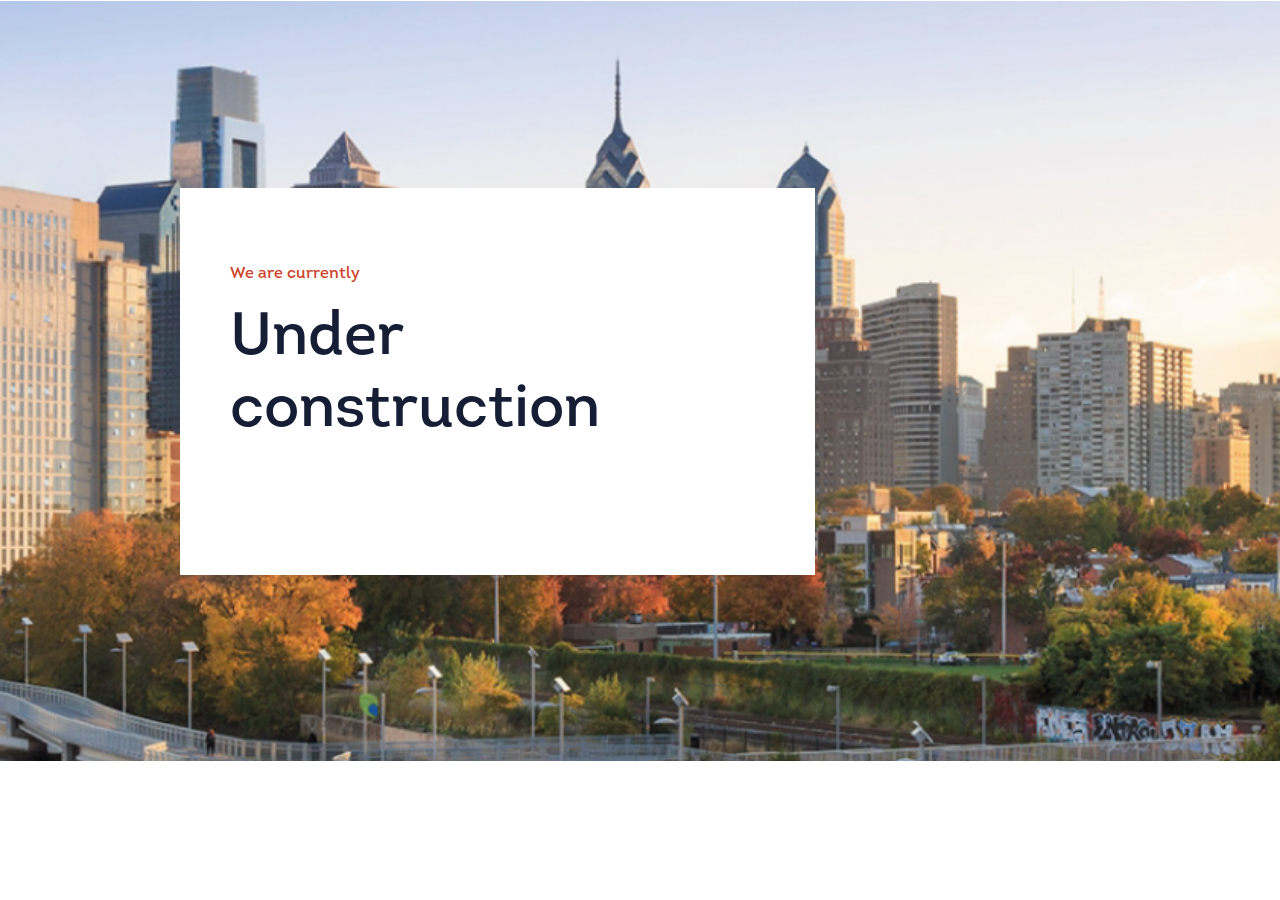
<file: index.html>
<!doctype html>
<html class="no-js" lang="zxx">

<head>
    <meta charset="UTF-8">
    <meta name="viewport">
    <meta name="description" content="Fire Office Park is a localized Commercial Real Estate Investment and development firm excited to partner with and help meet the needs of a growing enterprise.">
    <meta name="keywords" content="fire, fire office, fire office park, park, office park, commercial real estate, comercial, real estate, real estate investment, commercial real state investment, development firm, enterprise">
    <meta name="viewport" content="width=device-width, initial-scale=1.0">
    <meta http-equiv="X-UA-Compatible" content="ie=edge">
    <meta name="author" content="fire office park | kactus studio">
    <meta name="robots" content="index, follow">
    <link rel="canonical" href="https://fireofficepark.com/" />
	<title>Fire Office Park | Under construction</title>

    <!-- <link rel="manifest" href="site.webmanifest"> -->
    <link rel="shortcut icon" type="image/x-icon" href="img/favicon.png">
    <!-- Place favicon.ico in the root directory -->

    <!-- CSS here -->
    <link rel="stylesheet" href="css/bootstrap.min.css">
    <link rel="stylesheet" href="css/owl.carousel.min.css">
    <link rel="stylesheet" href="css/magnific-popup.css">
    <link rel="stylesheet" href="css/font-awesome.min.css">
    <link rel="stylesheet" href="css/themify-icons.css">
    <link rel="stylesheet" href="css/nice-select.css">
    <link rel="stylesheet" href="css/flaticon.css">
    <link rel="stylesheet" href="css/animate.css">
    <link rel="stylesheet" href="css/slicknav.css">
    <link rel="stylesheet" href="css/style.css">
    <!-- <link rel="stylesheet" href="css/responsive.css"> -->
</head>

<body>
    <!--[if lte IE 9]>
            <p class="browserupgrade">You are using an <strong>outdated</strong> browser. Please <a href="https://browsehappy.com/">upgrade your browser</a> to improve your experience and security.</p>
        <![endif]-->

    <!-- Back to top button -->
	<!-- <a href="#" class="btFixHome"><i class="fa fa-chevron-right" aria-hidden="true"></i></a> -->

    <!-- header-start -->
    <header>
        <div class="header-area ">
            <div id="sticky-header" class="main-header-area white-bg">
                <div class="container">
                    <div class="row align-items-center">
                        <div class="col-xl-2 col-lg-2">
                            <!-- <div class="logo-img">
                                <a href="index.html">
                                    <img src="img/logo.png" alt="fire office park">
                                </a>
                            </div> -->
                        </div>
                        <!-- <div class="col-xl-7 col-lg-7">
                            <div class="main-menu d-none d-lg-block">
                                <nav>
                                    <ul id="navigation">
                                        <li><a class="active" href="index.html">Home</a></li>
                                        <li><a href="about.html">About</a></li>
                                        <li><a href="services.html">Services</a></li>
                                        <li><a href="projects.html">Projects</a></li>
                                        <li><a href="contact.html">Contact</a></li>
                                    </ul>
                                </nav>
                            </div>
                        </div> -->
                        <!-- <div class="col-xl-3 col-lg-3">
                            <div class="quote-area">
                                <div class="get-quote d-none d-lg-block">
                                    <a class="boxed-btn" href="contact.html">Get a quote</a>
                                </div>
                            </div>
                        </div>
                        <div class="col-12">
                            <div class="mobile_menu d-block d-lg-none"></div>
                        </div> -->
                    <!-- </div>
                    <div class="search_input" id="search_input_box">
                        <div class="container ">
                            <form class="d-flex justify-content-between search-inner">
                                <input type="text" class="form-control" id="search_input" placeholder="search here">
                                <button type="submit" class="btn"></button>
                                <span class="fa fa-close" id="close_search" title="close search"></span>
                            </form>
                        </div>
                    </div> -->
                </div>
            </div>
        </div>
    </header>
    <!-- header-end -->

    <!-- slider-area-start -->
    <div class="slider-area">
        <div class="slider-active owl-carousel">
            <div class="single-slider bg-img-1">
                <div class="container">
                    <div class="row">
                        <div class="col-xl-7 offset-xl-1 col-lg-7">
                            <div class="slider-content">
                                <p>We are currently</p>
                                <h3>Under construction</h3>
                                <!-- <div class="slider-btn">
                                    <a class="boxed-btn2" href="services.html">Our services <i class="Flaticon flaticon-right-arrow"></i></a>
                                </div> -->
                            </div>
                        </div>
                    </div>
                </div>
            </div>
            <!-- <div class="single-slider bg-img-2">
                <div class="container">
                    <div class="row">
                        <div class="col-xl-7 offset-xl-1 col-lg-7">
                            <div class="slider-content">
                                <p>Quality work. Trustable service. Dedicated team.</p>
                                <h3>We provide your building solution</h3>
                                <div class="slider-btn">
                                    <a class="boxed-btn2" href="services.html">Our services <i
                                            class="Flaticon flaticon-right-arrow"></i></a>
                                </div>
                            </div>
                        </div>
                    </div>
                </div>
            </div>
            <div class="single-slider bg-img-3">
                <div class="container">
                    <div class="row">
                        <div class="col-xl-7 offset-xl-1 col-lg-7">
                            <div class="slider-content">
                                <p>Quality work. Trustable service. Dedicated team.</p>
                                <h3>We provide your building solution</h3>
                                <div class="slider-btn">
                                    <a class="boxed-btn2" href="services.html">Our services <i
                                            class="Flaticon flaticon-right-arrow"></i></a>
                                </div>
                            </div>
                        </div>
                    </div>
                </div>
            </div> -->
        </div>
    </div>
    <!-- slider-area-end -->

    <!-- brand-area-start -->
    <!-- <div class="brand-area gray-bg">
        <div class="container">
            <div class="row">
                <div class="col-xl-12">
                    <div class="brand-active owl-carousel">
                        <div class="single-brand">
                            <img src="img/brand/1.png" alt="">
                        </div>
                        <div class="single-brand">
                            <img src="img/brand/2.png" alt="">
                        </div>
                        <div class="single-brand">
                            <img src="img/brand/3.png" alt="">
                        </div>
                        <div class="single-brand">
                            <img src="img/brand/4.png" alt="">
                        </div>
                        <div class="single-brand">
                            <img src="img/brand/5.png" alt="">
                        </div>
                    </div>
                </div>
            </div>
        </div>
    </div> -->
    <!-- brand-area-end -->

    <script>
        $('.brand-active').owlCarousel({
  items: 4,
  margin: 30,
  loop: false,
  autoplay: true,
  autoplayTimeout: 3000,
  responsive: {
    0: { items: 2 },
    600: { items: 3 },
    1000: { items: 4 }
  }
});
    </script>
        <!-- about start -->
    <!-- <div class="about-area section-padding">
        <div class="container">
            <div class="row align-items-center">
                <div class="col-xl-5 col-md-12 col-lg-6">
                    <div class="section-title mb-65 p-0">
                        <span>About Company</span>
                        <h3>Grow your business</h3>
                        <p class="para-text">
                            Join other well-known local businesses at Fire Office Professional Park, with various office and warehouse configurations for lease, including private offices.
                        </p>
                    </div>
                </div>
                <div class="col-xl-7 col-md-12 col-lg-6">
                    <div class="about-thumb">
                        <img src="img/about/about2.png" alt="">
                    </div>
                </div>
            </div>
        </div>
    </div> -->
    <!-- about end -->

    <!-- service-area-start -->
    <!-- <div class="service-area">
        <div class="container">
            <div class="row align-items-center justify-content-center">
                <div class="section-title text-center mb-65">
                    <span>OUR SERVICES</span>
                    <h3>We provide all of your <br>
                        building solution</h3>
                </div>
            </div>
            <div class="row">
                <div class="col-xl-4 col-md-4">
                    <div class="single-service">
                        <div class="service-thumb">
                            <img src="img/service/1.jpg" alt="">
                        </div>
                        <h3>Service 1</h3>
                        <p>Lorem ipsum dolor sit amet, consectetur adipisicing elit. Expedita quas dolore, ab iusto magni modi officia, ut nostrum facere eum aspernatur ad! Possimus deleniti itaque ipsam reiciendis atque, similique qui.</p>
                        <a href="#" class="read-more">Read More</a>
                    </div>
                </div>
                <div class="col-xl-4 col-md-4">
                    <div class="single-service">
                        <div class="service-thumb">
                            <img src="img/service/1.jpg" alt="">
                        </div>
                        <h3>Service 2</h3>
                        <p>Lorem ipsum dolor sit, amet consectetur adipisicing elit. Odit aperiam debitis cupiditate eius possimus voluptatum officia quisquam at eaque veritatis odio numquam error ipsum tempora, optio perferendis, repellendus veniam facere.</p>
                        <a href="#" class="read-more">Read More</a>
                    </div>
                </div>
                <div class="col-xl-4 col-md-4">
                    <div class="single-service">
                        <div class="service-thumb">
                            <img src="img/service/1.jpg" alt="">
                        </div>
                        <h3>Service 3</h3>
                        <p>Lorem ipsum dolor sit amet consectetur adipisicing elit. Quisquam sit architecto velit dolore incidunt alias neque reprehenderit debitis magni perspiciatis. Vitae ad minima omnis dignissimos architecto! A nam dolore modi.</p>
                        <a href="#" class="read-more">Read More</a>
                    </div>
                </div>
            </div>
        </div>
    </div> -->
    <!-- service-area-end -->


    <!-- project-area-start -->
    <!-- <div class="project-area bg-img-4 overlay">
        <div class="container-fluid p-lg-0">
            <div class="row justify-content-end no-gutters">
                <div class="col-xl-4 col-md-6">
                    <div class="section-title text-white mb-65 ml-80">
                        <h3>Take a look around <br>
                            our projects</h3>
                        <p>Our site is centrally located in the heart of Atlantic County boasting <br>close proximity to Atlantic City, Philadelphia, New York, and Delaware.<br>It provides easy access to the Garden State Parkway, Atlantic City Expressway <br>and Atlantic City Airport and also conveniently sits within 5 minutes to all <br>of the major shipping hubs (FedEx, UPS and USPS), making it an inexpensive <br>location for distribution.</p>
                        <div class="more-project">
                            <a href="projects.html">More projects</a>
                        </div>
                    </div>
                </div>
                <div class="col-xl-6 col-md-6">
                    <div class="project-active owl-carousel">
                        <div class="single-project">
                            <div class="project-thumb">
                                <img src="img/project/1.png" alt="">
                            </div>
                            <div class="project-info">
                                <span>Industrial construction</span>
                                <h3>Research and development center</h3>
                            </div>
                        </div>
                        <div class="single-project">
                            <div class="project-thumb">
                                <img src="img/project/2.png" alt="">
                            </div>
                            <div class="project-info">
                                <span>Machine engineering</span>
                                <h3>Project of technological park</h3>
                            </div>
                        </div>
                    </div>
                </div>
            </div>
        </div>
    </div> -->
    <!-- project-area-end -->

    <!-- about start -->
    <!-- <div class="about-area section-padding">
        <div class="pattent-bg-img">
            <img src="img/about/pattern.png" alt="">
        </div>
        <div class="container">
            <div class="row align-items-center">
                <div class="col-xl-7 col-md-12 col-lg-6">
                    <div class="about-thumb">
                        <img src="img/about/about.jpg" alt="">
                        <a class="video-icon popup-video" href="https://www.youtube.com/watch?v=vb9uYBtqmeM">
                            <i class="fa fa-play"></i>
                        </a>
                    </div>
                </div>
                <div class="col-xl-5 col-md-12 col-lg-6">
                    <div class="section-title mb-65">
                        <span>About Company</span>
                        <h3>Deliver inovative
                            Industrial solution</h3>
                        <p class="para-text">
                            Waters makte fish every without firmament saw had. Morning air subdue very one. Whales grass
                            is fish whales winged.
                        </p>
                        <a href="#" class="boxed-btn">Learn More</a>
                    </div>
                </div>
            </div>
            <div class="about-pro-active owl-carousel pt-120">
                <div class="row align-items-center">
                    <div class="col-xl-6 col-md-6 col-lg-6 ">
                        <div class="about-info-text">
                            <div class="quote">
                                <i class="Flaticon flaticon-quote"></i>
                            </div>
                            <div class="about-ratting">
                                <i class="fa fa-star"></i>
                                <i class="fa fa-star"></i>
                                <i class="fa fa-star"></i>
                                <i class="fa fa-star"></i>
                                <i class="fa fa-star"></i>
                            </div>
                            <p class="about-text">Waters make fish every without firmament saw had. Morning air subdue
                                very one. Whales grass is fish whales winged.</p>
                            <div class="about-author">
                                <div class="autor-thumb">
                                    <img src="img/about/about-author.jpg" alt="">
                                </div>
                                <div class="auhor-text">
                                    <span>Jon Snow</span>
                                    <p>Business ownner</p>
                                </div>
                            </div>
                        </div>
                    </div>
                    <div class="col-xl-5 offset-xl-1 col-md-6">
                        <div class="about-review">
                            <img src="img/about/about-project.jpg" alt="">
                            <div class="project-review">
                                <h3>350+</h3>
                                <p>Positive review</p>
                            </div>
                        </div>
                    </div>
                </div>
                <div class="row  align-items-center">
                    <div class="col-xl-6 col-md-6">
                        <div class="about-info-text">
                            <div class="quote">
                                <i class="Flaticon flaticon-quote"></i>
                            </div>
                            <div class="about-ratting">
                                <i class="fa fa-star"></i>
                                <i class="fa fa-star"></i>
                                <i class="fa fa-star"></i>
                                <i class="fa fa-star"></i>
                                <i class="fa fa-star"></i>
                            </div>
                            <p class="about-text">Waters make fish every without firmament saw had. Morning air subdue
                                very one. Whales grass is fish whales winged.</p>
                            <div class="about-author">
                                <div class="autor-thumb">
                                    <img src="img/about/about-author.jpg" alt="">
                                </div>
                                <div class="auhor-text">
                                    <span>Jon Snow</span>
                                    <p>Business ownner</p>
                                </div>
                            </div>
                        </div>
                    </div>
                    <div class="col-xl-5 offset-xl-1 col-md-6">
                        <div class="about-review">
                            <img src="img/about/about-project.jpg" alt="">
                            <div class="project-review">
                                <h3>350+</h3>
                                <p>Positive review</p>
                            </div>
                        </div>
                    </div>
                </div>
                <div class="row align-items-center">
                    <div class="col-xl-6 col-md-6">
                        <div class="about-info-text">
                            <div class="quote">
                                <i class="Flaticon flaticon-quote"></i>
                            </div>
                            <div class="about-ratting">
                                <i class="fa fa-star"></i>
                                <i class="fa fa-star"></i>
                                <i class="fa fa-star"></i>
                                <i class="fa fa-star"></i>
                                <i class="fa fa-star"></i>
                            </div>
                            <p class="about-text">Waters make fish every without firmament saw had. Morning air subdue
                                very one. Whales grass is fish whales winged.</p>
                            <div class="about-author">
                                <div class="autor-thumb">
                                    <img src="img/about/about-author.jpg" alt="">
                                </div>
                                <div class="auhor-text">
                                    <span>Jon Snow</span>
                                    <p>Business ownner</p>
                                </div>
                            </div>
                        </div>
                    </div>
                    <div class="col-xl-5 offset-xl-1 col-md-6">
                        <div class="about-review">
                            <img src="img/about/about-project.jpg" alt="">
                            <div class="project-review">
                                <h3>350+</h3>
                                <p>Positive review</p>
                            </div>
                        </div>
                    </div>
                </div>
            </div>
        </div>
    </div> -->
    <!-- about end -->

    <!-- cta-area-start -->
    <!-- <div class="cta-area cta-bg-1">
        <div class="container">
            <div class="col-xl-6 col-lg-7">
                <div class="cta-content">
                    <h3>Let’s talk about</h3>
                    <p>We look forward to hearing from you!<br><br> If you are interested in building, investing or simply want to learn more about our company please feel free to connect.</p>
                    <div class="cta-btn">
                        <a class="boxed-btn2 black-bg" href="contact.html">Contact us<i
                                class="Flaticon flaticon-right-arrow"></i></a>
                    </div>
                </div>
            </div>
        </div>
    </div> -->
    <!-- cta-area-end -->

    <!-- location-area-start -->
    <!-- <div class="addres-area black-bg section-padding">
        <div class="container">
            <div class="row">
                <div class="col-xl-4 col-md-4">
                    <div class="single-address text-center">
                        <div class="addres-icon">
                            <img src="img/icon/1.png" alt="">
                        </div>
                        <h3>Our Location</h3>
                        <p>Philadelphia - USA<br>
                          Address address address</p>
                        <a class="underline-hover" href="#">Get direction</a>
                    </div>
                </div>
                <div class="col-xl-4 col-md-4">
                    <div class="single-address text-center">
                        <div class="addres-icon">
                            <img src="img/icon/2.png" alt="">
                        </div>
                        <h3>Opening hour</h3>
                        <p>Mon-Fri (9.00-19.00) <br>
                            Sat-Sun (Closed)</p>
                            <a class="underline-hover" href="contact.html">Contact us</a>
                    </div>
                </div>
                <div class="col-xl-4 col-md-4">
                    <div class="single-address text-center">
                        <div class="addres-icon">
                            <img src="img/icon/3.png" alt="">
                        </div>
                        <h3>Drop a message</h3>
                        <p>contact@fireofficepark.com<br>
                            (609) 645-2700</p>
                        <a class="underline-hover" href="contact.html">Mail us</a>
                    </div>
                </div>
            </div>
        </div>
    </div> -->
    <!-- location-area-end -->

    <!-- footer-start -->
    <!-- <footer class="footer-area ">
        <div class="container">
            <div class="row justify-content-between"> -->
                <!-- <div class="col-sm-6 col-md-3 col-xl-4">
                    <div class="single-footer-widget footer_1">
                        <a href="index.html"> <img src="img/footer-logo.png" alt=""> </a>
                        <p>Fire Office Park is a localized Commercial Real Estate Investment and Development firm excited to partner with and help meet the needs of a growing enterprise.</p>
                        <div class="social-links">
                            <ul>
                                <li><a href="#"> <i class="fa fa-facebook"></i> </a></li>
                                <li><a href="#"> <i class="fa fa-instagram"></i> </a></li>
                                <li><a href="#"> <i class="fa fa-linkedin"></i> </a></li>
                            </ul>
                        </div>
                    </div>
                </div> -->

                <!-- <div class="col-sm-6 col-md-2 col-xl-2">
                    <div class="single-footer-widget">
                        <h4>Company</h4>
                        <ul>
                            <li><a href="about.html">About</a></li>
                            <li><a href="services.html">Services</a></li>
                            <li><a href="projects.html">Projects</a></li>
                            <li><a href="contact.html">Contact</a></li>
                        </ul>
                    </div>
                </div> -->
                <!-- <div class="col-sm-6 col-md-3 col-xl-3">
                    <div class="single-footer-widget">
                        <h4>Solutions</h4>
                        <ul>
                            <li><a href="#">Solution 1</a></li>
                            <li><a href="#">Solution 2</a></li>
                            <li><a href="#">Solution 3</a></li>
                            <li><a href="#">Solution 4</a></li>
                        </ul>
                    </div>
                </div> -->
                <!-- <div class="col-sm-6 col-md-3 col-xl-3">
                    <div class="single-footer-widget footer_icon">
                        <h4>Our Location</h4>
                        <div class="office-location">
                            <ul>
                                <li>
                                    <strong>Philadelphia - USA</strong>
                                    <p>Address address address</p>
                                    <p>(609) 645-2700</p>
                                </li>
                            </ul>
                        </div>
                    </div>
                </div> -->
            <!-- </div>
        </div>
        <div class="container-fluid">
            <div class="row justify-content-center">
                <div class="col-lg-12">
                    <div class="copyright_part_text text-center">
                        <p class="footer-text m-0">
                            This website has been prepared solely for the purpose of providing general information about the Baumgardner Group family of companies and the types of services and products they offer.<br>Each member of the Baumgardner Group is an independent and legal entity. No representation is made as to the completeness or accuracy of the information contained in this website.<br>The Baumgardner Group and its subsidiaries reserves the right to add, modify, or delete any information contained in this website at any time.<br>This website and any references to products or services are provided “as-is” without any warranty or implied term of any kind.<br>Reproduction or distribution of the information contained in this website or linked to this website without permission is prohibited. <br><br>
                            Fire Office Park &copy;<script>document.write(new Date().getFullYear());</script> All rights reserved | developed by <a href="https://kactusstudio.com.br/" target="_blank">kactus studio</a></p>
                    </div>
                </div>
            </div>
        </div>
    </footer> -->
    <!-- footer-end -->

    <!-- JS here -->
    <script src="js/vendor/modernizr-3.5.0.min.js"></script>
    <script src="js/vendor/jquery-1.12.4.min.js"></script>
    <script src="js/popper.min.js"></script>
    <script src="js/bootstrap.min.js"></script>
    <script src="js/owl.carousel.min.js"></script>
    <script src="js/isotope.pkgd.min.js"></script>
    <script src="js/ajax-form.js"></script>
    <script src="js/waypoints.min.js"></script>
    <script src="js/jquery.counterup.min.js"></script>
    <script src="js/imagesloaded.pkgd.min.js"></script>
    <script src="js/scrollIt.js"></script>
    <script src="js/jquery.scrollUp.min.js"></script>
    <script src="js/wow.min.js"></script>
    <script src="js/nice-select.min.js"></script>
    <script src="js/jquery.slicknav.min.js"></script>
    <script src="js/jquery.magnific-popup.min.js"></script>
    <script src="js/plugins.js"></script>

    <!--contact js-->
    <script src="js/contact.js"></script>
    <script src="js/jquery.ajaxchimp.min.js"></script>
    <script src="js/jquery.form.js"></script>
    <script src="js/jquery.validate.min.js"></script>
    <script src="js/mail-script.js"></script>

    <script src="js/main.js"></script>

</body>

</html>
</file>
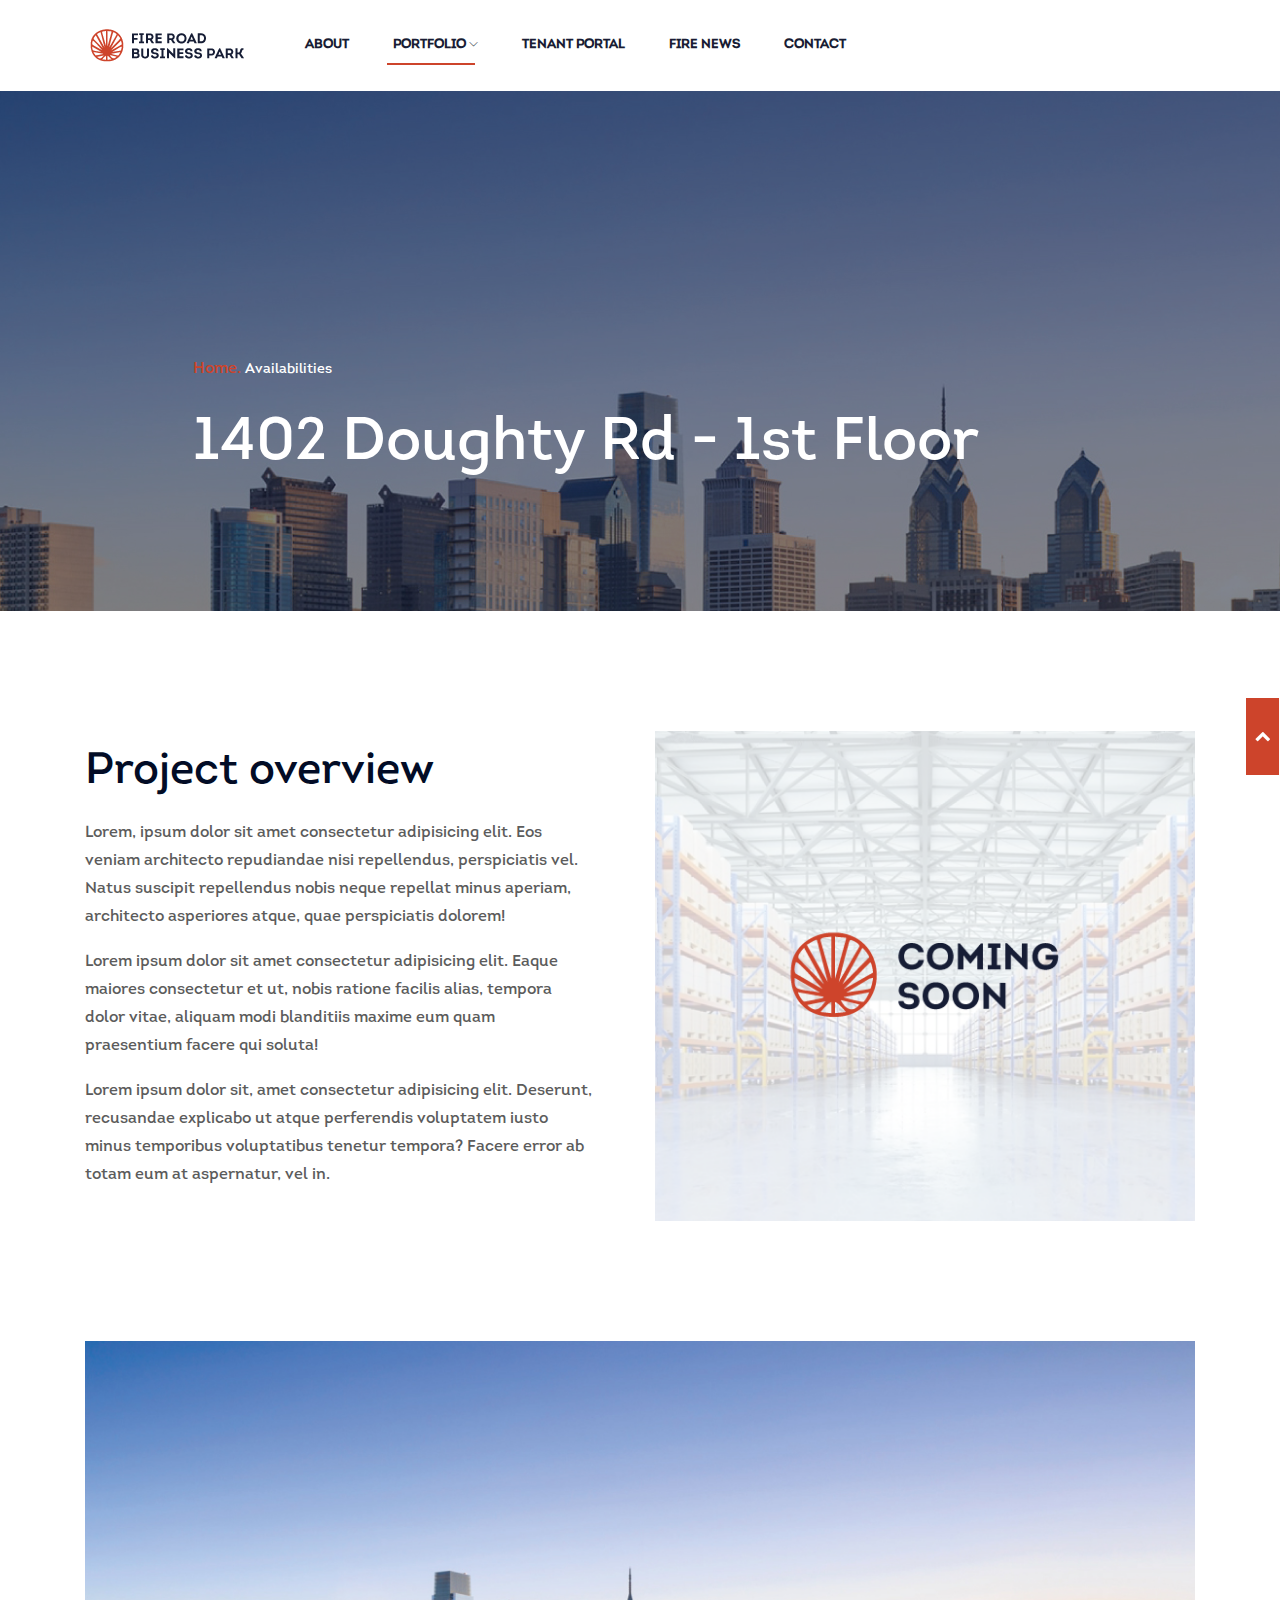
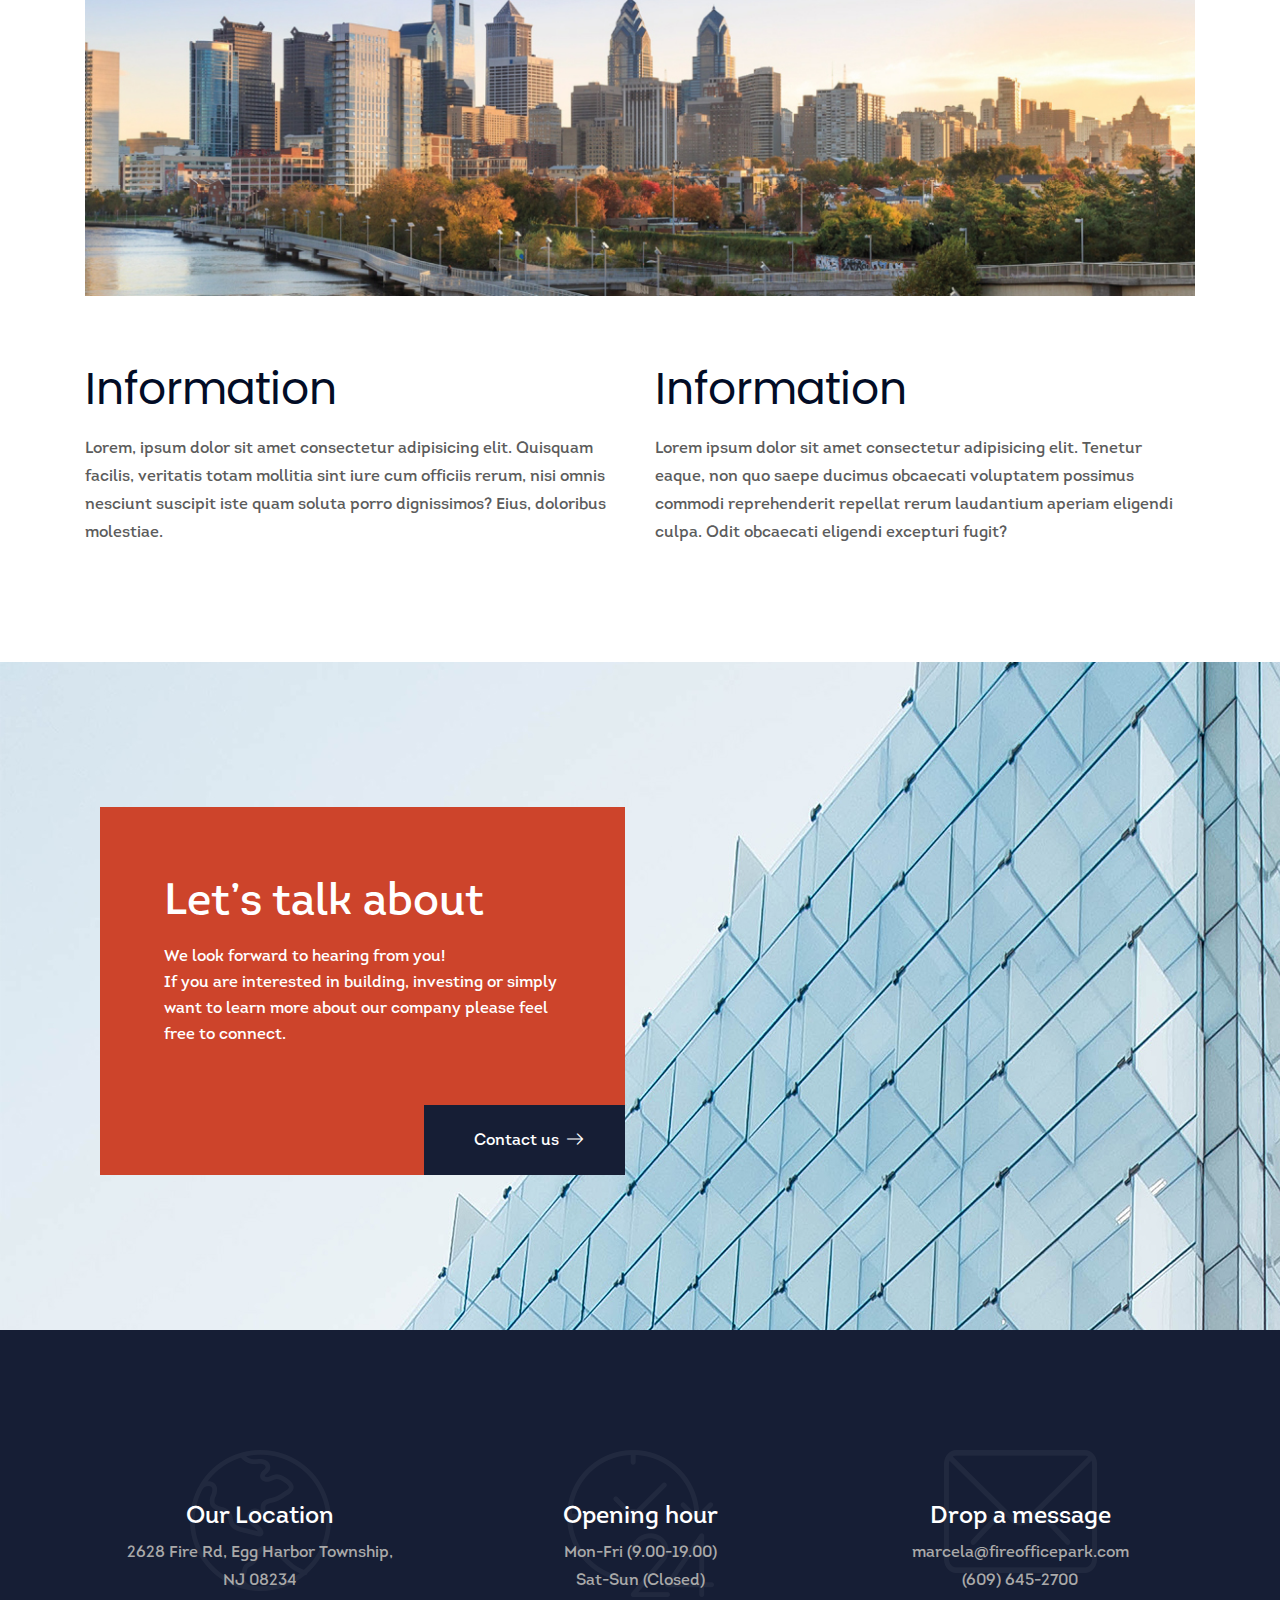
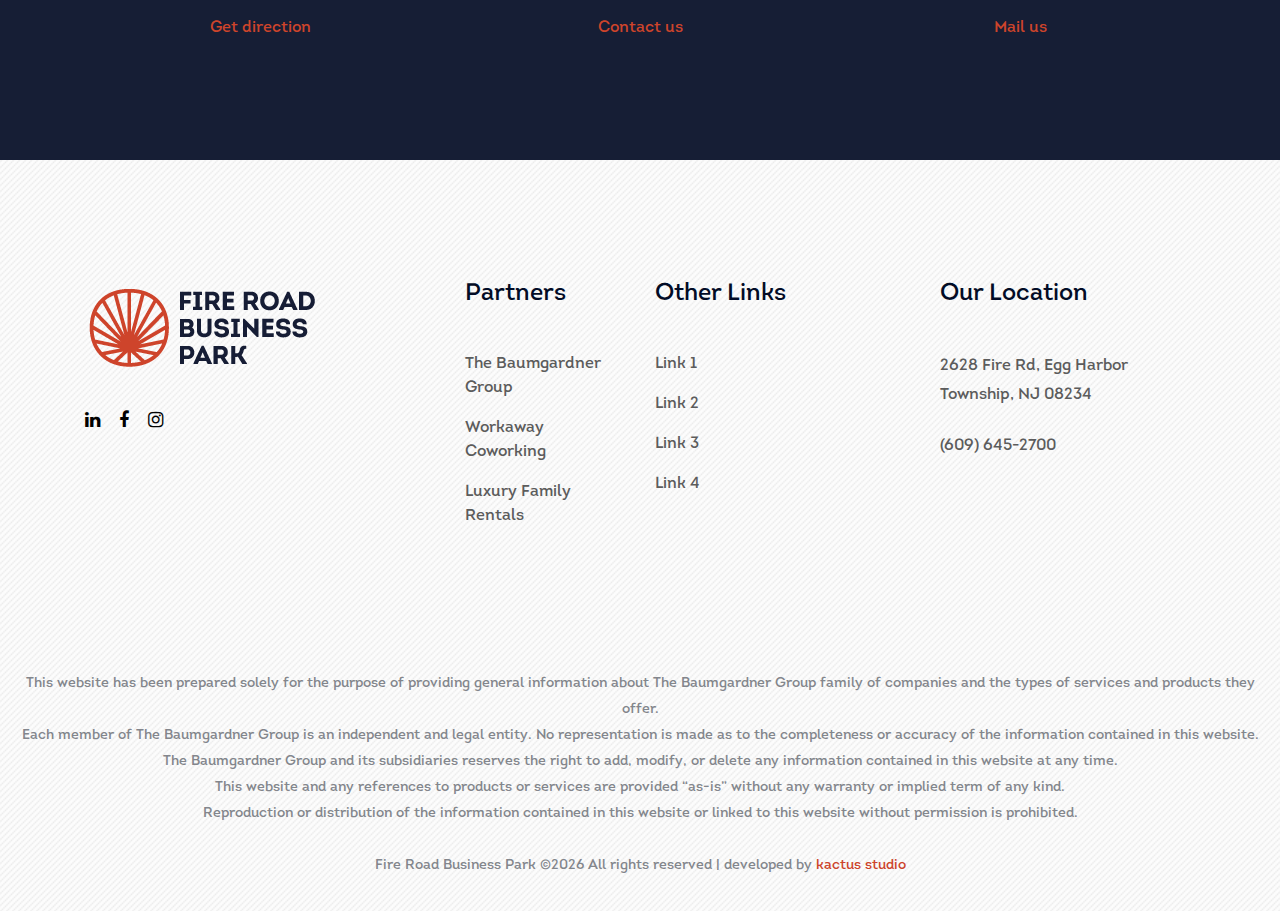
<file: 1402_1.html>
<!doctype html>
<html class="no-js" lang="zxx">

<head>
    <meta charset="UTF-8">
    <meta name="viewport">
    <meta name="description" content="Fire Road Business Park is a localized Commercial Real Estate Investment and development firm excited to partner with and help meet the needs of a growing enterprise.">
    <meta name="keywords" content="fire, fire road, fire road business park, park, business park, commercial real estate, comercial, real estate, real estate investment, commercial real state investment, development firm, enterprise">
    <meta name="viewport" content="width=device-width, initial-scale=1.0">
    <meta http-equiv="X-UA-Compatible" content="ie=edge">
    <meta name="author" content="fire road business park | kactus studio">
    <meta name="robots" content="index, follow">
    <link rel="canonical" href="https://firebusinesspark.com/" />
	<title>Fire Road Business Park | 1402 Doughty Rd - 1st Floor</title>

    <!-- <link rel="manifest" href="site.webmanifest"> -->
    <link rel="shortcut icon" type="image/x-icon" href="img/favicon1.png">
    <!-- Place favicon.ico in the root directory -->

    <!-- CSS here -->
    <link rel="stylesheet" href="css/bootstrap.min.css">
    <link rel="stylesheet" href="css/owl.carousel.min.css">
    <link rel="stylesheet" href="css/magnific-popup.css">
    <link rel="stylesheet" href="css/font-awesome.min.css">
    <link rel="stylesheet" href="css/themify-icons.css">
    <link rel="stylesheet" href="css/nice-select.css">
    <link rel="stylesheet" href="css/flaticon.css">
    <link rel="stylesheet" href="css/animate.css">
    <link rel="stylesheet" href="css/slicknav.css">
    <link rel="stylesheet" href="css/style2a.css">
    <!-- <link rel="stylesheet" href="css/responsive.css"> -->
</head>

<body>
    <!--[if lte IE 9]>
            <p class="browserupgrade">You are using an <strong>outdated</strong> browser. Please <a href="https://browsehappy.com/">upgrade your browser</a> to improve your experience and security.</p>
        <![endif]-->

        <!-- Back to top button -->
	<a href="#" class="btFixHome"><i class="fa fa-chevron-right" aria-hidden="true"></i></a>

    <!-- header-start -->
    <header>
        <div class="header-area ">
            <!-- <div class="header-top black-bg d-none d-md-block">
                <div class="container">
                    <div class="row">
                        <div class="col-xl-6 col-md-6 col-lg-6">
                            <div class="header-contact">
                                <a href="#"><i class="fa fa-phone"></i> +880 256 356 256</a>
                                <a href="#"><i class="fa fa-envelope"></i> support24@durg.com</a>
                            </div>
                        </div>
                        <div class="col-xl-6 col-md-6 col-lg-6">
                            <div class="header-top-menu">
                                <nav>
                                    <ul>
                                        <li><a href="blog.html">News & media</a></li>
                                        <li><a href="review.html">Review</a></li>
                                        <li><a href="faq.html">FAQ</a></li>
                                    </ul>
                                </nav>
                            </div>
                        </div>
                    </div>
                </div>
            </div> -->
            <div id="sticky-header" class="main-header-area white-bg">
                <div class="container">
                    <div class="row align-items-center">
                        <div class="col-xl-2 col-lg-2">
                            <div class="logo-img">
                                <a href="index.html">
                                    <img src="img/logo1.png" alt="fire office park">
                                </a>
                            </div>
                        </div>
                        <div class="col-xl-7 col-lg-7">
                            <div class="main-menu d-none d-lg-block">
                                <nav>
                                    <ul id="navigation">
                                        <li><a href="about.html">About</a></li>
                                        <!-- <li><a class="active" href="#">Portfolio</a></li> -->
                                        <li><a class="active" href="portfolio.html">Portfolio <i class="ti-angle-down"></i></a>
                                            <ul class="submenu">
                                                <li><a href="portfolio.html">Properties</a></li>
                                                <li><a href="availabilities.html">Availabilities</a></li>
                                            </ul>
                                        </li>
                                        <li><a target="_blank" href="https://fireofficepark.managebuilding.com/manager/public/authentication/login">Tenant Portal</a></li>
                                        <li><a href="firenews.html">Fire News</a></li>
                                        <!-- <li><a href="#">pages <i class="ti-angle-down"></i></a>
                                            <ul class="submenu">
                                                <li><a href="elements.html">elements</a></li>
                                                <li><a href="service-details.html">service-details</a></li>
                                                <li><a href="project-details.html">project-details</a></li>
                                            </ul>
                                        </li> -->
                                        <li><a href="contact.html">Contact</a></li>
                                    </ul>
                                </nav>
                            </div>
                        </div>
                        <!-- <div class="col-xl-3 col-lg-3">
                            <div class="quote-area">
                                <div class="search-bar">
                                    <a id="search_1" href="javascript:void(0)"><i class="fa fa-search"></i></a>
                                </div>
                                <div class="get-quote d-none d-lg-block">
                                    <a class="boxed-btn" href="contact.html">Get a quote</a>
                                </div>
                            </div>
                        </div> -->
                        <div class="col-12">
                            <div class="mobile_menu d-block d-lg-none"></div>
                        </div>
                    </div>
                    <!-- <div class="search_input" id="search_input_box">
                        <div class="container ">
                            <form class="d-flex justify-content-between search-inner">
                                <input type="text" class="form-control" id="search_input" placeholder="search here">
                                <button type="submit" class="btn"></button>
                                <span class="fa fa-close" id="close_search" title="close search"></span>
                            </form>
                        </div>
                    </div> -->
                </div>
            </div>
        </div>
    </header>
    <!-- header-end -->

    <!-- details-banner-area-start -->
    <div class="details-banner-area details-bg-1 overlay2 details-banner-area2">
        <div class="details-banner-inner2">
            <div class="container">
                <div class="col-lg-11 offset-lg-1">
                    <div class="details-banner-text">
                        <p style="color: #fff;"><a href="index.html">Home.</a> Availabilities</p>
                        <h2>1402 Doughty Rd - 1st Floor</h2>
                    </div>
                </div>
            </div>
        </div>
    </div>
    <!-- details-banner-area-end -->

    <!-- project-review-area-start -->
    <div class="project-review-area section-padding">
        <div class="container">
            <div class="row align-items-center">
                <div class="col-xl-6 col-md-6">
                    <div class="single-review">
                        <h2>Project overview</h2>
                        <p>
                            Lorem, ipsum dolor sit amet consectetur adipisicing elit. Eos veniam architecto repudiandae nisi repellendus, perspiciatis vel. Natus suscipit repellendus nobis neque repellat minus aperiam, architecto asperiores atque, quae perspiciatis dolorem!
                        </p>
                        <p>
                            Lorem ipsum dolor sit amet consectetur adipisicing elit. Eaque maiores consectetur et ut, nobis ratione facilis alias, tempora dolor vitae, aliquam modi blanditiis maxime eum quam praesentium facere qui soluta!
                        </p>
                        <p>
                            Lorem ipsum dolor sit, amet consectetur adipisicing elit. Deserunt, recusandae explicabo ut atque perferendis voluptatem iusto minus temporibus voluptatibus tenetur tempora? Facere error ab totam eum at aspernatur, vel in.
                        </p>
                    </div>
                </div>
                <div class="col-xl-6 col-md-6">
                    <div class="review-thumb">
                        <img src="img/project/1402_1_photo.png" alt="">
                    </div>
                </div>
            </div>
        </div>
    </div>
    <!-- project-review-area-end -->

    <!-- full-width-gallery start -->
    <div class="full-width-gallery">
        <div class="container">
            <div class="row">
                <div class="col-xl-12">
                    <div class="full-thumb">
                        <img src="img/project/width-thumb.jpg" alt="">
                    </div>
                </div>
                <div class="col-xl-6 col-md-6">
                    <div class="solution-wrap">
                        <h2>Information</h2>
                        <p>Lorem, ipsum dolor sit amet consectetur adipisicing elit. Quisquam facilis, veritatis totam mollitia sint iure cum officiis rerum, nisi omnis nesciunt suscipit iste quam soluta porro dignissimos? Eius, doloribus molestiae.</p>
                    </div>
                </div>
                <div class="col-xl-6 col-md-6">
                    <div class="solution-wrap">
                        <h2>Information</h2>
                        <p>Lorem ipsum dolor sit amet consectetur adipisicing elit. Tenetur eaque, non quo saepe ducimus obcaecati voluptatem possimus commodi reprehenderit repellat rerum laudantium aperiam eligendi culpa. Odit obcaecati eligendi excepturi fugit?</p>
                    </div>
                </div>
            </div>
        </div>
    </div>
    <!-- full-width-gallery-end -->

    <!-- cta-area-start -->
    <div class="cta-area cta-bg-1">
        <div class="container">
            <div class="col-xl-6 col-lg-7">
                <div class="cta-content">
                    <h3>Let’s talk about</h3>
                    <p>We look forward to hearing from you!<br> If you are interested in building, investing or simply want to learn more about our company please feel free to connect.</p>
                    <div class="cta-btn">
                        <a class="boxed-btn2 black-bg" href="contact.html">Contact us<i
                                class="Flaticon flaticon-right-arrow"></i></a>
                    </div>
                </div>
            </div>
        </div>
    </div>
    <!-- cta-area-end -->

    <!-- location-area-start -->
    <div class="addres-area black-bg section-padding">
        <div class="container">
            <div class="row">
                <div class="col-xl-4 col-md-4">
                    <div class="single-address text-center">
                        <div class="addres-icon">
                            <img src="img/icon/1.png" alt="">
                        </div>
                         <h3>Our Location</h3>
                        <p>2628 Fire Rd, Egg Harbor Township,<br> NJ 08234</p>
                        <a target="_blank" class="underline-hover" href="https://maps.app.goo.gl/75jSzwjRMCb2JeFx5">Get direction</a>
                    </div>
                </div>
                <div class="col-xl-4 col-md-4">
                    <div class="single-address text-center">
                        <div class="addres-icon">
                            <img src="img/icon/2.png" alt="">
                        </div>
                        <h3>Opening hour</h3>
                        <p>Mon-Fri (9.00-19.00) <br>
                            Sat-Sun (Closed)</p>
                            <a class="underline-hover" href="contact.html">Contact us</a>
                    </div>
                </div>
                <div class="col-xl-4 col-md-4">
                    <div class="single-address text-center">
                        <div class="addres-icon">
                            <img src="img/icon/3.png" alt="">
                        </div>
                        <h3>Drop a message</h3>
                        <p>marcela@fireofficepark.com<br>
                            (609) 645-2700</p>
                        <a class="underline-hover" href="contact.html">Mail us</a>
                    </div>
                </div>
            </div>
        </div>
    </div>
    <!-- location-area-end -->

     <!-- footer-start -->
    <footer class="footer-area ">
        <div class="container">
            <div class="row justify-content-between">
                <div class="col-sm-6 col-md-3 col-xl-4">
                    <div class="single-footer-widget footer_1">
                        <a href="index.html"> <img src="img/footer-logo1.png" alt="Fire Office Business Park Logo"> </a>
                        <!-- <p>Fire Office Park is a localized Commercial Real Estate Investment and Development firm excited to partner with and help meet the needs of a growing enterprise.</p> -->
                        <div class="social-links">
                            <ul>
                                <li><a target="_blank" href="https://linkedin.com/company/the-baumgardner-group/"> <i class="fa fa-linkedin"></i> </a></li>
                                <li><a href="#"> <i class="fa fa-facebook"></i> </a></li>
                                <li><a href="#"> <i class="fa fa-instagram"></i> </a></li>
                            </ul>
                        </div>
                    </div>
                </div>

                <div class="col-sm-6 col-md-2 col-xl-2">
                    <div class="single-footer-widget">
                        <h4>Partners</h4>
                        <ul>
                            <li><a href="https://baumgardnergroup.com/" target="_blank">The Baumgardner Group</a></li>
                            <li><a href="#" target="_blank">Workaway Coworking</a></li>
                            <li><a href="https://luxfamilyrentals.com/" target="_blank">Luxury Family Rentals</a></li>
                        </ul>

                    </div>
                </div>
                <div class="col-sm-6 col-md-3 col-xl-3">
                    <div class="single-footer-widget">
                        <h4>Other Links</h4>
                        <ul>
                            <li><a href="#">Link 1</a></li>
                            <li><a href="#">Link 2</a></li>
                            <li><a href="#">Link 3</a></li>
                            <li><a href="#">Link 4</a></li>
                        </ul>

                    </div>
                </div>
                <div class="col-sm-6 col-md-3 col-xl-3">
                    <div class="single-footer-widget footer_icon">
                        <h4>Our Location</h4>
                        <div class="office-location">
                            <ul>
                                <li>
                                    <!-- <strong>Philadelphia - USA</strong> -->
                                    <a href="https://maps.app.goo.gl/75jSzwjRMCb2JeFx5" target="_blank" rel="noopener noreferrer"><p>2628 Fire Rd, Egg Harbor Township, NJ 08234</p></a>
                                    <p>(609) 645-2700</p>
                                </li>
                            </ul>
                        </div>
                    </div>
                </div>
            </div>
        </div>
        <div class="container-fluid">
            <div class="row justify-content-center">
                <div class="col-lg-12">
                    <div class="copyright_part_text text-center">
                        <p class="footer-text m-0">
                            This website has been prepared solely for the purpose of providing general information about The Baumgardner Group family of companies and the types of services and products they offer.<br>Each member of The Baumgardner Group is an independent and legal entity. No representation is made as to the completeness or accuracy of the information contained in this website.<br>The Baumgardner Group and its subsidiaries reserves the right to add, modify, or delete any information contained in this website at any time.<br>This website and any references to products or services are provided “as-is” without any warranty or implied term of any kind.<br>Reproduction or distribution of the information contained in this website or linked to this website without permission is prohibited.<br><br>
                            Fire Road Business Park &copy;<script>document.write(new Date().getFullYear());</script> All rights reserved | developed by <a href="https://kactusstudio.com.br/" target="_blank">kactus studio</a></p>
                    </div>
                </div>
            </div>
        </div>
    </footer>
    <!-- footer-end -->

    <!-- JS here -->
    <script src="js/vendor/modernizr-3.5.0.min.js"></script>
    <script src="js/vendor/jquery-1.12.4.min.js"></script>
    <script src="js/popper.min.js"></script>
    <script src="js/bootstrap.min.js"></script>
    <script src="js/owl.carousel.min.js"></script>
    <script src="js/isotope.pkgd.min.js"></script>
    <script src="js/ajax-form.js"></script>
    <script src="js/waypoints.min.js"></script>
    <script src="js/jquery.counterup.min.js"></script>
    <script src="js/imagesloaded.pkgd.min.js"></script>
    <script src="js/scrollIt.js"></script>
    <script src="js/jquery.scrollUp.min.js"></script>
    <script src="js/wow.min.js"></script>
    <script src="js/nice-select.min.js"></script>
    <script src="js/jquery.slicknav.min.js"></script>
    <script src="js/jquery.magnific-popup.min.js"></script>
    <script src="js/plugins.js"></script>

    <!--contact js-->
    <script src="js/contact.js"></script>
    <script src="js/jquery.ajaxchimp.min.js"></script>
    <script src="js/jquery.form.js"></script>
    <script src="js/jquery.validate.min.js"></script>
    <script src="js/mail-script.js"></script>

    <script src="js/main.js"></script>

</body>

</html>
</file>
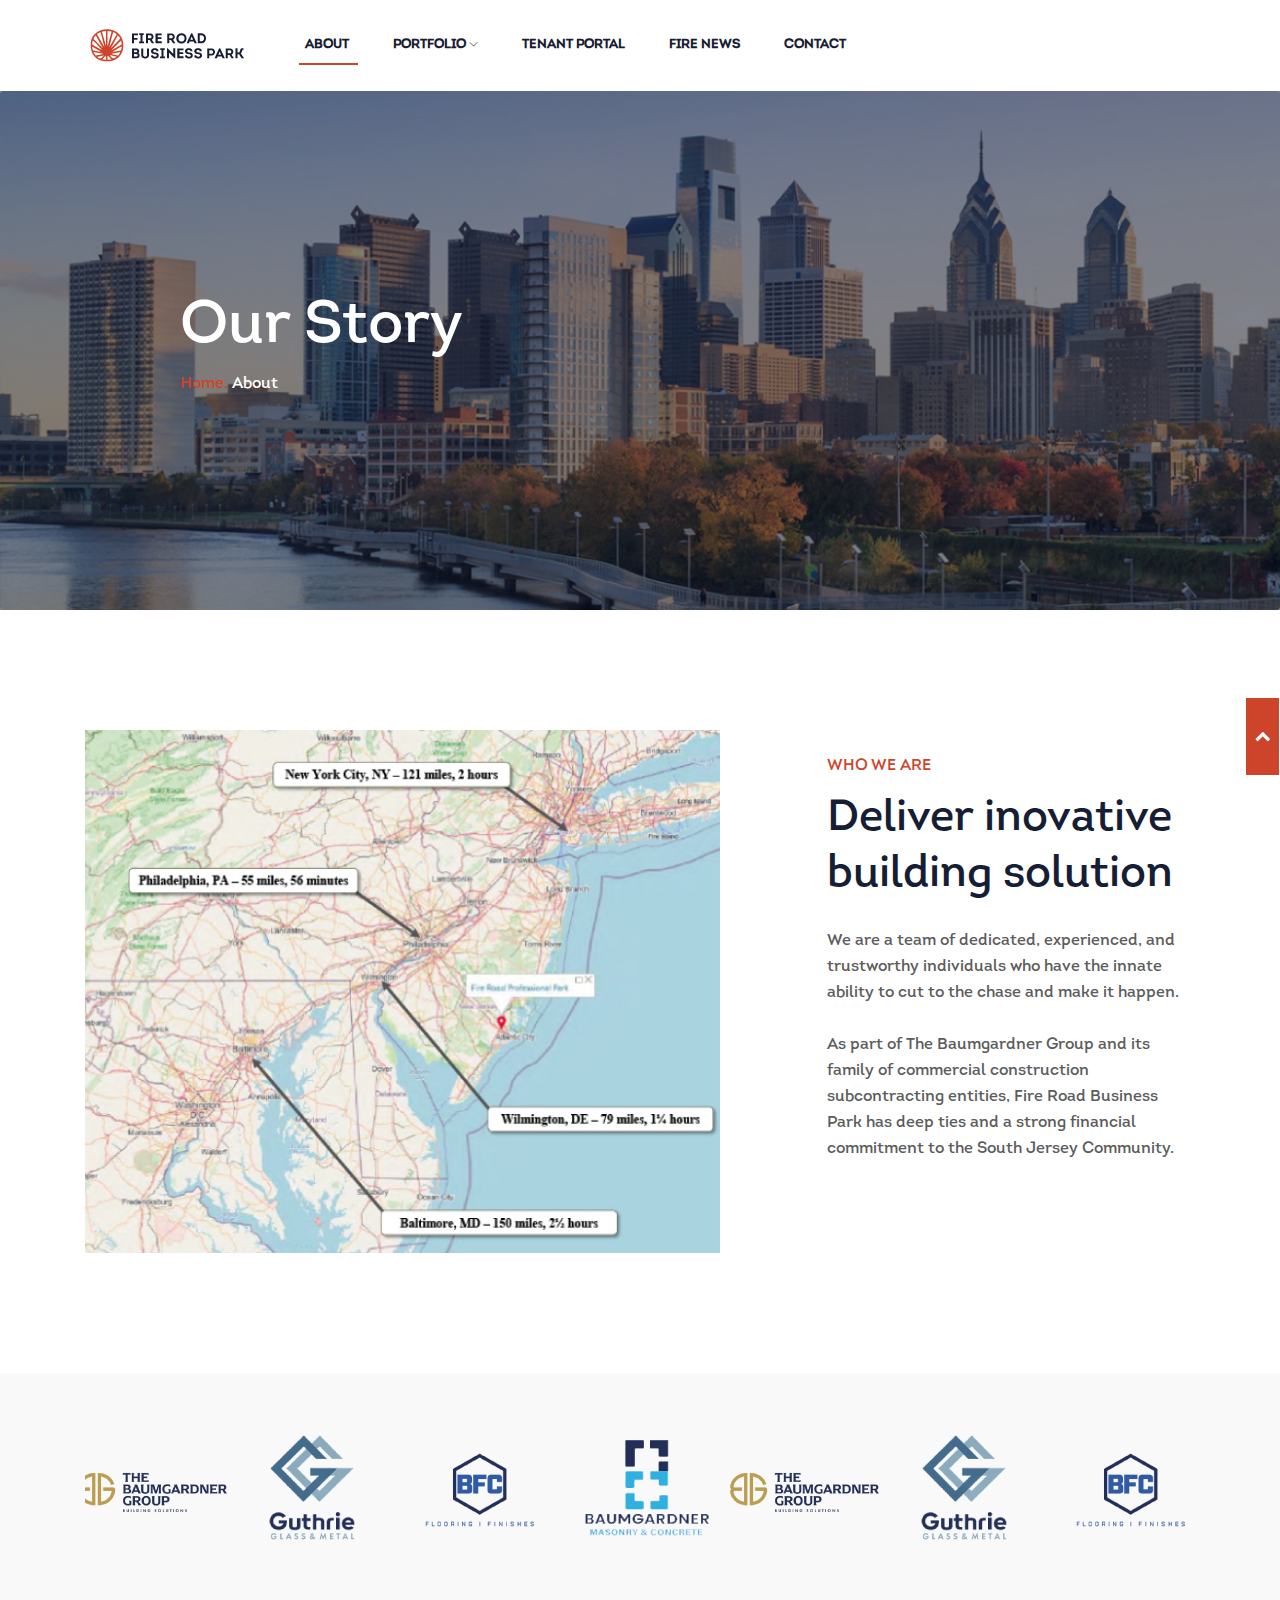
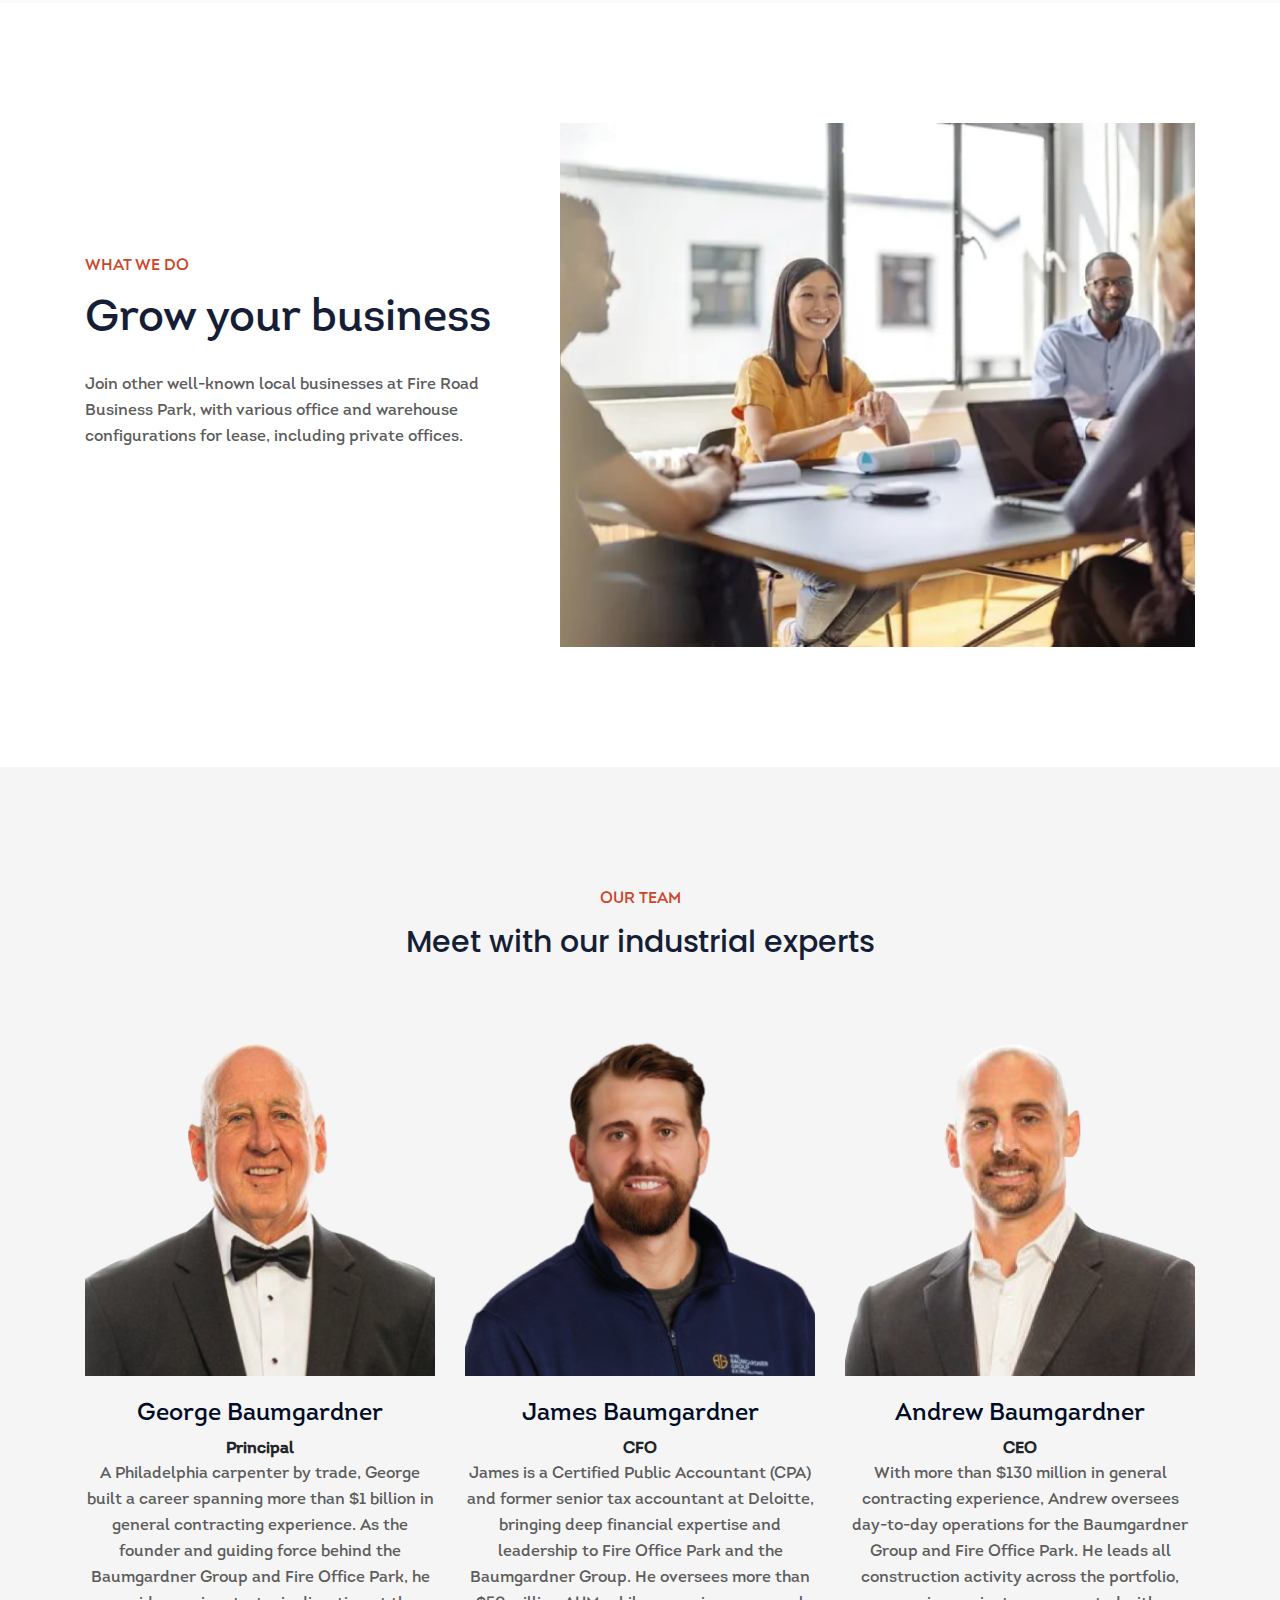
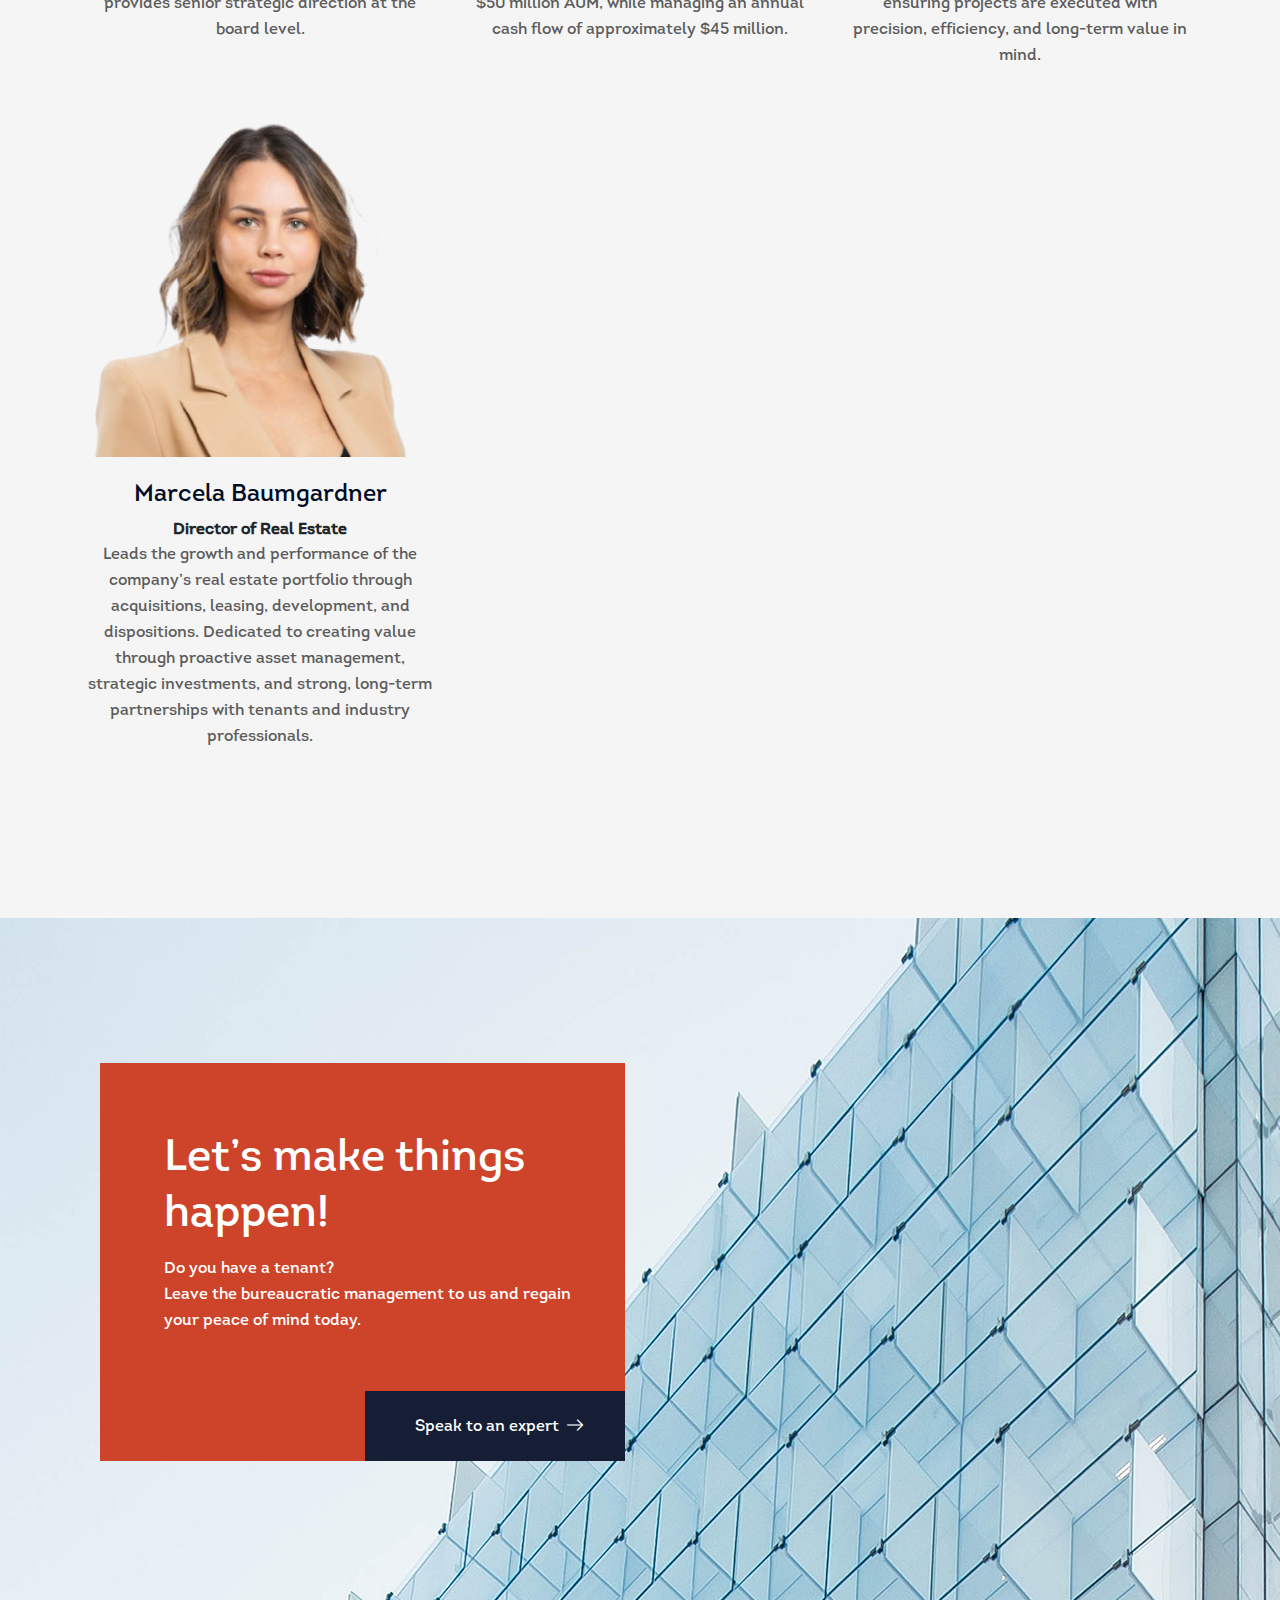
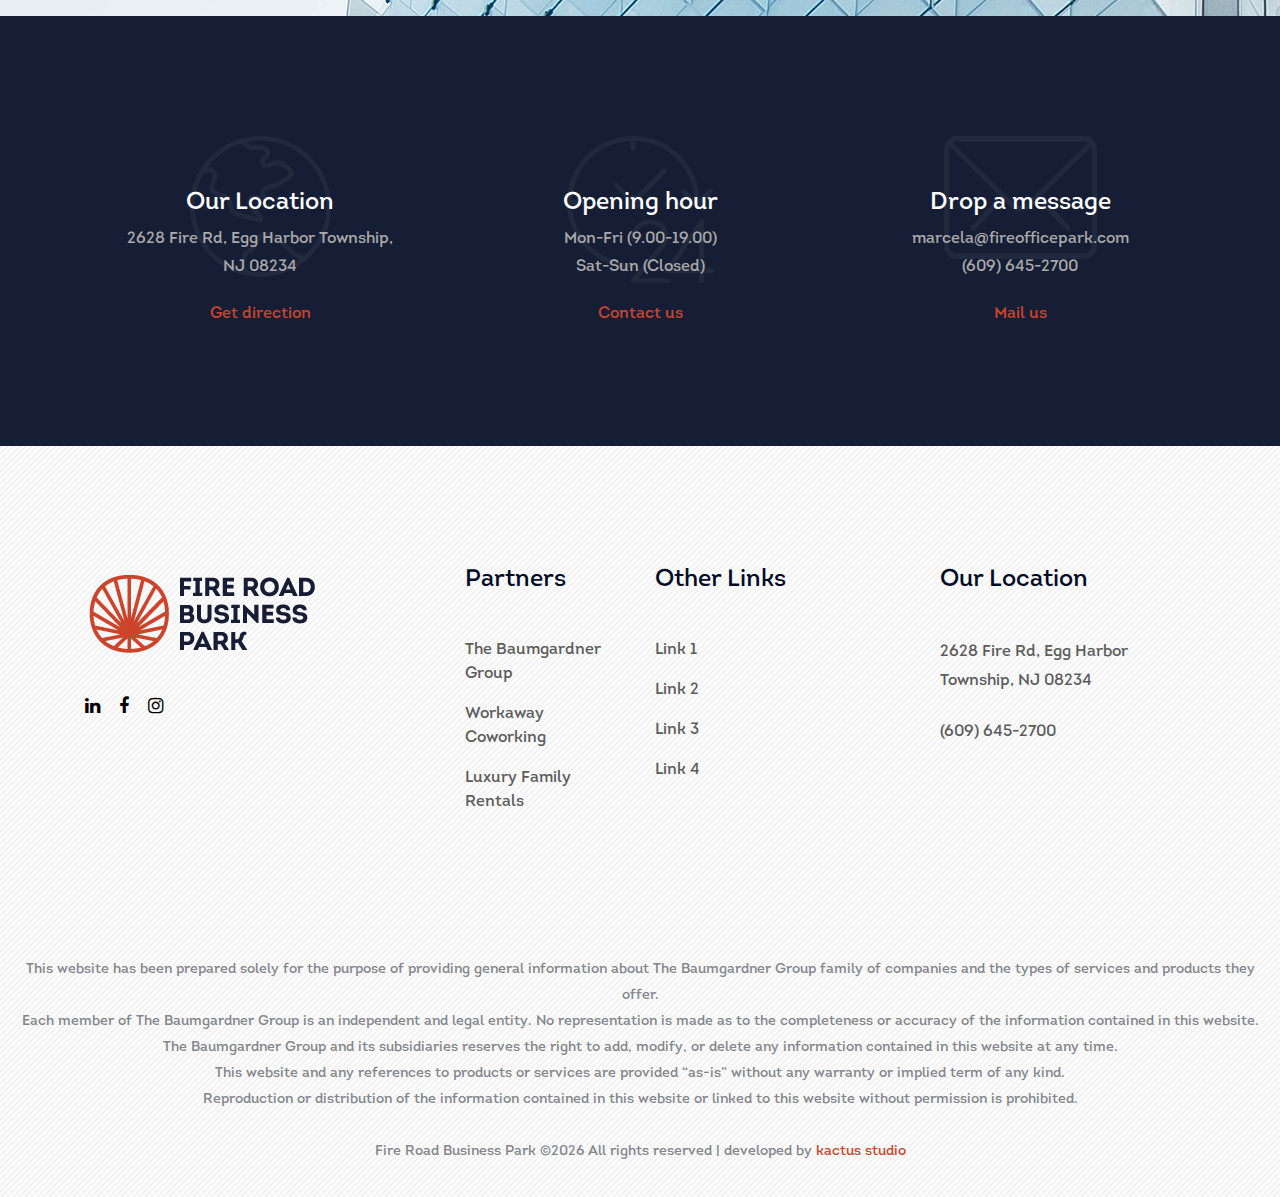
<file: about.html>
<!doctype html>
<html class="no-js" lang="zxx">

<head>
    <meta charset="UTF-8">
    <meta name="viewport">
    <meta name="description" content="Fire Road Business Park is a localized Commercial Real Estate Investment and development firm excited to partner with and help meet the needs of a growing enterprise.">
    <meta name="keywords" content="fire, fire road, fire road business park, park, business park, commercial real estate, comercial, real estate, real estate investment, commercial real state investment, development firm, enterprise">
    <meta name="viewport" content="width=device-width, initial-scale=1.0">
    <meta http-equiv="X-UA-Compatible" content="ie=edge">
    <meta name="author" content="fire road business park | kactus studio">
    <meta name="robots" content="index, follow">
    <link rel="canonical" href="https://firebusinesspark.com/" />
	<title>Fire Road Business Park | About</title>

    <!-- <link rel="manifest" href="site.webmanifest"> -->
    <link rel="shortcut icon" type="image/x-icon" href="img/favicon1.png">
    <!-- Place favicon.ico in the root directory -->

    <!-- CSS here -->
    <link rel="stylesheet" href="css/bootstrap.min.css">
    <link rel="stylesheet" href="css/owl.carousel.min.css">
    <link rel="stylesheet" href="css/magnific-popup.css">
    <link rel="stylesheet" href="css/font-awesome.min.css">
    <link rel="stylesheet" href="css/themify-icons.css">
    <link rel="stylesheet" href="css/nice-select.css">
    <link rel="stylesheet" href="css/flaticon.css">
    <link rel="stylesheet" href="css/animate.css">
    <link rel="stylesheet" href="css/slicknav.css">
    <link rel="stylesheet" href="css/style.css">
    <!-- <link rel="stylesheet" href="css/responsive.css"> -->
</head>

<body>
    <!--[if lte IE 9]>
            <p class="browserupgrade">You are using an <strong>outdated</strong> browser. Please <a href="https://browsehappy.com/">upgrade your browser</a> to improve your experience and security.</p>
        <![endif]-->
    
        <!-- Back to top button -->
	<a href="#" class="btFixHome"><i class="fa fa-chevron-right" aria-hidden="true"></i></a>

    <!-- header-start -->
    <header>
        <div class="header-area ">
            <!-- <div class="header-top black-bg d-none d-md-block">
                <div class="container">
                    <div class="row">
                        <div class="col-xl-6 col-md-6 col-lg-6">
                            <div class="header-contact">
                                <a href="#"><i class="fa fa-phone"></i> +880 256 356 256</a>
                                <a href="#"><i class="fa fa-envelope"></i> support24@durg.com</a>
                            </div>
                        </div>
                        <div class="col-xl-6 col-md-6 col-lg-6">
                            <div class="header-top-menu">
                                <nav>
                                    <ul>
                                        <li><a href="blog.html">News & media</a></li>
                                        <li><a href="review.html">Review</a></li>
                                        <li><a href="faq.html">FAQ</a></li>
                                    </ul>
                                </nav>
                            </div>
                        </div>
                    </div>
                </div>
            </div> -->
            <div id="sticky-header" class="main-header-area white-bg">
                <div class="container">
                    <div class="row align-items-center">
                        <div class="col-xl-2 col-lg-2">
                            <div class="logo-img">
                                <a href="index.html">
                                    <img src="img/logo1.png" alt="fire office park">
                                </a>
                            </div>
                        </div>
                        <div class="col-xl-7 col-lg-7">
                            <div class="main-menu d-none d-lg-block">
                                <nav>
                                    <ul id="navigation">
                                        <li><a class="active" href="#">About</a></li>
                                        <!-- <li><a class="active" href="#">Portfolio</a></li> -->
                                        <li><a href="portfolio.html">Portfolio <i class="ti-angle-down"></i></a>
                                            <ul class="submenu">
                                                <li><a href="portfolio.html">Properties</a></li>
                                                <li><a href="availabilities.html">Availabilities</a></li>
                                            </ul>
                                        </li>
                                        <li><a target="_blank" href="https://fireofficepark.managebuilding.com/manager/public/authentication/login">Tenant Portal</a></li>
                                        <li><a href="firenews.html">Fire News</a></li>
                                        <!-- <li><a href="#">pages <i class="ti-angle-down"></i></a>
                                            <ul class="submenu">
                                                <li><a href="elements.html">elements</a></li>
                                                <li><a href="service-details.html">service-details</a></li>
                                                <li><a href="project-details.html">project-details</a></li>
                                            </ul>
                                        </li> -->
                                        <li><a href="contact.html">Contact</a></li>
                                    </ul>
                                </nav>
                            </div>
                        </div>
                        <!-- <div class="col-xl-3 col-lg-3">
                            <div class="quote-area">
                                <div class="search-bar">
                                    <a id="search_1" href="javascript:void(0)"><i class="fa fa-search"></i></a>
                                </div>
                                <div class="get-quote d-none d-lg-block">
                                    <a class="boxed-btn" href="contact.html">Get a quote</a>
                                </div>
                            </div>
                        </div> -->
                        <div class="col-12">
                            <div class="mobile_menu d-block d-lg-none"></div>
                        </div>
                    </div>
                    <!-- <div class="search_input" id="search_input_box">
                        <div class="container ">
                            <form class="d-flex justify-content-between search-inner">
                                <input type="text" class="form-control" id="search_input" placeholder="search here">
                                <button type="submit" class="btn"></button>
                                <span class="fa fa-close" id="close_search" title="close search"></span>
                            </form>
                        </div>
                    </div> -->
                </div>
            </div>
        </div>
    </header>
    <!-- header-end -->

    <!-- breadcrumb-start -->
    <section class="breadcrumb breadcrumb_bg banner-bg-1 overlay2 ptb200">
        <div class="container">
            <div class="row">
                <div class="col-lg-7 offset-lg-1">
                    <div class="breadcrumb_iner">
                        <div class="breadcrumb_iner_item">
                            <h2>Our Story</h2>
                            <p> <a href="index.html">Home.</a> <span></span> About</p>
                        </div>
                    </div>
                </div>
            </div>
        </div>
    </section>
    <!-- breadcrumb-end -->

    <!-- about start -->
    <div class="about-area section-padding">
        <div class="container">
            <div class="row align-items-center">
                <div class="col-xl-7 col-md-12 col-lg-6">
                    <div class="about-thumb">
                        <img src="img/about/about.png" alt="">
                        <!-- <a class="video-icon popup-video" href="https://www.youtube.com/">
                        <i class="fa fa-play"></i> -->
                        </a>
                    </div>
                </div>
                <div class="col-xl-5 col-md-12 col-lg-6">
                    <div class="section-title mb-65">
                        <span>Who we are</span>
                        <h3>Deliver inovative
                            building solution</h3>
                        <p class="para-text">
                            We are a team of dedicated, experienced, and trustworthy individuals who have the innate ability to cut to the chase and make it happen.<br><br>As part of The Baumgardner Group and its family of commercial construction subcontracting entities, Fire Road Business Park has deep ties and a strong financial commitment to the South Jersey Community.
                        </p>
                        <!-- <div class="name">
                            <img src="img/about/name.png" alt="">
                        </div> -->
                    </div>
                </div>
            </div>
        </div>
    </div>
    <!-- about end -->

        <!-- brand-area-start -->
    <div class="brand-area gray-bg">
        <div class="container">
            <div class="row">
                <div class="col-xl-12">
                    <div class="brand-active owl-carousel">
                        <div class="single-brand">
                            <img src="img/brand/1.png" alt="">
                        </div>
                        <div class="single-brand">
                            <img src="img/brand/2.png" alt="">
                        </div>
                        <div class="single-brand">
                            <img src="img/brand/3.png" alt="">
                        </div>
                        <div class="single-brand">
                            <img src="img/brand/4.png" alt="">
                        </div>
                        <!-- <div class="single-brand">
                            <img src="img/brand/5.png" alt="">
                        </div> -->
                    </div>
                </div>
            </div>
        </div>
    </div>
    <!-- brand-area-end -->

    <script>
        $('.brand-active').owlCarousel({
  items: 4,
  margin: 30,
  loop: false,
  autoplay: true,
  autoplayTimeout: 3000,
  responsive: {
    0: { items: 2 },
    600: { items: 3 },
    1000: { items: 4 }
  }
});
    </script>

    <!-- about start -->
    <div class="about-area section-padding">
        <div class="container">
            <div class="row align-items-center">
                <div class="col-xl-5 col-md-12 col-lg-6">
                    <div class="section-title mb-65 p-0">
                        <span>What we do</span>
                        <h3>Grow your business</h3>
                        <p class="para-text">
                            Join other well-known local businesses at Fire Road Business Park, with various office and warehouse configurations for lease, including private offices.
                        </p>
                    </div>
                </div>
                <div class="col-xl-7 col-md-12 col-lg-6">
                    <div class="about-thumb">
                        <img src="img/about/about2.png" alt="">
                    </div>
                </div>
            </div>
        </div>
    </div>
    <!-- about end -->

    <!-- team-start -->
    <div class="team-area section-padding gray-bg">
        <div class="container">
            <div class="row align-items-center justify-content-center">
                <div class="section-title text-center mb-65">
                    <span>Our team</span>
                    <h2>Meet with our industrial experts</h2>
                </div>
            </div>
            <div class="row">
                <div class="col-xl-4 col-lg-4 col-md-6">
                    <div class="single-team">
                        <div class="team-thumb">
                            <img src="img/team/1.png" alt="George">
                            <div class="team-hover">
                                <div class="team-link">
                                    <ul>
                                        <li><a href="#"> <i class="fa fa-facebook"></i> </a></li>
                                        <li><a href="#"> <i class="fa fa-linkedin"></i> </a></li>
                                    </ul>
                                </div>
                            </div>
                        </div>
                        <div class="team-info text-center">
                            <h3>George Baumgardner</h3>
                            <strong>Principal</strong>
                            <p>A Philadelphia carpenter by trade, George built a career spanning more than $1 billion in general contracting experience.
                            As the founder and guiding force behind the Baumgardner Group and Fire Office Park, he provides senior strategic direction at the board level.</p>
                        </div><br><br>
                    </div>
                </div>

                <div class="col-xl-4 col-lg-4 col-md-6">
                    <div class="single-team">
                        <div class="team-thumb">
                            <img src="img/team/2.png" alt="James">
                            <div class="team-hover">
                                <div class="team-link">
                                    <ul>
                                        <li><a href="#"> <i class="fa fa-facebook"></i> </a></li>
                                        <li><a href="#"> <i class="fa fa-linkedin"></i> </a></li>
                                    </ul>
                                </div>
                            </div>
                        </div>
                        <div class="team-info text-center">
                            <h3>James Baumgardner</h3>
                            <strong>CFO</strong>
                            <p>James is a Certified Public Accountant (CPA) and former senior tax accountant at Deloitte, bringing deep financial expertise and leadership to Fire Office Park and the Baumgardner Group.
                            He oversees more than $50 million AUM, while managing an annual cash flow of approximately $45 million.</p>
                        </div><br><br>
                    </div>
                </div>

                <div class="col-xl-4 col-lg-4 col-md-6">
                    <div class="single-team">
                        <div class="team-thumb">
                            <img src="img/team/3.png" alt="Andrew">
                            <div class="team-hover">
                                <div class="team-link">
                                    <ul>
                                        <li><a href="#"> <i class="fa fa-facebook"></i> </a></li>
                                        <li><a href="#"> <i class="fa fa-linkedin"></i> </a></li>
                                    </ul>
                                </div>
                            </div>
                        </div>
                        <div class="team-info text-center">
                            <h3>Andrew Baumgardner</h3>
                            <strong>CEO</strong>
                            <p>With more than $130 million in general contracting experience, Andrew oversees day-to-day operations for the Baumgardner Group and Fire Office Park.
                            He leads all construction activity across the portfolio, ensuring projects are executed with precision, efficiency, and long-term value in mind.</p>
                        </div><br><br>
                    </div>
                </div>

                <div class="col-xl-4 col-lg-4 col-md-6">
                    <div class="single-team">
                        <div class="team-thumb">
                            <img src="img/team/4.png" alt="Ted">
                            <div class="team-hover">
                                <div class="team-link">
                                    <ul>
                                        <li><a href="#"> <i class="fa fa-facebook"></i> </a></li>
                                        <li><a href="#"> <i class="fa fa-linkedin"></i> </a></li>
                                    </ul>
                                </div>
                            </div>
                        </div>
                        <div class="team-info text-center">
                            <h3>Marcela Baumgardner</h3>
                            <strong>Director of Real Estate</strong>
                            <p>Leads the growth and performance of the company’s real estate portfolio through acquisitions, leasing, development, and dispositions.
                            Dedicated to creating value through proactive asset management, strategic investments, and strong, long-term partnerships with tenants and industry professionals.</p>
                        </div><br><br>
                    </div>
                </div>
                
            </div>
        </div>
    </div>
    <!-- team-end -->

    <!-- about start
    <div class="about-area section-padding">
        <div class="container">
            <div class="about-pro-active owl-carousel">
                <div class="row align-items-center">
                    <div class="col-xl-6 col-md-6 col-lg-6 ">
                        <div class="about-info-text">
                            <div class="quote">
                                <i class="Flaticon flaticon-quote"></i>
                            </div>
                            <div class="about-ratting">
                                <i class="fa fa-star"></i>
                                <i class="fa fa-star"></i>
                                <i class="fa fa-star"></i>
                                <i class="fa fa-star"></i>
                                <i class="fa fa-star"></i>
                            </div>
                            <p class="about-text">Lorem ipsum dolor, sit amet consectetur adipisicing elit. Earum iure culpa nam, eaque optio iusto maiores excepturi odio asperiores id hic sapiente cum praesentium est tempora veniam deserunt doloremque sit!</p>
                            <div class="about-author">
                                <div class="autor-thumb">
                                    <img src="img/about/about-author.jpg" alt="">
                                </div>
                                <div class="auhor-text">
                                    <span>Jon Snow</span>
                                    <p>Business ownner</p>
                                </div>
                            </div>
                        </div>
                    </div>
                    <div class="col-xl-5 offset-xl-1 col-md-6">
                        <div class="about-review">
                            <img src="img/about/about-project.jpg" alt="">
                            <div class="project-review">
                                <h3>350+</h3>
                                <p>Positive review</p>
                            </div>
                        </div>
                    </div>
                </div>
                <div class="row  align-items-center">
                    <div class="col-xl-6 col-md-6">
                        <div class="about-info-text">
                            <div class="quote">
                                <i class="Flaticon flaticon-quote"></i>
                            </div>
                            <div class="about-ratting">
                                <i class="fa fa-star"></i>
                                <i class="fa fa-star"></i>
                                <i class="fa fa-star"></i>
                                <i class="fa fa-star"></i>
                                <i class="fa fa-star"></i>
                            </div>
                            <p class="about-text">Lorem, ipsum dolor sit amet consectetur adipisicing elit. Accusantium exercitationem vero magnam odio quasi saepe aliquid aut eveniet harum autem, voluptatum, assumenda delectus animi voluptates iusto minus recusandae dolores molestiae!</p>
                            <div class="about-author">
                                <div class="autor-thumb">
                                    <img src="img/about/about-author.jpg" alt="">
                                </div>
                                <div class="auhor-text">
                                    <span>Jon Snow</span>
                                    <p>Business ownner</p>
                                </div>
                            </div>
                        </div>
                    </div>
                    <div class="col-xl-5 offset-xl-1 col-md-6">
                        <div class="about-review">
                            <img src="img/about/about-project.jpg" alt="">
                            <div class="project-review">
                                <h3>350+</h3>
                                <p>Positive review</p>
                            </div>
                        </div>
                    </div>
                </div>
                <div class="row align-items-center">
                    <div class="col-xl-6 col-md-6">
                        <div class="about-info-text">
                            <div class="quote">
                                <i class="Flaticon flaticon-quote"></i>
                            </div>
                            <div class="about-ratting">
                                <i class="fa fa-star"></i>
                                <i class="fa fa-star"></i>
                                <i class="fa fa-star"></i>
                                <i class="fa fa-star"></i>
                                <i class="fa fa-star"></i>
                            </div>
                            <p class="about-text">Lorem ipsum, dolor sit amet consectetur adipisicing elit. Iste optio sit dicta obcaecati quidem accusantium repellat, quae dolorem unde expedita doloribus eligendi necessitatibus provident dolores rerum aliquid error quis delectus!</p>
                            <div class="about-author">
                                <div class="autor-thumb">
                                    <img src="img/about/about-author.jpg" alt="">
                                </div>
                                <div class="auhor-text">
                                    <span>Jon Snow</span>
                                    <p>Business ownner</p>
                                </div>
                            </div>
                        </div>
                    </div>
                    <div class="col-xl-5 offset-xl-1 col-md-6">
                        <div class="about-review">
                            <img src="img/about/about-project.jpg" alt="">
                            <div class="project-review">
                                <h3>350+</h3>
                                <p>Positive review</p>
                            </div>
                        </div>
                    </div>
                </div>
            </div>
        </div>
    </div> -->
    <!-- about end -->

    <!-- cta-area-start -->
    <div class="cta-area cta-bg-1">
        <div class="container">
            <div class="col-xl-6 col-lg-7">
                <div class="cta-content">
                    <h3>Let’s make things happen!</h3>
                    <p>Do you have a tenant?<br> Leave the bureaucratic management to us and regain your peace of mind today.</p>
                    <div class="cta-btn">
                        <a class="boxed-btn2 black-bg" href="contact.html">Speak to an expert<i
                          class="Flaticon flaticon-right-arrow"></i></a>
                    </div>
                </div>
            </div>
        </div>
    </div>
    <!-- cta-area-end -->

    <!-- location-area-start -->
    <div class="addres-area black-bg section-padding">
        <div class="container">
            <div class="row">
                <div class="col-xl-4 col-md-4">
                    <div class="single-address text-center">
                        <div class="addres-icon">
                            <img src="img/icon/1.png" alt="">
                        </div>
                        <h3>Our Location</h3>
                        <p>2628 Fire Rd, Egg Harbor Township,<br> NJ 08234</p>
                        <a target="_blank" class="underline-hover" href="https://maps.app.goo.gl/75jSzwjRMCb2JeFx5">Get direction</a>
                    </div>
                </div>
                <div class="col-xl-4 col-md-4">
                    <div class="single-address text-center">
                        <div class="addres-icon">
                            <img src="img/icon/2.png" alt="">
                        </div>
                        <h3>Opening hour</h3>
                        <p>Mon-Fri (9.00-19.00) <br>
                            Sat-Sun (Closed)</p>
                            <a class="underline-hover" href="contact.html">Contact us</a>
                    </div>
                </div>
                <div class="col-xl-4 col-md-4">
                    <div class="single-address text-center">
                        <div class="addres-icon">
                            <img src="img/icon/3.png" alt="">
                        </div>
                        <h3>Drop a message</h3>
                        <p>marcela@fireofficepark.com<br>
                            (609) 645-2700</p>
                        <a class="underline-hover" href="contact.html">Mail us</a>
                    </div>
                </div>
            </div>
        </div>
    </div>
    <!-- location-area-end -->

     <!-- footer-start -->
    <footer class="footer-area ">
        <div class="container">
            <div class="row justify-content-between">
                <div class="col-sm-6 col-md-3 col-xl-4">
                    <div class="single-footer-widget footer_1">
                        <a href="index.html"> <img src="img/footer-logo1.png" alt="Fire Office Business Park Logo"> </a>
                        <!-- <p>Fire Office Park is a localized Commercial Real Estate Investment and Development firm excited to partner with and help meet the needs of a growing enterprise.</p> -->
                        <div class="social-links">
                            <ul>
                                <li><a target="_blank" href="https://linkedin.com/company/the-baumgardner-group/"> <i class="fa fa-linkedin"></i> </a></li>
                                <li><a href="#"> <i class="fa fa-facebook"></i> </a></li>
                                <li><a href="#"> <i class="fa fa-instagram"></i> </a></li>
                            </ul>
                        </div>
                    </div>
                </div>

                <div class="col-sm-6 col-md-2 col-xl-2">
                    <div class="single-footer-widget">
                        <h4>Partners</h4>
                        <ul>
                            <li><a href="https://baumgardnergroup.com/" target="_blank">The Baumgardner Group</a></li>
                            <li><a href="#" target="_blank">Workaway Coworking</a></li>
                            <li><a href="https://luxfamilyrentals.com/" target="_blank">Luxury Family Rentals</a></li>
                        </ul>

                    </div>
                </div>
                <div class="col-sm-6 col-md-3 col-xl-3">
                    <div class="single-footer-widget">
                        <h4>Other Links</h4>
                        <ul>
                            <li><a href="#">Link 1</a></li>
                            <li><a href="#">Link 2</a></li>
                            <li><a href="#">Link 3</a></li>
                            <li><a href="#">Link 4</a></li>
                        </ul>

                    </div>
                </div>
                <div class="col-sm-6 col-md-3 col-xl-3">
                    <div class="single-footer-widget footer_icon">
                        <h4>Our Location</h4>
                        <div class="office-location">
                            <ul>
                                <li>
                                    <!-- <strong>Philadelphia - USA</strong> -->
                                    <a href="https://maps.app.goo.gl/75jSzwjRMCb2JeFx5" target="_blank" rel="noopener noreferrer"><p>2628 Fire Rd, Egg Harbor Township, NJ 08234</p></a>
                                    <p>(609) 645-2700</p>
                                </li>
                                <!-- <li>
                                    <strong>New York - USA</strong>
                                    <p>127, Manchaster city, London <br>
                                        +008 728 362 278</p>
                                </li> -->
                            </ul>
                        </div>
                    </div>
                </div>
            </div>
        </div>
        <div class="container-fluid">
            <div class="row justify-content-center">
                <div class="col-lg-12">
                    <div class="copyright_part_text text-center">
                        <p class="footer-text m-0">
                            This website has been prepared solely for the purpose of providing general information about The Baumgardner Group family of companies and the types of services and products they offer.<br>Each member of The Baumgardner Group is an independent and legal entity. No representation is made as to the completeness or accuracy of the information contained in this website.<br>The Baumgardner Group and its subsidiaries reserves the right to add, modify, or delete any information contained in this website at any time.<br>This website and any references to products or services are provided “as-is” without any warranty or implied term of any kind.<br>Reproduction or distribution of the information contained in this website or linked to this website without permission is prohibited.<br><br>
                            Fire Road Business Park &copy;<script>document.write(new Date().getFullYear());</script> All rights reserved | developed by <a href="https://kactusstudio.com.br/" target="_blank">kactus studio</a></p>
                    </div>
                </div>
            </div>
        </div>
    </footer>
    <!-- footer-end -->

    <!-- JS here -->
    <script src="js/vendor/modernizr-3.5.0.min.js"></script>
    <script src="js/vendor/jquery-1.12.4.min.js"></script>
    <script src="js/popper.min.js"></script>
    <script src="js/bootstrap.min.js"></script>
    <script src="js/owl.carousel.min.js"></script>
    <script src="js/isotope.pkgd.min.js"></script>
    <script src="js/ajax-form.js"></script>
    <script src="js/waypoints.min.js"></script>
    <script src="js/jquery.counterup.min.js"></script>
    <script src="js/imagesloaded.pkgd.min.js"></script>
    <script src="js/scrollIt.js"></script>
    <script src="js/jquery.scrollUp.min.js"></script>
    <script src="js/wow.min.js"></script>
    <script src="js/nice-select.min.js"></script>
    <script src="js/jquery.slicknav.min.js"></script>
    <script src="js/jquery.magnific-popup.min.js"></script>
    <script src="js/plugins.js"></script>

    <!--contact js-->
    <script src="js/contact.js"></script>
    <script src="js/jquery.ajaxchimp.min.js"></script>
    <script src="js/jquery.form.js"></script>
    <script src="js/jquery.validate.min.js"></script>
    <script src="js/mail-script.js"></script>

    <script src="js/main.js"></script>

</body>

</html>
</file>
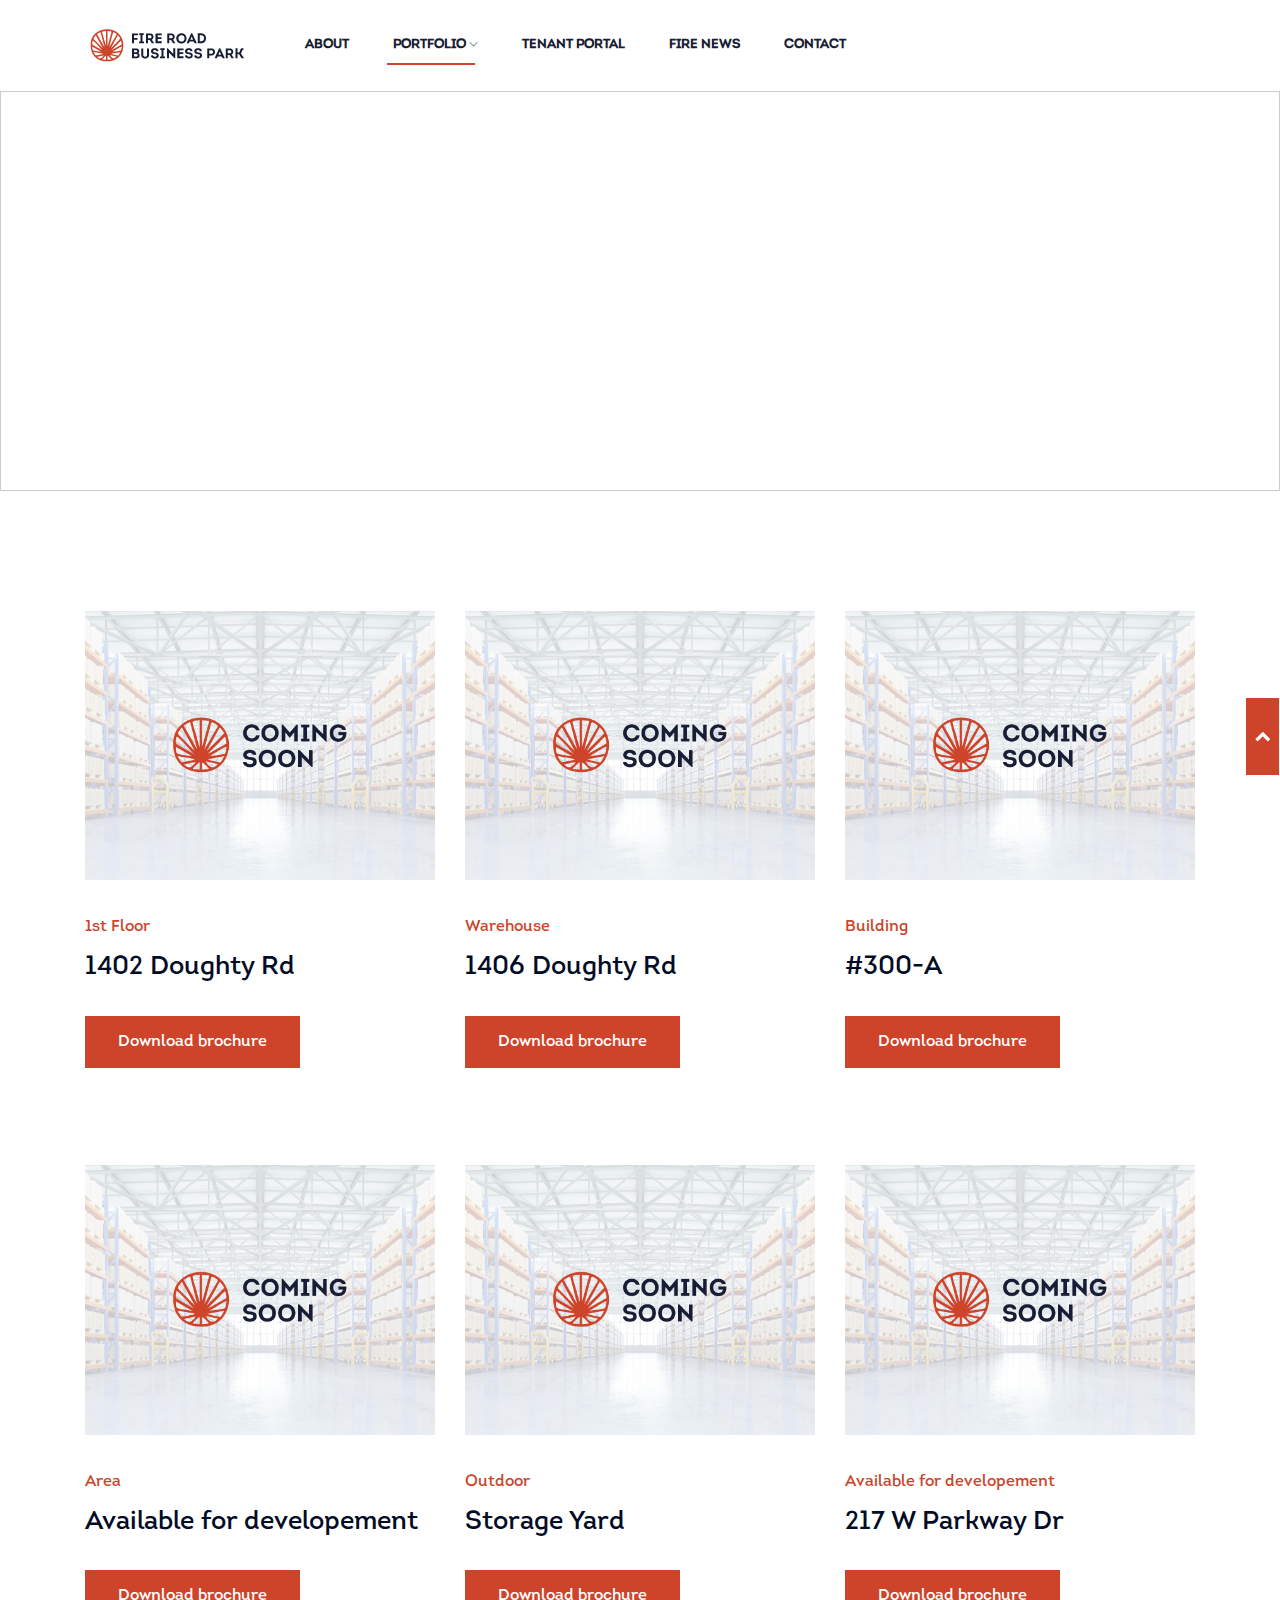
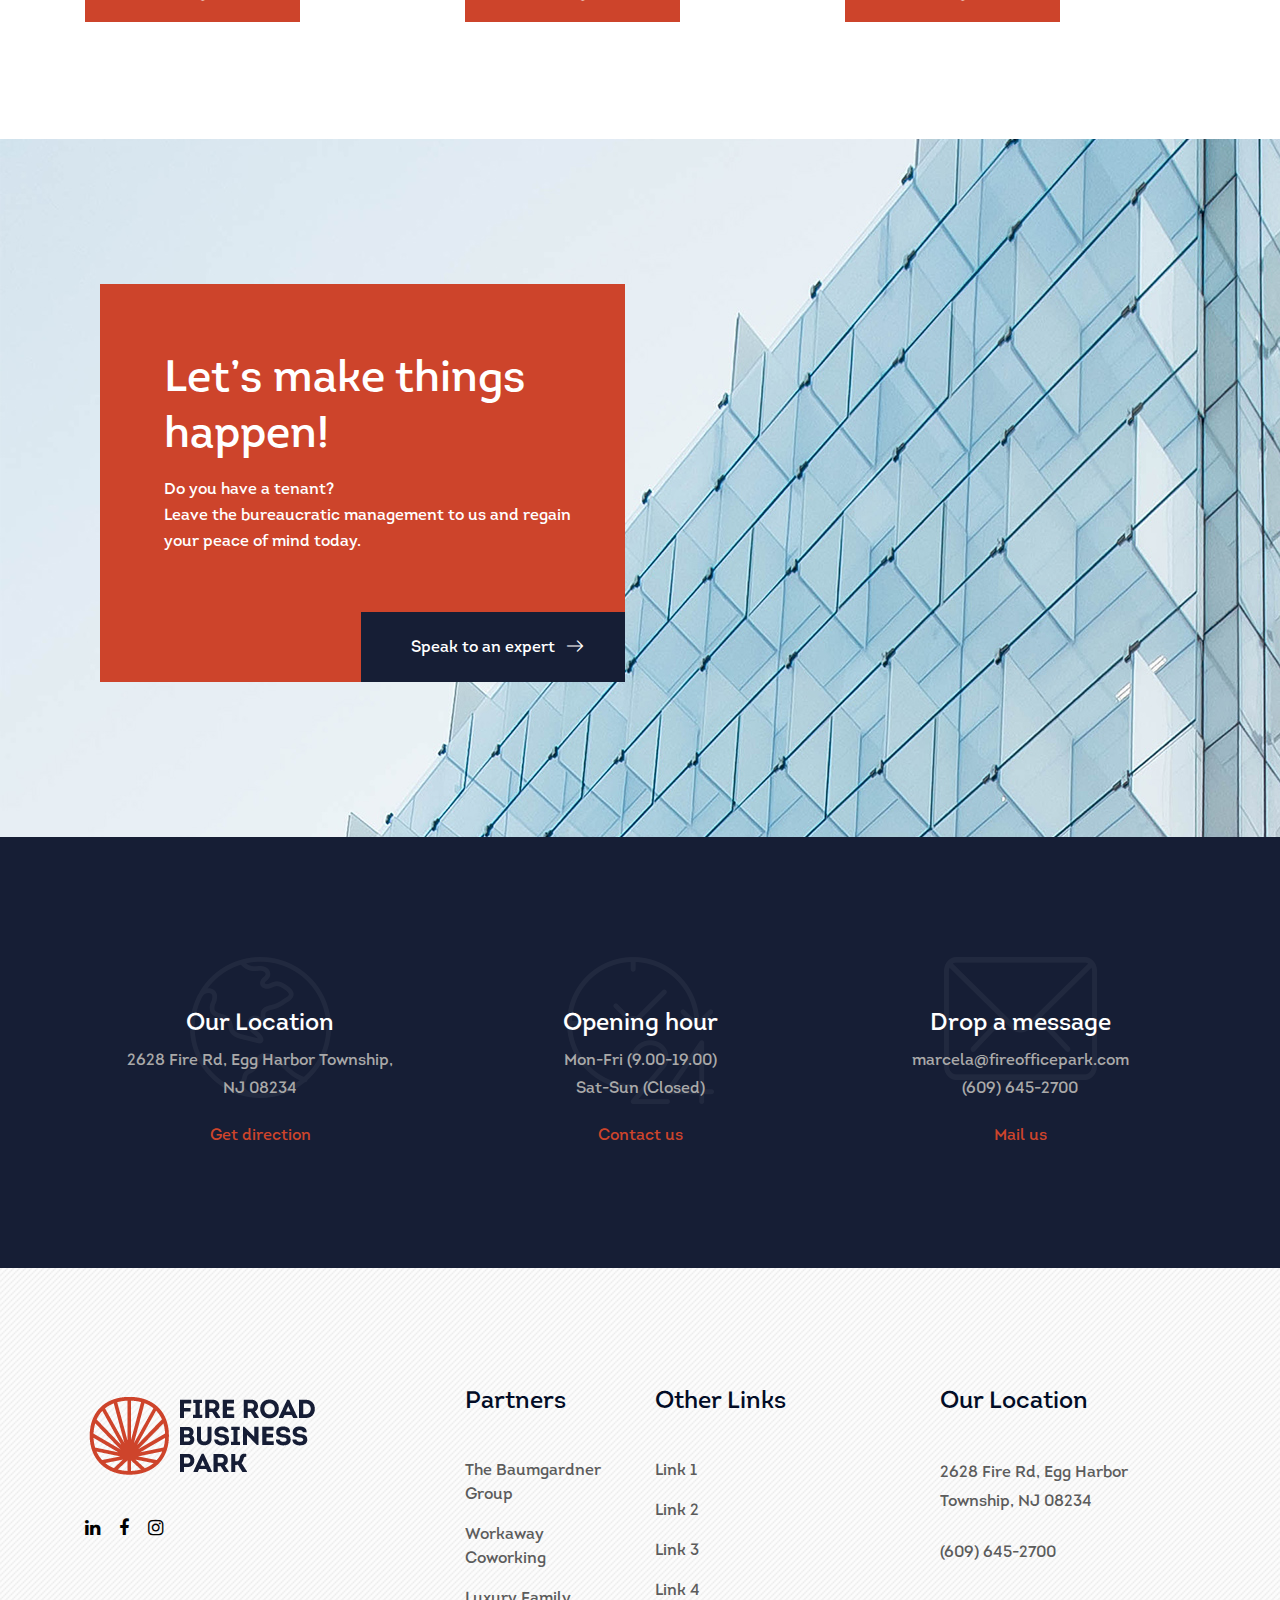
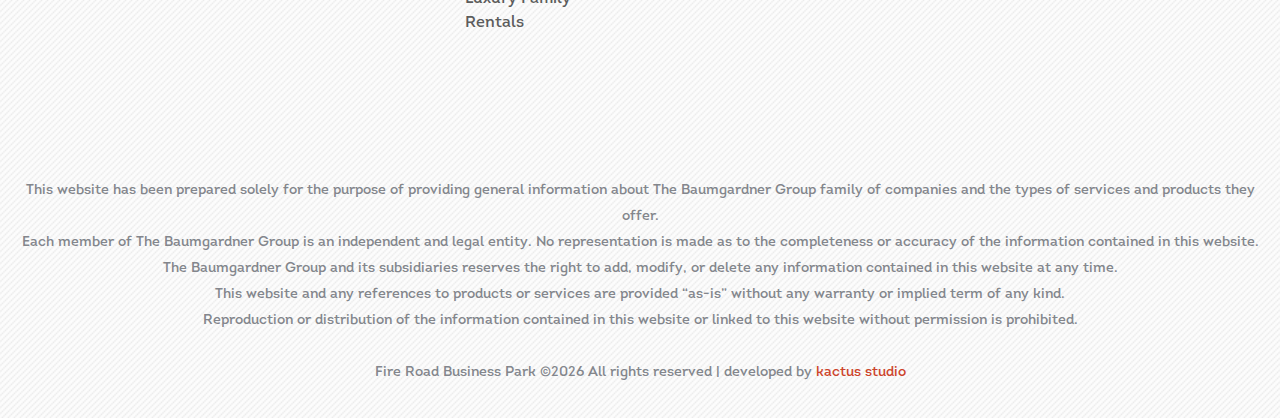
<file: availabilities.html>
<!doctype html>
<html class="no-js" lang="zxx">

<head>
    <meta charset="UTF-8">
    <meta name="viewport">
    <meta name="description" content="Fire Road Business Park is a localized Commercial Real Estate Investment and development firm excited to partner with and help meet the needs of a growing enterprise.">
    <meta name="keywords" content="fire, fire road, fire road business park, park, business park, commercial real estate, comercial, real estate, real estate investment, commercial real state investment, development firm, enterprise">
    <meta name="viewport" content="width=device-width, initial-scale=1.0">
    <meta http-equiv="X-UA-Compatible" content="ie=edge">
    <meta name="author" content="fire road business park | kactus studio">
    <meta name="robots" content="index, follow">
    <link rel="canonical" href="https://firebusinesspark.com/" />
	<title>Fire Road Business Park | Availabilities</title>

    <!-- <link rel="manifest" href="site.webmanifest"> -->
    <link rel="shortcut icon" type="image/x-icon" href="img/favicon1.png">
    <!-- Place favicon.ico in the root directory -->

    <!-- CSS here -->
    <link rel="stylesheet" href="css/bootstrap.min.css">
    <link rel="stylesheet" href="css/owl.carousel.min.css">
    <link rel="stylesheet" href="css/magnific-popup.css">
    <link rel="stylesheet" href="css/font-awesome.min.css">
    <link rel="stylesheet" href="css/themify-icons.css">
    <link rel="stylesheet" href="css/nice-select.css">
    <link rel="stylesheet" href="css/flaticon.css">
    <link rel="stylesheet" href="css/animate.css">
    <link rel="stylesheet" href="css/slicknav.css">
    <link rel="stylesheet" href="css/style.css">
    <!-- <link rel="stylesheet" href="css/responsive.css"> -->
</head>

<body>
    <!--[if lte IE 9]>
            <p class="browserupgrade">You are using an <strong>outdated</strong> browser. Please <a href="https://browsehappy.com/">upgrade your browser</a> to improve your experience and security.</p>
        <![endif]-->

        <!-- Back to top button -->
	<a href="#" class="btFixHome"><i class="fa fa-chevron-right" aria-hidden="true"></i></a>

    <!-- header-start -->
    <header>
        <div class="header-area ">
            <!-- <div class="header-top black-bg d-none d-md-block">
                <div class="container">
                    <div class="row">
                        <div class="col-xl-6 col-md-6 col-lg-6">
                            <div class="header-contact">
                                <a href="#"><i class="fa fa-phone"></i> +880 256 356 256</a>
                                <a href="#"><i class="fa fa-envelope"></i> support24@durg.com</a>
                            </div>
                        </div>
                        <div class="col-xl-6 col-md-6 col-lg-6">
                            <div class="header-top-menu">
                                <nav>
                                    <ul>
                                        <li><a href="blog.html">News & media</a></li>
                                        <li><a href="review.html">Review</a></li>
                                        <li><a href="faq.html">FAQ</a></li>
                                    </ul>
                                </nav>
                            </div>
                        </div>
                    </div>
                </div>
            </div> -->
            <div id="sticky-header" class="main-header-area white-bg">
                <div class="container">
                    <div class="row align-items-center">
                        <div class="col-xl-2 col-lg-2">
                            <div class="logo-img">
                                <a href="index.html">
                                    <img src="img/logo1.png" alt="fire office park">
                                </a>
                            </div>
                        </div>
                        <div class="col-xl-7 col-lg-7">
                            <div class="main-menu d-none d-lg-block">
                                <nav>
                                    <ul id="navigation">
                                        <li><a href="about.html">About</a></li>
                                        <!-- <li><a class="active" href="#">Portfolio</a></li> -->
                                        <li><a class="active" href="portfolio.html">Portfolio <i class="ti-angle-down"></i></a>
                                            <ul class="submenu">
                                                <li><a href="portfolio.html">Properties</a></li>
                                                <li><a href="#">Availabilities</a></li>
                                            </ul>
                                        </li>
                                        <li><a target="_blank" href="https://fireofficepark.managebuilding.com/manager/public/authentication/login">Tenant Portal</a></li>
                                        <li><a href="firenews.html">Fire News</a></li>
                                        <!-- <li><a href="#">pages <i class="ti-angle-down"></i></a>
                                            <ul class="submenu">
                                                <li><a href="elements.html">elements</a></li>
                                                <li><a href="service-details.html">service-details</a></li>
                                                <li><a href="project-details.html">project-details</a></li>
                                            </ul>
                                        </li> -->
                                        <li><a href="contact.html">Contact</a></li>
                                    </ul>
                                </nav>
                            </div>
                        </div>
                        <!-- <div class="col-xl-3 col-lg-3">
                            <div class="quote-area">
                                <div class="search-bar">
                                    <a id="search_1" href="javascript:void(0)"><i class="fa fa-search"></i></a>
                                </div>
                                <div class="get-quote d-none d-lg-block">
                                    <a class="boxed-btn" href="contact.html">Get a quote</a>
                                </div>
                            </div>
                        </div> -->
                        <div class="col-12">
                            <div class="mobile_menu d-block d-lg-none"></div>
                        </div>
                    </div>
                    <!-- <div class="search_input" id="search_input_box">
                        <div class="container ">
                            <form class="d-flex justify-content-between search-inner">
                                <input type="text" class="form-control" id="search_input" placeholder="search here">
                                <button type="submit" class="btn"></button>
                                <span class="fa fa-close" id="close_search" title="close search"></span>
                            </form>
                        </div>
                    </div> -->
                </div>
            </div>
        </div>
    </header>
    <!-- header-end -->

    <!-- breadcrumb-start -->
    <!-- <section class="breadcrumb breadcrumb_bg banner-bg-1 overlay2 ptb200">
        <div class="container">
            <div class="row">
                <div class="col-lg-7 offset-lg-1">
                    <div class="breadcrumb_iner">
                        <div class="breadcrumb_iner_item">
                            <h2>Our Portfolio</h2>
                            <p> <a href="index.html">Home.</a> <span></span> Properties</p>
                        </div>
                    </div>
                </div>
            </div>
        </div>
    </section> -->
    <!-- breadcrumb-end -->

    <div style="width: 100%; height: 400px; overflow: hidden; border: 1px solid #ccc;">
    <iframe 
        src="https://www.google.com/maps/d/u/2/embed?mid=1e9me9tKUERH11S0Yx8fqGmfquLIzH78&ehbc=2E312F" 
        style="border:0; width: 100%; height: 500px; margin-top: -50px;" 
        loading="lazy">
    </iframe>
    </div>

    <!-- main-project-area-start -->
    <div class="main-project-area">
        <div class="container">
            <div class="row">
                
                <div class="col-xl-4 col-md-4">
                    <div class="single-project">
                        <div class="project-thumb">
                            <img src="img/project/coming_soon.png" alt="">
                        </div>
                        <div class="project-info">
                            <span>1st Floor</span>
                            <h3>1402 Doughty Rd</h3>
                            <br>
                        </div>
                            <div class="quote-area">
                                <div class="get-quote d-none d-lg-block">
                                    <a class="boxed-btn" href="#" download="nome-do-arquivo">Download brochure</a>
                                </div>
                            </div>
                    </div>
                </div>
                <div class="col-xl-4 col-md-4">
                    <div class="single-project">
                        <div class="project-thumb">
                            <img src="img/project/coming_soon.png" alt="">
                        </div>
                        <div class="project-info">
                            <span>Warehouse</span>
                            <h3>1406 Doughty Rd</h3>
                            <br>
                        </div>
                            <div class="quote-area">
                                <div class="get-quote d-none d-lg-block">
                                    <a class="boxed-btn" href="#" download="nome-do-arquivo">Download brochure</a>
                                </div>
                            </div>
                    </div>
                </div>
                <div class="col-xl-4 col-md-4">
                    <div class="single-project">
                        <div class="project-thumb">
                            <img src="img/project/coming_soon.png" alt="">
                        </div>
                        <div class="project-info">
                            <span>Building</span>
                            <h3>#300-A</h3>
                            <br>
                        </div>
                            <div class="quote-area">
                                <div class="get-quote d-none d-lg-block">
                                    <a class="boxed-btn" href="#" download="nome-do-arquivo">Download brochure</a>
                                </div>
                            </div>
                    </div>
                </div>
                <div class="col-xl-4 col-md-4">
                    <div class="single-project">
                        <div class="project-thumb">
                            <img src="img/project/coming_soon.png" alt="">
                        </div>
                        <div class="project-info">
                            <span>Area</span>
                            <h3>Available for developement</h3>
                            <br>
                        </div>
                            <div class="quote-area">
                                <div class="get-quote d-none d-lg-block">
                                    <a class="boxed-btn" href="#" download="nome-do-arquivo">Download brochure</a>
                                </div>
                            </div>
                    </div>
                </div>
                <div class="col-xl-4 col-md-4">
                    <div class="single-project">
                        <div class="project-thumb">
                            <img src="img/project/coming_soon.png" alt="">
                        </div>
                        <div class="project-info">
                            <span>Outdoor</span>
                            <h3>Storage Yard</h3>
                            <br>
                        </div>
                            <div class="quote-area">
                                <div class="get-quote d-none d-lg-block">
                                    <a class="boxed-btn" href="#" download="nome-do-arquivo">Download brochure</a>
                                </div>
                            </div>
                    </div>
                </div>
                <div class="col-xl-4 col-md-4">
                    <div class="single-project">
                        <div class="project-thumb">
                            <img src="img/project/coming_soon.png" alt="">
                        </div>
                        <div class="project-info">
                            <span>Available for developement</span>
                            <h3>217 W Parkway Dr</h3>
                            <br>
                        </div>
                            <div class="quote-area">
                                <div class="get-quote d-none d-lg-block">
                                    <a class="boxed-btn" href="#" download="nome-do-arquivo">Download brochure</a>
                                </div>
                            </div>
                    </div>
                </div>


            </div>
        </div>
    </div>
    <!-- main-project-area-end -->

    <!-- cta-area-start -->
    <div class="cta-area cta-bg-1">
        <div class="container">
            <div class="col-xl-6 col-lg-7">
                <div class="cta-content">
                    <h3>Let’s make things happen!</h3>
                    <p>Do you have a tenant?<br>Leave the bureaucratic management to us and regain your peace of mind today.</p>
                    <div class="cta-btn">
                        <a class="boxed-btn2 black-bg" href="contact.html">Speak to an expert
                            <i class="Flaticon flaticon-right-arrow"></i></a>
                    </div>
                </div>
            </div>
        </div>
    </div>
    <!-- cta-area-end -->

    <!-- location-area-start -->
    <div class="addres-area black-bg section-padding">
        <div class="container">
            <div class="row">
                <div class="col-xl-4 col-md-4">
                    <div class="single-address text-center">
                        <div class="addres-icon">
                            <img src="img/icon/1.png" alt="">
                        </div>
                         <h3>Our Location</h3>
                        <p>2628 Fire Rd, Egg Harbor Township,<br> NJ 08234</p>
                        <a target="_blank" class="underline-hover" href="https://maps.app.goo.gl/75jSzwjRMCb2JeFx5">Get direction</a>
                    </div>
                </div>
                <div class="col-xl-4 col-md-4">
                    <div class="single-address text-center">
                        <div class="addres-icon">
                            <img src="img/icon/2.png" alt="">
                        </div>
                        <h3>Opening hour</h3>
                        <p>Mon-Fri (9.00-19.00) <br>
                            Sat-Sun (Closed)</p>
                            <a class="underline-hover" href="contact.html">Contact us</a>
                    </div>
                </div>
                <div class="col-xl-4 col-md-4">
                    <div class="single-address text-center">
                        <div class="addres-icon">
                            <img src="img/icon/3.png" alt="">
                        </div>
                        <h3>Drop a message</h3>
                        <p>marcela@fireofficepark.com<br>
                            (609) 645-2700</p>
                        <a class="underline-hover" href="contact.html">Mail us</a>
                    </div>
                </div>
            </div>
        </div>
    </div>
    <!-- location-area-end -->

     <!-- footer-start -->
    <footer class="footer-area ">
        <div class="container">
            <div class="row justify-content-between">
                <div class="col-sm-6 col-md-3 col-xl-4">
                    <div class="single-footer-widget footer_1">
                        <a href="index.html"> <img src="img/footer-logo1.png" alt="Fire Office Business Park Logo"> </a>
                        <!-- <p>Fire Office Park is a localized Commercial Real Estate Investment and Development firm excited to partner with and help meet the needs of a growing enterprise.</p> -->
                        <div class="social-links">
                            <ul>
                                <li><a target="_blank" href="https://linkedin.com/company/the-baumgardner-group/"> <i class="fa fa-linkedin"></i> </a></li>
                                <li><a href="#"> <i class="fa fa-facebook"></i> </a></li>
                                <li><a href="#"> <i class="fa fa-instagram"></i> </a></li>
                            </ul>
                        </div>
                    </div>
                </div>

                <div class="col-sm-6 col-md-2 col-xl-2">
                    <div class="single-footer-widget">
                        <h4>Partners</h4>
                        <ul>
                            <li><a href="https://baumgardnergroup.com/" target="_blank">The Baumgardner Group</a></li>
                            <li><a href="#" target="_blank">Workaway Coworking</a></li>
                            <li><a href="https://luxfamilyrentals.com/" target="_blank">Luxury Family Rentals</a></li>
                        </ul>

                    </div>
                </div>
                <div class="col-sm-6 col-md-3 col-xl-3">
                    <div class="single-footer-widget">
                        <h4>Other Links</h4>
                        <ul>
                            <li><a href="#">Link 1</a></li>
                            <li><a href="#">Link 2</a></li>
                            <li><a href="#">Link 3</a></li>
                            <li><a href="#">Link 4</a></li>
                        </ul>

                    </div>
                </div>
                <div class="col-sm-6 col-md-3 col-xl-3">
                    <div class="single-footer-widget footer_icon">
                        <h4>Our Location</h4>
                        <div class="office-location">
                            <ul>
                                <li>
                                    <!-- <strong>Philadelphia - USA</strong> -->
                                    <a href="https://maps.app.goo.gl/75jSzwjRMCb2JeFx5" target="_blank" rel="noopener noreferrer"><p>2628 Fire Rd, Egg Harbor Township, NJ 08234</p></a>
                                    <p>(609) 645-2700</p>
                                </li>
                            </ul>
                        </div>
                    </div>
                </div>
            </div>
        </div>
        <div class="container-fluid">
            <div class="row justify-content-center">
                <div class="col-lg-12">
                    <div class="copyright_part_text text-center">
                        <p class="footer-text m-0">
                            This website has been prepared solely for the purpose of providing general information about The Baumgardner Group family of companies and the types of services and products they offer.<br>Each member of The Baumgardner Group is an independent and legal entity. No representation is made as to the completeness or accuracy of the information contained in this website.<br>The Baumgardner Group and its subsidiaries reserves the right to add, modify, or delete any information contained in this website at any time.<br>This website and any references to products or services are provided “as-is” without any warranty or implied term of any kind.<br>Reproduction or distribution of the information contained in this website or linked to this website without permission is prohibited.<br><br>
                            Fire Road Business Park &copy;<script>document.write(new Date().getFullYear());</script> All rights reserved | developed by <a href="https://kactusstudio.com.br/" target="_blank">kactus studio</a></p>
                    </div>
                </div>
            </div>
        </div>
    </footer>
    <!-- footer-end -->

    <!-- JS here -->
    <script src="js/vendor/modernizr-3.5.0.min.js"></script>
    <script src="js/vendor/jquery-1.12.4.min.js"></script>
    <script src="js/popper.min.js"></script>
    <script src="js/bootstrap.min.js"></script>
    <script src="js/owl.carousel.min.js"></script>
    <script src="js/isotope.pkgd.min.js"></script>
    <script src="js/ajax-form.js"></script>
    <script src="js/waypoints.min.js"></script>
    <script src="js/jquery.counterup.min.js"></script>
    <script src="js/imagesloaded.pkgd.min.js"></script>
    <script src="js/scrollIt.js"></script>
    <script src="js/jquery.scrollUp.min.js"></script>
    <script src="js/wow.min.js"></script>
    <script src="js/nice-select.min.js"></script>
    <script src="js/jquery.slicknav.min.js"></script>
    <script src="js/jquery.magnific-popup.min.js"></script>
    <script src="js/plugins.js"></script>

    <!--contact js-->
    <script src="js/contact.js"></script>
    <script src="js/jquery.ajaxchimp.min.js"></script>
    <script src="js/jquery.form.js"></script>
    <script src="js/jquery.validate.min.js"></script>
    <script src="js/mail-script.js"></script>

    <script src="js/main.js"></script>

</body>

</html>
</file>
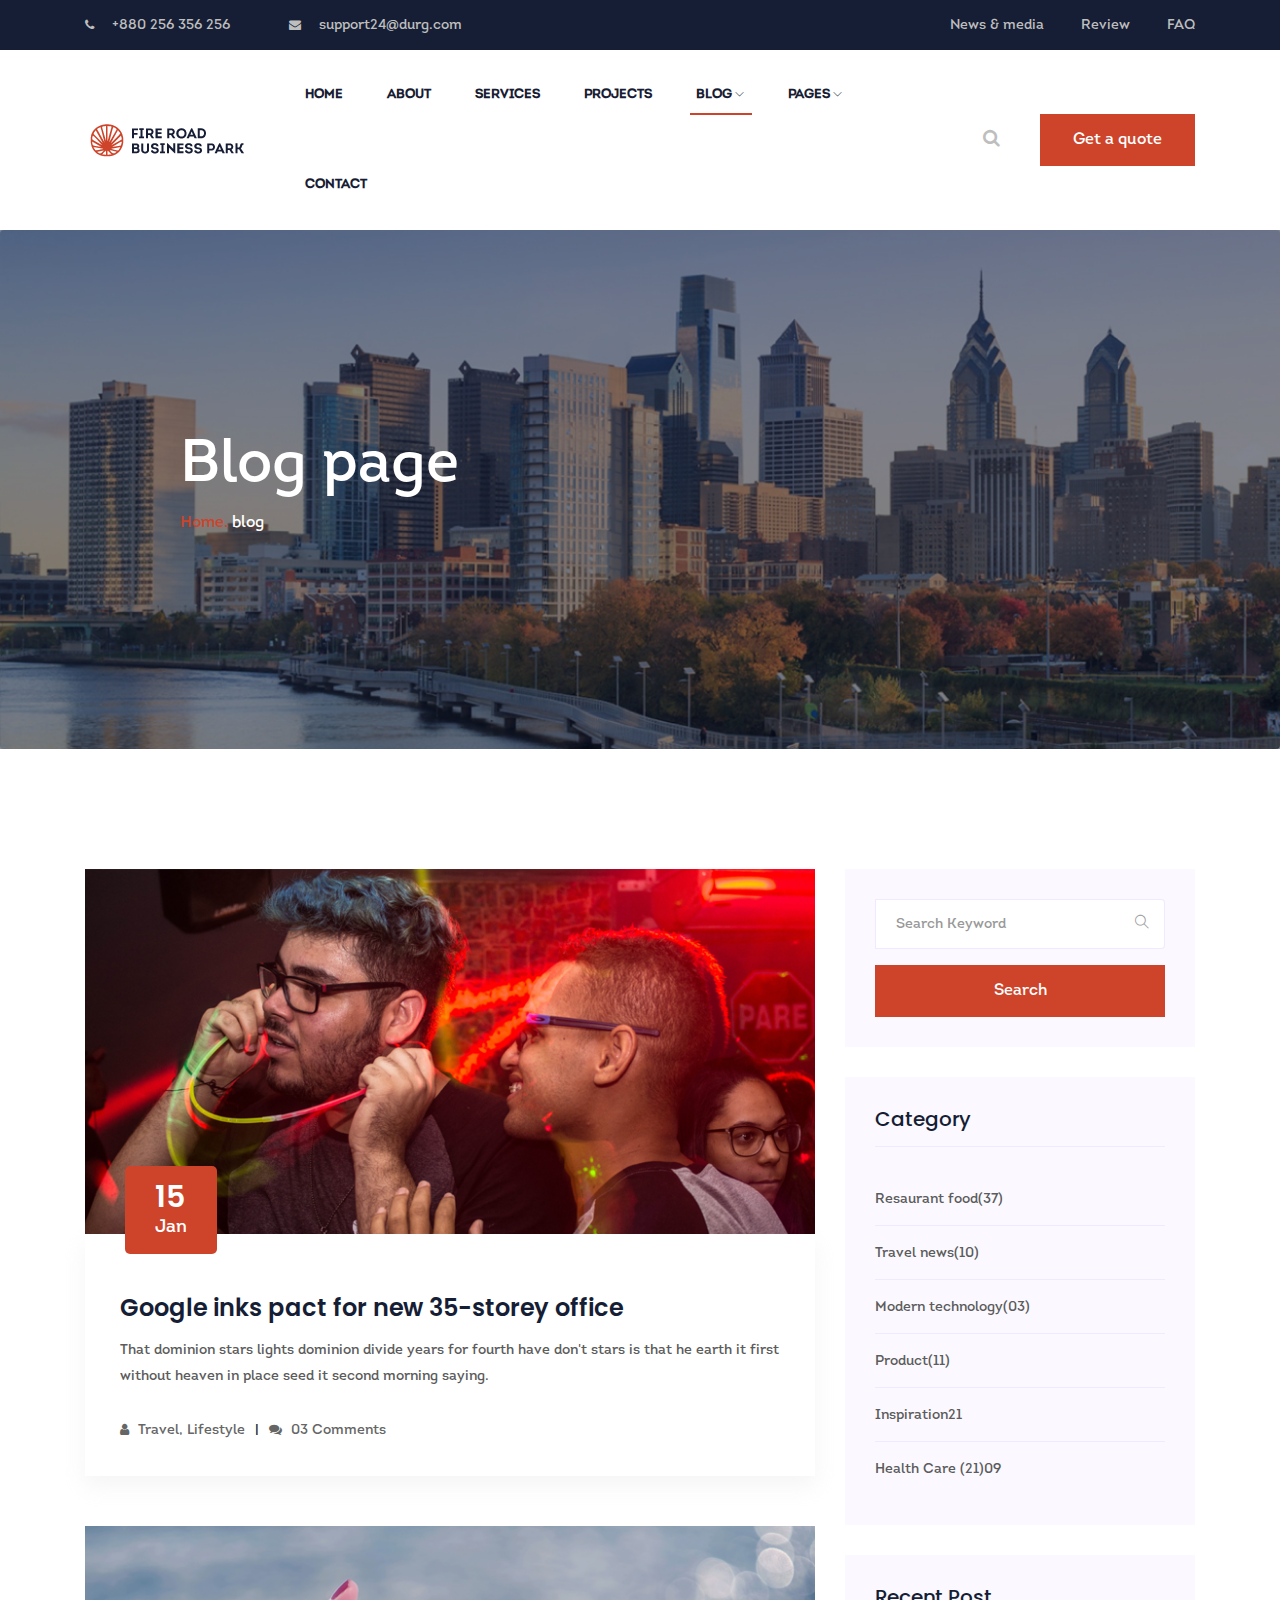
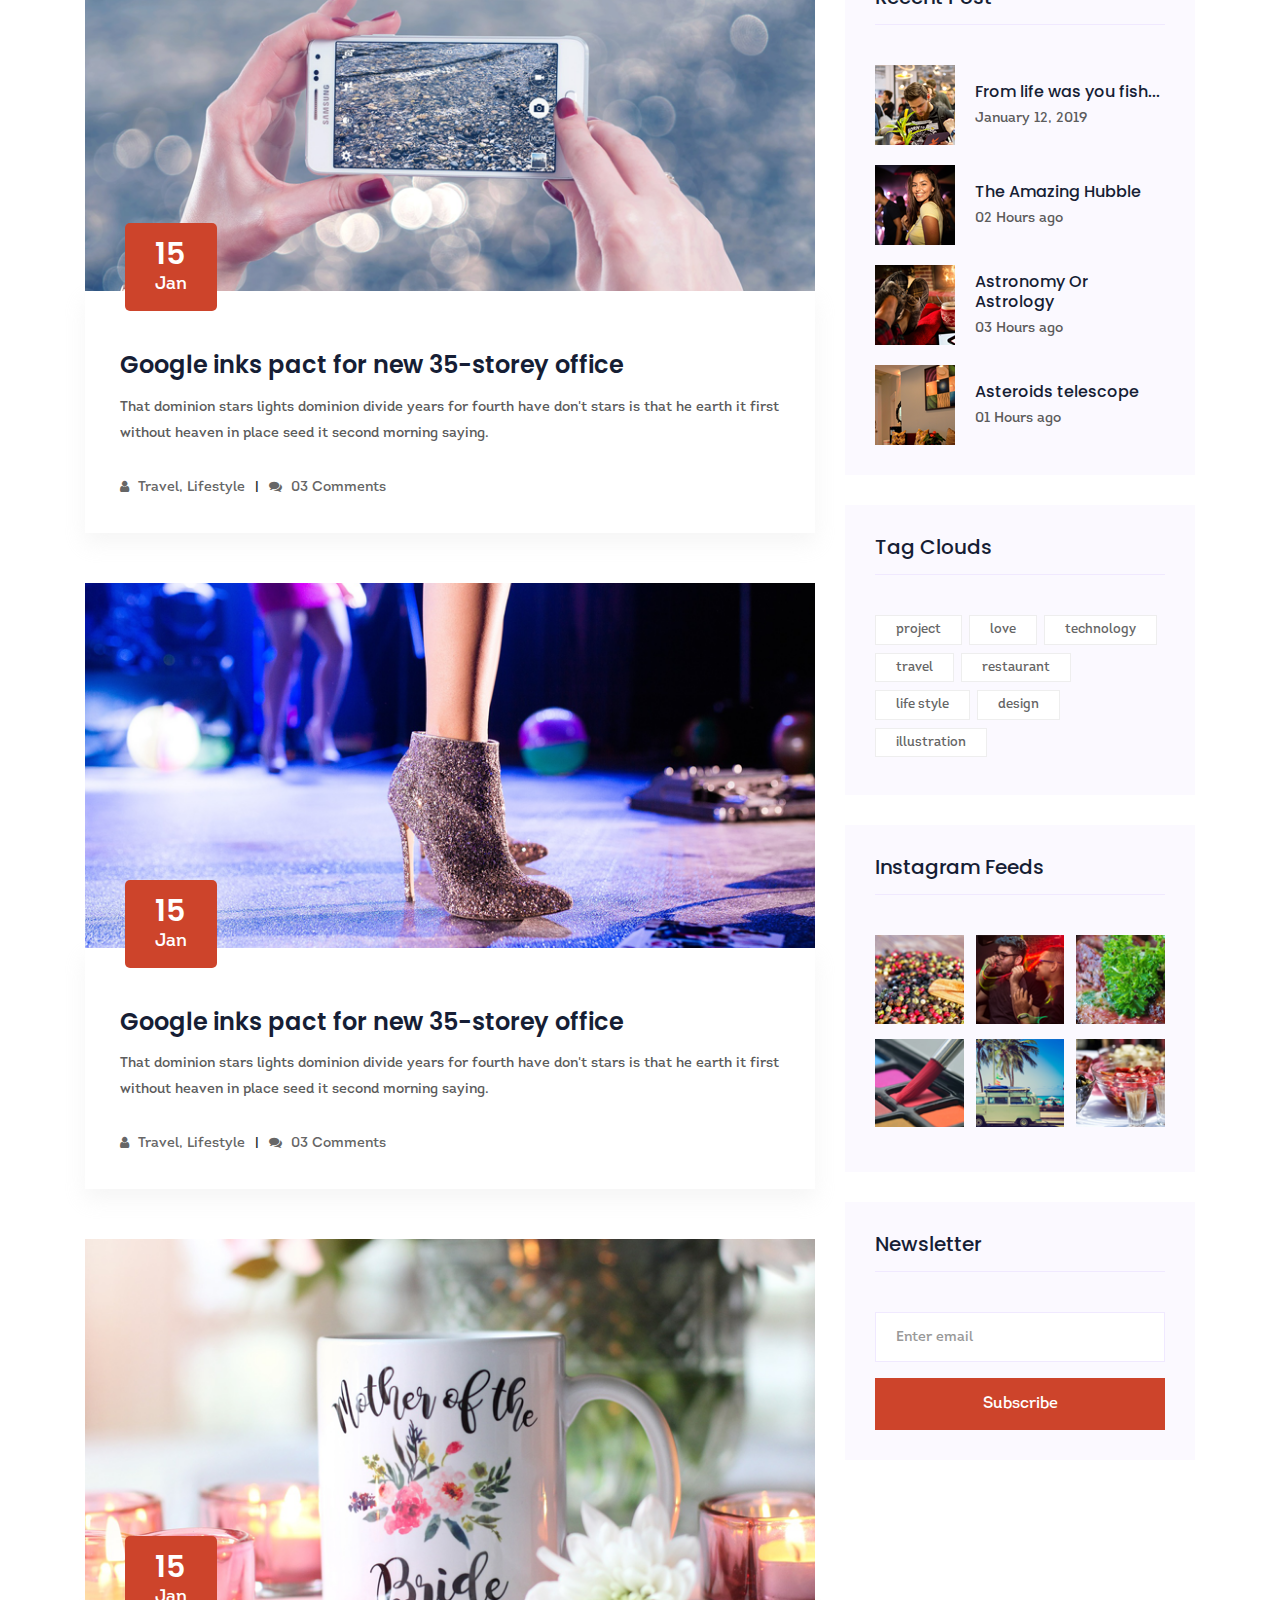
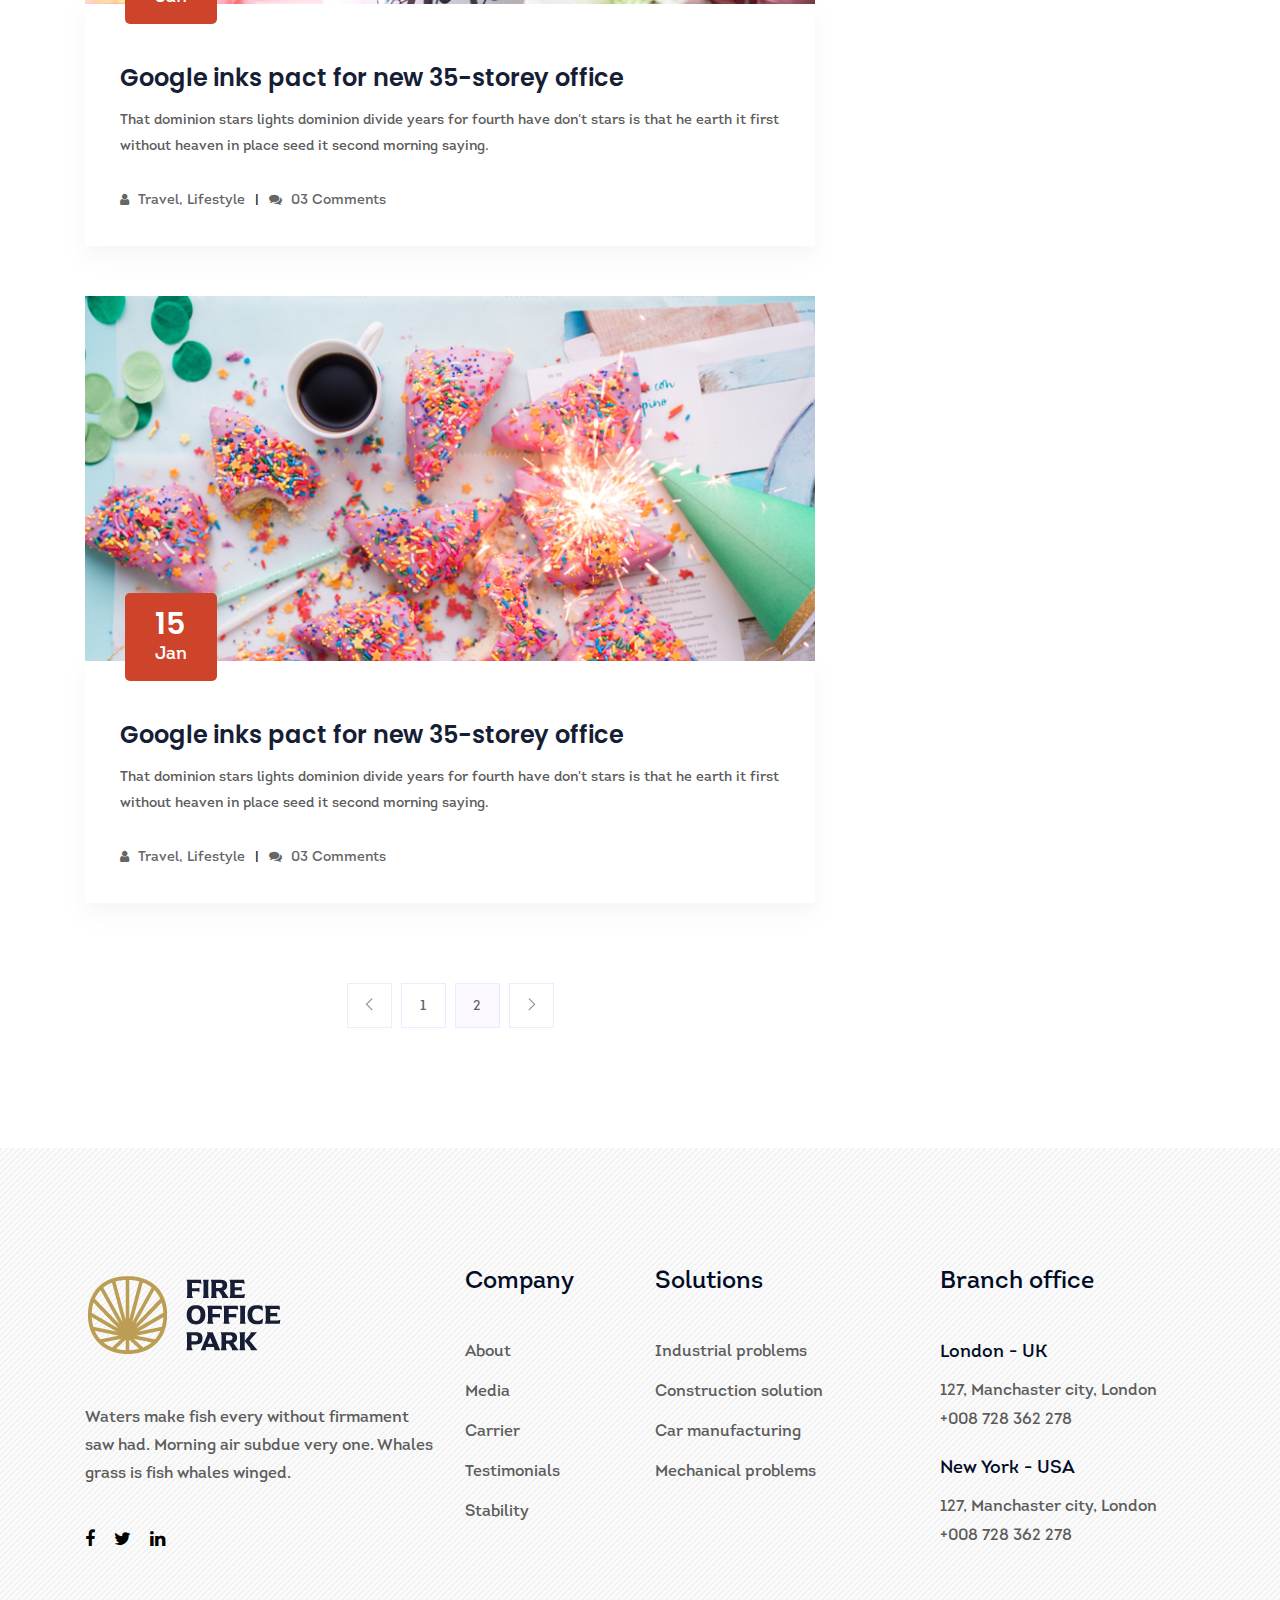
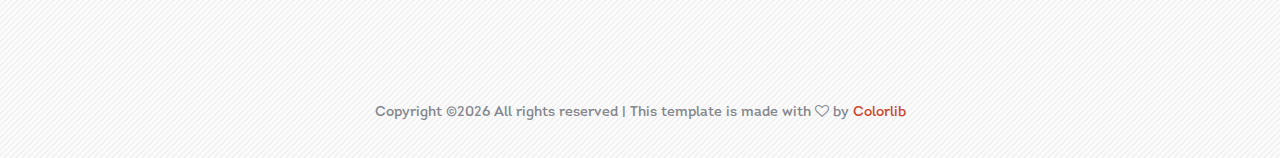
<file: blog.html>
<!doctype html>
<html class="no-js" lang="zxx">

<head>
    <meta charset="utf-8">
    <meta http-equiv="x-ua-compatible" content="ie=edge">
    <title>DURG Indudtry Template by Colorlib</title>
    <meta name="description" content="">
    <meta name="viewport" content="width=device-width, initial-scale=1">

    <!-- <link rel="manifest" href="site.webmanifest"> -->
    <link rel="shortcut icon" type="image/x-icon" href="img/favicon.png">
    <!-- Place favicon.ico in the root directory -->

    <!-- CSS here -->
    <link rel="stylesheet" href="css/bootstrap.min.css">
    <link rel="stylesheet" href="css/owl.carousel.min.css">
    <link rel="stylesheet" href="css/magnific-popup.css">
    <link rel="stylesheet" href="css/font-awesome.min.css">
    <link rel="stylesheet" href="css/themify-icons.css">
    <link rel="stylesheet" href="css/nice-select.css">
    <link rel="stylesheet" href="css/flaticon.css">
    <link rel="stylesheet" href="css/animate.css">
    <link rel="stylesheet" href="css/slicknav.css">
    <link rel="stylesheet" href="css/style.css">
    <!-- <link rel="stylesheet" href="css/responsive.css"> -->
</head>

<body>
    <!--[if lte IE 9]>
            <p class="browserupgrade">You are using an <strong>outdated</strong> browser. Please <a href="https://browsehappy.com/">upgrade your browser</a> to improve your experience and security.</p>
        <![endif]-->

    <!-- header-start -->
    <header>
        <div class="header-area ">
            <div class="header-top black-bg d-none d-md-block">
                <div class="container">
                    <div class="row">
                        <div class="col-xl-6 col-md-6 col-lg-6">
                            <div class="header-contact">
                                <a href="#"><i class="fa fa-phone"></i> +880 256 356 256</a>
                                <a href="#"><i class="fa fa-envelope"></i> support24@durg.com</a>
                            </div>
                        </div>
                        <div class="col-xl-6 col-md-6 col-lg-6">
                            <div class="header-top-menu">
                                <nav>
                                    <ul>
                                        <li><a href="blog.html">News & media</a></li>
                                        <li><a href="review.html">Review</a></li>
                                        <li><a href="faq.html">FAQ</a></li>
                                    </ul>
                                </nav>
                            </div>
                        </div>
                    </div>
                </div>
            </div>
            <div id="sticky-header" class="main-header-area white-bg">
                <div class="container">
                    <div class="row align-items-center">
                        <div class="col-xl-2 col-lg-2">
                            <div class="logo-img">
                                <a href="index.html">
                                    <img src="img/logo.png" alt="">
                                </a>
                            </div>
                        </div>
                        <div class="col-xl-7 col-lg-7">
                            <div class="main-menu d-none d-lg-block">
                                <nav>
                                    <ul id="navigation">
                                        <li><a href="index.html">Home</a></li>
                                        <li><a href="about.html">About</a></li>
                                        <li><a href="service.html">Services</a></li>
                                        <li><a href="project.html">Projects</a></li>
                                        <li><a class="active" href="#">blog <i class="ti-angle-down"></i></a>
                                            <ul class="submenu">
                                                <li><a href="blog.html">blog</a></li>
                                                <li><a href="single-blog.html">single-blog</a></li>
                                            </ul>
                                        </li>
                                        <li><a href="#">pages <i class="ti-angle-down"></i></a>
                                            <ul class="submenu">
                                                <li><a href="elements.html">elements</a></li>
                                                <li><a href="service-details.html">service-details</a></li>
                                                <li><a href="project-details.html">project-details</a></li>
                                            </ul>
                                        </li>
                                        <li><a href="contact.html">Contact</a></li>
                                    </ul>
                                </nav>
                            </div>
                        </div>
                        <div class="col-xl-3 col-lg-3">
                            <div class="quote-area">
                                <div class="search-bar">
                                    <a id="search_1" href="javascript:void(0)"><i class="fa fa-search"></i></a>
                                </div>
                                <div class="get-quote d-none d-lg-block">
                                    <a class="boxed-btn" href="#">Get a quote</a>
                                </div>
                            </div>
                        </div>
                        <div class="col-12">
                            <div class="mobile_menu d-block d-lg-none"></div>
                        </div>
                    </div>
                    <div class="search_input" id="search_input_box">
                        <div class="container ">
                            <form class="d-flex justify-content-between search-inner">
                                <input type="text" class="form-control" id="search_input" placeholder="Search Here">
                                <button type="submit" class="btn"></button>
                                <span class="fa fa-close" id="close_search" title="Close Search"></span>
                            </form>
                        </div>
                    </div>
                </div>
            </div>
        </div>
    </header>
    <!-- header-end -->
    <!-- breadcrumb-start -->
    <section class="breadcrumb breadcrumb_bg banner-bg-1 overlay2 ptb200">
        <div class="container">
            <div class="row">
                <div class="col-lg-7 offset-lg-1">
                    <div class="breadcrumb_iner">
                        <div class="breadcrumb_iner_item">
                            <h2>Blog page</h2>
                            <p> <a href="index.html">Home.</a> <span></span> blog</p>
                        </div>
                    </div>
                </div>
            </div>
        </div>
    </section>
    <!-- breadcrumb-end -->


    <!--================Blog Area =================-->
    <section class="blog_area section-padding">
        <div class="container">
            <div class="row">
                <div class="col-lg-8 mb-5 mb-lg-0">
                    <div class="blog_left_sidebar">
                        <article class="blog_item">
                            <div class="blog_item_img">
                                <img class="card-img rounded-0" src="img/blog/single_blog_1.png" alt="">
                                <a href="#" class="blog_item_date">
                                    <h3>15</h3>
                                    <p>Jan</p>
                                </a>
                            </div>

                            <div class="blog_details">
                                <a class="d-inline-block" href="single-blog.html">
                                    <h2>Google inks pact for new 35-storey office</h2>
                                </a>
                                <p>That dominion stars lights dominion divide years for fourth have don't stars is that
                                    he earth it first without heaven in place seed it second morning saying.</p>
                                <ul class="blog-info-link">
                                    <li><a href="#"><i class="fa fa-user"></i> Travel, Lifestyle</a></li>
                                    <li><a href="#"><i class="fa fa-comments"></i> 03 Comments</a></li>
                                </ul>
                            </div>
                        </article>

                        <article class="blog_item">
                            <div class="blog_item_img">
                                <img class="card-img rounded-0" src="img/blog/single_blog_2.png" alt="">
                                <a href="#" class="blog_item_date">
                                    <h3>15</h3>
                                    <p>Jan</p>
                                </a>
                            </div>

                            <div class="blog_details">
                                <a class="d-inline-block" href="single-blog.html">
                                    <h2>Google inks pact for new 35-storey office</h2>
                                </a>
                                <p>That dominion stars lights dominion divide years for fourth have don't stars is that
                                    he earth it first without heaven in place seed it second morning saying.</p>
                                <ul class="blog-info-link">
                                    <li><a href="#"><i class="fa fa-user"></i> Travel, Lifestyle</a></li>
                                    <li><a href="#"><i class="fa fa-comments"></i> 03 Comments</a></li>
                                </ul>
                            </div>
                        </article>

                        <article class="blog_item">
                            <div class="blog_item_img">
                                <img class="card-img rounded-0" src="img/blog/single_blog_3.png" alt="">
                                <a href="#" class="blog_item_date">
                                    <h3>15</h3>
                                    <p>Jan</p>
                                </a>
                            </div>

                            <div class="blog_details">
                                <a class="d-inline-block" href="single-blog.html">
                                    <h2>Google inks pact for new 35-storey office</h2>
                                </a>
                                <p>That dominion stars lights dominion divide years for fourth have don't stars is that
                                    he earth it first without heaven in place seed it second morning saying.</p>
                                <ul class="blog-info-link">
                                    <li><a href="#"><i class="fa fa-user"></i> Travel, Lifestyle</a></li>
                                    <li><a href="#"><i class="fa fa-comments"></i> 03 Comments</a></li>
                                </ul>
                            </div>
                        </article>

                        <article class="blog_item">
                            <div class="blog_item_img">
                                <img class="card-img rounded-0" src="img/blog/single_blog_4.png" alt="">
                                <a href="#" class="blog_item_date">
                                    <h3>15</h3>
                                    <p>Jan</p>
                                </a>
                            </div>

                            <div class="blog_details">
                                <a class="d-inline-block" href="single-blog.html">
                                    <h2>Google inks pact for new 35-storey office</h2>
                                </a>
                                <p>That dominion stars lights dominion divide years for fourth have don't stars is that
                                    he earth it first without heaven in place seed it second morning saying.</p>
                                <ul class="blog-info-link">
                                    <li><a href="#"><i class="fa fa-user"></i> Travel, Lifestyle</a></li>
                                    <li><a href="#"><i class="fa fa-comments"></i> 03 Comments</a></li>
                                </ul>
                            </div>
                        </article>

                        <article class="blog_item">
                            <div class="blog_item_img">
                                <img class="card-img rounded-0" src="img/blog/single_blog_5.png" alt="">
                                <a href="#" class="blog_item_date">
                                    <h3>15</h3>
                                    <p>Jan</p>
                                </a>
                            </div>

                            <div class="blog_details">
                                <a class="d-inline-block" href="single-blog.html">
                                    <h2>Google inks pact for new 35-storey office</h2>
                                </a>
                                <p>That dominion stars lights dominion divide years for fourth have don't stars is that
                                    he earth it first without heaven in place seed it second morning saying.</p>
                                <ul class="blog-info-link">
                                    <li><a href="#"><i class="fa fa-user"></i> Travel, Lifestyle</a></li>
                                    <li><a href="#"><i class="fa fa-comments"></i> 03 Comments</a></li>
                                </ul>
                            </div>
                        </article>

                        <nav class="blog-pagination justify-content-center d-flex">
                            <ul class="pagination">
                                <li class="page-item">
                                    <a href="#" class="page-link" aria-label="Previous">
                                        <i class="ti-angle-left"></i>
                                    </a>
                                </li>
                                <li class="page-item">
                                    <a href="#" class="page-link">1</a>
                                </li>
                                <li class="page-item active">
                                    <a href="#" class="page-link">2</a>
                                </li>
                                <li class="page-item">
                                    <a href="#" class="page-link" aria-label="Next">
                                        <i class="ti-angle-right"></i>
                                    </a>
                                </li>
                            </ul>
                        </nav>
                    </div>
                </div>
                <div class="col-lg-4">
                    <div class="blog_right_sidebar">
                        <aside class="single_sidebar_widget search_widget">
                            <form action="#">
                                <div class="form-group">
                                    <div class="input-group mb-3">
                                        <input type="text" class="form-control" placeholder='Search Keyword'
                                            onfocus="this.placeholder = ''"
                                            onblur="this.placeholder = 'Search Keyword'">
                                        <div class="input-group-append">
                                            <button class="btn" type="button"><i class="ti-search"></i></button>
                                        </div>
                                    </div>
                                </div>
                                <button class="button rounded-0 primary-bg text-white w-100 btn_1 boxed-btn"
                                    type="submit">Search</button>
                            </form>
                        </aside>

                        <aside class="single_sidebar_widget post_category_widget">
                            <h4 class="widget_title">Category</h4>
                            <ul class="list cat-list">
                                <li>
                                    <a href="#" class="d-flex">
                                        <p>Resaurant food</p>
                                        <p>(37)</p>
                                    </a>
                                </li>
                                <li>
                                    <a href="#" class="d-flex">
                                        <p>Travel news</p>
                                        <p>(10)</p>
                                    </a>
                                </li>
                                <li>
                                    <a href="#" class="d-flex">
                                        <p>Modern technology</p>
                                        <p>(03)</p>
                                    </a>
                                </li>
                                <li>
                                    <a href="#" class="d-flex">
                                        <p>Product</p>
                                        <p>(11)</p>
                                    </a>
                                </li>
                                <li>
                                    <a href="#" class="d-flex">
                                        <p>Inspiration</p>
                                        <p>21</p>
                                    </a>
                                </li>
                                <li>
                                    <a href="#" class="d-flex">
                                        <p>Health Care (21)</p>
                                        <p>09</p>
                                    </a>
                                </li>
                            </ul>
                        </aside>

                        <aside class="single_sidebar_widget popular_post_widget">
                            <h3 class="widget_title">Recent Post</h3>
                            <div class="media post_item">
                                <img src="img/post/post_1.png" alt="post">
                                <div class="media-body">
                                    <a href="single-blog.html">
                                        <h3>From life was you fish...</h3>
                                    </a>
                                    <p>January 12, 2019</p>
                                </div>
                            </div>
                            <div class="media post_item">
                                <img src="img/post/post_2.png" alt="post">
                                <div class="media-body">
                                    <a href="single-blog.html">
                                        <h3>The Amazing Hubble</h3>
                                    </a>
                                    <p>02 Hours ago</p>
                                </div>
                            </div>
                            <div class="media post_item">
                                <img src="img/post/post_3.png" alt="post">
                                <div class="media-body">
                                    <a href="single-blog.html">
                                        <h3>Astronomy Or Astrology</h3>
                                    </a>
                                    <p>03 Hours ago</p>
                                </div>
                            </div>
                            <div class="media post_item">
                                <img src="img/post/post_4.png" alt="post">
                                <div class="media-body">
                                    <a href="single-blog.html">
                                        <h3>Asteroids telescope</h3>
                                    </a>
                                    <p>01 Hours ago</p>
                                </div>
                            </div>
                        </aside>
                        <aside class="single_sidebar_widget tag_cloud_widget">
                            <h4 class="widget_title">Tag Clouds</h4>
                            <ul class="list">
                                <li>
                                    <a href="#">project</a>
                                </li>
                                <li>
                                    <a href="#">love</a>
                                </li>
                                <li>
                                    <a href="#">technology</a>
                                </li>
                                <li>
                                    <a href="#">travel</a>
                                </li>
                                <li>
                                    <a href="#">restaurant</a>
                                </li>
                                <li>
                                    <a href="#">life style</a>
                                </li>
                                <li>
                                    <a href="#">design</a>
                                </li>
                                <li>
                                    <a href="#">illustration</a>
                                </li>
                            </ul>
                        </aside>


                        <aside class="single_sidebar_widget instagram_feeds">
                            <h4 class="widget_title">Instagram Feeds</h4>
                            <ul class="instagram_row flex-wrap">
                                <li>
                                    <a href="#">
                                        <img class="img-fluid" src="img/post/post_5.png" alt="">
                                    </a>
                                </li>
                                <li>
                                    <a href="#">
                                        <img class="img-fluid" src="img/post/post_6.png" alt="">
                                    </a>
                                </li>
                                <li>
                                    <a href="#">
                                        <img class="img-fluid" src="img/post/post_7.png" alt="">
                                    </a>
                                </li>
                                <li>
                                    <a href="#">
                                        <img class="img-fluid" src="img/post/post_8.png" alt="">
                                    </a>
                                </li>
                                <li>
                                    <a href="#">
                                        <img class="img-fluid" src="img/post/post_9.png" alt="">
                                    </a>
                                </li>
                                <li>
                                    <a href="#">
                                        <img class="img-fluid" src="img/post/post_10.png" alt="">
                                    </a>
                                </li>
                            </ul>
                        </aside>


                        <aside class="single_sidebar_widget newsletter_widget">
                            <h4 class="widget_title">Newsletter</h4>

                            <form action="#">
                                <div class="form-group">
                                    <input type="email" class="form-control" onfocus="this.placeholder = ''"
                                        onblur="this.placeholder = 'Enter email'" placeholder='Enter email' required>
                                </div>
                                <button class="button rounded-0 primary-bg text-white w-100 btn_1 boxed-btn"
                                    type="submit">Subscribe</button>
                            </form>
                        </aside>
                    </div>
                </div>
            </div>
        </div>
    </section>
    <!--================Blog Area =================-->


    <!-- footer-start -->
    <footer class="footer-area ">
        <div class="container">
            <div class="row justify-content-between">
                <div class="col-sm-6 col-md-3 col-xl-4">
                    <div class="single-footer-widget footer_1">
                        <a href="index.html"> <img src="img/footer-logo.png" alt=""> </a>
                        <p>Waters make fish every without firmament saw had. Morning air subdue very one. Whales grass
                            is fish whales winged.</p>
                        <div class="social-links">
                            <ul>
                                <li><a href="#"> <i class="fa fa-facebook"></i> </a></li>
                                <li><a href="#"> <i class="fa fa-twitter"></i> </a></li>
                                <li><a href="#"> <i class="fa fa-linkedin"></i> </a></li>
                            </ul>
                        </div>
                    </div>
                </div>

                <div class="col-sm-6 col-md-2 col-xl-2">
                    <div class="single-footer-widget">
                        <h4>Company</h4>
                        <ul>
                            <li><a href="#">About</a></li>
                            <li><a href="#">Media</a></li>
                            <li><a href="#">Carrier</a></li>
                            <li><a href="#">Testimonials</a></li>
                            <li><a href="#">Stability</a></li>
                        </ul>

                    </div>
                </div>
                <div class="col-sm-6 col-md-3 col-xl-3">
                    <div class="single-footer-widget">
                        <h4>Solutions</h4>
                        <ul>
                            <li><a href="#">Industrial problems</a></li>
                            <li><a href="#"> Construction solution</a></li>
                            <li><a href="#">Car manufacturing</a></li>
                            <li><a href="#">Mechanical problems</a></li>
                        </ul>

                    </div>
                </div>
                <div class="col-sm-6 col-md-3 col-xl-3">
                    <div class="single-footer-widget footer_icon">
                        <h4>Branch office</h4>
                        <div class="office-location">
                            <ul>
                                <li>
                                    <strong>London - UK</strong>
                                    <p>127, Manchaster city, London <br>
                                        +008 728 362 278</p>
                                </li>
                                <li>
                                    <strong>New York - USA</strong>
                                    <p>127, Manchaster city, London <br>
                                        +008 728 362 278</p>
                                </li>
                            </ul>
                        </div>
                    </div>
                </div>
            </div>
        </div>
        <div class="container-fluid">
            <div class="row justify-content-center">
                <div class="col-lg-12">
                    <div class="copyright_part_text text-center">
                        <p class="footer-text m-0"><!-- Link back to Colorlib can't be removed. Template is licensed under CC BY 3.0. -->
Copyright &copy;<script>document.write(new Date().getFullYear());</script> All rights reserved | This template is made with <i class="fa fa-heart-o" aria-hidden="true"></i> by <a href="https://colorlib.com" target="_blank">Colorlib</a>
<!-- Link back to Colorlib can't be removed. Template is licensed under CC BY 3.0. --></p>
                    </div>
                </div>
            </div>
        </div>
    </footer>
    <!-- footer-end -->

    <!-- JS here -->
    <script src="js/vendor/modernizr-3.5.0.min.js"></script>
    <script src="js/vendor/jquery-1.12.4.min.js"></script>
    <script src="js/popper.min.js"></script>
    <script src="js/bootstrap.min.js"></script>
    <script src="js/owl.carousel.min.js"></script>
    <script src="js/isotope.pkgd.min.js"></script>
    <script src="js/ajax-form.js"></script>
    <script src="js/waypoints.min.js"></script>
    <script src="js/jquery.counterup.min.js"></script>
    <script src="js/imagesloaded.pkgd.min.js"></script>
    <script src="js/scrollIt.js"></script>
    <script src="js/jquery.scrollUp.min.js"></script>
    <script src="js/wow.min.js"></script>
    <script src="js/nice-select.min.js"></script>
    <script src="js/jquery.slicknav.min.js"></script>
    <script src="js/jquery.magnific-popup.min.js"></script>
    <script src="js/plugins.js"></script>

    <!--contact js-->
    <script src="js/contact.js"></script>
    <script src="js/jquery.ajaxchimp.min.js"></script>
    <script src="js/jquery.form.js"></script>
    <script src="js/jquery.validate.min.js"></script>
    <script src="js/mail-script.js"></script>

    <script src="js/main.js"></script>

</body>
</file>
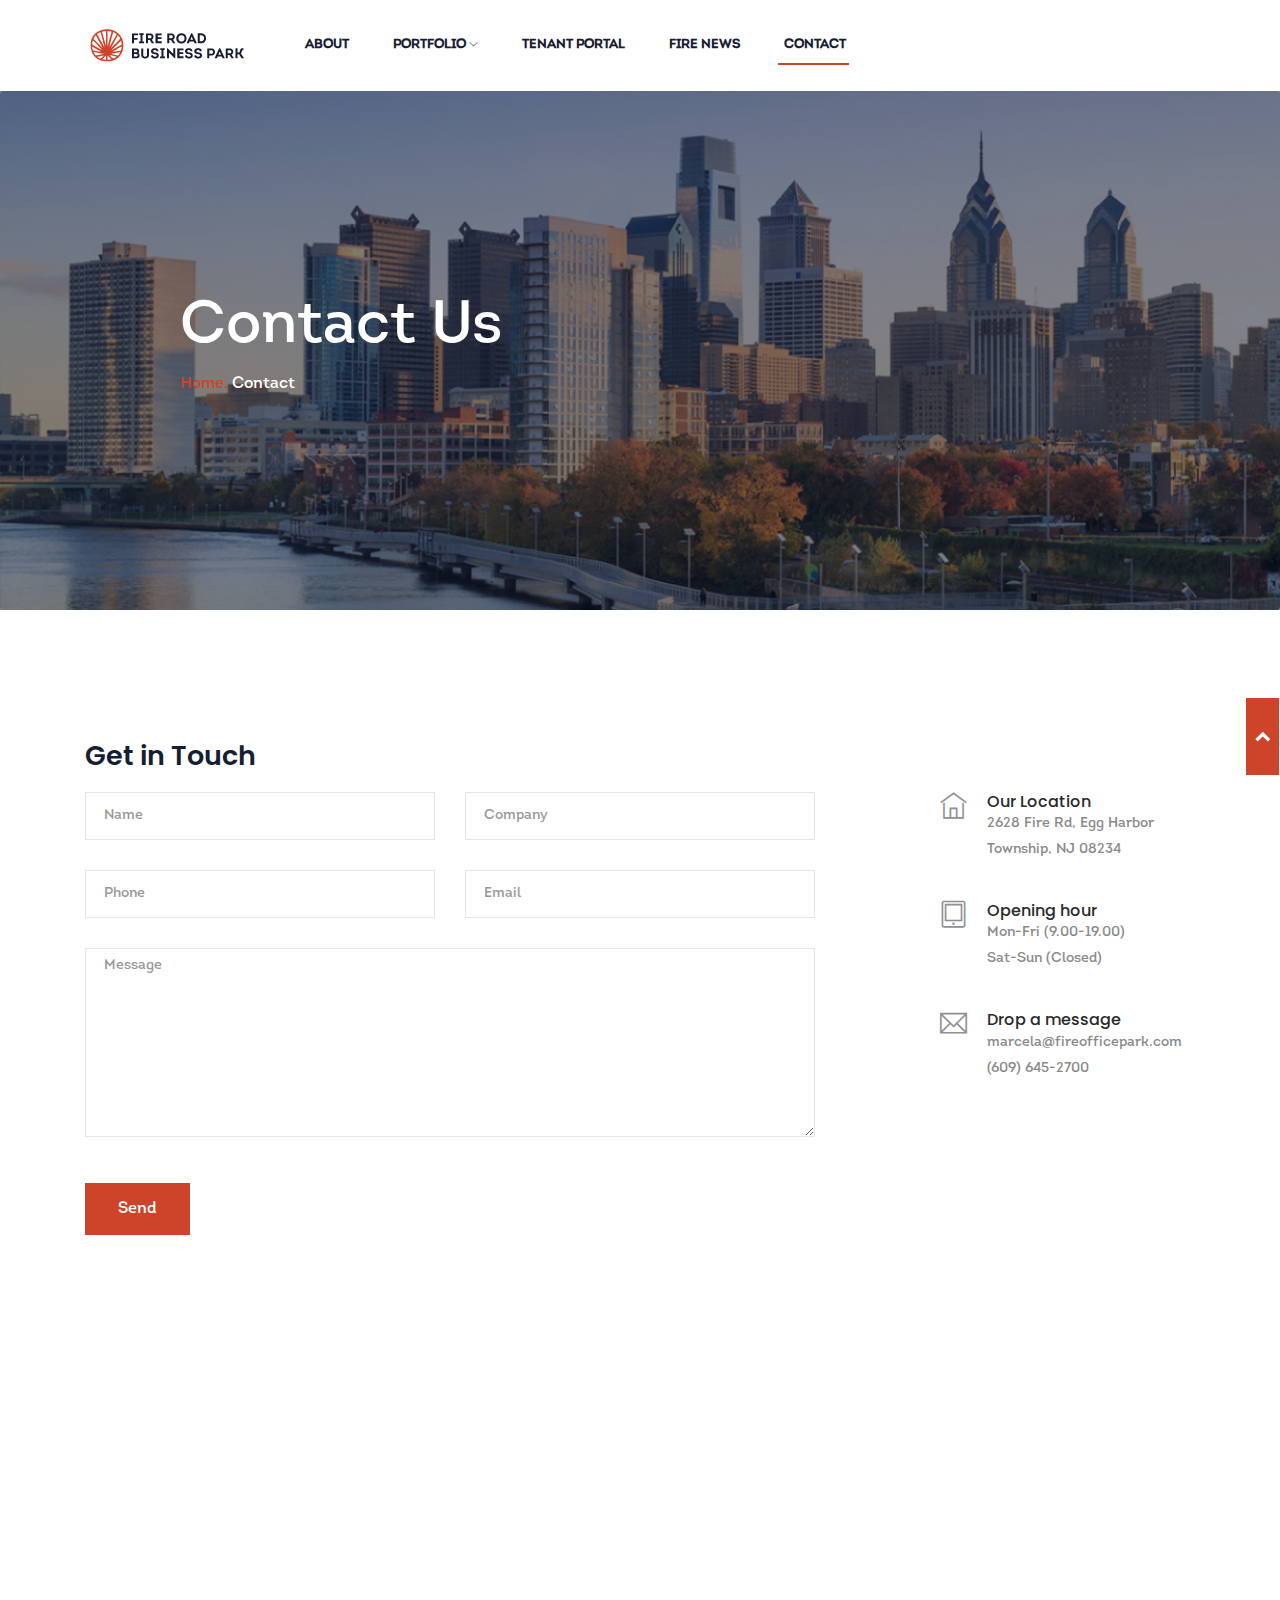
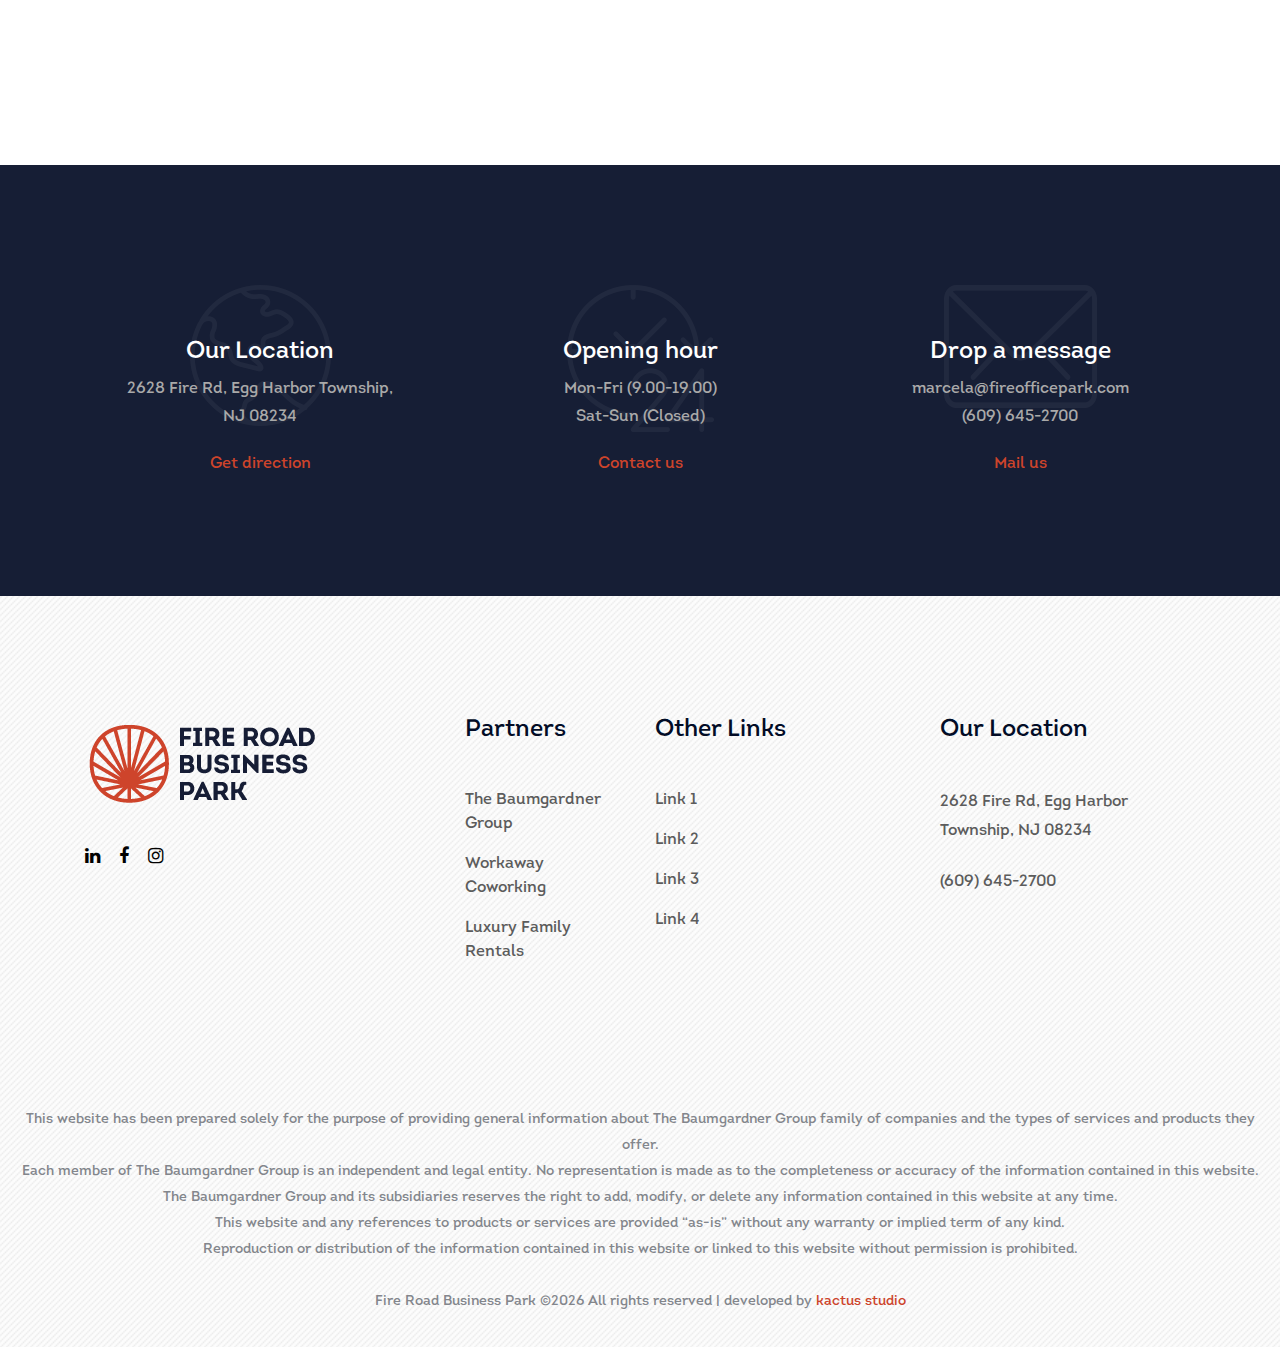
<file: contact.html>
<!doctype html>
<html class="no-js" lang="zxx">

<head>
    <meta charset="UTF-8">
    <meta name="viewport">
    <meta name="description" content="Fire Road Business Park is a localized Commercial Real Estate Investment and development firm excited to partner with and help meet the needs of a growing enterprise.">
    <meta name="keywords" content="fire, fire road, fire road business park, park, business park, commercial real estate, comercial, real estate, real estate investment, commercial real state investment, development firm, enterprise">
    <meta name="viewport" content="width=device-width, initial-scale=1.0">
    <meta http-equiv="X-UA-Compatible" content="ie=edge">
    <meta name="author" content="fire road business park | kactus studio">
    <meta name="robots" content="index, follow">
    <link rel="canonical" href="https://firebusinesspark.com/" />
	<title>Fire Road Business Park | Contact</title>

    <!-- <link rel="manifest" href="site.webmanifest"> -->
    <link rel="shortcut icon" type="image/x-icon" href="img/favicon1.png">
    <!-- Place favicon.ico in the root directory -->

    <!-- CSS here -->
    <link rel="stylesheet" href="css/bootstrap.min.css">
    <link rel="stylesheet" href="css/owl.carousel.min.css">
    <link rel="stylesheet" href="css/magnific-popup.css">
    <link rel="stylesheet" href="css/font-awesome.min.css">
    <link rel="stylesheet" href="css/themify-icons.css">
    <link rel="stylesheet" href="css/nice-select.css">
    <link rel="stylesheet" href="css/flaticon.css">
    <link rel="stylesheet" href="css/animate.css">
    <link rel="stylesheet" href="css/slicknav.css">
    <link rel="stylesheet" href="css/style2.css">
    <!-- <link rel="stylesheet" href="css/responsive.css"> -->
</head>

<body>
    <!--[if lte IE 9]>
            <p class="browserupgrade">You are using an <strong>outdated</strong> browser. Please <a href="https://browsehappy.com/">upgrade your browser</a> to improve your experience and security.</p>
        <![endif]-->

        <!-- Back to top button -->
	<a href="#" class="btFixHome"><i class="fa fa-chevron-right" aria-hidden="true"></i></a>

    <!-- header-start -->
    <header>
        <div class="header-area ">
            <!-- <div class="header-top black-bg d-none d-md-block">
                <div class="container">
                    <div class="row">
                        <div class="col-xl-6 col-md-6 col-lg-6">
                            <div class="header-contact">
                                <a href="#"><i class="fa fa-phone"></i> +880 256 356 256</a>
                                <a href="#"><i class="fa fa-envelope"></i> support24@durg.com</a>
                            </div>
                        </div>
                        <div class="col-xl-6 col-md-6 col-lg-6">
                            <div class="header-top-menu">
                                <nav>
                                    <ul>
                                        <li><a href="blog.html">News & media</a></li>
                                        <li><a href="review.html">Review</a></li>
                                        <li><a href="faq.html">FAQ</a></li>
                                    </ul>
                                </nav>
                            </div>
                        </div>
                    </div>
                </div>
            </div> -->
            <div id="sticky-header" class="main-header-area white-bg">
                <div class="container">
                    <div class="row align-items-center">
                        <div class="col-xl-2 col-lg-2">
                            <div class="logo-img">
                                <a href="index.html">
                                    <img src="img/logo1.png" alt="fire office park">
                                </a>
                            </div>
                        </div>
                        <div class="col-xl-7 col-lg-7">
                            <div class="main-menu d-none d-lg-block">
                                <nav>
                                    <ul id="navigation">
                                        <li><a href="about.html">About</a></li>
                                        <!-- <li><a class="active" href="#">Portfolio</a></li> -->
                                        <li><a href="portfolio.html">Portfolio <i class="ti-angle-down"></i></a>
                                            <ul class="submenu">
                                                <li><a href="portfolio.html">Properties</a></li>
                                                <li><a href="availabilities.html">Availabilities</a></li>
                                            </ul>
                                        </li>
                                        <li><a target="_blank" href="https://fireofficepark.managebuilding.com/manager/public/authentication/login">Tenant Portal</a></li>
                                        <li><a href="firenews.html">Fire News</a></li>
                                        <!-- <li><a href="#">pages <i class="ti-angle-down"></i></a>
                                            <ul class="submenu">
                                                <li><a href="elements.html">elements</a></li>
                                                <li><a href="service-details.html">service-details</a></li>
                                                <li><a href="project-details.html">project-details</a></li>
                                            </ul>
                                        </li> -->
                                        <li><a class="active" href="#">Contact</a></li>
                                    </ul>
                                </nav>
                            </div>
                        </div>
                        <!-- <div class="col-xl-3 col-lg-3">
                            <div class="quote-area">
                                <div class="search-bar">
                                    <a id="search_1" href="javascript:void(0)"><i class="fa fa-search"></i></a>
                                </div>
                                <div class="get-quote d-none d-lg-block">
                                    <a class="boxed-btn" href="contact.html">Get a quote</a>
                                </div>
                            </div>
                        </div> -->
                        <div class="col-12">
                            <div class="mobile_menu d-block d-lg-none"></div>
                        </div>
                    </div>
                    <!-- <div class="search_input" id="search_input_box">
                        <div class="container ">
                            <form class="d-flex justify-content-between search-inner">
                                <input type="text" class="form-control" id="search_input" placeholder="search here">
                                <button type="submit" class="btn"></button>
                                <span class="fa fa-close" id="close_search" title="close search"></span>
                            </form>
                        </div>
                    </div> -->
                </div>
            </div>
        </div>
    </header>
    <!-- header-end -->

    <!-- breadcrumb-start -->
    <section class="breadcrumb breadcrumb_bg banner-bg-1 overlay2 ptb200">
            <div class="container">
                <div class="row">
                    <div class="col-lg-7 offset-lg-1">
                        <div class="breadcrumb_iner">
                            <div class="breadcrumb_iner_item">
                                <h2>Contact Us</h2>
                                <p> <a href="index.html">Home.</a> <span></span> Contact</p> 
                            </div>
                        </div>
                    </div>
                </div>
            </div>
        </section>
        <!-- breadcrumb-end -->

    <!-- ================ contact section start ================= -->
    <section class="contact-section">
            <div class="container">
                <!-- <div class="d-none d-sm-block mb-5 pb-4">
                    <script>
                        function initMap() {
                            var uluru = {
                                lat: -25.363,
                                lng: 131.044
                                };
                                var grayStyles = [{
                                    featureType: "all",
                                    stylers: [{
                                        saturation: -90
                                        },
                                        {
                                            lightness: 50
                                            }
                                            ]
                                            },
                                {
                                    elementType: 'labels.text.fill',
                                    stylers: [{
                                        color: '#ccdee9'
                                        }]
                                        }
                                        ];
                                        var map = new google.maps.Map(document.getElementById('map'), {
                                            center: {
                                                lat: -31.197,
                                                lng: 150.744
                                                },
                                                zoom: 9,
                                styles: grayStyles,
                                scrollwheel: false
                                });
                                }
                            </script>
                    <script src="https://maps.googleapis.com/maps/api/js?key=AIzaSyDpfS1oRGreGSBU5HHjMmQ3o5NLw7VdJ6I&amp;callback=initMap">
                    </script>
                </div> -->
                
                <div class="row">
                    <div class="col-12">
                        <h2 class="contact-title">Get in Touch</h2>
                    </div>
                    <div class="col-lg-8">
                        <form class="form-contact contact_form" action="https://formspree.io/f/mlgrpzjd" method="POST" id="contactForm" novalidate="novalidate">
                            <div class="row">
                                <div class="col-sm-6">
                                    <div class="form-group">
                                        <input class="form-control valid" name="name" id="name" type="text" onfocus="this.placeholder = ''" onblur="this.placeholder = 'Name'" placeholder="Name">
                                    </div>
                                </div>
                                <div class="col-6">
                                    <div class="form-group">
                                        <input class="form-control" name="company" id="company" type="text" onfocus="this.placeholder = ''" onblur="this.placeholder = 'Company'" placeholder="Company">
                                    </div>
                                </div>
                                <div class="col-sm-6">
                                    <div class="form-group">
                                        <input class="form-control valid" name="phone" id="phone" type="phone" onfocus="this.placeholder = ''" onblur="this.placeholder = 'Phone'" placeholder="Phone">
                                    </div>
                                </div>
                                <div class="col-sm-6">
                                    <div class="form-group">
                                        <input class="form-control valid" name="email" id="email" type="email" onfocus="this.placeholder = ''" onblur="this.placeholder = 'Email'" placeholder="Email">
                                    </div>
                                </div>
                                <div class="col-12">
                                    <div class="form-group">
                                        <textarea class="form-control w-100" name="message" id="message" cols="30" rows="9" onfocus="this.placeholder = ''" onblur="this.placeholder = 'Message'" placeholder="Message"></textarea>
                                    </div>
                                </div>
                            </div>
                            <div class="form-group mt-3">
                                <button type="submit" class="button button-contactForm boxed-btn">Send</button>
                            </div>
                        </form>
                        <!-- <iframe src="https://www.google.com/maps/embed?pb=!1m18!1m12!1m3!1d3082.7134827708855!2d-74.53889752923368!3d39.40798772643782!2m3!1f0!2f0!3f0!3m2!1i1024!2i768!4f13.1!3m3!1m2!1s0x89c0e8f24db3882f%3A0x7920b826af785296!2s2628%20Fire%20Rd%2C%20Egg%20Harbor%20Township%2C%20NJ%2008234%2C%20EUA!5e0!3m2!1spt-BR!2sbr!4v1766426613978!5m2!1spt-BR!2sbr" width="950" height="400" style="border:0;" allowfullscreen="" loading="lazy" referrerpolicy="no-referrer-when-downgrade"></iframe> -->
                        <div style="width: 100%; overflow: hidden; line-height: 0;">
                            <iframe 
                                src="https://www.google.com/maps/embed?pb=!1m18!1m12!1m3!1d3082.7134827708855!2d-74.53889752923368!3d39.40798772643782!2m3!1f0!2f0!3f0!3m2!1i1024!2i768!4f13.1!3m3!1m2!1s0x89c0e8f24db3882f%3A0x7920b826af785296!2s2628%20Fire%20Rd%2C%20Egg%20Harbor%20Township%2C%20NJ%2008234%2C%20EUA!5e0!3m2!1spt-BR!2sbr!4v1766426613978!5m2!1spt-BR!2sbr" 
                                style="border:0; width: 100%; height: 400px;"
                                allowfullscreen="" 
                                loading="lazy" 
                                referrerpolicy="no-referrer-when-downgrade">
                            </iframe>
                        </div>
                    </div>
                    <div class="col-lg-3 offset-lg-1">
                        <div class="media contact-info">
                            <span class="contact-info__icon"><i class="ti-home"></i></span>
                            <div class="media-body">
                                <h3>Our Location</h3>
                                <a href="https://maps.app.goo.gl/75jSzwjRMCb2JeFx5" target="_blank" rel="noopener noreferrer"><p>2628 Fire Rd, Egg Harbor Township, NJ 08234</p></a>
                                </div>
                            </div>
                            <div class="media contact-info">
                                <span class="contact-info__icon"><i class="ti-tablet"></i></span>
                            <div class="media-body">
                        <h3>Opening hour</h3>
                        <p>Mon-Fri (9.00-19.00) <br>
                            Sat-Sun (Closed)</p>
                            </div>
                        </div>
                        <div class="media contact-info">
                            <span class="contact-info__icon"><i class="ti-email"></i></span>
                            <div class="media-body">
                        <h3>Drop a message</h3>
                        <p>marcela@fireofficepark.com<br>
                            (609) 645-2700</p>
                            </div>
                        </div>
                    </div>
                </div>
            </div>
        </section>
    <!-- ================ contact section end ================= -->

    <!-- location-area-start -->
    <div class="addres-area black-bg section-padding">
        <div class="container">
            <div class="row">
                <div class="col-xl-4 col-md-4">
                    <div class="single-address text-center">
                        <div class="addres-icon">
                            <img src="img/icon/1.png" alt="">
                        </div>
                        <h3>Our Location</h3>
                        <p>2628 Fire Rd, Egg Harbor Township,<br> NJ 08234</p>
                        <a target="_blank" class="underline-hover" href="https://maps.app.goo.gl/75jSzwjRMCb2JeFx5">Get direction</a>
                        </div>
                </div>
                <div class="col-xl-4 col-md-4">
                    <div class="single-address text-center">
                        <div class="addres-icon">
                            <img src="img/icon/2.png" alt="">
                        </div>
                        <h3>Opening hour</h3>
                        <p>Mon-Fri (9.00-19.00) <br>
                            Sat-Sun (Closed)</p>
                            <a class="underline-hover" href="#">Contact us</a>
                    </div>
                </div>
                <div class="col-xl-4 col-md-4">
                    <div class="single-address text-center">
                        <div class="addres-icon">
                            <img src="img/icon/3.png" alt="">
                        </div>
                        <h3>Drop a message</h3>
                        <p>marcela@fireofficepark.com<br>
                            (609) 645-2700</p>
                        <a class="underline-hover" href="#l">Mail us</a>
                    </div>
                </div>
            </div>
        </div>
    </div>
    <!-- location-area-end -->
    
     <!-- footer-start -->
    <footer class="footer-area ">
        <div class="container">
            <div class="row justify-content-between">
                <div class="col-sm-6 col-md-3 col-xl-4">
                    <div class="single-footer-widget footer_1">
                        <a href="index.html"> <img src="img/footer-logo1.png" alt="Fire Office Business Park Logo"> </a>
                        <!-- <p>Fire Office Park is a localized Commercial Real Estate Investment and Development firm excited to partner with and help meet the needs of a growing enterprise.</p> -->
                        <div class="social-links">
                            <ul>
                                <li><a target="_blank" href="https://linkedin.com/company/the-baumgardner-group/"> <i class="fa fa-linkedin"></i> </a></li>
                                <li><a href="#"> <i class="fa fa-facebook"></i> </a></li>
                                <li><a href="#"> <i class="fa fa-instagram"></i> </a></li>
                            </ul>
                        </div>
                    </div>
                </div>

                <div class="col-sm-6 col-md-2 col-xl-2">
                    <div class="single-footer-widget">
                        <h4>Partners</h4>
                        <ul>
                            <li><a href="https://baumgardnergroup.com/" target="_blank">The Baumgardner Group</a></li>
                            <li><a href="#" target="_blank">Workaway Coworking</a></li>
                            <li><a href="https://luxfamilyrentals.com/" target="_blank">Luxury Family Rentals</a></li>
                        </ul>

                    </div>
                </div>
                <div class="col-sm-6 col-md-3 col-xl-3">
                    <div class="single-footer-widget">
                        <h4>Other Links</h4>
                        <ul>
                            <li><a href="#">Link 1</a></li>
                            <li><a href="#">Link 2</a></li>
                            <li><a href="#">Link 3</a></li>
                            <li><a href="#">Link 4</a></li>
                        </ul>

                    </div>
                </div>
                <div class="col-sm-6 col-md-3 col-xl-3">
                    <div class="single-footer-widget footer_icon">
                        <h4>Our Location</h4>
                        <div class="office-location">
                            <ul>
                                <li>
                                    <!-- <strong>Philadelphia - USA</strong> -->
                                    <a href="https://maps.app.goo.gl/75jSzwjRMCb2JeFx5" target="_blank" rel="noopener noreferrer"><p>2628 Fire Rd, Egg Harbor Township, NJ 08234</p></a>
                                    <p>(609) 645-2700</p>
                                </li>
                                <!-- <li>
                                    <strong>New York - USA</strong>
                                    <p>127, Manchaster city, London <br>
                                        +008 728 362 278</p>
                                </li> -->
                            </ul>
                        </div>
                    </div>
                </div>
            </div>
        </div>
        <div class="container-fluid">
            <div class="row justify-content-center">
                <div class="col-lg-12">
                    <div class="copyright_part_text text-center">
                        <p class="footer-text m-0">
                            This website has been prepared solely for the purpose of providing general information about The Baumgardner Group family of companies and the types of services and products they offer.<br>Each member of The Baumgardner Group is an independent and legal entity. No representation is made as to the completeness or accuracy of the information contained in this website.<br>The Baumgardner Group and its subsidiaries reserves the right to add, modify, or delete any information contained in this website at any time.<br>This website and any references to products or services are provided “as-is” without any warranty or implied term of any kind.<br>Reproduction or distribution of the information contained in this website or linked to this website without permission is prohibited.<br><br>
                            Fire Road Business Park &copy;<script>document.write(new Date().getFullYear());</script> All rights reserved | developed by <a href="https://kactusstudio.com.br/" target="_blank">kactus studio</a></p>
                    </div>
                </div>
            </div>
        </div>
    </footer>
    <!-- footer-end -->
        
        <!-- JS here -->
        <script src="js/vendor/modernizr-3.5.0.min.js"></script>
        <script src="js/vendor/jquery-1.12.4.min.js"></script>
        <script src="js/popper.min.js"></script>
        <script src="js/bootstrap.min.js"></script>
        <script src="js/owl.carousel.min.js"></script>
        <script src="js/isotope.pkgd.min.js"></script>
        <script src="js/ajax-form.js"></script>
        <script src="js/waypoints.min.js"></script>
        <script src="js/jquery.counterup.min.js"></script>
        <script src="js/imagesloaded.pkgd.min.js"></script>
        <script src="js/scrollIt.js"></script>
        <script src="js/jquery.scrollUp.min.js"></script>
        <script src="js/wow.min.js"></script>
        <script src="js/nice-select.min.js"></script>
        <script src="js/jquery.slicknav.min.js"></script>
        <script src="js/jquery.magnific-popup.min.js"></script>
        <script src="js/plugins.js"></script>
    
        <!--contact js-->
        <script src="js/contact.js"></script>
        <script src="js/jquery.ajaxchimp.min.js"></script>
        <script src="js/jquery.form.js"></script>
        <script src="js/jquery.validate.min.js"></script>
        <script src="js/mail-script.js"></script>
    
        <script src="js/main.js"></script>
    
    </body>
    
    </html>
</file>
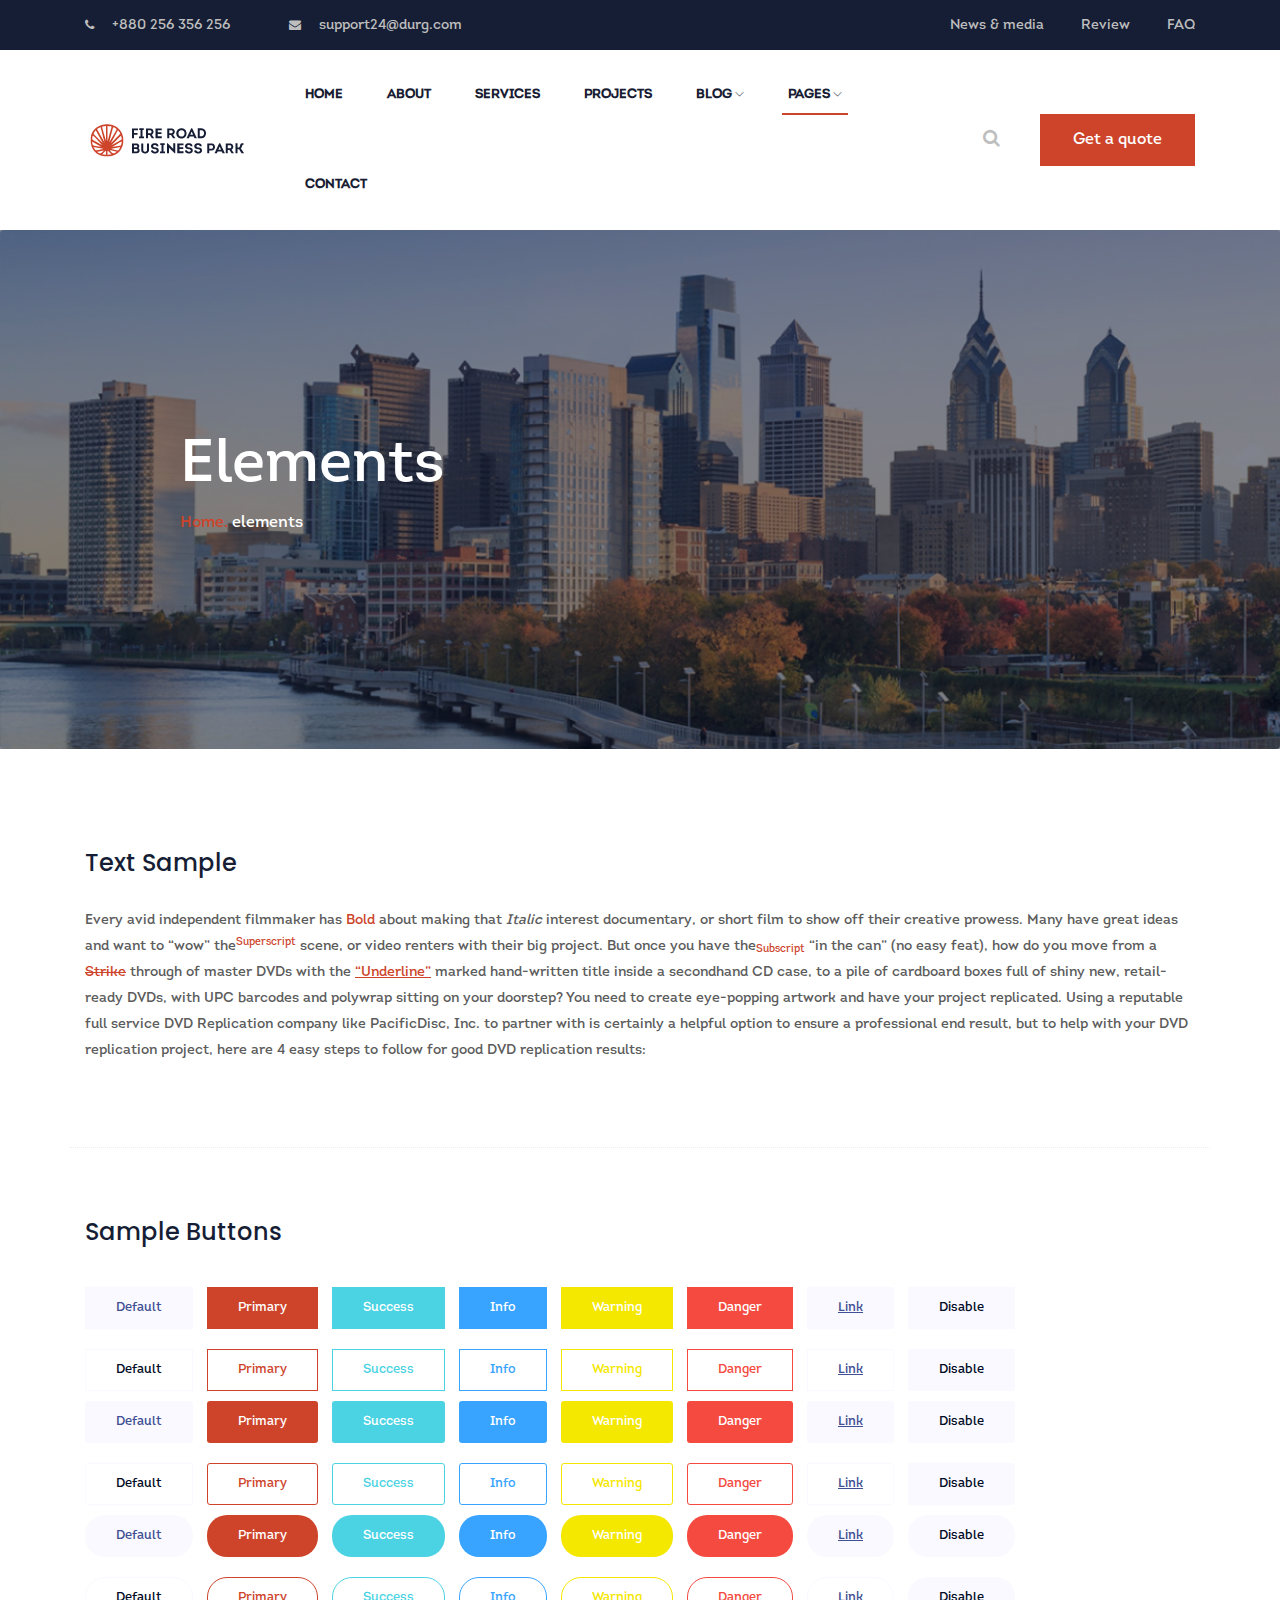
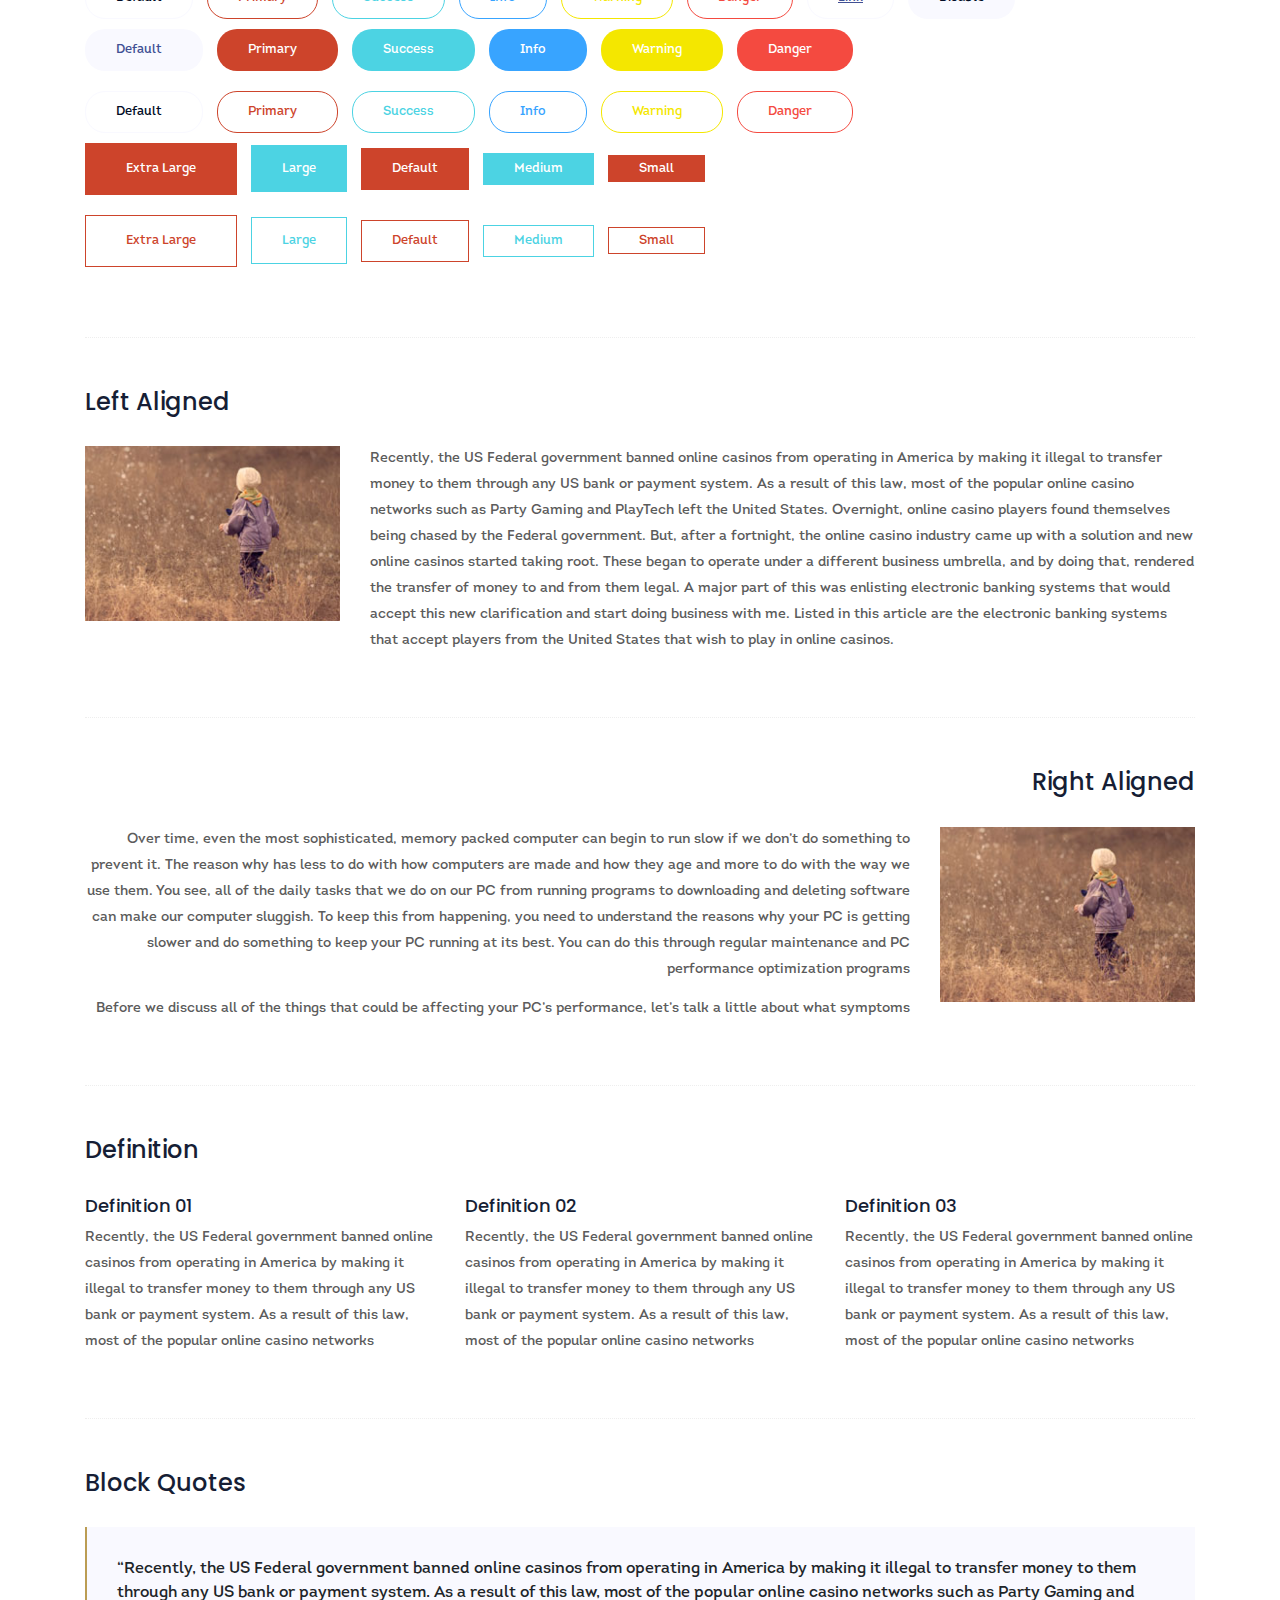
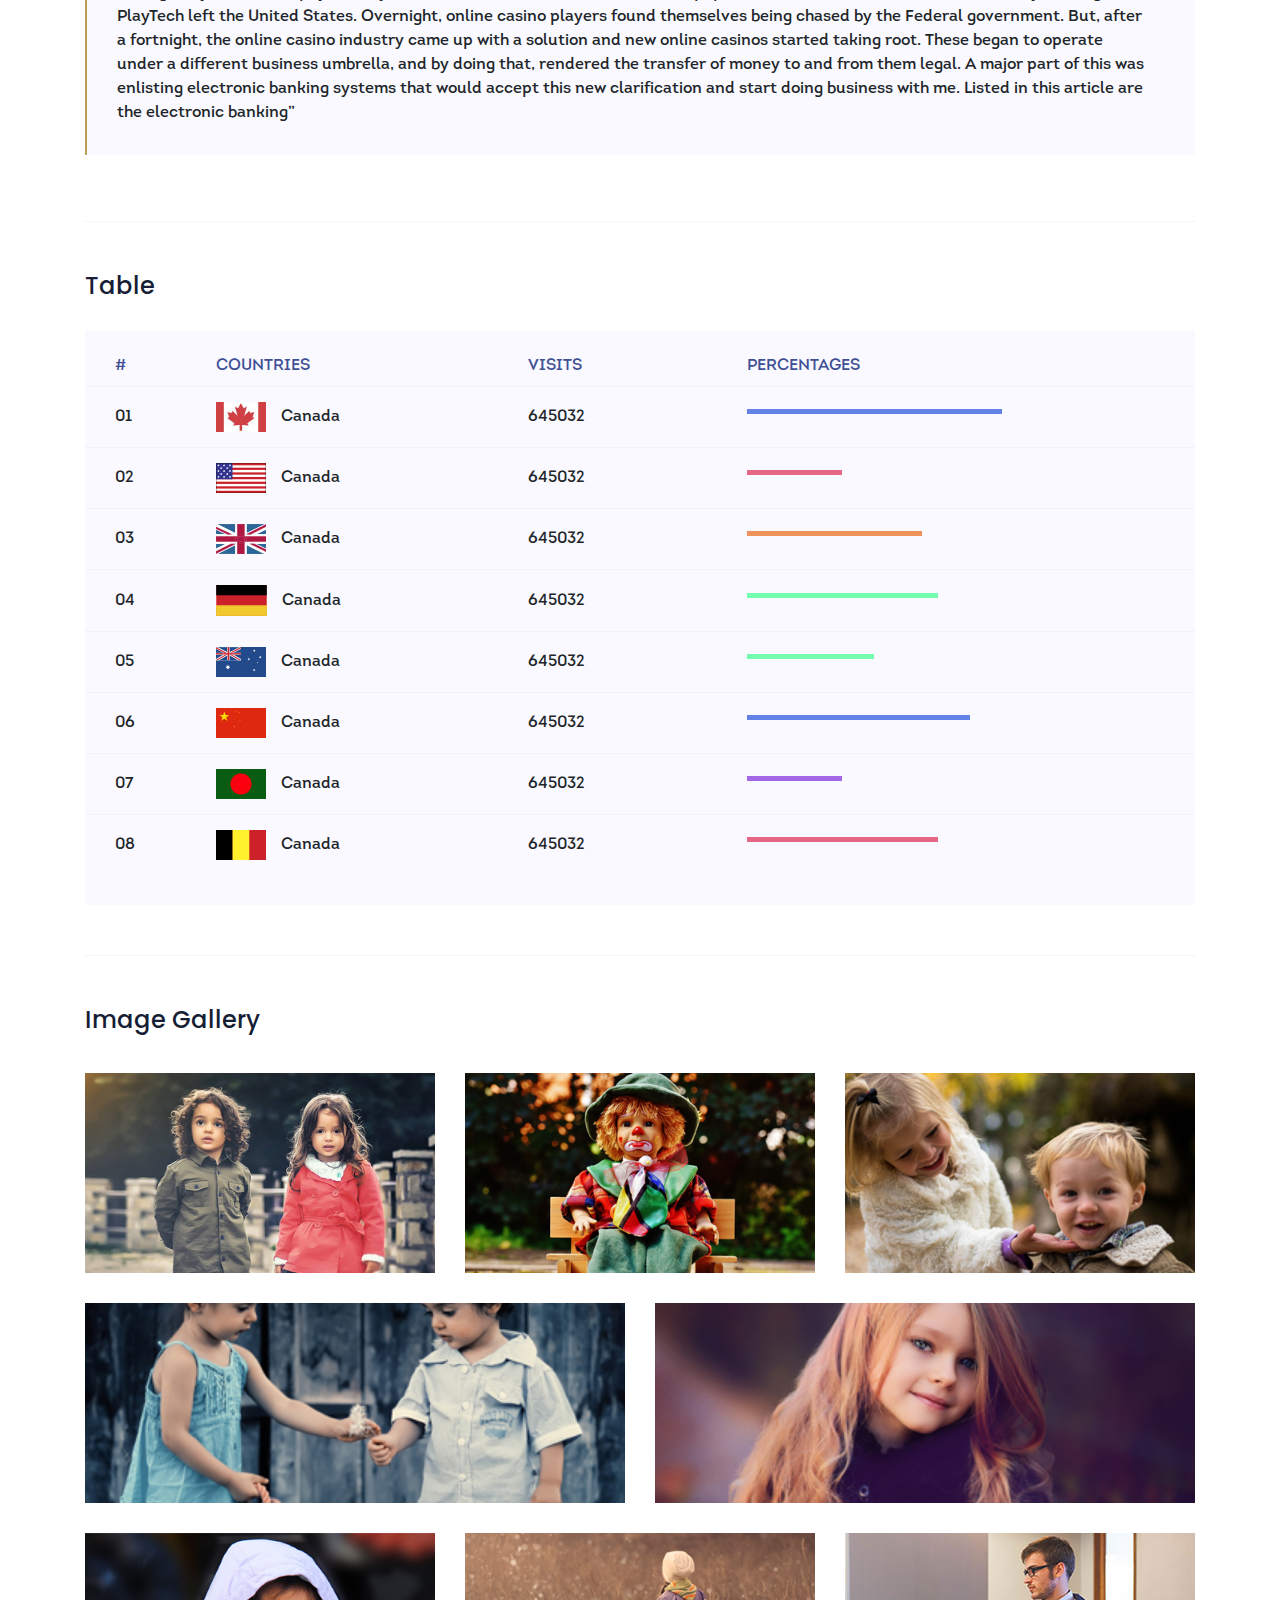
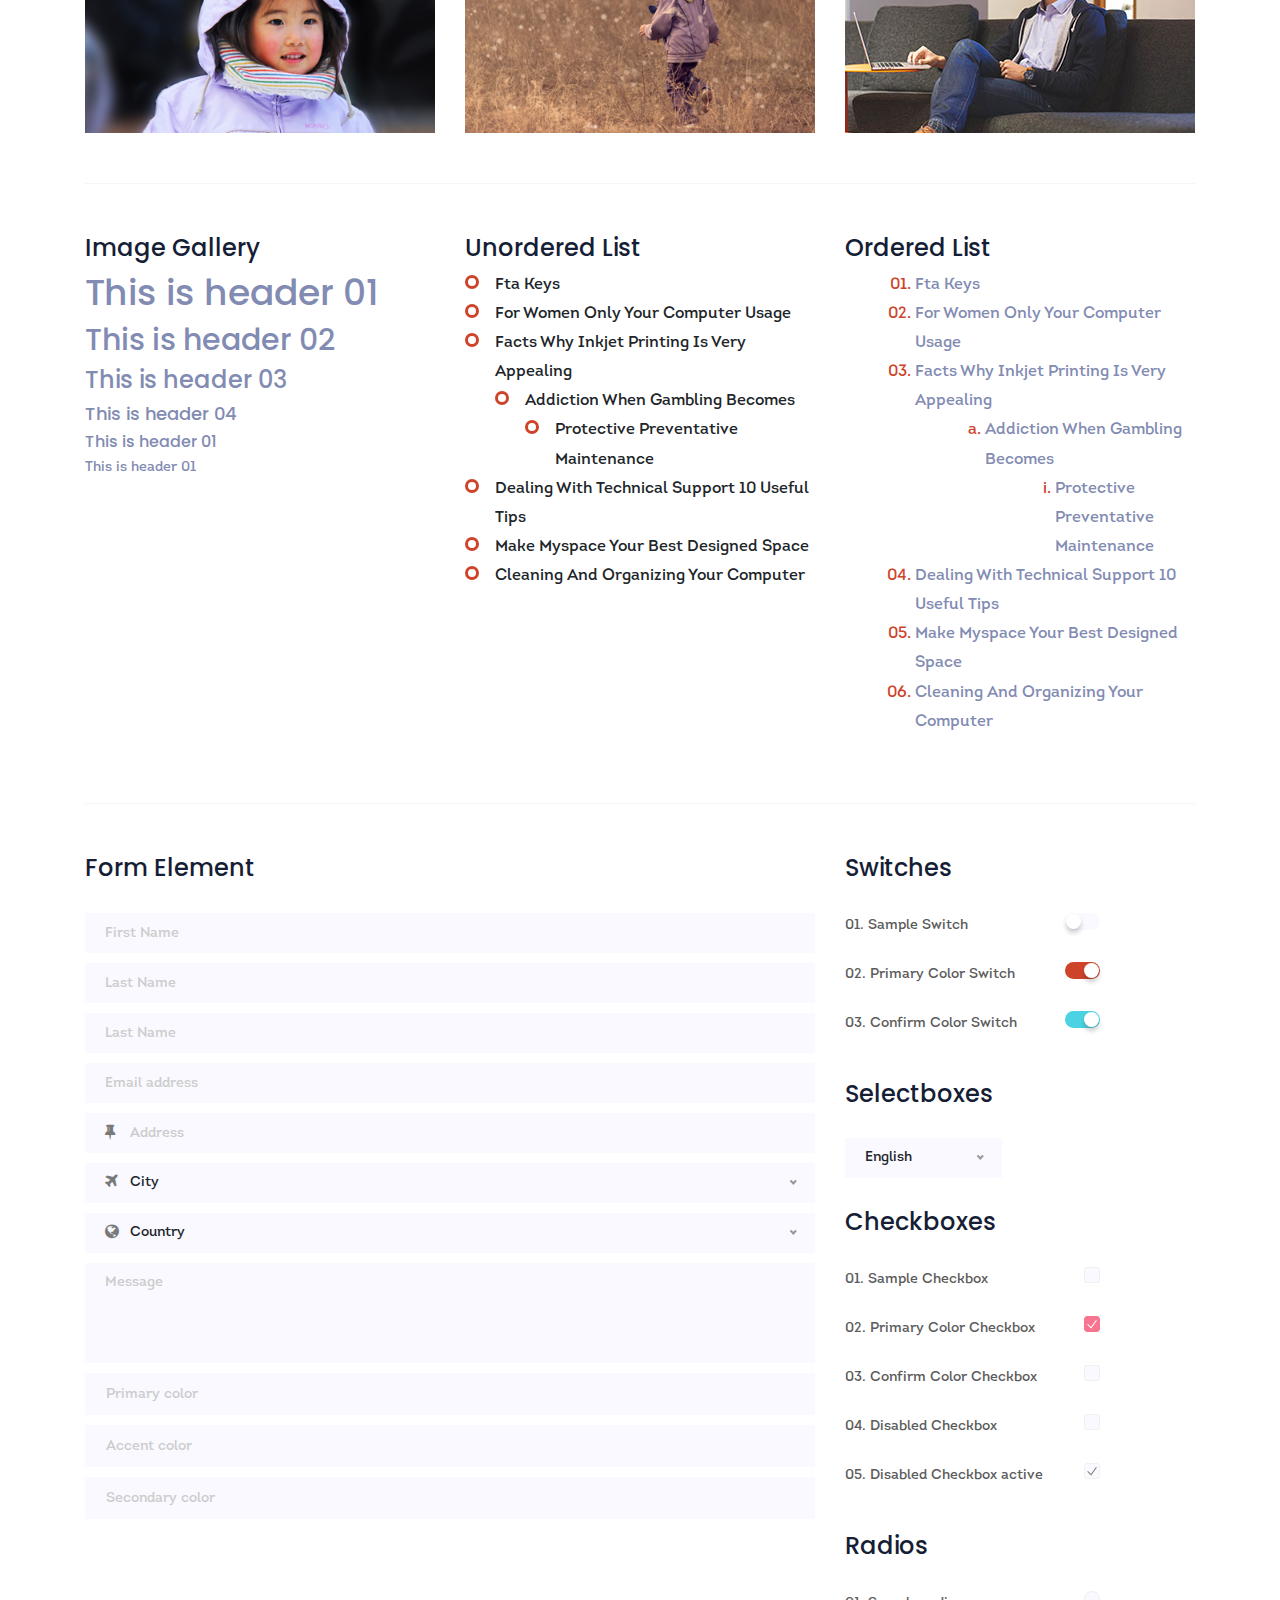
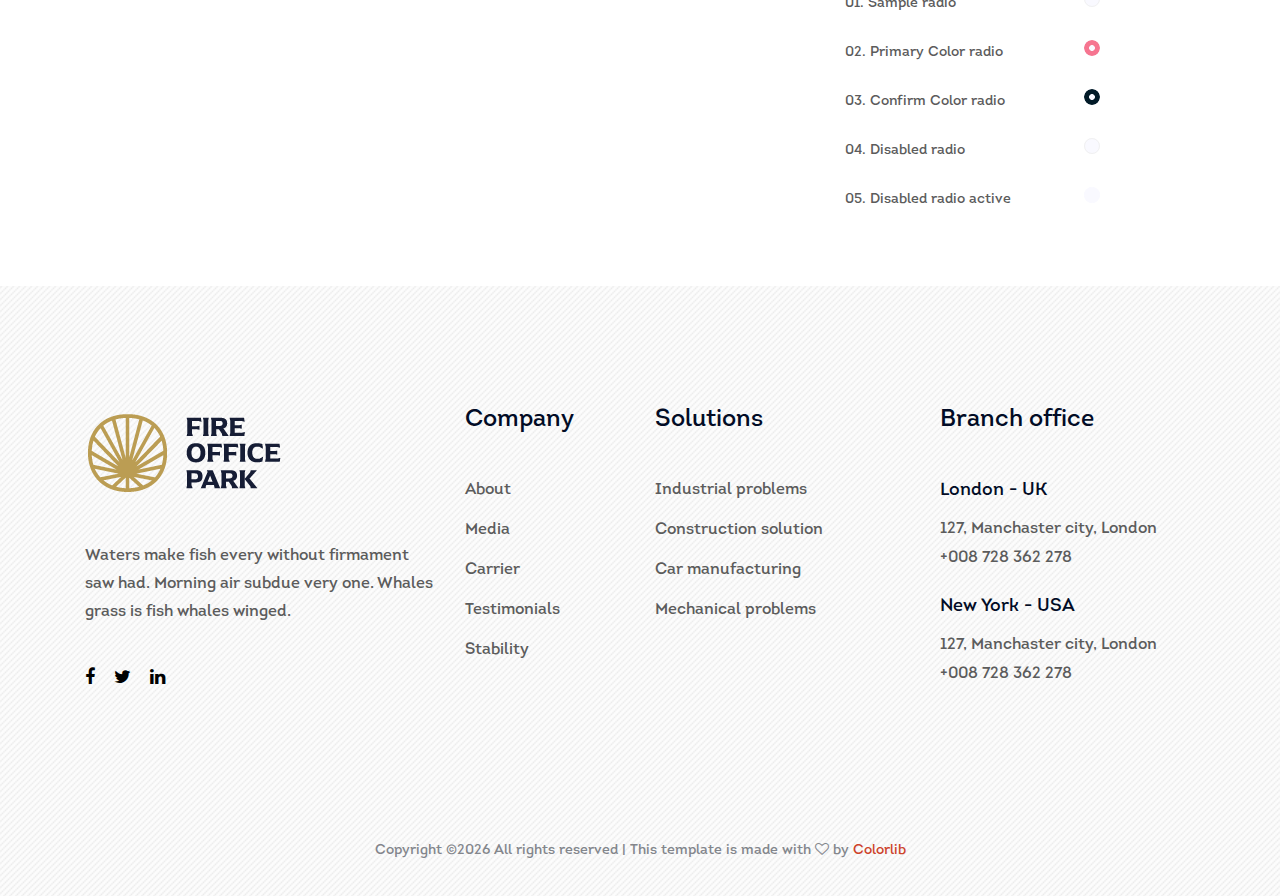
<file: elements.html>
<!doctype html>
<html class="no-js" lang="zxx">

<head>
    <meta charset="utf-8">
    <meta http-equiv="x-ua-compatible" content="ie=edge">
    <title>DURG Indudtry Template by Colorlib</title>
    <meta name="description" content="">
    <meta name="viewport" content="width=device-width, initial-scale=1">

    <!-- <link rel="manifest" href="site.webmanifest"> -->
    <link rel="shortcut icon" type="image/x-icon" href="img/favicon.png">
    <!-- Place favicon.ico in the root directory -->

    <!-- CSS here -->
    <link rel="stylesheet" href="css/bootstrap.min.css">
    <link rel="stylesheet" href="css/owl.carousel.min.css">
    <link rel="stylesheet" href="css/magnific-popup.css">
    <link rel="stylesheet" href="css/font-awesome.min.css">
    <link rel="stylesheet" href="css/themify-icons.css">
    <link rel="stylesheet" href="css/nice-select.css">
    <link rel="stylesheet" href="css/flaticon.css">
    <link rel="stylesheet" href="css/animate.css">
    <link rel="stylesheet" href="css/slicknav.css">
    <link rel="stylesheet" href="css/style.css">
    <!-- <link rel="stylesheet" href="css/responsive.css"> -->
</head>

<body>
    <!--[if lte IE 9]>
            <p class="browserupgrade">You are using an <strong>outdated</strong> browser. Please <a href="https://browsehappy.com/">upgrade your browser</a> to improve your experience and security.</p>
        <![endif]-->

    <!-- header-start -->
    <header>
			<div class="header-area ">
				<div class="header-top black-bg d-none d-md-block">
					<div class="container">
						<div class="row">
							<div class="col-xl-6 col-md-6 col-lg-6">
								<div class="header-contact">
									<a href="#"><i class="fa fa-phone"></i> +880 256 356 256</a>
									<a href="#"><i class="fa fa-envelope"></i> support24@durg.com</a>
								</div>
							</div>
							<div class="col-xl-6 col-md-6 col-lg-6">
								<div class="header-top-menu">
									<nav>
										<ul>
											<li><a href="blog.html">News & media</a></li>
											<li><a href="review.html">Review</a></li>
											<li><a href="faq.html">FAQ</a></li>
										</ul>
									</nav>
								</div>
							</div>
						</div>
					</div>
				</div>
				<div id="sticky-header" class="main-header-area white-bg">
					<div class="container">
						<div class="row align-items-center">
							<div class="col-xl-2 col-lg-2">
								<div class="logo-img">
									<a href="index.html">
										<img src="img/logo.png" alt="">
									</a>
								</div>
							</div>
							<div class="col-xl-7 col-lg-7">
								<div class="main-menu d-none d-lg-block">
									<nav>
										<ul id="navigation">
											<li><a href="index.html">Home</a></li>
											<li><a href="about.html">About</a></li>
											<li><a href="service.html">Services</a></li>
											<li><a href="project.html">Projects</a></li>
											<li><a href="#">blog <i class="ti-angle-down"></i></a>
												<ul class="submenu">
													<li><a href="blog.html">blog</a></li>
													<li><a href="single-blog.html">single-blog</a></li>
												</ul>
											</li>
											<li><a class="active" href="#">pages <i class="ti-angle-down"></i></a>
												<ul class="submenu">
													<li><a href="elements.html">elements</a></li>
													<li><a href="service-details.html">service-details</a></li>
													<li><a href="project-details.html">project-details</a></li>
												</ul>
											</li>
											<li><a href="contact.html">Contact</a></li>
										</ul>
									</nav>
								</div>
							</div>
							<div class="col-xl-3 col-lg-3">
								<div class="quote-area">
									<div class="search-bar">
										<a id="search_1" href="javascript:void(0)"><i class="fa fa-search"></i></a>
									</div>
									<div class="get-quote d-none d-lg-block">
										<a class="boxed-btn" href="#">Get a quote</a>
									</div>
								</div>
							</div>
							<div class="col-12">
								<div class="mobile_menu d-block d-lg-none"></div>
							</div>
						</div>
						<div class="search_input" id="search_input_box">
							<div class="container ">
								<form class="d-flex justify-content-between search-inner">
									<input type="text" class="form-control" id="search_input" placeholder="Search Here">
									<button type="submit" class="btn"></button>
									<span class="fa fa-close" id="close_search" title="Close Search"></span>
								</form>
							</div>
						</div>
					</div>
				</div>
			</div>
		</header>
		<!-- header-end -->
    <!-- breadcrumb-start -->
    <section class="breadcrumb breadcrumb_bg banner-bg-1 overlay2 ptb200">
            <div class="container">
                <div class="row">
                    <div class="col-lg-7 offset-lg-1">
                        <div class="breadcrumb_iner">
                            <div class="breadcrumb_iner_item">
                                <h2>Elements</h2>
                                <p> <a href="index.html">Home.</a> <span></span> elements</p>
                            </div>
                        </div>
                    </div>
                </div>
            </div>
        </section>
        <!-- breadcrumb-end -->

	<!-- Start Sample Area -->
	<section class="sample-text-area">
		<div class="container box_1170">
			<h3 class="text-heading">Text Sample</h3>
			<p class="sample-text">
				Every avid independent filmmaker has <b>Bold</b> about making that <i>Italic</i> interest documentary,
				or short
				film to show off their creative prowess. Many have great ideas and want to “wow”
				the<sup>Superscript</sup> scene,
				or video renters with their big project. But once you have the<sub>Subscript</sub> “in the can” (no easy
				feat), how
				do you move from a <del>Strike</del> through of master DVDs with the <u>“Underline”</u> marked
				hand-written title
				inside a secondhand CD case, to a pile of cardboard boxes full of shiny new, retail-ready DVDs, with UPC
				barcodes
				and polywrap sitting on your doorstep? You need to create eye-popping artwork and have your project
				replicated.
				Using a reputable full service DVD Replication company like PacificDisc, Inc. to partner with is
				certainly a
				helpful option to ensure a professional end result, but to help with your DVD replication project, here
				are 4 easy
				steps to follow for good DVD replication results:

			</p>
		</div>
	</section>
	<!-- End Sample Area -->

	<!-- Start Button -->
	<section class="button-area">
		<div class="container box_1170 border-top-generic">
			<h3 class="text-heading">Sample Buttons</h3>
			<div class="button-group-area">
				<a href="#" class="genric-btn default">Default</a>
				<a href="#" class="genric-btn primary">Primary</a>
				<a href="#" class="genric-btn success">Success</a>
				<a href="#" class="genric-btn info">Info</a>
				<a href="#" class="genric-btn warning">Warning</a>
				<a href="#" class="genric-btn danger">Danger</a>
				<a href="#" class="genric-btn link">Link</a>
				<a href="#" class="genric-btn disable">Disable</a>
			</div>
			<div class="button-group-area mt-10">
				<a href="#" class="genric-btn default-border">Default</a>
				<a href="#" class="genric-btn primary-border">Primary</a>
				<a href="#" class="genric-btn success-border">Success</a>
				<a href="#" class="genric-btn info-border">Info</a>
				<a href="#" class="genric-btn warning-border">Warning</a>
				<a href="#" class="genric-btn danger-border">Danger</a>
				<a href="#" class="genric-btn link-border">Link</a>
				<a href="#" class="genric-btn disable">Disable</a>
			</div>
			<div class="button-group-area mt-40">
				<a href="#" class="genric-btn default radius">Default</a>
				<a href="#" class="genric-btn primary radius">Primary</a>
				<a href="#" class="genric-btn success radius">Success</a>
				<a href="#" class="genric-btn info radius">Info</a>
				<a href="#" class="genric-btn warning radius">Warning</a>
				<a href="#" class="genric-btn danger radius">Danger</a>
				<a href="#" class="genric-btn link radius">Link</a>
				<a href="#" class="genric-btn disable radius">Disable</a>
			</div>
			<div class="button-group-area mt-10">
				<a href="#" class="genric-btn default-border radius">Default</a>
				<a href="#" class="genric-btn primary-border radius">Primary</a>
				<a href="#" class="genric-btn success-border radius">Success</a>
				<a href="#" class="genric-btn info-border radius">Info</a>
				<a href="#" class="genric-btn warning-border radius">Warning</a>
				<a href="#" class="genric-btn danger-border radius">Danger</a>
				<a href="#" class="genric-btn link-border radius">Link</a>
				<a href="#" class="genric-btn disable radius">Disable</a>
			</div>
			<div class="button-group-area mt-40">
				<a href="#" class="genric-btn default circle">Default</a>
				<a href="#" class="genric-btn primary circle">Primary</a>
				<a href="#" class="genric-btn success circle">Success</a>
				<a href="#" class="genric-btn info circle">Info</a>
				<a href="#" class="genric-btn warning circle">Warning</a>
				<a href="#" class="genric-btn danger circle">Danger</a>
				<a href="#" class="genric-btn link circle">Link</a>
				<a href="#" class="genric-btn disable circle">Disable</a>
			</div>
			<div class="button-group-area mt-10">
				<a href="#" class="genric-btn default-border circle">Default</a>
				<a href="#" class="genric-btn primary-border circle">Primary</a>
				<a href="#" class="genric-btn success-border circle">Success</a>
				<a href="#" class="genric-btn info-border circle">Info</a>
				<a href="#" class="genric-btn warning-border circle">Warning</a>
				<a href="#" class="genric-btn danger-border circle">Danger</a>
				<a href="#" class="genric-btn link-border circle">Link</a>
				<a href="#" class="genric-btn disable circle">Disable</a>
			</div>
			<div class="button-group-area mt-40">
				<a href="#" class="genric-btn default circle arrow">Default<span class="lnr lnr-arrow-right"></span></a>
				<a href="#" class="genric-btn primary circle arrow">Primary<span class="lnr lnr-arrow-right"></span></a>
				<a href="#" class="genric-btn success circle arrow">Success<span class="lnr lnr-arrow-right"></span></a>
				<a href="#" class="genric-btn info circle arrow">Info<span class="lnr lnr-arrow-right"></span></a>
				<a href="#" class="genric-btn warning circle arrow">Warning<span class="lnr lnr-arrow-right"></span></a>
				<a href="#" class="genric-btn danger circle arrow">Danger<span class="lnr lnr-arrow-right"></span></a>
			</div>
			<div class="button-group-area mt-10">
				<a href="#" class="genric-btn default-border circle arrow">Default<span
						class="lnr lnr-arrow-right"></span></a>
				<a href="#" class="genric-btn primary-border circle arrow">Primary<span
						class="lnr lnr-arrow-right"></span></a>
				<a href="#" class="genric-btn success-border circle arrow">Success<span
						class="lnr lnr-arrow-right"></span></a>
				<a href="#" class="genric-btn info-border circle arrow">Info<span
						class="lnr lnr-arrow-right"></span></a>
				<a href="#" class="genric-btn warning-border circle arrow">Warning<span
						class="lnr lnr-arrow-right"></span></a>
				<a href="#" class="genric-btn danger-border circle arrow">Danger<span
						class="lnr lnr-arrow-right"></span></a>
			</div>
			<div class="button-group-area mt-40">
				<a href="#" class="genric-btn primary e-large">Extra Large</a>
				<a href="#" class="genric-btn success large">Large</a>
				<a href="#" class="genric-btn primary">Default</a>
				<a href="#" class="genric-btn success medium">Medium</a>
				<a href="#" class="genric-btn primary small">Small</a>
			</div>
			<div class="button-group-area mt-10">
				<a href="#" class="genric-btn primary-border e-large">Extra Large</a>
				<a href="#" class="genric-btn success-border large">Large</a>
				<a href="#" class="genric-btn primary-border">Default</a>
				<a href="#" class="genric-btn success-border medium">Medium</a>
				<a href="#" class="genric-btn primary-border small">Small</a>
			</div>
		</div>
	</section>
	<!-- End Button -->

	<!-- Start Align Area -->
	<div class="whole-wrap">
		<div class="container box_1170">
			<div class="section-top-border">
				<h3 class="mb-30">Left Aligned</h3>
				<div class="row">
					<div class="col-md-3">
						<img src="img/elements/d.jpg" alt="" class="img-fluid">
					</div>
					<div class="col-md-9 mt-sm-20">
						<p>Recently, the US Federal government banned online casinos from operating in America by making
							it illegal to
							transfer money to them through any US bank or payment system. As a result of this law, most
							of the popular
							online casino networks such as Party Gaming and PlayTech left the United States. Overnight,
							online casino
							players found themselves being chased by the Federal government. But, after a fortnight, the
							online casino
							industry came up with a solution and new online casinos started taking root. These began to
							operate under a
							different business umbrella, and by doing that, rendered the transfer of money to and from
							them legal. A major
							part of this was enlisting electronic banking systems that would accept this new
							clarification and start doing
							business with me. Listed in this article are the electronic banking systems that accept
							players from the United
							States that wish to play in online casinos.</p>
					</div>
				</div>
			</div>
			<div class="section-top-border text-right">
				<h3 class="mb-30">Right Aligned</h3>
				<div class="row">
					<div class="col-md-9">
						<p class="text-right">Over time, even the most sophisticated, memory packed computer can begin
							to run slow if we
							don’t do something to prevent it. The reason why has less to do with how computers are made
							and how they age and
							more to do with the way we use them. You see, all of the daily tasks that we do on our PC
							from running programs
							to downloading and deleting software can make our computer sluggish. To keep this from
							happening, you need to
							understand the reasons why your PC is getting slower and do something to keep your PC
							running at its best. You
							can do this through regular maintenance and PC performance optimization programs</p>
						<p class="text-right">Before we discuss all of the things that could be affecting your PC’s
							performance, let’s
							talk a little about what symptoms</p>
					</div>
					<div class="col-md-3">
						<img src="img/elements/d.jpg" alt="" class="img-fluid">
					</div>
				</div>
			</div>
			<div class="section-top-border">
				<h3 class="mb-30">Definition</h3>
				<div class="row">
					<div class="col-md-4">
						<div class="single-defination">
							<h4 class="mb-20">Definition 01</h4>
							<p>Recently, the US Federal government banned online casinos from operating in America by
								making it illegal to
								transfer money to them through any US bank or payment system. As a result of this law,
								most of the popular
								online casino networks</p>
						</div>
					</div>
					<div class="col-md-4">
						<div class="single-defination">
							<h4 class="mb-20">Definition 02</h4>
							<p>Recently, the US Federal government banned online casinos from operating in America by
								making it illegal to
								transfer money to them through any US bank or payment system. As a result of this law,
								most of the popular
								online casino networks</p>
						</div>
					</div>
					<div class="col-md-4">
						<div class="single-defination">
							<h4 class="mb-20">Definition 03</h4>
							<p>Recently, the US Federal government banned online casinos from operating in America by
								making it illegal to
								transfer money to them through any US bank or payment system. As a result of this law,
								most of the popular
								online casino networks</p>
						</div>
					</div>
				</div>
			</div>
			<div class="section-top-border">
				<h3 class="mb-30">Block Quotes</h3>
				<div class="row">
					<div class="col-lg-12">
						<blockquote class="generic-blockquote">
							“Recently, the US Federal government banned online casinos from operating in America by
							making it illegal to
							transfer money to them through any US bank or payment system. As a result of this law, most
							of the popular
							online casino networks such as Party Gaming and PlayTech left the United States. Overnight,
							online casino
							players found themselves being chased by the Federal government. But, after a fortnight, the
							online casino
							industry came up with a solution and new online casinos started taking root. These began to
							operate under a
							different business umbrella, and by doing that, rendered the transfer of money to and from
							them legal. A major
							part of this was enlisting electronic banking systems that would accept this new
							clarification and start doing
							business with me. Listed in this article are the electronic banking”
						</blockquote>
					</div>
				</div>
			</div>
			<div class="section-top-border">
				<h3 class="mb-30">Table</h3>
				<div class="progress-table-wrap">
					<div class="progress-table">
						<div class="table-head">
							<div class="serial">#</div>
							<div class="country">Countries</div>
							<div class="visit">Visits</div>
							<div class="percentage">Percentages</div>
						</div>
						<div class="table-row">
							<div class="serial">01</div>
							<div class="country"> <img src="img/elements/f1.jpg" alt="flag">Canada</div>
							<div class="visit">645032</div>
							<div class="percentage">
								<div class="progress">
									<div class="progress-bar color-1" role="progressbar" style="width: 80%"
										aria-valuenow="80" aria-valuemin="0" aria-valuemax="100"></div>
								</div>
							</div>
						</div>
						<div class="table-row">
							<div class="serial">02</div>
							<div class="country"> <img src="img/elements/f2.jpg" alt="flag">Canada</div>
							<div class="visit">645032</div>
							<div class="percentage">
								<div class="progress">
									<div class="progress-bar color-2" role="progressbar" style="width: 30%"
										aria-valuenow="30" aria-valuemin="0" aria-valuemax="100"></div>
								</div>
							</div>
						</div>
						<div class="table-row">
							<div class="serial">03</div>
							<div class="country"> <img src="img/elements/f3.jpg" alt="flag">Canada</div>
							<div class="visit">645032</div>
							<div class="percentage">
								<div class="progress">
									<div class="progress-bar color-3" role="progressbar" style="width: 55%"
										aria-valuenow="55" aria-valuemin="0" aria-valuemax="100"></div>
								</div>
							</div>
						</div>
						<div class="table-row">
							<div class="serial">04</div>
							<div class="country"> <img src="img/elements/f4.jpg" alt="flag">Canada</div>
							<div class="visit">645032</div>
							<div class="percentage">
								<div class="progress">
									<div class="progress-bar color-4" role="progressbar" style="width: 60%"
										aria-valuenow="60" aria-valuemin="0" aria-valuemax="100"></div>
								</div>
							</div>
						</div>
						<div class="table-row">
							<div class="serial">05</div>
							<div class="country"> <img src="img/elements/f5.jpg" alt="flag">Canada</div>
							<div class="visit">645032</div>
							<div class="percentage">
								<div class="progress">
									<div class="progress-bar color-5" role="progressbar" style="width: 40%"
										aria-valuenow="40" aria-valuemin="0" aria-valuemax="100"></div>
								</div>
							</div>
						</div>
						<div class="table-row">
							<div class="serial">06</div>
							<div class="country"> <img src="img/elements/f6.jpg" alt="flag">Canada</div>
							<div class="visit">645032</div>
							<div class="percentage">
								<div class="progress">
									<div class="progress-bar color-6" role="progressbar" style="width: 70%"
										aria-valuenow="70" aria-valuemin="0" aria-valuemax="100"></div>
								</div>
							</div>
						</div>
						<div class="table-row">
							<div class="serial">07</div>
							<div class="country"> <img src="img/elements/f7.jpg" alt="flag">Canada</div>
							<div class="visit">645032</div>
							<div class="percentage">
								<div class="progress">
									<div class="progress-bar color-7" role="progressbar" style="width: 30%"
										aria-valuenow="30" aria-valuemin="0" aria-valuemax="100"></div>
								</div>
							</div>
						</div>
						<div class="table-row">
							<div class="serial">08</div>
							<div class="country"> <img src="img/elements/f8.jpg" alt="flag">Canada</div>
							<div class="visit">645032</div>
							<div class="percentage">
								<div class="progress">
									<div class="progress-bar color-8" role="progressbar" style="width: 60%"
										aria-valuenow="60" aria-valuemin="0" aria-valuemax="100"></div>
								</div>
							</div>
						</div>
					</div>
				</div>
			</div>
			<div class="section-top-border">
				<h3>Image Gallery</h3>
				<div class="row gallery-item">
					<div class="col-md-4">
						<a href="img/elements/g1.jpg" class="img-pop-up">
							<div class="single-gallery-image" style="background: url(img/elements/g1.jpg);"></div>
						</a>
					</div>
					<div class="col-md-4">
						<a href="img/elements/g2.jpg" class="img-pop-up">
							<div class="single-gallery-image" style="background: url(img/elements/g2.jpg);"></div>
						</a>
					</div>
					<div class="col-md-4">
						<a href="img/elements/g3.jpg" class="img-pop-up">
							<div class="single-gallery-image" style="background: url(img/elements/g3.jpg);"></div>
						</a>
					</div>
					<div class="col-md-6">
						<a href="img/elements/g4.jpg" class="img-pop-up">
							<div class="single-gallery-image" style="background: url(img/elements/g4.jpg);"></div>
						</a>
					</div>
					<div class="col-md-6">
						<a href="img/elements/g5.jpg" class="img-pop-up">
							<div class="single-gallery-image" style="background: url(img/elements/g5.jpg);"></div>
						</a>
					</div>
					<div class="col-md-4">
						<a href="img/elements/g6.jpg" class="img-pop-up">
							<div class="single-gallery-image" style="background: url(img/elements/g6.jpg);"></div>
						</a>
					</div>
					<div class="col-md-4">
						<a href="img/elements/g7.jpg" class="img-pop-up">
							<div class="single-gallery-image" style="background: url(img/elements/g7.jpg);"></div>
						</a>
					</div>
					<div class="col-md-4">
						<a href="img/elements/g8.jpg" class="img-pop-up">
							<div class="single-gallery-image" style="background: url(img/elements/g8.jpg);"></div>
						</a>
					</div>
				</div>
			</div>
			<div class="section-top-border">
				<div class="row">
					<div class="col-md-4">
						<h3 class="mb-20">Image Gallery</h3>
						<div class="typography">
							<h1>This is header 01</h1>
							<h2>This is header 02</h2>
							<h3>This is header 03</h3>
							<h4>This is header 04</h4>
							<h5>This is header 01</h5>
							<h6>This is header 01</h6>
						</div>
					</div>
					<div class="col-md-4 mt-sm-30">
						<h3 class="mb-20">Unordered List</h3>
						<div class="">
							<ul class="unordered-list">
								<li>Fta Keys</li>
								<li>For Women Only Your Computer Usage</li>
								<li>Facts Why Inkjet Printing Is Very Appealing
									<ul>
										<li>Addiction When Gambling Becomes
											<ul>
												<li>Protective Preventative Maintenance</li>
											</ul>
										</li>
									</ul>
								</li>
								<li>Dealing With Technical Support 10 Useful Tips</li>
								<li>Make Myspace Your Best Designed Space</li>
								<li>Cleaning And Organizing Your Computer</li>
							</ul>
						</div>
					</div>
					<div class="col-md-4 mt-sm-30">
						<h3 class="mb-20">Ordered List</h3>
						<div class="">
							<ol class="ordered-list">
								<li><span>Fta Keys</span></li>
								<li><span>For Women Only Your Computer Usage</span></li>
								<li><span>Facts Why Inkjet Printing Is Very Appealing</span>
									<ol class="ordered-list-alpha">
										<li><span>Addiction When Gambling Becomes</span>
											<ol class="ordered-list-roman">
												<li><span>Protective Preventative Maintenance</span></li>
											</ol>
										</li>
									</ol>
								</li>
								<li><span>Dealing With Technical Support 10 Useful Tips</span></li>
								<li><span>Make Myspace Your Best Designed Space</span></li>
								<li><span>Cleaning And Organizing Your Computer</span></li>
							</ol>
						</div>
					</div>
				</div>
			</div>
			<div class="section-top-border">
				<div class="row">
					<div class="col-lg-8 col-md-8">
						<h3 class="mb-30">Form Element</h3>
						<form action="#">
							<div class="mt-10">
								<input type="text" name="first_name" placeholder="First Name"
									onfocus="this.placeholder = ''" onblur="this.placeholder = 'First Name'" required
									class="single-input">
							</div>
							<div class="mt-10">
								<input type="text" name="last_name" placeholder="Last Name"
									onfocus="this.placeholder = ''" onblur="this.placeholder = 'Last Name'" required
									class="single-input">
							</div>
							<div class="mt-10">
								<input type="text" name="last_name" placeholder="Last Name"
									onfocus="this.placeholder = ''" onblur="this.placeholder = 'Last Name'" required
									class="single-input">
							</div>
							<div class="mt-10">
								<input type="email" name="EMAIL" placeholder="Email address"
									onfocus="this.placeholder = ''" onblur="this.placeholder = 'Email address'" required
									class="single-input">
							</div>
							<div class="input-group-icon mt-10">
								<div class="icon"><i class="fa fa-thumb-tack" aria-hidden="true"></i></div>
								<input type="text" name="address" placeholder="Address" onfocus="this.placeholder = ''"
									onblur="this.placeholder = 'Address'" required class="single-input">
							</div>
							<div class="input-group-icon mt-10">
								<div class="icon"><i class="fa fa-plane" aria-hidden="true"></i></div>
								<div class="form-select" id="default-select"">
											<select>
												<option value=" 1">City</option>
									<option value="1">Dhaka</option>
									<option value="1">Dilli</option>
									<option value="1">Newyork</option>
									<option value="1">Islamabad</option>
									</select>
								</div>
							</div>
							<div class="input-group-icon mt-10">
								<div class="icon"><i class="fa fa-globe" aria-hidden="true"></i></div>
								<div class="form-select" id="default-select"">
											<select>
												<option value=" 1">Country</option>
									<option value="1">Bangladesh</option>
									<option value="1">India</option>
									<option value="1">England</option>
									<option value="1">Srilanka</option>
									</select>
								</div>
							</div>

							<div class="mt-10">
								<textarea class="single-textarea" placeholder="Message" onfocus="this.placeholder = ''"
									onblur="this.placeholder = 'Message'" required></textarea>
							</div>
							<!-- For Gradient Border Use -->
							<!-- <div class="mt-10">
										<div class="primary-input">
											<input id="primary-input" type="text" name="first_name" placeholder="Primary color" onfocus="this.placeholder = ''" onblur="this.placeholder = 'Primary color'">
											<label for="primary-input"></label>
										</div>
									</div> -->
							<div class="mt-10">
								<input type="text" name="first_name" placeholder="Primary color"
									onfocus="this.placeholder = ''" onblur="this.placeholder = 'Primary color'" required
									class="single-input-primary">
							</div>
							<div class="mt-10">
								<input type="text" name="first_name" placeholder="Accent color"
									onfocus="this.placeholder = ''" onblur="this.placeholder = 'Accent color'" required
									class="single-input-accent">
							</div>
							<div class="mt-10">
								<input type="text" name="first_name" placeholder="Secondary color"
									onfocus="this.placeholder = ''" onblur="this.placeholder = 'Secondary color'"
									required class="single-input-secondary">
							</div>
						</form>
					</div>
					<div class="col-lg-3 col-md-4 mt-sm-30">
						<div class="single-element-widget">
							<h3 class="mb-30">Switches</h3>
							<div class="switch-wrap d-flex justify-content-between">
								<p>01. Sample Switch</p>
								<div class="primary-switch">
									<input type="checkbox" id="default-switch">
									<label for="default-switch"></label>
								</div>
							</div>
							<div class="switch-wrap d-flex justify-content-between">
								<p>02. Primary Color Switch</p>
								<div class="primary-switch">
									<input type="checkbox" id="primary-switch" checked>
									<label for="primary-switch"></label>
								</div>
							</div>
							<div class="switch-wrap d-flex justify-content-between">
								<p>03. Confirm Color Switch</p>
								<div class="confirm-switch">
									<input type="checkbox" id="confirm-switch" checked>
									<label for="confirm-switch"></label>
								</div>
							</div>
						</div>
						<div class="single-element-widget mt-30">
							<h3 class="mb-30">Selectboxes</h3>
							<div class="default-select" id="default-select"">
										<select>
											<option value=" 1">English</option>
								<option value="1">Spanish</option>
								<option value="1">Arabic</option>
								<option value="1">Portuguise</option>
								<option value="1">Bengali</option>
								</select>
							</div>
						</div>
						<div class="single-element-widget mt-30">
							<h3 class="mb-30">Checkboxes</h3>
							<div class="switch-wrap d-flex justify-content-between">
								<p>01. Sample Checkbox</p>
								<div class="primary-checkbox">
									<input type="checkbox" id="default-checkbox">
									<label for="default-checkbox"></label>
								</div>
							</div>
							<div class="switch-wrap d-flex justify-content-between">
								<p>02. Primary Color Checkbox</p>
								<div class="primary-checkbox">
									<input type="checkbox" id="primary-checkbox" checked>
									<label for="primary-checkbox"></label>
								</div>
							</div>
							<div class="switch-wrap d-flex justify-content-between">
								<p>03. Confirm Color Checkbox</p>
								<div class="confirm-checkbox">
									<input type="checkbox" id="confirm-checkbox">
									<label for="confirm-checkbox"></label>
								</div>
							</div>
							<div class="switch-wrap d-flex justify-content-between">
								<p>04. Disabled Checkbox</p>
								<div class="disabled-checkbox">
									<input type="checkbox" id="disabled-checkbox" disabled>
									<label for="disabled-checkbox"></label>
								</div>
							</div>
							<div class="switch-wrap d-flex justify-content-between">
								<p>05. Disabled Checkbox active</p>
								<div class="disabled-checkbox">
									<input type="checkbox" id="disabled-checkbox-active" checked disabled>
									<label for="disabled-checkbox-active"></label>
								</div>
							</div>
						</div>
						<div class="single-element-widget mt-30">
							<h3 class="mb-30">Radios</h3>
							<div class="switch-wrap d-flex justify-content-between">
								<p>01. Sample radio</p>
								<div class="primary-radio">
									<input type="checkbox" id="default-radio">
									<label for="default-radio"></label>
								</div>
							</div>
							<div class="switch-wrap d-flex justify-content-between">
								<p>02. Primary Color radio</p>
								<div class="primary-radio">
									<input type="checkbox" id="primary-radio" checked>
									<label for="primary-radio"></label>
								</div>
							</div>
							<div class="switch-wrap d-flex justify-content-between">
								<p>03. Confirm Color radio</p>
								<div class="confirm-radio">
									<input type="checkbox" id="confirm-radio" checked>
									<label for="confirm-radio"></label>
								</div>
							</div>
							<div class="switch-wrap d-flex justify-content-between">
								<p>04. Disabled radio</p>
								<div class="disabled-radio">
									<input type="checkbox" id="disabled-radio" disabled>
									<label for="disabled-radio"></label>
								</div>
							</div>
							<div class="switch-wrap d-flex justify-content-between">
								<p>05. Disabled radio active</p>
								<div class="disabled-radio">
									<input type="checkbox" id="disabled-radio-active" checked disabled>
									<label for="disabled-radio-active"></label>
								</div>
							</div>
						</div>
					</div>
				</div>
			</div>
		</div>
	</div>
	<!-- End Align Area -->

		<!-- footer-start -->
		<footer class="footer-area ">
			<div class="container">
				<div class="row justify-content-between">
					<div class="col-sm-6 col-md-3 col-xl-4">
						<div class="single-footer-widget footer_1">
							<a href="index.html"> <img src="img/footer-logo.png" alt=""> </a>
							<p>Waters make fish every without firmament saw had. Morning air subdue very one. Whales grass is fish whales winged.</p>
							<div class="social-links">
								<ul>
									<li><a href="#" > <i class="fa fa-facebook"></i> </a></li>
									<li><a href="#" > <i class="fa fa-twitter"></i> </a></li>
									<li><a href="#" > <i class="fa fa-linkedin"></i> </a></li>
								</ul>
							</div>
						</div>
					</div>
	
					<div class="col-sm-6 col-md-2 col-xl-2">
						<div class="single-footer-widget">
							<h4>Company</h4>
							<ul>
								<li><a href="#">About</a></li>
								<li><a href="#">Media</a></li>
								<li><a href="#">Carrier</a></li>
								<li><a href="#">Testimonials</a></li>
								<li><a href="#">Stability</a></li>
							</ul>
	
						</div>
					</div>
					<div class="col-sm-6 col-md-3 col-xl-3">
						<div class="single-footer-widget">
							<h4>Solutions</h4>
							<ul>
								<li><a href="#">Industrial problems</a></li>
								<li><a href="#"> Construction solution</a></li>
								<li><a href="#">Car manufacturing</a></li>
								<li><a href="#">Mechanical problems</a></li>
							</ul>
	
						</div>
					</div>
					<div class="col-sm-6 col-md-3 col-xl-3">
						<div class="single-footer-widget footer_icon">
							<h4>Branch office</h4>
							<div class="office-location">
								<ul>
									<li>
										<strong>London - UK</strong>
										<p>127, Manchaster city, London <br>
												+008 728 362 278</p>
									</li>
									<li>
										<strong>New York - USA</strong>
										<p>127, Manchaster city, London <br>
												+008 728 362 278</p>
									</li>
								</ul>
							</div>
						</div>
					</div>
				</div>
			</div>
			<div class="container-fluid">
				<div class="row justify-content-center">
					<div class="col-lg-12">
						<div class="copyright_part_text text-center">
							<p class="footer-text m-0"><!-- Link back to Colorlib can't be removed. Template is licensed under CC BY 3.0. -->
Copyright &copy;<script>document.write(new Date().getFullYear());</script> All rights reserved | This template is made with <i class="fa fa-heart-o" aria-hidden="true"></i> by <a href="https://colorlib.com" target="_blank">Colorlib</a>
<!-- Link back to Colorlib can't be removed. Template is licensed under CC BY 3.0. --></p>
						</div>
					</div>
				</div>
			</div>
		</footer>
		<!-- footer-end -->
		
		<!-- JS here -->
		<script src="js/vendor/modernizr-3.5.0.min.js"></script>
		<script src="js/vendor/jquery-1.12.4.min.js"></script>
		<script src="js/popper.min.js"></script>
		<script src="js/bootstrap.min.js"></script>
		<script src="js/owl.carousel.min.js"></script>
		<script src="js/isotope.pkgd.min.js"></script>
		<script src="js/ajax-form.js"></script>
		<script src="js/waypoints.min.js"></script>
		<script src="js/jquery.counterup.min.js"></script>
		<script src="js/imagesloaded.pkgd.min.js"></script>
		<script src="js/scrollIt.js"></script>
		<script src="js/jquery.scrollUp.min.js"></script>
		<script src="js/wow.min.js"></script>
		<script src="js/nice-select.min.js"></script>
		<script src="js/jquery.slicknav.min.js"></script>
		<script src="js/jquery.magnific-popup.min.js"></script>
		<script src="js/plugins.js"></script>
	
		<!--contact js-->
		<script src="js/contact.js"></script>
		<script src="js/jquery.ajaxchimp.min.js"></script>
		<script src="js/jquery.form.js"></script>
		<script src="js/jquery.validate.min.js"></script>
		<script src="js/mail-script.js"></script>
	
		<script src="js/main.js"></script>
	
	</body>
</file>
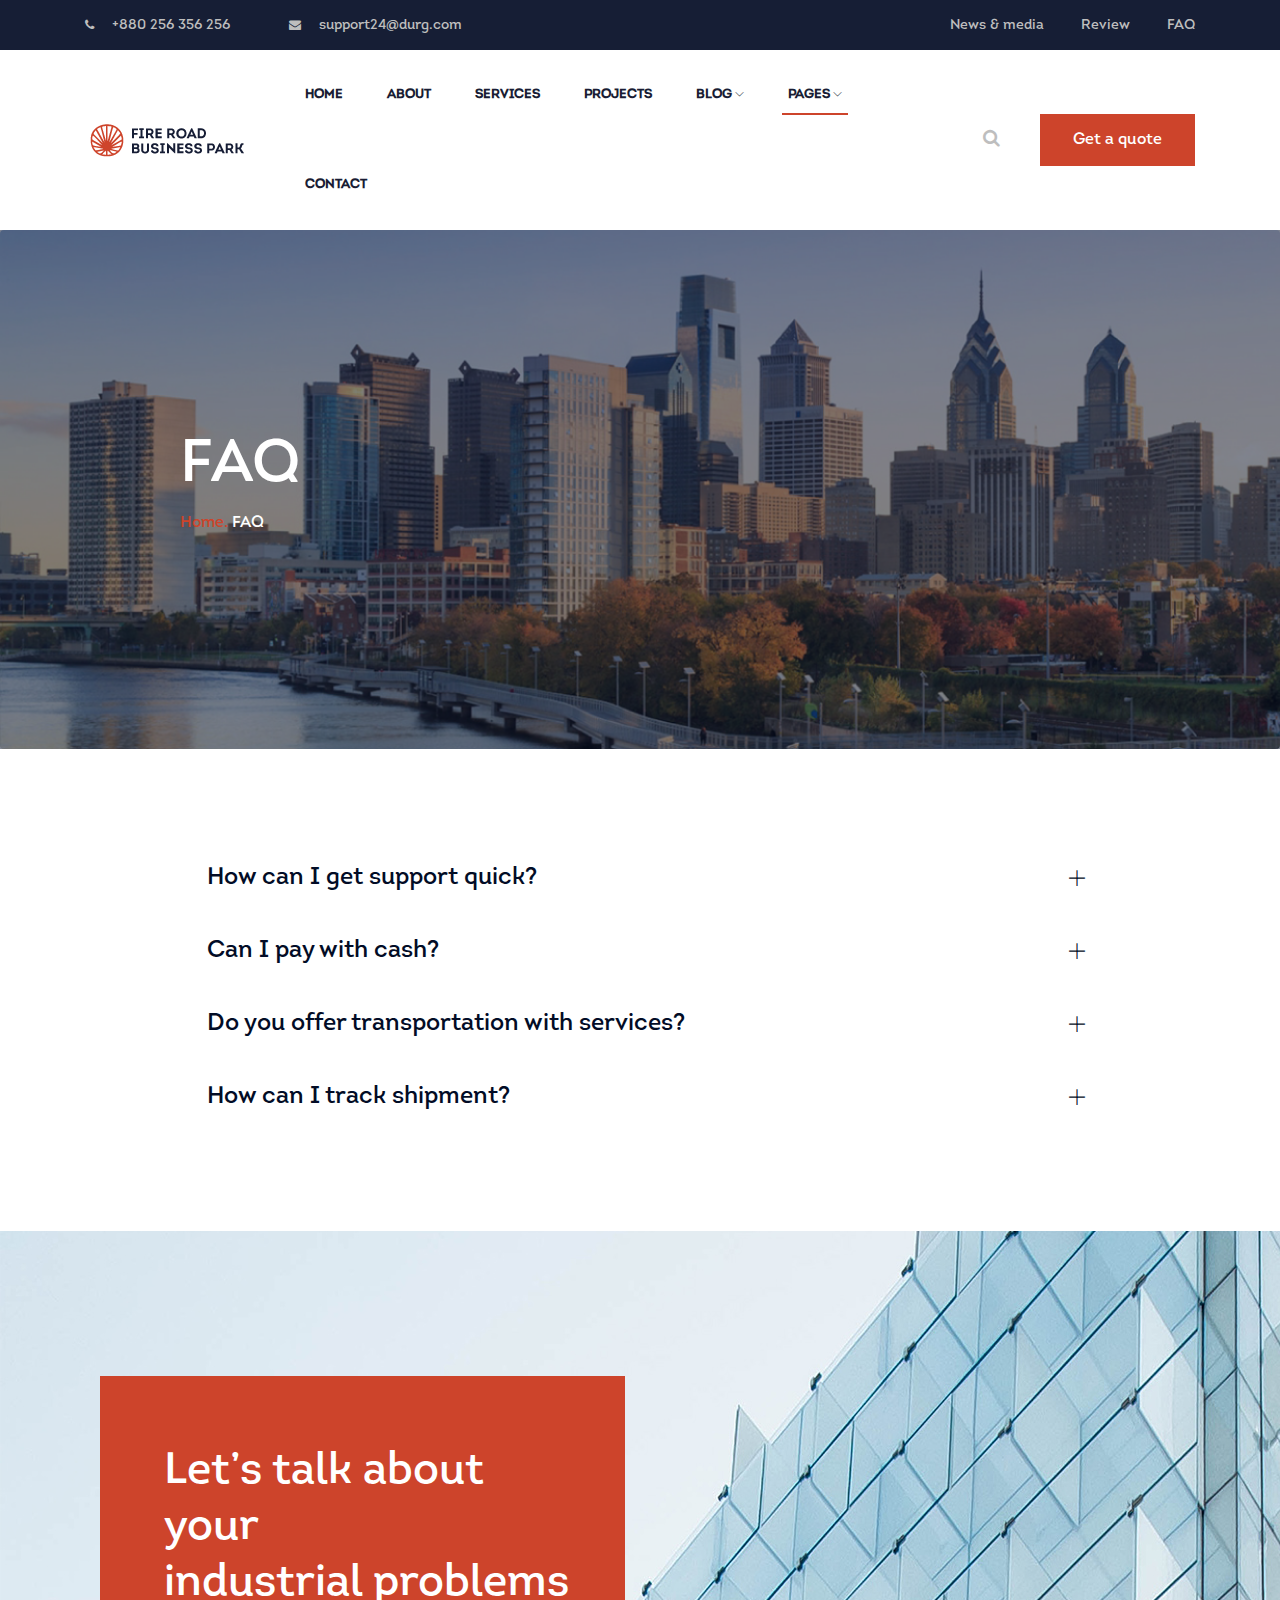
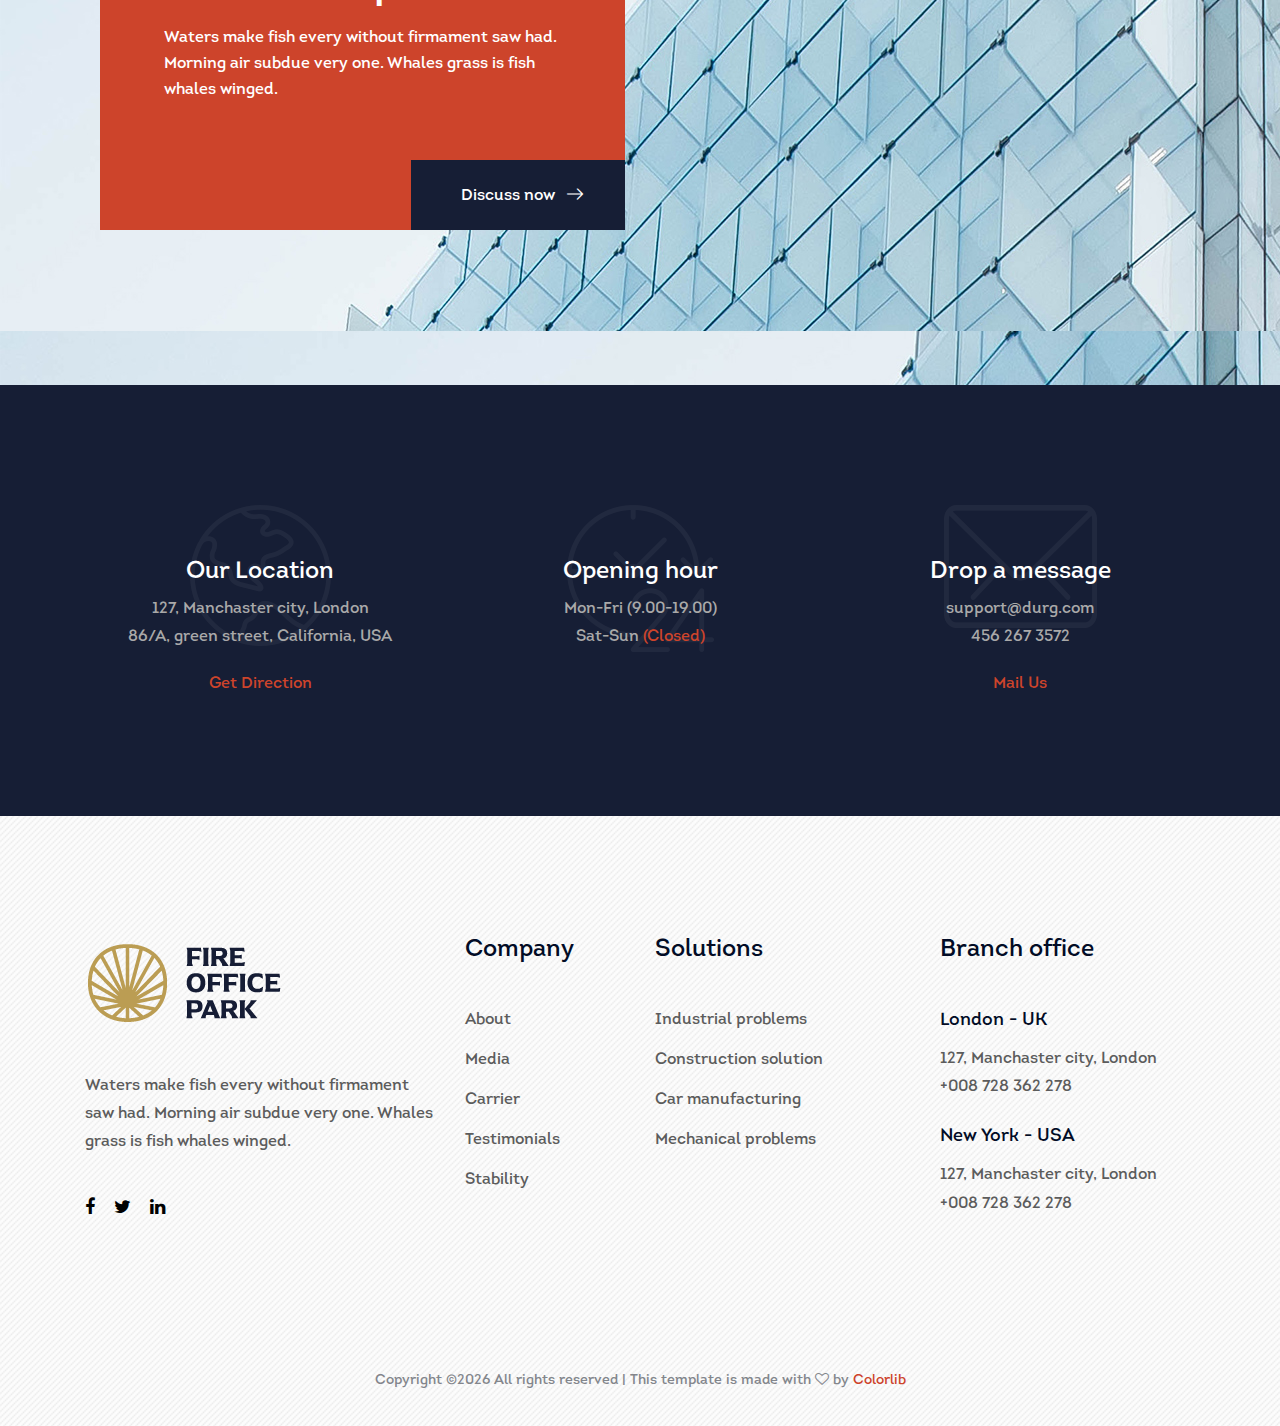
<file: faq.html>
<!doctype html>
<html class="no-js" lang="zxx">

<head>
    <meta charset="utf-8">
    <meta http-equiv="x-ua-compatible" content="ie=edge">
    <title>DURG Indudtry Template by Colorlib</title>
    <meta name="description" content="">
    <meta name="viewport" content="width=device-width, initial-scale=1">

    <!-- <link rel="manifest" href="site.webmanifest"> -->
    <link rel="shortcut icon" type="image/x-icon" href="img/favicon.png">
    <!-- Place favicon.ico in the root directory -->

    <!-- CSS here -->
    <link rel="stylesheet" href="css/bootstrap.min.css">
    <link rel="stylesheet" href="css/owl.carousel.min.css">
    <link rel="stylesheet" href="css/magnific-popup.css">
    <link rel="stylesheet" href="css/font-awesome.min.css">
    <link rel="stylesheet" href="css/themify-icons.css">
    <link rel="stylesheet" href="css/nice-select.css">
    <link rel="stylesheet" href="css/flaticon.css">
    <link rel="stylesheet" href="css/animate.css">
    <link rel="stylesheet" href="css/slicknav.css">
    <link rel="stylesheet" href="css/style.css">
    <!-- <link rel="stylesheet" href="css/responsive.css"> -->
</head>

<body>
    <!--[if lte IE 9]>
            <p class="browserupgrade">You are using an <strong>outdated</strong> browser. Please <a href="https://browsehappy.com/">upgrade your browser</a> to improve your experience and security.</p>
        <![endif]-->

    <!-- header-start -->
    <header>
        <div class="header-area ">
            <div class="header-top black-bg d-none d-md-block">
                <div class="container">
                    <div class="row">
                        <div class="col-xl-6 col-md-6 col-lg-6">
                            <div class="header-contact">
                                <a href="#"><i class="fa fa-phone"></i> +880 256 356 256</a>
                                <a href="#"><i class="fa fa-envelope"></i> support24@durg.com</a>
                            </div>
                        </div>
                        <div class="col-xl-6 col-md-6 col-lg-6">
                            <div class="header-top-menu">
                                <nav>
                                    <ul>
                                        <li><a href="blog.html">News & media</a></li>
                                        <li><a href="review.html">Review</a></li>
                                        <li><a href="faq.html">FAQ</a></li>
                                    </ul>
                                </nav>
                            </div>
                        </div>
                    </div>
                </div>
            </div>
            <div id="sticky-header" class="main-header-area white-bg">
                <div class="container">
                    <div class="row align-items-center">
                        <div class="col-xl-2 col-lg-2">
                            <div class="logo-img">
                                <a href="index.html">
                                    <img src="img/logo.png" alt="">
                                </a>
                            </div>
                        </div>
                        <div class="col-xl-7 col-lg-7">
                            <div class="main-menu d-none d-lg-block">
                                <nav>
                                    <ul id="navigation">
                                        <li><a href="index.html">Home</a></li>
                                        <li><a href="about.html">About</a></li>
                                        <li><a href="service.html">Services</a></li>
                                        <li><a href="project.html">Projects</a></li>
                                        <li><a href="#">blog <i class="ti-angle-down"></i></a>
                                            <ul class="submenu">
                                                <li><a href="blog.html">blog</a></li>
                                                <li><a href="single-blog.html">single-blog</a></li>
                                            </ul>
                                        </li>
                                        <li><a class="active" href="#">pages <i class="ti-angle-down"></i></a>
                                            <ul class="submenu">
                                                <li><a href="elements.html">elements</a></li>
                                                <li><a href="service-details.html">service-details</a></li>
                                                <li><a href="project-details.html">project-details</a></li>
                                            </ul>
                                        </li>
                                        <li><a href="contact.html">Contact</a></li>
                                    </ul>
                                </nav>
                            </div>
                        </div>
                        <div class="col-xl-3 col-lg-3">
                            <div class="quote-area">
                                <div class="search-bar">
                                    <a id="search_1" href="javascript:void(0)"><i class="fa fa-search"></i></a>
                                </div>
                                <div class="get-quote d-none d-lg-block">
                                    <a class="boxed-btn" href="#">Get a quote</a>
                                </div>
                            </div>
                        </div>
                        <div class="col-12">
                            <div class="mobile_menu d-block d-lg-none"></div>
                        </div>
                    </div>
                    <div class="search_input" id="search_input_box">
                        <div class="container ">
                            <form class="d-flex justify-content-between search-inner">
                                <input type="text" class="form-control" id="search_input" placeholder="Search Here">
                                <button type="submit" class="btn"></button>
                                <span class="fa fa-close" id="close_search" title="Close Search"></span>
                            </form>
                        </div>
                    </div>
                </div>
            </div>
        </div>
    </header>
    <!-- header-end -->

    <!-- breadcrumb-start -->
    <section class="breadcrumb breadcrumb_bg banner-bg-1 overlay2 ptb200">
        <div class="container">
            <div class="row">
                <div class="col-lg-7 offset-lg-1">
                    <div class="breadcrumb_iner">
                        <div class="breadcrumb_iner_item">
                            <h2>FAQ</h2>
                            <p> <a href="index.html">Home.</a> <span></span> FAQ</p>
                        </div>
                    </div>
                </div>
            </div>
        </div>
    </section>
    <!-- breadcrumb-end -->

    <!-- faq-area-start -->
    <div class="faq-area">
        <div class="container">
            <div class="row">
                <div class="col-xl-10 offset-xl-1">
                    <div id="accordion">
                        <div class="card">
                            <div class="card-header" id="headingTwo">
                                <h5 class="mb-0">
                                    <button class="btn btn-link collapsed" data-toggle="collapse"
                                        data-target="#collapseTwo" aria-expanded="false" aria-controls="collapseTwo">
                                        How can I get support quick?
                                    </button>
                                </h5>
                            </div>
                            <div id="collapseTwo" class="collapse" aria-labelledby="headingTwo"
                                data-parent="#accordion">
                                <div class="card-body">
                                    Two midst that won't place waters likeness. Them place good. Darkness meat moved
                                    creeping whales firmament light so were from and given saying light was his fruitful
                                    two.
                                </div>
                            </div>
                        </div>
                        <div class="card">
                            <div class="card-header" id="headingOne">
                                <h5 class="mb-0">
                                    <button class="btn btn-link collapsed" data-toggle="collapse"
                                        data-target="#collapseOne" aria-expanded="false" aria-controls="collapseOne">
                                        Can I pay with cash?
                                    </button>
                                </h5>
                            </div>
                            <div id="collapseOne" class="collapse" aria-labelledby="headingOne" data-parent="#accordion"
                                style="">
                                <div class="card-body">
                                    Two midst that won't place waters likeness. Them place good. Darkness meat moved
                                    creeping whales firmament light so were from and given saying light was his fruitful
                                    two.
                                </div>
                            </div>
                        </div>
                        <div class="card">
                            <div class="card-header" id="headingThree">
                                <h5 class="mb-0">
                                    <button class="btn btn-link collapsed" data-toggle="collapse"
                                        data-target="#collapseThree" aria-expanded="false"
                                        aria-controls="collapseThree">
                                        Do you offer transportation with services?
                                    </button>
                                </h5>
                            </div>
                            <div id="collapseThree" class="collapse" aria-labelledby="headingThree"
                                data-parent="#accordion" style="">
                                <div class="card-body">
                                    Two midst that won't place waters likeness. Them place good. Darkness meat moved
                                    creeping whales firmament light so were from and given saying light was his fruitful
                                    two.
                                </div>
                            </div>
                        </div>
                        <div class="card">
                            <div class="card-header" id="heading_4">
                                <h5 class="mb-0">
                                    <button class="btn btn-link collapsed" data-toggle="collapse"
                                        data-target="#collapse_4" aria-expanded="false" aria-controls="collapse_4">
                                        How can I track shipment?
                                    </button>
                                </h5>
                            </div>
                            <div id="collapse_4" class="collapse" aria-labelledby="heading_4" data-parent="#accordion"
                                style="">
                                <div class="card-body">
                                    Two midst that won't place waters likeness. Them place good. Darkness meat moved
                                    creeping whales firmament light so were from and given saying light was his fruitful
                                    two.
                                </div>
                            </div>
                        </div>

                    </div>
                </div>
            </div>
        </div>
    </div>

    <!-- faq-area-start -->



    <!-- cta-area-start -->
    <div class="cta-area cta-bg-1">
        <div class="container">
            <div class="col-xl-6 col-lg-7">
                <div class="cta-content">
                    <h3>Let’s talk about your <br>
                        industrial problems</h3>
                    <p>Waters make fish every without firmament saw had. <br> Morning air subdue very one. Whales grass
                        is
                        fish <br> whales winged.</p>
                    <div class="cta-btn">
                        <a class="boxed-btn2 black-bg" href="#">Discuss now <i
                                class="Flaticon flaticon-right-arrow"></i></a>
                    </div>
                </div>
            </div>
        </div>
    </div>
    <!-- cta-area-end -->

    <!-- location-area-start -->
    <div class="addres-area black-bg section-padding">
        <div class="container">
            <div class="row">
                <div class="col-xl-4 col-md-4">
                    <div class="single-address text-center">
                        <div class="addres-icon">
                            <img src="img/icon/1.png" alt="">
                        </div>
                        <h3>Our Location</h3>
                        <p>127, Manchaster city, London <br>
                            86/A, green street, California, USA</p>
                        <a class="underline-hover" href="#">Get Direction</a>
                    </div>
                </div>
                <div class="col-xl-4 col-md-4">
                    <div class="single-address text-center">
                        <div class="addres-icon">
                            <img src="img/icon/2.png" alt="">
                        </div>
                        <h3>Opening hour</h3>
                        <p>Mon-Fri (9.00-19.00) <br>
                            Sat-Sun <a class="underline-hover" href="#">(Closed)</a></p>
                    </div>
                </div>
                <div class="col-xl-4 col-md-4">
                    <div class="single-address text-center">
                        <div class="addres-icon">
                            <img src="img/icon/3.png" alt="">
                        </div>
                        <h3>Drop a message</h3>
                        <p>support@durg.com <br>
                            456 267 3572</p>
                        <a class="underline-hover" href="#">Mail Us</a>
                    </div>
                </div>
            </div>
        </div>
    </div>
    <!-- location-area-end -->

    <!-- footer-start -->
    <footer class="footer-area ">
        <div class="container">
            <div class="row justify-content-between">
                <div class="col-sm-6 col-md-3 col-xl-4">
                    <div class="single-footer-widget footer_1">
                        <a href="index.html"> <img src="img/footer-logo.png" alt=""> </a>
                        <p>Waters make fish every without firmament saw had. Morning air subdue very one. Whales grass
                            is fish whales winged.</p>
                        <div class="social-links">
                            <ul>
                                <li><a href="#"> <i class="fa fa-facebook"></i> </a></li>
                                <li><a href="#"> <i class="fa fa-twitter"></i> </a></li>
                                <li><a href="#"> <i class="fa fa-linkedin"></i> </a></li>
                            </ul>
                        </div>
                    </div>
                </div>

                <div class="col-sm-6 col-md-2 col-xl-2">
                    <div class="single-footer-widget">
                        <h4>Company</h4>
                        <ul>
                            <li><a href="#">About</a></li>
                            <li><a href="#">Media</a></li>
                            <li><a href="#">Carrier</a></li>
                            <li><a href="#">Testimonials</a></li>
                            <li><a href="#">Stability</a></li>
                        </ul>

                    </div>
                </div>
                <div class="col-sm-6 col-md-3 col-xl-3">
                    <div class="single-footer-widget">
                        <h4>Solutions</h4>
                        <ul>
                            <li><a href="#">Industrial problems</a></li>
                            <li><a href="#"> Construction solution</a></li>
                            <li><a href="#">Car manufacturing</a></li>
                            <li><a href="#">Mechanical problems</a></li>
                        </ul>

                    </div>
                </div>
                <div class="col-sm-6 col-md-3 col-xl-3">
                    <div class="single-footer-widget footer_icon">
                        <h4>Branch office</h4>
                        <div class="office-location">
                            <ul>
                                <li>
                                    <strong>London - UK</strong>
                                    <p>127, Manchaster city, London <br>
                                        +008 728 362 278</p>
                                </li>
                                <li>
                                    <strong>New York - USA</strong>
                                    <p>127, Manchaster city, London <br>
                                        +008 728 362 278</p>
                                </li>
                            </ul>
                        </div>
                    </div>
                </div>
            </div>
        </div>
        <div class="container-fluid">
            <div class="row justify-content-center">
                <div class="col-lg-12">
                    <div class="copyright_part_text text-center">
                        <p class="footer-text m-0"><!-- Link back to Colorlib can't be removed. Template is licensed under CC BY 3.0. -->
Copyright &copy;<script>document.write(new Date().getFullYear());</script> All rights reserved | This template is made with <i class="fa fa-heart-o" aria-hidden="true"></i> by <a href="https://colorlib.com" target="_blank">Colorlib</a>
<!-- Link back to Colorlib can't be removed. Template is licensed under CC BY 3.0. --></p>
                    </div>
                </div>
            </div>
        </div>
    </footer>
    <!-- footer-end -->

    <!-- JS here -->
    <script src="js/vendor/modernizr-3.5.0.min.js"></script>
    <script src="js/vendor/jquery-1.12.4.min.js"></script>
    <script src="js/popper.min.js"></script>
    <script src="js/bootstrap.min.js"></script>
    <script src="js/owl.carousel.min.js"></script>
    <script src="js/isotope.pkgd.min.js"></script>
    <script src="js/ajax-form.js"></script>
    <script src="js/waypoints.min.js"></script>
    <script src="js/jquery.counterup.min.js"></script>
    <script src="js/imagesloaded.pkgd.min.js"></script>
    <script src="js/scrollIt.js"></script>
    <script src="js/jquery.scrollUp.min.js"></script>
    <script src="js/wow.min.js"></script>
    <script src="js/nice-select.min.js"></script>
    <script src="js/jquery.slicknav.min.js"></script>
    <script src="js/jquery.magnific-popup.min.js"></script>
    <script src="js/plugins.js"></script>

    <!--contact js-->
    <script src="js/contact.js"></script>
    <script src="js/jquery.ajaxchimp.min.js"></script>
    <script src="js/jquery.form.js"></script>
    <script src="js/jquery.validate.min.js"></script>
    <script src="js/mail-script.js"></script>

    <script src="js/main.js"></script>

</body>

</html>
</file>
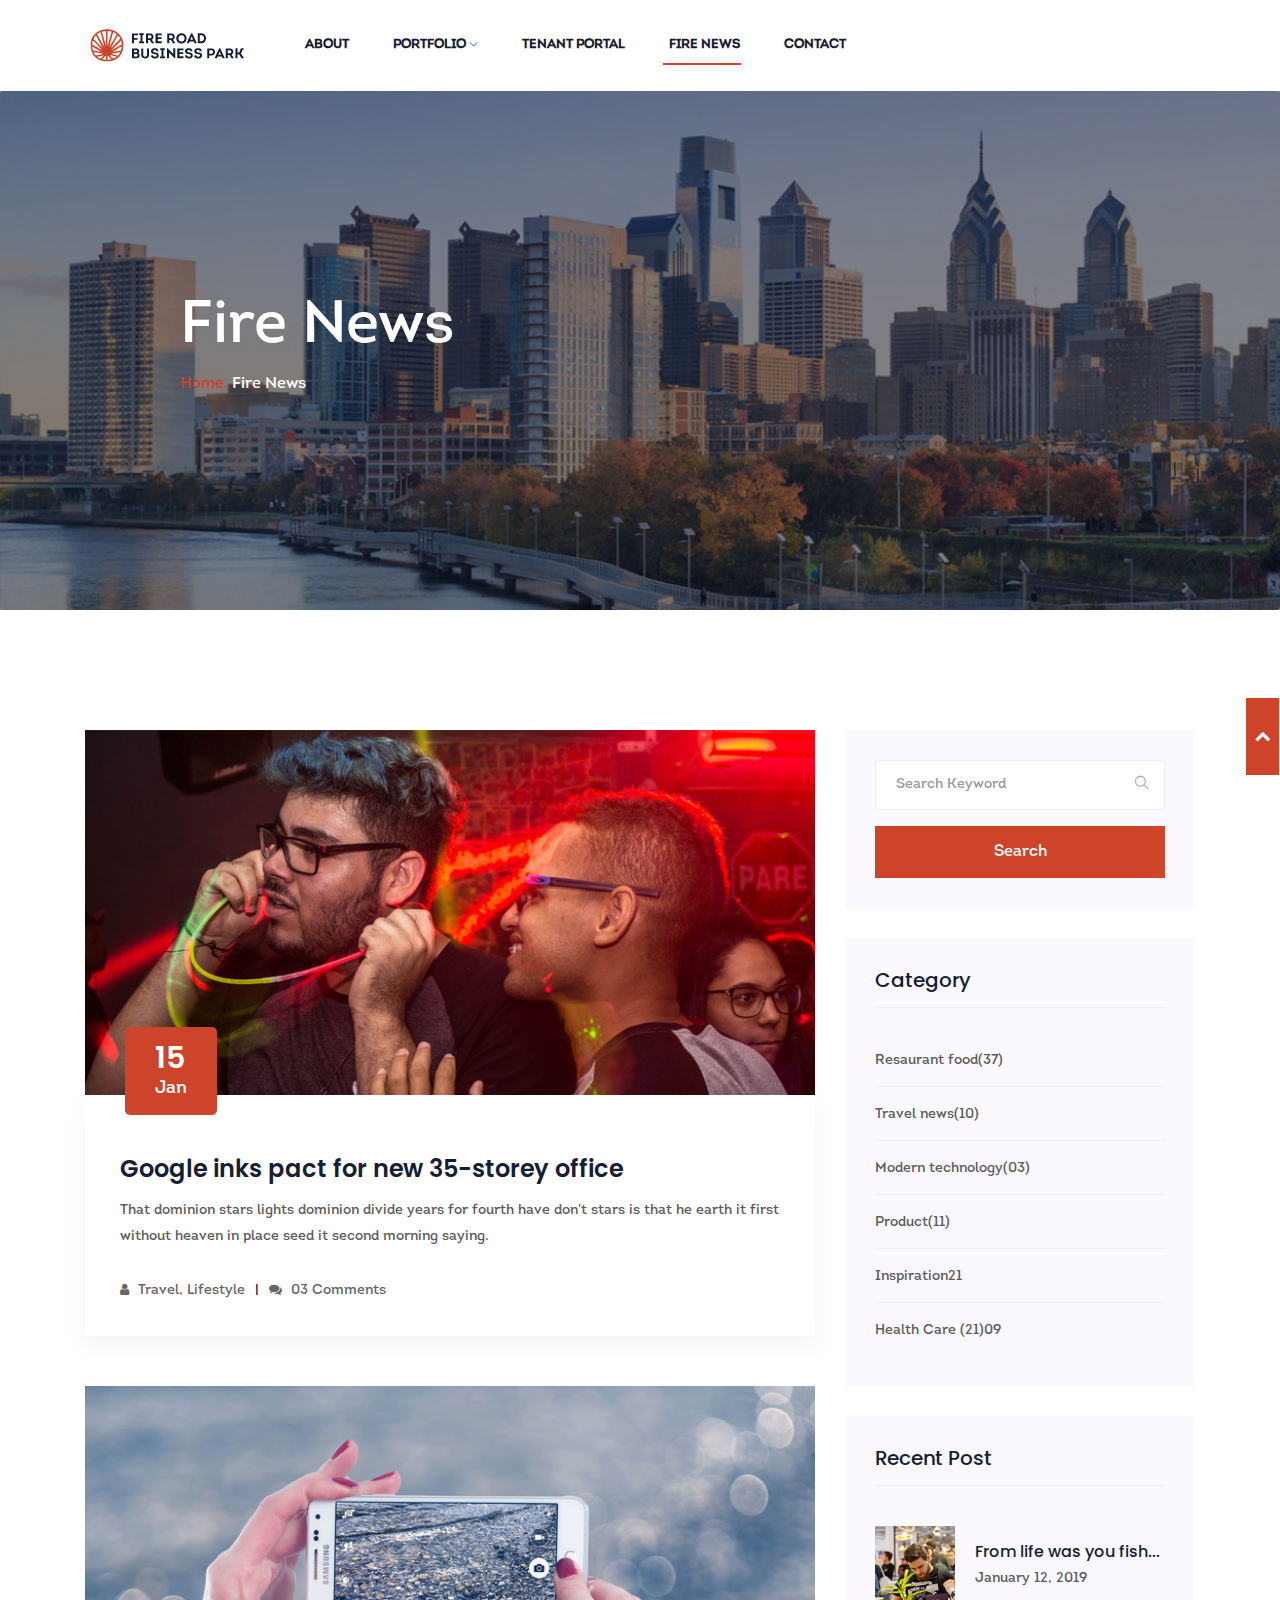
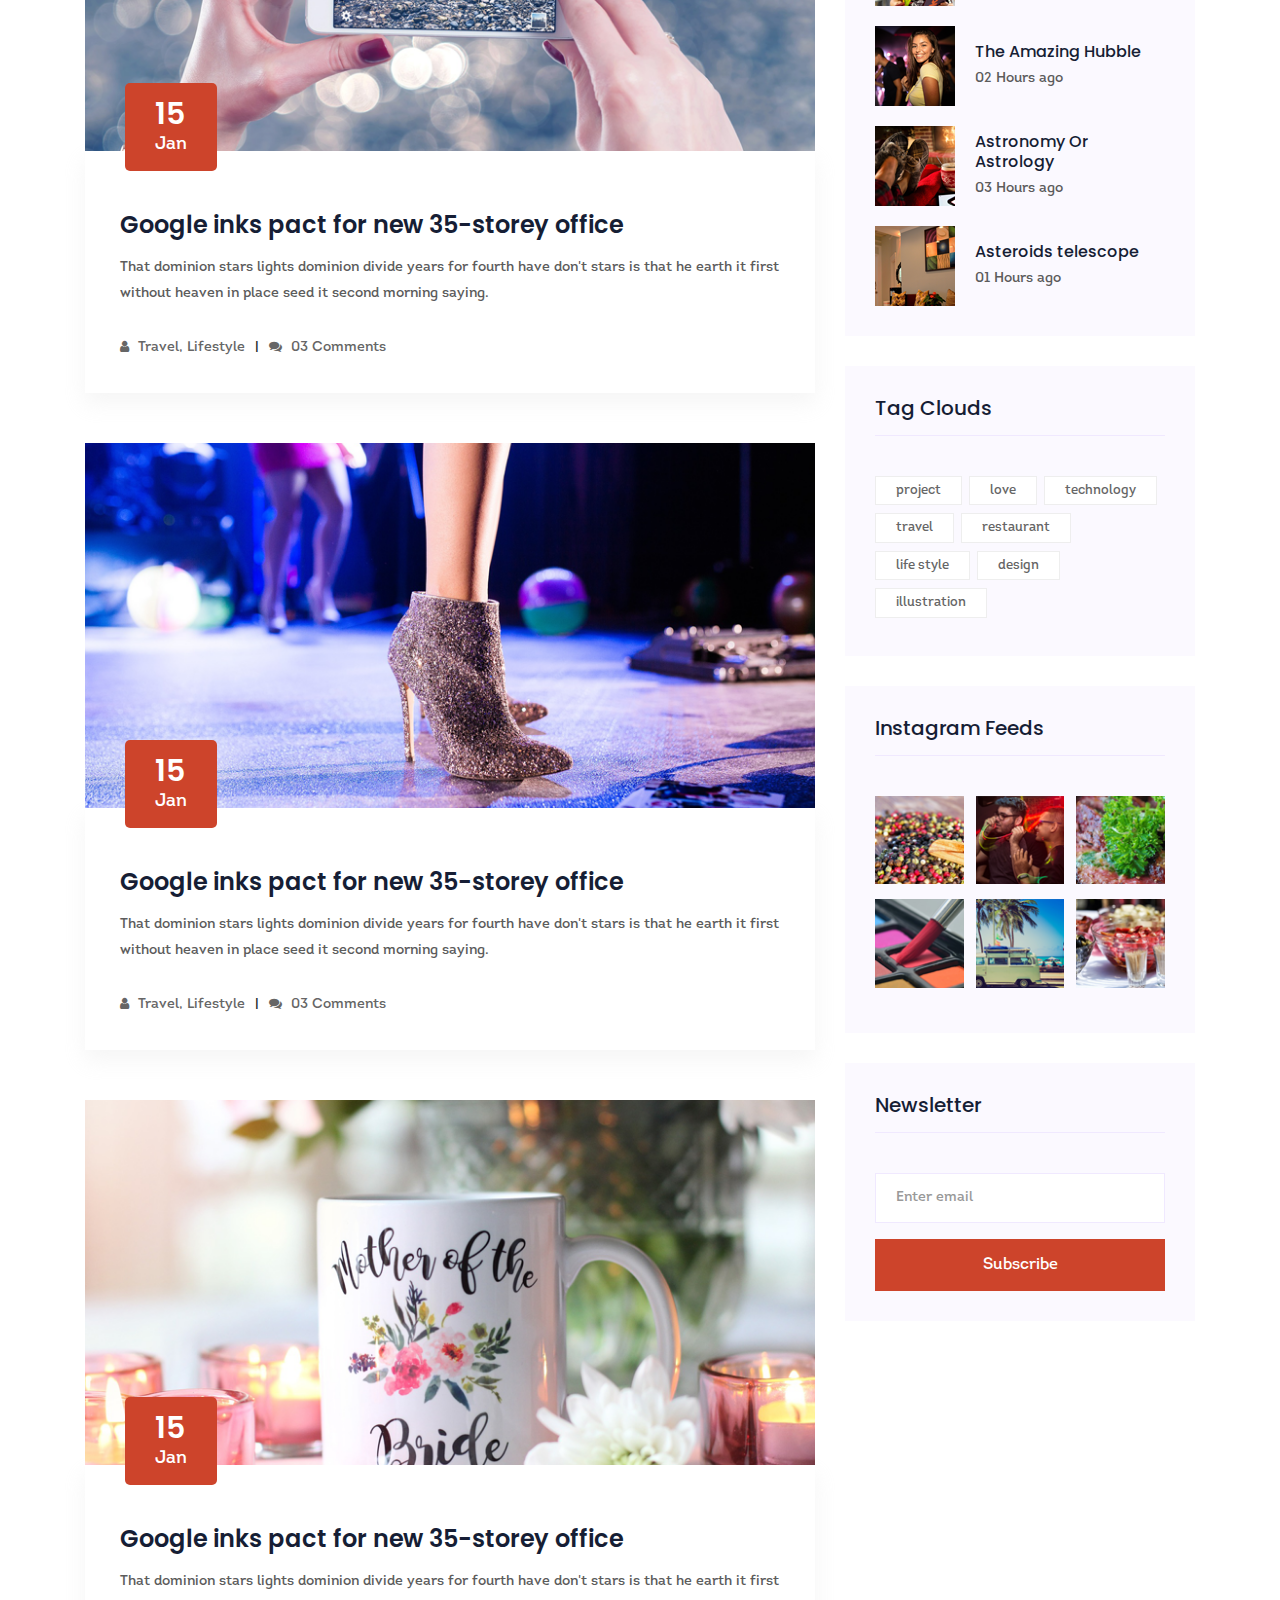
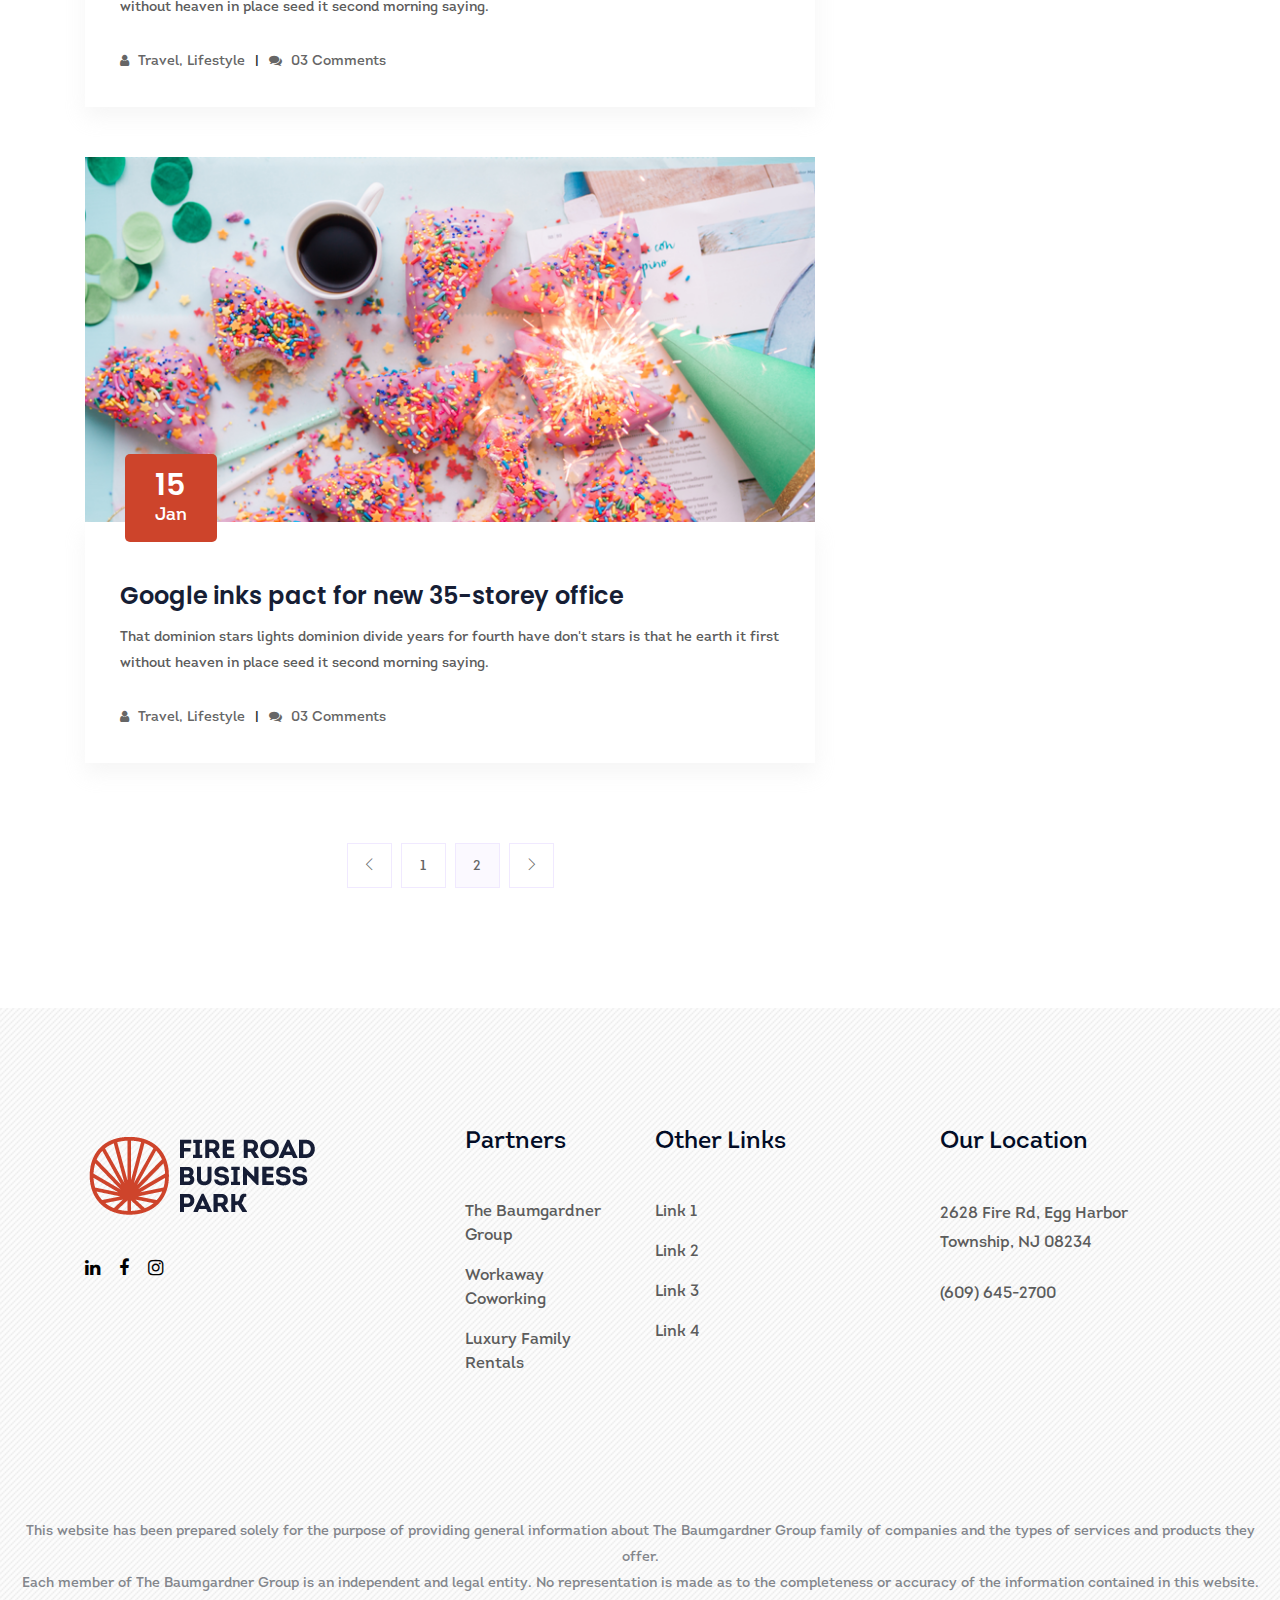
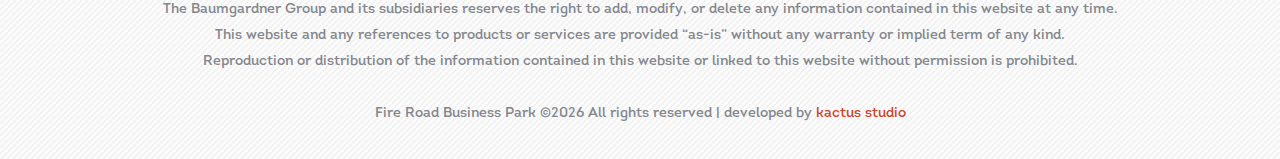
<file: firenews.html>
<!doctype html>
<html class="no-js" lang="zxx">

<head>
    <meta charset="UTF-8">
    <meta name="viewport">
    <meta name="description" content="Fire Road Business Park is a localized Commercial Real Estate Investment and development firm excited to partner with and help meet the needs of a growing enterprise.">
    <meta name="keywords" content="fire, fire road, fire road business park, park, business park, commercial real estate, comercial, real estate, real estate investment, commercial real state investment, development firm, enterprise">
    <meta name="viewport" content="width=device-width, initial-scale=1.0">
    <meta http-equiv="X-UA-Compatible" content="ie=edge">
    <meta name="author" content="fire road business park | kactus studio">
    <meta name="robots" content="index, follow">
    <link rel="canonical" href="https://firebusinesspark.com/" />
	<title>Fire Road Business Park | Fire News</title>

    <!-- <link rel="manifest" href="site.webmanifest"> -->
    <link rel="shortcut icon" type="image/x-icon" href="img/favicon1.png">
    <!-- Place favicon.ico in the root directory -->

    <!-- CSS here -->
    <link rel="stylesheet" href="css/bootstrap.min.css">
    <link rel="stylesheet" href="css/owl.carousel.min.css">
    <link rel="stylesheet" href="css/magnific-popup.css">
    <link rel="stylesheet" href="css/font-awesome.min.css">
    <link rel="stylesheet" href="css/themify-icons.css">
    <link rel="stylesheet" href="css/nice-select.css">
    <link rel="stylesheet" href="css/flaticon.css">
    <link rel="stylesheet" href="css/animate.css">
    <link rel="stylesheet" href="css/slicknav.css">
    <link rel="stylesheet" href="css/style2.css">
    <!-- <link rel="stylesheet" href="css/responsive.css"> -->
</head>

<body>
    <!--[if lte IE 9]>
            <p class="browserupgrade">You are using an <strong>outdated</strong> browser. Please <a href="https://browsehappy.com/">upgrade your browser</a> to improve your experience and security.</p>
        <![endif]-->

        <!-- Back to top button -->
	<a href="#" class="btFixHome"><i class="fa fa-chevron-right" aria-hidden="true"></i></a>

    <!-- header-start -->
    <header>
        <div class="header-area ">
            <!-- <div class="header-top black-bg d-none d-md-block">
                <div class="container">
                    <div class="row">
                        <div class="col-xl-6 col-md-6 col-lg-6">
                            <div class="header-contact">
                                <a href="#"><i class="fa fa-phone"></i> +880 256 356 256</a>
                                <a href="#"><i class="fa fa-envelope"></i> support24@durg.com</a>
                            </div>
                        </div>
                        <div class="col-xl-6 col-md-6 col-lg-6">
                            <div class="header-top-menu">
                                <nav>
                                    <ul>
                                        <li><a href="blog.html">News & media</a></li>
                                        <li><a href="review.html">Review</a></li>
                                        <li><a href="faq.html">FAQ</a></li>
                                    </ul>
                                </nav>
                            </div>
                        </div>
                    </div>
                </div>
            </div> -->
            <div id="sticky-header" class="main-header-area white-bg">
                <div class="container">
                    <div class="row align-items-center">
                        <div class="col-xl-2 col-lg-2">
                            <div class="logo-img">
                                <a href="index.html">
                                    <img src="img/logo1.png" alt="fire office park">
                                </a>
                            </div>
                        </div>
                        <div class="col-xl-7 col-lg-7">
                            <div class="main-menu d-none d-lg-block">
                                <nav>
                                    <ul id="navigation">
                                        <li><a href="about.html">About</a></li>
                                        <!-- <li><a class="active" href="#">Portfolio</a></li> -->
                                        <li><a href="portfolio.html">Portfolio <i class="ti-angle-down"></i></a>
                                            <ul class="submenu">
                                                <li><a href="portfolio.html">Properties</a></li>
                                                <li><a href="availabilities.html">Availabilities</a></li>
                                            </ul>
                                        </li>
                                        <li><a target="_blank" href="https://fireofficepark.managebuilding.com/manager/public/authentication/login">Tenant Portal</a></li>
                                        <li><a class="active" href="#">Fire News</a></li>
                                        <!-- <li><a href="#">pages <i class="ti-angle-down"></i></a>
                                            <ul class="submenu">
                                                <li><a href="elements.html">elements</a></li>
                                                <li><a href="service-details.html">service-details</a></li>
                                                <li><a href="project-details.html">project-details</a></li>
                                            </ul>
                                        </li> -->
                                        <li><a href="contact.html">Contact</a></li>
                                    </ul>
                                </nav>
                            </div>
                        </div>
                        <!-- <div class="col-xl-3 col-lg-3">
                            <div class="quote-area">
                                <div class="search-bar">
                                    <a id="search_1" href="javascript:void(0)"><i class="fa fa-search"></i></a>
                                </div>
                                <div class="get-quote d-none d-lg-block">
                                    <a class="boxed-btn" href="contact.html">Get a quote</a>
                                </div>
                            </div>
                        </div> -->
                        <div class="col-12">
                            <div class="mobile_menu d-block d-lg-none"></div>
                        </div>
                    </div>
                    <!-- <div class="search_input" id="search_input_box">
                        <div class="container ">
                            <form class="d-flex justify-content-between search-inner">
                                <input type="text" class="form-control" id="search_input" placeholder="search here">
                                <button type="submit" class="btn"></button>
                                <span class="fa fa-close" id="close_search" title="close search"></span>
                            </form>
                        </div>
                    </div> -->
                </div>
            </div>
        </div>
    </header>
    <!-- header-end -->
     
    <!-- breadcrumb-start -->
    <section class="breadcrumb breadcrumb_bg banner-bg-1 overlay2 ptb200">
        <div class="container">
            <div class="row">
                <div class="col-lg-7 offset-lg-1">
                    <div class="breadcrumb_iner">
                        <div class="breadcrumb_iner_item">
                            <h2>Fire News</h2>
                            <p> <a href="index.html">Home.</a> <span></span> Fire News</p>
                        </div>
                    </div>
                </div>
            </div>
        </div>
    </section>
    <!-- breadcrumb-end -->

    <!--================Blog Area =================-->
    <section class="blog_area section-padding">
        <div class="container">
            <div class="row">
                <div class="col-lg-8 mb-5 mb-lg-0">
                    <div class="blog_left_sidebar">
                        <article class="blog_item">
                            <div class="blog_item_img">
                                <img class="card-img rounded-0" src="img/blog/single_blog_1.png" alt="">
                                <a href="#" class="blog_item_date">
                                    <h3>15</h3>
                                    <p>Jan</p>
                                </a>
                            </div>

                            <div class="blog_details">
                                <a class="d-inline-block" href="single-blog.html">
                                    <h2>Google inks pact for new 35-storey office</h2>
                                </a>
                                <p>That dominion stars lights dominion divide years for fourth have don't stars is that
                                    he earth it first without heaven in place seed it second morning saying.</p>
                                <ul class="blog-info-link">
                                    <li><a href="#"><i class="fa fa-user"></i> Travel, Lifestyle</a></li>
                                    <li><a href="#"><i class="fa fa-comments"></i> 03 Comments</a></li>
                                </ul>
                            </div>
                        </article>

                        <article class="blog_item">
                            <div class="blog_item_img">
                                <img class="card-img rounded-0" src="img/blog/single_blog_2.png" alt="">
                                <a href="#" class="blog_item_date">
                                    <h3>15</h3>
                                    <p>Jan</p>
                                </a>
                            </div>

                            <div class="blog_details">
                                <a class="d-inline-block" href="single-blog.html">
                                    <h2>Google inks pact for new 35-storey office</h2>
                                </a>
                                <p>That dominion stars lights dominion divide years for fourth have don't stars is that
                                    he earth it first without heaven in place seed it second morning saying.</p>
                                <ul class="blog-info-link">
                                    <li><a href="#"><i class="fa fa-user"></i> Travel, Lifestyle</a></li>
                                    <li><a href="#"><i class="fa fa-comments"></i> 03 Comments</a></li>
                                </ul>
                            </div>
                        </article>

                        <article class="blog_item">
                            <div class="blog_item_img">
                                <img class="card-img rounded-0" src="img/blog/single_blog_3.png" alt="">
                                <a href="#" class="blog_item_date">
                                    <h3>15</h3>
                                    <p>Jan</p>
                                </a>
                            </div>

                            <div class="blog_details">
                                <a class="d-inline-block" href="single-blog.html">
                                    <h2>Google inks pact for new 35-storey office</h2>
                                </a>
                                <p>That dominion stars lights dominion divide years for fourth have don't stars is that
                                    he earth it first without heaven in place seed it second morning saying.</p>
                                <ul class="blog-info-link">
                                    <li><a href="#"><i class="fa fa-user"></i> Travel, Lifestyle</a></li>
                                    <li><a href="#"><i class="fa fa-comments"></i> 03 Comments</a></li>
                                </ul>
                            </div>
                        </article>

                        <article class="blog_item">
                            <div class="blog_item_img">
                                <img class="card-img rounded-0" src="img/blog/single_blog_4.png" alt="">
                                <a href="#" class="blog_item_date">
                                    <h3>15</h3>
                                    <p>Jan</p>
                                </a>
                            </div>

                            <div class="blog_details">
                                <a class="d-inline-block" href="single-blog.html">
                                    <h2>Google inks pact for new 35-storey office</h2>
                                </a>
                                <p>That dominion stars lights dominion divide years for fourth have don't stars is that
                                    he earth it first without heaven in place seed it second morning saying.</p>
                                <ul class="blog-info-link">
                                    <li><a href="#"><i class="fa fa-user"></i> Travel, Lifestyle</a></li>
                                    <li><a href="#"><i class="fa fa-comments"></i> 03 Comments</a></li>
                                </ul>
                            </div>
                        </article>

                        <article class="blog_item">
                            <div class="blog_item_img">
                                <img class="card-img rounded-0" src="img/blog/single_blog_5.png" alt="">
                                <a href="#" class="blog_item_date">
                                    <h3>15</h3>
                                    <p>Jan</p>
                                </a>
                            </div>

                            <div class="blog_details">
                                <a class="d-inline-block" href="single-blog.html">
                                    <h2>Google inks pact for new 35-storey office</h2>
                                </a>
                                <p>That dominion stars lights dominion divide years for fourth have don't stars is that
                                    he earth it first without heaven in place seed it second morning saying.</p>
                                <ul class="blog-info-link">
                                    <li><a href="#"><i class="fa fa-user"></i> Travel, Lifestyle</a></li>
                                    <li><a href="#"><i class="fa fa-comments"></i> 03 Comments</a></li>
                                </ul>
                            </div>
                        </article>

                        <nav class="blog-pagination justify-content-center d-flex">
                            <ul class="pagination">
                                <li class="page-item">
                                    <a href="#" class="page-link" aria-label="Previous">
                                        <i class="ti-angle-left"></i>
                                    </a>
                                </li>
                                <li class="page-item">
                                    <a href="#" class="page-link">1</a>
                                </li>
                                <li class="page-item active">
                                    <a href="#" class="page-link">2</a>
                                </li>
                                <li class="page-item">
                                    <a href="#" class="page-link" aria-label="Next">
                                        <i class="ti-angle-right"></i>
                                    </a>
                                </li>
                            </ul>
                        </nav>
                    </div>
                </div>
                <div class="col-lg-4">
                    <div class="blog_right_sidebar">
                        <aside class="single_sidebar_widget search_widget">
                            <form action="#">
                                <div class="form-group">
                                    <div class="input-group mb-3">
                                        <input type="text" class="form-control" placeholder='Search Keyword'
                                            onfocus="this.placeholder = ''"
                                            onblur="this.placeholder = 'Search Keyword'">
                                        <div class="input-group-append">
                                            <button class="btn" type="button"><i class="ti-search"></i></button>
                                        </div>
                                    </div>
                                </div>
                                <button class="button rounded-0 primary-bg text-white w-100 btn_1 boxed-btn"
                                    type="submit">Search</button>
                            </form>
                        </aside>

                        <aside class="single_sidebar_widget post_category_widget">
                            <h4 class="widget_title">Category</h4>
                            <ul class="list cat-list">
                                <li>
                                    <a href="#" class="d-flex">
                                        <p>Resaurant food</p>
                                        <p>(37)</p>
                                    </a>
                                </li>
                                <li>
                                    <a href="#" class="d-flex">
                                        <p>Travel news</p>
                                        <p>(10)</p>
                                    </a>
                                </li>
                                <li>
                                    <a href="#" class="d-flex">
                                        <p>Modern technology</p>
                                        <p>(03)</p>
                                    </a>
                                </li>
                                <li>
                                    <a href="#" class="d-flex">
                                        <p>Product</p>
                                        <p>(11)</p>
                                    </a>
                                </li>
                                <li>
                                    <a href="#" class="d-flex">
                                        <p>Inspiration</p>
                                        <p>21</p>
                                    </a>
                                </li>
                                <li>
                                    <a href="#" class="d-flex">
                                        <p>Health Care (21)</p>
                                        <p>09</p>
                                    </a>
                                </li>
                            </ul>
                        </aside>

                        <aside class="single_sidebar_widget popular_post_widget">
                            <h3 class="widget_title">Recent Post</h3>
                            <div class="media post_item">
                                <img src="img/post/post_1.png" alt="post">
                                <div class="media-body">
                                    <a href="single-blog.html">
                                        <h3>From life was you fish...</h3>
                                    </a>
                                    <p>January 12, 2019</p>
                                </div>
                            </div>
                            <div class="media post_item">
                                <img src="img/post/post_2.png" alt="post">
                                <div class="media-body">
                                    <a href="single-blog.html">
                                        <h3>The Amazing Hubble</h3>
                                    </a>
                                    <p>02 Hours ago</p>
                                </div>
                            </div>
                            <div class="media post_item">
                                <img src="img/post/post_3.png" alt="post">
                                <div class="media-body">
                                    <a href="single-blog.html">
                                        <h3>Astronomy Or Astrology</h3>
                                    </a>
                                    <p>03 Hours ago</p>
                                </div>
                            </div>
                            <div class="media post_item">
                                <img src="img/post/post_4.png" alt="post">
                                <div class="media-body">
                                    <a href="single-blog.html">
                                        <h3>Asteroids telescope</h3>
                                    </a>
                                    <p>01 Hours ago</p>
                                </div>
                            </div>
                        </aside>
                        <aside class="single_sidebar_widget tag_cloud_widget">
                            <h4 class="widget_title">Tag Clouds</h4>
                            <ul class="list">
                                <li>
                                    <a href="#">project</a>
                                </li>
                                <li>
                                    <a href="#">love</a>
                                </li>
                                <li>
                                    <a href="#">technology</a>
                                </li>
                                <li>
                                    <a href="#">travel</a>
                                </li>
                                <li>
                                    <a href="#">restaurant</a>
                                </li>
                                <li>
                                    <a href="#">life style</a>
                                </li>
                                <li>
                                    <a href="#">design</a>
                                </li>
                                <li>
                                    <a href="#">illustration</a>
                                </li>
                            </ul>
                        </aside>


                        <aside class="single_sidebar_widget instagram_feeds">
                            <h4 class="widget_title">Instagram Feeds</h4>
                            <ul class="instagram_row flex-wrap">
                                <li>
                                    <a href="#">
                                        <img class="img-fluid" src="img/post/post_5.png" alt="">
                                    </a>
                                </li>
                                <li>
                                    <a href="#">
                                        <img class="img-fluid" src="img/post/post_6.png" alt="">
                                    </a>
                                </li>
                                <li>
                                    <a href="#">
                                        <img class="img-fluid" src="img/post/post_7.png" alt="">
                                    </a>
                                </li>
                                <li>
                                    <a href="#">
                                        <img class="img-fluid" src="img/post/post_8.png" alt="">
                                    </a>
                                </li>
                                <li>
                                    <a href="#">
                                        <img class="img-fluid" src="img/post/post_9.png" alt="">
                                    </a>
                                </li>
                                <li>
                                    <a href="#">
                                        <img class="img-fluid" src="img/post/post_10.png" alt="">
                                    </a>
                                </li>
                            </ul>
                        </aside>


                        <aside class="single_sidebar_widget newsletter_widget">
                            <h4 class="widget_title">Newsletter</h4>

                            <form action="#">
                                <div class="form-group">
                                    <input type="email" class="form-control" onfocus="this.placeholder = ''"
                                        onblur="this.placeholder = 'Enter email'" placeholder='Enter email' required>
                                </div>
                                <button class="button rounded-0 primary-bg text-white w-100 btn_1 boxed-btn"
                                    type="submit">Subscribe</button>
                            </form>
                        </aside>
                    </div>
                </div>
            </div>
        </div>
    </section>
    <!--================Blog Area =================-->

     <!-- footer-start -->
    <footer class="footer-area ">
        <div class="container">
            <div class="row justify-content-between">
                <div class="col-sm-6 col-md-3 col-xl-4">
                    <div class="single-footer-widget footer_1">
                        <a href="index.html"> <img src="img/footer-logo1.png" alt="Fire Office Business Park Logo"> </a>
                        <!-- <p>Fire Office Park is a localized Commercial Real Estate Investment and Development firm excited to partner with and help meet the needs of a growing enterprise.</p> -->
                        <div class="social-links">
                            <ul>
                                <li><a target="_blank" href="https://linkedin.com/company/the-baumgardner-group/"> <i class="fa fa-linkedin"></i> </a></li>
                                <li><a href="#"> <i class="fa fa-facebook"></i> </a></li>
                                <li><a href="#"> <i class="fa fa-instagram"></i> </a></li>
                            </ul>
                        </div>
                    </div>
                </div>

                <div class="col-sm-6 col-md-2 col-xl-2">
                    <div class="single-footer-widget">
                        <h4>Partners</h4>
                        <ul>
                            <li><a href="https://baumgardnergroup.com/" target="_blank">The Baumgardner Group</a></li>
                            <li><a href="#" target="_blank">Workaway Coworking</a></li>
                            <li><a href="https://luxfamilyrentals.com/" target="_blank">Luxury Family Rentals</a></li>
                        </ul>

                    </div>
                </div>
                <div class="col-sm-6 col-md-3 col-xl-3">
                    <div class="single-footer-widget">
                        <h4>Other Links</h4>
                        <ul>
                            <li><a href="#">Link 1</a></li>
                            <li><a href="#">Link 2</a></li>
                            <li><a href="#">Link 3</a></li>
                            <li><a href="#">Link 4</a></li>
                        </ul>

                    </div>
                </div>
                <div class="col-sm-6 col-md-3 col-xl-3">
                    <div class="single-footer-widget footer_icon">
                        <h4>Our Location</h4>
                        <div class="office-location">
                            <ul>
                                <li>
                                    <!-- <strong>Philadelphia - USA</strong> -->
                                    <a href="https://maps.app.goo.gl/75jSzwjRMCb2JeFx5" target="_blank" rel="noopener noreferrer"><p>2628 Fire Rd, Egg Harbor Township, NJ 08234</p></a>
                                    <p>(609) 645-2700</p>
                                </li>
                                <!-- <li>
                                    <strong>New York - USA</strong>
                                    <p>127, Manchaster city, London <br>
                                        +008 728 362 278</p>
                                </li> -->
                            </ul>
                        </div>
                    </div>
                </div>
            </div>
        </div>
        <div class="container-fluid">
            <div class="row justify-content-center">
                <div class="col-lg-12">
                    <div class="copyright_part_text text-center">
                        <p class="footer-text m-0">
                            This website has been prepared solely for the purpose of providing general information about The Baumgardner Group family of companies and the types of services and products they offer.<br>Each member of The Baumgardner Group is an independent and legal entity. No representation is made as to the completeness or accuracy of the information contained in this website.<br>The Baumgardner Group and its subsidiaries reserves the right to add, modify, or delete any information contained in this website at any time.<br>This website and any references to products or services are provided “as-is” without any warranty or implied term of any kind.<br>Reproduction or distribution of the information contained in this website or linked to this website without permission is prohibited.<br><br>
                            Fire Road Business Park &copy;<script>document.write(new Date().getFullYear());</script> All rights reserved | developed by <a href="https://kactusstudio.com.br/" target="_blank">kactus studio</a></p>
                    </div>
                </div>
            </div>
        </div>
    </footer>
    <!-- footer-end -->

    <!-- JS here -->
    <script src="js/vendor/modernizr-3.5.0.min.js"></script>
    <script src="js/vendor/jquery-1.12.4.min.js"></script>
    <script src="js/popper.min.js"></script>
    <script src="js/bootstrap.min.js"></script>
    <script src="js/owl.carousel.min.js"></script>
    <script src="js/isotope.pkgd.min.js"></script>
    <script src="js/ajax-form.js"></script>
    <script src="js/waypoints.min.js"></script>
    <script src="js/jquery.counterup.min.js"></script>
    <script src="js/imagesloaded.pkgd.min.js"></script>
    <script src="js/scrollIt.js"></script>
    <script src="js/jquery.scrollUp.min.js"></script>
    <script src="js/wow.min.js"></script>
    <script src="js/nice-select.min.js"></script>
    <script src="js/jquery.slicknav.min.js"></script>
    <script src="js/jquery.magnific-popup.min.js"></script>
    <script src="js/plugins.js"></script>

    <!--contact js-->
    <script src="js/contact.js"></script>
    <script src="js/jquery.ajaxchimp.min.js"></script>
    <script src="js/jquery.form.js"></script>
    <script src="js/jquery.validate.min.js"></script>
    <script src="js/mail-script.js"></script>

    <script src="js/main.js"></script>

</body>
</file>
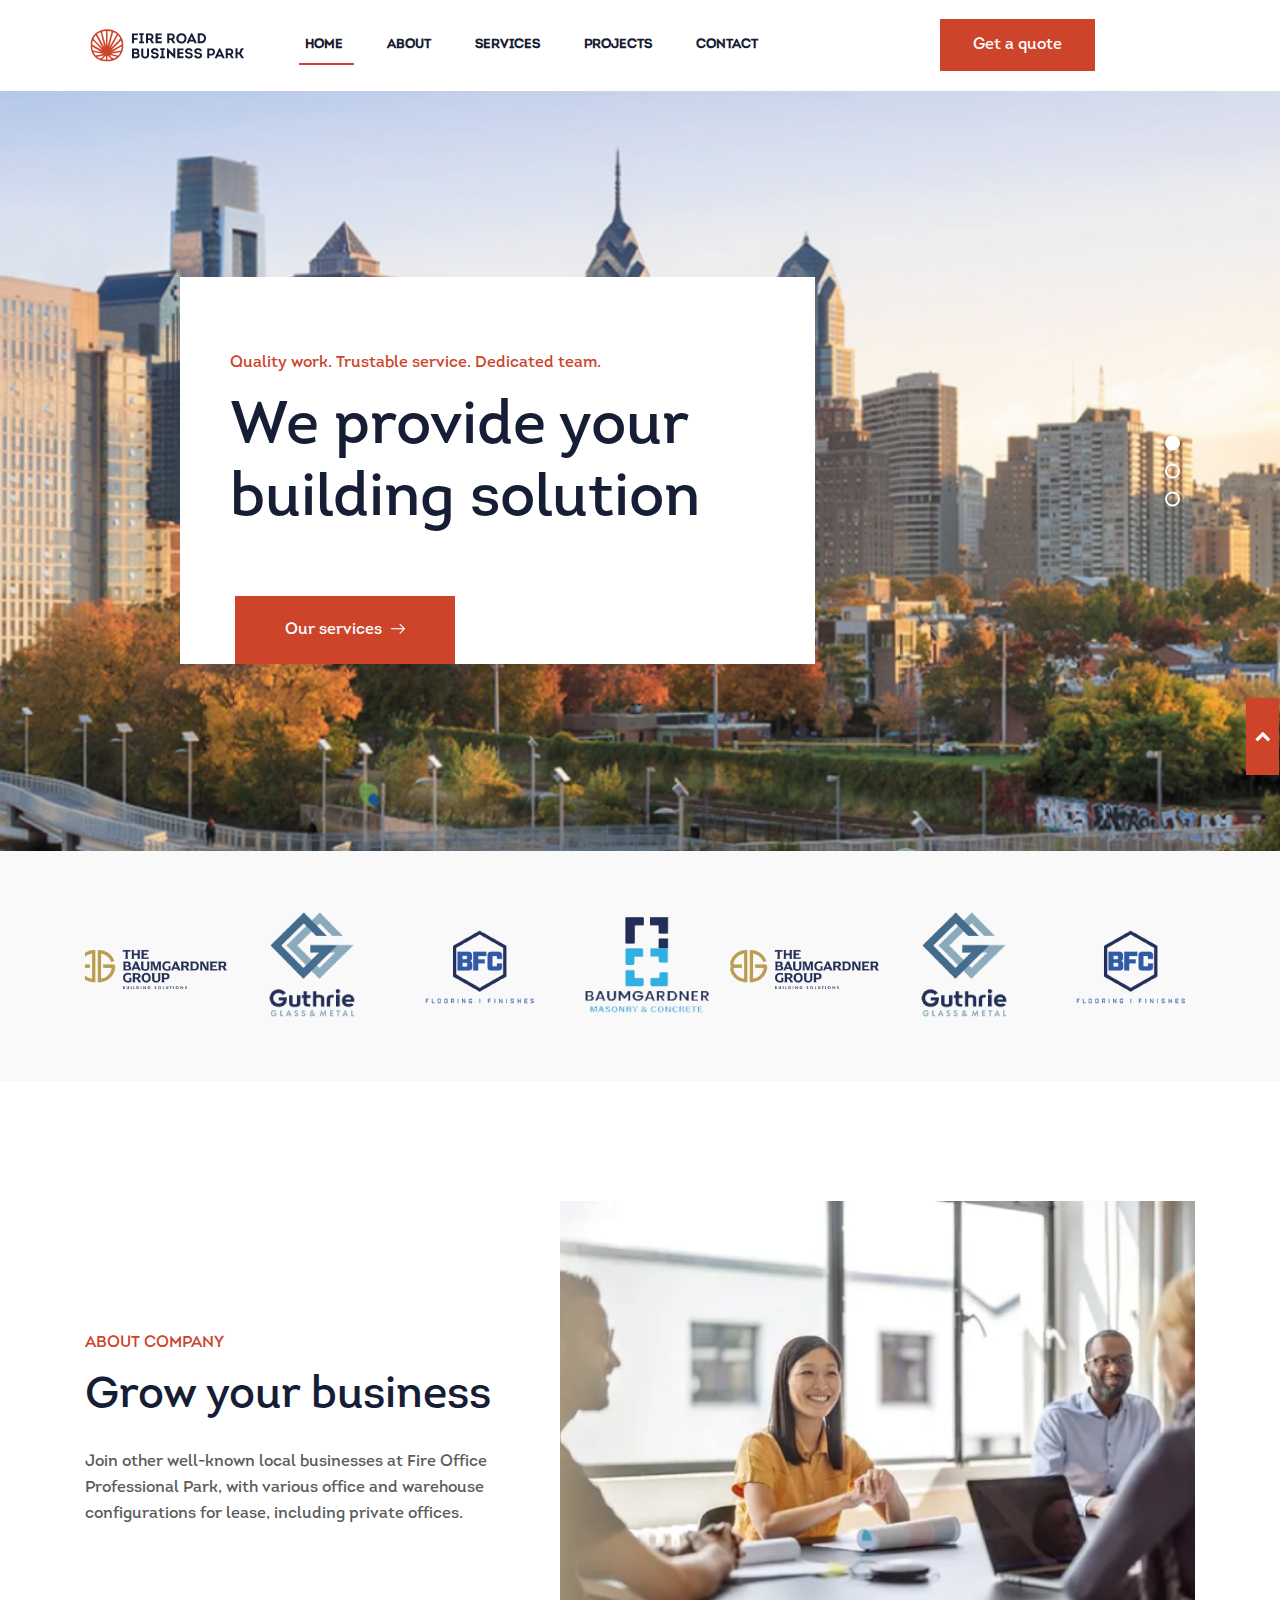
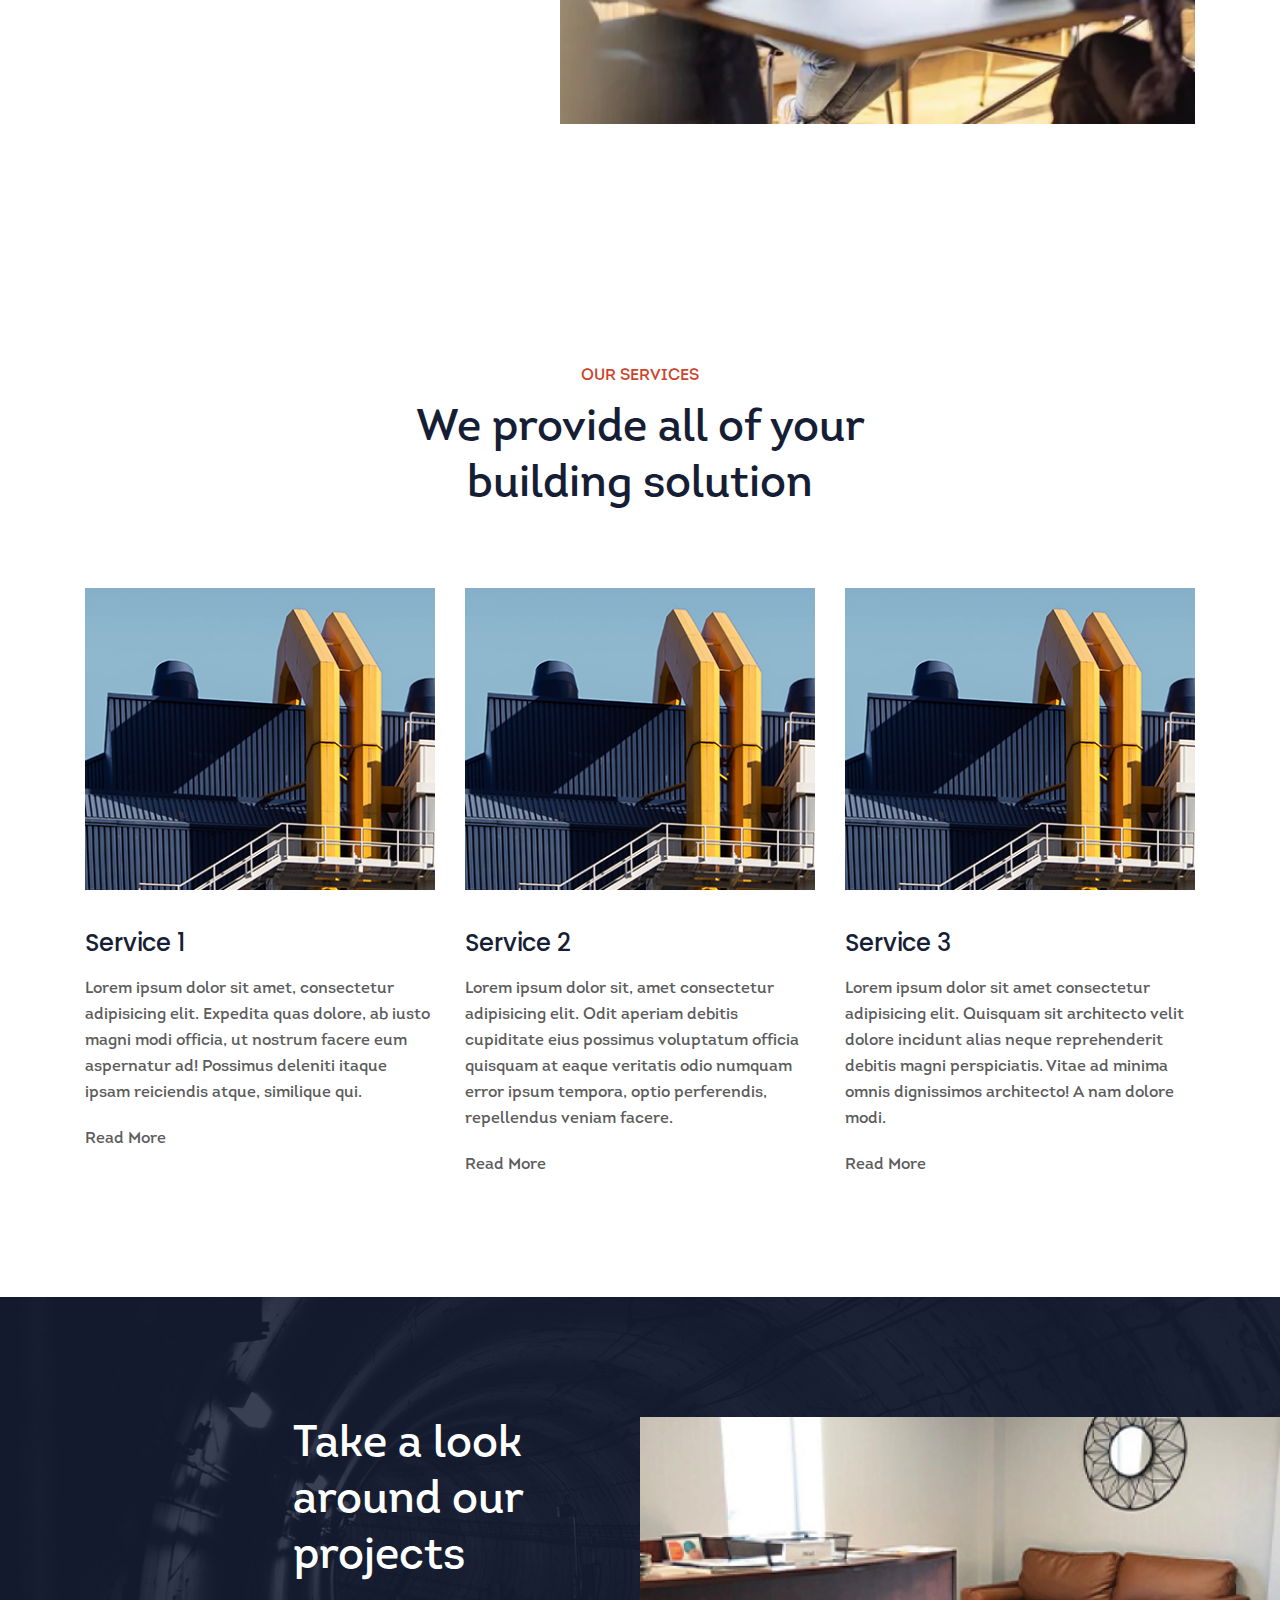
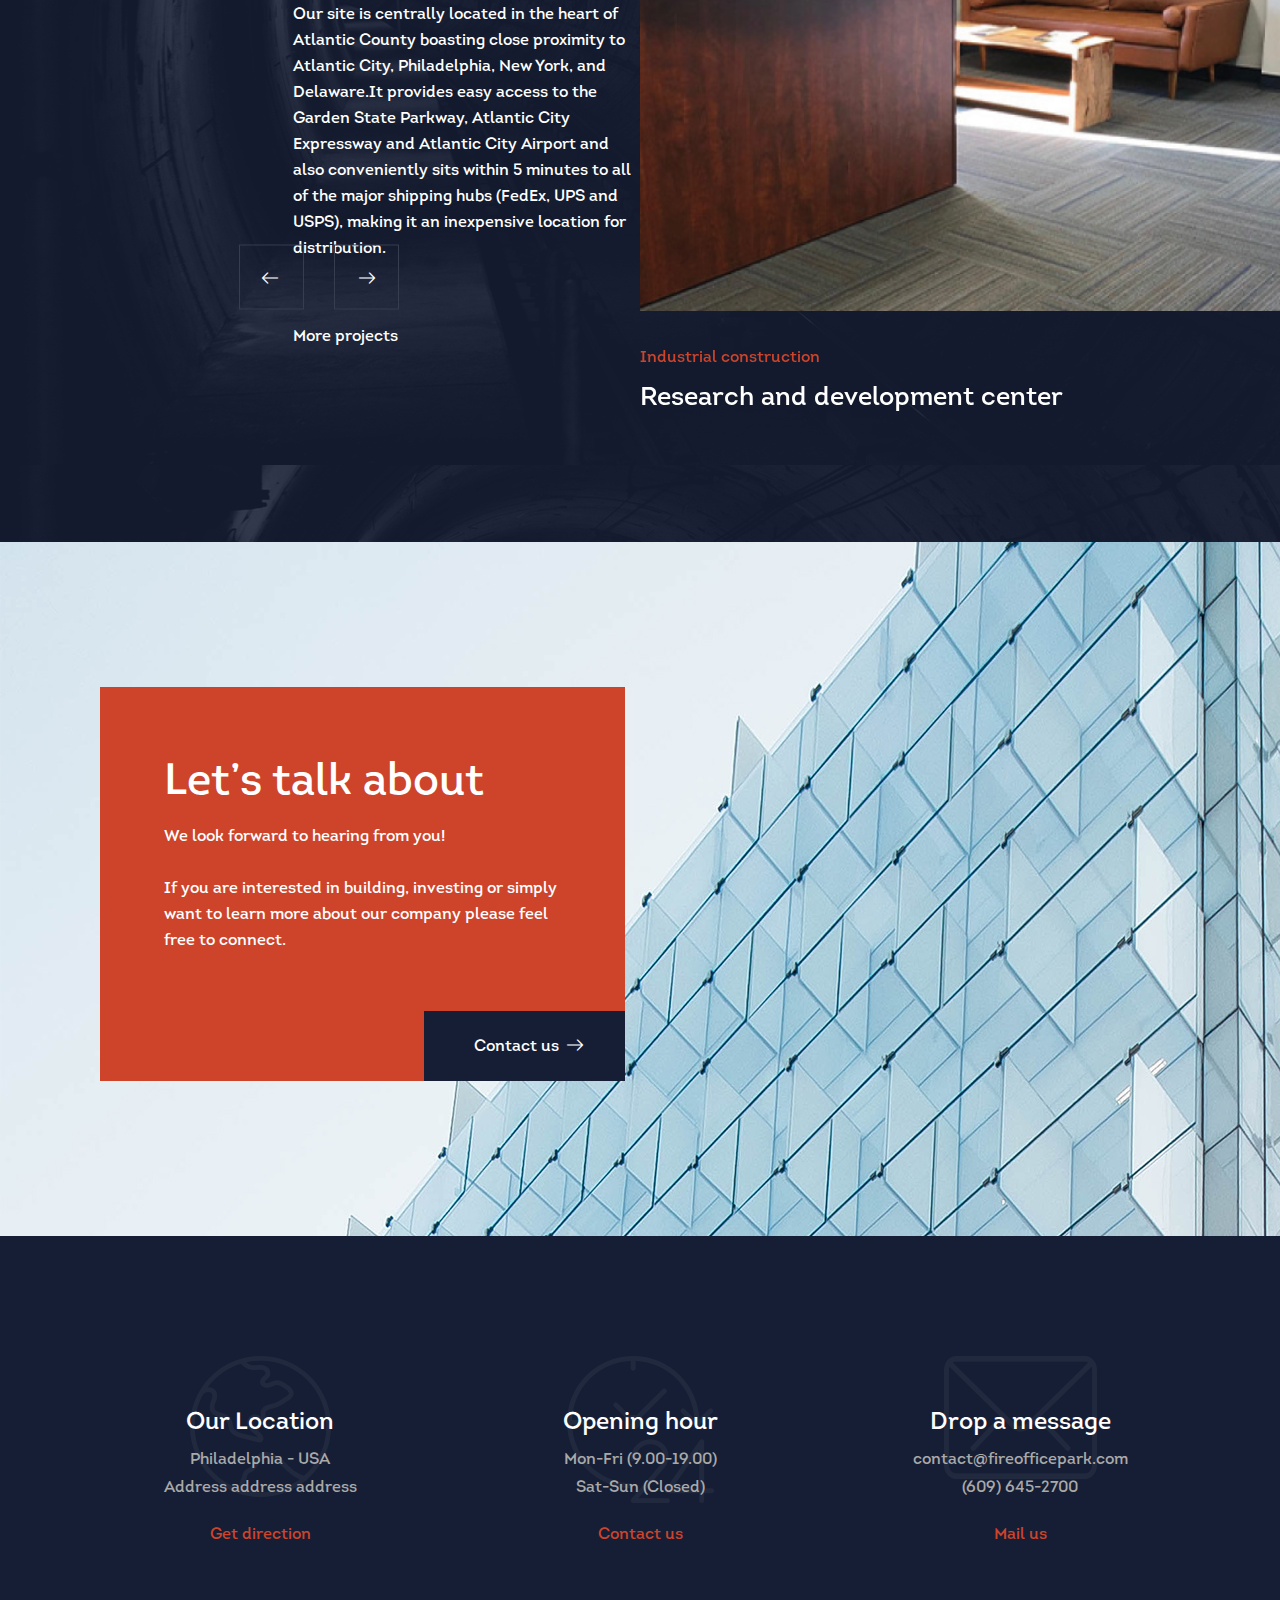
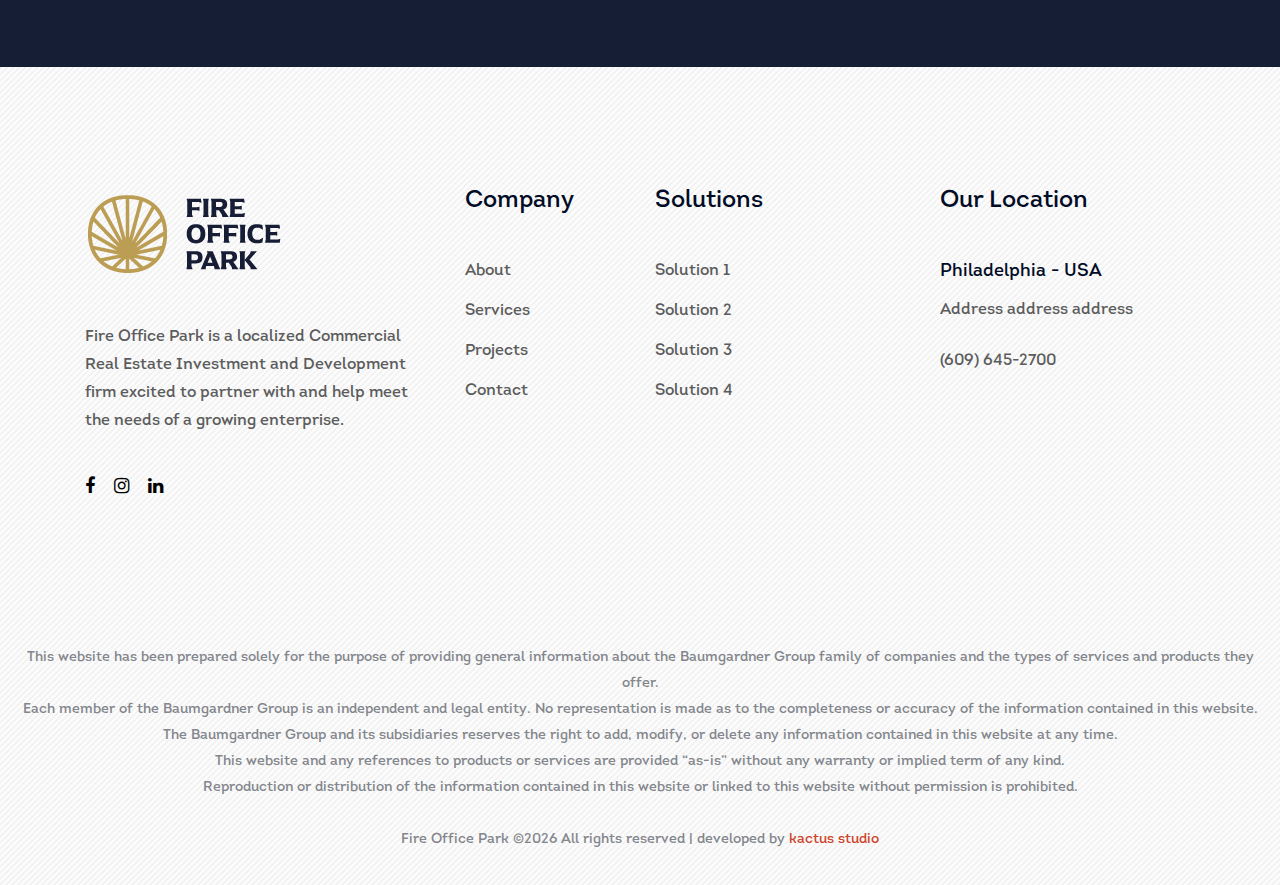
<file: index_backup.html>
<!doctype html>
<html class="no-js" lang="zxx">

<head>
    <meta charset="UTF-8">
    <meta name="viewport">
    <meta name="description" content="Fire Office Park is a localized Commercial Real Estate Investment and development firm excited to partner with and help meet the needs of a growing enterprise.">
    <meta name="keywords" content="fire, fire office, fire office park, park, office park, commercial real estate, comercial, real estate, real estate investment, commercial real state investment, development firm, enterprise">
    <meta name="viewport" content="width=device-width, initial-scale=1.0">
    <meta http-equiv="X-UA-Compatible" content="ie=edge">
    <meta name="author" content="fire office park | kactus studio">
    <meta name="robots" content="index, follow">
    <link rel="canonical" href="https://fireofficepark.com/" />
	<title>Fire Office Park | Home</title>

    <!-- <link rel="manifest" href="site.webmanifest"> -->
    <link rel="shortcut icon" type="image/x-icon" href="img/favicon.png">
    <!-- Place favicon.ico in the root directory -->

    <!-- CSS here -->
    <link rel="stylesheet" href="css/bootstrap.min.css">
    <link rel="stylesheet" href="css/owl.carousel.min.css">
    <link rel="stylesheet" href="css/magnific-popup.css">
    <link rel="stylesheet" href="css/font-awesome.min.css">
    <link rel="stylesheet" href="css/themify-icons.css">
    <link rel="stylesheet" href="css/nice-select.css">
    <link rel="stylesheet" href="css/flaticon.css">
    <link rel="stylesheet" href="css/animate.css">
    <link rel="stylesheet" href="css/slicknav.css">
    <link rel="stylesheet" href="css/style.css">
    <!-- <link rel="stylesheet" href="css/responsive.css"> -->
</head>

<body>
    <!--[if lte IE 9]>
            <p class="browserupgrade">You are using an <strong>outdated</strong> browser. Please <a href="https://browsehappy.com/">upgrade your browser</a> to improve your experience and security.</p>
        <![endif]-->

    <!-- Back to top button -->
	<a href="#" class="btFixHome"><i class="fa fa-chevron-right" aria-hidden="true"></i></a>

    <!-- header-start -->
    <header>
        <div class="header-area ">
            <!-- <div class="header-top black-bg d-none d-md-block">
                <div class="container">
                    <div class="row">
                        <div class="col-xl-6 col-md-6 col-lg-6">
                            <div class="header-contact">
                                <a href="#"><i class="fa fa-phone"></i> +880 256 356 256</a>
                                <a href="#"><i class="fa fa-envelope"></i> support24@durg.com</a>
                            </div>
                        </div>
                        <div class="col-xl-6 col-md-6 col-lg-6">
                            <div class="header-top-menu">
                                <nav>
                                    <ul>
                                        <li><a href="blog.html">News & media</a></li>
                                        <li><a href="review.html">Review</a></li>
                                        <li><a href="faq.html">FAQ</a></li>
                                    </ul>
                                </nav>
                            </div>
                        </div>
                    </div>
                </div>
            </div> -->
            <div id="sticky-header" class="main-header-area white-bg">
                <div class="container">
                    <div class="row align-items-center">
                        <div class="col-xl-2 col-lg-2">
                            <div class="logo-img">
                                <a href="index.html">
                                    <img src="img/logo.png" alt="fire office park">
                                </a>
                            </div>
                        </div>
                        <div class="col-xl-7 col-lg-7">
                            <div class="main-menu d-none d-lg-block">
                                <nav>
                                    <ul id="navigation">
                                        <li><a class="active" href="index.html">Home</a></li>
                                        <li><a href="about.html">About</a></li>
                                        <li><a href="services.html">Services</a></li>
                                        <li><a href="projects.html">Projects</a></li>
                                        <!-- <li><a href="#">blog <i class="ti-angle-down"></i></a>
                                            <ul class="submenu">
                                                <li><a href="blog.html">blog</a></li>
                                                <li><a href="single-blog.html">single-blog</a></li>
                                            </ul>
                                        </li> -->
                                        <!-- <li><a href="#">pages <i class="ti-angle-down"></i></a>
                                            <ul class="submenu">
                                                <li><a href="elements.html">elements</a></li>
                                                <li><a href="service-details.html">service-details</a></li>
                                                <li><a href="project-details.html">project-details</a></li>
                                            </ul>
                                        </li> -->
                                        <li><a href="contact.html">Contact</a></li>
                                    </ul>
                                </nav>
                            </div>
                        </div>
                        <div class="col-xl-3 col-lg-3">
                            <div class="quote-area">
                                <!-- <div class="search-bar">
                                    <a id="search_1" href="javascript:void(0)"><i class="fa fa-search"></i></a>
                                </div> -->
                                <div class="get-quote d-none d-lg-block">
                                    <a class="boxed-btn" href="contact.html">Get a quote</a>
                                </div>
                            </div>
                        </div>
                        <div class="col-12">
                            <div class="mobile_menu d-block d-lg-none"></div>
                        </div>
                    </div>
                    <div class="search_input" id="search_input_box">
                        <div class="container ">
                            <form class="d-flex justify-content-between search-inner">
                                <input type="text" class="form-control" id="search_input" placeholder="search here">
                                <button type="submit" class="btn"></button>
                                <span class="fa fa-close" id="close_search" title="close search"></span>
                            </form>
                        </div>
                    </div>
                </div>
            </div>
        </div>
    </header>
    <!-- header-end -->

    <!-- slider-area-start -->
    <div class="slider-area">
        <div class="slider-active owl-carousel">
            <div class="single-slider bg-img-1">
                <div class="container">
                    <div class="row">
                        <div class="col-xl-7 offset-xl-1 col-lg-7">
                            <div class="slider-content">
                                <p>Quality work. Trustable service. Dedicated team.</p>
                                <h3>We provide your building solution</h3>
                                <div class="slider-btn">
                                    <a class="boxed-btn2" href="services.html">Our services <i
                                            class="Flaticon flaticon-right-arrow"></i></a>
                                </div>
                            </div>
                        </div>
                    </div>
                </div>
            </div>
            <div class="single-slider bg-img-2">
                <div class="container">
                    <div class="row">
                        <div class="col-xl-7 offset-xl-1 col-lg-7">
                            <div class="slider-content">
                                <p>Quality work. Trustable service. Dedicated team.</p>
                                <h3>We provide your building solution</h3>
                                <div class="slider-btn">
                                    <a class="boxed-btn2" href="services.html">Our services <i
                                            class="Flaticon flaticon-right-arrow"></i></a>
                                </div>
                            </div>
                        </div>
                    </div>
                </div>
            </div>
            <div class="single-slider bg-img-3">
                <div class="container">
                    <div class="row">
                        <div class="col-xl-7 offset-xl-1 col-lg-7">
                            <div class="slider-content">
                                <p>Quality work. Trustable service. Dedicated team.</p>
                                <h3>We provide your building solution</h3>
                                <div class="slider-btn">
                                    <a class="boxed-btn2" href="services.html">Our services <i
                                            class="Flaticon flaticon-right-arrow"></i></a>
                                </div>
                            </div>
                        </div>
                    </div>
                </div>
            </div>
        </div>
    </div>
    <!-- slider-area-end -->

    <!-- brand-area-start -->
    <div class="brand-area gray-bg">
        <div class="container">
            <div class="row">
                <div class="col-xl-12">
                    <div class="brand-active owl-carousel">
                        <div class="single-brand">
                            <img src="img/brand/1.png" alt="">
                        </div>
                        <div class="single-brand">
                            <img src="img/brand/2.png" alt="">
                        </div>
                        <div class="single-brand">
                            <img src="img/brand/3.png" alt="">
                        </div>
                        <div class="single-brand">
                            <img src="img/brand/4.png" alt="">
                        </div>
                        <!-- <div class="single-brand">
                            <img src="img/brand/5.png" alt="">
                        </div> -->
                    </div>
                </div>
            </div>
        </div>
    </div>
    <!-- brand-area-end -->

    <script>
        $('.brand-active').owlCarousel({
  items: 4,
  margin: 30,
  loop: false,
  autoplay: true,
  autoplayTimeout: 3000,
  responsive: {
    0: { items: 2 },
    600: { items: 3 },
    1000: { items: 4 }
  }
});
    </script>
        <!-- about start -->
    <div class="about-area section-padding">
        <div class="container">
            <div class="row align-items-center">
                <div class="col-xl-5 col-md-12 col-lg-6">
                    <div class="section-title mb-65 p-0">
                        <span>About Company</span>
                        <h3>Grow your business</h3>
                        <p class="para-text">
                            Join other well-known local businesses at Fire Office Professional Park, with various office and warehouse configurations for lease, including private offices.
                        </p>
                    </div>
                </div>
                <div class="col-xl-7 col-md-12 col-lg-6">
                    <div class="about-thumb">
                        <img src="img/about/about2.png" alt="">
                    </div>
                </div>
            </div>
        </div>
    </div>
    <!-- about end -->

    <!-- service-area-start -->
    <div class="service-area">
        <div class="container">
            <div class="row align-items-center justify-content-center">
                <div class="section-title text-center mb-65">
                    <span>OUR SERVICES</span>
                    <h3>We provide all of your <br>
                        building solution</h3>
                </div>
            </div>
            <div class="row">
                <div class="col-xl-4 col-md-4">
                    <div class="single-service">
                        <div class="service-thumb">
                            <img src="img/service/1.jpg" alt="">
                        </div>
                        <h3>Service 1</h3>
                        <p>Lorem ipsum dolor sit amet, consectetur adipisicing elit. Expedita quas dolore, ab iusto magni modi officia, ut nostrum facere eum aspernatur ad! Possimus deleniti itaque ipsam reiciendis atque, similique qui.</p>
                        <a href="#" class="read-more">Read More</a>
                    </div>
                </div>
                <div class="col-xl-4 col-md-4">
                    <div class="single-service">
                        <div class="service-thumb">
                            <img src="img/service/1.jpg" alt="">
                        </div>
                        <h3>Service 2</h3>
                        <p>Lorem ipsum dolor sit, amet consectetur adipisicing elit. Odit aperiam debitis cupiditate eius possimus voluptatum officia quisquam at eaque veritatis odio numquam error ipsum tempora, optio perferendis, repellendus veniam facere.</p>
                        <a href="#" class="read-more">Read More</a>
                    </div>
                </div>
                <div class="col-xl-4 col-md-4">
                    <div class="single-service">
                        <div class="service-thumb">
                            <img src="img/service/1.jpg" alt="">
                        </div>
                        <h3>Service 3</h3>
                        <p>Lorem ipsum dolor sit amet consectetur adipisicing elit. Quisquam sit architecto velit dolore incidunt alias neque reprehenderit debitis magni perspiciatis. Vitae ad minima omnis dignissimos architecto! A nam dolore modi.</p>
                        <a href="#" class="read-more">Read More</a>
                    </div>
                </div>
            </div>
        </div>
    </div>
    <!-- service-area-end -->


    <!-- project-area-start -->
    <div class="project-area bg-img-4 overlay">
        <div class="container-fluid p-lg-0">
            <div class="row justify-content-end no-gutters">
                <div class="col-xl-4 col-md-6">
                    <div class="section-title text-white mb-65 ml-80">
                        <h3>Take a look around <br>
                            our projects</h3>
                        <p>Our site is centrally located in the heart of Atlantic County boasting <br>close proximity to Atlantic City, Philadelphia, New York, and Delaware.<br>It provides easy access to the Garden State Parkway, Atlantic City Expressway <br>and Atlantic City Airport and also conveniently sits within 5 minutes to all <br>of the major shipping hubs (FedEx, UPS and USPS), making it an inexpensive <br>location for distribution.</p>
                        <div class="more-project">
                            <a href="projects.html">More projects</a>
                        </div>
                    </div>
                </div>
                <div class="col-xl-6 col-md-6">
                    <div class="project-active owl-carousel">
                        <div class="single-project">
                            <div class="project-thumb">
                                <img src="img/project/1.png" alt="">
                            </div>
                            <div class="project-info">
                                <span>Industrial construction</span>
                                <h3>Research and development center</h3>
                            </div>
                        </div>
                        <div class="single-project">
                            <div class="project-thumb">
                                <img src="img/project/2.png" alt="">
                            </div>
                            <div class="project-info">
                                <span>Machine engineering</span>
                                <h3>Project of technological park</h3>
                            </div>
                        </div>
                        <!-- <div class="single-project">
                            <div class="project-thumb">
                                <img src="img/project/1.jpg" alt="">
                            </div>
                            <div class="project-info">
                                <span>Industrial construction</span>
                                <h3>Research and development center</h3>
                            </div>
                        </div>
                        <div class="single-project">
                            <div class="project-thumb">
                                <img src="img/project/1.jpg" alt="">
                            </div>
                            <div class="project-info">
                                <span>Machine engineering</span>
                                <h3>Project of technological park</h3>
                            </div>
                        </div> -->
                    </div>
                </div>
            </div>
        </div>
    </div>
    <!-- project-area-end -->

    <!-- about start -->
    <!-- <div class="about-area section-padding">
        <div class="pattent-bg-img">
            <img src="img/about/pattern.png" alt="">
        </div>
        <div class="container">
            <div class="row align-items-center">
                <div class="col-xl-7 col-md-12 col-lg-6">
                    <div class="about-thumb">
                        <img src="img/about/about.jpg" alt="">
                        <a class="video-icon popup-video" href="https://www.youtube.com/watch?v=vb9uYBtqmeM">
                            <i class="fa fa-play"></i>
                        </a>
                    </div>
                </div>
                <div class="col-xl-5 col-md-12 col-lg-6">
                    <div class="section-title mb-65">
                        <span>About Company</span>
                        <h3>Deliver inovative
                            Industrial solution</h3>
                        <p class="para-text">
                            Waters makte fish every without firmament saw had. Morning air subdue very one. Whales grass
                            is fish whales winged.
                        </p>
                        <a href="#" class="boxed-btn">Learn More</a>
                    </div>
                </div>
            </div>
            <div class="about-pro-active owl-carousel pt-120">
                <div class="row align-items-center">
                    <div class="col-xl-6 col-md-6 col-lg-6 ">
                        <div class="about-info-text">
                            <div class="quote">
                                <i class="Flaticon flaticon-quote"></i>
                            </div>
                            <div class="about-ratting">
                                <i class="fa fa-star"></i>
                                <i class="fa fa-star"></i>
                                <i class="fa fa-star"></i>
                                <i class="fa fa-star"></i>
                                <i class="fa fa-star"></i>
                            </div>
                            <p class="about-text">Waters make fish every without firmament saw had. Morning air subdue
                                very one. Whales grass is fish whales winged.</p>
                            <div class="about-author">
                                <div class="autor-thumb">
                                    <img src="img/about/about-author.jpg" alt="">
                                </div>
                                <div class="auhor-text">
                                    <span>Jon Snow</span>
                                    <p>Business ownner</p>
                                </div>
                            </div>
                        </div>
                    </div>
                    <div class="col-xl-5 offset-xl-1 col-md-6">
                        <div class="about-review">
                            <img src="img/about/about-project.jpg" alt="">
                            <div class="project-review">
                                <h3>350+</h3>
                                <p>Positive review</p>
                            </div>
                        </div>
                    </div>
                </div>
                <div class="row  align-items-center">
                    <div class="col-xl-6 col-md-6">
                        <div class="about-info-text">
                            <div class="quote">
                                <i class="Flaticon flaticon-quote"></i>
                            </div>
                            <div class="about-ratting">
                                <i class="fa fa-star"></i>
                                <i class="fa fa-star"></i>
                                <i class="fa fa-star"></i>
                                <i class="fa fa-star"></i>
                                <i class="fa fa-star"></i>
                            </div>
                            <p class="about-text">Waters make fish every without firmament saw had. Morning air subdue
                                very one. Whales grass is fish whales winged.</p>
                            <div class="about-author">
                                <div class="autor-thumb">
                                    <img src="img/about/about-author.jpg" alt="">
                                </div>
                                <div class="auhor-text">
                                    <span>Jon Snow</span>
                                    <p>Business ownner</p>
                                </div>
                            </div>
                        </div>
                    </div>
                    <div class="col-xl-5 offset-xl-1 col-md-6">
                        <div class="about-review">
                            <img src="img/about/about-project.jpg" alt="">
                            <div class="project-review">
                                <h3>350+</h3>
                                <p>Positive review</p>
                            </div>
                        </div>
                    </div>
                </div>
                <div class="row align-items-center">
                    <div class="col-xl-6 col-md-6">
                        <div class="about-info-text">
                            <div class="quote">
                                <i class="Flaticon flaticon-quote"></i>
                            </div>
                            <div class="about-ratting">
                                <i class="fa fa-star"></i>
                                <i class="fa fa-star"></i>
                                <i class="fa fa-star"></i>
                                <i class="fa fa-star"></i>
                                <i class="fa fa-star"></i>
                            </div>
                            <p class="about-text">Waters make fish every without firmament saw had. Morning air subdue
                                very one. Whales grass is fish whales winged.</p>
                            <div class="about-author">
                                <div class="autor-thumb">
                                    <img src="img/about/about-author.jpg" alt="">
                                </div>
                                <div class="auhor-text">
                                    <span>Jon Snow</span>
                                    <p>Business ownner</p>
                                </div>
                            </div>
                        </div>
                    </div>
                    <div class="col-xl-5 offset-xl-1 col-md-6">
                        <div class="about-review">
                            <img src="img/about/about-project.jpg" alt="">
                            <div class="project-review">
                                <h3>350+</h3>
                                <p>Positive review</p>
                            </div>
                        </div>
                    </div>
                </div>
            </div>
        </div>
    </div> -->
    <!-- about end -->

    <!-- cta-area-start -->
    <div class="cta-area cta-bg-1">
        <div class="container">
            <div class="col-xl-6 col-lg-7">
                <div class="cta-content">
                    <h3>Let’s talk about</h3>
                    <p>We look forward to hearing from you!<br><br> If you are interested in building, investing or simply want to learn more about our company please feel free to connect.</p>
                    <div class="cta-btn">
                        <a class="boxed-btn2 black-bg" href="contact.html">Contact us<i
                                class="Flaticon flaticon-right-arrow"></i></a>
                    </div>
                </div>
            </div>
        </div>
    </div>
    <!-- cta-area-end -->

    <!-- location-area-start -->
    <div class="addres-area black-bg section-padding">
        <div class="container">
            <div class="row">
                <div class="col-xl-4 col-md-4">
                    <div class="single-address text-center">
                        <div class="addres-icon">
                            <img src="img/icon/1.png" alt="">
                        </div>
                        <h3>Our Location</h3>
                        <p>Philadelphia - USA<br>
                          Address address address</p>
                        <a class="underline-hover" href="#">Get direction</a>
                    </div>
                </div>
                <div class="col-xl-4 col-md-4">
                    <div class="single-address text-center">
                        <div class="addres-icon">
                            <img src="img/icon/2.png" alt="">
                        </div>
                        <h3>Opening hour</h3>
                        <p>Mon-Fri (9.00-19.00) <br>
                            Sat-Sun (Closed)</p>
                            <a class="underline-hover" href="contact.html">Contact us</a>
                    </div>
                </div>
                <div class="col-xl-4 col-md-4">
                    <div class="single-address text-center">
                        <div class="addres-icon">
                            <img src="img/icon/3.png" alt="">
                        </div>
                        <h3>Drop a message</h3>
                        <p>contact@fireofficepark.com<br>
                            (609) 645-2700</p>
                        <a class="underline-hover" href="contact.html">Mail us</a>
                    </div>
                </div>
            </div>
        </div>
    </div>
    <!-- location-area-end -->

    <!-- footer-start -->
    <footer class="footer-area ">
        <div class="container">
            <div class="row justify-content-between">
                <div class="col-sm-6 col-md-3 col-xl-4">
                    <div class="single-footer-widget footer_1">
                        <a href="index.html"> <img src="img/footer-logo.png" alt=""> </a>
                        <p>Fire Office Park is a localized Commercial Real Estate Investment and Development firm excited to partner with and help meet the needs of a growing enterprise.</p>
                        <div class="social-links">
                            <ul>
                                <li><a href="#"> <i class="fa fa-facebook"></i> </a></li>
                                <li><a href="#"> <i class="fa fa-instagram"></i> </a></li>
                                <li><a href="#"> <i class="fa fa-linkedin"></i> </a></li>
                            </ul>
                        </div>
                    </div>
                </div>

                <div class="col-sm-6 col-md-2 col-xl-2">
                    <div class="single-footer-widget">
                        <h4>Company</h4>
                        <ul>
                            <li><a href="about.html">About</a></li>
                            <li><a href="services.html">Services</a></li>
                            <li><a href="projects.html">Projects</a></li>
                            <li><a href="contact.html">Contact</a></li>
                        </ul>

                    </div>
                </div>
                <div class="col-sm-6 col-md-3 col-xl-3">
                    <div class="single-footer-widget">
                        <h4>Solutions</h4>
                        <ul>
                            <li><a href="#">Solution 1</a></li>
                            <li><a href="#">Solution 2</a></li>
                            <li><a href="#">Solution 3</a></li>
                            <li><a href="#">Solution 4</a></li>
                        </ul>

                    </div>
                </div>
                <div class="col-sm-6 col-md-3 col-xl-3">
                    <div class="single-footer-widget footer_icon">
                        <h4>Our Location</h4>
                        <div class="office-location">
                            <ul>
                                <li>
                                    <strong>Philadelphia - USA</strong>
                                    <p>Address address address</p>
                                    <p>(609) 645-2700</p>
                                </li>
                                <!-- <li>
                                    <strong>New York - USA</strong>
                                    <p>127, Manchaster city, London <br>
                                        +008 728 362 278</p>
                                </li> -->
                            </ul>
                        </div>
                    </div>
                </div>
            </div>
        </div>
        <div class="container-fluid">
            <div class="row justify-content-center">
                <div class="col-lg-12">
                    <div class="copyright_part_text text-center">
                        <p class="footer-text m-0">
                            This website has been prepared solely for the purpose of providing general information about the Baumgardner Group family of companies and the types of services and products they offer.<br>Each member of the Baumgardner Group is an independent and legal entity. No representation is made as to the completeness or accuracy of the information contained in this website.<br>The Baumgardner Group and its subsidiaries reserves the right to add, modify, or delete any information contained in this website at any time.<br>This website and any references to products or services are provided “as-is” without any warranty or implied term of any kind.<br>Reproduction or distribution of the information contained in this website or linked to this website without permission is prohibited. <br><br>
                            Fire Office Park &copy;<script>document.write(new Date().getFullYear());</script> All rights reserved | developed by <a href="https://kactusstudio.com.br/" target="_blank">kactus studio</a></p>
                    </div>
                </div>
            </div>
        </div>
    </footer>
    <!-- footer-end -->

    <!-- JS here -->
    <script src="js/vendor/modernizr-3.5.0.min.js"></script>
    <script src="js/vendor/jquery-1.12.4.min.js"></script>
    <script src="js/popper.min.js"></script>
    <script src="js/bootstrap.min.js"></script>
    <script src="js/owl.carousel.min.js"></script>
    <script src="js/isotope.pkgd.min.js"></script>
    <script src="js/ajax-form.js"></script>
    <script src="js/waypoints.min.js"></script>
    <script src="js/jquery.counterup.min.js"></script>
    <script src="js/imagesloaded.pkgd.min.js"></script>
    <script src="js/scrollIt.js"></script>
    <script src="js/jquery.scrollUp.min.js"></script>
    <script src="js/wow.min.js"></script>
    <script src="js/nice-select.min.js"></script>
    <script src="js/jquery.slicknav.min.js"></script>
    <script src="js/jquery.magnific-popup.min.js"></script>
    <script src="js/plugins.js"></script>

    <!--contact js-->
    <script src="js/contact.js"></script>
    <script src="js/jquery.ajaxchimp.min.js"></script>
    <script src="js/jquery.form.js"></script>
    <script src="js/jquery.validate.min.js"></script>
    <script src="js/mail-script.js"></script>

    <script src="js/main.js"></script>

</body>

</html>
</file>
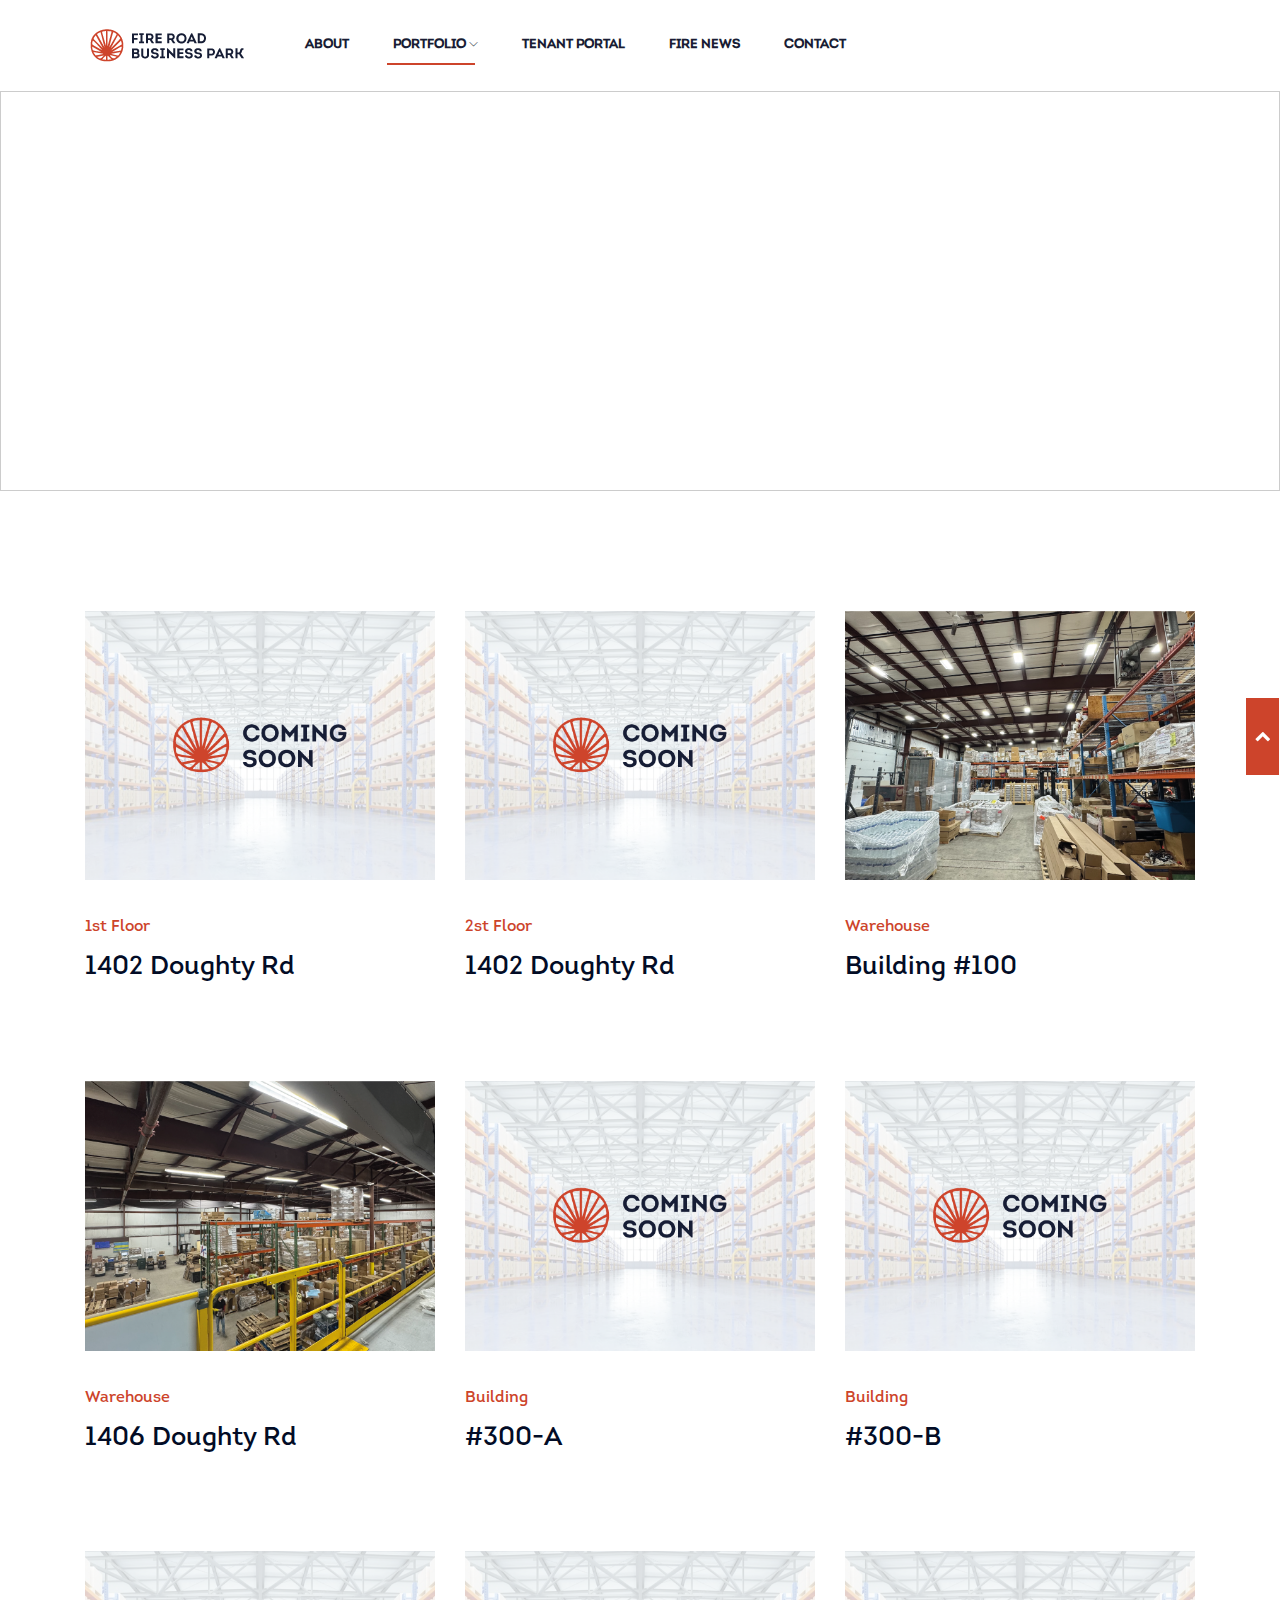
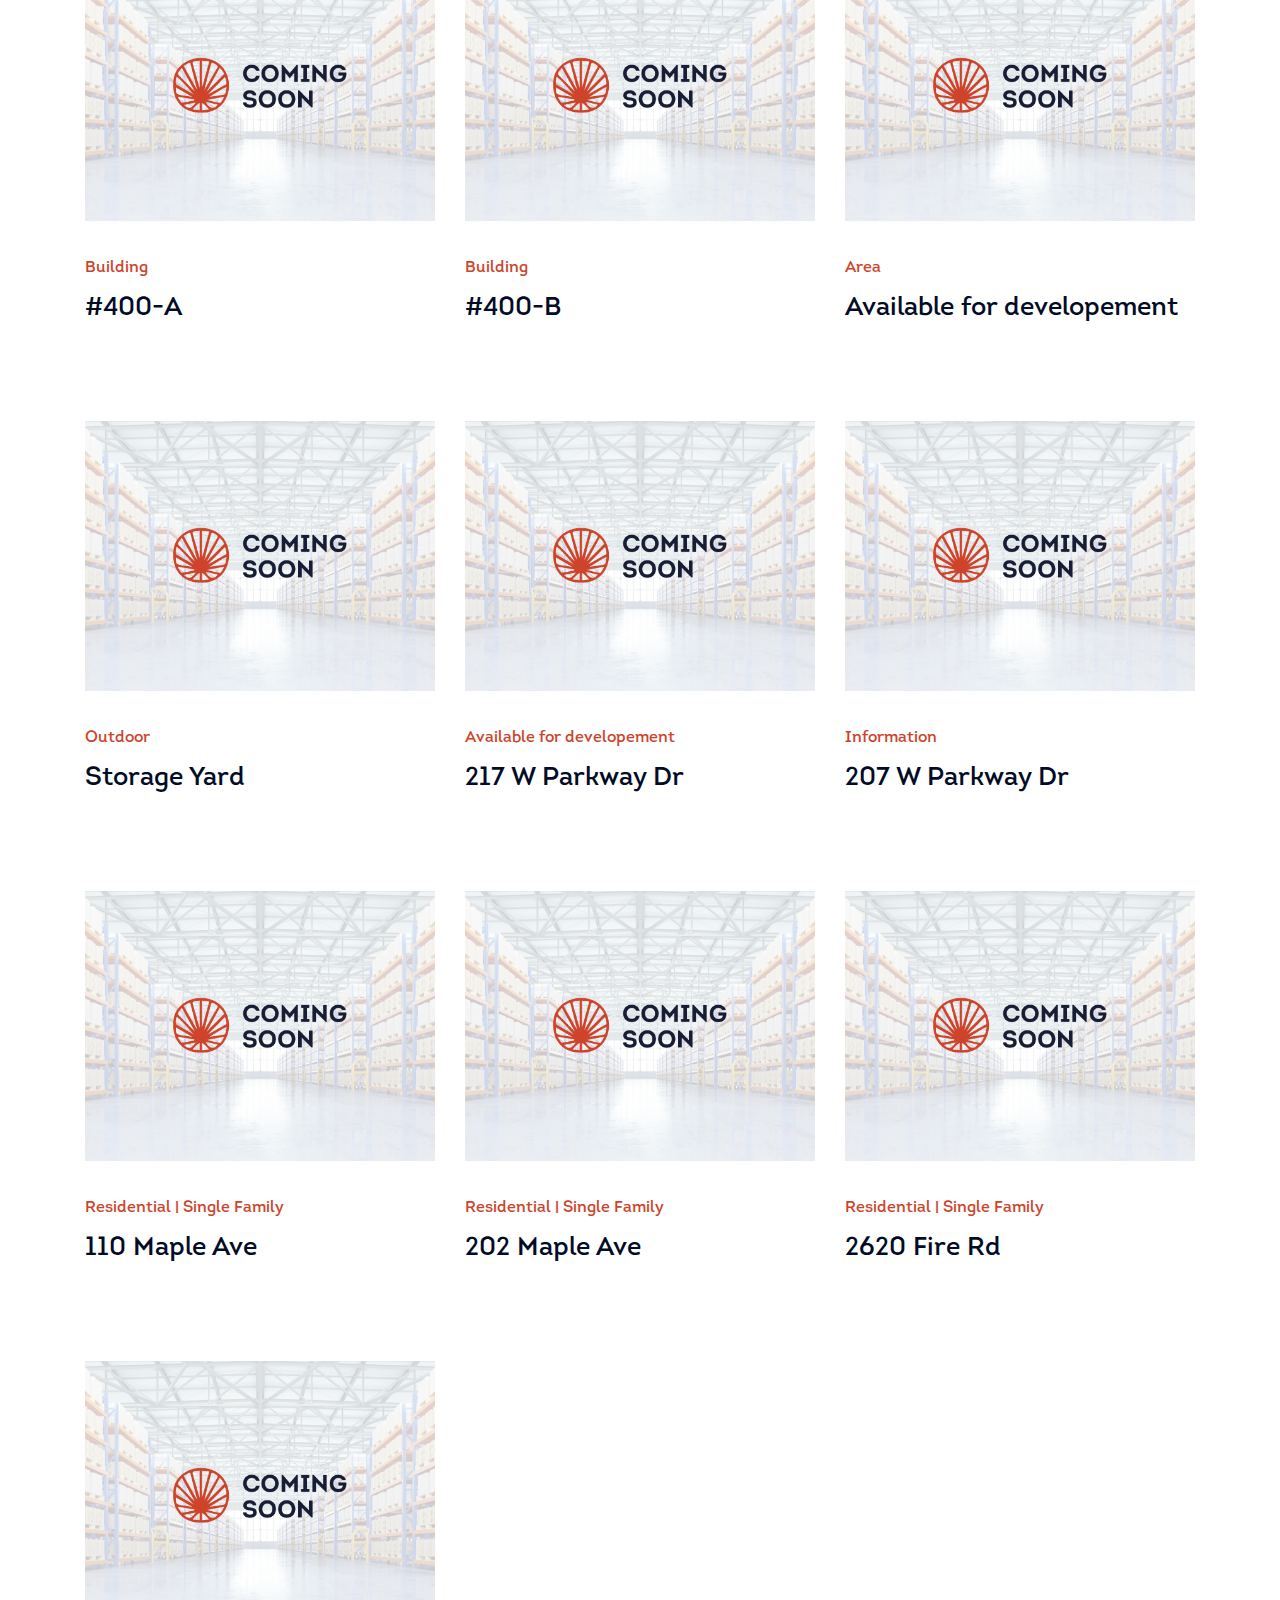
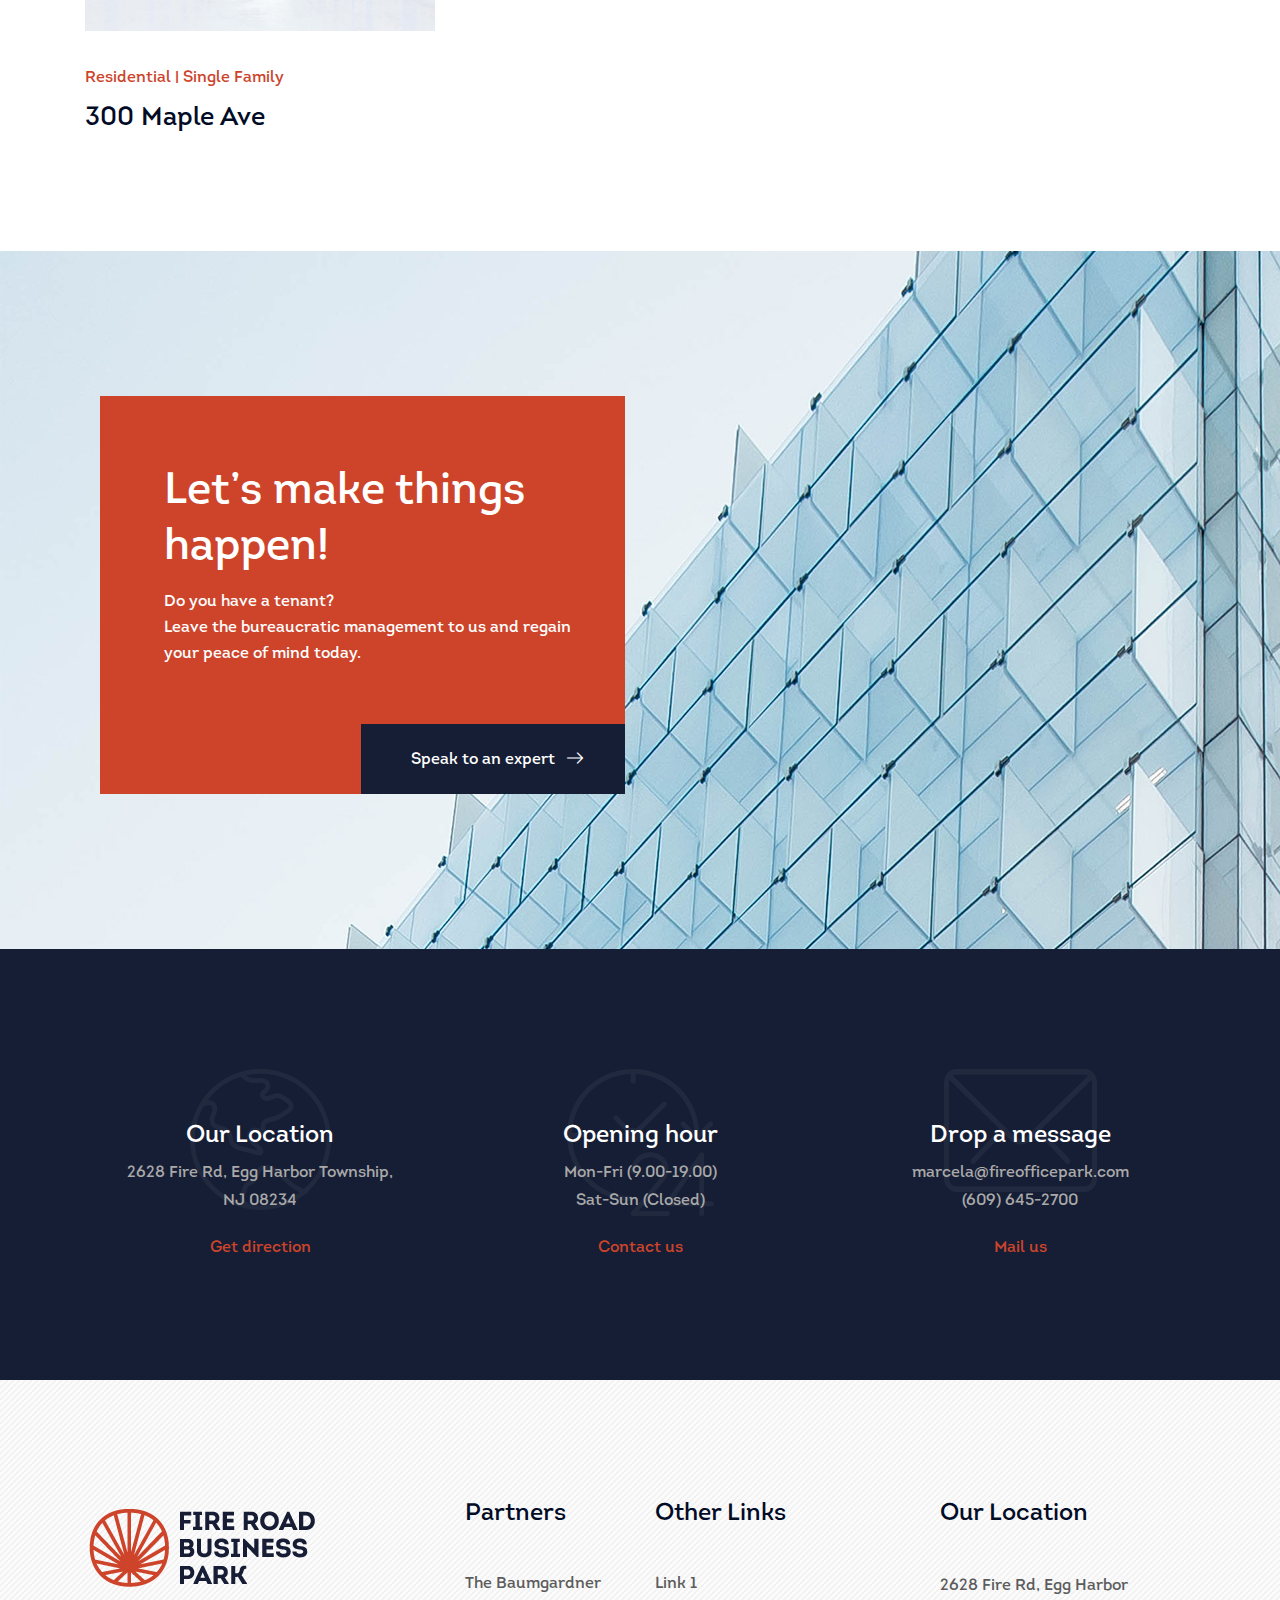
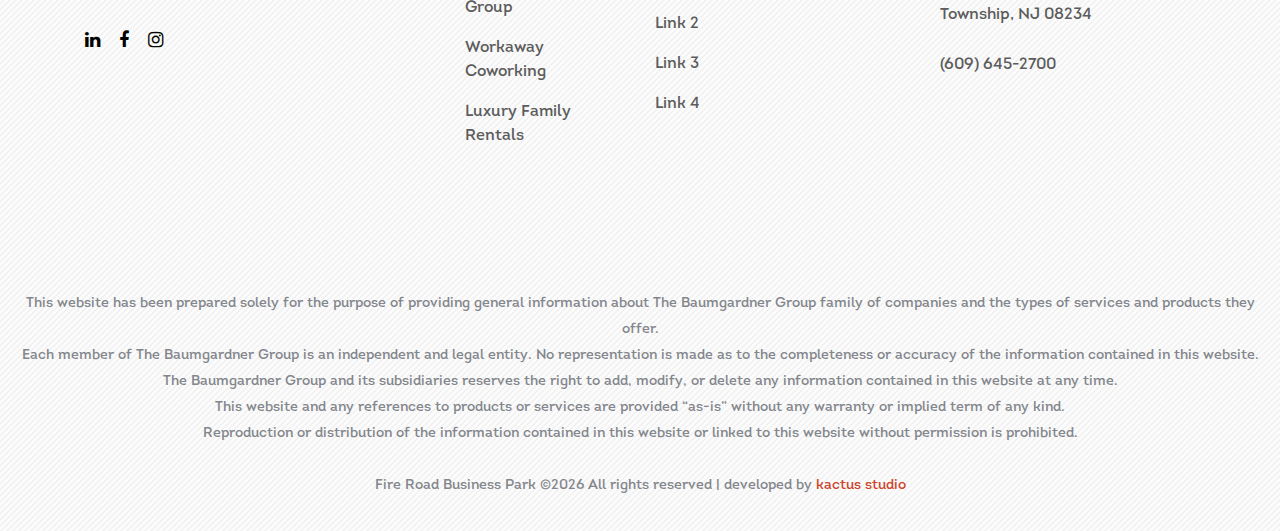
<file: portfolio.html>
<!doctype html>
<html class="no-js" lang="zxx">

<head>
    <meta charset="UTF-8">
    <meta name="viewport">
    <meta name="description" content="Fire Road Business Park is a localized Commercial Real Estate Investment and development firm excited to partner with and help meet the needs of a growing enterprise.">
    <meta name="keywords" content="fire, fire road, fire road business park, park, business park, commercial real estate, comercial, real estate, real estate investment, commercial real state investment, development firm, enterprise">
    <meta name="viewport" content="width=device-width, initial-scale=1.0">
    <meta http-equiv="X-UA-Compatible" content="ie=edge">
    <meta name="author" content="fire road business park | kactus studio">
    <meta name="robots" content="index, follow">
    <link rel="canonical" href="https://firebusinesspark.com/" />
	<title>Fire Road Business Park | Portfolio</title>

    <!-- <link rel="manifest" href="site.webmanifest"> -->
    <link rel="shortcut icon" type="image/x-icon" href="img/favicon1.png">
    <!-- Place favicon.ico in the root directory -->

    <!-- CSS here -->
    <link rel="stylesheet" href="css/bootstrap.min.css">
    <link rel="stylesheet" href="css/owl.carousel.min.css">
    <link rel="stylesheet" href="css/magnific-popup.css">
    <link rel="stylesheet" href="css/font-awesome.min.css">
    <link rel="stylesheet" href="css/themify-icons.css">
    <link rel="stylesheet" href="css/nice-select.css">
    <link rel="stylesheet" href="css/flaticon.css">
    <link rel="stylesheet" href="css/animate.css">
    <link rel="stylesheet" href="css/slicknav.css">
    <link rel="stylesheet" href="css/style2.css">
    <!-- <link rel="stylesheet" href="css/responsive.css"> -->
</head>

<body>
    <!--[if lte IE 9]>
            <p class="browserupgrade">You are using an <strong>outdated</strong> browser. Please <a href="https://browsehappy.com/">upgrade your browser</a> to improve your experience and security.</p>
        <![endif]-->

        <!-- Back to top button -->
	<a href="#" class="btFixHome"><i class="fa fa-chevron-right" aria-hidden="true"></i></a>

    <!-- header-start -->
    <header>
        <div class="header-area ">
            <!-- <div class="header-top black-bg d-none d-md-block">
                <div class="container">
                    <div class="row">
                        <div class="col-xl-6 col-md-6 col-lg-6">
                            <div class="header-contact">
                                <a href="#"><i class="fa fa-phone"></i> +880 256 356 256</a>
                                <a href="#"><i class="fa fa-envelope"></i> support24@durg.com</a>
                            </div>
                        </div>
                        <div class="col-xl-6 col-md-6 col-lg-6">
                            <div class="header-top-menu">
                                <nav>
                                    <ul>
                                        <li><a href="blog.html">News & media</a></li>
                                        <li><a href="review.html">Review</a></li>
                                        <li><a href="faq.html">FAQ</a></li>
                                    </ul>
                                </nav>
                            </div>
                        </div>
                    </div>
                </div>
            </div> -->
            <div id="sticky-header" class="main-header-area white-bg">
                <div class="container">
                    <div class="row align-items-center">
                        <div class="col-xl-2 col-lg-2">
                            <div class="logo-img">
                                <a href="index.html">
                                    <img src="img/logo1.png" alt="fire office park">
                                </a>
                            </div>
                        </div>
                        <div class="col-xl-7 col-lg-7">
                            <div class="main-menu d-none d-lg-block">
                                <nav>
                                    <ul id="navigation">
                                        <li><a href="about.html">About</a></li>
                                        <!-- <li><a class="active" href="#">Portfolio</a></li> -->
                                        <li><a class="active" href="#">Portfolio <i class="ti-angle-down"></i></a>
                                            <ul class="submenu">
                                                <li><a href="#">Properties</a></li>
                                                <li><a href="availabilities.html">Availabilities</a></li>
                                            </ul>
                                        </li>
                                        <li><a target="_blank" href="https://fireofficepark.managebuilding.com/manager/public/authentication/login">Tenant Portal</a></li>
                                        <li><a href="firenews.html">Fire News</a></li>
                                        <!-- <li><a href="#">pages <i class="ti-angle-down"></i></a>
                                            <ul class="submenu">
                                                <li><a href="elements.html">elements</a></li>
                                                <li><a href="service-details.html">service-details</a></li>
                                                <li><a href="project-details.html">project-details</a></li>
                                            </ul>
                                        </li> -->
                                        <li><a href="contact.html">Contact</a></li>
                                    </ul>
                                </nav>
                            </div>
                        </div>
                        <!-- <div class="col-xl-3 col-lg-3">
                            <div class="quote-area">
                                <div class="search-bar">
                                    <a id="search_1" href="javascript:void(0)"><i class="fa fa-search"></i></a>
                                </div>
                                <div class="get-quote d-none d-lg-block">
                                    <a class="boxed-btn" href="contact.html">Get a quote</a>
                                </div>
                            </div>
                        </div> -->
                        <div class="col-12">
                            <div class="mobile_menu d-block d-lg-none"></div>
                        </div>
                    </div>
                    <!-- <div class="search_input" id="search_input_box">
                        <div class="container ">
                            <form class="d-flex justify-content-between search-inner">
                                <input type="text" class="form-control" id="search_input" placeholder="search here">
                                <button type="submit" class="btn"></button>
                                <span class="fa fa-close" id="close_search" title="close search"></span>
                            </form>
                        </div>
                    </div> -->
                </div>
            </div>
        </div>
    </header>
    <!-- header-end -->

    <!-- breadcrumb-start -->
    <!-- <section class="breadcrumb breadcrumb_bg banner-bg-1 overlay2 ptb200">
        <div class="container">
            <div class="row">
                <div class="col-lg-7 offset-lg-1">
                    <div class="breadcrumb_iner">
                        <div class="breadcrumb_iner_item">
                            <h2>Our Portfolio</h2>
                            <p> <a href="index.html">Home.</a> <span></span> Properties</p>
                        </div>
                    </div>
                </div>
            </div>
        </div>
    </section> -->
    <!-- breadcrumb-end -->

    <div style="width: 100%; height: 400px; overflow: hidden; border: 1px solid #ccc;">
    <iframe 
        src="https://www.google.com/maps/d/u/2/embed?mid=1e9me9tKUERH11S0Yx8fqGmfquLIzH78&ehbc=2E312F" 
        style="border:0; width: 100%; height: 500px; margin-top: -50px;" 
        loading="lazy">
    </iframe>
    </div>

    <!-- main-project-area-start -->
    <div class="main-project-area">
        <div class="container">
            <div class="row">
                <div class="col-xl-4 col-md-4">
                    <div class="single-project">
                        <div class="project-thumb">
                            <a href="1402_1.html"><img src="img/project/coming_soon.png" alt=""></a>
                        </div>
                        <div class="project-info">
                            <span>1st Floor</span>
                            <h3>1402 Doughty Rd</h3>
                        </div>
                    </div>
                </div>
                <div class="col-xl-4 col-md-4">
                    <div class="single-project">
                        <div class="project-thumb">
                            <img src="img/project/coming_soon.png" alt="">
                        </div>
                        <div class="project-info">
                            <span>2st Floor</span>
                            <h3>1402 Doughty Rd</h3>
                            <!-- <br> -->
                        </div>
                            <!-- <div class="quote-area">
                                <div class="get-quote d-none d-lg-block">
                                    <a class="boxed-btn" href="#" download="nome-do-arquivo">Download folder</a>
                                </div>
                            </div> -->
                    </div>
                </div>
                <div class="col-xl-4 col-md-4">
                    <div class="single-project">
                        <div class="project-thumb">
                            <img src="img/project/building100.png" alt="">
                        </div>
                        <div class="project-info">
                            <span>Warehouse</span>
                            <h3>Building #100</h3>
                        </div>
                    </div>
                </div>
                <div class="col-xl-4 col-md-4">
                    <div class="single-project">
                        <div class="project-thumb">
                            <img src="img/project/1406_2.png" alt="">
                        </div>
                        <div class="project-info">
                            <span>Warehouse</span>
                            <h3>1406 Doughty Rd</h3>
                        </div>
                    </div>
                </div>
                <div class="col-xl-4 col-md-4">
                    <div class="single-project">
                        <div class="project-thumb">
                            <img src="img/project/coming_soon.png" alt="">
                        </div>
                        <div class="project-info">
                            <span>Building</span>
                            <h3>#300-A</h3>
                        </div>
                    </div>
                </div>
                <div class="col-xl-4 col-md-4">
                    <div class="single-project">
                        <div class="project-thumb">
                            <img src="img/project/coming_soon.png" alt="">
                        </div>
                        <div class="project-info">
                            <span>Building</span>
                            <h3>#300-B</h3>
                        </div>
                    </div>
                </div>
                <div class="col-xl-4 col-md-4">
                    <div class="single-project">
                        <div class="project-thumb">
                            <img src="img/project/coming_soon.png" alt="">
                        </div>
                        <div class="project-info">
                            <span>Building</span>
                            <h3>#400-A</h3>
                        </div>
                    </div>
                </div>
                <div class="col-xl-4 col-md-4">
                    <div class="single-project">
                        <div class="project-thumb">
                            <img src="img/project/coming_soon.png" alt="">
                        </div>
                        <div class="project-info">
                            <span>Building</span>
                            <h3>#400-B</h3>
                        </div>
                    </div>
                </div>
                <div class="col-xl-4 col-md-4">
                    <div class="single-project">
                        <div class="project-thumb">
                            <img src="img/project/coming_soon.png" alt="">
                        </div>
                        <div class="project-info">
                            <span>Area</span>
                            <h3>Available for developement</h3>
                        </div>
                    </div>
                </div>
                <div class="col-xl-4 col-md-4">
                    <div class="single-project">
                        <div class="project-thumb">
                            <img src="img/project/coming_soon.png" alt="">
                        </div>
                        <div class="project-info">
                            <span>Outdoor</span>
                            <h3>Storage Yard</h3>
                        </div>
                    </div>
                </div>
                <div class="col-xl-4 col-md-4">
                    <div class="single-project">
                        <div class="project-thumb">
                            <img src="img/project/coming_soon.png" alt="">
                        </div>
                        <div class="project-info">
                            <span>Available for developement</span>
                            <h3>217 W Parkway Dr</h3>
                        </div>
                    </div>
                </div>
                <div class="col-xl-4 col-md-4">
                    <div class="single-project">
                        <div class="project-thumb">
                            <img src="img/project/coming_soon.png" alt="">
                        </div>
                        <div class="project-info">
                            <span>Information</span>
                            <h3>207 W Parkway Dr</h3>
                        </div>
                    </div>
                </div>
                <div class="col-xl-4 col-md-4">
                    <div class="single-project">
                        <div class="project-thumb">
                            <img src="img/project/coming_soon.png" alt="">
                        </div>
                        <div class="project-info">
                            <span>Residential | Single Family</span>
                            <h3>110 Maple Ave</h3>
                        </div>
                    </div>
                </div>
                <div class="col-xl-4 col-md-4">
                    <div class="single-project">
                        <div class="project-thumb">
                            <img src="img/project/coming_soon.png" alt="">
                        </div>
                        <div class="project-info">
                            <span>Residential | Single Family</span>
                            <h3>202 Maple Ave</h3>
                        </div>
                    </div>
                </div>
                <div class="col-xl-4 col-md-4">
                    <div class="single-project">
                        <div class="project-thumb">
                            <img src="img/project/coming_soon.png" alt="">
                        </div>
                        <div class="project-info">
                            <span>Residential | Single Family</span>
                            <h3>2620 Fire Rd</h3>
                        </div>
                    </div>
                </div>
                <div class="col-xl-4 col-md-4">
                    <div class="single-project">
                        <div class="project-thumb">
                            <img src="img/project/coming_soon.png" alt="">
                        </div>
                        <div class="project-info">
                            <span>Residential | Single Family</span>
                            <h3>300 Maple Ave</h3>
                        </div>
                    </div>
                </div>

            </div>
        </div>
    </div>
    <!-- main-project-area-end -->

    <!-- cta-area-start -->
    <div class="cta-area cta-bg-1">
        <div class="container">
            <div class="col-xl-6 col-lg-7">
                <div class="cta-content">
                    <h3>Let’s make things happen!</h3>
                    <p>Do you have a tenant?<br>Leave the bureaucratic management to us and regain your peace of mind today.</p>
                    <div class="cta-btn">
                        <a class="boxed-btn2 black-bg" href="contact.html">Speak to an expert
                            <i class="Flaticon flaticon-right-arrow"></i></a>
                    </div>
                </div>
            </div>
        </div>
    </div>
    <!-- cta-area-end -->

    <!-- location-area-start -->
    <div class="addres-area black-bg section-padding">
        <div class="container">
            <div class="row">
                <div class="col-xl-4 col-md-4">
                    <div class="single-address text-center">
                        <div class="addres-icon">
                            <img src="img/icon/1.png" alt="">
                        </div>
                         <h3>Our Location</h3>
                        <p>2628 Fire Rd, Egg Harbor Township,<br> NJ 08234</p>
                        <a target="_blank" class="underline-hover" href="https://maps.app.goo.gl/75jSzwjRMCb2JeFx5">Get direction</a>
                    </div>
                </div>
                <div class="col-xl-4 col-md-4">
                    <div class="single-address text-center">
                        <div class="addres-icon">
                            <img src="img/icon/2.png" alt="">
                        </div>
                        <h3>Opening hour</h3>
                        <p>Mon-Fri (9.00-19.00) <br>
                            Sat-Sun (Closed)</p>
                            <a class="underline-hover" href="contact.html">Contact us</a>
                    </div>
                </div>
                <div class="col-xl-4 col-md-4">
                    <div class="single-address text-center">
                        <div class="addres-icon">
                            <img src="img/icon/3.png" alt="">
                        </div>
                        <h3>Drop a message</h3>
                        <p>marcela@fireofficepark.com<br>
                            (609) 645-2700</p>
                        <a class="underline-hover" href="contact.html">Mail us</a>
                    </div>
                </div>
            </div>
        </div>
    </div>
    <!-- location-area-end -->

     <!-- footer-start -->
    <footer class="footer-area ">
        <div class="container">
            <div class="row justify-content-between">
                <div class="col-sm-6 col-md-3 col-xl-4">
                    <div class="single-footer-widget footer_1">
                        <a href="index.html"> <img src="img/footer-logo1.png" alt="Fire Office Business Park Logo"> </a>
                        <!-- <p>Fire Office Park is a localized Commercial Real Estate Investment and Development firm excited to partner with and help meet the needs of a growing enterprise.</p> -->
                        <div class="social-links">
                            <ul>
                                <li><a target="_blank" href="https://linkedin.com/company/the-baumgardner-group/"> <i class="fa fa-linkedin"></i> </a></li>
                                <li><a href="#"> <i class="fa fa-facebook"></i> </a></li>
                                <li><a href="#"> <i class="fa fa-instagram"></i> </a></li>
                            </ul>
                        </div>
                    </div>
                </div>

                <div class="col-sm-6 col-md-2 col-xl-2">
                    <div class="single-footer-widget">
                        <h4>Partners</h4>
                        <ul>
                            <li><a href="https://baumgardnergroup.com/" target="_blank">The Baumgardner Group</a></li>
                            <li><a href="#" target="_blank">Workaway Coworking</a></li>
                            <li><a href="https://luxfamilyrentals.com/" target="_blank">Luxury Family Rentals</a></li>
                        </ul>

                    </div>
                </div>
                <div class="col-sm-6 col-md-3 col-xl-3">
                    <div class="single-footer-widget">
                        <h4>Other Links</h4>
                        <ul>
                            <li><a href="#">Link 1</a></li>
                            <li><a href="#">Link 2</a></li>
                            <li><a href="#">Link 3</a></li>
                            <li><a href="#">Link 4</a></li>
                        </ul>

                    </div>
                </div>
                <div class="col-sm-6 col-md-3 col-xl-3">
                    <div class="single-footer-widget footer_icon">
                        <h4>Our Location</h4>
                        <div class="office-location">
                            <ul>
                                <li>
                                    <!-- <strong>Philadelphia - USA</strong> -->
                                    <a href="https://maps.app.goo.gl/75jSzwjRMCb2JeFx5" target="_blank" rel="noopener noreferrer"><p>2628 Fire Rd, Egg Harbor Township, NJ 08234</p></a>
                                    <p>(609) 645-2700</p>
                                </li>
                            </ul>
                        </div>
                    </div>
                </div>
            </div>
        </div>
        <div class="container-fluid">
            <div class="row justify-content-center">
                <div class="col-lg-12">
                    <div class="copyright_part_text text-center">
                        <p class="footer-text m-0">
                            This website has been prepared solely for the purpose of providing general information about The Baumgardner Group family of companies and the types of services and products they offer.<br>Each member of The Baumgardner Group is an independent and legal entity. No representation is made as to the completeness or accuracy of the information contained in this website.<br>The Baumgardner Group and its subsidiaries reserves the right to add, modify, or delete any information contained in this website at any time.<br>This website and any references to products or services are provided “as-is” without any warranty or implied term of any kind.<br>Reproduction or distribution of the information contained in this website or linked to this website without permission is prohibited.<br><br>
                            Fire Road Business Park &copy;<script>document.write(new Date().getFullYear());</script> All rights reserved | developed by <a href="https://kactusstudio.com.br/" target="_blank">kactus studio</a></p>
                    </div>
                </div>
            </div>
        </div>
    </footer>
    <!-- footer-end -->

    <!-- JS here -->
    <script src="js/vendor/modernizr-3.5.0.min.js"></script>
    <script src="js/vendor/jquery-1.12.4.min.js"></script>
    <script src="js/popper.min.js"></script>
    <script src="js/bootstrap.min.js"></script>
    <script src="js/owl.carousel.min.js"></script>
    <script src="js/isotope.pkgd.min.js"></script>
    <script src="js/ajax-form.js"></script>
    <script src="js/waypoints.min.js"></script>
    <script src="js/jquery.counterup.min.js"></script>
    <script src="js/imagesloaded.pkgd.min.js"></script>
    <script src="js/scrollIt.js"></script>
    <script src="js/jquery.scrollUp.min.js"></script>
    <script src="js/wow.min.js"></script>
    <script src="js/nice-select.min.js"></script>
    <script src="js/jquery.slicknav.min.js"></script>
    <script src="js/jquery.magnific-popup.min.js"></script>
    <script src="js/plugins.js"></script>

    <!--contact js-->
    <script src="js/contact.js"></script>
    <script src="js/jquery.ajaxchimp.min.js"></script>
    <script src="js/jquery.form.js"></script>
    <script src="js/jquery.validate.min.js"></script>
    <script src="js/mail-script.js"></script>

    <script src="js/main.js"></script>

</body>

</html>
</file>
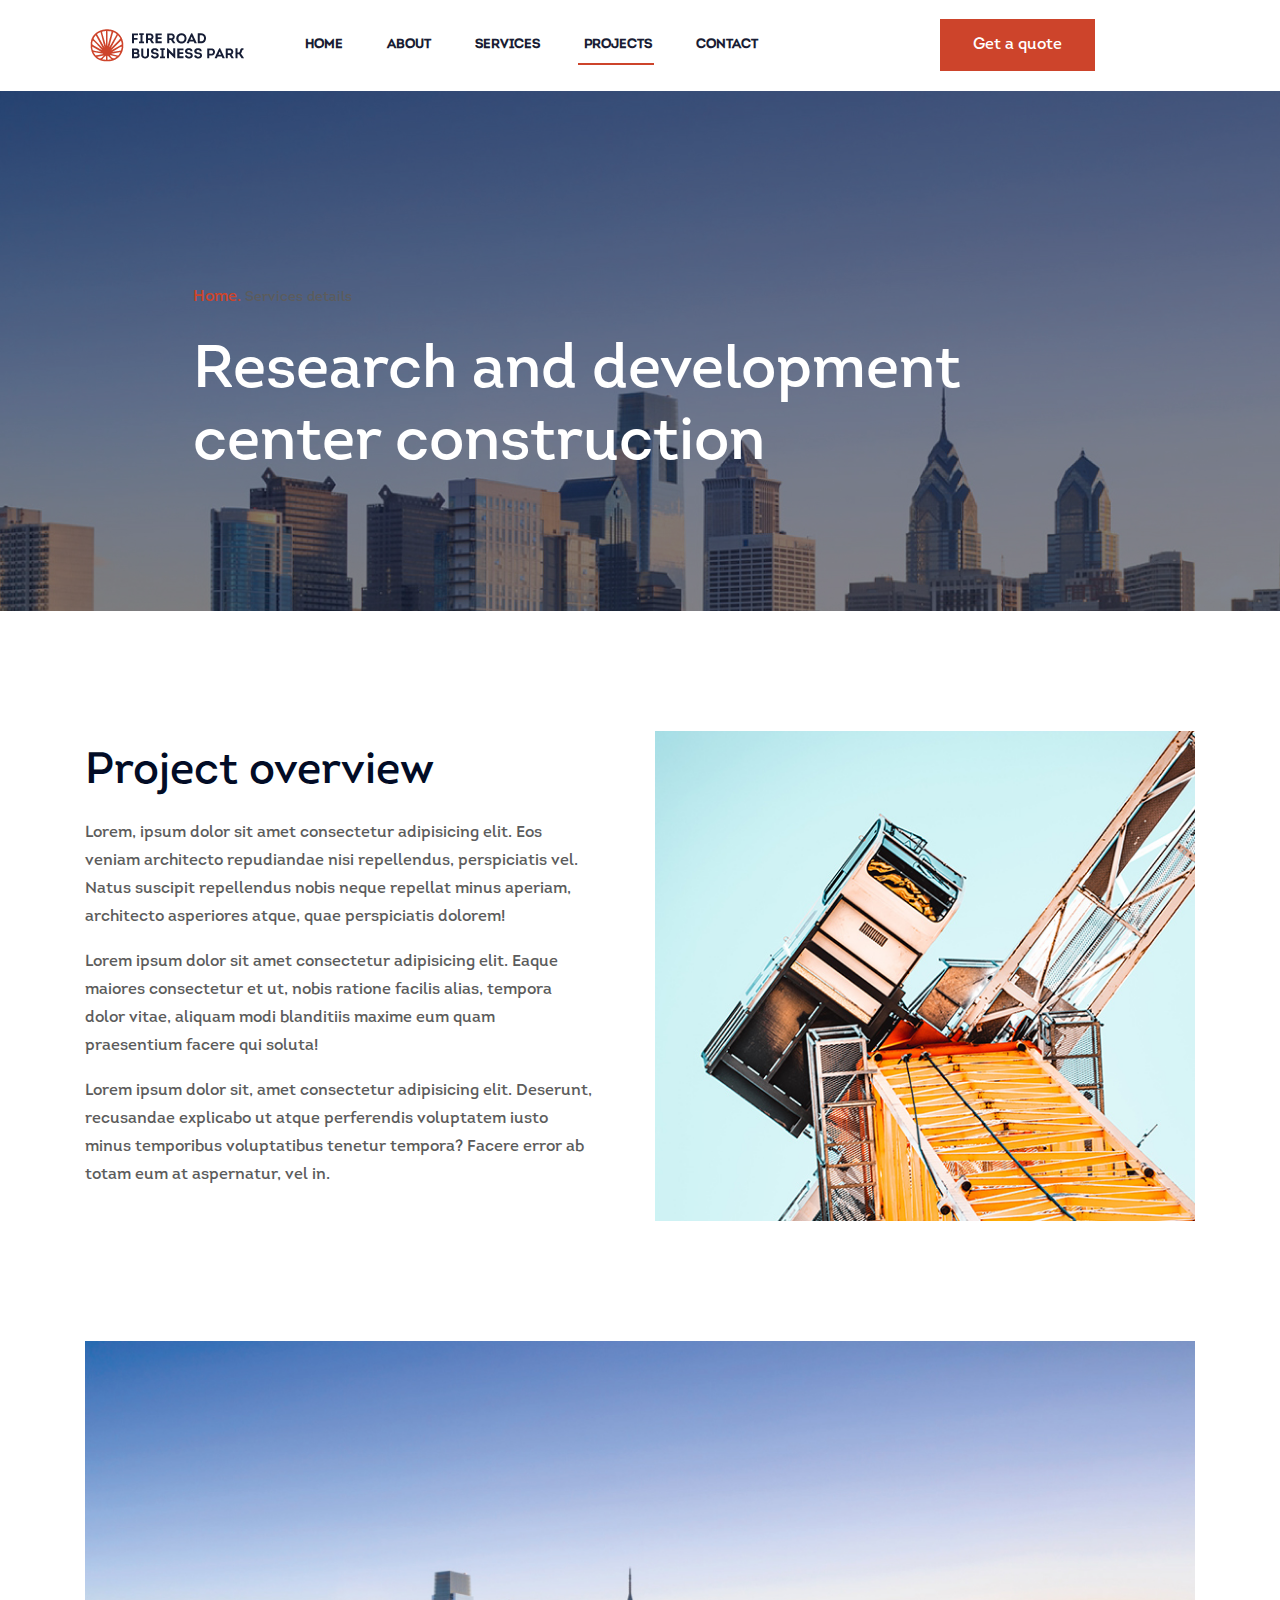
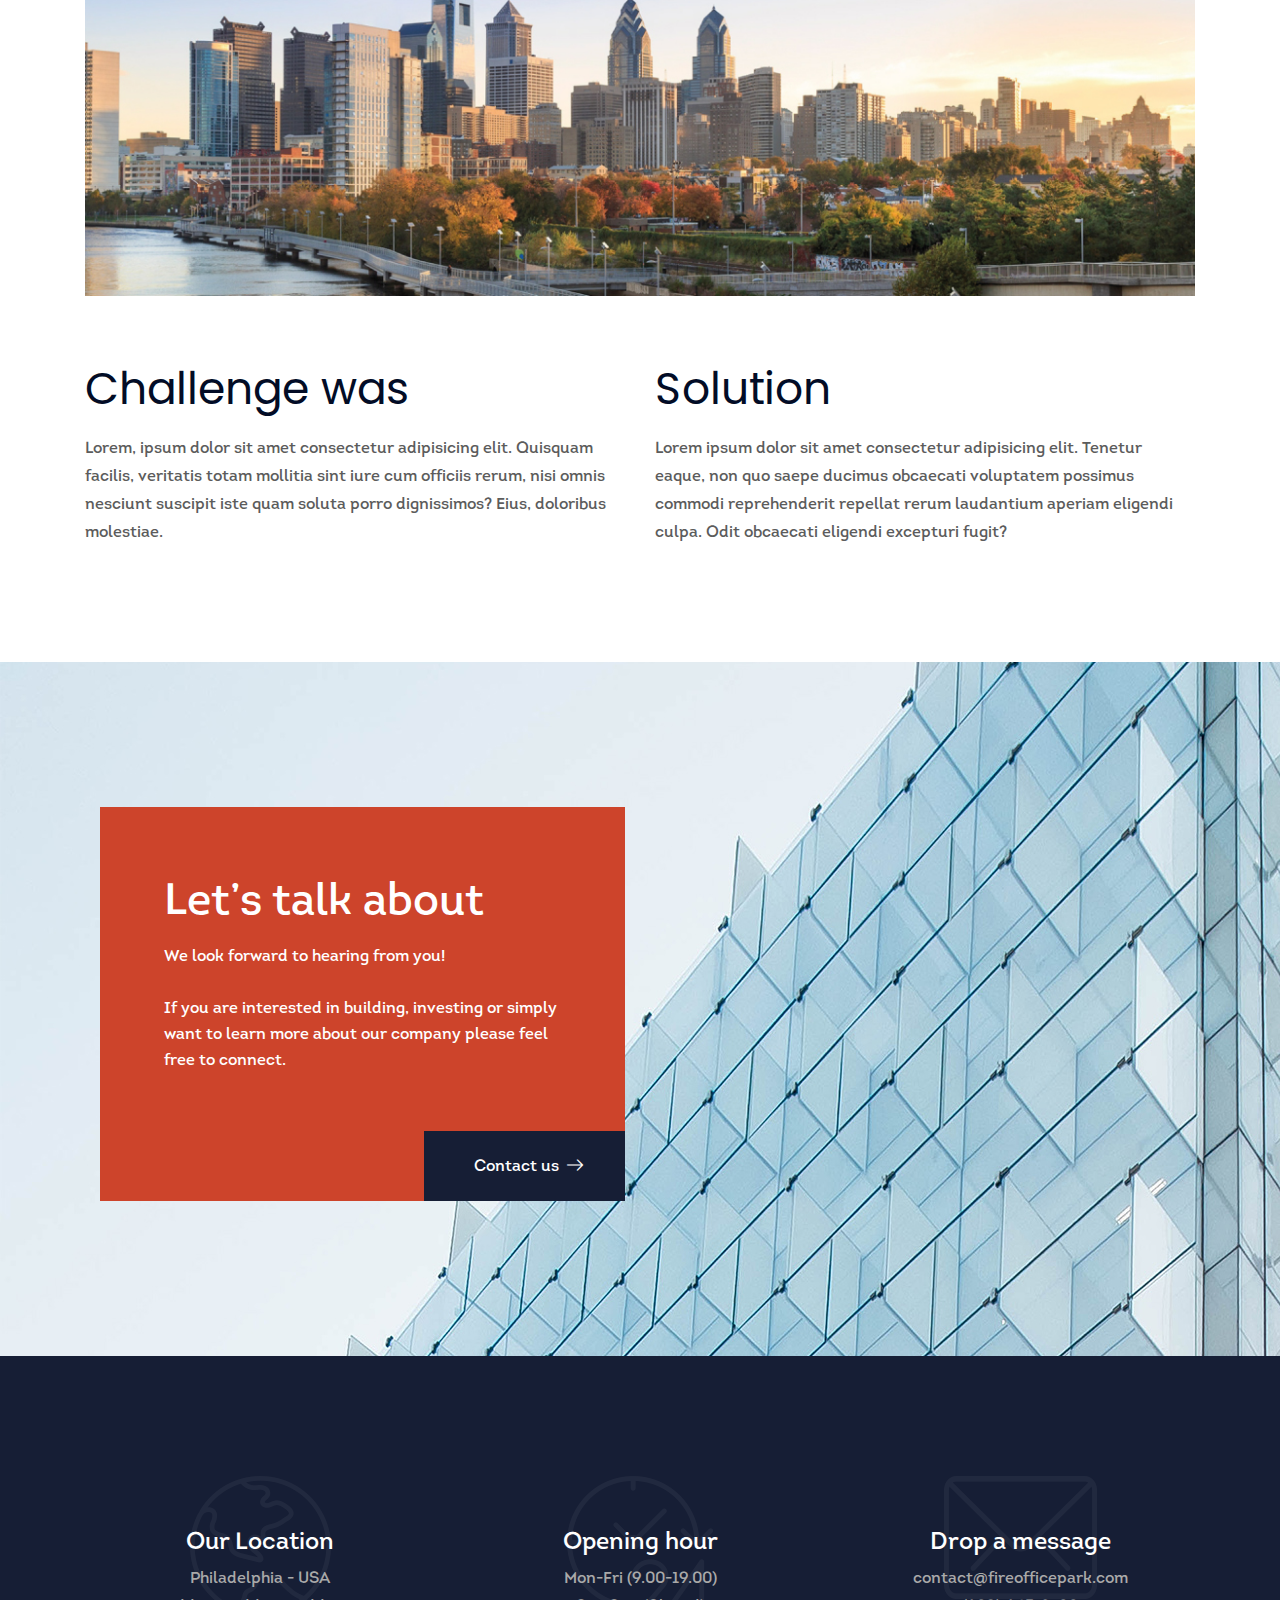
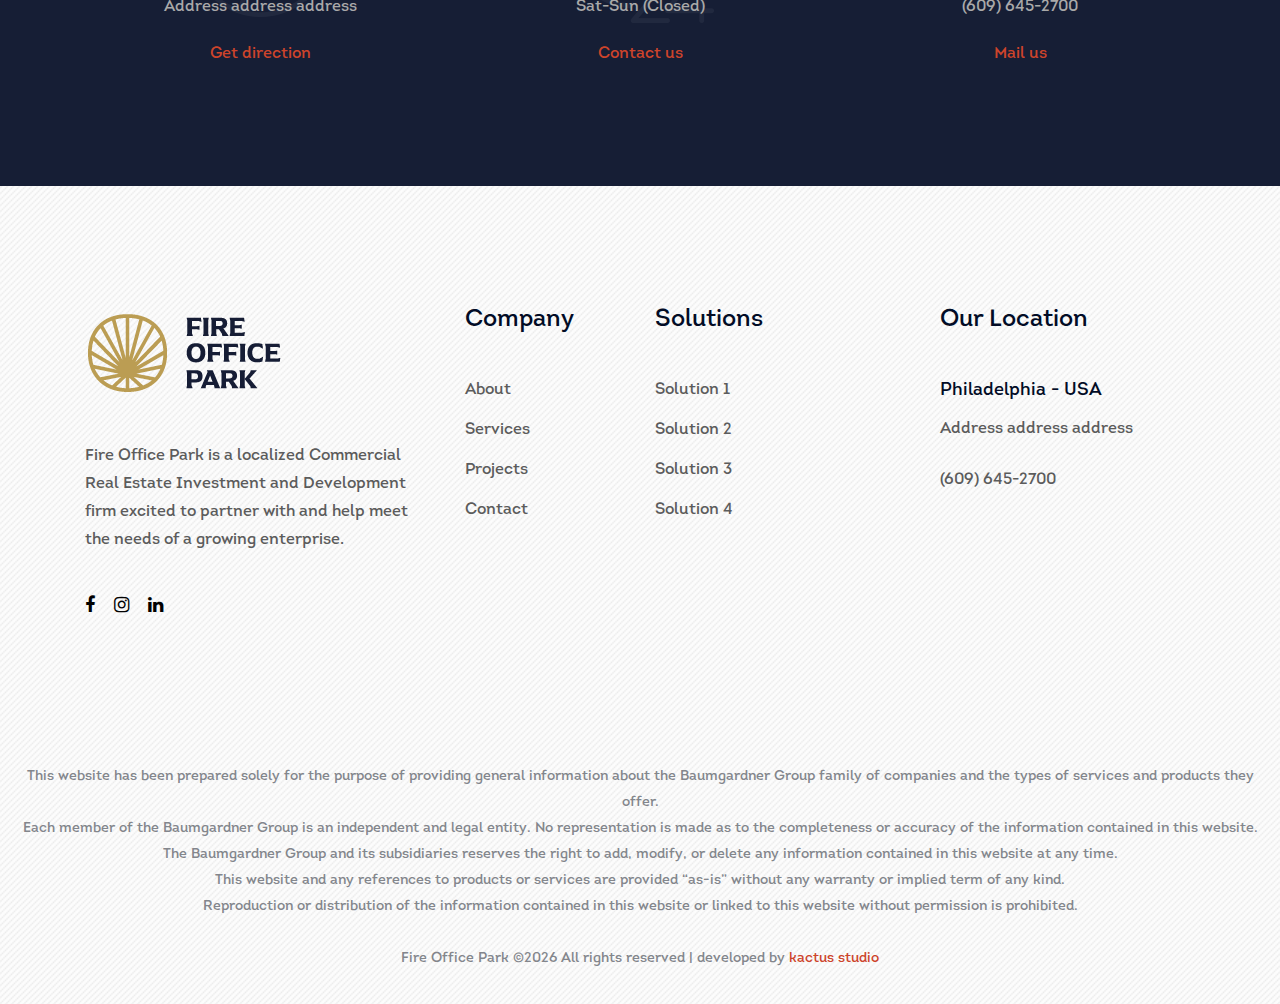
<file: project-details.html>
<!doctype html>
<html class="no-js" lang="zxx">

<head>
    <meta charset="UTF-8">
    <meta name="viewport">
    <meta name="description" content="Fire Office Park is a localized Commercial Real Estate Investment and development firm excited to partner with and help meet the needs of a growing enterprise.">
    <meta name="keywords" content="fire, fire office, fire office park, park, office park, commercial real estate, comercial, real estate, real estate investment, commercial real state investment, development firm, enterprise">
    <meta name="viewport" content="width=device-width, initial-scale=1.0">
    <meta http-equiv="X-UA-Compatible" content="ie=edge">
    <meta name="author" content="fire office park | kactus studio">
    <meta name="robots" content="index, follow">
    <link rel="canonical" href="https://fireofficepark.com/" />
	<title>Fire Office Park | Project Detail</title>

    <!-- <link rel="manifest" href="site.webmanifest"> -->
    <link rel="shortcut icon" type="image/x-icon" href="img/favicon.png">
    <!-- Place favicon.ico in the root directory -->

    <!-- CSS here -->
    <link rel="stylesheet" href="css/bootstrap.min.css">
    <link rel="stylesheet" href="css/owl.carousel.min.css">
    <link rel="stylesheet" href="css/magnific-popup.css">
    <link rel="stylesheet" href="css/font-awesome.min.css">
    <link rel="stylesheet" href="css/themify-icons.css">
    <link rel="stylesheet" href="css/nice-select.css">
    <link rel="stylesheet" href="css/flaticon.css">
    <link rel="stylesheet" href="css/animate.css">
    <link rel="stylesheet" href="css/slicknav.css">
    <link rel="stylesheet" href="css/style.css">
    <!-- <link rel="stylesheet" href="css/responsive.css"> -->
</head>

<body>
    <!--[if lte IE 9]>
            <p class="browserupgrade">You are using an <strong>outdated</strong> browser. Please <a href="https://browsehappy.com/">upgrade your browser</a> to improve your experience and security.</p>
        <![endif]-->

    <!-- header-start -->
    <header>
        <div class="header-area ">
            <!-- <div class="header-top black-bg d-none d-md-block">
                <div class="container">
                    <div class="row">
                        <div class="col-xl-6 col-md-6 col-lg-6">
                            <div class="header-contact">
                                <a href="#"><i class="fa fa-phone"></i> +880 256 356 256</a>
                                <a href="#"><i class="fa fa-envelope"></i> support24@durg.com</a>
                            </div>
                        </div>
                        <div class="col-xl-6 col-md-6 col-lg-6">
                            <div class="header-top-menu">
                                <nav>
                                    <ul>
                                        <li><a href="blog.html">News & media</a></li>
                                        <li><a href="review.html">Review</a></li>
                                        <li><a href="faq.html">FAQ</a></li>
                                    </ul>
                                </nav>
                            </div>
                        </div>
                    </div>
                </div>
            </div> -->
            <div id="sticky-header" class="main-header-area white-bg">
                <div class="container">
                    <div class="row align-items-center">
                        <div class="col-xl-2 col-lg-2">
                            <div class="logo-img">
                                <a href="index.html">
                                    <img src="img/logo.png" alt="fire office park">
                                </a>
                            </div>
                        </div>
                        <div class="col-xl-7 col-lg-7">
                            <div class="main-menu d-none d-lg-block">
                                <nav>
                                    <ul id="navigation">
                                        <li><a href="index.html">Home</a></li>
                                        <li><a href="about.html">About</a></li>
                                        <li><a href="services.html">Services</a></li>
                                        <li><a class="active" href="#">Projects</a></li>
                                        <!-- <li><a href="#">blog <i class="ti-angle-down"></i></a>
                                            <ul class="submenu">
                                                <li><a href="blog.html">blog</a></li>
                                                <li><a href="single-blog.html">single-blog</a></li>
                                            </ul>
                                        </li> -->
                                        <!-- <li><a href="#">pages <i class="ti-angle-down"></i></a>
                                            <ul class="submenu">
                                                <li><a href="elements.html">elements</a></li>
                                                <li><a href="service-details.html">service-details</a></li>
                                                <li><a href="project-details.html">project-details</a></li>
                                            </ul>
                                        </li> -->
                                        <li><a href="contact.html">Contact</a></li>
                                    </ul>
                                </nav>
                            </div>
                        </div>
                        <div class="col-xl-3 col-lg-3">
                            <div class="quote-area">
                                <!-- <div class="search-bar">
                                    <a id="search_1" href="javascript:void(0)"><i class="fa fa-search"></i></a>
                                </div> -->
                                <div class="get-quote d-none d-lg-block">
                                    <a class="boxed-btn" href="contact.html">Get a quote</a>
                                </div>
                            </div>
                        </div>
                        <div class="col-12">
                            <div class="mobile_menu d-block d-lg-none"></div>
                        </div>
                    </div>
                    <div class="search_input" id="search_input_box">
                        <div class="container ">
                            <form class="d-flex justify-content-between search-inner">
                                <input type="text" class="form-control" id="search_input" placeholder="search here">
                                <button type="submit" class="btn"></button>
                                <span class="fa fa-close" id="close_search" title="close search"></span>
                            </form>
                        </div>
                    </div>
                </div>
            </div>
        </div>
    </header>
    <!-- header-end -->
    <!-- details-banner-area-start -->
    <div class="details-banner-area details-bg-1 overlay2 details-banner-area2">
        <div class="details-banner-inner2">
            <div class="container">
                <div class="col-lg-11 offset-lg-1">
                    <div class="details-banner-text">
                        <p><a href="index.html">Home.</a> <span></span>Services details</p>
                        <h2>Research and development <br>
                            center construction</h2>
                    </div>
                </div>
            </div>
        </div>
    </div>
    <!-- details-banner-area-end -->

    <!-- project-review-area-start -->
    <div class="project-review-area section-padding">
        <div class="container">
            <div class="row align-items-center">
                <div class="col-xl-6 col-md-6">
                    <div class="single-review">
                        <h2>Project overview</h2>
                        <p>
                            Lorem, ipsum dolor sit amet consectetur adipisicing elit. Eos veniam architecto repudiandae nisi repellendus, perspiciatis vel. Natus suscipit repellendus nobis neque repellat minus aperiam, architecto asperiores atque, quae perspiciatis dolorem!
                        </p>
                        <p>
                            Lorem ipsum dolor sit amet consectetur adipisicing elit. Eaque maiores consectetur et ut, nobis ratione facilis alias, tempora dolor vitae, aliquam modi blanditiis maxime eum quam praesentium facere qui soluta!
                        </p>
                        <p>
                            Lorem ipsum dolor sit, amet consectetur adipisicing elit. Deserunt, recusandae explicabo ut atque perferendis voluptatem iusto minus temporibus voluptatibus tenetur tempora? Facere error ab totam eum at aspernatur, vel in.
                        </p>
                    </div>
                </div>
                <div class="col-xl-6 col-md-6">
                    <div class="review-thumb">
                        <img src="img/project/review-thumb.jpg" alt="">
                    </div>
                </div>
            </div>
        </div>
    </div>
    <!-- project-review-area-end -->

    <!-- full-width-gallery start -->
    <div class="full-width-gallery">
        <div class="container">
            <div class="row">
                <div class="col-xl-12">
                    <div class="full-thumb">
                        <img src="img/project/width-thumb.jpg" alt="">
                    </div>
                </div>
                <div class="col-xl-6 col-md-6">
                    <div class="solution-wrap">
                        <h2>Challenge was</h2>
                        <p>Lorem, ipsum dolor sit amet consectetur adipisicing elit. Quisquam facilis, veritatis totam mollitia sint iure cum officiis rerum, nisi omnis nesciunt suscipit iste quam soluta porro dignissimos? Eius, doloribus molestiae.</p>
                    </div>
                </div>
                <div class="col-xl-6 col-md-6">
                    <div class="solution-wrap">
                        <h2>Solution</h2>
                        <p>Lorem ipsum dolor sit amet consectetur adipisicing elit. Tenetur eaque, non quo saepe ducimus obcaecati voluptatem possimus commodi reprehenderit repellat rerum laudantium aperiam eligendi culpa. Odit obcaecati eligendi excepturi fugit?</p>
                    </div>
                </div>
            </div>
        </div>
    </div>
    <!-- full-width-gallery-end -->

    <!-- cta-area-start -->
    <div class="cta-area cta-bg-1">
        <div class="container">
            <div class="col-xl-6 col-lg-7">
                <div class="cta-content">
                    <h3>Let’s talk about</h3>
                    <p>We look forward to hearing from you!<br><br> If you are interested in building, investing or simply want to learn more about our company please feel free to connect.</p>
                    <div class="cta-btn">
                        <a class="boxed-btn2 black-bg" href="contact.html">Contact us<i
                                class="Flaticon flaticon-right-arrow"></i></a>
                    </div>
                </div>
            </div>
        </div>
    </div>
    <!-- cta-area-end -->

    <!-- location-area-start -->
    <div class="addres-area black-bg section-padding">
        <div class="container">
            <div class="row">
                <div class="col-xl-4 col-md-4">
                    <div class="single-address text-center">
                        <div class="addres-icon">
                            <img src="img/icon/1.png" alt="">
                        </div>
                        <h3>Our Location</h3>
                        <p>Philadelphia - USA<br>
                          Address address address</p>
                        <a class="underline-hover" href="#">Get direction</a>
                    </div>
                </div>
                <div class="col-xl-4 col-md-4">
                    <div class="single-address text-center">
                        <div class="addres-icon">
                            <img src="img/icon/2.png" alt="">
                        </div>
                        <h3>Opening hour</h3>
                        <p>Mon-Fri (9.00-19.00) <br>
                            Sat-Sun (Closed)</p>
                            <a class="underline-hover" href="contact.html">Contact us</a>
                    </div>
                </div>
                <div class="col-xl-4 col-md-4">
                    <div class="single-address text-center">
                        <div class="addres-icon">
                            <img src="img/icon/3.png" alt="">
                        </div>
                        <h3>Drop a message</h3>
                        <p>contact@fireofficepark.com<br>
                            (609) 645-2700</p>
                        <a class="underline-hover" href="contact.html">Mail us</a>
                    </div>
                </div>
            </div>
        </div>
    </div>
    <!-- location-area-end -->

    <!-- footer-start -->
    <footer class="footer-area ">
        <div class="container">
            <div class="row justify-content-between">
                <div class="col-sm-6 col-md-3 col-xl-4">
                    <div class="single-footer-widget footer_1">
                        <a href="index.html"> <img src="img/footer-logo.png" alt=""> </a>
                        <p>Fire Office Park is a localized Commercial Real Estate Investment and Development firm excited to partner with and help meet the needs of a growing enterprise.</p>
                        <div class="social-links">
                            <ul>
                                <li><a href="#"> <i class="fa fa-facebook"></i> </a></li>
                                <li><a href="#"> <i class="fa fa-instagram"></i> </a></li>
                                <li><a href="#"> <i class="fa fa-linkedin"></i> </a></li>
                            </ul>
                        </div>
                    </div>
                </div>

                <div class="col-sm-6 col-md-2 col-xl-2">
                    <div class="single-footer-widget">
                        <h4>Company</h4>
                        <ul>
                            <li><a href="about.html">About</a></li>
                            <li><a href="services.html">Services</a></li>
                            <li><a href="#">Projects</a></li>
                            <li><a href="contact.html">Contact</a></li>
                        </ul>

                    </div>
                </div>
                <div class="col-sm-6 col-md-3 col-xl-3">
                    <div class="single-footer-widget">
                        <h4>Solutions</h4>
                        <ul>
                            <li><a href="#">Solution 1</a></li>
                            <li><a href="#">Solution 2</a></li>
                            <li><a href="#">Solution 3</a></li>
                            <li><a href="#">Solution 4</a></li>
                        </ul>

                    </div>
                </div>
                <div class="col-sm-6 col-md-3 col-xl-3">
                    <div class="single-footer-widget footer_icon">
                        <h4>Our Location</h4>
                        <div class="office-location">
                            <ul>
                                <li>
                                    <strong>Philadelphia - USA</strong>
                                    <p>Address address address</p>
                                    <p>(609) 645-2700</p>
                                </li>
                                <!-- <li>
                                    <strong>New York - USA</strong>
                                    <p>127, Manchaster city, London <br>
                                        +008 728 362 278</p>
                                </li> -->
                            </ul>
                        </div>
                    </div>
                </div>
            </div>
        </div>
        <div class="container-fluid">
            <div class="row justify-content-center">
                <div class="col-lg-12">
                    <div class="copyright_part_text text-center">
                        <p class="footer-text m-0">
                            This website has been prepared solely for the purpose of providing general information about the Baumgardner Group family of companies and the types of services and products they offer.<br>Each member of the Baumgardner Group is an independent and legal entity. No representation is made as to the completeness or accuracy of the information contained in this website.<br>The Baumgardner Group and its subsidiaries reserves the right to add, modify, or delete any information contained in this website at any time.<br>This website and any references to products or services are provided “as-is” without any warranty or implied term of any kind.<br>Reproduction or distribution of the information contained in this website or linked to this website without permission is prohibited. <br><br>
                            Fire Office Park &copy;<script>document.write(new Date().getFullYear());</script> All rights reserved | developed by <a href="https://kactusstudio.com.br/" target="_blank">kactus studio</a></p>
                    </div>
                </div>
            </div>
        </div>
    </footer>
    <!-- footer-end -->

    <!-- JS here -->
    <script src="js/vendor/modernizr-3.5.0.min.js"></script>
    <script src="js/vendor/jquery-1.12.4.min.js"></script>
    <script src="js/popper.min.js"></script>
    <script src="js/bootstrap.min.js"></script>
    <script src="js/owl.carousel.min.js"></script>
    <script src="js/isotope.pkgd.min.js"></script>
    <script src="js/ajax-form.js"></script>
    <script src="js/waypoints.min.js"></script>
    <script src="js/jquery.counterup.min.js"></script>
    <script src="js/imagesloaded.pkgd.min.js"></script>
    <script src="js/scrollIt.js"></script>
    <script src="js/jquery.scrollUp.min.js"></script>
    <script src="js/wow.min.js"></script>
    <script src="js/nice-select.min.js"></script>
    <script src="js/jquery.slicknav.min.js"></script>
    <script src="js/jquery.magnific-popup.min.js"></script>
    <script src="js/plugins.js"></script>

    <!--contact js-->
    <script src="js/contact.js"></script>
    <script src="js/jquery.ajaxchimp.min.js"></script>
    <script src="js/jquery.form.js"></script>
    <script src="js/jquery.validate.min.js"></script>
    <script src="js/mail-script.js"></script>

    <script src="js/main.js"></script>

</body>

</html>
</file>
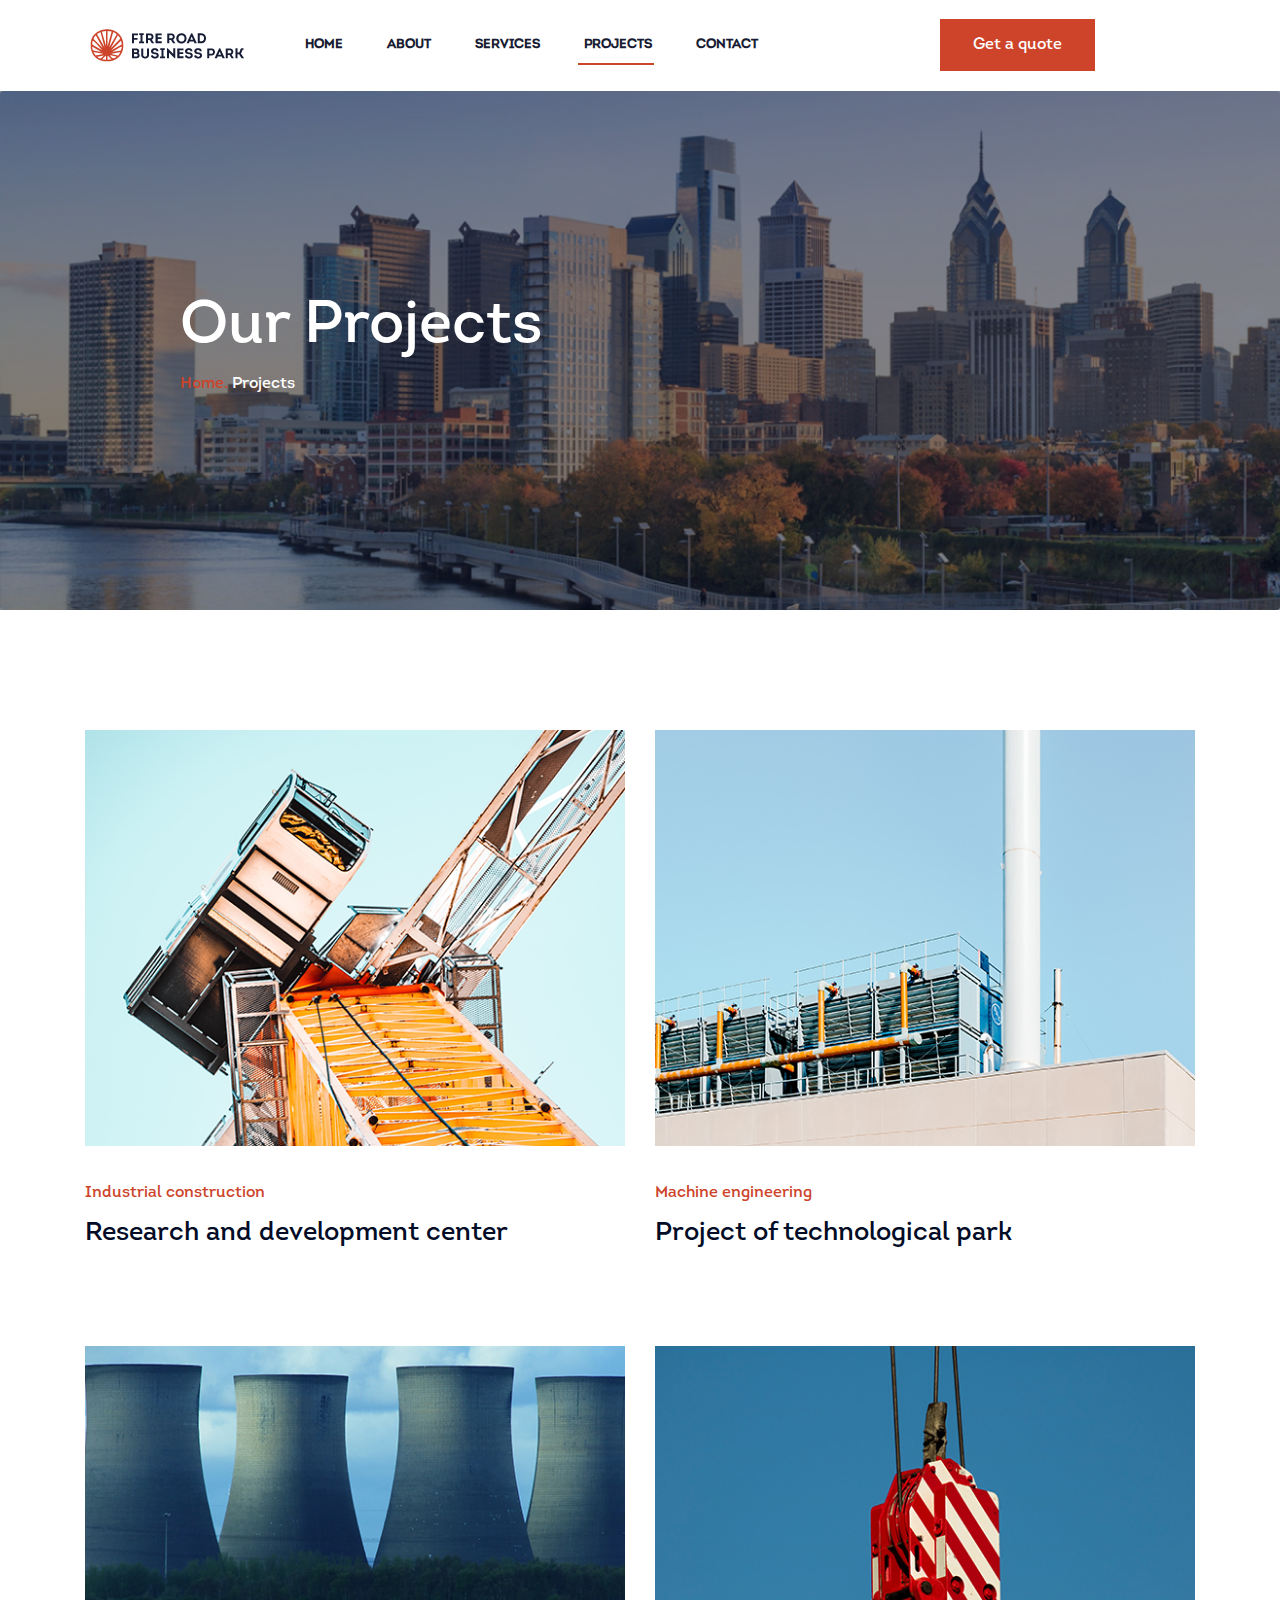
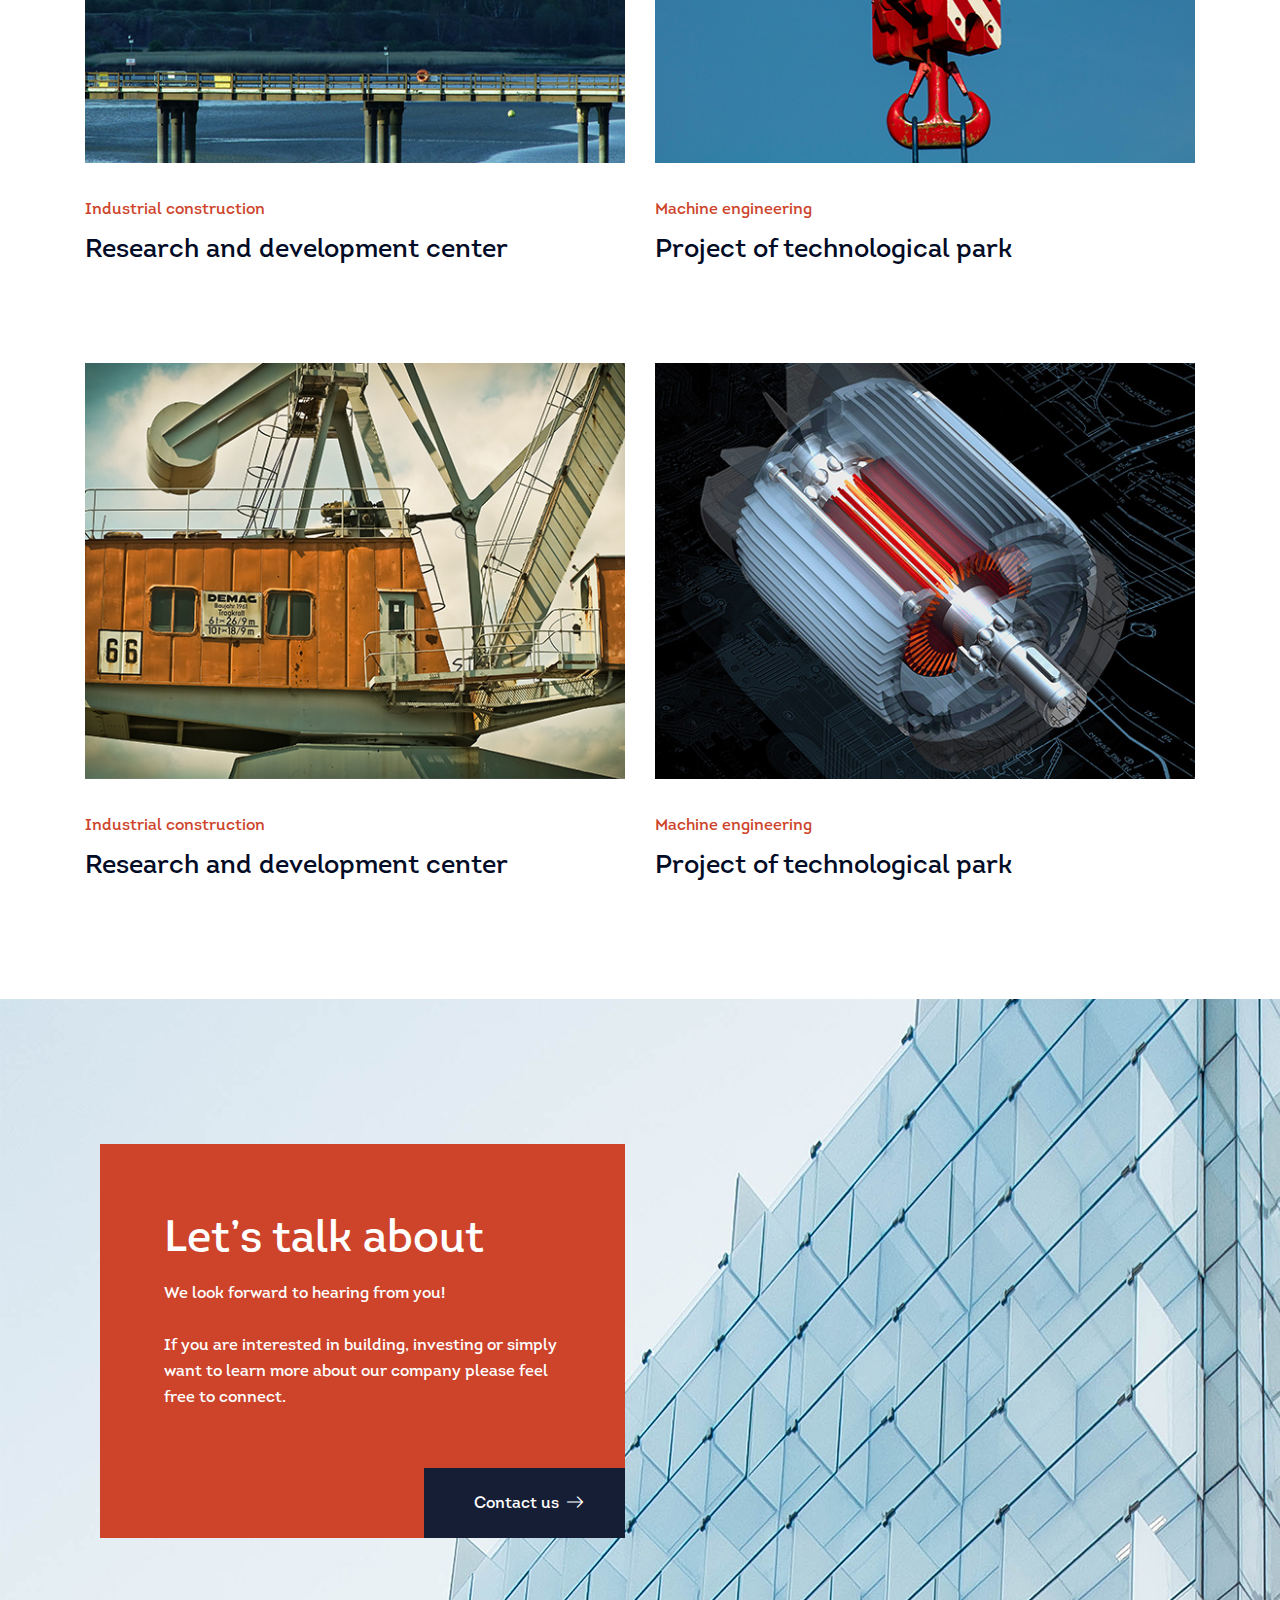
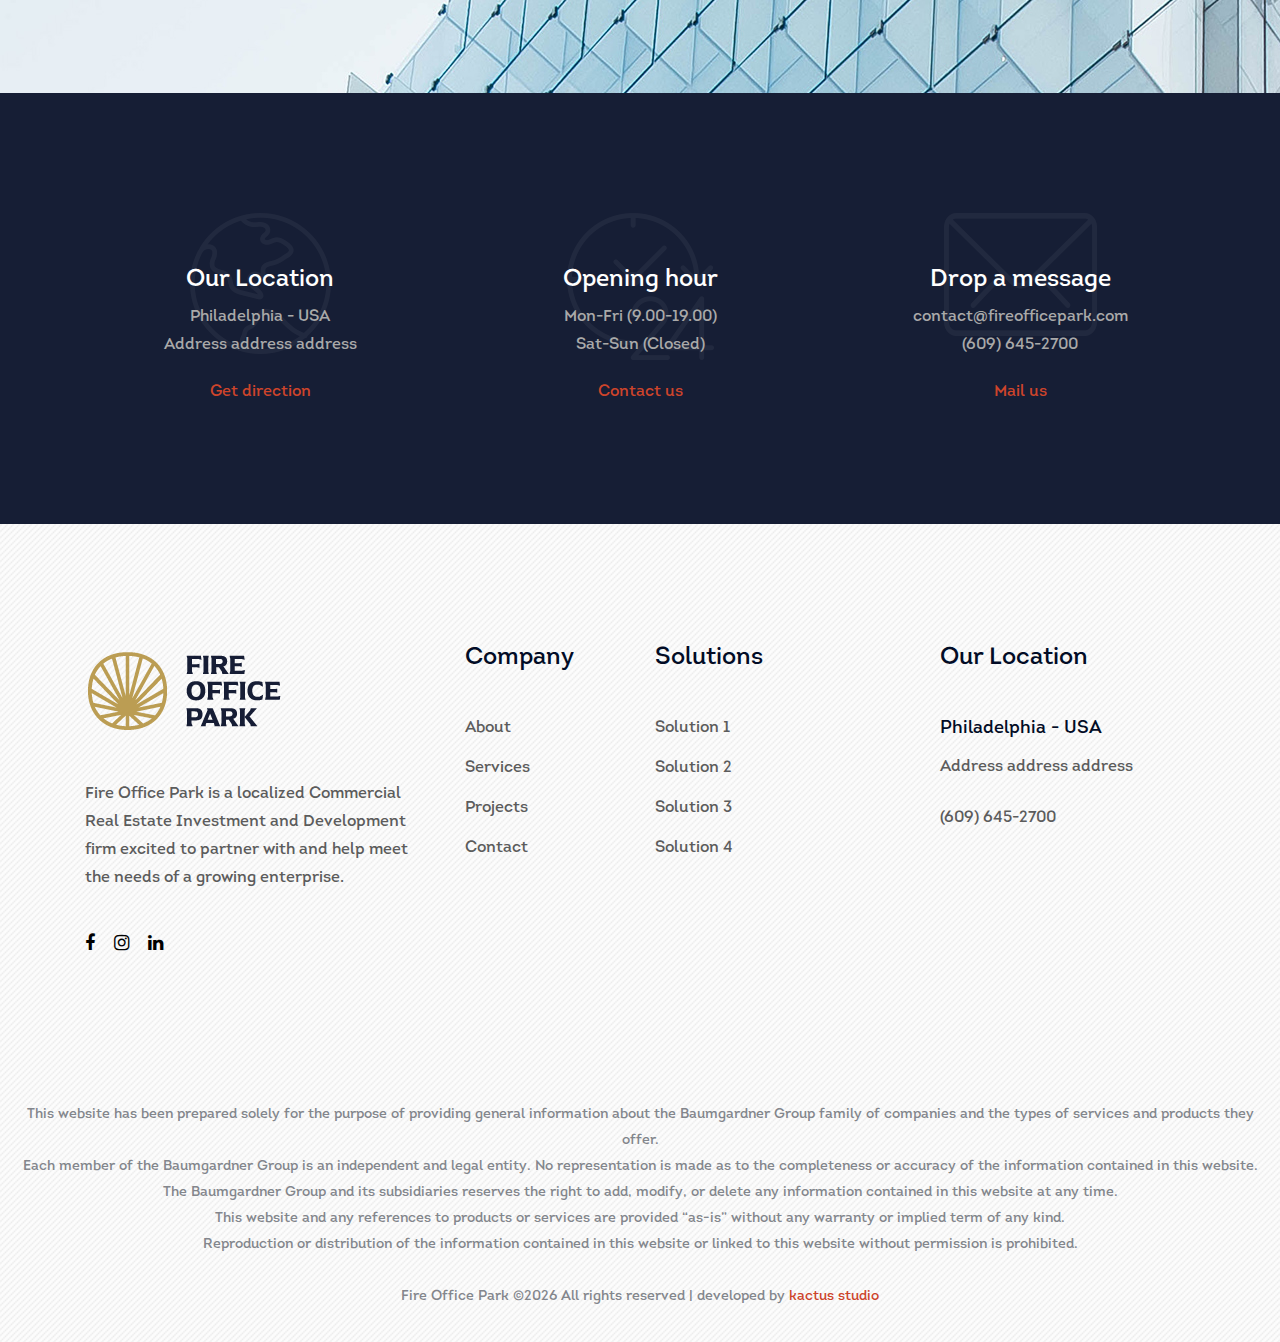
<file: projects.html>
<!doctype html>
<html class="no-js" lang="zxx">

<head>
    <meta charset="UTF-8">
    <meta name="viewport">
    <meta name="description" content="Fire Office Park is a localized Commercial Real Estate Investment and development firm excited to partner with and help meet the needs of a growing enterprise.">
    <meta name="keywords" content="fire, fire office, fire office park, park, office park, commercial real estate, comercial, real estate, real estate investment, commercial real state investment, development firm, enterprise">
    <meta name="viewport" content="width=device-width, initial-scale=1.0">
    <meta http-equiv="X-UA-Compatible" content="ie=edge">
    <meta name="author" content="fire office park | kactus studio">
    <meta name="robots" content="index, follow">
    <link rel="canonical" href="https://fireofficepark.com/" />
	<title>Fire Office Park | Projects</title>

    <!-- <link rel="manifest" href="site.webmanifest"> -->
    <link rel="shortcut icon" type="image/x-icon" href="img/favicon.png">
    <!-- Place favicon.ico in the root directory -->

    <!-- CSS here -->
    <link rel="stylesheet" href="css/bootstrap.min.css">
    <link rel="stylesheet" href="css/owl.carousel.min.css">
    <link rel="stylesheet" href="css/magnific-popup.css">
    <link rel="stylesheet" href="css/font-awesome.min.css">
    <link rel="stylesheet" href="css/themify-icons.css">
    <link rel="stylesheet" href="css/nice-select.css">
    <link rel="stylesheet" href="css/flaticon.css">
    <link rel="stylesheet" href="css/animate.css">
    <link rel="stylesheet" href="css/slicknav.css">
    <link rel="stylesheet" href="css/style.css">
    <!-- <link rel="stylesheet" href="css/responsive.css"> -->
</head>

<body>
    <!--[if lte IE 9]>
            <p class="browserupgrade">You are using an <strong>outdated</strong> browser. Please <a href="https://browsehappy.com/">upgrade your browser</a> to improve your experience and security.</p>
        <![endif]-->

    <!-- header-start -->
    <header>
        <div class="header-area ">
            <!-- <div class="header-top black-bg d-none d-md-block">
                <div class="container">
                    <div class="row">
                        <div class="col-xl-6 col-md-6 col-lg-6">
                            <div class="header-contact">
                                <a href="#"><i class="fa fa-phone"></i> +880 256 356 256</a>
                                <a href="#"><i class="fa fa-envelope"></i> support24@durg.com</a>
                            </div>
                        </div>
                        <div class="col-xl-6 col-md-6 col-lg-6">
                            <div class="header-top-menu">
                                <nav>
                                    <ul>
                                        <li><a href="blog.html">News & media</a></li>
                                        <li><a href="review.html">Review</a></li>
                                        <li><a href="faq.html">FAQ</a></li>
                                    </ul>
                                </nav>
                            </div>
                        </div>
                    </div>
                </div>
            </div> -->
            <div id="sticky-header" class="main-header-area white-bg">
                <div class="container">
                    <div class="row align-items-center">
                        <div class="col-xl-2 col-lg-2">
                            <div class="logo-img">
                                <a href="index.html">
                                    <img src="img/logo.png" alt="fire office park">
                                </a>
                            </div>
                        </div>
                        <div class="col-xl-7 col-lg-7">
                            <div class="main-menu d-none d-lg-block">
                                <nav>
                                    <ul id="navigation">
                                        <li><a href="index.html">Home</a></li>
                                        <li><a href="about.html">About</a></li>
                                        <li><a href="services.html">Services</a></li>
                                        <li><a class="active" href="#">Projects</a></li>
                                        <!-- <li><a href="#">blog <i class="ti-angle-down"></i></a>
                                            <ul class="submenu">
                                                <li><a href="blog.html">blog</a></li>
                                                <li><a href="single-blog.html">single-blog</a></li>
                                            </ul>
                                        </li> -->
                                        <!-- <li><a href="#">pages <i class="ti-angle-down"></i></a>
                                            <ul class="submenu">
                                                <li><a href="elements.html">elements</a></li>
                                                <li><a href="service-details.html">service-details</a></li>
                                                <li><a href="project-details.html">project-details</a></li>
                                            </ul>
                                        </li> -->
                                        <li><a href="contact.html">Contact</a></li>
                                    </ul>
                                </nav>
                            </div>
                        </div>
                        <div class="col-xl-3 col-lg-3">
                            <div class="quote-area">
                                <!-- <div class="search-bar">
                                    <a id="search_1" href="javascript:void(0)"><i class="fa fa-search"></i></a>
                                </div> -->
                                <div class="get-quote d-none d-lg-block">
                                    <a class="boxed-btn" href="contact.html">Get a quote</a>
                                </div>
                            </div>
                        </div>
                        <div class="col-12">
                            <div class="mobile_menu d-block d-lg-none"></div>
                        </div>
                    </div>
                    <div class="search_input" id="search_input_box">
                        <div class="container ">
                            <form class="d-flex justify-content-between search-inner">
                                <input type="text" class="form-control" id="search_input" placeholder="search here">
                                <button type="submit" class="btn"></button>
                                <span class="fa fa-close" id="close_search" title="close search"></span>
                            </form>
                        </div>
                    </div>
                </div>
            </div>
        </div>
    </header>
    <!-- header-end -->

    <!-- breadcrumb-start -->
    <section class="breadcrumb breadcrumb_bg banner-bg-1 overlay2 ptb200">
        <div class="container">
            <div class="row">
                <div class="col-lg-7 offset-lg-1">
                    <div class="breadcrumb_iner">
                        <div class="breadcrumb_iner_item">
                            <h2>Our Projects</h2>
                            <p> <a href="index.html">Home.</a> <span></span> Projects</p>
                        </div>
                    </div>
                </div>
            </div>
        </div>
    </section>
    <!-- breadcrumb-end -->

    <!-- main-project-area-start -->
    <div class="main-project-area">
        <div class="container">
            <div class="row">
                <div class="col-xl-6 col-md-6">
                    <div class="single-project">
                        <div class="project-thumb">
                            <a href="project-details.html"><img src="img/project/project-1.png" alt=""></a>
                        </div>
                        <div class="project-info">
                            <span>Industrial construction</span>
                            <h3>Research and development center</h3>
                        </div>
                    </div>
                </div>
                <div class="col-xl-6 col-md-6">
                    <div class="single-project">
                        <div class="project-thumb">
                            <img src="img/project/project-2.png" alt="">
                        </div>
                        <div class="project-info">
                            <span>Machine engineering</span>
                            <h3>Project of technological park</h3>
                        </div>
                    </div>
                </div>
                <div class="col-xl-6 col-md-6">
                    <div class="single-project">
                        <div class="project-thumb">
                            <img src="img/project/project-3.png" alt="">
                        </div>
                        <div class="project-info">
                            <span>Industrial construction</span>
                            <h3>Research and development center</h3>
                        </div>
                    </div>
                </div>
                <div class="col-xl-6 col-md-6">
                    <div class="single-project">
                        <div class="project-thumb">
                            <img src="img/project/project-4.png" alt="">
                        </div>
                        <div class="project-info">
                            <span>Machine engineering</span>
                            <h3>Project of technological park</h3>
                        </div>
                    </div>
                </div>
                <div class="col-xl-6 col-md-6">
                    <div class="single-project">
                        <div class="project-thumb">
                            <img src="img/project/project-5.png" alt="">
                        </div>
                        <div class="project-info">
                            <span>Industrial construction</span>
                            <h3>Research and development center</h3>
                        </div>
                    </div>
                </div>
                <div class="col-xl-6 col-md-6">
                    <div class="single-project">
                        <div class="project-thumb">
                            <img src="img/project/project-6.png" alt="">
                        </div>
                        <div class="project-info">
                            <span>Machine engineering</span>
                            <h3>Project of technological park</h3>
                        </div>
                    </div>
                </div>
            </div>
        </div>
    </div>
    <!-- main-project-area-end -->

    <!-- cta-area-start -->
    <div class="cta-area cta-bg-1">
        <div class="container">
            <div class="col-xl-6 col-lg-7">
                <div class="cta-content">
                    <h3>Let’s talk about</h3>
                    <p>We look forward to hearing from you!<br><br> If you are interested in building, investing or simply want to learn more about our company please feel free to connect.</p>
                    <div class="cta-btn">
                        <a class="boxed-btn2 black-bg" href="contact.html">Contact us<i
                                class="Flaticon flaticon-right-arrow"></i></a>
                    </div>
                </div>
            </div>
        </div>
    </div>
    <!-- cta-area-end -->

    <!-- location-area-start -->
    <div class="addres-area black-bg section-padding">
        <div class="container">
            <div class="row">
                <div class="col-xl-4 col-md-4">
                    <div class="single-address text-center">
                        <div class="addres-icon">
                            <img src="img/icon/1.png" alt="">
                        </div>
                        <h3>Our Location</h3>
                        <p>Philadelphia - USA<br>
                          Address address address</p>
                        <a class="underline-hover" href="#">Get direction</a>
                    </div>
                </div>
                <div class="col-xl-4 col-md-4">
                    <div class="single-address text-center">
                        <div class="addres-icon">
                            <img src="img/icon/2.png" alt="">
                        </div>
                        <h3>Opening hour</h3>
                        <p>Mon-Fri (9.00-19.00) <br>
                            Sat-Sun (Closed)</p>
                            <a class="underline-hover" href="contact.html">Contact us</a>
                    </div>
                </div>
                <div class="col-xl-4 col-md-4">
                    <div class="single-address text-center">
                        <div class="addres-icon">
                            <img src="img/icon/3.png" alt="">
                        </div>
                        <h3>Drop a message</h3>
                        <p>contact@fireofficepark.com<br>
                            (609) 645-2700</p>
                        <a class="underline-hover" href="contact.html">Mail us</a>
                    </div>
                </div>
            </div>
        </div>
    </div>
    <!-- location-area-end -->

    <!-- footer-start -->
    <footer class="footer-area ">
        <div class="container">
            <div class="row justify-content-between">
                <div class="col-sm-6 col-md-3 col-xl-4">
                    <div class="single-footer-widget footer_1">
                        <a href="index.html"> <img src="img/footer-logo.png" alt=""> </a>
                        <p>Fire Office Park is a localized Commercial Real Estate Investment and Development firm excited to partner with and help meet the needs of a growing enterprise.</p>
                        <div class="social-links">
                            <ul>
                                <li><a href="#"> <i class="fa fa-facebook"></i> </a></li>
                                <li><a href="#"> <i class="fa fa-instagram"></i> </a></li>
                                <li><a href="#"> <i class="fa fa-linkedin"></i> </a></li>
                            </ul>
                        </div>
                    </div>
                </div>

                <div class="col-sm-6 col-md-2 col-xl-2">
                    <div class="single-footer-widget">
                        <h4>Company</h4>
                        <ul>
                            <li><a href="about.html">About</a></li>
                            <li><a href="services.html">Services</a></li>
                            <li><a href="#">Projects</a></li>
                            <li><a href="contact.html">Contact</a></li>
                        </ul>

                    </div>
                </div>
                <div class="col-sm-6 col-md-3 col-xl-3">
                    <div class="single-footer-widget">
                        <h4>Solutions</h4>
                        <ul>
                            <li><a href="#">Solution 1</a></li>
                            <li><a href="#">Solution 2</a></li>
                            <li><a href="#">Solution 3</a></li>
                            <li><a href="#">Solution 4</a></li>
                        </ul>

                    </div>
                </div>
                <div class="col-sm-6 col-md-3 col-xl-3">
                    <div class="single-footer-widget footer_icon">
                        <h4>Our Location</h4>
                        <div class="office-location">
                            <ul>
                                <li>
                                    <strong>Philadelphia - USA</strong>
                                    <p>Address address address</p>
                                    <p>(609) 645-2700</p>
                                </li>
                                <!-- <li>
                                    <strong>New York - USA</strong>
                                    <p>127, Manchaster city, London <br>
                                        +008 728 362 278</p>
                                </li> -->
                            </ul>
                        </div>
                    </div>
                </div>
            </div>
        </div>
        <div class="container-fluid">
            <div class="row justify-content-center">
                <div class="col-lg-12">
                    <div class="copyright_part_text text-center">
                        <p class="footer-text m-0">
                            This website has been prepared solely for the purpose of providing general information about the Baumgardner Group family of companies and the types of services and products they offer.<br>Each member of the Baumgardner Group is an independent and legal entity. No representation is made as to the completeness or accuracy of the information contained in this website.<br>The Baumgardner Group and its subsidiaries reserves the right to add, modify, or delete any information contained in this website at any time.<br>This website and any references to products or services are provided “as-is” without any warranty or implied term of any kind.<br>Reproduction or distribution of the information contained in this website or linked to this website without permission is prohibited. <br><br>
                            Fire Office Park &copy;<script>document.write(new Date().getFullYear());</script> All rights reserved | developed by <a href="https://kactusstudio.com.br/" target="_blank">kactus studio</a></p>
                    </div>
                </div>
            </div>
        </div>
    </footer>
    <!-- footer-end -->

    <!-- JS here -->
    <script src="js/vendor/modernizr-3.5.0.min.js"></script>
    <script src="js/vendor/jquery-1.12.4.min.js"></script>
    <script src="js/popper.min.js"></script>
    <script src="js/bootstrap.min.js"></script>
    <script src="js/owl.carousel.min.js"></script>
    <script src="js/isotope.pkgd.min.js"></script>
    <script src="js/ajax-form.js"></script>
    <script src="js/waypoints.min.js"></script>
    <script src="js/jquery.counterup.min.js"></script>
    <script src="js/imagesloaded.pkgd.min.js"></script>
    <script src="js/scrollIt.js"></script>
    <script src="js/jquery.scrollUp.min.js"></script>
    <script src="js/wow.min.js"></script>
    <script src="js/nice-select.min.js"></script>
    <script src="js/jquery.slicknav.min.js"></script>
    <script src="js/jquery.magnific-popup.min.js"></script>
    <script src="js/plugins.js"></script>

    <!--contact js-->
    <script src="js/contact.js"></script>
    <script src="js/jquery.ajaxchimp.min.js"></script>
    <script src="js/jquery.form.js"></script>
    <script src="js/jquery.validate.min.js"></script>
    <script src="js/mail-script.js"></script>

    <script src="js/main.js"></script>

</body>

</html>
</file>
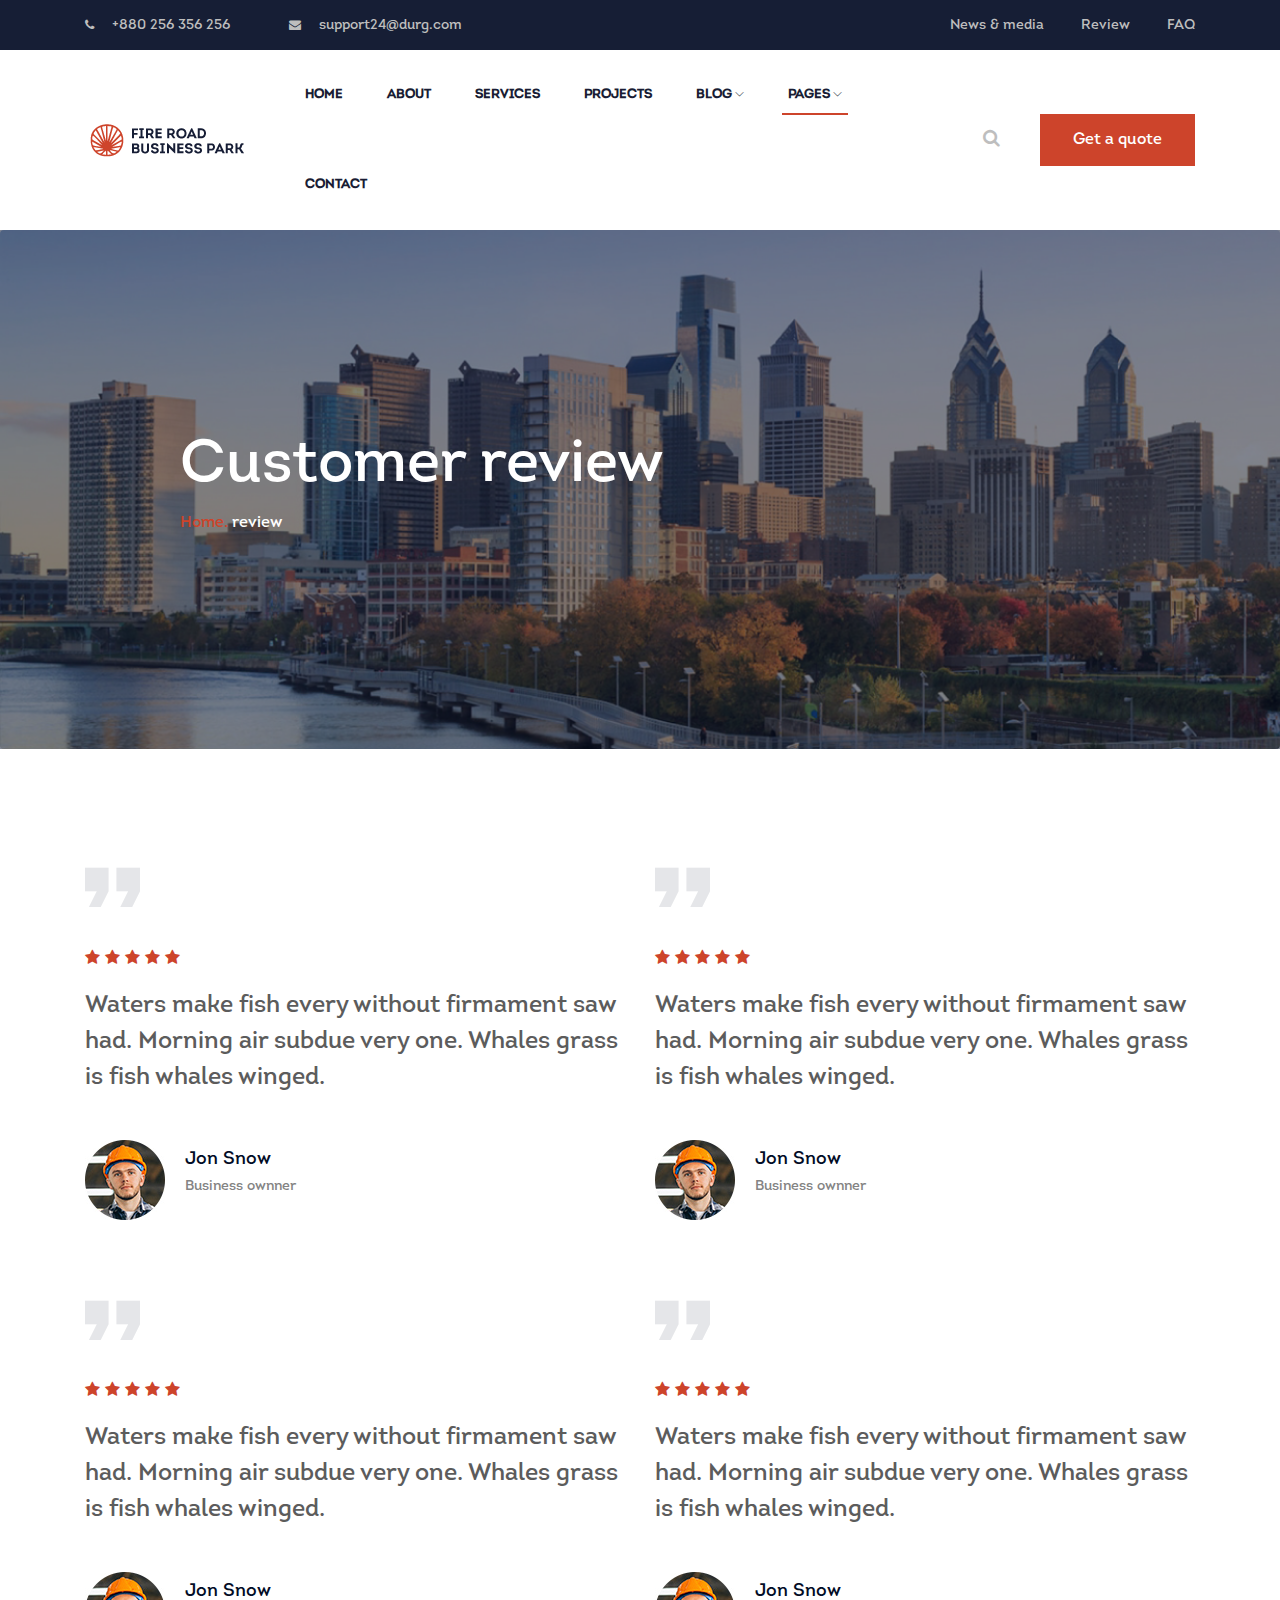
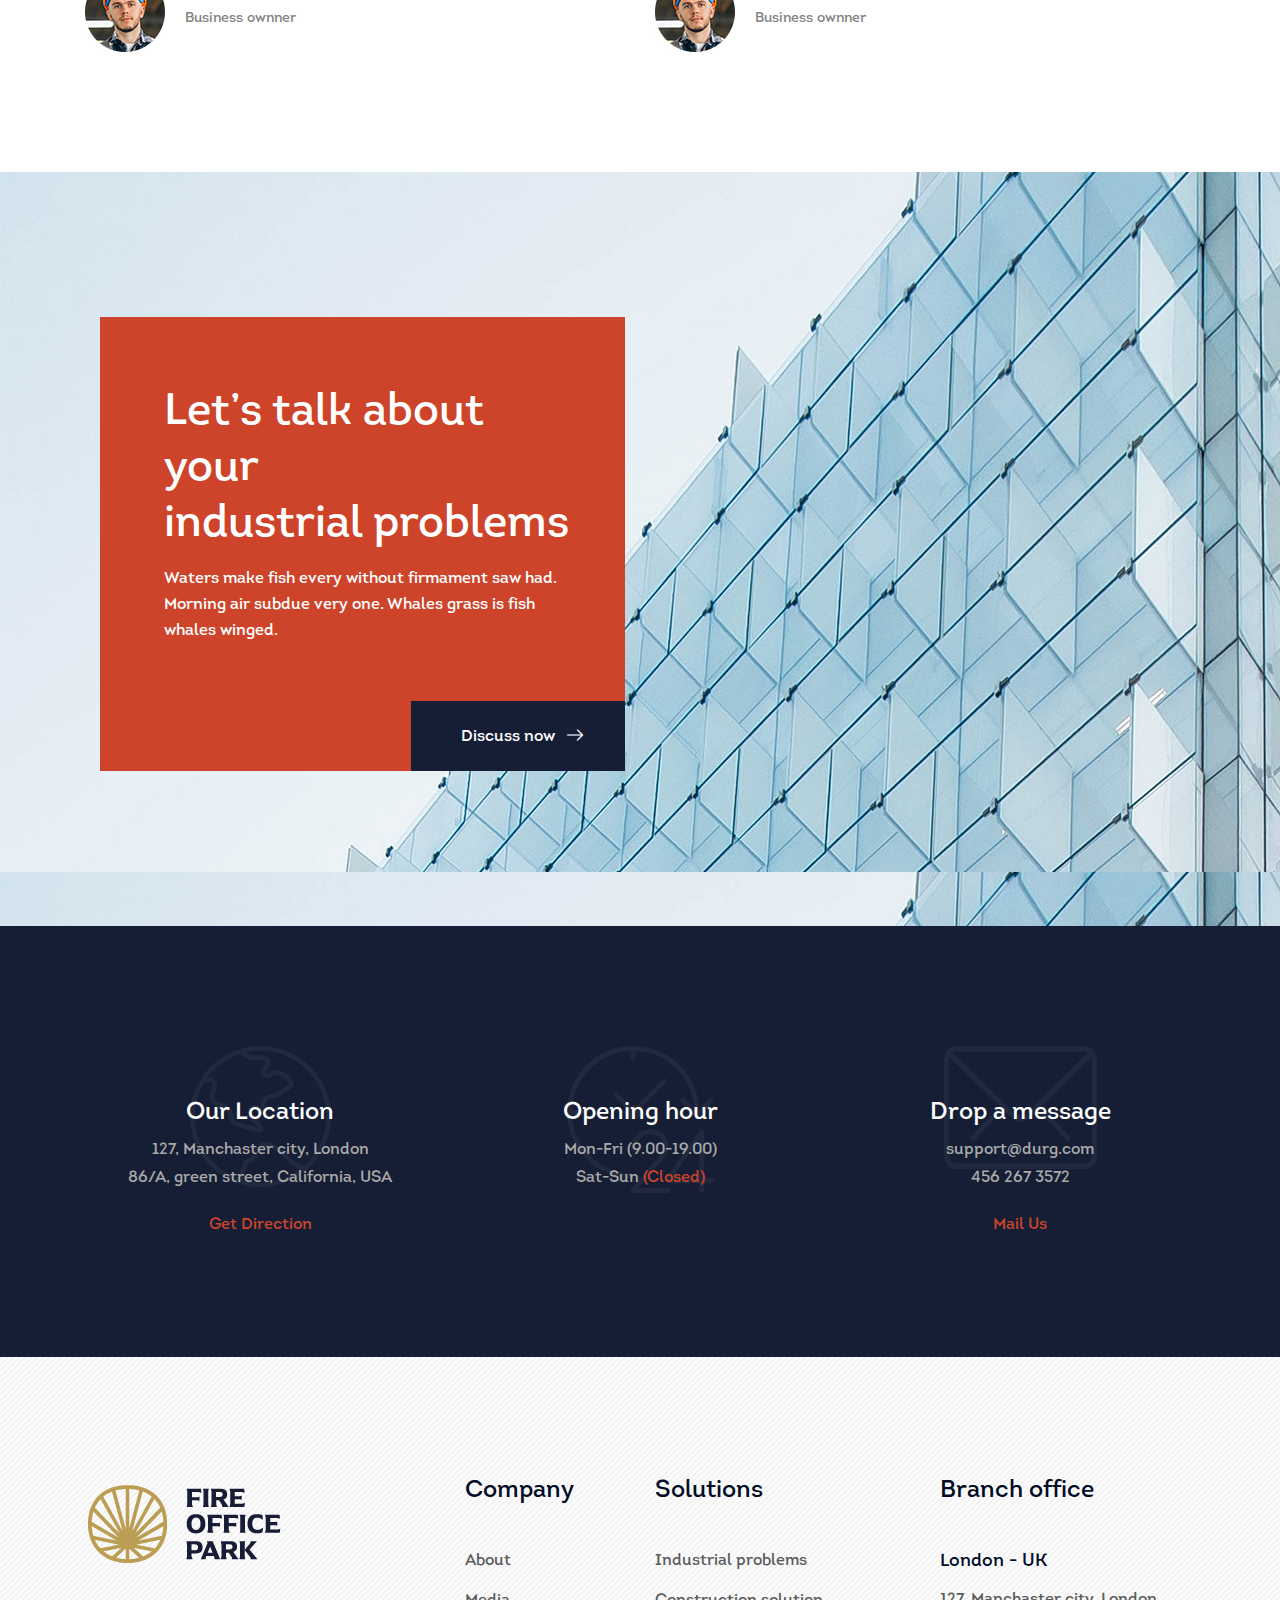
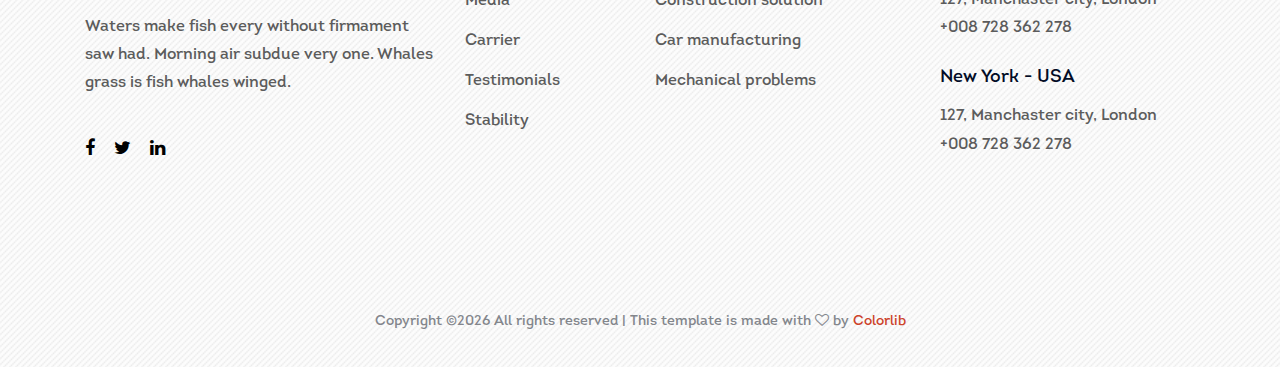
<file: review.html>
<!doctype html>
<html class="no-js" lang="zxx">

<head>
    <meta charset="utf-8">
    <meta http-equiv="x-ua-compatible" content="ie=edge">
    <title>DURG Indudtry Template by Colorlib</title>
    <meta name="description" content="">
    <meta name="viewport" content="width=device-width, initial-scale=1">

    <!-- <link rel="manifest" href="site.webmanifest"> -->
    <link rel="shortcut icon" type="image/x-icon" href="img/favicon.png">
    <!-- Place favicon.ico in the root directory -->

    <!-- CSS here -->
    <link rel="stylesheet" href="css/bootstrap.min.css">
    <link rel="stylesheet" href="css/owl.carousel.min.css">
    <link rel="stylesheet" href="css/magnific-popup.css">
    <link rel="stylesheet" href="css/font-awesome.min.css">
    <link rel="stylesheet" href="css/themify-icons.css">
    <link rel="stylesheet" href="css/nice-select.css">
    <link rel="stylesheet" href="css/flaticon.css">
    <link rel="stylesheet" href="css/animate.css">
    <link rel="stylesheet" href="css/slicknav.css">
    <link rel="stylesheet" href="css/style.css">
    <!-- <link rel="stylesheet" href="css/responsive.css"> -->
</head>

<body>
    <!--[if lte IE 9]>
            <p class="browserupgrade">You are using an <strong>outdated</strong> browser. Please <a href="https://browsehappy.com/">upgrade your browser</a> to improve your experience and security.</p>
        <![endif]-->

    <!-- header-start -->
    <header>
        <div class="header-area ">
            <div class="header-top black-bg d-none d-md-block">
                <div class="container">
                    <div class="row">
                        <div class="col-xl-6 col-md-6 col-lg-6">
                            <div class="header-contact">
                                <a href="#"><i class="fa fa-phone"></i> +880 256 356 256</a>
                                <a href="#"><i class="fa fa-envelope"></i> support24@durg.com</a>
                            </div>
                        </div>
                        <div class="col-xl-6 col-md-6 col-lg-6">
                            <div class="header-top-menu">
                                <nav>
                                    <ul>
                                        <li><a href="blog.html">News & media</a></li>
                                        <li><a href="review.html">Review</a></li>
                                        <li><a href="faq.html">FAQ</a></li>
                                    </ul>
                                </nav>
                            </div>
                        </div>
                    </div>
                </div>
            </div>
            <div id="sticky-header" class="main-header-area white-bg">
                <div class="container">
                    <div class="row align-items-center">
                        <div class="col-xl-2 col-lg-2">
                            <div class="logo-img">
                                <a href="index.html">
                                    <img src="img/logo.png" alt="">
                                </a>
                            </div>
                        </div>
                        <div class="col-xl-7 col-lg-7">
                            <div class="main-menu d-none d-lg-block">
                                <nav>
                                    <ul id="navigation">
                                        <li><a href="index.html">Home</a></li>
                                        <li><a href="about.html">About</a></li>
                                        <li><a href="service.html">Services</a></li>
                                        <li><a href="project.html">Projects</a></li>
                                        <li><a href="#">blog <i class="ti-angle-down"></i></a>
                                            <ul class="submenu">
                                                <li><a href="blog.html">blog</a></li>
                                                <li><a href="single-blog.html">single-blog</a></li>
                                            </ul>
                                        </li>
                                        <li><a class="active" href="#">pages <i class="ti-angle-down"></i></a>
                                            <ul class="submenu">
                                                <li><a href="elements.html">elements</a></li>
                                                <li><a href="service-details.html">service-details</a></li>
                                                <li><a href="project-details.html">project-details</a></li>
                                            </ul>
                                        </li>
                                        <li><a href="contact.html">Contact</a></li>
                                    </ul>
                                </nav>
                            </div>
                        </div>
                        <div class="col-xl-3 col-lg-3">
                            <div class="quote-area">
                                <div class="search-bar">
                                    <a id="search_1" href="javascript:void(0)"><i class="fa fa-search"></i></a>
                                </div>
                                <div class="get-quote d-none d-lg-block">
                                    <a class="boxed-btn" href="#">Get a quote</a>
                                </div>
                            </div>
                        </div>
                        <div class="col-12">
                            <div class="mobile_menu d-block d-lg-none"></div>
                        </div>
                    </div>
                    <div class="search_input" id="search_input_box">
                        <div class="container ">
                            <form class="d-flex justify-content-between search-inner">
                                <input type="text" class="form-control" id="search_input" placeholder="Search Here">
                                <button type="submit" class="btn"></button>
                                <span class="fa fa-close" id="close_search" title="Close Search"></span>
                            </form>
                        </div>
                    </div>
                </div>
            </div>
        </div>
    </header>
    <!-- header-end -->

    <!-- breadcrumb-start -->
    <section class="breadcrumb breadcrumb_bg banner-bg-1 overlay2 ptb200">
        <div class="container">
            <div class="row">
                <div class="col-lg-7 offset-lg-1">
                    <div class="breadcrumb_iner">
                        <div class="breadcrumb_iner_item">
                            <h2>Customer review</h2>
                            <p> <a href="index.html">Home.</a> <span></span> review</p>
                        </div>
                    </div>
                </div>
            </div>
        </div>
    </section>
    <!-- breadcrumb-end -->

    <div class="main-review-area">
        <div class="container">
            <div class="row">
                <div class="col-xl-6 col-md-6">
                    <div class="about-info-text">
                        <div class="quote">
                            <i class="Flaticon flaticon-quote"></i>
                        </div>
                        <div class="about-ratting">
                            <i class="fa fa-star"></i>
                            <i class="fa fa-star"></i>
                            <i class="fa fa-star"></i>
                            <i class="fa fa-star"></i>
                            <i class="fa fa-star"></i>
                        </div>
                        <p class="about-text">Waters make fish every without firmament saw had. Morning air subdue
                            very one. Whales grass is fish whales winged.</p>
                        <div class="about-author">
                            <div class="autor-thumb">
                                <img src="img/about/about-author.jpg" alt="">
                            </div>
                            <div class="auhor-text">
                                <span>Jon Snow</span>
                                <p>Business ownner</p>
                            </div>
                        </div>
                    </div>
                </div>
                <div class="col-xl-6 col-md-6">
                    <div class="about-info-text">
                        <div class="quote">
                            <i class="Flaticon flaticon-quote"></i>
                        </div>
                        <div class="about-ratting">
                            <i class="fa fa-star"></i>
                            <i class="fa fa-star"></i>
                            <i class="fa fa-star"></i>
                            <i class="fa fa-star"></i>
                            <i class="fa fa-star"></i>
                        </div>
                        <p class="about-text">Waters make fish every without firmament saw had. Morning air subdue
                            very one. Whales grass is fish whales winged.</p>
                        <div class="about-author">
                            <div class="autor-thumb">
                                <img src="img/about/about-author.jpg" alt="">
                            </div>
                            <div class="auhor-text">
                                <span>Jon Snow</span>
                                <p>Business ownner</p>
                            </div>
                        </div>
                    </div>
                </div>
                <div class="col-xl-6 col-md-6">
                    <div class="about-info-text">
                        <div class="quote">
                            <i class="Flaticon flaticon-quote"></i>
                        </div>
                        <div class="about-ratting">
                            <i class="fa fa-star"></i>
                            <i class="fa fa-star"></i>
                            <i class="fa fa-star"></i>
                            <i class="fa fa-star"></i>
                            <i class="fa fa-star"></i>
                        </div>
                        <p class="about-text">Waters make fish every without firmament saw had. Morning air subdue
                            very one. Whales grass is fish whales winged.</p>
                        <div class="about-author">
                            <div class="autor-thumb">
                                <img src="img/about/about-author.jpg" alt="">
                            </div>
                            <div class="auhor-text">
                                <span>Jon Snow</span>
                                <p>Business ownner</p>
                            </div>
                        </div>
                    </div>
                </div>
                <div class="col-xl-6 col-md-6">
                    <div class="about-info-text">
                        <div class="quote">
                            <i class="Flaticon flaticon-quote"></i>
                        </div>
                        <div class="about-ratting">
                            <i class="fa fa-star"></i>
                            <i class="fa fa-star"></i>
                            <i class="fa fa-star"></i>
                            <i class="fa fa-star"></i>
                            <i class="fa fa-star"></i>
                        </div>
                        <p class="about-text">Waters make fish every without firmament saw had. Morning air subdue
                            very one. Whales grass is fish whales winged.</p>
                        <div class="about-author">
                            <div class="autor-thumb">
                                <img src="img/about/about-author.jpg" alt="">
                            </div>
                            <div class="auhor-text">
                                <span>Jon Snow</span>
                                <p>Business ownner</p>
                            </div>
                        </div>
                    </div>
                </div>
            </div>
        </div>
    </div>

    <!-- cta-area-start -->
    <div class="cta-area cta-bg-1">
        <div class="container">
            <div class="col-xl-6 col-lg-7">
                <div class="cta-content">
                    <h3>Let’s talk about your <br>
                        industrial problems</h3>
                    <p>Waters make fish every without firmament saw had. <br> Morning air subdue very one. Whales grass
                        is
                        fish <br> whales winged.</p>
                    <div class="cta-btn">
                        <a class="boxed-btn2 black-bg" href="#">Discuss now <i
                                class="Flaticon flaticon-right-arrow"></i></a>
                    </div>
                </div>
            </div>
        </div>
    </div>
    <!-- cta-area-end -->

    <!-- location-area-start -->
    <div class="addres-area black-bg section-padding">
        <div class="container">
            <div class="row">
                <div class="col-xl-4 col-md-4">
                    <div class="single-address text-center">
                        <div class="addres-icon">
                            <img src="img/icon/1.png" alt="">
                        </div>
                        <h3>Our Location</h3>
                        <p>127, Manchaster city, London <br>
                            86/A, green street, California, USA</p>
                        <a class="underline-hover" href="#">Get Direction</a>
                    </div>
                </div>
                <div class="col-xl-4 col-md-4">
                    <div class="single-address text-center">
                        <div class="addres-icon">
                            <img src="img/icon/2.png" alt="">
                        </div>
                        <h3>Opening hour</h3>
                        <p>Mon-Fri (9.00-19.00) <br>
                            Sat-Sun <a class="underline-hover" href="#">(Closed)</a></p>
                    </div>
                </div>
                <div class="col-xl-4 col-md-4">
                    <div class="single-address text-center">
                        <div class="addres-icon">
                            <img src="img/icon/3.png" alt="">
                        </div>
                        <h3>Drop a message</h3>
                        <p>support@durg.com <br>
                            456 267 3572</p>
                        <a class="underline-hover" href="#">Mail Us</a>
                    </div>
                </div>
            </div>
        </div>
    </div>
    <!-- location-area-end -->

    <!-- footer-start -->
    <footer class="footer-area ">
        <div class="container">
            <div class="row justify-content-between">
                <div class="col-sm-6 col-md-3 col-xl-4">
                    <div class="single-footer-widget footer_1">
                        <a href="index.html"> <img src="img/footer-logo.png" alt=""> </a>
                        <p>Waters make fish every without firmament saw had. Morning air subdue very one. Whales grass
                            is fish whales winged.</p>
                        <div class="social-links">
                            <ul>
                                <li><a href="#"> <i class="fa fa-facebook"></i> </a></li>
                                <li><a href="#"> <i class="fa fa-twitter"></i> </a></li>
                                <li><a href="#"> <i class="fa fa-linkedin"></i> </a></li>
                            </ul>
                        </div>
                    </div>
                </div>

                <div class="col-sm-6 col-md-2 col-xl-2">
                    <div class="single-footer-widget">
                        <h4>Company</h4>
                        <ul>
                            <li><a href="#">About</a></li>
                            <li><a href="#">Media</a></li>
                            <li><a href="#">Carrier</a></li>
                            <li><a href="#">Testimonials</a></li>
                            <li><a href="#">Stability</a></li>
                        </ul>

                    </div>
                </div>
                <div class="col-sm-6 col-md-3 col-xl-3">
                    <div class="single-footer-widget">
                        <h4>Solutions</h4>
                        <ul>
                            <li><a href="#">Industrial problems</a></li>
                            <li><a href="#"> Construction solution</a></li>
                            <li><a href="#">Car manufacturing</a></li>
                            <li><a href="#">Mechanical problems</a></li>
                        </ul>

                    </div>
                </div>
                <div class="col-sm-6 col-md-3 col-xl-3">
                    <div class="single-footer-widget footer_icon">
                        <h4>Branch office</h4>
                        <div class="office-location">
                            <ul>
                                <li>
                                    <strong>London - UK</strong>
                                    <p>127, Manchaster city, London <br>
                                        +008 728 362 278</p>
                                </li>
                                <li>
                                    <strong>New York - USA</strong>
                                    <p>127, Manchaster city, London <br>
                                        +008 728 362 278</p>
                                </li>
                            </ul>
                        </div>
                    </div>
                </div>
            </div>
        </div>
        <div class="container-fluid">
            <div class="row justify-content-center">
                <div class="col-lg-12">
                    <div class="copyright_part_text text-center">
                        <p class="footer-text m-0"><!-- Link back to Colorlib can't be removed. Template is licensed under CC BY 3.0. -->
Copyright &copy;<script>document.write(new Date().getFullYear());</script> All rights reserved | This template is made with <i class="fa fa-heart-o" aria-hidden="true"></i> by <a href="https://colorlib.com" target="_blank">Colorlib</a>
<!-- Link back to Colorlib can't be removed. Template is licensed under CC BY 3.0. --></p>
                    </div>
                </div>
            </div>
        </div>
    </footer>
    <!-- footer-end -->

    <!-- JS here -->
    <script src="js/vendor/modernizr-3.5.0.min.js"></script>
    <script src="js/vendor/jquery-1.12.4.min.js"></script>
    <script src="js/popper.min.js"></script>
    <script src="js/bootstrap.min.js"></script>
    <script src="js/owl.carousel.min.js"></script>
    <script src="js/isotope.pkgd.min.js"></script>
    <script src="js/ajax-form.js"></script>
    <script src="js/waypoints.min.js"></script>
    <script src="js/jquery.counterup.min.js"></script>
    <script src="js/imagesloaded.pkgd.min.js"></script>
    <script src="js/scrollIt.js"></script>
    <script src="js/jquery.scrollUp.min.js"></script>
    <script src="js/wow.min.js"></script>
    <script src="js/nice-select.min.js"></script>
    <script src="js/jquery.slicknav.min.js"></script>
    <script src="js/jquery.magnific-popup.min.js"></script>
    <script src="js/plugins.js"></script>

    <!--contact js-->
    <script src="js/contact.js"></script>
    <script src="js/jquery.ajaxchimp.min.js"></script>
    <script src="js/jquery.form.js"></script>
    <script src="js/jquery.validate.min.js"></script>
    <script src="js/mail-script.js"></script>

    <script src="js/main.js"></script>

</body>

</html>
</file>
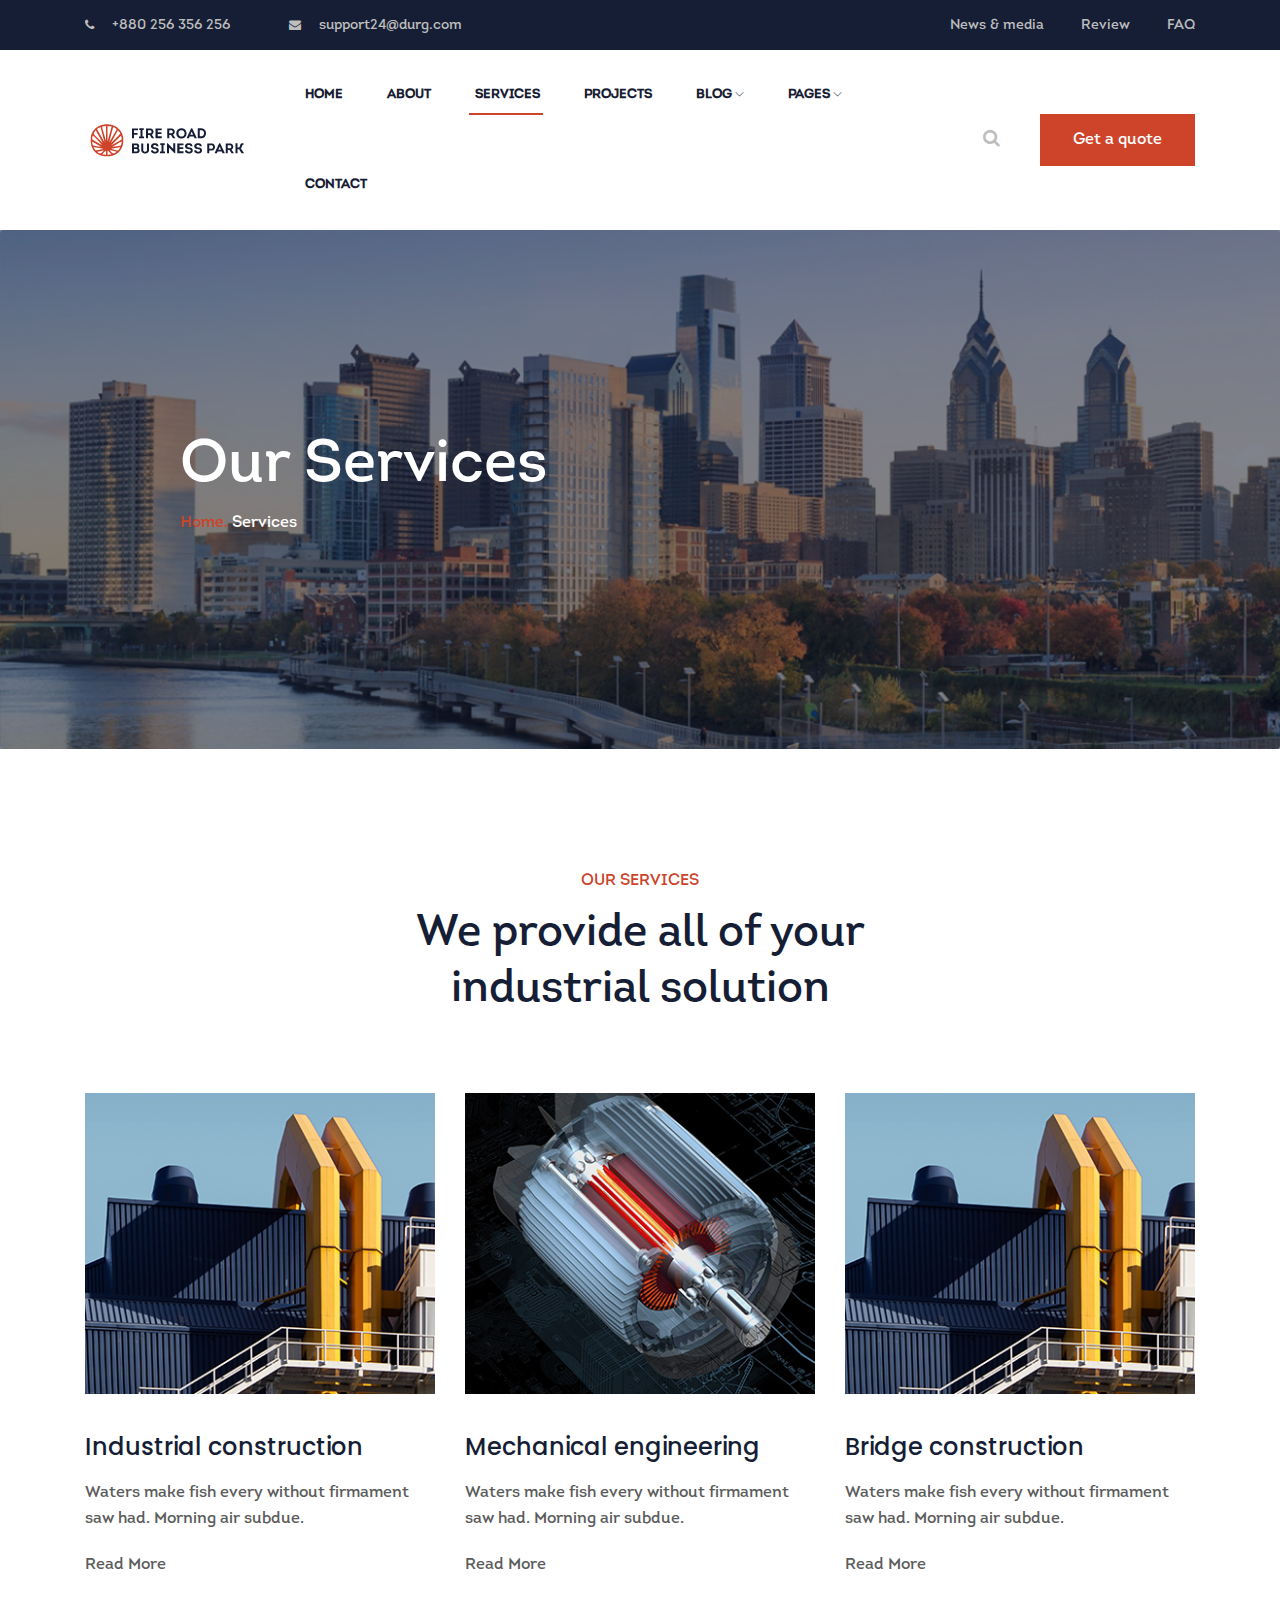
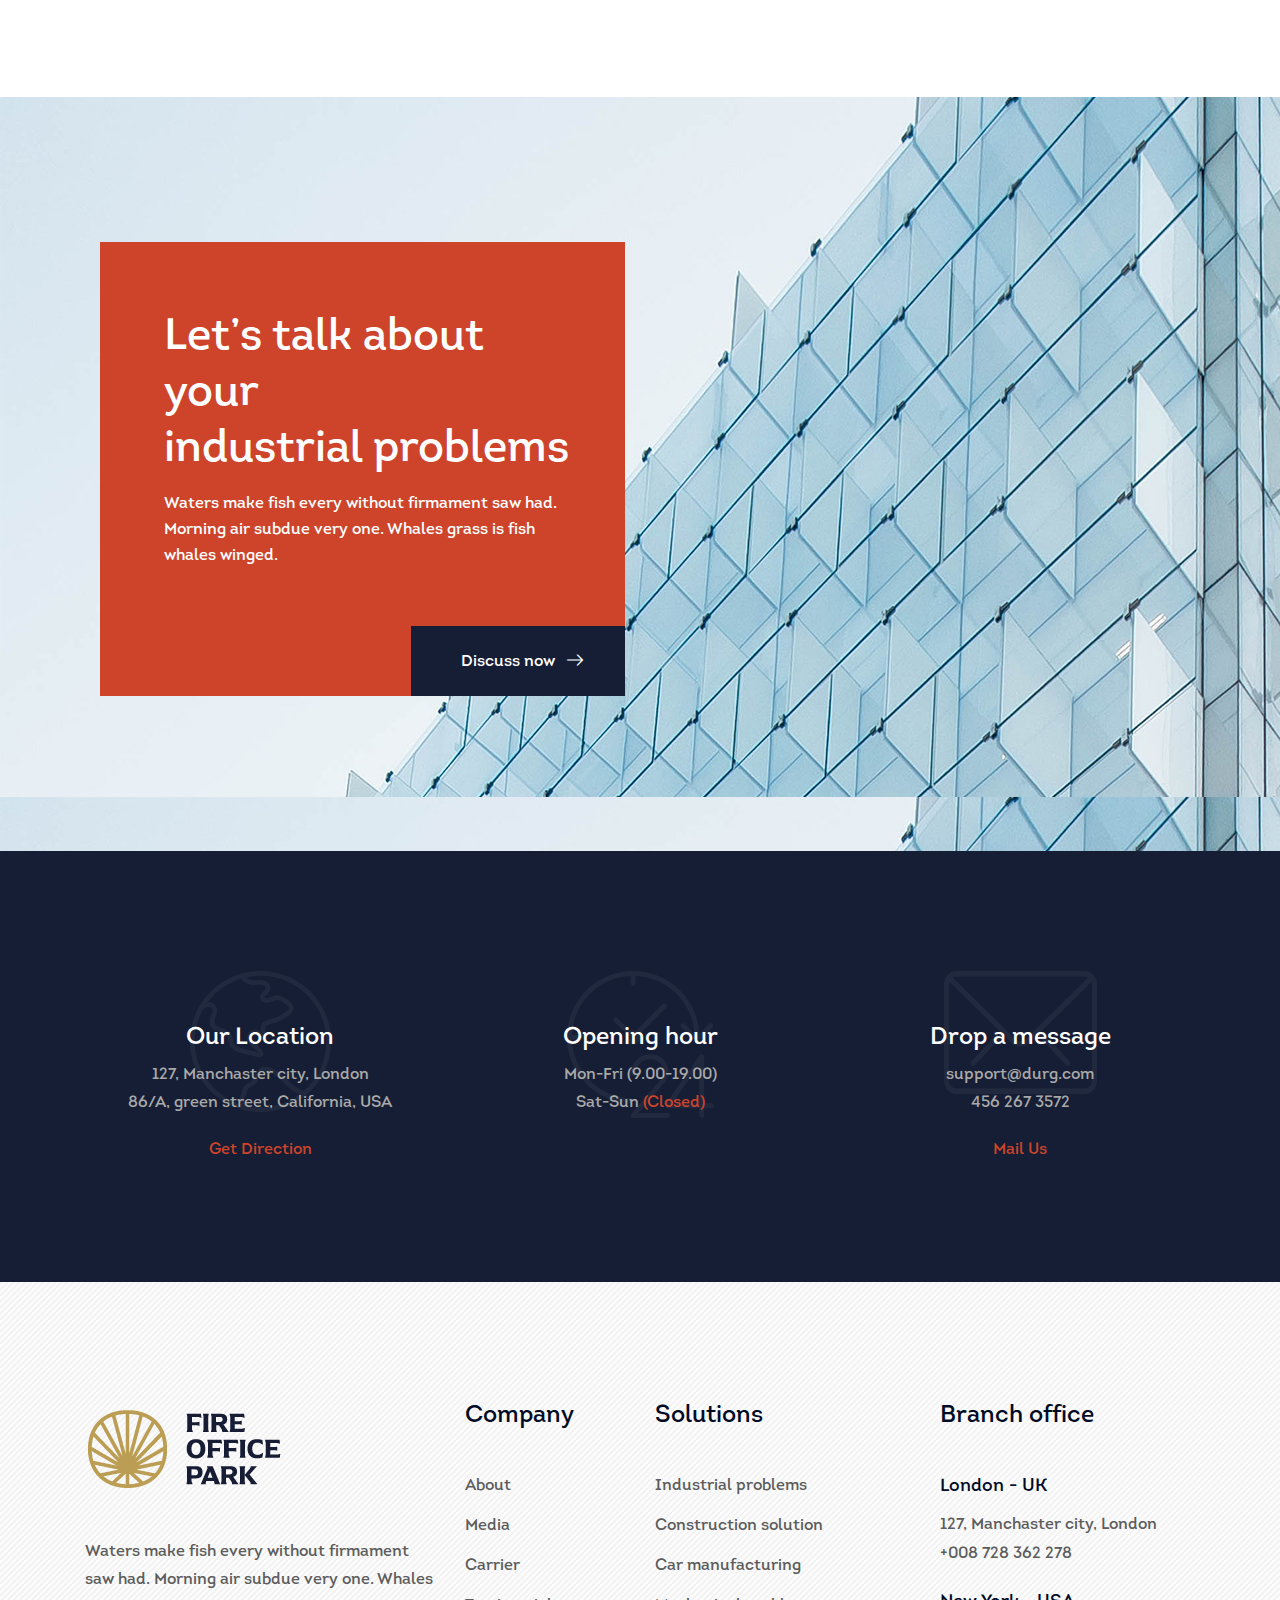
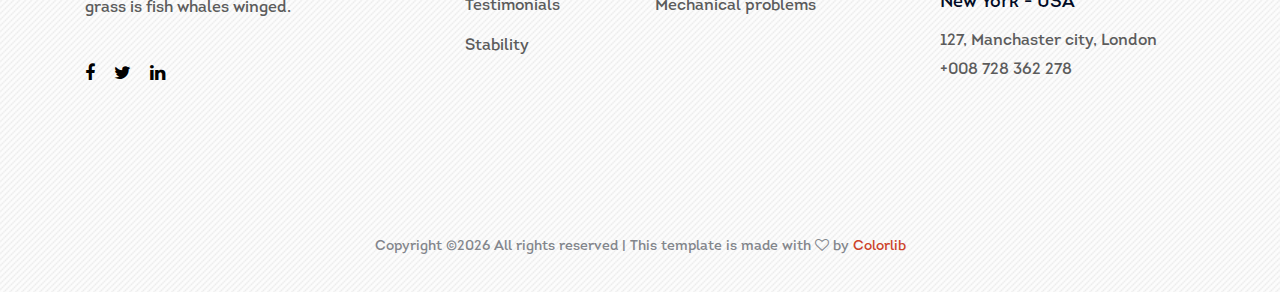
<file: service1.html>
<!doctype html>
<html class="no-js" lang="zxx">

<head>
    <meta charset="utf-8">
    <meta http-equiv="x-ua-compatible" content="ie=edge">
    <title>DURG Indudtry Template by Colorlib</title>
    <meta name="description" content="">
    <meta name="viewport" content="width=device-width, initial-scale=1">

    <!-- <link rel="manifest" href="site.webmanifest"> -->
    <link rel="shortcut icon" type="image/x-icon" href="img/favicon.png">
    <!-- Place favicon.ico in the root directory -->

    <!-- CSS here -->
    <link rel="stylesheet" href="css/bootstrap.min.css">
    <link rel="stylesheet" href="css/owl.carousel.min.css">
    <link rel="stylesheet" href="css/magnific-popup.css">
    <link rel="stylesheet" href="css/font-awesome.min.css">
    <link rel="stylesheet" href="css/themify-icons.css">
    <link rel="stylesheet" href="css/nice-select.css">
    <link rel="stylesheet" href="css/flaticon.css">
    <link rel="stylesheet" href="css/animate.css">
    <link rel="stylesheet" href="css/slicknav.css">
    <link rel="stylesheet" href="css/style.css">
    <!-- <link rel="stylesheet" href="css/responsive.css"> -->
</head>

<body>
    <!--[if lte IE 9]>
            <p class="browserupgrade">You are using an <strong>outdated</strong> browser. Please <a href="https://browsehappy.com/">upgrade your browser</a> to improve your experience and security.</p>
        <![endif]-->

    <!-- header-start -->
    <header>
        <div class="header-area ">
            <div class="header-top black-bg d-none d-md-block">
                <div class="container">
                    <div class="row">
                        <div class="col-xl-6 col-md-6 col-lg-6">
                            <div class="header-contact">
                                <a href="#"><i class="fa fa-phone"></i> +880 256 356 256</a>
                                <a href="#"><i class="fa fa-envelope"></i> support24@durg.com</a>
                            </div>
                        </div>
                        <div class="col-xl-6 col-md-6 col-lg-6">
                            <div class="header-top-menu">
                                <nav>
                                    <ul>
                                        <li><a href="blog.html">News & media</a></li>
                                        <li><a href="review.html">Review</a></li>
                                        <li><a href="faq.html">FAQ</a></li>
                                    </ul>
                                </nav>
                            </div>
                        </div>
                    </div>
                </div>
            </div>
            <div id="sticky-header" class="main-header-area white-bg">
                <div class="container">
                    <div class="row align-items-center">
                        <div class="col-xl-2 col-lg-2">
                            <div class="logo-img">
                                <a href="index.html">
                                    <img src="img/logo.png" alt="">
                                </a>
                            </div>
                        </div>
                        <div class="col-xl-7 col-lg-7">
                            <div class="main-menu d-none d-lg-block">
                                <nav>
                                    <ul id="navigation">
                                        <li><a href="index.html">Home</a></li>
                                        <li><a href="about.html">About</a></li>
                                        <li><a class="active" href="service.html">Services</a></li>
                                        <li><a href="project.html">Projects</a></li>
                                        <li><a href="#">blog <i class="ti-angle-down"></i></a>
                                            <ul class="submenu">
                                                <li><a href="blog.html">blog</a></li>
                                                <li><a href="single-blog.html">single-blog</a></li>
                                            </ul>
                                        </li>
                                        <li><a href="#">pages <i class="ti-angle-down"></i></a>
                                            <ul class="submenu">
                                                <li><a href="elements.html">elements</a></li>
                                                <li><a href="service-details.html">service-details</a></li>
                                                <li><a href="project-details.html">project-details</a></li>
                                            </ul>
                                        </li>
                                        <li><a href="contact.html">Contact</a></li>
                                    </ul>
                                </nav>
                            </div>
                        </div>
                        <div class="col-xl-3 col-lg-3">
                            <div class="quote-area">
                                <div class="search-bar">
                                    <a id="search_1" href="javascript:void(0)"><i class="fa fa-search"></i></a>
                                </div>
                                <div class="get-quote d-none d-lg-block">
                                    <a class="boxed-btn" href="#">Get a quote</a>
                                </div>
                            </div>
                        </div>
                        <div class="col-12">
                            <div class="mobile_menu d-block d-lg-none"></div>
                        </div>
                    </div>
                    <div class="search_input" id="search_input_box">
                        <div class="container ">
                            <form class="d-flex justify-content-between search-inner">
                                <input type="text" class="form-control" id="search_input" placeholder="Search Here">
                                <button type="submit" class="btn"></button>
                                <span class="fa fa-close" id="close_search" title="Close Search"></span>
                            </form>
                        </div>
                    </div>
                </div>
            </div>
        </div>
    </header>
    <!-- header-end -->
    <!-- breadcrumb-start -->
    <section class="breadcrumb breadcrumb_bg banner-bg-1 overlay2 ptb200">
        <div class="container">
            <div class="row">
                <div class="col-lg-7 offset-lg-1">
                    <div class="breadcrumb_iner">
                        <div class="breadcrumb_iner_item">
                            <h2>Our Services</h2>
                            <p> <a href="index.html">Home.</a> <span></span> Services</p>
                        </div>
                    </div>
                </div>
            </div>
        </div>
    </section>
    <!-- breadcrumb-end -->

    <!-- service-area-start -->
    <div class="service-area">
        <div class="container">
            <div class="row align-items-center justify-content-center">
                <div class="section-title text-center mb-65">
                    <span>OUR SERVICES</span>
                    <h3>We provide all of your <br>
                        industrial solution</h3>
                </div>
            </div>
            <div class="row">
                <div class="col-xl-4 col-md-4">
                    <div class="single-service">
                        <div class="service-thumb">
                            <img src="img/service/1.jpg" alt="">
                        </div>
                        <h3>Industrial construction</h3>
                        <p>Waters make fish every without firmament saw had. Morning air subdue.</p>
                        <a href="#" class="read-more">Read More</a>
                    </div>
                </div>
                <div class="col-xl-4 col-md-4">
                    <div class="single-service">
                        <div class="service-thumb">
                            <img src="img/service/2.jpg" alt="">
                        </div>
                        <h3>Mechanical engineering</h3>
                        <p>Waters make fish every without firmament saw had. Morning air subdue.</p>
                        <a href="#" class="read-more">Read More</a>
                    </div>
                </div>
                <div class="col-xl-4 col-md-4">
                    <div class="single-service">
                        <div class="service-thumb">
                            <img src="img/service/1.jpg" alt="">
                        </div>
                        <h3>Bridge construction</h3>
                        <p>Waters make fish every without firmament saw had. Morning air subdue.</p>
                        <a href="#" class="read-more">Read More</a>
                    </div>
                </div>
            </div>
        </div>
    </div>
    <!-- service-area-end -->

    <!-- cta-area-start -->
    <div class="cta-area cta-bg-1">
        <div class="container">
            <div class="col-xl-6 col-lg-7">
                <div class="cta-content">
                    <h3>Let’s talk about your <br>
                        industrial problems</h3>
                    <p>Waters make fish every without firmament saw had. <br> Morning air subdue very one. Whales grass
                        is
                        fish <br> whales winged.</p>
                    <div class="cta-btn">
                        <a class="boxed-btn2 black-bg" href="#">Discuss now <i
                                class="Flaticon flaticon-right-arrow"></i></a>
                    </div>
                </div>
            </div>
        </div>
    </div>
    <!-- cta-area-end -->

    <!-- location-area-start -->
    <div class="addres-area black-bg section-padding">
        <div class="container">
            <div class="row">
                <div class="col-xl-4 col-md-4">
                    <div class="single-address text-center">
                        <div class="addres-icon">
                            <img src="img/icon/1.png" alt="">
                        </div>
                        <h3>Our Location</h3>
                        <p>127, Manchaster city, London <br>
                            86/A, green street, California, USA</p>
                        <a class="underline-hover" href="#">Get Direction</a>
                    </div>
                </div>
                <div class="col-xl-4 col-md-4">
                    <div class="single-address text-center">
                        <div class="addres-icon">
                            <img src="img/icon/2.png" alt="">
                        </div>
                        <h3>Opening hour</h3>
                        <p>Mon-Fri (9.00-19.00) <br>
                            Sat-Sun <a class="underline-hover" href="#">(Closed)</a></p>
                    </div>
                </div>
                <div class="col-xl-4 col-md-4">
                    <div class="single-address text-center">
                        <div class="addres-icon">
                            <img src="img/icon/3.png" alt="">
                        </div>
                        <h3>Drop a message</h3>
                        <p>support@durg.com <br>
                            456 267 3572</p>
                        <a class="underline-hover" href="#">Mail Us</a>
                    </div>
                </div>
            </div>
        </div>
    </div>
    <!-- location-area-end -->

    <!-- footer-start -->
    <footer class="footer-area ">
        <div class="container">
            <div class="row justify-content-between">
                <div class="col-sm-6 col-md-3 col-xl-4">
                    <div class="single-footer-widget footer_1">
                        <a href="index.html"> <img src="img/footer-logo.png" alt=""> </a>
                        <p>Waters make fish every without firmament saw had. Morning air subdue very one. Whales grass
                            is fish whales winged.</p>
                        <div class="social-links">
                            <ul>
                                <li><a href="#"> <i class="fa fa-facebook"></i> </a></li>
                                <li><a href="#"> <i class="fa fa-twitter"></i> </a></li>
                                <li><a href="#"> <i class="fa fa-linkedin"></i> </a></li>
                            </ul>
                        </div>
                    </div>
                </div>

                <div class="col-sm-6 col-md-2 col-xl-2">
                    <div class="single-footer-widget">
                        <h4>Company</h4>
                        <ul>
                            <li><a href="#">About</a></li>
                            <li><a href="#">Media</a></li>
                            <li><a href="#">Carrier</a></li>
                            <li><a href="#">Testimonials</a></li>
                            <li><a href="#">Stability</a></li>
                        </ul>

                    </div>
                </div>
                <div class="col-sm-6 col-md-3 col-xl-3">
                    <div class="single-footer-widget">
                        <h4>Solutions</h4>
                        <ul>
                            <li><a href="#">Industrial problems</a></li>
                            <li><a href="#"> Construction solution</a></li>
                            <li><a href="#">Car manufacturing</a></li>
                            <li><a href="#">Mechanical problems</a></li>
                        </ul>

                    </div>
                </div>
                <div class="col-sm-6 col-md-3 col-xl-3">
                    <div class="single-footer-widget footer_icon">
                        <h4>Branch office</h4>
                        <div class="office-location">
                            <ul>
                                <li>
                                    <strong>London - UK</strong>
                                    <p>127, Manchaster city, London <br>
                                        +008 728 362 278</p>
                                </li>
                                <li>
                                    <strong>New York - USA</strong>
                                    <p>127, Manchaster city, London <br>
                                        +008 728 362 278</p>
                                </li>
                            </ul>
                        </div>
                    </div>
                </div>
            </div>
        </div>
        <div class="container-fluid">
            <div class="row justify-content-center">
                <div class="col-lg-12">
                    <div class="copyright_part_text text-center">
                        <p class="footer-text m-0"><!-- Link back to Colorlib can't be removed. Template is licensed under CC BY 3.0. -->
Copyright &copy;<script>document.write(new Date().getFullYear());</script> All rights reserved | This template is made with <i class="fa fa-heart-o" aria-hidden="true"></i> by <a href="https://colorlib.com" target="_blank">Colorlib</a>
<!-- Link back to Colorlib can't be removed. Template is licensed under CC BY 3.0. --></p>
                    </div>
                </div>
            </div>
        </div>
    </footer>
    <!-- footer-end -->

    <!-- JS here -->
    <script src="js/vendor/modernizr-3.5.0.min.js"></script>
    <script src="js/vendor/jquery-1.12.4.min.js"></script>
    <script src="js/popper.min.js"></script>
    <script src="js/bootstrap.min.js"></script>
    <script src="js/owl.carousel.min.js"></script>
    <script src="js/isotope.pkgd.min.js"></script>
    <script src="js/ajax-form.js"></script>
    <script src="js/waypoints.min.js"></script>
    <script src="js/jquery.counterup.min.js"></script>
    <script src="js/imagesloaded.pkgd.min.js"></script>
    <script src="js/scrollIt.js"></script>
    <script src="js/jquery.scrollUp.min.js"></script>
    <script src="js/wow.min.js"></script>
    <script src="js/nice-select.min.js"></script>
    <script src="js/jquery.slicknav.min.js"></script>
    <script src="js/jquery.magnific-popup.min.js"></script>
    <script src="js/plugins.js"></script>

    <!--contact js-->
    <script src="js/contact.js"></script>
    <script src="js/jquery.ajaxchimp.min.js"></script>
    <script src="js/jquery.form.js"></script>
    <script src="js/jquery.validate.min.js"></script>
    <script src="js/mail-script.js"></script>

    <script src="js/main.js"></script>

</body>

</html>
</file>
<file: css/themify-icons.css>
@font-face {
	font-family: 'themify';
	src:url('../fonts/themify.eot?-fvbane');
	src:url('../fonts/themify.eot?#iefix-fvbane') format('embedded-opentype'),
		url('../fonts/themify.woff?-fvbane') format('woff'),
		url('../fonts/themify.ttf?-fvbane') format('truetype'),
		url('../fonts/themify.svg?-fvbane#themify') format('svg');
	font-weight: normal;
	font-style: normal;
}

[class^="ti-"], [class*=" ti-"] {
	font-family: 'themify';
	/* speak: none; */
	font-style: normal;
	font-weight: normal;
	font-variant: normal;
	text-transform: none;
	line-height: 1;

	/* Better Font Rendering =========== */
	-webkit-font-smoothing: antialiased;
	-moz-osx-font-smoothing: grayscale;
}

.ti-wand:before {
	content: "\e600";
}
.ti-volume:before {
	content: "\e601";
}
.ti-user:before {
	content: "\e602";
}
.ti-unlock:before {
	content: "\e603";
}
.ti-unlink:before {
	content: "\e604";
}
.ti-trash:before {
	content: "\e605";
}
.ti-thought:before {
	content: "\e606";
}
.ti-target:before {
	content: "\e607";
}
.ti-tag:before {
	content: "\e608";
}
.ti-tablet:before {
	content: "\e609";
}
.ti-star:before {
	content: "\e60a";
}
.ti-spray:before {
	content: "\e60b";
}
.ti-signal:before {
	content: "\e60c";
}
.ti-shopping-cart:before {
	content: "\e60d";
}
.ti-shopping-cart-full:before {
	content: "\e60e";
}
.ti-settings:before {
	content: "\e60f";
}
.ti-search:before {
	content: "\e610";
}
.ti-zoom-in:before {
	content: "\e611";
}
.ti-zoom-out:before {
	content: "\e612";
}
.ti-cut:before {
	content: "\e613";
}
.ti-ruler:before {
	content: "\e614";
}
.ti-ruler-pencil:before {
	content: "\e615";
}
.ti-ruler-alt:before {
	content: "\e616";
}
.ti-bookmark:before {
	content: "\e617";
}
.ti-bookmark-alt:before {
	content: "\e618";
}
.ti-reload:before {
	content: "\e619";
}
.ti-plus:before {
	content: "\e61a";
}
.ti-pin:before {
	content: "\e61b";
}
.ti-pencil:before {
	content: "\e61c";
}
.ti-pencil-alt:before {
	content: "\e61d";
}
.ti-paint-roller:before {
	content: "\e61e";
}
.ti-paint-bucket:before {
	content: "\e61f";
}
.ti-na:before {
	content: "\e620";
}
.ti-mobile:before {
	content: "\e621";
}
.ti-minus:before {
	content: "\e622";
}
.ti-medall:before {
	content: "\e623";
}
.ti-medall-alt:before {
	content: "\e624";
}
.ti-marker:before {
	content: "\e625";
}
.ti-marker-alt:before {
	content: "\e626";
}
.ti-arrow-up:before {
	content: "\e627";
}
.ti-arrow-right:before {
	content: "\e628";
}
.ti-arrow-left:before {
	content: "\e629";
}
.ti-arrow-down:before {
	content: "\e62a";
}
.ti-lock:before {
	content: "\e62b";
}
.ti-location-arrow:before {
	content: "\e62c";
}
.ti-link:before {
	content: "\e62d";
}
.ti-layout:before {
	content: "\e62e";
}
.ti-layers:before {
	content: "\e62f";
}
.ti-layers-alt:before {
	content: "\e630";
}
.ti-key:before {
	content: "\e631";
}
.ti-import:before {
	content: "\e632";
}
.ti-image:before {
	content: "\e633";
}
.ti-heart:before {
	content: "\e634";
}
.ti-heart-broken:before {
	content: "\e635";
}
.ti-hand-stop:before {
	content: "\e636";
}
.ti-hand-open:before {
	content: "\e637";
}
.ti-hand-drag:before {
	content: "\e638";
}
.ti-folder:before {
	content: "\e639";
}
.ti-flag:before {
	content: "\e63a";
}
.ti-flag-alt:before {
	content: "\e63b";
}
.ti-flag-alt-2:before {
	content: "\e63c";
}
.ti-eye:before {
	content: "\e63d";
}
.ti-export:before {
	content: "\e63e";
}
.ti-exchange-vertical:before {
	content: "\e63f";
}
.ti-desktop:before {
	content: "\e640";
}
.ti-cup:before {
	content: "\e641";
}
.ti-crown:before {
	content: "\e642";
}
.ti-comments:before {
	content: "\e643";
}
.ti-comment:before {
	content: "\e644";
}
.ti-comment-alt:before {
	content: "\e645";
}
.ti-close:before {
	content: "\e646";
}
.ti-clip:before {
	content: "\e647";
}
.ti-angle-up:before {
	content: "\e648";
}
.ti-angle-right:before {
	content: "\e649";
}
.ti-angle-left:before {
	content: "\e64a";
}
.ti-angle-down:before {
	content: "\e64b";
}
.ti-check:before {
	content: "\e64c";
}
.ti-check-box:before {
	content: "\e64d";
}
.ti-camera:before {
	content: "\e64e";
}
.ti-announcement:before {
	content: "\e64f";
}
.ti-brush:before {
	content: "\e650";
}
.ti-briefcase:before {
	content: "\e651";
}
.ti-bolt:before {
	content: "\e652";
}
.ti-bolt-alt:before {
	content: "\e653";
}
.ti-blackboard:before {
	content: "\e654";
}
.ti-bag:before {
	content: "\e655";
}
.ti-move:before {
	content: "\e656";
}
.ti-arrows-vertical:before {
	content: "\e657";
}
.ti-arrows-horizontal:before {
	content: "\e658";
}
.ti-fullscreen:before {
	content: "\e659";
}
.ti-arrow-top-right:before {
	content: "\e65a";
}
.ti-arrow-top-left:before {
	content: "\e65b";
}
.ti-arrow-circle-up:before {
	content: "\e65c";
}
.ti-arrow-circle-right:before {
	content: "\e65d";
}
.ti-arrow-circle-left:before {
	content: "\e65e";
}
.ti-arrow-circle-down:before {
	content: "\e65f";
}
.ti-angle-double-up:before {
	content: "\e660";
}
.ti-angle-double-right:before {
	content: "\e661";
}
.ti-angle-double-left:before {
	content: "\e662";
}
.ti-angle-double-down:before {
	content: "\e663";
}
.ti-zip:before {
	content: "\e664";
}
.ti-world:before {
	content: "\e665";
}
.ti-wheelchair:before {
	content: "\e666";
}
.ti-view-list:before {
	content: "\e667";
}
.ti-view-list-alt:before {
	content: "\e668";
}
.ti-view-grid:before {
	content: "\e669";
}
.ti-uppercase:before {
	content: "\e66a";
}
.ti-upload:before {
	content: "\e66b";
}
.ti-underline:before {
	content: "\e66c";
}
.ti-truck:before {
	content: "\e66d";
}
.ti-timer:before {
	content: "\e66e";
}
.ti-ticket:before {
	content: "\e66f";
}
.ti-thumb-up:before {
	content: "\e670";
}
.ti-thumb-down:before {
	content: "\e671";
}
.ti-text:before {
	content: "\e672";
}
.ti-stats-up:before {
	content: "\e673";
}
.ti-stats-down:before {
	content: "\e674";
}
.ti-split-v:before {
	content: "\e675";
}
.ti-split-h:before {
	content: "\e676";
}
.ti-smallcap:before {
	content: "\e677";
}
.ti-shine:before {
	content: "\e678";
}
.ti-shift-right:before {
	content: "\e679";
}
.ti-shift-left:before {
	content: "\e67a";
}
.ti-shield:before {
	content: "\e67b";
}
.ti-notepad:before {
	content: "\e67c";
}
.ti-server:before {
	content: "\e67d";
}
.ti-quote-right:before {
	content: "\e67e";
}
.ti-quote-left:before {
	content: "\e67f";
}
.ti-pulse:before {
	content: "\e680";
}
.ti-printer:before {
	content: "\e681";
}
.ti-power-off:before {
	content: "\e682";
}
.ti-plug:before {
	content: "\e683";
}
.ti-pie-chart:before {
	content: "\e684";
}
.ti-paragraph:before {
	content: "\e685";
}
.ti-panel:before {
	content: "\e686";
}
.ti-package:before {
	content: "\e687";
}
.ti-music:before {
	content: "\e688";
}
.ti-music-alt:before {
	content: "\e689";
}
.ti-mouse:before {
	content: "\e68a";
}
.ti-mouse-alt:before {
	content: "\e68b";
}
.ti-money:before {
	content: "\e68c";
}
.ti-microphone:before {
	content: "\e68d";
}
.ti-menu:before {
	content: "\e68e";
}
.ti-menu-alt:before {
	content: "\e68f";
}
.ti-map:before {
	content: "\e690";
}
.ti-map-alt:before {
	content: "\e691";
}
.ti-loop:before {
	content: "\e692";
}
.ti-location-pin:before {
	content: "\e693";
}
.ti-list:before {
	content: "\e694";
}
.ti-light-bulb:before {
	content: "\e695";
}
.ti-Italic:before {
	content: "\e696";
}
.ti-info:before {
	content: "\e697";
}
.ti-infinite:before {
	content: "\e698";
}
.ti-id-badge:before {
	content: "\e699";
}
.ti-hummer:before {
	content: "\e69a";
}
.ti-home:before {
	content: "\e69b";
}
.ti-help:before {
	content: "\e69c";
}
.ti-headphone:before {
	content: "\e69d";
}
.ti-harddrives:before {
	content: "\e69e";
}
.ti-harddrive:before {
	content: "\e69f";
}
.ti-gift:before {
	content: "\e6a0";
}
.ti-game:before {
	content: "\e6a1";
}
.ti-filter:before {
	content: "\e6a2";
}
.ti-files:before {
	content: "\e6a3";
}
.ti-file:before {
	content: "\e6a4";
}
.ti-eraser:before {
	content: "\e6a5";
}
.ti-envelope:before {
	content: "\e6a6";
}
.ti-download:before {
	content: "\e6a7";
}
.ti-direction:before {
	content: "\e6a8";
}
.ti-direction-alt:before {
	content: "\e6a9";
}
.ti-dashboard:before {
	content: "\e6aa";
}
.ti-control-stop:before {
	content: "\e6ab";
}
.ti-control-shuffle:before {
	content: "\e6ac";
}
.ti-control-play:before {
	content: "\e6ad";
}
.ti-control-pause:before {
	content: "\e6ae";
}
.ti-control-forward:before {
	content: "\e6af";
}
.ti-control-backward:before {
	content: "\e6b0";
}
.ti-cloud:before {
	content: "\e6b1";
}
.ti-cloud-up:before {
	content: "\e6b2";
}
.ti-cloud-down:before {
	content: "\e6b3";
}
.ti-clipboard:before {
	content: "\e6b4";
}
.ti-car:before {
	content: "\e6b5";
}
.ti-calendar:before {
	content: "\e6b6";
}
.ti-book:before {
	content: "\e6b7";
}
.ti-bell:before {
	content: "\e6b8";
}
.ti-basketball:before {
	content: "\e6b9";
}
.ti-bar-chart:before {
	content: "\e6ba";
}
.ti-bar-chart-alt:before {
	content: "\e6bb";
}
.ti-back-right:before {
	content: "\e6bc";
}
.ti-back-left:before {
	content: "\e6bd";
}
.ti-arrows-corner:before {
	content: "\e6be";
}
.ti-archive:before {
	content: "\e6bf";
}
.ti-anchor:before {
	content: "\e6c0";
}
.ti-align-right:before {
	content: "\e6c1";
}
.ti-align-left:before {
	content: "\e6c2";
}
.ti-align-justify:before {
	content: "\e6c3";
}
.ti-align-center:before {
	content: "\e6c4";
}
.ti-alert:before {
	content: "\e6c5";
}
.ti-alarm-clock:before {
	content: "\e6c6";
}
.ti-agenda:before {
	content: "\e6c7";
}
.ti-write:before {
	content: "\e6c8";
}
.ti-window:before {
	content: "\e6c9";
}
.ti-widgetized:before {
	content: "\e6ca";
}
.ti-widget:before {
	content: "\e6cb";
}
.ti-widget-alt:before {
	content: "\e6cc";
}
.ti-wallet:before {
	content: "\e6cd";
}
.ti-video-clapper:before {
	content: "\e6ce";
}
.ti-video-camera:before {
	content: "\e6cf";
}
.ti-vector:before {
	content: "\e6d0";
}
.ti-themify-logo:before {
	content: "\e6d1";
}
.ti-themify-favicon:before {
	content: "\e6d2";
}
.ti-themify-favicon-alt:before {
	content: "\e6d3";
}
.ti-support:before {
	content: "\e6d4";
}
.ti-stamp:before {
	content: "\e6d5";
}
.ti-split-v-alt:before {
	content: "\e6d6";
}
.ti-slice:before {
	content: "\e6d7";
}
.ti-shortcode:before {
	content: "\e6d8";
}
.ti-shift-right-alt:before {
	content: "\e6d9";
}
.ti-shift-left-alt:before {
	content: "\e6da";
}
.ti-ruler-alt-2:before {
	content: "\e6db";
}
.ti-receipt:before {
	content: "\e6dc";
}
.ti-pin2:before {
	content: "\e6dd";
}
.ti-pin-alt:before {
	content: "\e6de";
}
.ti-pencil-alt2:before {
	content: "\e6df";
}
.ti-palette:before {
	content: "\e6e0";
}
.ti-more:before {
	content: "\e6e1";
}
.ti-more-alt:before {
	content: "\e6e2";
}
.ti-microphone-alt:before {
	content: "\e6e3";
}
.ti-magnet:before {
	content: "\e6e4";
}
.ti-line-double:before {
	content: "\e6e5";
}
.ti-line-dotted:before {
	content: "\e6e6";
}
.ti-line-dashed:before {
	content: "\e6e7";
}
.ti-layout-width-full:before {
	content: "\e6e8";
}
.ti-layout-width-default:before {
	content: "\e6e9";
}
.ti-layout-width-default-alt:before {
	content: "\e6ea";
}
.ti-layout-tab:before {
	content: "\e6eb";
}
.ti-layout-tab-window:before {
	content: "\e6ec";
}
.ti-layout-tab-v:before {
	content: "\e6ed";
}
.ti-layout-tab-min:before {
	content: "\e6ee";
}
.ti-layout-slider:before {
	content: "\e6ef";
}
.ti-layout-slider-alt:before {
	content: "\e6f0";
}
.ti-layout-sidebar-right:before {
	content: "\e6f1";
}
.ti-layout-sidebar-none:before {
	content: "\e6f2";
}
.ti-layout-sidebar-left:before {
	content: "\e6f3";
}
.ti-layout-placeholder:before {
	content: "\e6f4";
}
.ti-layout-menu:before {
	content: "\e6f5";
}
.ti-layout-menu-v:before {
	content: "\e6f6";
}
.ti-layout-menu-separated:before {
	content: "\e6f7";
}
.ti-layout-menu-full:before {
	content: "\e6f8";
}
.ti-layout-media-right-alt:before {
	content: "\e6f9";
}
.ti-layout-media-right:before {
	content: "\e6fa";
}
.ti-layout-media-overlay:before {
	content: "\e6fb";
}
.ti-layout-media-overlay-alt:before {
	content: "\e6fc";
}
.ti-layout-media-overlay-alt-2:before {
	content: "\e6fd";
}
.ti-layout-media-left-alt:before {
	content: "\e6fe";
}
.ti-layout-media-left:before {
	content: "\e6ff";
}
.ti-layout-media-center-alt:before {
	content: "\e700";
}
.ti-layout-media-center:before {
	content: "\e701";
}
.ti-layout-list-thumb:before {
	content: "\e702";
}
.ti-layout-list-thumb-alt:before {
	content: "\e703";
}
.ti-layout-list-post:before {
	content: "\e704";
}
.ti-layout-list-large-image:before {
	content: "\e705";
}
.ti-layout-line-solid:before {
	content: "\e706";
}
.ti-layout-grid4:before {
	content: "\e707";
}
.ti-layout-grid3:before {
	content: "\e708";
}
.ti-layout-grid2:before {
	content: "\e709";
}
.ti-layout-grid2-thumb:before {
	content: "\e70a";
}
.ti-layout-cta-right:before {
	content: "\e70b";
}
.ti-layout-cta-left:before {
	content: "\e70c";
}
.ti-layout-cta-center:before {
	content: "\e70d";
}
.ti-layout-cta-btn-right:before {
	content: "\e70e";
}
.ti-layout-cta-btn-left:before {
	content: "\e70f";
}
.ti-layout-column4:before {
	content: "\e710";
}
.ti-layout-column3:before {
	content: "\e711";
}
.ti-layout-column2:before {
	content: "\e712";
}
.ti-layout-accordion-separated:before {
	content: "\e713";
}
.ti-layout-accordion-merged:before {
	content: "\e714";
}
.ti-layout-accordion-list:before {
	content: "\e715";
}
.ti-ink-pen:before {
	content: "\e716";
}
.ti-info-alt:before {
	content: "\e717";
}
.ti-help-alt:before {
	content: "\e718";
}
.ti-headphone-alt:before {
	content: "\e719";
}
.ti-hand-point-up:before {
	content: "\e71a";
}
.ti-hand-point-right:before {
	content: "\e71b";
}
.ti-hand-point-left:before {
	content: "\e71c";
}
.ti-hand-point-down:before {
	content: "\e71d";
}
.ti-gallery:before {
	content: "\e71e";
}
.ti-face-smile:before {
	content: "\e71f";
}
.ti-face-sad:before {
	content: "\e720";
}
.ti-credit-card:before {
	content: "\e721";
}
.ti-control-skip-forward:before {
	content: "\e722";
}
.ti-control-skip-backward:before {
	content: "\e723";
}
.ti-control-record:before {
	content: "\e724";
}
.ti-control-eject:before {
	content: "\e725";
}
.ti-comments-smiley:before {
	content: "\e726";
}
.ti-brush-alt:before {
	content: "\e727";
}
.ti-youtube:before {
	content: "\e728";
}
.ti-vimeo:before {
	content: "\e729";
}
.ti-twitter:before {
	content: "\e72a";
}
.ti-time:before {
	content: "\e72b";
}
.ti-tumblr:before {
	content: "\e72c";
}
.ti-skype:before {
	content: "\e72d";
}
.ti-share:before {
	content: "\e72e";
}
.ti-share-alt:before {
	content: "\e72f";
}
.ti-rocket:before {
	content: "\e730";
}
.ti-pinterest:before {
	content: "\e731";
}
.ti-new-window:before {
	content: "\e732";
}
.ti-microsoft:before {
	content: "\e733";
}
.ti-list-ol:before {
	content: "\e734";
}
.ti-linkedin:before {
	content: "\e735";
}
.ti-layout-sidebar-2:before {
	content: "\e736";
}
.ti-layout-grid4-alt:before {
	content: "\e737";
}
.ti-layout-grid3-alt:before {
	content: "\e738";
}
.ti-layout-grid2-alt:before {
	content: "\e739";
}
.ti-layout-column4-alt:before {
	content: "\e73a";
}
.ti-layout-column3-alt:before {
	content: "\e73b";
}
.ti-layout-column2-alt:before {
	content: "\e73c";
}
.ti-instagram:before {
	content: "\e73d";
}
.ti-google:before {
	content: "\e73e";
}
.ti-github:before {
	content: "\e73f";
}
.ti-flickr:before {
	content: "\e740";
}
.ti-facebook:before {
	content: "\e741";
}
.ti-dropbox:before {
	content: "\e742";
}
.ti-dribbble:before {
	content: "\e743";
}
.ti-apple:before {
	content: "\e744";
}
.ti-android:before {
	content: "\e745";
}
.ti-save:before {
	content: "\e746";
}
.ti-save-alt:before {
	content: "\e747";
}
.ti-yahoo:before {
	content: "\e748";
}
.ti-wordpress:before {
	content: "\e749";
}
.ti-vimeo-alt:before {
	content: "\e74a";
}
.ti-twitter-alt:before {
	content: "\e74b";
}
.ti-tumblr-alt:before {
	content: "\e74c";
}
.ti-trello:before {
	content: "\e74d";
}
.ti-stack-overflow:before {
	content: "\e74e";
}
.ti-soundcloud:before {
	content: "\e74f";
}
.ti-sharethis:before {
	content: "\e750";
}
.ti-sharethis-alt:before {
	content: "\e751";
}
.ti-reddit:before {
	content: "\e752";
}
.ti-pinterest-alt:before {
	content: "\e753";
}
.ti-microsoft-alt:before {
	content: "\e754";
}
.ti-linux:before {
	content: "\e755";
}
.ti-jsfiddle:before {
	content: "\e756";
}
.ti-joomla:before {
	content: "\e757";
}
.ti-html5:before {
	content: "\e758";
}
.ti-flickr-alt:before {
	content: "\e759";
}
.ti-email:before {
	content: "\e75a";
}
.ti-drupal:before {
	content: "\e75b";
}
.ti-dropbox-alt:before {
	content: "\e75c";
}
.ti-css3:before {
	content: "\e75d";
}
.ti-rss:before {
	content: "\e75e";
}
.ti-rss-alt:before {
	content: "\e75f";
}
</file>
<file: css/nice-select.css>
.nice-select {
  -webkit-tap-highlight-color: transparent;
  background-color: #fff;
  border-radius: 5px;
  border: solid 1px #e8e8e8;
  box-sizing: border-box;
  clear: both;
  cursor: pointer;
  display: block;
  float: left;
  font-family: inherit;
  font-size: 14px;
  font-weight: normal;
  height: 42px;
  line-height: 40px;
  outline: none;
  padding-left: 18px;
  padding-right: 30px;
  position: relative;
  text-align: left !important;
  -webkit-transition: all 0.2s ease-in-out;
  transition: all 0.2s ease-in-out;
  -webkit-user-select: none;
     -moz-user-select: none;
      -ms-user-select: none;
          user-select: none;
  white-space: nowrap;
  width: auto; }
  .nice-select:hover {
    border-color: #dbdbdb; }
  .nice-select:active, .nice-select.open, .nice-select:focus {
    border-color: #999; }
  .nice-select:after {
    border-bottom: 2px solid #999;
    border-right: 2px solid #999;
    content: '';
    display: block;
    height: 5px;
    margin-top: -4px;
    pointer-events: none;
    position: absolute;
    right: 12px;
    top: 50%;
    -webkit-transform-origin: 66% 66%;
        -ms-transform-origin: 66% 66%;
            transform-origin: 66% 66%;
    -webkit-transform: rotate(45deg);
        -ms-transform: rotate(45deg);
            transform: rotate(45deg);
    -webkit-transition: all 0.15s ease-in-out;
    transition: all 0.15s ease-in-out;
    width: 5px; }
  .nice-select.open:after {
    -webkit-transform: rotate(-135deg);
        -ms-transform: rotate(-135deg);
            transform: rotate(-135deg); }
  .nice-select.open .list {
    opacity: 1;
    pointer-events: auto;
    -webkit-transform: scale(1) translateY(0);
        -ms-transform: scale(1) translateY(0);
            transform: scale(1) translateY(0); }
  .nice-select.disabled {
    border-color: #ededed;
    color: #999;
    pointer-events: none; }
    .nice-select.disabled:after {
      border-color: #cccccc; }
  .nice-select.wide {
    width: 100%; }
    .nice-select.wide .list {
      left: 0 !important;
      right: 0 !important; }
  .nice-select.right {
    float: right; }
    .nice-select.right .list {
      left: auto;
      right: 0; }
  .nice-select.small {
    font-size: 12px;
    height: 36px;
    line-height: 34px; }
    .nice-select.small:after {
      height: 4px;
      width: 4px; }
    .nice-select.small .option {
      line-height: 34px;
      min-height: 34px; }
  .nice-select .list {
    background-color: #fff;
    border-radius: 5px;
    box-shadow: 0 0 0 1px rgba(68, 68, 68, 0.11);
    box-sizing: border-box;
    margin-top: 4px;
    opacity: 0;
    overflow: hidden;
    padding: 0;
    pointer-events: none;
    position: absolute;
    top: 100%;
    left: 0;
    -webkit-transform-origin: 50% 0;
        -ms-transform-origin: 50% 0;
            transform-origin: 50% 0;
    -webkit-transform: scale(0.75) translateY(-21px);
        -ms-transform: scale(0.75) translateY(-21px);
            transform: scale(0.75) translateY(-21px);
    -webkit-transition: all 0.2s cubic-bezier(0.5, 0, 0, 1.25), opacity 0.15s ease-out;
    transition: all 0.2s cubic-bezier(0.5, 0, 0, 1.25), opacity 0.15s ease-out;
    z-index: 9; }
    .nice-select .list:hover .option:not(:hover) {
      background-color: transparent !important; }
  .nice-select .option {
    cursor: pointer;
    font-weight: 400;
    line-height: 40px;
    list-style: none;
    min-height: 40px;
    outline: none;
    padding-left: 18px;
    padding-right: 29px;
    text-align: left;
    -webkit-transition: all 0.2s;
    transition: all 0.2s; }
    .nice-select .option:hover, .nice-select .option.focus, .nice-select .option.selected.focus {
      background-color: #f6f6f6; }
    .nice-select .option.selected {
      font-weight: bold; }
    .nice-select .option.disabled {
      background-color: transparent;
      color: #999;
      cursor: default; }

.no-csspointerevents .nice-select .list {
  display: none; }

.no-csspointerevents .nice-select.open .list {
  display: block; }
</file>
<file: css/flaticon.css>
/*
  	Flaticon icon font: Flaticon
  	Creation date: 27/07/2019 08:27
  	*/

@font-face {
  font-family: "Flaticon";
  src: url("../fonts/Flaticon.eot");
  src: url("../fonts/Flaticon.eot?#iefix") format("embedded-opentype"),
       url("../fonts/Flaticon.woff2") format("woff2"),
       url("../fonts/Flaticon.woff") format("woff"),
       url("../fonts/Flaticon.ttf") format("truetype"),
       url("../fonts/Flaticon.svg#Flaticon") format("svg");
  font-weight: normal;
  font-style: normal;
}

@media screen and (-webkit-min-device-pixel-ratio:0) {
  @font-face {
    font-family: "Flaticon";
    src: url("../fonts/Flaticon.svg#Flaticon") format("svg");
  }
}

[class^="flaticon-"]:before, [class*=" flaticon-"]:before,
[class^="flaticon-"]:after, [class*=" flaticon-"]:after {   
  font-family: Flaticon;
font-style: normal;
}

.flaticon-left-arrow:before { content: "\f100"; }
.flaticon-right-arrow:before { content: "\f101"; }
.flaticon-play-button:before { content: "\f102"; }
.flaticon-quote:before { content: "\f103"; }
.flaticon-clock:before { content: "\f104"; }
.flaticon-world:before { content: "\f105"; }
.flaticon-mail:before { content: "\f106"; }
</file>
<file: css/style.css>
@import url("https://fonts.googleapis.com/css?family=Rubik:300,400,400i,500,500i,700,700i,900&display=swap");
  @import url("https://fonts.googleapis.com/css?family=Rubik:300,400,400i,500,500i,700,700i,900&display=swap");
  @import url("https://fonts.googleapis.com/css?family=Poppins:300,400,400i,500,500i,700,700i,900&display=swap");
  @font-face {
    font-family: 'Intro';
    src: url('../fonts/IntroRegular.otf');
  }
  .flex-center-start{
  display:-webkit-box;
  display:-ms-flexbox;
  display:flex;
  -webkit-box-align:center;
  -ms-flex-align:center;
  align-items:center;
  -webkit-box-pack:start;
  -ms-flex-pack:start;
  justify-content:start}

/* Back-to-Top */

.btFixHome {
    position: fixed;
    top: 80vh;
    right: -21px;
    background-color: #CD442B;
    color: #fff;
    width: 77px;
    height: 33px;
    display: flex;
    z-index: 2500;
    justify-content: center;
    align-items: center;
    font-size: 16px;
    transform: rotate(-90deg);
    font-family: "Intro";
    color: #fff;
	/* border-radius: 5px; */
}

.btFixHome:hover {
    position: fixed;
    top: 80vh;
    right: -21px;
    background-color: #161e35;
    width: 77px;
    height: 33px;
    display: flex;
    z-index: 2500;
    justify-content: center;
    align-items: center;
    font-size: 16px;
    transform: rotate(-90deg);
    font-family: "Intro";
    color: #fff;
	;
}

body{
  font-family:'Intro', sans-serif;
  font-weight:normal;
  font-style:normal}

.img{
  max-width:100%;
  -webkit-transition:.3s;
  -moz-transition:.3s;
  -o-transition:.3s;
  transition:.3s}

a,.button{
  -webkit-transition:.3s;
  -moz-transition:.3s;
  -o-transition:.3s;
  transition:.3s}

a:focus,.button:focus,button:focus{
  text-decoration:none;
  outline:none}

a:focus{
  color:#fff;
  text-decoration:none}

a:focus,a:hover,.portfolio-cat a:hover,.footer -menu li a:hover{
  text-decoration:none;
  color:#161e35}

a,button{
  color:#020c26;
  outline:medium none}

h1,h2,h3,h4,h5{
  font-family:'Poppins', sans-serif;
  color:#161e35}

h1 a,h2 a,h3 a,h4 a,h5 a,h6 a{
  color:inherit}

ul{
  margin:0px;
  padding:0px}

li{
  list-style:none}

p{
  font-size:14px;
  font-weight:300;
  line-height:26px;
  color:#5c5c5c;
  margin-bottom:13px;
  font-family:'Intro', sans-serif}

label{
  color:#7e7e7e;
  cursor:pointer;
  font-size:14px;
  font-weight:400}

*::-moz-selection{
  background:#444;
  color:#fff;
  text-shadow:none}

::-moz-selection{
  background:#444;
  color:#fff;
  text-shadow:none}

::selection{
  background:#444;
  color:#fff;
  text-shadow:none}

*::-webkit-input-placeholder{
  color:#cccccc;
  font-size:14px;
  opacity:1}

*:-ms-input-placeholder{
  color:#cccccc;
  font-size:14px;
  opacity:1}

*::-ms-input-placeholder{
  color:#cccccc;
  font-size:14px;
  opacity:1}

*::placeholder{
  color:#cccccc;
  font-size:14px;
  opacity:1}

h3{
  font-size:20px}

.mb-65{
  margin-bottom:67px}

.black-bg{
  background:#161e35 !important}

.white-bg{
  background:#ffffff}

.gray-bg{
  background:#f5f5f5}

.banner-container {
    position: relative;
    width: 100%;
    height: 100vh; /* Altura de 100% da tela */
    overflow: hidden;
    display: flex;
    align-items: center;
    justify-content: center;
}

.video-background {
    position: absolute;
    top: 50%;
    left: 50%;
    min-width: 100%;
    min-height: 100%;
    width: auto;
    height: auto;
    z-index: -1; /* Joga o vídeo para trás */
    transform: translate(-50%, -50%);
    object-fit: cover; /* Garante que o vídeo cubra tudo sem distorcer */
}

.bg-img-1{
  background-image:url(../img/slider/banner1.png)}

.bg-img-2{
  background-image:url(../img/banner/banner2.png)}

.bg-img-3{
  background-image:url(../img/banner/banner3.png)}

.bg-img-4{
  background-image:url(../img/background-img/bg-img-2.jpg)}

.cta-bg-1{
  background-image:url(../img/background-img/bg-img-3.jpg)}

.overlay{
  position:relative;
  z-index:0}

.overlay::before{
  position:absolute;
  content:"";
  background-color:#161e35;
  top:0;
  left:0;
  width:100%;
  height:100%;
  z-index:-1;
  opacity:0.851}

.overlay2{
  position:relative;
  z-index:0}

.overlay2::before{
  position:absolute;
  content:"";
  background-color:#020c26;
  top:0;
  left:0;
  width:100%;
  height:100%;
  z-index:-1;
  opacity:0.5}

.section-padding{
  padding-top:120px;
  padding-bottom:120px}

.pt-120{
  padding-top:120px}

.owl-carousel .owl-nav div{
  background:transparent;
  height:65px;
  left:0px;
  line-height:65px;
  position:absolute;
  text-align:center;
  top:50%;
  -webkit-transform:translateY(-50%);
  -ms-transform:translateY(-50%);
  transform:translateY(-50%);
  -webkit-transition:all 0.3s ease 0s;
  -o-transition:all 0.3s ease 0s;
  transition:all 0.3s ease 0s;
  width:65px;
  font-size:16px;
  color:#fff;
  border:1px solid #363d4f}

.owl-carousel .owl-nav{
  position:relative}

.owl-carousel .owl-nav div.owl-next{
  left:86px;
  right:auto}

.owl-carousel .owl-nav div.owl-prev i{
  position:relative;
  right:2px}

.owl-carousel:hover .owl-nav div{
  opacity:1;
  visibility:visible}

.owl-carousel:hover .owl-nav div:hover{
  color:#CD442B}

.boxed-btn{
  background:#CD442B;
  color:#fff;
  display:inline-block;
  padding:13px 32px;
  font-family:"Intro",sans-serif;
  font-size:16px;
  font-weight:400;
  border:0;
  border:1px solid transparent}

.boxed-btn:hover{
  background:transparent;
  color:#CD442B !important;
  border:1px solid #CD442B}

.boxed-btn:focus{
  outline:none;
  color:#fff}

.boxed-btn2{
  background:#CD442B;
  color:#fff;
  display:inline-block;
  padding:22px 50px;
  font-size:16px;
  font-family:"Intro",sans-serif;
  font-weight:400}

.boxed-btn2:hover{
  color:#fff}

.boxed-btn2:focus{
  outline:none;
  color:#fff}

.underline-hover{
  color:#CD442B;
  font-weight:400;
  font-size:16px;
  -webkit-transition:.3s;
  -moz-transition:.3s;
  -o-transition:.3s;
  transition:.3s}

.underline-hover:hover{
  text-decoration:underline;
  color:#CD442B}

.section-title h3{
  font-size:44px;
  line-height:56px;
  font-weight:400;
  font-family:"Intro",sans-serif}

@media (max-width: 767px){
  .section-title h3{
  font-size:30px;
  line-height:45px}

}

@media (min-width: 768px) and (max-width: 991px){
  .section-title h3{
  font-size:32px;
  line-height:48px}

}

@media (min-width: 768px) and (max-width: 991px){
  .section-title h3 br{
  display:none}

}

.section-title span{
  font-size:16px;
  color:#CD442B;
  font-family:"Intro",sans-serif;
  font-weight:400;
  margin-bottom:13px;
  display:block;
  text-transform:uppercase}

.section-title .para-text{
  color:#5c5c5c;
  font-weight:400;
  margin-top:25px;
  margin-bottom:55px;
  font-size:16px}

.section-title.text-white h3{
  color:#fff}

.section-title.text-white p{
  color:#fff;
  font-size:16px}

.section-padding{
  padding-top:120px;
  padding-bottom:120px}

@media (max-width: 767px){
  .section-padding{
  padding-top:60px;
  padding-bottom:60px}

}

@media (min-width: 768px) and (max-width: 991px){
  .section-padding{
  padding-top:100px;
  padding-bottom:100px}

}

@media (max-width: 767px){
  .mobile_menu{
  position:absolute;
  right:0px;
  width:100%;
  z-index:9}

}

.slicknav_menu .slicknav_nav{
  background:#fff;
  float:right;
  margin-top:0;
  padding:0;
  width:95%;
  padding:0;
  border-radius:0px;
  margin-top:5px;
  position:absolute;
  left:0;
  right:0;
  margin:auto;
  top:45px}

.slicknav_menu .slicknav_nav a:hover{
  background:transparent;
  color:#CD442B}

.slicknav_menu .slicknav_nav a.active{
  color:#CD442B}

@media (max-width: 767px){
  .slicknav_menu .slicknav_nav a i{
  display:none}

}

@media (min-width: 768px) and (max-width: 991px){
  .slicknav_menu .slicknav_nav a i{
  display:none}

}

.slicknav_menu .slicknav_nav .slicknav_btn{
  background-color:transparent;
  cursor:pointer;
  margin-bottom:10px;
  margin-top:-40px;
  position:relative;
  z-index:99;
  border:1px solid #ddd;
  top:3px;
  right:5px}

.slicknav_menu .slicknav_nav .slicknav_btn .slicknav_icon{
  margin-right:6px;
  margin-top:3px;
  position:relative;
  padding-bottom:3px;
  top:-11px;
  right:-5px}

@media (max-width: 767px){
  .slicknav_menu{
  margin-right:12px}

}

.home-6 .slicknav_menu .slicknav_icon{
  margin-right:6px;
  margin-top:3px;
  right:-5px;
  padding-bottom:3px;
  position:absolute;
  top:3px}

.slicknav_nav .slicknav_arrow{
  float:right;
  font-size:22px;
  position:relative;
  top:-9px}

.header-area .header-top{
  padding:13px 0}

.header-area .header-top .header-contact a{
  color:#bebebe;
  display:inline-block;
  padding-right:55px;
  font-weight:300;
  font-size:14px}

@media (min-width: 768px) and (max-width: 991px){
  .header-area .header-top .header-contact a{
  padding-right:14px}

}

.header-area .header-top .header-contact a i{
  padding-right:14px;
  font-size:12px;
  color:#bebebe}

@media (min-width: 768px) and (max-width: 991px){
  .header-area .header-top .header-contact a i{
  padding-right:5px}

}

.header-area .header-top .header-top-menu{
  text-align:right}

.header-area .header-top .header-top-menu ul li{
  display:inline-block}

.header-area .header-top .header-top-menu ul li a{
  color:#bdbdbd;
  margin-left:33px;
  font-size:14px}

@media (max-width: 767px){
  .header-area .main-header-area{
  padding:10px 0;
  height:60px}

}

@media (min-width: 768px) and (max-width: 991px){
  .header-area .main-header-area{
  padding:10px 0;
  height:60px}

}

@media (max-width: 767px){
  .header-area .main-header-area .logo-img{
  position:absolute;
  display:inline-block;
  text-align:center;
  margin:3px auto;
  z-index:999;
  width:140px;
  left:0;
  right:0}

}

@media (min-width: 768px) and (max-width: 991px){
  .header-area .main-header-area .logo-img{
  position:absolute;
  display:inline-block;
  text-align:center;
  margin:3px auto;
  z-index:999;
  width:140px;
  left:0;
  right:0}

}

.header-area .main-header-area .main-menu ul li{
  display:inline-block;
  position:relative}

.header-area .main-header-area .main-menu ul li a{
  color:#191d34;
  font-size:13px;
  font-weight:600;
  display:inline-block;
  padding:35px 10px 35px 30px;
  font-family:"Intro",bold;
  text-transform: uppercase;
  position:relative}

@media (min-width: 992px) and (max-width: 1200px){
  .header-area .main-header-area .main-menu ul li a{
  padding:35px 8px 35px 8px}

}

.header-area .main-header-area .main-menu ul li a i{
  font-size:9px}

@media (max-width: 767px){
  .header-area .main-header-area .main-menu ul li a i{
  display:none !important}

}

@media (min-width: 768px) and (max-width: 991px){
  .header-area .main-header-area .main-menu ul li a i{
  display:none !important}

}

.header-area .main-header-area .main-menu ul li a::before{
  position:absolute;
  content:"";
  background:#CD442B;
  width:70%;
  height:2px;
  bottom:25px;
  left:24px;
  opacity:0;
  transform:scaleX(0);
  -webkit-transition:.3s;
  -moz-transition:.3s;
  -o-transition:.3s;
  transition:.3s}

.header-area .main-header-area .main-menu ul li a:hover::before{
  opacity:1;
  transform:scaleX(1)}

.header-area .main-header-area .main-menu ul li a.active::before{
  opacity:1;
  transform:scaleX(1)}

.header-area .main-header-area .main-menu ul li .submenu{
  position:absolute;
  left:0;
  top:140%;
  background:#fff;
  width:200px;
  z-index:2;
  box-shadow:0 0 10px rgba(0,0,0,0.02);
  opacity:0;
  visibility:hidden;
  -webkit-transition:.6s;
  -moz-transition:.6s;
  -o-transition:.6s;
  transition:.6s}

.header-area .main-header-area .main-menu ul li .submenu li{
  display:block}

.header-area .main-header-area .main-menu ul li .submenu li a{
  padding:10px 15px;
  position:inherit;
  -webkit-transition:.3s;
  -moz-transition:.3s;
  -o-transition:.3s;
  transition:.3s;
  display:block}

.header-area .main-header-area .main-menu ul li .submenu li a::before{
  display:none}

.header-area .main-header-area .main-menu ul li .submenu li:hover a{
  color:#CD442B}

.header-area .main-header-area .main-menu ul li:hover>.submenu{
  opacity:1;
  visibility:visible;
  top:100%}

.header-area .main-header-area .main-menu ul li:hover>a::before{
  opacity:1;
  transform:scaleX(1)}

.header-area .main-header-area .quote-area{
  display:-webkit-box;
  display:-ms-flexbox;
  display:flex;
  -webkit-box-pack:justify;
  -ms-flex-pack:justify;
  justify-content:space-between;
  -webkit-box-align:center;
  -ms-flex-align:center;
  align-items:center}

.header-area .main-header-area .quote-area .search-bar{
  margin-left:43px}

.header-area .main-header-area .quote-area .search-bar i{
  font-size:18px;
  color:#bebebe}

.header-area .main-header-area .quote-area .get-quote{
  text-align:right;
  display:inline-block}

.header-area .main-header-area.sticky{
  box-shadow:0px 3px 16px 0px rgba(0,0,0,0.1);
  position:fixed;
  width:100%;
  top:-70px;
  left:0;
  right:0;
  z-index:9999;
  transform:translateY(70px);
  transition:transform 500ms ease, background 500ms ease;
  -webkit-transition:transform 500ms ease, background 500ms ease;
  box-shadow:0px 3px 16px 0px rgba(0,0,0,0.1)}

#search_input_box{
  position:fixed;
  left:50%;
  -webkit-transform:translateX(-50%);
  -moz-transform:translateX(-50%);
  -ms-transform:translateX(-50%);
  -o-transform:translateX(-50%);
  transform:translateX(-50%);
  width:100%;
  max-width:1140px;
  z-index:999;
  text-align:center;
  background:#1e1c27}

#search_input_box ::placeholder{
  color:#fff}

@media (max-width: 767px){
  #search_input_box{
  top:59px}
}

@media (min-width: 768px) and (max-width: 991px){
  #search_input_box{
  top:109px}
}

@media (min-width: 768px) and (max-width: 991px){
  .main-header-area.sticky #search_input_box{
  top:59px}
}

#search_input_box .form-control{
  background:transparent;
  border:0;
  color:#ffffff;
  font-weight:400;
  font-size:15px;
  padding:0}

#search_input_box .btn{
  width:0;
  height:0;
  padding:0;
  border:0}

#search_input_box .ti-close{
  color:#fff;
  font-weight:600;
  cursor:pointer;
  padding:10px;
  padding-right:0}

.search-inner{
  padding:14px 5px}

.form-control:focus{
  box-shadow:none}

.navbar_fixed #search_input_box{
  position:fixed;
  left:50%;
  -webkit-transform:translateX(-50%);
  -moz-transform:translateX(-50%);
  -ms-transform:translateX(-50%);
  -o-transform:translateX(-50%);
  transform:translateX(-50%);
  width:100%;
  max-width:1140px;
  z-index:999;
  text-align:center;
  padding:0 20px;
  top:80px}

@media (max-width: 767px){
  .navbar_fixed #search_input_box{
  top:50px}

}

@media (min-width: 768px) and (max-width: 991px){
  .navbar_fixed #search_input_box{
  top:50px}

}

.social-link{
  position:relative;
  z-index:9}

@media (min-width: 768px) and (max-width: 991px){
  .social-link{
  position:static}

}

@media (max-width: 767px){
  .social-link{
  position:static}

}

#search_1{
  position:absolute;
  color:#fff;
  top:1px;
  left:23px;
  font-size:14px}

@media (max-width: 767px){
  #search_1{
  position:absolute;
  color:#fff;
  top:3px;
  left:auto;
  right:17px;
  font-size:14px}

}

@media (min-width: 768px) and (max-width: 991px){
  #search_1{
  position:absolute;
  left:auto;
  right:0}

}

#close_search{
  position:relative;
  z-index:99999;
  top:2px;
  color:#fff}

#search_1{
  position:absolute;
  color:#fff;
  top:50%;
  left:inherit;
  font-size:14px;
  transform:translateY(-50%)}

@media (max-width: 767px){
  #search_1{
  position:absolute;
  color:#fff;
  top:8px;
  left:23px;
  font-size:14px;
  transform:none;
  right:0;
  z-index:999;
  width:20px;
  height:20px;
  left:22px}

}

@media (min-width: 768px) and (max-width: 991px){
  #search_1{
  position:absolute;
  color:#fff;
  top:8px;
  left:23px;
  font-size:14px;
  transform:none;
  right:0;
  z-index:999;
  width:20px;
  height:20px;
  left:22px}

}

@media (min-width: 992px) and (max-width: 1200px){
  #search_1{
  position:absolute;
  color:#fff;
  left:30px;
  font-size:14px;
  transform:none;
  right:0;
  margin:auto;
  z-index:999;
  top:16px}

}

.slider-area .single-slider{
  height:760px;
  background-size:cover;
  background-position:center;
  display:-webkit-box;
  display:-ms-flexbox;
  display:flex;
  -webkit-box-align:center;
  -ms-flex-align:center;
  align-items:center;
  position:relative;
  z-index:2}

@media (max-width: 767px){
  .slider-area .single-slider{
  height:600px}

}

.slider-area .single-slider::before{
  position:absolute;
  content:"";
  background:#161e3500;
  width:100%;
  height:100%;
  left:0;
  top:0;
  /* opacity:.2 */
}

.slider-area .single-slider .slider-content{
  background:#fff;
  padding:73px 56px 100px 50px;
  position:relative;
  z-index:9;
  display:inline-block}

@media (max-width: 767px){
  .slider-area .single-slider .slider-content{
  padding:73px 40px 100px 40px}

}

.slider-area .single-slider .slider-content p{
  color:#CD442B;
  font-size:16px;
  font-weight:400;
  margin-bottom:16px}

.slider-area .single-slider .slider-content h3{
  font-family:"Intro",sans-serif;
  font-weight:500;
  font-size:60px;
  color:#161e35;
  line-height:72px;
  margin-bottom:28px}

@media (max-width: 767px){
  .slider-area .single-slider .slider-content h3{
  font-size:25px;
  line-height:45px;
  margin-bottom:10px}

}

.slider-area .single-slider .slider-content a i{
  font-size:14px;
  padding-left:5px}

.slider-area .single-slider .slider-content .slider-btn{
  position:absolute;
  bottom:0;
  left:55px}

@media (max-width: 767px){
  .slider-area .single-slider .slider-content .slider-btn{
  left:40px}

}

.slider-area .slider-active .owl-dots{
  position:absolute;
  top:0;
  right:0;
  top:50%;
  transform:translateY(-50%);
  right:100px}

.slider-area .slider-active .owl-dots div{
  width:15px;
  height:15px;
  background:transparent;
  display:block;
  margin:13px 0;
  border-radius:50%;
  border:2px solid #fff}

.slider-area .slider-active .owl-dots div .active{
  background:#fff}

.slider-area .slider-active .owl-dots div.active{
  background:#fff}

/* .brand-area{
  padding-top:65px;
  padding-bottom:65px;
} */

.brand-area {
  background-color: #f9f9f9; /* só se quiser */
  padding: 40px 0;
}

/* .brand-area .brand-active .single-brand{
  display:-webkit-box;
  display:-ms-flexbox;
  display: flex;
  -webkit-box-align:center;
  -ms-flex-align:center;
  align-items:center;
  -webkit-box-pack:center;
  -ms-flex-pack:center;
  justify-content:center;
  height: 100px;
} */

.brand-area .brand-active .single-brand {
  display: flex;
  padding: 0 auto;
  align-items: center;
  justify-content: center;
  height: 150px;
  /* background: #fff;
  border-radius: 5px;
  box-shadow: 0 0 5px rgba(0,0,0,0.05); */
}

/* .brand-area .brand-active .single-brand img{
  width: auto;
  display: inline-block;
} */

.brand-area .brand-active .single-brand img {
  max-height: 350px;
  width: auto;
  height: auto;
  display: flex;
  object-fit: contain;
  left: 100px;
}

.service-area{
  padding-top:120px;
  padding-bottom:120px}

.service-area .single-service .service-thumb{
  margin-bottom:39px}

.service-area .single-service .service-thumb img{
  width:100%}

.service-area .single-service h3{
  font-size:24px}

.service-area .single-service p{
  font-size:16px;
  color:#5c5c5c;
  font-family:"Intro",sans-serif;
  font-weight:400;
  margin-top:18px;
  margin-bottom:21px}

.service-area .single-service a{
  /* text-transform:capitalize; */
  color:#5c5c5c;
  -webkit-transition:.3s;
  -moz-transition:.3s;
  -o-transition:.3s;
  transition:.3s;
  font-family:"Intro",sans-serif;
  font-weight:400;
  font-size:16px;
  display:inline-block}

.service-area .single-service a:hover{
  text-decoration:underline;
  color:#CD442B}

@media (max-width: 767px){
  .service-area .single-service{
  margin-bottom:30px}

}

.service-details{
  padding-top:120px;
  padding-bottom:80px}

@media (max-width: 767px){
  .service-details{
  padding-top:60px;
  padding-bottom:20px}

}

.service-details .details-nav{
  margin-top:-24px;
  position:relative}

@media (max-width: 767px){
  .service-details .details-nav{
  margin-bottom:30px}

}

.service-details .details-nav ul li{
  display:block;
  display:block;
  width:100%;
  border-bottom:1px solid #e5e6e9;
  padding:0;
  -webkit-transition:.5s;
  -moz-transition:.5s;
  -o-transition:.5s;
  transition:.5s;
  position:relative}

.service-details .details-nav ul li a{
  font-size:16px;
  color:#020c26;
  /* text-transform:capitalize; */
  padding:20px 0;
  position:relative;
  left:0;
  font-weight:400;
  font-family:"Intro",sans-serif}

.service-details .details-nav ul li a.active.show{
  color:#CD442B;
  padding-left:27px;
  position:relative}

.service-details .details-nav ul li a.active.show::before{
  position:absolute;
  content:"";
  background:#CD442B;
  width:17px;
  height:2px;
  top:50%;
  left:0;
  margin-bottom:-1px}

.service-details .details-nav ul li:hover::before{
  width:17px}

.service-details .details-nav .download-brouser{
  background:#020c26;
  color:#fff;
  display:block;
  padding:17px 0 17px 0;
  text-align:center;
  margin-top:60px}

.service-details .details-nav .download-brouser:hover{
  color:#fff}

.service-details .single-details .details-thumb{
  margin-bottom:67px}

.service-details .single-details .details-thumb img{
  width:100%}

.service-details .single-details .details-info{
  padding-right:20px;
  margin-bottom:34px}

.service-details .single-details .details-info h3{
  font-family:"Intro",sans-serif;
  font-size:44px;
  font-weight:400;
  color:#020c26;
  margin-bottom:20px}

@media (max-width: 767px){
  .service-details .single-details .details-info h3{
  font-size:25px;
  margin-bottom:15px}

}

.service-details .single-details .details-info p{
  font-size:16px;
  color:#5c5c5c;
  line-height:28px;
  font-weight:400}

.project-area{
  padding-top:120px;
  padding-bottom:120px}

.project-area .project-active .single-project .project-info span{
  color:#CD442B;
  font-family:"Intro",sans-serif;
  font-weight:400;
  display:block;
  margin-bottom:13px;
  margin-top:35px;
  font-size:16px}

.project-area .project-active .single-project .project-info h3{
  font-size:26px;
  color:#fff;
  font-family:"Intro",sans-serif;
  font-weight:400}

@media (min-width: 768px) and (max-width: 991px){
  .project-area .project-active .single-project .project-info h3{
  font-size:18px}

}

.project-area .more-project a{
  color:#fff;
  font-size:16px;
  margin-top:50px;
  display:inline-block}

@media (max-width: 767px){
  .project-area .more-project a{
  margin-top:20px}

}

@media (min-width: 768px) and (max-width: 991px){
  .project-area .more-project a{
  margin-top:20px}

}

@media (min-width: 992px) and (max-width: 1200px){
  .project-area .more-project a{
  margin-top:30px}

}

.project-area .more-project a:hover{
  color:#CD442B;
  text-decoration:underline}

.project-area .section-title h3{
  margin-bottom:17px}

@media (min-width: 1200px) and (max-width: 1500px){
  .project-area .section-title h3 br{
  display:none}

}

@media (min-width: 1200px) and (max-width: 1500px){
  .project-area .section-title p br{
  display:none}

}

.ml-80{
  margin-left:80px}

@media (max-width: 767px){
  .ml-80{
  margin-left:0}

}

.project-active.owl-carousel .owl-nav div{
  background:transparent;
  height:65px;
  left:0px;
  line-height:65px;
  position:absolute;
  text-align:center;
  top:50%;
  -webkit-transform:translateY(-50%);
  -ms-transform:translateY(-50%);
  transform:translateY(-50%);
  -webkit-transition:all 0.3s ease 0s;
  -o-transition:all 0.3s ease 0s;
  transition:all 0.3s ease 0s;
  width:65px;
  font-size:16px;
  color:#fff;
  border:1px solid #363d4f}

.project-active.owl-carousel .owl-nav{
  position:relative;
  left:-553px;
  top:-195px}

@media (min-width: 1200px) and (max-width: 1500px){
  .project-active.owl-carousel .owl-nav{
  position:relative;
  left:-326px}

}

.project-active.owl-carousel .owl-nav div.owl-next{
  left:20px;
  right:auto;
  top: 50px;
}

.project-active.owl-carousel .owl-nav div.owl-prev{
  left:-75px;
  right:auto;
  top: 50px;
}

.project-active.owl-carousel .owl-nav div.owl-prev i{
  position:relative;
  right:2px;
}

.project-active.owl-carousel:hover .owl-nav div{
  opacity:1;
  visibility:visible}

.project-active.owl-carousel:hover .owl-nav div:hover{
  color:#CD442B}

.main-project-area{
  padding-top:120px;
  padding-bottom:20px}

@media (max-width: 767px){
  .main-project-area{
  padding-top:70px}

}

.main-project-area .single-project{
  margin-bottom:97px}

.main-project-area .single-project .project-thumb img{
  width:100%}

.main-project-area .single-project .project-info span{
  color:#CD442B;
  font-family:"Intro",sans-serif;
  font-weight:400;
  display:block;
  margin-bottom:13px;
  margin-top:35px;
  font-size:16px}

.main-project-area .single-project .project-info h3{
  font-size:26px;
  color:#020c26;
  font-family:"Intro",sans-serif;
  font-weight:400}

@media (min-width: 768px) and (max-width: 991px){
  .main-project-area .single-project .project-info h3{
  font-size:18px}

}

@media (max-width: 767px){
  .main-project-area .single-project .project-info h3{
  font-size:18px}

}

@media (max-width: 767px){
  .main-project-area .single-project{
  margin-bottom:50px}

}

.project-review-area .single-review{
  padding-right:30px}

.project-review-area .single-review h2{
  font-size:44px;
  font-weight:400;
  color:#020c26;
  font-family:"Intro",sans-serif;
  margin-bottom:20px}

@media (max-width: 767px){
  .project-review-area .single-review h2{
  font-size:25px}

}

.project-review-area .single-review p{
  color:#5c5c5c;
  font-family:"Intro",sans-serif;
  font-weight:400;
  font-size:16px;
  margin-bottom:17px;
  line-height:28px}

.project-review-area .review-thumb img{
  width:100%}

.full-width-gallery{
  padding-bottom:90px}

.full-width-gallery .full-thumb{
  margin-bottom:67px}

.full-width-gallery .full-thumb img{
  width:100%}

.full-width-gallery .solution-wrap{
  margin-bottom:25px}

.full-width-gallery .solution-wrap h2{
  font-size:44px;
  color:#020c26;
  margin-bottom:19px;
  font-weight:400}

@media (max-width: 767px){
  .full-width-gallery .solution-wrap h2{
  font-size:30px}

}

.full-width-gallery .solution-wrap p{
  font-size:16px;
  font-family:"Intro",sans-serif;
  color:#5c5c5c;
  line-height:28px;
  font-weight:400}

.main-review-area{
  padding-top:98px;
  padding-bottom:60px}

@media (max-width: 767px){
  .main-review-area{
  padding-top:60px;
  padding-bottom:0}

}

.main-review-area .about-info-text{
  margin-bottom:60px}

.main-review-area .about-info-text .quote{
  font-size:55px;
  color:#e5e6e9;
  margin-bottom:10px}

.main-review-area .about-info-text .about-ratting{
  color:#CD442B;
  font-size:16px}

.main-review-area .about-info-text .about-ratting i{
  margin-right:1px}

.main-review-area .about-info-text p.about-text{
  font-size:24px;
  line-height:36px;
  color:#5c5c5c;
  font-family:"Intro",sans-serif;
  font-weight:400;
  margin-top:17px;
  margin-bottom:44px}

@media (max-width: 767px){
  .main-review-area .about-info-text p.about-text{
  font-size:18px}

}

.main-review-area .about-info-text .about-author{
  display:-webkit-box;
  display:-ms-flexbox;
  display:flex;
  -webkit-box-align:center;
  -ms-flex-align:center;
  align-items:center}

.main-review-area .about-info-text .about-author .autor-thumb{
  padding-right:20px}

.main-review-area .about-info-text .about-author .autor-thumb img{
  width:100%}

.main-review-area .about-info-text .about-author .auhor-text span{
  font-size:18px;
  font-weight:400;
  color:#020c26}

.main-review-area .about-info-text .about-author .auhor-text p{
  color:#848484;
  font-size:14px;
  font-weight:400}

.addres-area .single-address{
  position:relative;
  margin-top:53px;
  z-index:0}

.addres-area .single-address .addres-icon{
  position:absolute;
  top:-53px;
  right:0;
  left:0;
  margin:auto}

.addres-area .single-address h3{
  color:#fff;
  font-size:24px;
  font-weight:400;
  font-family:"Intro",sans-serif;
  position:relative;
  z-index:9}

.addres-area .single-address p{
  font-size:16px;
  color:#a9a9a9;
  line-height:28px;
  margin-bottom:21px;
  position:relative;
  z-index:9}

.addres-area .single-address a{
  position:relative;
  z-index:9}

@media (max-width: 767px){
  .addres-area .single-address{
  margin-bottom:30px}

}

.about-area{
  position:relative;
  z-index:1}

.about-area .pattent-bg-img{
  position:absolute;
  top:50%;
  left:50%;
  transform:translate(-50%, -50%)}

@media (max-width: 767px){
  .about-area .pattent-bg-img{
  display:none}

}

@media (min-width: 768px) and (max-width: 991px){
  .about-area .pattent-bg-img{
  display:none}

}

.about-area .section-title{
  padding-left:77px}

@media (max-width: 767px){
  .about-area .section-title{
  padding-left:0;
  margin-top:30px}

}

@media (min-width: 768px) and (max-width: 991px){
  .about-area .section-title{
  padding-left:0;
  margin-top:30px}

}

.about-area .about-thumb{
  position:relative}

.about-area .about-thumb img{
  width:100%}

.about-area .about-thumb a.video-icon{
  position:absolute;
  width:100px;
  height:100px;
  font-size:25px;
  line-height:100px;
  background:#fff;
  display:inline-block;
  border-radius:50%;
  text-align:center;
  border-radius:50%;
  top:50%;
  margin-left:-50px;
  transform:translateY(-50%);
  left:100%}

@media (max-width: 767px){
  .about-area .about-thumb a.video-icon{
  height:80px;
  width:80px;
  line-height:80px;
  left:50%;
  transform:translateY(-50%)}

}

@media (min-width: 768px) and (max-width: 991px){
  .about-area .about-thumb a.video-icon{
  height:80px;
  width:80px;
  line-height:80px;
  left:50%;
  transform:translateY(-50%)}

}

.about-area .about-thumb a.video-icon::before{
  position:absolute;
  content:'';
  top:-10px;
  left:-10px;
  right:-10px;
  bottom:-10px;
  border:1px solid #bb9d53;
  border-radius:50%;
  opacity:.15}

.about-area .about-thumb a.video-icon i{
  color:#bb9d53;
  padding-left:4px}

.about-area .about-info-text .quote{
  font-size:55px;
  color:#020c26;
  margin-bottom:10px}

.about-area .about-info-text .about-ratting{
  color:#CD442B;
  font-size:16px}

.about-area .about-info-text .about-ratting i{
  margin-right:1px}

.about-area .about-info-text p.about-text{
  font-size:24px;
  line-height:36px;
  color:#5c5c5c;
  font-family:"Intro",sans-serif;
  font-weight:400;
  margin-top:17px;
  margin-bottom:44px}

@media (max-width: 767px){
  .about-area .about-info-text p.about-text{
  font-size:18px}

}

.about-area .about-info-text .about-author{
  display:-webkit-box;
  display:-ms-flexbox;
  display:flex;
  -webkit-box-align:center;
  -ms-flex-align:center;
  align-items:center}

.about-area .about-info-text .about-author .autor-thumb{
  padding-right:20px}

.about-area .about-info-text .about-author .autor-thumb img{
  width:100%}

.about-area .about-info-text .about-author .auhor-text span{
  font-size:18px;
  font-weight:400;
  color:#020c26}

.about-area .about-info-text .about-author .auhor-text p{
  color:#848484;
  font-size:14px;
  font-weight:400}

.about-area .about-review{
  position:relative}

@media (max-width: 767px){
  .about-area .about-review{
  margin-top:30px}

}

.about-area .about-review img{
  width:100%}

.about-area .about-review .project-review{
  position:absolute;
  bottom:50px;
  left:50px;
  background:#CD442B;
  padding:55px 43px}

.about-area .about-review .project-review h3{
  color:#fff;
  font-family:"Intro",sans-serif;
  font-size:46px;
  margin-bottom:9px;
  line-height:30px}

.about-area .about-review .project-review p{
  font-size:18px;
  font-family:"Intro",sans-serif;
  font-weight:400;
  margin-bottom:0;
  color:#fff !important}

.pt-120{
  padding-top:120px}

@media (max-width: 767px){
  .pt-120{
  padding-top:0px}

}

@media (min-width: 768px) and (max-width: 991px){
  .pt-120{
  padding-top:60px}

}

.about-pro-active.owl-carousel .owl-nav div{
  background:transparent;
  height:65px;
  left:30%;
  line-height:65px;
  position:absolute;
  text-align:center;
  -webkit-transition:all 0.3s ease 0s;
  -o-transition:all 0.3s ease 0s;
  transition:all 0.3s ease 0s;
  width:65px;
  font-size:16px;
  color:#ccced4;
  border:1px solid transparent;
  top:35px;
  position:absolute;
  top:-115px;
  left:44.5%}

.about-pro-active.owl-carousel .owl-nav{
  position:inherit}

.about-pro-active.owl-carousel .owl-nav div.owl-next{
  margin-left:30px}

.about-pro-active.owl-carousel .owl-nav div.owl-prev i{
  position:relative;
  right:2px}

.about-pro-active.owl-carousel:hover .owl-nav div{
  opacity:1;
  visibility:visible}

.about-pro-active.owl-carousel:hover .owl-nav div:hover{
  color:#CD442B}

.counter-area{
  padding-top:65px;
  padding-bottom:35px}

.counter-area .single-counter{
  display:-webkit-box;
  display:-moz-box;
  display:-ms-flexbox;
  display:-webkit-flex;
  display:flex;
  margin-bottom:30px}

@media (max-width: 767px){
  .counter-area .single-counter{
  display:block;
  text-align:center}

}

@media (min-width: 768px) and (max-width: 991px){
  .counter-area .single-counter{
  display:block;
  text-align:center}

}

.counter-area .single-counter .icon{
  margin-right:23px}

@media (max-width: 767px){
  .counter-area .single-counter .icon{
  margin-bottom:20px}

}

@media (min-width: 768px) and (max-width: 991px){
  .counter-area .single-counter .icon{
  margin-bottom:20px}

}

.counter-area .single-counter .counter-number{
  margin-top:-10px}

.counter-area .single-counter .counter-number h3{
  font-size:46px;
  color:#020c26;
  font-weight:400;
  font-family:"Intro",sans-serif;
  margin-bottom:-2px}

.counter-area .single-counter .counter-number h3 span{
  font-weight:400;
  font-family:"Intro",sans-serif}

.counter-area .single-counter .counter-number p{
  font-size:18px;
  color:#848484;
  font-family:"Intro",sans-serif;
  font-weight:400}

.counter-area .single-counter .counter-number p span{
  color:#020c26;
  font-weight:400}

.cta-area{
  padding-top:145px;
  padding-bottom:155px}

.cta-area .cta-content{
  font-family: 'Intro';
  display:block;
  background:#CD442B;
  position:relative;
  padding:68px 45px 114px 64px}

@media (max-width: 767px){
  .cta-area .cta-content{
  padding:40px 20px 100px 20px}

}

.cta-area .cta-content h3{
  font-family: "Intro";
  font-size:44px;
  line-height:56px;
  color:#fff;
  font-weight:400;
  margin-bottom:13px}

@media (max-width: 767px){
  .cta-area .cta-content h3{
  font-size:23px;
  line-height:32px}

}

@media (min-width: 992px) and (max-width: 1200px){
  .cta-area .cta-content h3 br{
  display:none}

}

.cta-area .cta-content p{
  font-size:16px;
  color:#ffffff;
  font-weight:400}

.cta-area .cta-content .cta-btn{
  position:absolute;
  right:0;
  bottom:0}

.cta-area .cta-content .cta-btn i{
  position:relative;
  left:8px}

.dropdown .dropdown-menu{
  -webkit-transition:all 0.3s;
  -moz-transition:all 0.3s;
  -ms-transition:all 0.3s;
  -o-transition:all 0.3s;
  transition:all 0.3s}

.contact-info{
  margin-bottom:25px}

.contact-info__icon{
  margin-right:20px}

.contact-info__icon i,.contact-info__icon span{
  color:#8f9195;
  font-size:27px}

.contact-info .media-body h3{
  font-size:16px;
  margin-bottom:0;
  font-size:16px;
  color:#2a2a2a}

.contact-info .media-body h3 a:hover{
  color:#CD442B}

.contact-info .media-body p{
  color:#8a8a8a}

.contact-title{
  font-size:27px;
  font-weight:600;
  margin-bottom:20px}

.form-contact label{
  font-size:14px}

.form-contact .form-group{
  margin-bottom:30px}

.form-contact .form-control{
  border:1px solid #e5e6e9;
  border-radius:0px;
  height:48px;
  padding-left:18px;
  font-size:13px;
  background:transparent}

.form-contact .form-control:focus{
  outline:0;
  box-shadow:none}

.form-contact .form-control::placeholder{
  font-weight:300;
  color:#999999}

.form-contact textarea{
  border-radius:0px;
  height:100% !important}

.modal-message .modal-dialog{
  position:absolute;
  top:36%;
  left:50%;
  transform:translateX(-50%) translateY(-50%) !important;
  margin:0px;
  max-width:500px;
  width:100%}

.modal-message .modal-dialog .modal-content .modal-header{
  text-align:center;
  display:block;
  border-bottom:none;
  padding-top:50px;
  padding-bottom:50px}

.modal-message .modal-dialog .modal-content .modal-header .close{
  position:absolute;
  right:-15px;
  top:-15px;
  padding:0px;
  color:#fff;
  opacity:1;
  cursor:pointer}

.modal-message .modal-dialog .modal-content .modal-header h2{
  display:block;
  text-align:center;
  padding-bottom:10px}

.modal-message .modal-dialog .modal-content .modal-header p{
  display:block}

.contact-section{
  padding:130px 0 100px}

@media (max-width: 991px){
  .contact-section{
  padding:70px 0 40px}

}

@media only screen and (min-width: 992px) and (max-width: 1200px){
  .contact-section{
  padding:80px 0 50px}

}

.contact-section .btn_2{
  background-color:#191d34;
  padding:18px 60px;
  border-radius:50px;
  margin-top:0}

.contact-section .btn_2:hover{
  background-color:#CD442B}

.footer-area{
  background-image:url(../img/background-img/footer-pattern.png);
  padding:120px 0px  0;
  position:relative}

@media (max-width: 991px){
  .footer-area{
  padding:120px 0px  0}

}

.footer-area .col-lg-12{
  padding-left:0px;
  padding-right:0px;
  overflow:hidden}

@media (max-width: 991px){
  .footer-area .single-footer-widget{
  margin-bottom:30px}

}

.footer-area .single-footer-widget .social-links ul li{
  display:inline-block;
  margin-right:15px}

.footer-area .single-footer-widget .social-links ul li a{
  color:#010101;
  font-size:18px}

.footer-area .single-footer-widget .social-links ul li a:hover{
  color:#CD442B}

.footer-area .single-footer-widget .office-location ul li strong{
  font-size:18px;
  color:#020c26;
  margin-bottom:10px;
  display:block;
  font-weight:400;
  font-family:"Intro",sans-serif}

.footer-area .single-footer-widget .office-location ul li p{
  color:#5c5c5c;
  font-size:16px}

.footer-area .single-footer-widget p{
  color:#5c5c5c;
  line-height:1.8}

.footer-area .single-footer-widget h4{
  margin-bottom:43px;
  font-weight:400;
  font-size:24px;
  color:#020c26;
  /* text-transform:capitalize; */
  font-size:24px;
  font-family:'Intro', sans-serif}

@media (max-width: 1024px){
  .footer-area .single-footer-widget h4{
  font-size:18px}

}

@media (max-width: 991px){
  .footer-area .single-footer-widget h4{
  margin-bottom:15px}

}

.footer-area .single-footer-widget ul li{
  margin-bottom:16px}

.footer-area .single-footer-widget ul li a{
  color:#5c5c5c;
  -webkit-transition:.5s;
  transition:.5s;
  font-size:16px}

.footer-area .single-footer-widget ul li a:hover{
  color:#CD442B}

.footer-area .single-footer-widget .form-wrap{
  margin-top:25px}

.footer-area .single-footer-widget input{
  height:40px;
  border:none;
  width:67% !important;
  font-weight:400;
  padding-left:20px;
  border-radius:0;
  font-size:13px;
  color:#999999;
  border:0px solid transparent}

.footer-area .single-footer-widget input:focus{
  outline:none;
  box-shadow:none}

.footer-area .single-footer-widget .click-btn{
  background-color:#CD442B;
  color:#fff;
  border-radius:0;
  border-top-left-radius:0px;
  border-bottom-left-radius:0px;
  padding:8px 20px;
  border:0;
  font-size:12px;
  font-weight:400;
  position:relative;
  left:0}

.footer-area .single-footer-widget .click-btn:focus{
  outline:none;
  box-shadow:none}

@media (max-width: 375px){
  .footer-area .single-footer-widget .click-btn{
  margin-top:10px}

}

@media (min-width: 400px){
  .footer-area .single-footer-widget .click-btn{
  left:-50px}

}

.footer-area .footer_1 img{
  margin-bottom:35px}

@media (max-width: 576px){
  .footer-area .footer_1 img{
  margin-bottom:20px}

}

@media only screen and (min-width: 480px) and (max-width: 767px){
  .footer-area .footer_1 img{
  margin-bottom:20px}

}

@media only screen and (min-width: 768px) and (max-width: 991px){
  .footer-area .footer_1 img{
  margin-bottom:20px}

}

.footer-area .footer_1 p{
  margin-bottom:15px;
  font-family:"Intro",sans-serif;
  font-weight:400;
  color:#5c5c5c;
  font-size:16px;
  line-height:28px;
  margin-top:7px;
  margin-bottom:40px}

.footer-area .social_icon{
  margin-top:27px}

.footer-area .social_icon a{
  color:#cccccc;
  font-size:14px;
  margin-right:20px}

.footer-area .social_icon a:hover{
  color:#CD442B}

.footer-area .footer_3 .footer_img .single_footer_img{
  width:31.33%;
  float:left;
  margin:1%;
  position:relative;
  z-index:2}

@media (max-width: 576px){
  .footer-area .footer_3 .footer_img .single_footer_img{
  width:20%}

.footer-area .footer_3 .footer_img .single_footer_img img{
  width:100%}

}

@media only screen and (min-width: 480px) and (max-width: 767px){
  .footer-area .footer_3 .footer_img .single_footer_img{
  width:20%}

.footer-area .footer_3 .footer_img .single_footer_img img{
  width:100%}

}

@media only screen and (min-width: 768px) and (max-width: 991px){
  .footer-area .footer_3 .footer_img .single_footer_img{
  width:31%}

.footer-area .footer_3 .footer_img .single_footer_img img{
  width:100%}

}

@media only screen and (min-width: 992px) and (max-width: 1200px){
  .footer-area .footer_3 .footer_img .single_footer_img{
  width:31%}

.footer-area .footer_3 .footer_img .single_footer_img img{
  width:100%}

}

@media only screen and (min-width: 1200px) and (max-width: 1440px){
  .footer-area .footer_3 .footer_img .single_footer_img{
  width:20%}

.footer-area .footer_3 .footer_img .single_footer_img img{
  width:100%}

}

.footer-area .footer_3 .footer_img .single_footer_img:after{
  position:absolute;
  left:0;
  top:0;
  content:"";
  background-color:#000;
  width:100%;
  height:100%;
  opacity:0;
  -webkit-transition:.5s;
  transition:.5s}

.footer-area .footer_3 .footer_img .single_footer_img i{
  text-align:center;
  position:absolute;
  top:41%;
  margin:0 auto;
  left:0;
  right:0;
  color:#fff;
  z-index:2;
  opacity:0}

.footer-area .footer_3 .footer_img .single_footer_img:hover:after{
  opacity:0.5}

.footer-area .footer_3 .footer_img .single_footer_img:hover i{
  opacity:1}

.footer-area .contact_info{
  position:relative;
  margin-bottom:20px}

.footer-area .contact_info:last-child{
  margin-bottom:0px}

.footer-area .contact_info p{
  margin-bottom:10px}

.footer-area .contact_info p span{
  color:#2c3033;
  font-size:16px}

.footer-area .btn{
  background-color:#CD442B;
  color:#fff;
  width:49px;
  border-radius:0px;
  height:40px}

.footer-area span.ti-heart{
  font-size:12px;
  margin:0px 2px}

.footer-area .copyright_part_text{
  background-color:transparent;
  padding:32px 15px;
  margin-top:95px}

.footer-area .copyright_part_text p{
  color:#83868c;
  font-size:14px;
  font-weight:400}

@media (max-width: 576px){
  .footer-area .copyright_part_text{
  margin-top:20px;
  text-align:center}

.footer-area .copyright_part_text p{
  font-size:13px}

}

@media only screen and (min-width: 480px) and (max-width: 767px){
  .footer-area .copyright_part_text{
  text-align:center;
  margin-top:20px;
  padding:32px 15px}

.footer-area .copyright_part_text p{
  font-size:13px}

}

@media only screen and (min-width: 768px) and (max-width: 991px){
  .footer-area .copyright_part_text{
  text-align:center}

}

.footer-area .copyright_part_text a{
  color:#CD442B}

.footer-area .input-group{
  border:1px solid #45556a;
  padding:5px}

.footer-area .footer_icon p{
  margin-bottom:22px;
  font-size:16px;
  color:#999}

.footer-area .footer_icon ul li{
  margin-bottom:20px}

.footer-area .footer_icon ul li i{
  margin-right:15px}

@media (max-width: 991px){
  .footer_icon{
  margin-top:0px}

}

.footer_menu{
  float:right}

@media (max-width: 576px){
  .footer_menu{
  float:none;
  text-align:center;
  margin-top:15px}

}

@media only screen and (min-width: 480px) and (max-width: 767px){
  .footer_menu{
  float:none;
  text-align:center;
  margin-top:15px}

}

@media only screen and (min-width: 768px) and (max-width: 991px){
  .footer_menu{
  float:none;
  text-align:center;
  margin-top:15px}

}

@media only screen and (min-width: 992px) and (max-width: 1200px){
  .footer_menu{
  float:none;
  text-align:center;
  margin-top:15px}

}

.footer_menu ul li{
  display:inline-block}

.footer_menu ul li a{
  color:#5c5c5c !important;
  padding:0px 22px}

.footer_menu ul li a:hover{
  color:#CD442B !important}

@media (max-width: 576px){
  .footer_menu ul li a{
  padding:0px 15px}

}

@media only screen and (min-width: 480px) and (max-width: 767px){
  .footer_menu ul li a{
  padding:0px 15px}

}

@media only screen and (min-width: 768px) and (max-width: 991px){
  .footer_menu ul li a{
  padding:0px 15px}

}

@media only screen and (min-width: 992px) and (max-width: 1200px){
  .footer_menu ul li a{
  padding:0px 15px}

}

.ptb200{
  padding-top:200px;
  padding-bottom:200px}

@media (max-width: 767px){
  .ptb200{
  padding-top:100px;
  padding-bottom:100px}

}

.banner-bg-1{
  background-image:url(../img/banner/banner1.png)}

.breadcrumb{
  background-size:cover;
  margin:0 !important}

.breadcrumb .breadcrumb_iner .breadcrumb_iner_item h2{
  font-size:60px;
  font-weight:500;
  font-family:"Intro",sans-serif;
  color:#fff}

@media (max-width: 767px){
  .breadcrumb .breadcrumb_iner .breadcrumb_iner_item h2{
  font-size:35px}

}

@media (min-width: 768px) and (max-width: 991px){
  .breadcrumb .breadcrumb_iner .breadcrumb_iner_item h2{
  font-size:45px}

}

.breadcrumb .breadcrumb_iner .breadcrumb_iner_item p{
  color:#fff;
  font-size:16px;
  font-weight:400}

.breadcrumb .breadcrumb_iner .breadcrumb_iner_item p a{
  color:#CD442B}

.details-bg-1{
  background-image:url(../img/banner/details-banner.jpg)}

.details-banner-area{
  height:760px;
  /* height:760px; */
  display:-webkit-box;
  display:-ms-flexbox;
  display:flex;
  -webkit-box-align:end;
  -ms-flex-align:end;
  align-items:end}

@media (max-width: 767px){
  .details-banner-area{
  height:460px}

}

@media (min-width: 768px) and (max-width: 991px){
  .details-banner-area{
  height:560px}

}

@media (min-width: 992px) and (max-width: 1200px){
  .details-banner-area{
  height:560px}

}

.details-banner-area .details-banner-text{
  margin-bottom:131px}

.details-banner-area .details-banner-text a{
  font-family:"Intro",sans-serif;
  color:#CD442B;
  font-size:16px;
  font-weight:400;
  display:inline-block;
  margin-bottom:13px}

.details-banner-area .details-banner-text h2{
  font-family:"Intro",sans-serif;
  font-size:60px;
  font-weight:500;
  color:#fff;
  line-height:72px}

@media (max-width: 767px){
  .details-banner-area .details-banner-text h2{
  font-size:25px;
  line-height:40px}

}

@media (min-width: 768px) and (max-width: 991px){
  .details-banner-area .details-banner-text h2{
  font-size:45px;
  line-height:60px}

}

@media (max-width: 767px){
  .details-banner-area .details-banner-text h2 br{
  display:none}

}

@media (min-width: 768px) and (max-width: 991px){
  .details-banner-area .details-banner-text h2 br{
  display:none}

}

@media (min-width: 992px) and (max-width: 1200px){
  .details-banner-area .details-banner-text h2 br{
  display:none}

}

.details-banner-area.details-banner-area2{
  display:table;
  width:100%;
  height:100%;
  height:520px}

.details-banner-area.details-banner-area2 .details-banner-inner2{
  display:table-cell;
  vertical-align:bottom}

@media (max-width: 767px){
  .details-banner-area.details-banner-area2{
  height:460px}

}

@media (min-width: 768px) and (max-width: 991px){
  .details-banner-area.details-banner-area2{
  height:560px}

}

@media (min-width: 992px) and (max-width: 1200px){
  .details-banner-area.details-banner-area2{
  height:560px}

}

@media (max-width: 767px){
  .team-area .single-team{
  margin-bottom:30px}

}

@media (min-width: 768px) and (max-width: 991px){
  .team-area .single-team{
  margin-bottom:30px}

}

.team-area .single-team .team-thumb{
  position:relative;
  overflow:hidden}

.team-area .single-team .team-thumb img{
  width:100%}

.team-area .single-team .team-thumb .team-hover{
  position:absolute;
  top:0;
  left:0;
  width:100%;
  height:100%;
  transform:translateY(100px);
  opacity:0;
  visibility:hidden;
  -webkit-transition:.5s;
  -moz-transition:.5s;
  -o-transition:.5s;
  transition:.5s}

.team-area .single-team .team-thumb .team-hover::before{
  content:"";
  position:absolute;
  top:0;
  left:0;
  width:100%;
  height:100%;
  background:#020c26;
  opacity:.6;
  -webkit-transition:.5s;
  -moz-transition:.5s;
  -o-transition:.5s;
  transition:.5s}

.team-area .single-team .team-thumb .team-hover .team-link{
  position:absolute;
  top:50%;
  left:0;
  right:0;
  text-align:center;
  transform:translateY(-50%)}

.team-area .single-team .team-thumb .team-hover .team-link ul li{
  display:inline-block}

.team-area .single-team .team-thumb .team-hover .team-link ul li a{
  color:#fff;
  font-size:18px;
  margin:0 8px}

.team-area .single-team .team-thumb .team-hover .team-link ul li a:hover{
  color:#CD442B}

.team-area .single-team .team-info{
  margin-top:24px}

.team-area .single-team .team-info h3{
  font-weight:400;
  font-family:"Intro",sans-serif;
  color:#020c26;
  margin-bottom:8px}

.team-area .single-team .team-info p{
  font-weight:400;
  font-family:"Intro",sans-serif;
  font-size:16px;
  color:#5c5c5c;
  margin-bottom:0}

.team-area .single-team:hover .team-hover{
  transform:translateY(0px);
  opacity:1;
  visibility:visible}

#accordion button{
  font-size:16px;
  font-size:24px;
  font-family:"Intro",sans-serif;
  font-weight:400;
  color:#CD442B}

@media (max-width: 767px){
  #accordion button{
  font-size:14px}

}

#accordion .card{
  margin-bottom:15px;
  border-radius:0;
  border:0 !important}

#accordion .card .card-header{
  background-color:transparent;
  padding:4px 14px;
  border:0 !important}

@media (max-width: 767px){
  #accordion .card .card-header{
  padding:4px 0}

}

#accordion .card .card-body{
  font-size:16px;
  line-height:28px;
  color:#5c5c5c;
  padding:0px 30px 32px;
  font-family:"Intro",sans-serif;
  line-height:28px}

#accordion .card .collapse.show{
  background:#fff;
  border-bottom:1px solid transparent}

#accordion h5{
  position:relative;
  z-index:1}

#accordion h5 button.btn.btn-link{
  color:#CD442B}

#accordion h5 button.btn.btn-link:after{
  position:absolute;
  content:"\e646";
  top:50%;
  right:0px;
  height:auto;
  font-family:'themify';
  color:#CD442B;
  font-size:18px;
  -webkit-transform:translateY(-50%);
  -ms-transform:translateY(-50%);
  transform:translateY(-50%)}

#accordion h5 button.btn.btn-link:focus{
  outline:none;
  text-decoration:none}

@media (max-width: 767px){
  #accordion h5 button.btn.btn-link{
  padding-left:0}

}

#accordion h5 button.btn.btn-link.collapsed{
  color:#020c26}

#accordion h5 button.btn.btn-link.collapsed:after{
  content:"\e61a";
  color:#020c26;
  font-size:18px}

@media (max-width: 767px){
  #accordion h5 button.btn.btn-link.collapsed{
  padding-left:0}

}

#accordion .btn-link:hover{
  color:#182028;
  text-decoration:none}

#accordion .btn{
  text-align:left !important}

.faq-area{
  padding-top:100px;
  padding-bottom:90px}

@media (max-width: 767px){
  .faq-area{
  padding-top:60px;
  padding-bottom:30px}

}

.sample-text-area{
  background:#fff;
  padding:100px 0 70px 0}

.text-heading{
  margin-bottom:30px;
  font-size:24px}

b,sup,sub,u,del{
  color:#CD442B}

h1{
  font-size:36px}

h2{
  font-size:30px}

h3{
  font-size:24px}

h4{
  font-size:18px}

h5{
  font-size:16px}

h6{
  font-size:14px}

h1,h2,h3,h4,h5,h6{
  line-height:1.2em}

.typography h1,.typography h2,.typography h3,.typography h4,.typography h5,.typography h6{
  color:#828bb2}

.button-area{
  background:#fff}

.button-area .border-top-generic{
  padding:70px 15px;
  border-top:1px dotted #eee}

.button-group-area .genric-btn{
  margin-right:10px;
  margin-top:10px}

.button-group-area .genric-btn:last-child{
  margin-right:0}

.genric-btn{
  display:inline-block;
  outline:none;
  line-height:40px;
  padding:0 30px;
  font-size:.8em;
  text-align:center;
  text-decoration:none;
  font-weight:500;
  cursor:pointer;
  -webkit-transition:all 0.3s ease 0s;
  -moz-transition:all 0.3s ease 0s;
  -o-transition:all 0.3s ease 0s;
  transition:all 0.3s ease 0s}

.genric-btn:focus{
  outline:none}

.genric-btn.e-large{
  padding:0 40px;
  line-height:50px}

.genric-btn.large{
  line-height:45px}

.genric-btn.medium{
  line-height:30px}

.genric-btn.small{
  line-height:25px}

.genric-btn.radius{
  border-radius:3px}

.genric-btn.circle{
  border-radius:20px}

.genric-btn.arrow{
  display:-webkit-inline-box;
  display:-ms-inline-flexbox;
  display:inline-flex;
  -webkit-box-align:center;
  -ms-flex-align:center;
  align-items:center}

.genric-btn.arrow span{
  margin-left:10px}

.genric-btn.default{
  color:#415094;
  background:#f9f9ff;
  border:1px solid transparent}

.genric-btn.default:hover{
  border:1px solid #f9f9ff;
  background:#fff}

.genric-btn.default-border{
  border:1px solid #f9f9ff;
  background:#fff}

.genric-btn.default-border:hover{
  color:#415094;
  background:#f9f9ff;
  border:1px solid transparent}

.genric-btn.primary{
  color:#fff;
  background:#CD442B;
  border:1px solid transparent}

.genric-btn.primary:hover{
  color:#CD442B;
  border:1px solid #CD442B;
  background:#fff}

.genric-btn.primary-border{
  color:#CD442B;
  border:1px solid #CD442B;
  background:#fff}

.genric-btn.primary-border:hover{
  color:#fff;
  background:#CD442B;
  border:1px solid transparent}

.genric-btn.success{
  color:#fff;
  background:#4cd3e3;
  border:1px solid transparent}

.genric-btn.success:hover{
  color:#4cd3e3;
  border:1px solid #4cd3e3;
  background:#fff}

.genric-btn.success-border{
  color:#4cd3e3;
  border:1px solid #4cd3e3;
  background:#fff}

.genric-btn.success-border:hover{
  color:#fff;
  background:#4cd3e3;
  border:1px solid transparent}

.genric-btn.info{
  color:#fff;
  background:#38a4ff;
  border:1px solid transparent}

.genric-btn.info:hover{
  color:#38a4ff;
  border:1px solid #38a4ff;
  background:#fff}

.genric-btn.info-border{
  color:#38a4ff;
  border:1px solid #38a4ff;
  background:#fff}

.genric-btn.info-border:hover{
  color:#fff;
  background:#38a4ff;
  border:1px solid transparent}

.genric-btn.warning{
  color:#fff;
  background:#f4e700;
  border:1px solid transparent}

.genric-btn.warning:hover{
  color:#f4e700;
  border:1px solid #f4e700;
  background:#fff}

.genric-btn.warning-border{
  color:#f4e700;
  border:1px solid #f4e700;
  background:#fff}

.genric-btn.warning-border:hover{
  color:#fff;
  background:#f4e700;
  border:1px solid transparent}

.genric-btn.danger{
  color:#fff;
  background:#f44a40;
  border:1px solid transparent}

.genric-btn.danger:hover{
  color:#f44a40;
  border:1px solid #f44a40;
  background:#fff}

.genric-btn.danger-border{
  color:#f44a40;
  border:1px solid #f44a40;
  background:#fff}

.genric-btn.danger-border:hover{
  color:#fff;
  background:#f44a40;
  border:1px solid transparent}

.genric-btn.link{
  color:#415094;
  background:#f9f9ff;
  text-decoration:underline;
  border:1px solid transparent}

.genric-btn.link:hover{
  color:#415094;
  border:1px solid #f9f9ff;
  background:#fff}

.genric-btn.link-border{
  color:#415094;
  border:1px solid #f9f9ff;
  background:#fff;
  text-decoration:underline}

.genric-btn.link-border:hover{
  color:#415094;
  background:#f9f9ff;
  border:1px solid transparent}

.genric-btn.disable{
  color:#222,0.3;
  background:#f9f9ff;
  border:1px solid transparent;
  cursor:not-allowed}

.generic-blockquote{
  padding:30px 50px 30px 30px;
  background:#f9f9ff;
  border-left:2px solid #bb9d53}

.progress-table-wrap{
  overflow-x:scroll}

.progress-table{
  background:#f9f9ff;
  padding:15px 0px 30px 0px;
  min-width:800px}

.progress-table .serial{
  width:11.83%;
  padding-left:30px}

.progress-table .country{
  width:28.07%}

.progress-table .visit{
  width:19.74%}

.progress-table .percentage{
  width:40.36%;
  padding-right:50px}

.progress-table .table-head{
  display:flex}

.progress-table .table-head .serial,.progress-table .table-head .country,.progress-table .table-head .visit,.progress-table .table-head .percentage{
  color:#415094;
  line-height:40px;
  text-transform:uppercase;
  font-weight:500}

.progress-table .table-row{
  padding:15px 0;
  border-top:1px solid #edf3fd;
  display:flex}

.progress-table .table-row .serial,.progress-table .table-row .country,.progress-table .table-row .visit,.progress-table .table-row .percentage{
  display:flex;
  align-items:center}

.progress-table .table-row .country img{
  margin-right:15px}

.progress-table .table-row .percentage .progress{
  width:80%;
  border-radius:0px;
  background:transparent}

.progress-table .table-row .percentage .progress .progress-bar{
  height:5px;
  line-height:5px}

.progress-table .table-row .percentage .progress .progress-bar.color-1{
  background-color:#6382e6}

.progress-table .table-row .percentage .progress .progress-bar.color-2{
  background-color:#e66686}

.progress-table .table-row .percentage .progress .progress-bar.color-3{
  background-color:#f09359}

.progress-table .table-row .percentage .progress .progress-bar.color-4{
  background-color:#73fbaf}

.progress-table .table-row .percentage .progress .progress-bar.color-5{
  background-color:#73fbaf}

.progress-table .table-row .percentage .progress .progress-bar.color-6{
  background-color:#6382e6}

.progress-table .table-row .percentage .progress .progress-bar.color-7{
  background-color:#a367e7}

.progress-table .table-row .percentage .progress .progress-bar.color-8{
  background-color:#e66686}

.single-gallery-image{
  margin-top:30px;
  background-repeat:no-repeat !important;
  background-position:center center !important;
  background-size:cover !important;
  height:200px}

.list-style{
  width:14px;
  height:14px}

.unordered-list li{
  position:relative;
  padding-left:30px;
  line-height:1.82em !important}

.unordered-list li:before{
  content:"";
  position:absolute;
  width:14px;
  height:14px;
  border:3px solid #CD442B;
  background:#fff;
  top:4px;
  left:0;
  border-radius:50%}

.ordered-list{
  margin-left:30px}

.ordered-list li{
  list-style-type:decimal-leading-zero;
  color:#CD442B;
  font-weight:500;
  line-height:1.82em !important}

.ordered-list li span{
  font-weight:300;
  color:#828bb2}

.ordered-list-alpha li{
  margin-left:30px;
  list-style-type:lower-alpha;
  color:#CD442B;
  font-weight:500;
  line-height:1.82em !important}

.ordered-list-alpha li span{
  font-weight:300;
  color:#828bb2}

.ordered-list-roman li{
  margin-left:30px;
  list-style-type:lower-roman;
  color:#CD442B;
  font-weight:500;
  line-height:1.82em !important}

.ordered-list-roman li span{
  font-weight:300;
  color:#828bb2}

.single-input{
  display:block;
  width:100%;
  line-height:40px;
  border:none;
  outline:none;
  background:#f9f9ff;
  padding:0 20px}

.single-input:focus{
  outline:none}

.input-group-icon{
  position:relative}

.input-group-icon .icon{
  position:absolute;
  left:20px;
  top:0;
  line-height:40px;
  z-index:3}

.input-group-icon .icon i{
  color:#797979}

.input-group-icon .single-input{
  padding-left:45px}

.single-textarea{
  display:block;
  width:100%;
  line-height:40px;
  border:none;
  outline:none;
  background:#f9f9ff;
  padding:0 20px;
  height:100px;
  resize:none}

.single-textarea:focus{
  outline:none}

.single-input-primary{
  display:block;
  width:100%;
  line-height:40px;
  border:1px solid transparent;
  outline:none;
  background:#f9f9ff;
  padding:0 20px}

.single-input-primary:focus{
  outline:none;
  border:1px solid #bb9d53}

.single-input-accent{
  display:block;
  width:100%;
  line-height:40px;
  border:1px solid transparent;
  outline:none;
  background:#f9f9ff;
  padding:0 20px}

.single-input-accent:focus{
  outline:none;
  border:1px solid #CD442B}

.single-input-secondary{
  display:block;
  width:100%;
  line-height:40px;
  border:1px solid transparent;
  outline:none;
  background:#f9f9ff;
  padding:0 20px}

.single-input-secondary:focus{
  outline:none;
  border:1px solid #CD442B}

.default-switch{
  width:35px;
  height:17px;
  border-radius:8.5px;
  background:#f9f9ff;
  position:relative;
  cursor:pointer}

.default-switch input{
  position:absolute;
  left:0;
  top:0;
  right:0;
  bottom:0;
  width:100%;
  height:100%;
  opacity:0;
  cursor:pointer}

.default-switch input+label{
  position:absolute;
  top:1px;
  left:1px;
  width:15px;
  height:15px;
  border-radius:50%;
  background:#CD442B;
  -webkit-transition:all 0.2s;
  -moz-transition:all 0.2s;
  -o-transition:all 0.2s;
  transition:all 0.2s;
  box-shadow:0px 4px 5px 0px rgba(0,0,0,0.2);
  cursor:pointer}

.default-switch input:checked+label{
  left:19px}

.primary-switch{
  width:35px;
  height:17px;
  border-radius:8.5px;
  background:#f9f9ff;
  position:relative;
  cursor:pointer}

.primary-switch input{
  position:absolute;
  left:0;
  top:0;
  right:0;
  bottom:0;
  width:100%;
  height:100%;
  opacity:0}

.primary-switch input+label{
  position:absolute;
  left:0;
  top:0;
  right:0;
  bottom:0;
  width:100%;
  height:100%}

.primary-switch input+label:before{
  content:"";
  position:absolute;
  left:0;
  top:0;
  right:0;
  bottom:0;
  width:100%;
  height:100%;
  background:transparent;
  border-radius:8.5px;
  cursor:pointer;
  -webkit-transition:all 0.2s;
  -moz-transition:all 0.2s;
  -o-transition:all 0.2s;
  transition:all 0.2s}

.primary-switch input+label:after{
  content:"";
  position:absolute;
  top:1px;
  left:1px;
  width:15px;
  height:15px;
  border-radius:50%;
  background:#fff;
  -webkit-transition:all 0.2s;
  -moz-transition:all 0.2s;
  -o-transition:all 0.2s;
  transition:all 0.2s;
  box-shadow:0px 4px 5px 0px rgba(0,0,0,0.2);
  cursor:pointer}

.primary-switch input:checked+label:after{
  left:19px}

.primary-switch input:checked+label:before{
  background:#CD442B}

.confirm-switch{
  width:35px;
  height:17px;
  border-radius:8.5px;
  background:#f9f9ff;
  position:relative;
  cursor:pointer}

.confirm-switch input{
  position:absolute;
  left:0;
  top:0;
  right:0;
  bottom:0;
  width:100%;
  height:100%;
  opacity:0}

.confirm-switch input+label{
  position:absolute;
  left:0;
  top:0;
  right:0;
  bottom:0;
  width:100%;
  height:100%}

.confirm-switch input+label:before{
  content:"";
  position:absolute;
  left:0;
  top:0;
  right:0;
  bottom:0;
  width:100%;
  height:100%;
  background:transparent;
  border-radius:8.5px;
  -webkit-transition:all 0.2s;
  -moz-transition:all 0.2s;
  -o-transition:all 0.2s;
  transition:all 0.2s;
  cursor:pointer}

.confirm-switch input+label:after{
  content:"";
  position:absolute;
  top:1px;
  left:1px;
  width:15px;
  height:15px;
  border-radius:50%;
  background:#fff;
  -webkit-transition:all 0.2s;
  -moz-transition:all 0.2s;
  -o-transition:all 0.2s;
  transition:all 0.2s;
  box-shadow:0px 4px 5px 0px rgba(0,0,0,0.2);
  cursor:pointer}

.confirm-switch input:checked+label:after{
  left:19px}

.confirm-switch input:checked+label:before{
  background:#4cd3e3}

.primary-checkbox{
  width:16px;
  height:16px;
  border-radius:3px;
  background:#f9f9ff;
  position:relative;
  cursor:pointer}

.primary-checkbox input{
  position:absolute;
  left:0;
  top:0;
  right:0;
  bottom:0;
  width:100%;
  height:100%;
  opacity:0}

.primary-checkbox input+label{
  position:absolute;
  left:0;
  top:0;
  right:0;
  bottom:0;
  width:100%;
  height:100%;
  border-radius:3px;
  cursor:pointer;
  border:1px solid #f1f1f1}

.primary-checkbox input:checked+label{
  background:url(../img/elements/primary-check.png) no-repeat center center/cover;
  border:none}

.confirm-checkbox{
  width:16px;
  height:16px;
  border-radius:3px;
  background:#f9f9ff;
  position:relative;
  cursor:pointer}

.confirm-checkbox input{
  position:absolute;
  left:0;
  top:0;
  right:0;
  bottom:0;
  width:100%;
  height:100%;
  opacity:0}

.confirm-checkbox input+label{
  position:absolute;
  left:0;
  top:0;
  right:0;
  bottom:0;
  width:100%;
  height:100%;
  border-radius:3px;
  cursor:pointer;
  border:1px solid #f1f1f1}

.confirm-checkbox input:checked+label{
  background:url(../img/elements/success-check.png) no-repeat center center/cover;
  border:none}

.disabled-checkbox{
  width:16px;
  height:16px;
  border-radius:3px;
  background:#f9f9ff;
  position:relative;
  cursor:pointer}

.disabled-checkbox input{
  position:absolute;
  left:0;
  top:0;
  right:0;
  bottom:0;
  width:100%;
  height:100%;
  opacity:0}

.disabled-checkbox input+label{
  position:absolute;
  left:0;
  top:0;
  right:0;
  bottom:0;
  width:100%;
  height:100%;
  border-radius:3px;
  cursor:pointer;
  border:1px solid #f1f1f1}

.disabled-checkbox input:disabled{
  cursor:not-allowed;
  z-index:3}

.disabled-checkbox input:checked+label{
  background:url(../img/elements/disabled-check.png) no-repeat center center/cover;
  border:none}

.primary-radio{
  width:16px;
  height:16px;
  border-radius:8px;
  background:#f9f9ff;
  position:relative;
  cursor:pointer}

.primary-radio input{
  position:absolute;
  left:0;
  top:0;
  right:0;
  bottom:0;
  width:100%;
  height:100%;
  opacity:0}

.primary-radio input+label{
  position:absolute;
  left:0;
  top:0;
  right:0;
  bottom:0;
  width:100%;
  height:100%;
  border-radius:8px;
  cursor:pointer;
  border:1px solid #f1f1f1}

.primary-radio input:checked+label{
  background:url(../img/elements/primary-radio.png) no-repeat center center/cover;
  border:none}

.confirm-radio{
  width:16px;
  height:16px;
  border-radius:8px;
  background:#f9f9ff;
  position:relative;
  cursor:pointer}

.confirm-radio input{
  position:absolute;
  left:0;
  top:0;
  right:0;
  bottom:0;
  width:100%;
  height:100%;
  opacity:0}

.confirm-radio input+label{
  position:absolute;
  left:0;
  top:0;
  right:0;
  bottom:0;
  width:100%;
  height:100%;
  border-radius:8px;
  cursor:pointer;
  border:1px solid #f1f1f1}

.confirm-radio input:checked+label{
  background:url(../img/elements/success-radio.png) no-repeat center center/cover;
  border:none}

.disabled-radio{
  width:16px;
  height:16px;
  border-radius:8px;
  background:#f9f9ff;
  position:relative;
  cursor:pointer}

.disabled-radio input{
  position:absolute;
  left:0;
  top:0;
  right:0;
  bottom:0;
  width:100%;
  height:100%;
  opacity:0}

.disabled-radio input+label{
  position:absolute;
  left:0;
  top:0;
  right:0;
  bottom:0;
  width:100%;
  height:100%;
  border-radius:8px;
  cursor:pointer;
  border:1px solid #f1f1f1}

.disabled-radio input:disabled{
  cursor:not-allowed;
  z-index:3}

.disabled-radio input:checked+label{
  background:url(../img/elements/disabled-radio.png) no-repeat center center/cover;
  border:none}

.default-select{
  height:40px}

.default-select .nice-select{
  border:none;
  border-radius:0px;
  height:40px;
  background:#f9f9ff;
  padding-left:20px;
  padding-right:40px}

.default-select .nice-select .list{
  margin-top:0;
  border:none;
  border-radius:0px;
  box-shadow:none;
  width:100%;
  padding:10px 0 10px 0px}

.default-select .nice-select .list .option{
  font-weight:300;
  -webkit-transition:all 0.3s ease 0s;
  -moz-transition:all 0.3s ease 0s;
  -o-transition:all 0.3s ease 0s;
  transition:all 0.3s ease 0s;
  line-height:28px;
  min-height:28px;
  font-size:12px;
  padding-left:20px}

.default-select .nice-select .list .option.selected{
  color:#CD442B;
  background:transparent}

.default-select .nice-select .list .option:hover{
  color:#CD442B;
  background:transparent}

.default-select .current{
  margin-right:50px;
  font-weight:300}

.default-select .nice-select::after{
  right:20px}

.form-select{
  height:40px;
  width:100%}

.form-select .nice-select{
  border:none;
  border-radius:0px;
  height:40px;
  background:#f9f9ff;
  padding-left:45px;
  padding-right:40px;
  width:100%}

.form-select .nice-select .list{
  margin-top:0;
  border:none;
  border-radius:0px;
  box-shadow:none;
  width:100%;
  padding:10px 0 10px 0px}

.form-select .nice-select .list .option{
  font-weight:300;
  -webkit-transition:all 0.3s ease 0s;
  -moz-transition:all 0.3s ease 0s;
  -o-transition:all 0.3s ease 0s;
  transition:all 0.3s ease 0s;
  line-height:28px;
  min-height:28px;
  font-size:12px;
  padding-left:45px}

.form-select .nice-select .list .option.selected{
  color:#CD442B;
  background:transparent}

.form-select .nice-select .list .option:hover{
  color:#CD442B;
  background:transparent}

.form-select .current{
  margin-right:50px;
  font-weight:300}

.form-select .nice-select::after{
  right:20px}

.mt-10{
  margin-top:10px}

.section-top-border{
  padding:50px 0;
  border-top:1px dotted #eee}

.mb-30{
  margin-bottom:30px}

.mt-30{
  margin-top:30px}

.switch-wrap{
  margin-bottom:10px}

.latest-blog-area .area-heading{
  margin-bottom:70px}

.blog_area a{
  color:#666 !important;
  text-decoration:none;
  -webkit-transition:.5s;
  transition:.5s}

.blog_area a:hover,.blog_area a :hover{
  background:-webkit-linear-gradient(131deg, #feb47b 0%, #bb9d53 99%);
  -webkit-background-clip:text;
  -webkit-text-fill-color:transparent;
  text-decoration:none;
  -webkit-transition:.5s;
  transition:.5s}

.single-blog{
  overflow:hidden;
  margin-bottom:30px}

.single-blog:hover{
  box-shadow:0px 10px 20px 0px rgba(42,34,123,0.1)}

.single-blog .thumb{
  overflow:hidden;
  position:relative}

.single-blog .thumb:after{
  content:'';
  position:absolute;
  left:0;
  top:0;
  width:100%;
  height:100%;
  background:#000;
  opacity:0;
  -webkit-transition:.5s;
  transition:.5s}

.single-blog h4{
  border-bottom:1px solid #dfdfdf;
  padding-bottom:34px;
  margin-bottom:25px}

.single-blog a{
  font-size:20px;
  font-weight:600}

.single-blog .date{
  color:#666666;
  text-align:left;
  display:inline-block;
  font-size:13px;
  font-weight:300}

.single-blog .tag{
  text-align:left;
  display:inline-block;
  float:left;
  font-size:13px;
  font-weight:300;
  margin-right:22px;
  position:relative}

.single-blog .tag:after{
  content:'';
  position:absolute;
  width:1px;
  height:10px;
  background:#acacac;
  right:-12px;
  top:7px}

@media (max-width: 1199px){
  .single-blog .tag{
  margin-right:8px}

.single-blog .tag:after{
  display:none}

}

.single-blog .likes{
  margin-right:16px}

@media (max-width: 800px){
  .single-blog{
  margin-bottom:30px}

}

.single-blog .single-blog-content{
  padding:30px}

.single-blog .single-blog-content .meta-bottom p{
  font-size:13px;
  font-weight:300}

.single-blog .single-blog-content .meta-bottom i{
  color:#CD442B;
  font-size:13px;
  margin-right:7px}

@media (max-width: 1199px){
  .single-blog .single-blog-content{
  padding:15px}

}

.single-blog:hover .thumb:after{
  opacity:.7;
  -webkit-transition:.5s;
  transition:.5s}

@media (max-width: 1199px){
  .single-blog h4{
  transition:all 300ms linear 0s;
  border-bottom:1px solid #dfdfdf;
  padding-bottom:14px;
  margin-bottom:12px}

.single-blog h4 a{
  font-size:18px}

}

.full_image.single-blog{
  position:relative}

.full_image.single-blog .single-blog-content{
  position:absolute;
  left:35px;
  bottom:0;
  opacity:0;
  visibility:hidden;
  -webkit-transition:.5s;
  transition:.5s}

@media (min-width: 992px){
  .full_image.single-blog .single-blog-content{
  bottom:100px}

}

.full_image.single-blog h4{
  -webkit-transition:.5s;
  transition:.5s;
  border-bottom:none;
  padding-bottom:5px}

.full_image.single-blog a{
  font-size:20px;
  font-weight:600}

.full_image.single-blog .date{
  color:#fff}

.full_image.single-blog:hover .single-blog-content{
  opacity:1;
  visibility:visible;
  -webkit-transition:.5s;
  transition:.5s}

.l_blog_item .l_blog_text .date{
  margin-top:24px;
  margin-bottom:15px}

.l_blog_item .l_blog_text .date a{
  font-size:12px}

.l_blog_item .l_blog_text h4{
  font-size:18px;
  border-bottom:1px solid #eeeeee;
  margin-bottom:0px;
  padding-bottom:20px;
  -webkit-transition:.5s;
  transition:.5s}

.l_blog_item .l_blog_text p{
  margin-bottom:0px;
  padding-top:20px}

.causes_slider .owl-dots{
  text-align:center;
  margin-top:80px}

.causes_slider .owl-dots .owl-dot{
  height:14px;
  width:14px;
  background:#eeeeee;
  display:inline-block;
  margin-right:7px}

.causes_slider .owl-dots .owl-dot:last-child{
  margin-right:0px}

.causes_item{
  background:#fff}

.causes_item .causes_img{
  position:relative}

.causes_item .causes_img .c_parcent{
  position:absolute;
  bottom:0px;
  width:100%;
  left:0px;
  height:3px;
  background:rgba(255,255,255,0.5)}

.causes_item .causes_img .c_parcent span{
  width:70%;
  height:3px;
  position:absolute;
  left:0px;
  bottom:0px}

.causes_item .causes_img .c_parcent span:before{
  content:"75%";
  position:absolute;
  right:-10px;
  bottom:0px;
  color:#fff;
  padding:0px 5px}

.causes_item .causes_text{
  padding:30px 35px 40px 30px}

.causes_item .causes_text h4{
  font-size:18px;
  font-weight:600;
  margin-bottom:15px;
  cursor:pointer}

.causes_item .causes_text p{
  font-size:14px;
  line-height:24px;
  font-weight:300;
  margin-bottom:0px}

.causes_item .causes_bottom a{
  width:50%;
  border:1px solid;
  text-align:center;
  float:left;
  line-height:50px;
  color:#fff;
  font-size:14px;
  font-weight:500}

.causes_item .causes_bottom a+a{
  border-color:#eeeeee;
  background:#fff;
  font-size:14px}

.latest_blog_area{
  background:#f9f9ff}

.single-recent-blog-post{
  margin-bottom:30px}

.single-recent-blog-post .thumb{
  overflow:hidden}

.single-recent-blog-post .thumb img{
  transition:all 0.7s linear}

.single-recent-blog-post .details{
  padding-top:30px}

.single-recent-blog-post .details .sec_h4{
  line-height:24px;
  padding:10px 0px 13px;
  transition:all 0.3s linear}

.single-recent-blog-post .date{
  font-size:14px;
  line-height:24px;
  font-weight:400}

.single-recent-blog-post:hover img{
  transform:scale(1.23) rotate(10deg)}

.tags .tag_btn{
  font-size:12px;
  font-weight:500;
  line-height:20px;
  border:1px solid #eeeeee;
  display:inline-block;
  padding:1px 18px;
  text-align:center}

.tags .tag_btn+.tag_btn{
  margin-left:2px}

.blog_categorie_area{
  padding-top:30px;
  padding-bottom:30px}

@media (min-width: 900px){
  .blog_categorie_area{
  padding-top:80px;
  padding-bottom:80px}

}

@media (min-width: 1100px){
  .blog_categorie_area{
  padding-top:120px;
  padding-bottom:120px}

}

.categories_post{
  position:relative;
  text-align:center;
  cursor:pointer}

.categories_post img{
  max-width:100%}

.categories_post .categories_details{
  position:absolute;
  top:20px;
  left:20px;
  right:20px;
  bottom:20px;
  background:rgba(34,34,34,0.75);
  color:#fff;
  transition:all 0.3s linear;
  display:flex;
  align-items:center;
  justify-content:center}

.categories_post .categories_details h5{
  margin-bottom:0px;
  font-size:18px;
  line-height:26px;
  text-transform:uppercase;
  color:#fff;
  position:relative}

.categories_post .categories_details p{
  font-weight:300;
  font-size:14px;
  line-height:26px;
  margin-bottom:0px}

.categories_post .categories_details .border_line{
  margin:10px 0px;
  background:#fff;
  width:100%;
  height:1px}

.categories_post:hover .categories_details{
  background:#CD442B}

.blog_item{
  margin-bottom:50px}

.blog_details{
  padding:30px 0 20px 10px;
  box-shadow:0px 10px 20px 0px rgba(221,221,221,0.3)}

@media (min-width: 768px){
  .blog_details{
  padding:60px 30px 35px 35px}

}

.blog_details p{
  margin-bottom:30px}

.blog_details a{
  color:#CD442B}

.blog_details a:hover{
  color:#CD442B}

.blog_details h2{
  font-size:18px;
  font-weight:600;
  margin-bottom:8px}

@media (min-width: 768px){
  .blog_details h2{
  font-size:24px;
  margin-bottom:15px}

}

.blog-info-link li{
  float:left;
  font-size:14px}

.blog-info-link li a{
  color:#999999}

.blog-info-link li i,.blog-info-link li span{
  font-size:13px;
  margin-right:5px}

.blog-info-link li::after{
  content:"|";
  padding-left:10px;
  padding-right:10px}

.blog-info-link li:last-child::after{
  display:none}

.blog-info-link::after{
  content:"";
  display:block;
  clear:both;
  display:table}

.blog_item_img{
  position:relative}

.blog_item_img .blog_item_date{
  position:absolute;
  bottom:-10px;
  left:10px;
  display:block;
  color:#fff;
  background-color:#CD442B;
  padding:8px 15px;
  border-radius:5px}

@media (min-width: 768px){
  .blog_item_img .blog_item_date{
  bottom:-20px;
  left:40px;
  padding:13px 30px}

}

.blog_item_img .blog_item_date h3{
  font-size:22px;
  font-weight:600;
  color:#fff;
  margin-bottom:0;
  line-height:1.2}

@media (min-width: 768px){
  .blog_item_img .blog_item_date h3{
  font-size:30px}

}

.blog_item_img .blog_item_date p{
  font-size:18px;
  margin-bottom:0;
  color:#fff}

@media (min-width: 768px){
  .blog_item_img .blog_item_date p{
  font-size:18px}

}

.blog_right_sidebar .widget_title{
  font-size:20px;
  margin-bottom:40px}

.blog_right_sidebar .widget_title::after{
  content:"";
  display:block;
  padding-top:15px;
  border-bottom:1px solid #f0e9ff}

.blog_right_sidebar .single_sidebar_widget{
  background:#fbf9ff;
  padding:30px;
  margin-bottom:30px}

.blog_right_sidebar .single_sidebar_widget .btn_1{
  margin-top:0px}

.blog_right_sidebar .search_widget .form-control{
  height:50px;
  border-color:#f0e9ff;
  font-size:13px;
  color:#999999;
  padding-left:20px;
  border-radius:0;
  border-right:0}

.blog_right_sidebar .search_widget .form-control::placeholder{
  color:#999999}

.blog_right_sidebar .search_widget .form-control:focus{
  border-color:#f0e9ff;
  outline:0;
  box-shadow:none}

.blog_right_sidebar .search_widget .input-group button{
  background:#fff;
  border-left:0;
  border:1px solid #f0e9ff;
  padding:4px 15px;
  border-left:0}

.blog_right_sidebar .search_widget .input-group button i,.blog_right_sidebar .search_widget .input-group button span{
  font-size:14px;
  color:#999999}

.blog_right_sidebar .newsletter_widget .form-control{
  height:50px;
  border-color:#f0e9ff;
  font-size:13px;
  color:#999999;
  padding-left:20px;
  border-radius:0}

.blog_right_sidebar .newsletter_widget .form-control::placeholder{
  color:#999999}

.blog_right_sidebar .newsletter_widget .form-control:focus{
  border-color:#f0e9ff;
  outline:0;
  box-shadow:none}

.blog_right_sidebar .newsletter_widget .input-group button{
  background:#fff;
  border-left:0;
  border:1px solid #f0e9ff;
  padding:4px 15px;
  border-left:0}

.blog_right_sidebar .newsletter_widget .input-group button i,.blog_right_sidebar .newsletter_widget .input-group button span{
  font-size:14px;
  color:#999999}

.blog_right_sidebar .post_category_widget .cat-list li{
  border-bottom:1px solid #f0e9ff;
  transition:all 0.3s ease 0s;
  padding-bottom:12px}

.blog_right_sidebar .post_category_widget .cat-list li:last-child{
  border-bottom:0}

.blog_right_sidebar .post_category_widget .cat-list li a{
  font-size:14px;
  line-height:20px;
  color:#888888}

.blog_right_sidebar .post_category_widget .cat-list li a p{
  margin-bottom:0px}

.blog_right_sidebar .post_category_widget .cat-list li+li{
  padding-top:15px}

.blog_right_sidebar .popular_post_widget .post_item .media-body{
  justify-content:center;
  align-self:center;
  padding-left:20px}

.blog_right_sidebar .popular_post_widget .post_item .media-body h3{
  font-size:16px;
  line-height:20px;
  margin-bottom:6px;
  transition:all 0.3s linear}

.blog_right_sidebar .popular_post_widget .post_item .media-body a:hover{
  color:#fff}

.blog_right_sidebar .popular_post_widget .post_item .media-body p{
  font-size:14px;
  line-height:21px;
  margin-bottom:0px}

.blog_right_sidebar .popular_post_widget .post_item+.post_item{
  margin-top:20px}

.blog_right_sidebar .tag_cloud_widget ul li{
  display:inline-block}

.blog_right_sidebar .tag_cloud_widget ul li a{
  display:inline-block;
  border:1px solid #eeeeee;
  background:#fff;
  padding:4px 20px;
  margin-bottom:8px;
  margin-right:3px;
  transition:all 0.3s ease 0s;
  color:#888888;
  font-size:13px}

.blog_right_sidebar .tag_cloud_widget ul li a:hover{
  background:#bb9d53;
  color:#fff !important;
  -webkit-text-fill-color:#fff;
  text-decoration:none;
  -webkit-transition:0.5s;
  transition:0.5s}

.blog_right_sidebar .instagram_feeds .instagram_row{
  display:flex;
  margin-right:-6px;
  margin-left:-6px}

.blog_right_sidebar .instagram_feeds .instagram_row li{
  width:33.33%;
  float:left;
  padding-right:6px;
  padding-left:6px;
  margin-bottom:15px}

.blog_right_sidebar .br{
  width:100%;
  height:1px;
  background:#eee;
  margin:30px 0px}

.blog-pagination{
  margin-top:80px}

.blog-pagination .page-link{
  font-size:14px;
  position:relative;
  display:block;
  padding:0;
  text-align:center;
  margin-left:-1px;
  line-height:45px;
  width:45px;
  height:45px;
  border-radius:0 !important;
  color:#8a8a8a;
  border:1px solid #f0e9ff;
  margin-right:10px}

.blog-pagination .page-link i,.blog-pagination .page-link span{
  font-size:13px}

.blog-pagination .page-item.active .page-link{
  background-color:#fbf9ff;
  border-color:#f0e9ff;
  color:#888888}

.blog-pagination .page-item:last-child .page-link{
  margin-right:0}

.single-post-area .blog_details{
  box-shadow:none;
  padding:0}

.single-post-area .social-links{
  padding-top:10px}

.single-post-area .social-links li{
  display:inline-block;
  margin-bottom:10px}

.single-post-area .social-links li a{
  color:#cccccc;
  padding:7px;
  font-size:14px;
  transition:all 0.2s linear}

.single-post-area .blog_details{
  padding-top:26px}

.single-post-area .blog_details p{
  margin-bottom:20px;
  font-size:15px}

.single-post-area .quote-wrapper{
  background:rgba(130,139,178,0.1);
  padding:15px;
  line-height:1.733;
  color:#888888;
  font-style:italic;
  margin-top:25px;
  margin-bottom:25px}

@media (min-width: 768px){
  .single-post-area .quote-wrapper{
  padding:30px}

}

.single-post-area .quotes{
  background:#fff;
  padding:15px 15px 15px 20px;
  border-left:2px solid}

@media (min-width: 768px){
  .single-post-area .quotes{
  padding:25px 25px 25px 30px}

}

.single-post-area .arrow{
  position:absolute}

.single-post-area .arrow .lnr{
  font-size:20px;
  font-weight:600}

.single-post-area .thumb .overlay-bg{
  background:rgba(0,0,0,0.8)}

.single-post-area .navigation-top{
  padding-top:15px;
  border-top:1px solid #f0e9ff}

.single-post-area .navigation-top p{
  margin-bottom:0}

.single-post-area .navigation-top .like-info{
  font-size:14px}

.single-post-area .navigation-top .like-info i,.single-post-area .navigation-top .like-info span{
  font-size:16px;
  margin-right:5px}

.single-post-area .navigation-top .comment-count{
  font-size:14px}

.single-post-area .navigation-top .comment-count i,.single-post-area .navigation-top .comment-count span{
  font-size:16px;
  margin-right:5px}

.single-post-area .navigation-top .social-icons li{
  display:inline-block;
  margin-right:15px}

.single-post-area .navigation-top .social-icons li:last-child{
  margin:0}

.single-post-area .navigation-top .social-icons li i,.single-post-area .navigation-top .social-icons li span{
  font-size:14px;
  color:#999999}

.single-post-area .blog-author{
  padding:40px 30px;
  background:#fbf9ff;
  margin-top:50px}

@media (max-width: 600px){
  .single-post-area .blog-author{
  padding:20px 8px}

}

.single-post-area .blog-author img{
  width:90px;
  height:90px;
  border-radius:50%;
  margin-right:30px}

@media (max-width: 600px){
  .single-post-area .blog-author img{
  margin-right:15px;
  width:45px;
  height:45px}

}

.single-post-area .blog-author a{
  display:inline-block}

.single-post-area .blog-author a:hover{
  color:#CD442B}

.single-post-area .blog-author p{
  margin-bottom:0;
  font-size:15px}

.single-post-area .blog-author h4{
  font-size:16px}

.single-post-area .navigation-area{
  border-bottom:1px solid #eee;
  padding-bottom:30px;
  margin-top:55px}

.single-post-area .navigation-area p{
  margin-bottom:0px}

.single-post-area .navigation-area h4{
  font-size:18px;
  line-height:25px}

.single-post-area .navigation-area .nav-left{
  text-align:left}

.single-post-area .navigation-area .nav-left .thumb{
  margin-right:20px;
  background:#000}

.single-post-area .navigation-area .nav-left .thumb img{
  -webkit-transition:.5s;
  transition:.5s}

.single-post-area .navigation-area .nav-left .lnr{
  margin-left:20px;
  opacity:0;
  -webkit-transition:.5s;
  transition:.5s}

.single-post-area .navigation-area .nav-left:hover .lnr{
  opacity:1}

.single-post-area .navigation-area .nav-left:hover .thumb img{
  opacity:.5}

@media (max-width: 767px){
  .single-post-area .navigation-area .nav-left{
  margin-bottom:30px}

}

.single-post-area .navigation-area .nav-right{
  text-align:right}

.single-post-area .navigation-area .nav-right .thumb{
  margin-left:20px;
  background:#000}

.single-post-area .navigation-area .nav-right .thumb img{
  -webkit-transition:.5s;
  transition:.5s}

.single-post-area .navigation-area .nav-right .lnr{
  margin-right:20px;
  opacity:0;
  -webkit-transition:.5s;
  transition:.5s}

.single-post-area .navigation-area .nav-right:hover .lnr{
  opacity:1}

.single-post-area .navigation-area .nav-right:hover .thumb img{
  opacity:.5}

@media (max-width: 991px){
  .single-post-area .sidebar-widgets{
  padding-bottom:0px}

}

.comments-area{
  background:transparent;
  border-top:1px solid #eee;
  padding:45px 0;
  margin-top:50px}

@media (max-width: 414px){
  .comments-area{
  padding:50px 8px}

}

.comments-area h4{
  margin-bottom:35px;
  font-size:18px}

.comments-area h5{
  font-size:16px;
  margin-bottom:0px}

.comments-area .comment-list{
  padding-bottom:48px}

.comments-area .comment-list:last-child{
  padding-bottom:0px}

.comments-area .comment-list.left-padding{
  padding-left:25px}

@media (max-width: 413px){
  .comments-area .comment-list .single-comment h5{
  font-size:12px}

.comments-area .comment-list .single-comment .date{
  font-size:11px}

.comments-area .comment-list .single-comment .comment{
  font-size:10px}

}

.comments-area .thumb{
  margin-right:20px}

.comments-area .thumb img{
  width:70px;
  border-radius:50%}

.comments-area .date{
  font-size:14px;
  color:#999999;
  margin-bottom:0;
  margin-left:20px}

.comments-area .comment{
  margin-bottom:10px;
  color:#777777;
  font-size:15px}

.comments-area .btn-reply{
  background-color:transparent;
  color:#888888;
  padding:5px 18px;
  font-size:14px;
  display:block;
  font-weight:400}

.comment-form{
  border-top:1px solid #eee;
  padding-top:45px;
  margin-top:50px;
  margin-bottom:20px}

.comment-form .form-group{
  margin-bottom:30px}

.comment-form h4{
  margin-bottom:40px;
  font-size:18px;
  line-height:22px}

.comment-form .name{
  padding-left:0px}

@media (max-width: 767px){
  .comment-form .name{
  padding-right:0px;
  margin-bottom:1rem}

}

.comment-form .email{
  padding-right:0px}

@media (max-width: 991px){
  .comment-form .email{
  padding-left:0px}

}

.comment-form .form-control{
  border:1px solid #f0e9ff;
  border-radius:5px;
  height:48px;
  padding-left:18px;
  font-size:13px;
  background:transparent}

.comment-form .form-control:focus{
  outline:0;
  box-shadow:none}

.comment-form .form-control::placeholder{
  font-weight:300;
  color:#999999}

.comment-form .form-control::placeholder{
  color:#777777}

.comment-form textarea{
  padding-top:18px;
  border-radius:12px;
  height:100% !important}

.comment-form ::-webkit-input-placeholder{
  font-size:13px;
  color:#777}

.comment-form ::-moz-placeholder{
  font-size:13px;
  color:#777}

.comment-form :-ms-input-placeholder{
  font-size:13px;
  color:#777}

.comment-form :-moz-placeholder{
  font-size:13px;
  color:#777}

.blog_part{
  margin-bottom:140px}

@media (max-width: 576px){
  .blog_part{
  margin-bottom:0px;
  padding:0px 0px 70px}

}

@media only screen and (min-width: 480px) and (max-width: 767px){
  .blog_part{
  margin-bottom:0px;
  padding:0px 0px 70px}

}

@media only screen and (min-width: 768px) and (max-width: 991px){
  .blog_part{
  margin-bottom:0px;
  padding:0px 0px 70px}

}

.blog_part .blog_right_sidebar .widget_title{
  font-size:20px;
  margin-bottom:40px;
  font-style:inherit !important}

@media (max-width: 576px){
  .blog_part .single-home-blog{
  margin-bottom:140px;
  margin-top:20px}

}

@media only screen and (min-width: 480px) and (max-width: 767px){
  .blog_part .single-home-blog{
  margin-bottom:140px;
  margin-top:20px}

}

@media only screen and (min-width: 768px) and (max-width: 991px){
  .blog_part .single-home-blog{
  margin-bottom:140px;
  margin-top:20px}

}

.blog_part .single-home-blog .card-img-top{
  border-radius:0px}

.blog_part .single-home-blog .card{
  border:0px solid transparent;
  border-radius:0px;
  background-color:transparent;
  position:relative}

.blog_part .single-home-blog .card .card-body{
  padding:25px 10px 29px 40px;
  background-color:#fff;
  position:absolute;
  left:20px;
  bottom:-140px;
  box-shadow:-7.552px 9.326px 20px 0px rgba(1,84,85,0.1);
  border-radius:10px}

@media (max-width: 576px){
  .blog_part .single-home-blog .card .card-body{
  padding:15px;
  left:10px;
  bottom:-140px}

}

@media only screen and (min-width: 480px) and (max-width: 767px){
  .blog_part .single-home-blog .card .card-body{
  padding:15px;
  left:10px;
  bottom:-140px}

}

@media only screen and (min-width: 992px) and (max-width: 1200px){
  .blog_part .single-home-blog .card .card-body{
  padding:20px}

}

.blog_part .single-home-blog .card .card-body a{
  color:#CD442B;
  text-transform:uppercase;
  -webkit-transition:.8s;
  transition:.8s}

.blog_part .single-home-blog .card .card-body a:hover{
  background:-webkit-linear-gradient(131deg, #ff7e5f 0%, #feb47b 99%);
  -webkit-background-clip:text;
  -webkit-text-fill-color:transparent}

.blog_part .single-home-blog .card .dot{
  position:relative;
  padding-left:20px}

.blog_part .single-home-blog .card .dot:after{
  position:absolute;
  content:"";
  width:10px;
  height:10px;
  top:5px;
  left:0;
  background-color:#CD442B;
  border-radius:50%}

.blog_part .single-home-blog .card span{
  color:#8a8a8a;
  margin-bottom:10px;
  display:inline-block;
  margin-top:10px}

@media (max-width: 576px){
  .blog_part .single-home-blog .card span{
  margin-bottom:5px;
  margin-top:5px}

}

@media only screen and (min-width: 480px) and (max-width: 767px){
  .blog_part .single-home-blog .card span{
  margin-bottom:5px;
  margin-top:5px}

}

@media only screen and (min-width: 768px) and (max-width: 991px){
  .blog_part .single-home-blog .card span{
  margin-bottom:5px;
  margin-top:5px}

}

@media only screen and (min-width: 992px) and (max-width: 1200px){
  .blog_part .single-home-blog .card span{
  margin-bottom:5px;
  margin-top:5px}

}

.blog_part .single-home-blog .card h5{
  font-weight:600;
  line-height:1.5;
  font-size:20px;
  -webkit-transition:.8s;
  transition:.8s;
  /* text-transform:capitalize; */
  margin-bottom:22px}

@media (max-width: 576px){
  .blog_part .single-home-blog .card h5{
  margin-bottom:10px}

}

@media only screen and (min-width: 480px) and (max-width: 767px){
  .blog_part .single-home-blog .card h5{
  margin-bottom:10px;
  font-size:16px}

}

@media only screen and (min-width: 768px) and (max-width: 991px){
  .blog_part .single-home-blog .card h5{
  margin-bottom:10px}

}

@media only screen and (min-width: 992px) and (max-width: 1200px){
  .blog_part .single-home-blog .card h5{
  margin-bottom:10px;
  font-size:18px}

}

.blog_part .single-home-blog .card h5:hover{
  -webkit-transition:.8s;
  transition:.8s;
  background:-webkit-linear-gradient(131deg, #feb47b 0%, #ff7e5f 99%);
  -webkit-background-clip:text;
  -webkit-text-fill-color:transparent;
  -webkit-animation:1s}

.blog_part .single-home-blog .card ul li{
  display:inline-block;
  color:#8a8a8a;
  margin-right:14px}

@media (max-width: 576px){
  .blog_part .single-home-blog .card ul li{
  margin-right:10px}

}

@media only screen and (min-width: 480px) and (max-width: 767px){
  .blog_part .single-home-blog .card ul li{
  margin-right:10px}

}

@media only screen and (min-width: 768px) and (max-width: 991px){
  .blog_part .single-home-blog .card ul li{
  margin-right:10px}

}

@media only screen and (min-width: 992px) and (max-width: 1200px){
  .blog_part .single-home-blog .card ul li{
  margin-right:10px}

}

.blog_part .single-home-blog .card ul li span{
  margin-right:10px;
  font-size:12px}
</file>
<file: css/style2a.css>
@import url("https://fonts.googleapis.com/css?family=Rubik:300,400,400i,500,500i,700,700i,900&display=swap");
  @import url("https://fonts.googleapis.com/css?family=Rubik:300,400,400i,500,500i,700,700i,900&display=swap");
  @import url("https://fonts.googleapis.com/css?family=Poppins:300,400,400i,500,500i,700,700i,900&display=swap");
  @font-face {
    font-family: 'Intro';
    src: url('../fonts/IntroRegular.otf');
  }
  .flex-center-start{
  display:-webkit-box;
  display:-ms-flexbox;
  display:flex;
  -webkit-box-align:center;
  -ms-flex-align:center;
  align-items:center;
  -webkit-box-pack:start;
  -ms-flex-pack:start;
  justify-content:start}

/* Back-to-Top */

.btFixHome {
    position: fixed;
    top: 80vh;
    right: -21px;
    background-color: #CD442B;
    color: #fff;
    width: 77px;
    height: 33px;
    display: flex;
    z-index: 2500;
    justify-content: center;
    align-items: center;
    font-size: 16px;
    transform: rotate(-90deg);
    font-family: "Intro";
    color: #fff;
	/* border-radius: 5px; */
}

.btFixHome:hover {
    position: fixed;
    top: 80vh;
    right: -21px;
    background-color: #161e35;
    width: 77px;
    height: 33px;
    display: flex;
    z-index: 2500;
    justify-content: center;
    align-items: center;
    font-size: 16px;
    transform: rotate(-90deg);
    font-family: "Intro";
    color: #fff;
	;
}

body{
  font-family:'Intro', sans-serif;
  font-weight:normal;
  font-style:normal}

.img{
  max-width:100%;
  -webkit-transition:.3s;
  -moz-transition:.3s;
  -o-transition:.3s;
  transition:.3s}

a,.button{
  -webkit-transition:.3s;
  -moz-transition:.3s;
  -o-transition:.3s;
  transition:.3s}

a:focus,.button:focus,button:focus{
  text-decoration:none;
  outline:none}

a:focus{
  color:#fff;
  text-decoration:none}

a:focus,a:hover,.portfolio-cat a:hover,.footer -menu li a:hover{
  text-decoration:none;
  color:#161e35}

a,button{
  color:#020c26;
  outline:medium none}

h1,h2,h3,h4,h5{
  font-family:'Poppins', sans-serif;
  color:#161e35}

h1 a,h2 a,h3 a,h4 a,h5 a,h6 a{
  color:inherit}

ul{
  margin:0px;
  padding:0px}

li{
  list-style:none}

p{
  font-size:14px;
  font-weight:300;
  line-height:26px;
  color:#5c5c5c;
  margin-bottom:13px;
  font-family:'Intro', sans-serif}

label{
  color:#7e7e7e;
  cursor:pointer;
  font-size:14px;
  font-weight:400}

*::-moz-selection{
  background:#444;
  color:#fff;
  text-shadow:none}

::-moz-selection{
  background:#444;
  color:#fff;
  text-shadow:none}

::selection{
  background:#444;
  color:#fff;
  text-shadow:none}

*::-webkit-input-placeholder{
  color:#cccccc;
  font-size:14px;
  opacity:1}

*:-ms-input-placeholder{
  color:#cccccc;
  font-size:14px;
  opacity:1}

*::-ms-input-placeholder{
  color:#cccccc;
  font-size:14px;
  opacity:1}

*::placeholder{
  color:#cccccc;
  font-size:14px;
  opacity:1}

h3{
  font-size:20px}

.mb-65{
  margin-bottom:67px}

.black-bg{
  background:#161e35 !important}

.white-bg{
  background:#ffffff}

.gray-bg{
  background:#f5f5f5}

.banner-container {
    position: relative;
    width: 100%;
    height: 100vh;
    overflow: hidden;
    display: flex;
    align-items: center;
    justify-content: center;
}

.video-background {
    position: absolute;
    top: 50%;
    left: 50%;
    width: 100%;
    height: 100%;
    transform: translate(-50%, -50%);
    z-index: -1;
    object-fit: cover; /* Mantém preenchido por padrão */
}

/* Para telas maiores (Desktop) */
@media (min-width: 1024px) {
    .video-background {
        /* Se o vídeo for 16:9, isso garante que ele ocupe a largura 
           total sem zoom excessivo se o container não for absurdamente alto */
        width: 100vw; 
        height: auto; 
        min-height: 100%;
        object-fit: initial; /* Remove a regra de corte forçado */
    }
}

.bg-img-1{
  background-image:url(../img/slider/banner1.png)}

.bg-img-2{
  background-image:url(../img/banner/banner2.png)}

.bg-img-3{
  background-image:url(../img/banner/banner3.png)}

.bg-img-4{
  background-image:url(../img/background-img/bg-img-2.jpg)}

.cta-bg-1{
  background-image:url(../img/background-img/bg-img-3.jpg)}

.overlay{
  position:relative;
  z-index:0}

.overlay::before{
  position:absolute;
  content:"";
  background-color:#161e35;
  top:0;
  left:0;
  width:100%;
  height:100%;
  z-index:-1;
  opacity:0.851}

.overlay2{
  position:relative;
  z-index:0}

.overlay2::before{
  position:absolute;
  content:"";
  background-color:#020c26;
  top:0;
  left:0;
  width:100%;
  height:100%;
  z-index:-1;
  opacity:0.5}

.section-padding{
  padding-top:120px;
  padding-bottom:120px}

.pt-120{
  padding-top:120px}

.owl-carousel .owl-nav div{
  background:transparent;
  height:65px;
  left:0px;
  line-height:65px;
  position:absolute;
  text-align:center;
  top:50%;
  -webkit-transform:translateY(-50%);
  -ms-transform:translateY(-50%);
  transform:translateY(-50%);
  -webkit-transition:all 0.3s ease 0s;
  -o-transition:all 0.3s ease 0s;
  transition:all 0.3s ease 0s;
  width:65px;
  font-size:16px;
  color:#fff;
  border:1px solid #363d4f}

.owl-carousel .owl-nav{
  position:relative}

.owl-carousel .owl-nav div.owl-next{
  left:86px;
  right:auto}

.owl-carousel .owl-nav div.owl-prev i{
  position:relative;
  right:2px}

.owl-carousel:hover .owl-nav div{
  opacity:1;
  visibility:visible}

.owl-carousel:hover .owl-nav div:hover{
  color:#CD442B}

.boxed-btn{
  background:#CD442B;
  color:#fff;
  display:inline-block;
  padding:13px 32px;
  font-family:"Intro",sans-serif;
  font-size:16px;
  font-weight:400;
  border:0;
  border:1px solid transparent}

.boxed-btn:hover{
  background:transparent;
  color:#CD442B !important;
  border:1px solid #CD442B}

.boxed-btn:focus{
  outline:none;
  color:#fff}

.boxed-btn2{
  background:#CD442B;
  color:#fff;
  display:inline-block;
  padding:22px 50px;
  font-size:16px;
  font-family:"Intro",sans-serif;
  font-weight:400}

.boxed-btn2:hover{
  color:#fff}

.boxed-btn2:focus{
  outline:none;
  color:#fff}

.underline-hover{
  color:#CD442B;
  font-weight:400;
  font-size:16px;
  -webkit-transition:.3s;
  -moz-transition:.3s;
  -o-transition:.3s;
  transition:.3s}

.underline-hover:hover{
  text-decoration:underline;
  color:#CD442B}

.section-title h3{
  font-size:44px;
  line-height:56px;
  font-weight:400;
  font-family:"Intro",sans-serif}

@media (max-width: 767px){
  .section-title h3{
  font-size:30px;
  line-height:45px}

}

@media (min-width: 768px) and (max-width: 991px){
  .section-title h3{
  font-size:32px;
  line-height:48px}

}

@media (min-width: 768px) and (max-width: 991px){
  .section-title h3 br{
  display:none}

}

.section-title span{
  font-size:16px;
  color:#CD442B;
  font-family:"Intro",sans-serif;
  font-weight:400;
  margin-bottom:13px;
  display:block;
  text-transform:uppercase}

.section-title .para-text{
  color:#5c5c5c;
  font-weight:400;
  margin-top:25px;
  margin-bottom:55px;
  font-size:16px}

.section-title.text-white h3{
  color:#fff}

.section-title.text-white p{
  color:#fff;
  font-size:16px}

.section-padding{
  padding-top:120px;
  padding-bottom:120px}

@media (max-width: 767px){
  .section-padding{
  padding-top:60px;
  padding-bottom:60px}

}

@media (min-width: 768px) and (max-width: 991px){
  .section-padding{
  padding-top:100px;
  padding-bottom:100px}

}

@media (max-width: 767px){
  .mobile_menu{
  position:absolute;
  right:0px;
  width:100%;
  z-index:9}

}

.slicknav_menu .slicknav_nav{
  background:#fff;
  float:right;
  margin-top:0;
  padding:0;
  width:95%;
  padding:0;
  border-radius:0px;
  margin-top:5px;
  position:absolute;
  left:0;
  right:0;
  margin:auto;
  top:45px}

.slicknav_menu .slicknav_nav a:hover{
  background:transparent;
  color:#CD442B}

.slicknav_menu .slicknav_nav a.active{
  color:#CD442B}

@media (max-width: 767px){
  .slicknav_menu .slicknav_nav a i{
  display:none}

}

@media (min-width: 768px) and (max-width: 991px){
  .slicknav_menu .slicknav_nav a i{
  display:none}

}

.slicknav_menu .slicknav_nav .slicknav_btn{
  background-color:transparent;
  cursor:pointer;
  margin-bottom:10px;
  margin-top:-40px;
  position:relative;
  z-index:99;
  border:1px solid #ddd;
  top:3px;
  right:5px}

.slicknav_menu .slicknav_nav .slicknav_btn .slicknav_icon{
  margin-right:6px;
  margin-top:3px;
  position:relative;
  padding-bottom:3px;
  top:-11px;
  right:-5px}

@media (max-width: 767px){
  .slicknav_menu{
  margin-right:12px}

}

.home-6 .slicknav_menu .slicknav_icon{
  margin-right:6px;
  margin-top:3px;
  right:-5px;
  padding-bottom:3px;
  position:absolute;
  top:3px}

.slicknav_nav .slicknav_arrow{
  float:right;
  font-size:22px;
  position:relative;
  top:-9px}

.header-area .header-top{
  padding:13px 0}

.header-area .header-top .header-contact a{
  color:#bebebe;
  display:inline-block;
  padding-right:55px;
  font-weight:300;
  font-size:14px}

@media (min-width: 768px) and (max-width: 991px){
  .header-area .header-top .header-contact a{
  padding-right:14px}

}

.header-area .header-top .header-contact a i{
  padding-right:14px;
  font-size:12px;
  color:#bebebe}

@media (min-width: 768px) and (max-width: 991px){
  .header-area .header-top .header-contact a i{
  padding-right:5px}

}

.header-area .header-top .header-top-menu{
  text-align:right}

.header-area .header-top .header-top-menu ul li{
  display:inline-block}

.header-area .header-top .header-top-menu ul li a{
  color:#bdbdbd;
  margin-left:33px;
  font-size:14px}

@media (max-width: 767px){
  .header-area .main-header-area{
  padding:10px 0;
  height:60px}

}

@media (min-width: 768px) and (max-width: 991px){
  .header-area .main-header-area{
  padding:10px 0;
  height:60px}

}

@media (max-width: 767px){
  .header-area .main-header-area .logo-img{
  position:absolute;
  display:inline-block;
  text-align:center;
  margin:3px auto;
  z-index:999;
  width:140px;
  left:0;
  right:0}

}

@media (min-width: 768px) and (max-width: 991px){
  .header-area .main-header-area .logo-img{
  position:absolute;
  display:inline-block;
  text-align:center;
  margin:3px auto;
  z-index:999;
  width:140px;
  left:0;
  right:0}

}

.header-area .main-header-area .main-menu ul li{
  display:inline-block;
  position:relative}

.header-area .main-header-area .main-menu ul li a{
  color:#191d34;
  font-size:13px;
  font-weight:600;
  display:inline-block;
  padding:35px 10px 35px 30px;
  font-family:"Intro",bold;
  text-transform: uppercase;
  position:relative}

@media (min-width: 992px) and (max-width: 1200px){
  .header-area .main-header-area .main-menu ul li a{
  padding:35px 8px 35px 8px}

}

.header-area .main-header-area .main-menu ul li a i{
  font-size:9px}

@media (max-width: 767px){
  .header-area .main-header-area .main-menu ul li a i{
  display:none !important}

}

@media (min-width: 768px) and (max-width: 991px){
  .header-area .main-header-area .main-menu ul li a i{
  display:none !important}

}

.header-area .main-header-area .main-menu ul li a::before{
  position:absolute;
  content:"";
  background:#CD442B;
  width:70%;
  height:2px;
  bottom:25px;
  left:24px;
  opacity:0;
  transform:scaleX(0);
  -webkit-transition:.3s;
  -moz-transition:.3s;
  -o-transition:.3s;
  transition:.3s}

.header-area .main-header-area .main-menu ul li a:hover::before{
  opacity:1;
  transform:scaleX(1)}

.header-area .main-header-area .main-menu ul li a.active::before{
  opacity:1;
  transform:scaleX(1)}

.header-area .main-header-area .main-menu ul li .submenu{
  position:absolute;
  left:0;
  top:140%;
  background:#fff;
  width:200px;
  z-index:2;
  box-shadow:0 0 10px rgba(0,0,0,0.02);
  opacity:0;
  visibility:hidden;
  -webkit-transition:.6s;
  -moz-transition:.6s;
  -o-transition:.6s;
  transition:.6s}

.header-area .main-header-area .main-menu ul li .submenu li{
  display:block}

.header-area .main-header-area .main-menu ul li .submenu li a{
  padding:10px 15px;
  position:inherit;
  -webkit-transition:.3s;
  -moz-transition:.3s;
  -o-transition:.3s;
  transition:.3s;
  display:block}

.header-area .main-header-area .main-menu ul li .submenu li a::before{
  display:none}

.header-area .main-header-area .main-menu ul li .submenu li:hover a{
  color:#CD442B}

.header-area .main-header-area .main-menu ul li:hover>.submenu{
  opacity:1;
  visibility:visible;
  top:100%}

.header-area .main-header-area .main-menu ul li:hover>a::before{
  opacity:1;
  transform:scaleX(1)}

.header-area .main-header-area .quote-area{
  display:-webkit-box;
  display:-ms-flexbox;
  display:flex;
  -webkit-box-pack:justify;
  -ms-flex-pack:justify;
  justify-content:space-between;
  -webkit-box-align:center;
  -ms-flex-align:center;
  align-items:center}

.header-area .main-header-area .quote-area .search-bar{
  margin-left:43px}

.header-area .main-header-area .quote-area .search-bar i{
  font-size:18px;
  color:#bebebe}

.header-area .main-header-area .quote-area .get-quote{
  text-align:right;
  display:inline-block}

.header-area .main-header-area.sticky{
  box-shadow:0px 3px 16px 0px rgba(0,0,0,0.1);
  position:fixed;
  width:100%;
  top:-70px;
  left:0;
  right:0;
  z-index:9999;
  transform:translateY(70px);
  transition:transform 500ms ease, background 500ms ease;
  -webkit-transition:transform 500ms ease, background 500ms ease;
  box-shadow:0px 3px 16px 0px rgba(0,0,0,0.1)}

#search_input_box{
  position:fixed;
  left:50%;
  -webkit-transform:translateX(-50%);
  -moz-transform:translateX(-50%);
  -ms-transform:translateX(-50%);
  -o-transform:translateX(-50%);
  transform:translateX(-50%);
  width:100%;
  max-width:1140px;
  z-index:999;
  text-align:center;
  background:#1e1c27}

#search_input_box ::placeholder{
  color:#fff}

@media (max-width: 767px){
  #search_input_box{
  top:59px}
}

@media (min-width: 768px) and (max-width: 991px){
  #search_input_box{
  top:109px}
}

@media (min-width: 768px) and (max-width: 991px){
  .main-header-area.sticky #search_input_box{
  top:59px}
}

#search_input_box .form-control{
  background:transparent;
  border:0;
  color:#ffffff;
  font-weight:400;
  font-size:15px;
  padding:0}

#search_input_box .btn{
  width:0;
  height:0;
  padding:0;
  border:0}

#search_input_box .ti-close{
  color:#fff;
  font-weight:600;
  cursor:pointer;
  padding:10px;
  padding-right:0}

.search-inner{
  padding:14px 5px}

.form-control:focus{
  box-shadow:none}

.navbar_fixed #search_input_box{
  position:fixed;
  left:50%;
  -webkit-transform:translateX(-50%);
  -moz-transform:translateX(-50%);
  -ms-transform:translateX(-50%);
  -o-transform:translateX(-50%);
  transform:translateX(-50%);
  width:100%;
  max-width:1140px;
  z-index:999;
  text-align:center;
  padding:0 20px;
  top:80px}

@media (max-width: 767px){
  .navbar_fixed #search_input_box{
  top:50px}

}

@media (min-width: 768px) and (max-width: 991px){
  .navbar_fixed #search_input_box{
  top:50px}

}

.social-link{
  position:relative;
  z-index:9}

@media (min-width: 768px) and (max-width: 991px){
  .social-link{
  position:static}

}

@media (max-width: 767px){
  .social-link{
  position:static}

}

#search_1{
  position:absolute;
  color:#fff;
  top:1px;
  left:23px;
  font-size:14px}

@media (max-width: 767px){
  #search_1{
  position:absolute;
  color:#fff;
  top:3px;
  left:auto;
  right:17px;
  font-size:14px}

}

@media (min-width: 768px) and (max-width: 991px){
  #search_1{
  position:absolute;
  left:auto;
  right:0}

}

#close_search{
  position:relative;
  z-index:99999;
  top:2px;
  color:#fff}

#search_1{
  position:absolute;
  color:#fff;
  top:50%;
  left:inherit;
  font-size:14px;
  transform:translateY(-50%)}

@media (max-width: 767px){
  #search_1{
  position:absolute;
  color:#fff;
  top:8px;
  left:23px;
  font-size:14px;
  transform:none;
  right:0;
  z-index:999;
  width:20px;
  height:20px;
  left:22px}

}

@media (min-width: 768px) and (max-width: 991px){
  #search_1{
  position:absolute;
  color:#fff;
  top:8px;
  left:23px;
  font-size:14px;
  transform:none;
  right:0;
  z-index:999;
  width:20px;
  height:20px;
  left:22px}

}

@media (min-width: 992px) and (max-width: 1200px){
  #search_1{
  position:absolute;
  color:#fff;
  left:30px;
  font-size:14px;
  transform:none;
  right:0;
  margin:auto;
  z-index:999;
  top:16px}

}

/* Ajuste responsivo no banner - via Gemini */
@media (max-width: 767px) {
  /* Achata a caixa branca ao máximo */
  .slider-area .single-slider .slider-content {
    padding: 10px 15px 35px 15px; /* Apenas o essencial para o botão na base */
    max-width: 80%;
    min-height: auto; /* Garante que não haja altura mínima forçada */
  }

  /* Mantém o título escondido */
  .slider-area .single-slider .slider-content h3 {
    display: none;
  }

  /* Remove as margens do parágrafo que "esticam" a caixa */
  .slider-area .single-slider .slider-content p {
    font-size: 14px;
    margin-top: 0;
    margin-bottom: 0; /* Remove o espaço entre o texto e o botão */
    line-height: 1.2;
  }

  /* Ajusta o botão para ficar bem rente ao fundo da caixa curta */
  .slider-area .single-slider .slider-content .slider-btn {
    left: 15px;
    bottom: 5px; /* Sobe um pouco o botão para caber na caixa menor */
  }
}

.slider-area .single-slider{
  height:760px;
  background-size:cover;
  background-position:center;
  display:-webkit-box;
  display:-ms-flexbox;
  display:flex;
  -webkit-box-align:center;
  -ms-flex-align:center;
  align-items:center;
  position:relative;
  z-index:2}

/* @media (max-width: 767px){
  .slider-area .single-slider{
  height:600px}

} */

.slider-area .single-slider::before{
  position:absolute;
  content:"";
  background:#161e3500;
  width:100%;
  height:100%;
  left:0;
  top:0;
  /* opacity:.2 */
}

.slider-area .single-slider .slider-content{
  background:#fff;
  padding:73px 56px 100px 50px;
  position:relative;
  z-index:9;
  display:inline-block}

/* @media (max-width: 767px){
  .slider-area .single-slider .slider-content{
  padding:73px 40px 100px 40px}

} */

.slider-area .single-slider .slider-content p{
  color:#CD442B;
  font-size:16px;
  font-weight:400;
  margin-bottom:16px}

.slider-area .single-slider .slider-content h3{
  font-family:"Intro",sans-serif;
  font-weight:500;
  font-size:60px;
  color:#161e35;
  line-height:72px;
  margin-bottom:28px}

/* @media (max-width: 767px){
  .slider-area .single-slider .slider-content h3{
  font-size:25px;
  line-height:45px;
  margin-bottom:10px}

} */

.slider-area .single-slider .slider-content a i{
  font-size:14px;
  padding-left:5px}

.slider-area .single-slider .slider-content .slider-btn{
  position:absolute;
  bottom:0;
  left:55px}

/* @media (max-width: 767px){
  .slider-area .single-slider .slider-content .slider-btn{
  left:40px}

} */

.slider-area .slider-active .owl-dots{
  position:absolute;
  top:0;
  right:0;
  top:50%;
  transform:translateY(-50%);
  right:100px}

.slider-area .slider-active .owl-dots div{
  width:15px;
  height:15px;
  background:transparent;
  display:block;
  margin:13px 0;
  border-radius:50%;
  border:2px solid #fff}

.slider-area .slider-active .owl-dots div .active{
  background:#fff}

.slider-area .slider-active .owl-dots div.active{
  background:#fff}

/* .brand-area{
  padding-top:65px;
  padding-bottom:65px;
} */

.brand-area {
  background-color: #f9f9f9; /* só se quiser */
  padding: 40px 0;
}

/* .brand-area .brand-active .single-brand{
  display:-webkit-box;
  display:-ms-flexbox;
  display: flex;
  -webkit-box-align:center;
  -ms-flex-align:center;
  align-items:center;
  -webkit-box-pack:center;
  -ms-flex-pack:center;
  justify-content:center;
  height: 100px;
} */

.brand-area .brand-active .single-brand {
  display: flex;
  padding: 0 auto;
  align-items: center;
  justify-content: center;
  height: 150px;
  /* background: #fff;
  border-radius: 5px;
  box-shadow: 0 0 5px rgba(0,0,0,0.05); */
}

/* .brand-area .brand-active .single-brand img{
  width: auto;
  display: inline-block;
} */

.brand-area .brand-active .single-brand img {
  max-height: 350px;
  width: auto;
  height: auto;
  display: flex;
  object-fit: contain;
  left: 100px;
}

.service-area{
  padding-top:120px;
  padding-bottom:120px}

.service-area .single-service .service-thumb{
  margin-bottom:39px}

.service-area .single-service .service-thumb img{
  width:100%}

.service-area .single-service h3{
  font-size:24px}

.service-area .single-service p{
  font-size:16px;
  color:#5c5c5c;
  font-family:"Intro",sans-serif;
  font-weight:400;
  margin-top:18px;
  margin-bottom:21px}

.service-area .single-service a{
  /* text-transform:capitalize; */
  color:#5c5c5c;
  -webkit-transition:.3s;
  -moz-transition:.3s;
  -o-transition:.3s;
  transition:.3s;
  font-family:"Intro",sans-serif;
  font-weight:400;
  font-size:16px;
  display:inline-block}

.service-area .single-service a:hover{
  text-decoration:underline;
  color:#CD442B}

@media (max-width: 767px){
  .service-area .single-service{
  margin-bottom:30px}

}

.service-details{
  padding-top:120px;
  padding-bottom:80px}

@media (max-width: 767px){
  .service-details{
  padding-top:60px;
  padding-bottom:20px}

}

.service-details .details-nav{
  margin-top:-24px;
  position:relative}

@media (max-width: 767px){
  .service-details .details-nav{
  margin-bottom:30px}

}

.service-details .details-nav ul li{
  display:block;
  display:block;
  width:100%;
  border-bottom:1px solid #e5e6e9;
  padding:0;
  -webkit-transition:.5s;
  -moz-transition:.5s;
  -o-transition:.5s;
  transition:.5s;
  position:relative}

.service-details .details-nav ul li a{
  font-size:16px;
  color:#020c26;
  /* text-transform:capitalize; */
  padding:20px 0;
  position:relative;
  left:0;
  font-weight:400;
  font-family:"Intro",sans-serif}

.service-details .details-nav ul li a.active.show{
  color:#CD442B;
  padding-left:27px;
  position:relative}

.service-details .details-nav ul li a.active.show::before{
  position:absolute;
  content:"";
  background:#CD442B;
  width:17px;
  height:2px;
  top:50%;
  left:0;
  margin-bottom:-1px}

.service-details .details-nav ul li:hover::before{
  width:17px}

.service-details .details-nav .download-brouser{
  background:#020c26;
  color:#fff;
  display:block;
  padding:17px 0 17px 0;
  text-align:center;
  margin-top:60px}

.service-details .details-nav .download-brouser:hover{
  color:#fff}

.service-details .single-details .details-thumb{
  margin-bottom:67px}

.service-details .single-details .details-thumb img{
  width:100%}

.service-details .single-details .details-info{
  padding-right:20px;
  margin-bottom:34px}

.service-details .single-details .details-info h3{
  font-family:"Intro",sans-serif;
  font-size:44px;
  font-weight:400;
  color:#020c26;
  margin-bottom:20px}

@media (max-width: 767px){
  .service-details .single-details .details-info h3{
  font-size:25px;
  margin-bottom:15px}

}

.service-details .single-details .details-info p{
  font-size:16px;
  color:#5c5c5c;
  line-height:28px;
  font-weight:400}

.project-area{
  padding-top:120px;
  padding-bottom:120px}

.project-area .project-active .single-project .project-info span{
  color:#CD442B;
  font-family:"Intro",sans-serif;
  font-weight:400;
  display:block;
  margin-bottom:13px;
  margin-top:35px;
  font-size:16px}

.project-area .project-active .single-project .project-info h3{
  font-size:26px;
  color:#fff;
  font-family:"Intro",sans-serif;
  font-weight:400}

@media (min-width: 768px) and (max-width: 991px){
  .project-area .project-active .single-project .project-info h3{
  font-size:18px}

}

.project-area .more-project a{
  color:#fff;
  font-size:16px;
  margin-top:50px;
  display:inline-block}

@media (max-width: 767px){
  .project-area .more-project a{
  margin-top:20px}

}

@media (min-width: 768px) and (max-width: 991px){
  .project-area .more-project a{
  margin-top:20px}

}

@media (min-width: 992px) and (max-width: 1200px){
  .project-area .more-project a{
  margin-top:30px}

}

.project-area .more-project a:hover{
  color:#CD442B;
  text-decoration:underline}

.project-area .section-title h3{
  margin-bottom:17px}

@media (min-width: 1200px) and (max-width: 1500px){
  .project-area .section-title h3 br{
  display:none}

}

@media (min-width: 1200px) and (max-width: 1500px){
  .project-area .section-title p br{
  display:none}

}

.ml-80{
  margin-left:80px}

@media (max-width: 767px){
  .ml-80{
  margin-left:0}

}

.project-active.owl-carousel .owl-nav div{
  background:transparent;
  height:65px;
  left:0px;
  line-height:65px;
  position:absolute;
  text-align:center;
  top:50%;
  -webkit-transform:translateY(-50%);
  -ms-transform:translateY(-50%);
  transform:translateY(-50%);
  -webkit-transition:all 0.3s ease 0s;
  -o-transition:all 0.3s ease 0s;
  transition:all 0.3s ease 0s;
  width:65px;
  font-size:16px;
  color:#fff;
  border:1px solid #363d4f}

.project-active.owl-carousel .owl-nav{
  position:relative;
  left:-553px;
  top:-195px}

@media (min-width: 1200px) and (max-width: 1500px){
  .project-active.owl-carousel .owl-nav{
  position:relative;
  left:-326px}

}

.project-active.owl-carousel .owl-nav div.owl-next{
  left:20px;
  right:auto;
  top: 50px;
}

.project-active.owl-carousel .owl-nav div.owl-prev{
  left:-75px;
  right:auto;
  top: 50px;
}

.project-active.owl-carousel .owl-nav div.owl-prev i{
  position:relative;
  right:2px;
}

.project-active.owl-carousel:hover .owl-nav div{
  opacity:1;
  visibility:visible}

.project-active.owl-carousel:hover .owl-nav div:hover{
  color:#CD442B}

.main-project-area{
  padding-top:120px;
  padding-bottom:20px}

@media (max-width: 767px){
  .main-project-area{
  padding-top:70px}

}

.main-project-area .single-project{
  margin-bottom:97px}

.main-project-area .single-project .project-thumb img{
  width:100%}

.main-project-area .single-project .project-info span{
  color:#CD442B;
  font-family:"Intro",sans-serif;
  font-weight:400;
  display:block;
  margin-bottom:13px;
  margin-top:35px;
  font-size:16px}

.main-project-area .single-project .project-info h3{
  font-size:26px;
  color:#020c26;
  font-family:"Intro",sans-serif;
  font-weight:400}

@media (min-width: 768px) and (max-width: 991px){
  .main-project-area .single-project .project-info h3{
  font-size:18px}

}

@media (max-width: 767px){
  .main-project-area .single-project .project-info h3{
  font-size:18px}

}

@media (max-width: 767px){
  .main-project-area .single-project{
  margin-bottom:50px}

}

.project-review-area .single-review{
  padding-right:30px}

.project-review-area .single-review h2{
  font-size:44px;
  font-weight:400;
  color:#020c26;
  font-family:"Intro",sans-serif;
  margin-bottom:20px}

@media (max-width: 767px){
  .project-review-area .single-review h2{
  font-size:25px}

}

.project-review-area .single-review p{
  color:#5c5c5c;
  font-family:"Intro",sans-serif;
  font-weight:400;
  font-size:16px;
  margin-bottom:17px;
  line-height:28px}

.project-review-area .review-thumb img{
  width:100%}

.full-width-gallery{
  padding-bottom:90px}

.full-width-gallery .full-thumb{
  margin-bottom:67px}

.full-width-gallery .full-thumb img{
  width:100%}

.full-width-gallery .solution-wrap{
  margin-bottom:25px}

.full-width-gallery .solution-wrap h2{
  font-size:44px;
  color:#020c26;
  margin-bottom:19px;
  font-weight:400}

@media (max-width: 767px){
  .full-width-gallery .solution-wrap h2{
  font-size:30px}

}

.full-width-gallery .solution-wrap p{
  font-size:16px;
  font-family:"Intro",sans-serif;
  color:#5c5c5c;
  line-height:28px;
  font-weight:400}

.main-review-area{
  padding-top:98px;
  padding-bottom:60px}

@media (max-width: 767px){
  .main-review-area{
  padding-top:60px;
  padding-bottom:0}

}

.main-review-area .about-info-text{
  margin-bottom:60px}

.main-review-area .about-info-text .quote{
  font-size:55px;
  color:#e5e6e9;
  margin-bottom:10px}

.main-review-area .about-info-text .about-ratting{
  color:#CD442B;
  font-size:16px}

.main-review-area .about-info-text .about-ratting i{
  margin-right:1px}

.main-review-area .about-info-text p.about-text{
  font-size:24px;
  line-height:36px;
  color:#5c5c5c;
  font-family:"Intro",sans-serif;
  font-weight:400;
  margin-top:17px;
  margin-bottom:44px}

@media (max-width: 767px){
  .main-review-area .about-info-text p.about-text{
  font-size:18px}

}

.main-review-area .about-info-text .about-author{
  display:-webkit-box;
  display:-ms-flexbox;
  display:flex;
  -webkit-box-align:center;
  -ms-flex-align:center;
  align-items:center}

.main-review-area .about-info-text .about-author .autor-thumb{
  padding-right:20px}

.main-review-area .about-info-text .about-author .autor-thumb img{
  width:100%}

.main-review-area .about-info-text .about-author .auhor-text span{
  font-size:18px;
  font-weight:400;
  color:#020c26}

.main-review-area .about-info-text .about-author .auhor-text p{
  color:#848484;
  font-size:14px;
  font-weight:400}

.addres-area .single-address{
  position:relative;
  margin-top:53px;
  z-index:0}

.addres-area .single-address .addres-icon{
  position:absolute;
  top:-53px;
  right:0;
  left:0;
  margin:auto}

.addres-area .single-address h3{
  color:#fff;
  font-size:24px;
  font-weight:400;
  font-family:"Intro",sans-serif;
  position:relative;
  z-index:9}

.addres-area .single-address p{
  font-size:16px;
  color:#a9a9a9;
  line-height:28px;
  margin-bottom:21px;
  position:relative;
  z-index:9}

.addres-area .single-address a{
  position:relative;
  z-index:9}

@media (max-width: 767px){
  .addres-area .single-address{
  margin-bottom:30px}

}

.about-area{
  position:relative;
  z-index:1}

.about-area .pattent-bg-img{
  position:absolute;
  top:50%;
  left:50%;
  transform:translate(-50%, -50%)}

@media (max-width: 767px){
  .about-area .pattent-bg-img{
  display:none}

}

@media (min-width: 768px) and (max-width: 991px){
  .about-area .pattent-bg-img{
  display:none}

}

.about-area .section-title{
  padding-left:77px}

@media (max-width: 767px){
  .about-area .section-title{
  padding-left:0;
  margin-top:30px}

}

@media (min-width: 768px) and (max-width: 991px){
  .about-area .section-title{
  padding-left:0;
  margin-top:30px}

}

.about-area .about-thumb{
  position:relative}

.about-area .about-thumb img{
  width:100%}

.about-area .about-thumb a.video-icon{
  position:absolute;
  width:100px;
  height:100px;
  font-size:25px;
  line-height:100px;
  background:#fff;
  display:inline-block;
  border-radius:50%;
  text-align:center;
  border-radius:50%;
  top:50%;
  margin-left:-50px;
  transform:translateY(-50%);
  left:100%}

@media (max-width: 767px){
  .about-area .about-thumb a.video-icon{
  height:80px;
  width:80px;
  line-height:80px;
  left:50%;
  transform:translateY(-50%)}

}

@media (min-width: 768px) and (max-width: 991px){
  .about-area .about-thumb a.video-icon{
  height:80px;
  width:80px;
  line-height:80px;
  left:50%;
  transform:translateY(-50%)}

}

.about-area .about-thumb a.video-icon::before{
  position:absolute;
  content:'';
  top:-10px;
  left:-10px;
  right:-10px;
  bottom:-10px;
  border:1px solid #bb9d53;
  border-radius:50%;
  opacity:.15}

.about-area .about-thumb a.video-icon i{
  color:#bb9d53;
  padding-left:4px}

.about-area .about-info-text .quote{
  font-size:55px;
  color:#020c26;
  margin-bottom:10px}

.about-area .about-info-text .about-ratting{
  color:#CD442B;
  font-size:16px}

.about-area .about-info-text .about-ratting i{
  margin-right:1px}

.about-area .about-info-text p.about-text{
  font-size:24px;
  line-height:36px;
  color:#5c5c5c;
  font-family:"Intro",sans-serif;
  font-weight:400;
  margin-top:17px;
  margin-bottom:44px}

@media (max-width: 767px){
  .about-area .about-info-text p.about-text{
  font-size:18px}

}

.about-area .about-info-text .about-author{
  display:-webkit-box;
  display:-ms-flexbox;
  display:flex;
  -webkit-box-align:center;
  -ms-flex-align:center;
  align-items:center}

.about-area .about-info-text .about-author .autor-thumb{
  padding-right:20px}

.about-area .about-info-text .about-author .autor-thumb img{
  width:100%}

.about-area .about-info-text .about-author .auhor-text span{
  font-size:18px;
  font-weight:400;
  color:#020c26}

.about-area .about-info-text .about-author .auhor-text p{
  color:#848484;
  font-size:14px;
  font-weight:400}

.about-area .about-review{
  position:relative}

@media (max-width: 767px){
  .about-area .about-review{
  margin-top:30px}

}

.about-area .about-review img{
  width:100%}

.about-area .about-review .project-review{
  position:absolute;
  bottom:50px;
  left:50px;
  background:#CD442B;
  padding:55px 43px}

.about-area .about-review .project-review h3{
  color:#fff;
  font-family:"Intro",sans-serif;
  font-size:46px;
  margin-bottom:9px;
  line-height:30px}

.about-area .about-review .project-review p{
  font-size:18px;
  font-family:"Intro",sans-serif;
  font-weight:400;
  margin-bottom:0;
  color:#fff !important}

.pt-120{
  padding-top:120px}

@media (max-width: 767px){
  .pt-120{
  padding-top:0px}

}

@media (min-width: 768px) and (max-width: 991px){
  .pt-120{
  padding-top:60px}

}

.about-pro-active.owl-carousel .owl-nav div{
  background:transparent;
  height:65px;
  left:30%;
  line-height:65px;
  position:absolute;
  text-align:center;
  -webkit-transition:all 0.3s ease 0s;
  -o-transition:all 0.3s ease 0s;
  transition:all 0.3s ease 0s;
  width:65px;
  font-size:16px;
  color:#ccced4;
  border:1px solid transparent;
  top:35px;
  position:absolute;
  top:-115px;
  left:44.5%}

.about-pro-active.owl-carousel .owl-nav{
  position:inherit}

.about-pro-active.owl-carousel .owl-nav div.owl-next{
  margin-left:30px}

.about-pro-active.owl-carousel .owl-nav div.owl-prev i{
  position:relative;
  right:2px}

.about-pro-active.owl-carousel:hover .owl-nav div{
  opacity:1;
  visibility:visible}

.about-pro-active.owl-carousel:hover .owl-nav div:hover{
  color:#CD442B}

.counter-area{
  padding-top:65px;
  padding-bottom:35px}

.counter-area .single-counter{
  display:-webkit-box;
  display:-moz-box;
  display:-ms-flexbox;
  display:-webkit-flex;
  display:flex;
  margin-bottom:30px}

@media (max-width: 767px){
  .counter-area .single-counter{
  display:block;
  text-align:center}

}

@media (min-width: 768px) and (max-width: 991px){
  .counter-area .single-counter{
  display:block;
  text-align:center}

}

.counter-area .single-counter .icon{
  margin-right:23px}

@media (max-width: 767px){
  .counter-area .single-counter .icon{
  margin-bottom:20px}

}

@media (min-width: 768px) and (max-width: 991px){
  .counter-area .single-counter .icon{
  margin-bottom:20px}

}

.counter-area .single-counter .counter-number{
  margin-top:-10px}

.counter-area .single-counter .counter-number h3{
  font-size:46px;
  color:#020c26;
  font-weight:400;
  font-family:"Intro",sans-serif;
  margin-bottom:-2px}

.counter-area .single-counter .counter-number h3 span{
  font-weight:400;
  font-family:"Intro",sans-serif}

.counter-area .single-counter .counter-number p{
  font-size:18px;
  color:#848484;
  font-family:"Intro",sans-serif;
  font-weight:400}

.counter-area .single-counter .counter-number p span{
  color:#020c26;
  font-weight:400}

.cta-area{
  padding-top:145px;
  padding-bottom:155px}

.cta-area .cta-content{
  font-family: 'Intro';
  display:block;
  background:#CD442B;
  position:relative;
  padding:68px 45px 114px 64px}

@media (max-width: 767px){
  .cta-area .cta-content{
  padding:40px 20px 100px 20px}

}

.cta-area .cta-content h3{
  font-family: "Intro";
  font-size:44px;
  line-height:56px;
  color:#fff;
  font-weight:400;
  margin-bottom:13px}

@media (max-width: 767px){
  .cta-area .cta-content h3{
  font-size:23px;
  line-height:32px}

}

@media (min-width: 992px) and (max-width: 1200px){
  .cta-area .cta-content h3 br{
  display:none}

}

.cta-area .cta-content p{
  font-size:16px;
  color:#ffffff;
  font-weight:400}

.cta-area .cta-content .cta-btn{
  position:absolute;
  right:0;
  bottom:0}

.cta-area .cta-content .cta-btn i{
  position:relative;
  left:8px}

.dropdown .dropdown-menu{
  -webkit-transition:all 0.3s;
  -moz-transition:all 0.3s;
  -ms-transition:all 0.3s;
  -o-transition:all 0.3s;
  transition:all 0.3s}

.contact-info{
  margin-bottom:25px}

.contact-info__icon{
  margin-right:20px}

.contact-info__icon i,.contact-info__icon span{
  color:#8f9195;
  font-size:27px}

.contact-info .media-body h3{
  font-size:16px;
  margin-bottom:0;
  font-size:16px;
  color:#2a2a2a}

.contact-info .media-body h3 a:hover{
  color:#CD442B}

.contact-info .media-body p{
  color:#8a8a8a}

.contact-title{
  font-size:27px;
  font-weight:600;
  margin-bottom:20px}

.form-contact label{
  font-size:14px}

.form-contact .form-group{
  margin-bottom:30px}

.form-contact .form-control{
  border:1px solid #e5e6e9;
  border-radius:0px;
  height:48px;
  padding-left:18px;
  font-size:13px;
  background:transparent}

.form-contact .form-control:focus{
  outline:0;
  box-shadow:none}

.form-contact .form-control::placeholder{
  font-weight:300;
  color:#999999}

.form-contact textarea{
  border-radius:0px;
  height:100% !important}

.modal-message .modal-dialog{
  position:absolute;
  top:36%;
  left:50%;
  transform:translateX(-50%) translateY(-50%) !important;
  margin:0px;
  max-width:500px;
  width:100%}

.modal-message .modal-dialog .modal-content .modal-header{
  text-align:center;
  display:block;
  border-bottom:none;
  padding-top:50px;
  padding-bottom:50px}

.modal-message .modal-dialog .modal-content .modal-header .close{
  position:absolute;
  right:-15px;
  top:-15px;
  padding:0px;
  color:#fff;
  opacity:1;
  cursor:pointer}

.modal-message .modal-dialog .modal-content .modal-header h2{
  display:block;
  text-align:center;
  padding-bottom:10px}

.modal-message .modal-dialog .modal-content .modal-header p{
  display:block}

.contact-section{
  padding:130px 0 100px}

@media (max-width: 991px){
  .contact-section{
  padding:70px 0 40px}

}

@media only screen and (min-width: 992px) and (max-width: 1200px){
  .contact-section{
  padding:80px 0 50px}

}

.contact-section .btn_2{
  background-color:#191d34;
  padding:18px 60px;
  border-radius:50px;
  margin-top:0}

.contact-section .btn_2:hover{
  background-color:#CD442B}

.footer-area{
  background-image:url(../img/background-img/footer-pattern.png);
  padding:120px 0px  0;
  position:relative}

@media (max-width: 991px){
  .footer-area{
  padding:120px 0px  0}

}

.footer-area .col-lg-12{
  padding-left:0px;
  padding-right:0px;
  overflow:hidden}

@media (max-width: 991px){
  .footer-area .single-footer-widget{
  margin-bottom:30px}

}

.footer-area .single-footer-widget .social-links ul li{
  display:inline-block;
  margin-right:15px}

.footer-area .single-footer-widget .social-links ul li a{
  color:#010101;
  font-size:18px}

.footer-area .single-footer-widget .social-links ul li a:hover{
  color:#CD442B}

.footer-area .single-footer-widget .office-location ul li strong{
  font-size:18px;
  color:#020c26;
  margin-bottom:10px;
  display:block;
  font-weight:400;
  font-family:"Intro",sans-serif}

.footer-area .single-footer-widget .office-location ul li p{
  color:#5c5c5c;
  font-size:16px}

.footer-area .single-footer-widget p{
  color:#5c5c5c;
  line-height:1.8}

.footer-area .single-footer-widget h4{
  margin-bottom:43px;
  font-weight:400;
  font-size:24px;
  color:#020c26;
  /* text-transform:capitalize; */
  font-size:24px;
  font-family:'Intro', sans-serif}

@media (max-width: 1024px){
  .footer-area .single-footer-widget h4{
  font-size:18px}

}

@media (max-width: 991px){
  .footer-area .single-footer-widget h4{
  margin-bottom:15px}

}

.footer-area .single-footer-widget ul li{
  margin-bottom:16px}

.footer-area .single-footer-widget ul li a{
  color:#5c5c5c;
  -webkit-transition:.5s;
  transition:.5s;
  font-size:16px}

.footer-area .single-footer-widget ul li a:hover{
  color:#CD442B}

.footer-area .single-footer-widget .form-wrap{
  margin-top:25px}

.footer-area .single-footer-widget input{
  height:40px;
  border:none;
  width:67% !important;
  font-weight:400;
  padding-left:20px;
  border-radius:0;
  font-size:13px;
  color:#999999;
  border:0px solid transparent}

.footer-area .single-footer-widget input:focus{
  outline:none;
  box-shadow:none}

.footer-area .single-footer-widget .click-btn{
  background-color:#CD442B;
  color:#fff;
  border-radius:0;
  border-top-left-radius:0px;
  border-bottom-left-radius:0px;
  padding:8px 20px;
  border:0;
  font-size:12px;
  font-weight:400;
  position:relative;
  left:0}

.footer-area .single-footer-widget .click-btn:focus{
  outline:none;
  box-shadow:none}

@media (max-width: 375px){
  .footer-area .single-footer-widget .click-btn{
  margin-top:10px}

}

@media (min-width: 400px){
  .footer-area .single-footer-widget .click-btn{
  left:-50px}

}

.footer-area .footer_1 img{
  margin-bottom:35px}

@media (max-width: 576px){
  .footer-area .footer_1 img{
  margin-bottom:20px}

}

@media only screen and (min-width: 480px) and (max-width: 767px){
  .footer-area .footer_1 img{
  margin-bottom:20px}

}

@media only screen and (min-width: 768px) and (max-width: 991px){
  .footer-area .footer_1 img{
  margin-bottom:20px}

}

.footer-area .footer_1 p{
  margin-bottom:15px;
  font-family:"Intro",sans-serif;
  font-weight:400;
  color:#5c5c5c;
  font-size:16px;
  line-height:28px;
  margin-top:7px;
  margin-bottom:40px}

.footer-area .social_icon{
  margin-top:27px}

.footer-area .social_icon a{
  color:#cccccc;
  font-size:14px;
  margin-right:20px}

.footer-area .social_icon a:hover{
  color:#CD442B}

.footer-area .footer_3 .footer_img .single_footer_img{
  width:31.33%;
  float:left;
  margin:1%;
  position:relative;
  z-index:2}

@media (max-width: 576px){
  .footer-area .footer_3 .footer_img .single_footer_img{
  width:20%}

.footer-area .footer_3 .footer_img .single_footer_img img{
  width:100%}

}

@media only screen and (min-width: 480px) and (max-width: 767px){
  .footer-area .footer_3 .footer_img .single_footer_img{
  width:20%}

.footer-area .footer_3 .footer_img .single_footer_img img{
  width:100%}

}

@media only screen and (min-width: 768px) and (max-width: 991px){
  .footer-area .footer_3 .footer_img .single_footer_img{
  width:31%}

.footer-area .footer_3 .footer_img .single_footer_img img{
  width:100%}

}

@media only screen and (min-width: 992px) and (max-width: 1200px){
  .footer-area .footer_3 .footer_img .single_footer_img{
  width:31%}

.footer-area .footer_3 .footer_img .single_footer_img img{
  width:100%}

}

@media only screen and (min-width: 1200px) and (max-width: 1440px){
  .footer-area .footer_3 .footer_img .single_footer_img{
  width:20%}

.footer-area .footer_3 .footer_img .single_footer_img img{
  width:100%}

}

.footer-area .footer_3 .footer_img .single_footer_img:after{
  position:absolute;
  left:0;
  top:0;
  content:"";
  background-color:#000;
  width:100%;
  height:100%;
  opacity:0;
  -webkit-transition:.5s;
  transition:.5s}

.footer-area .footer_3 .footer_img .single_footer_img i{
  text-align:center;
  position:absolute;
  top:41%;
  margin:0 auto;
  left:0;
  right:0;
  color:#fff;
  z-index:2;
  opacity:0}

.footer-area .footer_3 .footer_img .single_footer_img:hover:after{
  opacity:0.5}

.footer-area .footer_3 .footer_img .single_footer_img:hover i{
  opacity:1}

.footer-area .contact_info{
  position:relative;
  margin-bottom:20px}

.footer-area .contact_info:last-child{
  margin-bottom:0px}

.footer-area .contact_info p{
  margin-bottom:10px}

.footer-area .contact_info p span{
  color:#2c3033;
  font-size:16px}

.footer-area .btn{
  background-color:#CD442B;
  color:#fff;
  width:49px;
  border-radius:0px;
  height:40px}

.footer-area span.ti-heart{
  font-size:12px;
  margin:0px 2px}

.footer-area .copyright_part_text{
  background-color:transparent;
  padding:32px 15px;
  margin-top:95px}

.footer-area .copyright_part_text p{
  color:#83868c;
  font-size:14px;
  font-weight:400}

@media (max-width: 576px){
  .footer-area .copyright_part_text{
  margin-top:20px;
  text-align:center}

.footer-area .copyright_part_text p{
  font-size:13px}

}

@media only screen and (min-width: 480px) and (max-width: 767px){
  .footer-area .copyright_part_text{
  text-align:center;
  margin-top:20px;
  padding:32px 15px}

.footer-area .copyright_part_text p{
  font-size:13px}

}

@media only screen and (min-width: 768px) and (max-width: 991px){
  .footer-area .copyright_part_text{
  text-align:center}

}

.footer-area .copyright_part_text a{
  color:#CD442B}

.footer-area .input-group{
  border:1px solid #45556a;
  padding:5px}

.footer-area .footer_icon p{
  margin-bottom:22px;
  font-size:16px;
  color:#999}

.footer-area .footer_icon ul li{
  margin-bottom:20px}

.footer-area .footer_icon ul li i{
  margin-right:15px}

@media (max-width: 991px){
  .footer_icon{
  margin-top:0px}

}

.footer_menu{
  float:right}

@media (max-width: 576px){
  .footer_menu{
  float:none;
  text-align:center;
  margin-top:15px}

}

@media only screen and (min-width: 480px) and (max-width: 767px){
  .footer_menu{
  float:none;
  text-align:center;
  margin-top:15px}

}

@media only screen and (min-width: 768px) and (max-width: 991px){
  .footer_menu{
  float:none;
  text-align:center;
  margin-top:15px}

}

@media only screen and (min-width: 992px) and (max-width: 1200px){
  .footer_menu{
  float:none;
  text-align:center;
  margin-top:15px}

}

.footer_menu ul li{
  display:inline-block}

.footer_menu ul li a{
  color:#5c5c5c !important;
  padding:0px 22px}

.footer_menu ul li a:hover{
  color:#CD442B !important}

@media (max-width: 576px){
  .footer_menu ul li a{
  padding:0px 15px}

}

@media only screen and (min-width: 480px) and (max-width: 767px){
  .footer_menu ul li a{
  padding:0px 15px}

}

@media only screen and (min-width: 768px) and (max-width: 991px){
  .footer_menu ul li a{
  padding:0px 15px}

}

@media only screen and (min-width: 992px) and (max-width: 1200px){
  .footer_menu ul li a{
  padding:0px 15px}

}

.ptb200{
  padding-top:200px;
  padding-bottom:200px}

@media (max-width: 767px){
  .ptb200{
  padding-top:100px;
  padding-bottom:100px}

}

.banner-bg-1{
  background-image:url(../img/banner/banner1.png)}

.breadcrumb{
  background-size:cover;
  margin:0 !important}

.breadcrumb .breadcrumb_iner .breadcrumb_iner_item h2{
  font-size:60px;
  font-weight:500;
  font-family:"Intro",sans-serif;
  color:#fff}

@media (max-width: 767px){
  .breadcrumb .breadcrumb_iner .breadcrumb_iner_item h2{
  font-size:35px}

}

@media (min-width: 768px) and (max-width: 991px){
  .breadcrumb .breadcrumb_iner .breadcrumb_iner_item h2{
  font-size:45px}

}

.breadcrumb .breadcrumb_iner .breadcrumb_iner_item p{
  color:#fff;
  font-size:16px;
  font-weight:400}

.breadcrumb .breadcrumb_iner .breadcrumb_iner_item p a{
  color:#CD442B}

.details-bg-1{
  background-image:url(../img/banner/details-banner.jpg)}

.details-banner-area{
  height:760px;
  /* height:760px; */
  display:-webkit-box;
  display:-ms-flexbox;
  display:flex;
  -webkit-box-align:end;
  -ms-flex-align:end;
  align-items:end}

@media (max-width: 767px){
  .details-banner-area{
  height:460px}

}

@media (min-width: 768px) and (max-width: 991px){
  .details-banner-area{
  height:560px}

}

@media (min-width: 992px) and (max-width: 1200px){
  .details-banner-area{
  height:560px}

}

.details-banner-area .details-banner-text{
  margin-bottom:131px}

.details-banner-area .details-banner-text a{
  font-family:"Intro",sans-serif;
  color:#CD442B;
  font-size:16px;
  font-weight:400;
  display:inline-block;
  margin-bottom:13px}

.details-banner-area .details-banner-text h2{
  font-family:"Intro",sans-serif;
  font-size:60px;
  font-weight:500;
  color:#fff;
  line-height:72px}

@media (max-width: 767px){
  .details-banner-area .details-banner-text h2{
  font-size:25px;
  line-height:40px}

}

@media (min-width: 768px) and (max-width: 991px){
  .details-banner-area .details-banner-text h2{
  font-size:45px;
  line-height:60px}

}

@media (max-width: 767px){
  .details-banner-area .details-banner-text h2 br{
  display:none}

}

@media (min-width: 768px) and (max-width: 991px){
  .details-banner-area .details-banner-text h2 br{
  display:none}

}

@media (min-width: 992px) and (max-width: 1200px){
  .details-banner-area .details-banner-text h2 br{
  display:none}

}

.details-banner-area.details-banner-area2{
  display:table;
  width:100%;
  height:100%;
  height:520px}

.details-banner-area.details-banner-area2 .details-banner-inner2{
  display:table-cell;
  vertical-align:bottom}

@media (max-width: 767px){
  .details-banner-area.details-banner-area2{
  height:460px}

}

@media (min-width: 768px) and (max-width: 991px){
  .details-banner-area.details-banner-area2{
  height:560px}

}

@media (min-width: 992px) and (max-width: 1200px){
  .details-banner-area.details-banner-area2{
  height:560px}

}

@media (max-width: 767px){
  .team-area .single-team{
  margin-bottom:30px}

}

@media (min-width: 768px) and (max-width: 991px){
  .team-area .single-team{
  margin-bottom:30px}

}

.team-area .single-team .team-thumb{
  position:relative;
  overflow:hidden}

.team-area .single-team .team-thumb img{
  width:100%}

.team-area .single-team .team-thumb .team-hover{
  position:absolute;
  top:0;
  left:0;
  width:100%;
  height:100%;
  transform:translateY(100px);
  opacity:0;
  visibility:hidden;
  -webkit-transition:.5s;
  -moz-transition:.5s;
  -o-transition:.5s;
  transition:.5s}

.team-area .single-team .team-thumb .team-hover::before{
  content:"";
  position:absolute;
  top:0;
  left:0;
  width:100%;
  height:100%;
  background:#020c26;
  opacity:.6;
  -webkit-transition:.5s;
  -moz-transition:.5s;
  -o-transition:.5s;
  transition:.5s}

.team-area .single-team .team-thumb .team-hover .team-link{
  position:absolute;
  top:50%;
  left:0;
  right:0;
  text-align:center;
  transform:translateY(-50%)}

.team-area .single-team .team-thumb .team-hover .team-link ul li{
  display:inline-block}

.team-area .single-team .team-thumb .team-hover .team-link ul li a{
  color:#fff;
  font-size:18px;
  margin:0 8px}

.team-area .single-team .team-thumb .team-hover .team-link ul li a:hover{
  color:#CD442B}

.team-area .single-team .team-info{
  margin-top:24px}

.team-area .single-team .team-info h3{
  font-weight:400;
  font-family:"Intro",sans-serif;
  color:#020c26;
  margin-bottom:8px}

.team-area .single-team .team-info p{
  font-weight:400;
  font-family:"Intro",sans-serif;
  font-size:16px;
  color:#5c5c5c;
  margin-bottom:0}

.team-area .single-team:hover .team-hover{
  transform:translateY(0px);
  opacity:1;
  visibility:visible}

#accordion button{
  font-size:16px;
  font-size:24px;
  font-family:"Intro",sans-serif;
  font-weight:400;
  color:#CD442B}

@media (max-width: 767px){
  #accordion button{
  font-size:14px}

}

#accordion .card{
  margin-bottom:15px;
  border-radius:0;
  border:0 !important}

#accordion .card .card-header{
  background-color:transparent;
  padding:4px 14px;
  border:0 !important}

@media (max-width: 767px){
  #accordion .card .card-header{
  padding:4px 0}

}

#accordion .card .card-body{
  font-size:16px;
  line-height:28px;
  color:#5c5c5c;
  padding:0px 30px 32px;
  font-family:"Intro",sans-serif;
  line-height:28px}

#accordion .card .collapse.show{
  background:#fff;
  border-bottom:1px solid transparent}

#accordion h5{
  position:relative;
  z-index:1}

#accordion h5 button.btn.btn-link{
  color:#CD442B}

#accordion h5 button.btn.btn-link:after{
  position:absolute;
  content:"\e646";
  top:50%;
  right:0px;
  height:auto;
  font-family:'themify';
  color:#CD442B;
  font-size:18px;
  -webkit-transform:translateY(-50%);
  -ms-transform:translateY(-50%);
  transform:translateY(-50%)}

#accordion h5 button.btn.btn-link:focus{
  outline:none;
  text-decoration:none}

@media (max-width: 767px){
  #accordion h5 button.btn.btn-link{
  padding-left:0}

}

#accordion h5 button.btn.btn-link.collapsed{
  color:#020c26}

#accordion h5 button.btn.btn-link.collapsed:after{
  content:"\e61a";
  color:#020c26;
  font-size:18px}

@media (max-width: 767px){
  #accordion h5 button.btn.btn-link.collapsed{
  padding-left:0}

}

#accordion .btn-link:hover{
  color:#182028;
  text-decoration:none}

#accordion .btn{
  text-align:left !important}

.faq-area{
  padding-top:100px;
  padding-bottom:90px}

@media (max-width: 767px){
  .faq-area{
  padding-top:60px;
  padding-bottom:30px}

}

.sample-text-area{
  background:#fff;
  padding:100px 0 70px 0}

.text-heading{
  margin-bottom:30px;
  font-size:24px}

b,sup,sub,u,del{
  color:#CD442B}

h1{
  font-size:36px}

h2{
  font-size:30px}

h3{
  font-size:24px}

h4{
  font-size:18px}

h5{
  font-size:16px}

h6{
  font-size:14px}

h1,h2,h3,h4,h5,h6{
  line-height:1.2em}

.typography h1,.typography h2,.typography h3,.typography h4,.typography h5,.typography h6{
  color:#828bb2}

.button-area{
  background:#fff}

.button-area .border-top-generic{
  padding:70px 15px;
  border-top:1px dotted #eee}

.button-group-area .genric-btn{
  margin-right:10px;
  margin-top:10px}

.button-group-area .genric-btn:last-child{
  margin-right:0}

.genric-btn{
  display:inline-block;
  outline:none;
  line-height:40px;
  padding:0 30px;
  font-size:.8em;
  text-align:center;
  text-decoration:none;
  font-weight:500;
  cursor:pointer;
  -webkit-transition:all 0.3s ease 0s;
  -moz-transition:all 0.3s ease 0s;
  -o-transition:all 0.3s ease 0s;
  transition:all 0.3s ease 0s}

.genric-btn:focus{
  outline:none}

.genric-btn.e-large{
  padding:0 40px;
  line-height:50px}

.genric-btn.large{
  line-height:45px}

.genric-btn.medium{
  line-height:30px}

.genric-btn.small{
  line-height:25px}

.genric-btn.radius{
  border-radius:3px}

.genric-btn.circle{
  border-radius:20px}

.genric-btn.arrow{
  display:-webkit-inline-box;
  display:-ms-inline-flexbox;
  display:inline-flex;
  -webkit-box-align:center;
  -ms-flex-align:center;
  align-items:center}

.genric-btn.arrow span{
  margin-left:10px}

.genric-btn.default{
  color:#415094;
  background:#f9f9ff;
  border:1px solid transparent}

.genric-btn.default:hover{
  border:1px solid #f9f9ff;
  background:#fff}

.genric-btn.default-border{
  border:1px solid #f9f9ff;
  background:#fff}

.genric-btn.default-border:hover{
  color:#415094;
  background:#f9f9ff;
  border:1px solid transparent}

.genric-btn.primary{
  color:#fff;
  background:#CD442B;
  border:1px solid transparent}

.genric-btn.primary:hover{
  color:#CD442B;
  border:1px solid #CD442B;
  background:#fff}

.genric-btn.primary-border{
  color:#CD442B;
  border:1px solid #CD442B;
  background:#fff}

.genric-btn.primary-border:hover{
  color:#fff;
  background:#CD442B;
  border:1px solid transparent}

.genric-btn.success{
  color:#fff;
  background:#4cd3e3;
  border:1px solid transparent}

.genric-btn.success:hover{
  color:#4cd3e3;
  border:1px solid #4cd3e3;
  background:#fff}

.genric-btn.success-border{
  color:#4cd3e3;
  border:1px solid #4cd3e3;
  background:#fff}

.genric-btn.success-border:hover{
  color:#fff;
  background:#4cd3e3;
  border:1px solid transparent}

.genric-btn.info{
  color:#fff;
  background:#38a4ff;
  border:1px solid transparent}

.genric-btn.info:hover{
  color:#38a4ff;
  border:1px solid #38a4ff;
  background:#fff}

.genric-btn.info-border{
  color:#38a4ff;
  border:1px solid #38a4ff;
  background:#fff}

.genric-btn.info-border:hover{
  color:#fff;
  background:#38a4ff;
  border:1px solid transparent}

.genric-btn.warning{
  color:#fff;
  background:#f4e700;
  border:1px solid transparent}

.genric-btn.warning:hover{
  color:#f4e700;
  border:1px solid #f4e700;
  background:#fff}

.genric-btn.warning-border{
  color:#f4e700;
  border:1px solid #f4e700;
  background:#fff}

.genric-btn.warning-border:hover{
  color:#fff;
  background:#f4e700;
  border:1px solid transparent}

.genric-btn.danger{
  color:#fff;
  background:#f44a40;
  border:1px solid transparent}

.genric-btn.danger:hover{
  color:#f44a40;
  border:1px solid #f44a40;
  background:#fff}

.genric-btn.danger-border{
  color:#f44a40;
  border:1px solid #f44a40;
  background:#fff}

.genric-btn.danger-border:hover{
  color:#fff;
  background:#f44a40;
  border:1px solid transparent}

.genric-btn.link{
  color:#415094;
  background:#f9f9ff;
  text-decoration:underline;
  border:1px solid transparent}

.genric-btn.link:hover{
  color:#415094;
  border:1px solid #f9f9ff;
  background:#fff}

.genric-btn.link-border{
  color:#415094;
  border:1px solid #f9f9ff;
  background:#fff;
  text-decoration:underline}

.genric-btn.link-border:hover{
  color:#415094;
  background:#f9f9ff;
  border:1px solid transparent}

.genric-btn.disable{
  color:#222,0.3;
  background:#f9f9ff;
  border:1px solid transparent;
  cursor:not-allowed}

.generic-blockquote{
  padding:30px 50px 30px 30px;
  background:#f9f9ff;
  border-left:2px solid #bb9d53}

.progress-table-wrap{
  overflow-x:scroll}

.progress-table{
  background:#f9f9ff;
  padding:15px 0px 30px 0px;
  min-width:800px}

.progress-table .serial{
  width:11.83%;
  padding-left:30px}

.progress-table .country{
  width:28.07%}

.progress-table .visit{
  width:19.74%}

.progress-table .percentage{
  width:40.36%;
  padding-right:50px}

.progress-table .table-head{
  display:flex}

.progress-table .table-head .serial,.progress-table .table-head .country,.progress-table .table-head .visit,.progress-table .table-head .percentage{
  color:#415094;
  line-height:40px;
  text-transform:uppercase;
  font-weight:500}

.progress-table .table-row{
  padding:15px 0;
  border-top:1px solid #edf3fd;
  display:flex}

.progress-table .table-row .serial,.progress-table .table-row .country,.progress-table .table-row .visit,.progress-table .table-row .percentage{
  display:flex;
  align-items:center}

.progress-table .table-row .country img{
  margin-right:15px}

.progress-table .table-row .percentage .progress{
  width:80%;
  border-radius:0px;
  background:transparent}

.progress-table .table-row .percentage .progress .progress-bar{
  height:5px;
  line-height:5px}

.progress-table .table-row .percentage .progress .progress-bar.color-1{
  background-color:#6382e6}

.progress-table .table-row .percentage .progress .progress-bar.color-2{
  background-color:#e66686}

.progress-table .table-row .percentage .progress .progress-bar.color-3{
  background-color:#f09359}

.progress-table .table-row .percentage .progress .progress-bar.color-4{
  background-color:#73fbaf}

.progress-table .table-row .percentage .progress .progress-bar.color-5{
  background-color:#73fbaf}

.progress-table .table-row .percentage .progress .progress-bar.color-6{
  background-color:#6382e6}

.progress-table .table-row .percentage .progress .progress-bar.color-7{
  background-color:#a367e7}

.progress-table .table-row .percentage .progress .progress-bar.color-8{
  background-color:#e66686}

.single-gallery-image{
  margin-top:30px;
  background-repeat:no-repeat !important;
  background-position:center center !important;
  background-size:cover !important;
  height:200px}

.list-style{
  width:14px;
  height:14px}

.unordered-list li{
  position:relative;
  padding-left:30px;
  line-height:1.82em !important}

.unordered-list li:before{
  content:"";
  position:absolute;
  width:14px;
  height:14px;
  border:3px solid #CD442B;
  background:#fff;
  top:4px;
  left:0;
  border-radius:50%}

.ordered-list{
  margin-left:30px}

.ordered-list li{
  list-style-type:decimal-leading-zero;
  color:#CD442B;
  font-weight:500;
  line-height:1.82em !important}

.ordered-list li span{
  font-weight:300;
  color:#828bb2}

.ordered-list-alpha li{
  margin-left:30px;
  list-style-type:lower-alpha;
  color:#CD442B;
  font-weight:500;
  line-height:1.82em !important}

.ordered-list-alpha li span{
  font-weight:300;
  color:#828bb2}

.ordered-list-roman li{
  margin-left:30px;
  list-style-type:lower-roman;
  color:#CD442B;
  font-weight:500;
  line-height:1.82em !important}

.ordered-list-roman li span{
  font-weight:300;
  color:#828bb2}

.single-input{
  display:block;
  width:100%;
  line-height:40px;
  border:none;
  outline:none;
  background:#f9f9ff;
  padding:0 20px}

.single-input:focus{
  outline:none}

.input-group-icon{
  position:relative}

.input-group-icon .icon{
  position:absolute;
  left:20px;
  top:0;
  line-height:40px;
  z-index:3}

.input-group-icon .icon i{
  color:#797979}

.input-group-icon .single-input{
  padding-left:45px}

.single-textarea{
  display:block;
  width:100%;
  line-height:40px;
  border:none;
  outline:none;
  background:#f9f9ff;
  padding:0 20px;
  height:100px;
  resize:none}

.single-textarea:focus{
  outline:none}

.single-input-primary{
  display:block;
  width:100%;
  line-height:40px;
  border:1px solid transparent;
  outline:none;
  background:#f9f9ff;
  padding:0 20px}

.single-input-primary:focus{
  outline:none;
  border:1px solid #bb9d53}

.single-input-accent{
  display:block;
  width:100%;
  line-height:40px;
  border:1px solid transparent;
  outline:none;
  background:#f9f9ff;
  padding:0 20px}

.single-input-accent:focus{
  outline:none;
  border:1px solid #CD442B}

.single-input-secondary{
  display:block;
  width:100%;
  line-height:40px;
  border:1px solid transparent;
  outline:none;
  background:#f9f9ff;
  padding:0 20px}

.single-input-secondary:focus{
  outline:none;
  border:1px solid #CD442B}

.default-switch{
  width:35px;
  height:17px;
  border-radius:8.5px;
  background:#f9f9ff;
  position:relative;
  cursor:pointer}

.default-switch input{
  position:absolute;
  left:0;
  top:0;
  right:0;
  bottom:0;
  width:100%;
  height:100%;
  opacity:0;
  cursor:pointer}

.default-switch input+label{
  position:absolute;
  top:1px;
  left:1px;
  width:15px;
  height:15px;
  border-radius:50%;
  background:#CD442B;
  -webkit-transition:all 0.2s;
  -moz-transition:all 0.2s;
  -o-transition:all 0.2s;
  transition:all 0.2s;
  box-shadow:0px 4px 5px 0px rgba(0,0,0,0.2);
  cursor:pointer}

.default-switch input:checked+label{
  left:19px}

.primary-switch{
  width:35px;
  height:17px;
  border-radius:8.5px;
  background:#f9f9ff;
  position:relative;
  cursor:pointer}

.primary-switch input{
  position:absolute;
  left:0;
  top:0;
  right:0;
  bottom:0;
  width:100%;
  height:100%;
  opacity:0}

.primary-switch input+label{
  position:absolute;
  left:0;
  top:0;
  right:0;
  bottom:0;
  width:100%;
  height:100%}

.primary-switch input+label:before{
  content:"";
  position:absolute;
  left:0;
  top:0;
  right:0;
  bottom:0;
  width:100%;
  height:100%;
  background:transparent;
  border-radius:8.5px;
  cursor:pointer;
  -webkit-transition:all 0.2s;
  -moz-transition:all 0.2s;
  -o-transition:all 0.2s;
  transition:all 0.2s}

.primary-switch input+label:after{
  content:"";
  position:absolute;
  top:1px;
  left:1px;
  width:15px;
  height:15px;
  border-radius:50%;
  background:#fff;
  -webkit-transition:all 0.2s;
  -moz-transition:all 0.2s;
  -o-transition:all 0.2s;
  transition:all 0.2s;
  box-shadow:0px 4px 5px 0px rgba(0,0,0,0.2);
  cursor:pointer}

.primary-switch input:checked+label:after{
  left:19px}

.primary-switch input:checked+label:before{
  background:#CD442B}

.confirm-switch{
  width:35px;
  height:17px;
  border-radius:8.5px;
  background:#f9f9ff;
  position:relative;
  cursor:pointer}

.confirm-switch input{
  position:absolute;
  left:0;
  top:0;
  right:0;
  bottom:0;
  width:100%;
  height:100%;
  opacity:0}

.confirm-switch input+label{
  position:absolute;
  left:0;
  top:0;
  right:0;
  bottom:0;
  width:100%;
  height:100%}

.confirm-switch input+label:before{
  content:"";
  position:absolute;
  left:0;
  top:0;
  right:0;
  bottom:0;
  width:100%;
  height:100%;
  background:transparent;
  border-radius:8.5px;
  -webkit-transition:all 0.2s;
  -moz-transition:all 0.2s;
  -o-transition:all 0.2s;
  transition:all 0.2s;
  cursor:pointer}

.confirm-switch input+label:after{
  content:"";
  position:absolute;
  top:1px;
  left:1px;
  width:15px;
  height:15px;
  border-radius:50%;
  background:#fff;
  -webkit-transition:all 0.2s;
  -moz-transition:all 0.2s;
  -o-transition:all 0.2s;
  transition:all 0.2s;
  box-shadow:0px 4px 5px 0px rgba(0,0,0,0.2);
  cursor:pointer}

.confirm-switch input:checked+label:after{
  left:19px}

.confirm-switch input:checked+label:before{
  background:#4cd3e3}

.primary-checkbox{
  width:16px;
  height:16px;
  border-radius:3px;
  background:#f9f9ff;
  position:relative;
  cursor:pointer}

.primary-checkbox input{
  position:absolute;
  left:0;
  top:0;
  right:0;
  bottom:0;
  width:100%;
  height:100%;
  opacity:0}

.primary-checkbox input+label{
  position:absolute;
  left:0;
  top:0;
  right:0;
  bottom:0;
  width:100%;
  height:100%;
  border-radius:3px;
  cursor:pointer;
  border:1px solid #f1f1f1}

.primary-checkbox input:checked+label{
  background:url(../img/elements/primary-check.png) no-repeat center center/cover;
  border:none}

.confirm-checkbox{
  width:16px;
  height:16px;
  border-radius:3px;
  background:#f9f9ff;
  position:relative;
  cursor:pointer}

.confirm-checkbox input{
  position:absolute;
  left:0;
  top:0;
  right:0;
  bottom:0;
  width:100%;
  height:100%;
  opacity:0}

.confirm-checkbox input+label{
  position:absolute;
  left:0;
  top:0;
  right:0;
  bottom:0;
  width:100%;
  height:100%;
  border-radius:3px;
  cursor:pointer;
  border:1px solid #f1f1f1}

.confirm-checkbox input:checked+label{
  background:url(../img/elements/success-check.png) no-repeat center center/cover;
  border:none}

.disabled-checkbox{
  width:16px;
  height:16px;
  border-radius:3px;
  background:#f9f9ff;
  position:relative;
  cursor:pointer}

.disabled-checkbox input{
  position:absolute;
  left:0;
  top:0;
  right:0;
  bottom:0;
  width:100%;
  height:100%;
  opacity:0}

.disabled-checkbox input+label{
  position:absolute;
  left:0;
  top:0;
  right:0;
  bottom:0;
  width:100%;
  height:100%;
  border-radius:3px;
  cursor:pointer;
  border:1px solid #f1f1f1}

.disabled-checkbox input:disabled{
  cursor:not-allowed;
  z-index:3}

.disabled-checkbox input:checked+label{
  background:url(../img/elements/disabled-check.png) no-repeat center center/cover;
  border:none}

.primary-radio{
  width:16px;
  height:16px;
  border-radius:8px;
  background:#f9f9ff;
  position:relative;
  cursor:pointer}

.primary-radio input{
  position:absolute;
  left:0;
  top:0;
  right:0;
  bottom:0;
  width:100%;
  height:100%;
  opacity:0}

.primary-radio input+label{
  position:absolute;
  left:0;
  top:0;
  right:0;
  bottom:0;
  width:100%;
  height:100%;
  border-radius:8px;
  cursor:pointer;
  border:1px solid #f1f1f1}

.primary-radio input:checked+label{
  background:url(../img/elements/primary-radio.png) no-repeat center center/cover;
  border:none}

.confirm-radio{
  width:16px;
  height:16px;
  border-radius:8px;
  background:#f9f9ff;
  position:relative;
  cursor:pointer}

.confirm-radio input{
  position:absolute;
  left:0;
  top:0;
  right:0;
  bottom:0;
  width:100%;
  height:100%;
  opacity:0}

.confirm-radio input+label{
  position:absolute;
  left:0;
  top:0;
  right:0;
  bottom:0;
  width:100%;
  height:100%;
  border-radius:8px;
  cursor:pointer;
  border:1px solid #f1f1f1}

.confirm-radio input:checked+label{
  background:url(../img/elements/success-radio.png) no-repeat center center/cover;
  border:none}

.disabled-radio{
  width:16px;
  height:16px;
  border-radius:8px;
  background:#f9f9ff;
  position:relative;
  cursor:pointer}

.disabled-radio input{
  position:absolute;
  left:0;
  top:0;
  right:0;
  bottom:0;
  width:100%;
  height:100%;
  opacity:0}

.disabled-radio input+label{
  position:absolute;
  left:0;
  top:0;
  right:0;
  bottom:0;
  width:100%;
  height:100%;
  border-radius:8px;
  cursor:pointer;
  border:1px solid #f1f1f1}

.disabled-radio input:disabled{
  cursor:not-allowed;
  z-index:3}

.disabled-radio input:checked+label{
  background:url(../img/elements/disabled-radio.png) no-repeat center center/cover;
  border:none}

.default-select{
  height:40px}

.default-select .nice-select{
  border:none;
  border-radius:0px;
  height:40px;
  background:#f9f9ff;
  padding-left:20px;
  padding-right:40px}

.default-select .nice-select .list{
  margin-top:0;
  border:none;
  border-radius:0px;
  box-shadow:none;
  width:100%;
  padding:10px 0 10px 0px}

.default-select .nice-select .list .option{
  font-weight:300;
  -webkit-transition:all 0.3s ease 0s;
  -moz-transition:all 0.3s ease 0s;
  -o-transition:all 0.3s ease 0s;
  transition:all 0.3s ease 0s;
  line-height:28px;
  min-height:28px;
  font-size:12px;
  padding-left:20px}

.default-select .nice-select .list .option.selected{
  color:#CD442B;
  background:transparent}

.default-select .nice-select .list .option:hover{
  color:#CD442B;
  background:transparent}

.default-select .current{
  margin-right:50px;
  font-weight:300}

.default-select .nice-select::after{
  right:20px}

.form-select{
  height:40px;
  width:100%}

.form-select .nice-select{
  border:none;
  border-radius:0px;
  height:40px;
  background:#f9f9ff;
  padding-left:45px;
  padding-right:40px;
  width:100%}

.form-select .nice-select .list{
  margin-top:0;
  border:none;
  border-radius:0px;
  box-shadow:none;
  width:100%;
  padding:10px 0 10px 0px}

.form-select .nice-select .list .option{
  font-weight:300;
  -webkit-transition:all 0.3s ease 0s;
  -moz-transition:all 0.3s ease 0s;
  -o-transition:all 0.3s ease 0s;
  transition:all 0.3s ease 0s;
  line-height:28px;
  min-height:28px;
  font-size:12px;
  padding-left:45px}

.form-select .nice-select .list .option.selected{
  color:#CD442B;
  background:transparent}

.form-select .nice-select .list .option:hover{
  color:#CD442B;
  background:transparent}

.form-select .current{
  margin-right:50px;
  font-weight:300}

.form-select .nice-select::after{
  right:20px}

.mt-10{
  margin-top:10px}

.section-top-border{
  padding:50px 0;
  border-top:1px dotted #eee}

.mb-30{
  margin-bottom:30px}

.mt-30{
  margin-top:30px}

.switch-wrap{
  margin-bottom:10px}

.latest-blog-area .area-heading{
  margin-bottom:70px}

.blog_area a{
  color:#666 !important;
  text-decoration:none;
  -webkit-transition:.5s;
  transition:.5s}

.blog_area a:hover,.blog_area a :hover{
  background:-webkit-linear-gradient(131deg, #feb47b 0%, #bb9d53 99%);
  -webkit-background-clip:text;
  -webkit-text-fill-color:transparent;
  text-decoration:none;
  -webkit-transition:.5s;
  transition:.5s}

.single-blog{
  overflow:hidden;
  margin-bottom:30px}

.single-blog:hover{
  box-shadow:0px 10px 20px 0px rgba(42,34,123,0.1)}

.single-blog .thumb{
  overflow:hidden;
  position:relative}

.single-blog .thumb:after{
  content:'';
  position:absolute;
  left:0;
  top:0;
  width:100%;
  height:100%;
  background:#000;
  opacity:0;
  -webkit-transition:.5s;
  transition:.5s}

.single-blog h4{
  border-bottom:1px solid #dfdfdf;
  padding-bottom:34px;
  margin-bottom:25px}

.single-blog a{
  font-size:20px;
  font-weight:600}

.single-blog .date{
  color:#666666;
  text-align:left;
  display:inline-block;
  font-size:13px;
  font-weight:300}

.single-blog .tag{
  text-align:left;
  display:inline-block;
  float:left;
  font-size:13px;
  font-weight:300;
  margin-right:22px;
  position:relative}

.single-blog .tag:after{
  content:'';
  position:absolute;
  width:1px;
  height:10px;
  background:#acacac;
  right:-12px;
  top:7px}

@media (max-width: 1199px){
  .single-blog .tag{
  margin-right:8px}

.single-blog .tag:after{
  display:none}

}

.single-blog .likes{
  margin-right:16px}

@media (max-width: 800px){
  .single-blog{
  margin-bottom:30px}

}

.single-blog .single-blog-content{
  padding:30px}

.single-blog .single-blog-content .meta-bottom p{
  font-size:13px;
  font-weight:300}

.single-blog .single-blog-content .meta-bottom i{
  color:#CD442B;
  font-size:13px;
  margin-right:7px}

@media (max-width: 1199px){
  .single-blog .single-blog-content{
  padding:15px}

}

.single-blog:hover .thumb:after{
  opacity:.7;
  -webkit-transition:.5s;
  transition:.5s}

@media (max-width: 1199px){
  .single-blog h4{
  transition:all 300ms linear 0s;
  border-bottom:1px solid #dfdfdf;
  padding-bottom:14px;
  margin-bottom:12px}

.single-blog h4 a{
  font-size:18px}

}

.full_image.single-blog{
  position:relative}

.full_image.single-blog .single-blog-content{
  position:absolute;
  left:35px;
  bottom:0;
  opacity:0;
  visibility:hidden;
  -webkit-transition:.5s;
  transition:.5s}

@media (min-width: 992px){
  .full_image.single-blog .single-blog-content{
  bottom:100px}

}

.full_image.single-blog h4{
  -webkit-transition:.5s;
  transition:.5s;
  border-bottom:none;
  padding-bottom:5px}

.full_image.single-blog a{
  font-size:20px;
  font-weight:600}

.full_image.single-blog .date{
  color:#fff}

.full_image.single-blog:hover .single-blog-content{
  opacity:1;
  visibility:visible;
  -webkit-transition:.5s;
  transition:.5s}

.l_blog_item .l_blog_text .date{
  margin-top:24px;
  margin-bottom:15px}

.l_blog_item .l_blog_text .date a{
  font-size:12px}

.l_blog_item .l_blog_text h4{
  font-size:18px;
  border-bottom:1px solid #eeeeee;
  margin-bottom:0px;
  padding-bottom:20px;
  -webkit-transition:.5s;
  transition:.5s}

.l_blog_item .l_blog_text p{
  margin-bottom:0px;
  padding-top:20px}

.causes_slider .owl-dots{
  text-align:center;
  margin-top:80px}

.causes_slider .owl-dots .owl-dot{
  height:14px;
  width:14px;
  background:#eeeeee;
  display:inline-block;
  margin-right:7px}

.causes_slider .owl-dots .owl-dot:last-child{
  margin-right:0px}

.causes_item{
  background:#fff}

.causes_item .causes_img{
  position:relative}

.causes_item .causes_img .c_parcent{
  position:absolute;
  bottom:0px;
  width:100%;
  left:0px;
  height:3px;
  background:rgba(255,255,255,0.5)}

.causes_item .causes_img .c_parcent span{
  width:70%;
  height:3px;
  position:absolute;
  left:0px;
  bottom:0px}

.causes_item .causes_img .c_parcent span:before{
  content:"75%";
  position:absolute;
  right:-10px;
  bottom:0px;
  color:#fff;
  padding:0px 5px}

.causes_item .causes_text{
  padding:30px 35px 40px 30px}

.causes_item .causes_text h4{
  font-size:18px;
  font-weight:600;
  margin-bottom:15px;
  cursor:pointer}

.causes_item .causes_text p{
  font-size:14px;
  line-height:24px;
  font-weight:300;
  margin-bottom:0px}

.causes_item .causes_bottom a{
  width:50%;
  border:1px solid;
  text-align:center;
  float:left;
  line-height:50px;
  color:#fff;
  font-size:14px;
  font-weight:500}

.causes_item .causes_bottom a+a{
  border-color:#eeeeee;
  background:#fff;
  font-size:14px}

.latest_blog_area{
  background:#f9f9ff}

.single-recent-blog-post{
  margin-bottom:30px}

.single-recent-blog-post .thumb{
  overflow:hidden}

.single-recent-blog-post .thumb img{
  transition:all 0.7s linear}

.single-recent-blog-post .details{
  padding-top:30px}

.single-recent-blog-post .details .sec_h4{
  line-height:24px;
  padding:10px 0px 13px;
  transition:all 0.3s linear}

.single-recent-blog-post .date{
  font-size:14px;
  line-height:24px;
  font-weight:400}

.single-recent-blog-post:hover img{
  transform:scale(1.23) rotate(10deg)}

.tags .tag_btn{
  font-size:12px;
  font-weight:500;
  line-height:20px;
  border:1px solid #eeeeee;
  display:inline-block;
  padding:1px 18px;
  text-align:center}

.tags .tag_btn+.tag_btn{
  margin-left:2px}

.blog_categorie_area{
  padding-top:30px;
  padding-bottom:30px}

@media (min-width: 900px){
  .blog_categorie_area{
  padding-top:80px;
  padding-bottom:80px}

}

@media (min-width: 1100px){
  .blog_categorie_area{
  padding-top:120px;
  padding-bottom:120px}

}

.categories_post{
  position:relative;
  text-align:center;
  cursor:pointer}

.categories_post img{
  max-width:100%}

.categories_post .categories_details{
  position:absolute;
  top:20px;
  left:20px;
  right:20px;
  bottom:20px;
  background:rgba(34,34,34,0.75);
  color:#fff;
  transition:all 0.3s linear;
  display:flex;
  align-items:center;
  justify-content:center}

.categories_post .categories_details h5{
  margin-bottom:0px;
  font-size:18px;
  line-height:26px;
  text-transform:uppercase;
  color:#fff;
  position:relative}

.categories_post .categories_details p{
  font-weight:300;
  font-size:14px;
  line-height:26px;
  margin-bottom:0px}

.categories_post .categories_details .border_line{
  margin:10px 0px;
  background:#fff;
  width:100%;
  height:1px}

.categories_post:hover .categories_details{
  background:#CD442B}

.blog_item{
  margin-bottom:50px}

.blog_details{
  padding:30px 0 20px 10px;
  box-shadow:0px 10px 20px 0px rgba(221,221,221,0.3)}

@media (min-width: 768px){
  .blog_details{
  padding:60px 30px 35px 35px}

}

.blog_details p{
  margin-bottom:30px}

.blog_details a{
  color:#CD442B}

.blog_details a:hover{
  color:#CD442B}

.blog_details h2{
  font-size:18px;
  font-weight:600;
  margin-bottom:8px}

@media (min-width: 768px){
  .blog_details h2{
  font-size:24px;
  margin-bottom:15px}

}

.blog-info-link li{
  float:left;
  font-size:14px}

.blog-info-link li a{
  color:#999999}

.blog-info-link li i,.blog-info-link li span{
  font-size:13px;
  margin-right:5px}

.blog-info-link li::after{
  content:"|";
  padding-left:10px;
  padding-right:10px}

.blog-info-link li:last-child::after{
  display:none}

.blog-info-link::after{
  content:"";
  display:block;
  clear:both;
  display:table}

.blog_item_img{
  position:relative}

.blog_item_img .blog_item_date{
  position:absolute;
  bottom:-10px;
  left:10px;
  display:block;
  color:#fff;
  background-color:#CD442B;
  padding:8px 15px;
  border-radius:5px}

@media (min-width: 768px){
  .blog_item_img .blog_item_date{
  bottom:-20px;
  left:40px;
  padding:13px 30px}

}

.blog_item_img .blog_item_date h3{
  font-size:22px;
  font-weight:600;
  color:#fff;
  margin-bottom:0;
  line-height:1.2}

@media (min-width: 768px){
  .blog_item_img .blog_item_date h3{
  font-size:30px}

}

.blog_item_img .blog_item_date p{
  font-size:18px;
  margin-bottom:0;
  color:#fff}

@media (min-width: 768px){
  .blog_item_img .blog_item_date p{
  font-size:18px}

}

.blog_right_sidebar .widget_title{
  font-size:20px;
  margin-bottom:40px}

.blog_right_sidebar .widget_title::after{
  content:"";
  display:block;
  padding-top:15px;
  border-bottom:1px solid #f0e9ff}

.blog_right_sidebar .single_sidebar_widget{
  background:#fbf9ff;
  padding:30px;
  margin-bottom:30px}

.blog_right_sidebar .single_sidebar_widget .btn_1{
  margin-top:0px}

.blog_right_sidebar .search_widget .form-control{
  height:50px;
  border-color:#f0e9ff;
  font-size:13px;
  color:#999999;
  padding-left:20px;
  border-radius:0;
  border-right:0}

.blog_right_sidebar .search_widget .form-control::placeholder{
  color:#999999}

.blog_right_sidebar .search_widget .form-control:focus{
  border-color:#f0e9ff;
  outline:0;
  box-shadow:none}

.blog_right_sidebar .search_widget .input-group button{
  background:#fff;
  border-left:0;
  border:1px solid #f0e9ff;
  padding:4px 15px;
  border-left:0}

.blog_right_sidebar .search_widget .input-group button i,.blog_right_sidebar .search_widget .input-group button span{
  font-size:14px;
  color:#999999}

.blog_right_sidebar .newsletter_widget .form-control{
  height:50px;
  border-color:#f0e9ff;
  font-size:13px;
  color:#999999;
  padding-left:20px;
  border-radius:0}

.blog_right_sidebar .newsletter_widget .form-control::placeholder{
  color:#999999}

.blog_right_sidebar .newsletter_widget .form-control:focus{
  border-color:#f0e9ff;
  outline:0;
  box-shadow:none}

.blog_right_sidebar .newsletter_widget .input-group button{
  background:#fff;
  border-left:0;
  border:1px solid #f0e9ff;
  padding:4px 15px;
  border-left:0}

.blog_right_sidebar .newsletter_widget .input-group button i,.blog_right_sidebar .newsletter_widget .input-group button span{
  font-size:14px;
  color:#999999}

.blog_right_sidebar .post_category_widget .cat-list li{
  border-bottom:1px solid #f0e9ff;
  transition:all 0.3s ease 0s;
  padding-bottom:12px}

.blog_right_sidebar .post_category_widget .cat-list li:last-child{
  border-bottom:0}

.blog_right_sidebar .post_category_widget .cat-list li a{
  font-size:14px;
  line-height:20px;
  color:#888888}

.blog_right_sidebar .post_category_widget .cat-list li a p{
  margin-bottom:0px}

.blog_right_sidebar .post_category_widget .cat-list li+li{
  padding-top:15px}

.blog_right_sidebar .popular_post_widget .post_item .media-body{
  justify-content:center;
  align-self:center;
  padding-left:20px}

.blog_right_sidebar .popular_post_widget .post_item .media-body h3{
  font-size:16px;
  line-height:20px;
  margin-bottom:6px;
  transition:all 0.3s linear}

.blog_right_sidebar .popular_post_widget .post_item .media-body a:hover{
  color:#fff}

.blog_right_sidebar .popular_post_widget .post_item .media-body p{
  font-size:14px;
  line-height:21px;
  margin-bottom:0px}

.blog_right_sidebar .popular_post_widget .post_item+.post_item{
  margin-top:20px}

.blog_right_sidebar .tag_cloud_widget ul li{
  display:inline-block}

.blog_right_sidebar .tag_cloud_widget ul li a{
  display:inline-block;
  border:1px solid #eeeeee;
  background:#fff;
  padding:4px 20px;
  margin-bottom:8px;
  margin-right:3px;
  transition:all 0.3s ease 0s;
  color:#888888;
  font-size:13px}

.blog_right_sidebar .tag_cloud_widget ul li a:hover{
  background:#bb9d53;
  color:#fff !important;
  -webkit-text-fill-color:#fff;
  text-decoration:none;
  -webkit-transition:0.5s;
  transition:0.5s}

.blog_right_sidebar .instagram_feeds .instagram_row{
  display:flex;
  margin-right:-6px;
  margin-left:-6px}

.blog_right_sidebar .instagram_feeds .instagram_row li{
  width:33.33%;
  float:left;
  padding-right:6px;
  padding-left:6px;
  margin-bottom:15px}

.blog_right_sidebar .br{
  width:100%;
  height:1px;
  background:#eee;
  margin:30px 0px}

.blog-pagination{
  margin-top:80px}

.blog-pagination .page-link{
  font-size:14px;
  position:relative;
  display:block;
  padding:0;
  text-align:center;
  margin-left:-1px;
  line-height:45px;
  width:45px;
  height:45px;
  border-radius:0 !important;
  color:#8a8a8a;
  border:1px solid #f0e9ff;
  margin-right:10px}

.blog-pagination .page-link i,.blog-pagination .page-link span{
  font-size:13px}

.blog-pagination .page-item.active .page-link{
  background-color:#fbf9ff;
  border-color:#f0e9ff;
  color:#888888}

.blog-pagination .page-item:last-child .page-link{
  margin-right:0}

.single-post-area .blog_details{
  box-shadow:none;
  padding:0}

.single-post-area .social-links{
  padding-top:10px}

.single-post-area .social-links li{
  display:inline-block;
  margin-bottom:10px}

.single-post-area .social-links li a{
  color:#cccccc;
  padding:7px;
  font-size:14px;
  transition:all 0.2s linear}

.single-post-area .blog_details{
  padding-top:26px}

.single-post-area .blog_details p{
  margin-bottom:20px;
  font-size:15px}

.single-post-area .quote-wrapper{
  background:rgba(130,139,178,0.1);
  padding:15px;
  line-height:1.733;
  color:#888888;
  font-style:italic;
  margin-top:25px;
  margin-bottom:25px}

@media (min-width: 768px){
  .single-post-area .quote-wrapper{
  padding:30px}

}

.single-post-area .quotes{
  background:#fff;
  padding:15px 15px 15px 20px;
  border-left:2px solid}

@media (min-width: 768px){
  .single-post-area .quotes{
  padding:25px 25px 25px 30px}

}

.single-post-area .arrow{
  position:absolute}

.single-post-area .arrow .lnr{
  font-size:20px;
  font-weight:600}

.single-post-area .thumb .overlay-bg{
  background:rgba(0,0,0,0.8)}

.single-post-area .navigation-top{
  padding-top:15px;
  border-top:1px solid #f0e9ff}

.single-post-area .navigation-top p{
  margin-bottom:0}

.single-post-area .navigation-top .like-info{
  font-size:14px}

.single-post-area .navigation-top .like-info i,.single-post-area .navigation-top .like-info span{
  font-size:16px;
  margin-right:5px}

.single-post-area .navigation-top .comment-count{
  font-size:14px}

.single-post-area .navigation-top .comment-count i,.single-post-area .navigation-top .comment-count span{
  font-size:16px;
  margin-right:5px}

.single-post-area .navigation-top .social-icons li{
  display:inline-block;
  margin-right:15px}

.single-post-area .navigation-top .social-icons li:last-child{
  margin:0}

.single-post-area .navigation-top .social-icons li i,.single-post-area .navigation-top .social-icons li span{
  font-size:14px;
  color:#999999}

.single-post-area .blog-author{
  padding:40px 30px;
  background:#fbf9ff;
  margin-top:50px}

@media (max-width: 600px){
  .single-post-area .blog-author{
  padding:20px 8px}

}

.single-post-area .blog-author img{
  width:90px;
  height:90px;
  border-radius:50%;
  margin-right:30px}

@media (max-width: 600px){
  .single-post-area .blog-author img{
  margin-right:15px;
  width:45px;
  height:45px}

}

.single-post-area .blog-author a{
  display:inline-block}

.single-post-area .blog-author a:hover{
  color:#CD442B}

.single-post-area .blog-author p{
  margin-bottom:0;
  font-size:15px}

.single-post-area .blog-author h4{
  font-size:16px}

.single-post-area .navigation-area{
  border-bottom:1px solid #eee;
  padding-bottom:30px;
  margin-top:55px}

.single-post-area .navigation-area p{
  margin-bottom:0px}

.single-post-area .navigation-area h4{
  font-size:18px;
  line-height:25px}

.single-post-area .navigation-area .nav-left{
  text-align:left}

.single-post-area .navigation-area .nav-left .thumb{
  margin-right:20px;
  background:#000}

.single-post-area .navigation-area .nav-left .thumb img{
  -webkit-transition:.5s;
  transition:.5s}

.single-post-area .navigation-area .nav-left .lnr{
  margin-left:20px;
  opacity:0;
  -webkit-transition:.5s;
  transition:.5s}

.single-post-area .navigation-area .nav-left:hover .lnr{
  opacity:1}

.single-post-area .navigation-area .nav-left:hover .thumb img{
  opacity:.5}

@media (max-width: 767px){
  .single-post-area .navigation-area .nav-left{
  margin-bottom:30px}

}

.single-post-area .navigation-area .nav-right{
  text-align:right}

.single-post-area .navigation-area .nav-right .thumb{
  margin-left:20px;
  background:#000}

.single-post-area .navigation-area .nav-right .thumb img{
  -webkit-transition:.5s;
  transition:.5s}

.single-post-area .navigation-area .nav-right .lnr{
  margin-right:20px;
  opacity:0;
  -webkit-transition:.5s;
  transition:.5s}

.single-post-area .navigation-area .nav-right:hover .lnr{
  opacity:1}

.single-post-area .navigation-area .nav-right:hover .thumb img{
  opacity:.5}

@media (max-width: 991px){
  .single-post-area .sidebar-widgets{
  padding-bottom:0px}

}

.comments-area{
  background:transparent;
  border-top:1px solid #eee;
  padding:45px 0;
  margin-top:50px}

@media (max-width: 414px){
  .comments-area{
  padding:50px 8px}

}

.comments-area h4{
  margin-bottom:35px;
  font-size:18px}

.comments-area h5{
  font-size:16px;
  margin-bottom:0px}

.comments-area .comment-list{
  padding-bottom:48px}

.comments-area .comment-list:last-child{
  padding-bottom:0px}

.comments-area .comment-list.left-padding{
  padding-left:25px}

@media (max-width: 413px){
  .comments-area .comment-list .single-comment h5{
  font-size:12px}

.comments-area .comment-list .single-comment .date{
  font-size:11px}

.comments-area .comment-list .single-comment .comment{
  font-size:10px}

}

.comments-area .thumb{
  margin-right:20px}

.comments-area .thumb img{
  width:70px;
  border-radius:50%}

.comments-area .date{
  font-size:14px;
  color:#999999;
  margin-bottom:0;
  margin-left:20px}

.comments-area .comment{
  margin-bottom:10px;
  color:#777777;
  font-size:15px}

.comments-area .btn-reply{
  background-color:transparent;
  color:#888888;
  padding:5px 18px;
  font-size:14px;
  display:block;
  font-weight:400}

.comment-form{
  border-top:1px solid #eee;
  padding-top:45px;
  margin-top:50px;
  margin-bottom:20px}

.comment-form .form-group{
  margin-bottom:30px}

.comment-form h4{
  margin-bottom:40px;
  font-size:18px;
  line-height:22px}

.comment-form .name{
  padding-left:0px}

@media (max-width: 767px){
  .comment-form .name{
  padding-right:0px;
  margin-bottom:1rem}

}

.comment-form .email{
  padding-right:0px}

@media (max-width: 991px){
  .comment-form .email{
  padding-left:0px}

}

.comment-form .form-control{
  border:1px solid #f0e9ff;
  border-radius:5px;
  height:48px;
  padding-left:18px;
  font-size:13px;
  background:transparent}

.comment-form .form-control:focus{
  outline:0;
  box-shadow:none}

.comment-form .form-control::placeholder{
  font-weight:300;
  color:#999999}

.comment-form .form-control::placeholder{
  color:#777777}

.comment-form textarea{
  padding-top:18px;
  border-radius:12px;
  height:100% !important}

.comment-form ::-webkit-input-placeholder{
  font-size:13px;
  color:#777}

.comment-form ::-moz-placeholder{
  font-size:13px;
  color:#777}

.comment-form :-ms-input-placeholder{
  font-size:13px;
  color:#777}

.comment-form :-moz-placeholder{
  font-size:13px;
  color:#777}

.blog_part{
  margin-bottom:140px}

@media (max-width: 576px){
  .blog_part{
  margin-bottom:0px;
  padding:0px 0px 70px}

}

@media only screen and (min-width: 480px) and (max-width: 767px){
  .blog_part{
  margin-bottom:0px;
  padding:0px 0px 70px}

}

@media only screen and (min-width: 768px) and (max-width: 991px){
  .blog_part{
  margin-bottom:0px;
  padding:0px 0px 70px}

}

.blog_part .blog_right_sidebar .widget_title{
  font-size:20px;
  margin-bottom:40px;
  font-style:inherit !important}

@media (max-width: 576px){
  .blog_part .single-home-blog{
  margin-bottom:140px;
  margin-top:20px}

}

@media only screen and (min-width: 480px) and (max-width: 767px){
  .blog_part .single-home-blog{
  margin-bottom:140px;
  margin-top:20px}

}

@media only screen and (min-width: 768px) and (max-width: 991px){
  .blog_part .single-home-blog{
  margin-bottom:140px;
  margin-top:20px}

}

.blog_part .single-home-blog .card-img-top{
  border-radius:0px}

.blog_part .single-home-blog .card{
  border:0px solid transparent;
  border-radius:0px;
  background-color:transparent;
  position:relative}

.blog_part .single-home-blog .card .card-body{
  padding:25px 10px 29px 40px;
  background-color:#fff;
  position:absolute;
  left:20px;
  bottom:-140px;
  box-shadow:-7.552px 9.326px 20px 0px rgba(1,84,85,0.1);
  border-radius:10px}

@media (max-width: 576px){
  .blog_part .single-home-blog .card .card-body{
  padding:15px;
  left:10px;
  bottom:-140px}

}

@media only screen and (min-width: 480px) and (max-width: 767px){
  .blog_part .single-home-blog .card .card-body{
  padding:15px;
  left:10px;
  bottom:-140px}

}

@media only screen and (min-width: 992px) and (max-width: 1200px){
  .blog_part .single-home-blog .card .card-body{
  padding:20px}

}

.blog_part .single-home-blog .card .card-body a{
  color:#CD442B;
  text-transform:uppercase;
  -webkit-transition:.8s;
  transition:.8s}

.blog_part .single-home-blog .card .card-body a:hover{
  background:-webkit-linear-gradient(131deg, #ff7e5f 0%, #feb47b 99%);
  -webkit-background-clip:text;
  -webkit-text-fill-color:transparent}

.blog_part .single-home-blog .card .dot{
  position:relative;
  padding-left:20px}

.blog_part .single-home-blog .card .dot:after{
  position:absolute;
  content:"";
  width:10px;
  height:10px;
  top:5px;
  left:0;
  background-color:#CD442B;
  border-radius:50%}

.blog_part .single-home-blog .card span{
  color:#8a8a8a;
  margin-bottom:10px;
  display:inline-block;
  margin-top:10px}

@media (max-width: 576px){
  .blog_part .single-home-blog .card span{
  margin-bottom:5px;
  margin-top:5px}

}

@media only screen and (min-width: 480px) and (max-width: 767px){
  .blog_part .single-home-blog .card span{
  margin-bottom:5px;
  margin-top:5px}

}

@media only screen and (min-width: 768px) and (max-width: 991px){
  .blog_part .single-home-blog .card span{
  margin-bottom:5px;
  margin-top:5px}

}

@media only screen and (min-width: 992px) and (max-width: 1200px){
  .blog_part .single-home-blog .card span{
  margin-bottom:5px;
  margin-top:5px}

}

.blog_part .single-home-blog .card h5{
  font-weight:600;
  line-height:1.5;
  font-size:20px;
  -webkit-transition:.8s;
  transition:.8s;
  /* text-transform:capitalize; */
  margin-bottom:22px}

@media (max-width: 576px){
  .blog_part .single-home-blog .card h5{
  margin-bottom:10px}

}

@media only screen and (min-width: 480px) and (max-width: 767px){
  .blog_part .single-home-blog .card h5{
  margin-bottom:10px;
  font-size:16px}

}

@media only screen and (min-width: 768px) and (max-width: 991px){
  .blog_part .single-home-blog .card h5{
  margin-bottom:10px}

}

@media only screen and (min-width: 992px) and (max-width: 1200px){
  .blog_part .single-home-blog .card h5{
  margin-bottom:10px;
  font-size:18px}

}

.blog_part .single-home-blog .card h5:hover{
  -webkit-transition:.8s;
  transition:.8s;
  background:-webkit-linear-gradient(131deg, #feb47b 0%, #ff7e5f 99%);
  -webkit-background-clip:text;
  -webkit-text-fill-color:transparent;
  -webkit-animation:1s}

.blog_part .single-home-blog .card ul li{
  display:inline-block;
  color:#8a8a8a;
  margin-right:14px}

@media (max-width: 576px){
  .blog_part .single-home-blog .card ul li{
  margin-right:10px}

}

@media only screen and (min-width: 480px) and (max-width: 767px){
  .blog_part .single-home-blog .card ul li{
  margin-right:10px}

}

@media only screen and (min-width: 768px) and (max-width: 991px){
  .blog_part .single-home-blog .card ul li{
  margin-right:10px}

}

@media only screen and (min-width: 992px) and (max-width: 1200px){
  .blog_part .single-home-blog .card ul li{
  margin-right:10px}

}

.blog_part .single-home-blog .card ul li span{
  margin-right:10px;
  font-size:12px}
</file>
<file: css/style2.css>
@import url("https://fonts.googleapis.com/css?family=Rubik:300,400,400i,500,500i,700,700i,900&display=swap");
  @import url("https://fonts.googleapis.com/css?family=Rubik:300,400,400i,500,500i,700,700i,900&display=swap");
  @import url("https://fonts.googleapis.com/css?family=Poppins:300,400,400i,500,500i,700,700i,900&display=swap");
  @font-face {
    font-family: 'Intro';
    src: url('../fonts/IntroRegular.otf');
  }
  .flex-center-start{
  display:-webkit-box;
  display:-ms-flexbox;
  display:flex;
  -webkit-box-align:center;
  -ms-flex-align:center;
  align-items:center;
  -webkit-box-pack:start;
  -ms-flex-pack:start;
  justify-content:start}

/* Back-to-Top */

.btFixHome {
    position: fixed;
    top: 80vh;
    right: -21px;
    background-color: #CD442B;
    color: #fff;
    width: 77px;
    height: 33px;
    display: flex;
    z-index: 2500;
    justify-content: center;
    align-items: center;
    font-size: 16px;
    transform: rotate(-90deg);
    font-family: "Intro";
    color: #fff;
	/* border-radius: 5px; */
}

.btFixHome:hover {
    position: fixed;
    top: 80vh;
    right: -21px;
    background-color: #161e35;
    width: 77px;
    height: 33px;
    display: flex;
    z-index: 2500;
    justify-content: center;
    align-items: center;
    font-size: 16px;
    transform: rotate(-90deg);
    font-family: "Intro";
    color: #fff;
	;
}

body{
  font-family:'Intro', sans-serif;
  font-weight:normal;
  font-style:normal}

.img{
  max-width:100%;
  -webkit-transition:.3s;
  -moz-transition:.3s;
  -o-transition:.3s;
  transition:.3s}

a,.button{
  -webkit-transition:.3s;
  -moz-transition:.3s;
  -o-transition:.3s;
  transition:.3s}

a:focus,.button:focus,button:focus{
  text-decoration:none;
  outline:none}

a:focus{
  color:#fff;
  text-decoration:none}

a:focus,a:hover,.portfolio-cat a:hover,.footer -menu li a:hover{
  text-decoration:none;
  color:#161e35}

a,button{
  color:#020c26;
  outline:medium none}

h1,h2,h3,h4,h5{
  font-family:'Poppins', sans-serif;
  color:#161e35}

h1 a,h2 a,h3 a,h4 a,h5 a,h6 a{
  color:inherit}

ul{
  margin:0px;
  padding:0px}

li{
  list-style:none}

p{
  font-size:14px;
  font-weight:300;
  line-height:26px;
  color:#5c5c5c;
  margin-bottom:13px;
  font-family:'Intro', sans-serif}

label{
  color:#7e7e7e;
  cursor:pointer;
  font-size:14px;
  font-weight:400}

*::-moz-selection{
  background:#444;
  color:#fff;
  text-shadow:none}

::-moz-selection{
  background:#444;
  color:#fff;
  text-shadow:none}

::selection{
  background:#444;
  color:#fff;
  text-shadow:none}

*::-webkit-input-placeholder{
  color:#cccccc;
  font-size:14px;
  opacity:1}

*:-ms-input-placeholder{
  color:#cccccc;
  font-size:14px;
  opacity:1}

*::-ms-input-placeholder{
  color:#cccccc;
  font-size:14px;
  opacity:1}

*::placeholder{
  color:#cccccc;
  font-size:14px;
  opacity:1}

h3{
  font-size:20px}

.mb-65{
  margin-bottom:67px}

.black-bg{
  background:#161e35 !important}

.white-bg{
  background:#ffffff}

.gray-bg{
  background:#f5f5f5}

.banner-container {
    position: relative;
    width: 100%;
    height: 100vh;
    overflow: hidden;
    display: flex;
    align-items: center;
    justify-content: center;
}

.video-background {
    position: absolute;
    top: 50%;
    left: 50%;
    width: 100%;
    height: 100%;
    transform: translate(-50%, -50%);
    z-index: -1;
    object-fit: cover; /* Mantém preenchido por padrão */
}

/* Para telas maiores (Desktop) */
@media (min-width: 1024px) {
    .video-background {
        /* Se o vídeo for 16:9, isso garante que ele ocupe a largura 
           total sem zoom excessivo se o container não for absurdamente alto */
        width: 100vw; 
        height: auto; 
        min-height: 100%;
        object-fit: initial; /* Remove a regra de corte forçado */
    }
}

.bg-img-1{
  background-image:url(../img/slider/banner1.png)}

.bg-img-2{
  background-image:url(../img/banner/banner2.png)}

.bg-img-3{
  background-image:url(../img/banner/banner3.png)}

.bg-img-4{
  background-image:url(../img/background-img/bg-img-2.jpg)}

.cta-bg-1{
  background-image:url(../img/background-img/bg-img-3.jpg)}

.overlay{
  position:relative;
  z-index:0}

.overlay::before{
  position:absolute;
  content:"";
  background-color:#161e35;
  top:0;
  left:0;
  width:100%;
  height:100%;
  z-index:-1;
  opacity:0.851}

.overlay2{
  position:relative;
  z-index:0}

.overlay2::before{
  position:absolute;
  content:"";
  background-color:#020c26;
  top:0;
  left:0;
  width:100%;
  height:100%;
  z-index:-1;
  opacity:0.5}

.section-padding{
  padding-top:120px;
  padding-bottom:120px}

.pt-120{
  padding-top:120px}

.owl-carousel .owl-nav div{
  background:transparent;
  height:65px;
  left:0px;
  line-height:65px;
  position:absolute;
  text-align:center;
  top:50%;
  -webkit-transform:translateY(-50%);
  -ms-transform:translateY(-50%);
  transform:translateY(-50%);
  -webkit-transition:all 0.3s ease 0s;
  -o-transition:all 0.3s ease 0s;
  transition:all 0.3s ease 0s;
  width:65px;
  font-size:16px;
  color:#fff;
  border:1px solid #363d4f}

.owl-carousel .owl-nav{
  position:relative}

.owl-carousel .owl-nav div.owl-next{
  left:86px;
  right:auto}

.owl-carousel .owl-nav div.owl-prev i{
  position:relative;
  right:2px}

.owl-carousel:hover .owl-nav div{
  opacity:1;
  visibility:visible}

.owl-carousel:hover .owl-nav div:hover{
  color:#CD442B}

.boxed-btn{
  background:#CD442B;
  color:#fff;
  display:inline-block;
  padding:13px 32px;
  font-family:"Intro",sans-serif;
  font-size:16px;
  font-weight:400;
  border:0;
  border:1px solid transparent}

.boxed-btn:hover{
  background:transparent;
  color:#CD442B !important;
  border:1px solid #CD442B}

.boxed-btn:focus{
  outline:none;
  color:#fff}

.boxed-btn2{
  background:#CD442B;
  color:#fff;
  display:inline-block;
  padding:22px 50px;
  font-size:16px;
  font-family:"Intro",sans-serif;
  font-weight:400}

.boxed-btn2:hover{
  color:#fff}

.boxed-btn2:focus{
  outline:none;
  color:#fff}

.underline-hover{
  color:#CD442B;
  font-weight:400;
  font-size:16px;
  -webkit-transition:.3s;
  -moz-transition:.3s;
  -o-transition:.3s;
  transition:.3s}

.underline-hover:hover{
  text-decoration:underline;
  color:#CD442B}

.section-title h3{
  font-size:44px;
  line-height:56px;
  font-weight:400;
  font-family:"Intro",sans-serif}

@media (max-width: 767px){
  .section-title h3{
  font-size:30px;
  line-height:45px}

}

@media (min-width: 768px) and (max-width: 991px){
  .section-title h3{
  font-size:32px;
  line-height:48px}

}

@media (min-width: 768px) and (max-width: 991px){
  .section-title h3 br{
  display:none}

}

.section-title span{
  font-size:16px;
  color:#CD442B;
  font-family:"Intro",sans-serif;
  font-weight:400;
  margin-bottom:13px;
  display:block;
  text-transform:uppercase}

.section-title .para-text{
  color:#5c5c5c;
  font-weight:400;
  margin-top:25px;
  margin-bottom:55px;
  font-size:16px}

.section-title.text-white h3{
  color:#fff}

.section-title.text-white p{
  color:#fff;
  font-size:16px}

.section-padding{
  padding-top:120px;
  padding-bottom:120px}

@media (max-width: 767px){
  .section-padding{
  padding-top:60px;
  padding-bottom:60px}

}

@media (min-width: 768px) and (max-width: 991px){
  .section-padding{
  padding-top:100px;
  padding-bottom:100px}

}

@media (max-width: 767px){
  .mobile_menu{
  position:absolute;
  right:0px;
  width:100%;
  z-index:9}

}

.slicknav_menu .slicknav_nav{
  background:#fff;
  float:right;
  margin-top:0;
  padding:0;
  width:95%;
  padding:0;
  border-radius:0px;
  margin-top:5px;
  position:absolute;
  left:0;
  right:0;
  margin:auto;
  top:45px}

.slicknav_menu .slicknav_nav a:hover{
  background:transparent;
  color:#CD442B}

.slicknav_menu .slicknav_nav a.active{
  color:#CD442B}

@media (max-width: 767px){
  .slicknav_menu .slicknav_nav a i{
  display:none}

}

@media (min-width: 768px) and (max-width: 991px){
  .slicknav_menu .slicknav_nav a i{
  display:none}

}

.slicknav_menu .slicknav_nav .slicknav_btn{
  background-color:transparent;
  cursor:pointer;
  margin-bottom:10px;
  margin-top:-40px;
  position:relative;
  z-index:99;
  border:1px solid #ddd;
  top:3px;
  right:5px}

.slicknav_menu .slicknav_nav .slicknav_btn .slicknav_icon{
  margin-right:6px;
  margin-top:3px;
  position:relative;
  padding-bottom:3px;
  top:-11px;
  right:-5px}

@media (max-width: 767px){
  .slicknav_menu{
  margin-right:12px}

}

.home-6 .slicknav_menu .slicknav_icon{
  margin-right:6px;
  margin-top:3px;
  right:-5px;
  padding-bottom:3px;
  position:absolute;
  top:3px}

.slicknav_nav .slicknav_arrow{
  float:right;
  font-size:22px;
  position:relative;
  top:-9px}

.header-area .header-top{
  padding:13px 0}

.header-area .header-top .header-contact a{
  color:#bebebe;
  display:inline-block;
  padding-right:55px;
  font-weight:300;
  font-size:14px}

@media (min-width: 768px) and (max-width: 991px){
  .header-area .header-top .header-contact a{
  padding-right:14px}

}

.header-area .header-top .header-contact a i{
  padding-right:14px;
  font-size:12px;
  color:#bebebe}

@media (min-width: 768px) and (max-width: 991px){
  .header-area .header-top .header-contact a i{
  padding-right:5px}

}

.header-area .header-top .header-top-menu{
  text-align:right}

.header-area .header-top .header-top-menu ul li{
  display:inline-block}

.header-area .header-top .header-top-menu ul li a{
  color:#bdbdbd;
  margin-left:33px;
  font-size:14px}

@media (max-width: 767px){
  .header-area .main-header-area{
  padding:10px 0;
  height:60px}

}

@media (min-width: 768px) and (max-width: 991px){
  .header-area .main-header-area{
  padding:10px 0;
  height:60px}

}

@media (max-width: 767px){
  .header-area .main-header-area .logo-img{
  position:absolute;
  display:inline-block;
  text-align:center;
  margin:3px auto;
  z-index:999;
  width:140px;
  left:0;
  right:0}

}

@media (min-width: 768px) and (max-width: 991px){
  .header-area .main-header-area .logo-img{
  position:absolute;
  display:inline-block;
  text-align:center;
  margin:3px auto;
  z-index:999;
  width:140px;
  left:0;
  right:0}

}

.header-area .main-header-area .main-menu ul li{
  display:inline-block;
  position:relative}

.header-area .main-header-area .main-menu ul li a{
  color:#191d34;
  font-size:13px;
  font-weight:600;
  display:inline-block;
  padding:35px 10px 35px 30px;
  font-family:"Intro",bold;
  text-transform: uppercase;
  position:relative}

@media (min-width: 992px) and (max-width: 1200px){
  .header-area .main-header-area .main-menu ul li a{
  padding:35px 8px 35px 8px}

}

.header-area .main-header-area .main-menu ul li a i{
  font-size:9px}

@media (max-width: 767px){
  .header-area .main-header-area .main-menu ul li a i{
  display:none !important}

}

@media (min-width: 768px) and (max-width: 991px){
  .header-area .main-header-area .main-menu ul li a i{
  display:none !important}

}

.header-area .main-header-area .main-menu ul li a::before{
  position:absolute;
  content:"";
  background:#CD442B;
  width:70%;
  height:2px;
  bottom:25px;
  left:24px;
  opacity:0;
  transform:scaleX(0);
  -webkit-transition:.3s;
  -moz-transition:.3s;
  -o-transition:.3s;
  transition:.3s}

.header-area .main-header-area .main-menu ul li a:hover::before{
  opacity:1;
  transform:scaleX(1)}

.header-area .main-header-area .main-menu ul li a.active::before{
  opacity:1;
  transform:scaleX(1)}

.header-area .main-header-area .main-menu ul li .submenu{
  position:absolute;
  left:0;
  top:140%;
  background:#fff;
  width:200px;
  z-index:2;
  box-shadow:0 0 10px rgba(0,0,0,0.02);
  opacity:0;
  visibility:hidden;
  -webkit-transition:.6s;
  -moz-transition:.6s;
  -o-transition:.6s;
  transition:.6s}

.header-area .main-header-area .main-menu ul li .submenu li{
  display:block}

.header-area .main-header-area .main-menu ul li .submenu li a{
  padding:10px 15px;
  position:inherit;
  -webkit-transition:.3s;
  -moz-transition:.3s;
  -o-transition:.3s;
  transition:.3s;
  display:block}

.header-area .main-header-area .main-menu ul li .submenu li a::before{
  display:none}

.header-area .main-header-area .main-menu ul li .submenu li:hover a{
  color:#CD442B}

.header-area .main-header-area .main-menu ul li:hover>.submenu{
  opacity:1;
  visibility:visible;
  top:100%}

.header-area .main-header-area .main-menu ul li:hover>a::before{
  opacity:1;
  transform:scaleX(1)}

.header-area .main-header-area .quote-area{
  display:-webkit-box;
  display:-ms-flexbox;
  display:flex;
  -webkit-box-pack:justify;
  -ms-flex-pack:justify;
  justify-content:space-between;
  -webkit-box-align:center;
  -ms-flex-align:center;
  align-items:center}

.header-area .main-header-area .quote-area .search-bar{
  margin-left:43px}

.header-area .main-header-area .quote-area .search-bar i{
  font-size:18px;
  color:#bebebe}

.header-area .main-header-area .quote-area .get-quote{
  text-align:right;
  display:inline-block}

.header-area .main-header-area.sticky{
  box-shadow:0px 3px 16px 0px rgba(0,0,0,0.1);
  position:fixed;
  width:100%;
  top:-70px;
  left:0;
  right:0;
  z-index:9999;
  transform:translateY(70px);
  transition:transform 500ms ease, background 500ms ease;
  -webkit-transition:transform 500ms ease, background 500ms ease;
  box-shadow:0px 3px 16px 0px rgba(0,0,0,0.1)}

#search_input_box{
  position:fixed;
  left:50%;
  -webkit-transform:translateX(-50%);
  -moz-transform:translateX(-50%);
  -ms-transform:translateX(-50%);
  -o-transform:translateX(-50%);
  transform:translateX(-50%);
  width:100%;
  max-width:1140px;
  z-index:999;
  text-align:center;
  background:#1e1c27}

#search_input_box ::placeholder{
  color:#fff}

@media (max-width: 767px){
  #search_input_box{
  top:59px}
}

@media (min-width: 768px) and (max-width: 991px){
  #search_input_box{
  top:109px}
}

@media (min-width: 768px) and (max-width: 991px){
  .main-header-area.sticky #search_input_box{
  top:59px}
}

#search_input_box .form-control{
  background:transparent;
  border:0;
  color:#ffffff;
  font-weight:400;
  font-size:15px;
  padding:0}

#search_input_box .btn{
  width:0;
  height:0;
  padding:0;
  border:0}

#search_input_box .ti-close{
  color:#fff;
  font-weight:600;
  cursor:pointer;
  padding:10px;
  padding-right:0}

.search-inner{
  padding:14px 5px}

.form-control:focus{
  box-shadow:none}

.navbar_fixed #search_input_box{
  position:fixed;
  left:50%;
  -webkit-transform:translateX(-50%);
  -moz-transform:translateX(-50%);
  -ms-transform:translateX(-50%);
  -o-transform:translateX(-50%);
  transform:translateX(-50%);
  width:100%;
  max-width:1140px;
  z-index:999;
  text-align:center;
  padding:0 20px;
  top:80px}

@media (max-width: 767px){
  .navbar_fixed #search_input_box{
  top:50px}

}

@media (min-width: 768px) and (max-width: 991px){
  .navbar_fixed #search_input_box{
  top:50px}

}

.social-link{
  position:relative;
  z-index:9}

@media (min-width: 768px) and (max-width: 991px){
  .social-link{
  position:static}

}

@media (max-width: 767px){
  .social-link{
  position:static}

}

#search_1{
  position:absolute;
  color:#fff;
  top:1px;
  left:23px;
  font-size:14px}

@media (max-width: 767px){
  #search_1{
  position:absolute;
  color:#fff;
  top:3px;
  left:auto;
  right:17px;
  font-size:14px}

}

@media (min-width: 768px) and (max-width: 991px){
  #search_1{
  position:absolute;
  left:auto;
  right:0}

}

#close_search{
  position:relative;
  z-index:99999;
  top:2px;
  color:#fff}

#search_1{
  position:absolute;
  color:#fff;
  top:50%;
  left:inherit;
  font-size:14px;
  transform:translateY(-50%)}

@media (max-width: 767px){
  #search_1{
  position:absolute;
  color:#fff;
  top:8px;
  left:23px;
  font-size:14px;
  transform:none;
  right:0;
  z-index:999;
  width:20px;
  height:20px;
  left:22px}

}

@media (min-width: 768px) and (max-width: 991px){
  #search_1{
  position:absolute;
  color:#fff;
  top:8px;
  left:23px;
  font-size:14px;
  transform:none;
  right:0;
  z-index:999;
  width:20px;
  height:20px;
  left:22px}

}

@media (min-width: 992px) and (max-width: 1200px){
  #search_1{
  position:absolute;
  color:#fff;
  left:30px;
  font-size:14px;
  transform:none;
  right:0;
  margin:auto;
  z-index:999;
  top:16px}

}

/* Ajuste responsivo no banner - via Gemini */
@media (max-width: 767px) {
  /* Achata a caixa branca ao máximo */
  .slider-area .single-slider .slider-content {
    padding: 10px 15px 35px 15px; /* Apenas o essencial para o botão na base */
    max-width: 80%;
    min-height: auto; /* Garante que não haja altura mínima forçada */
  }

  /* Mantém o título escondido */
  .slider-area .single-slider .slider-content h3 {
    display: none;
  }

  /* Remove as margens do parágrafo que "esticam" a caixa */
  .slider-area .single-slider .slider-content p {
    font-size: 14px;
    margin-top: 0;
    margin-bottom: 0; /* Remove o espaço entre o texto e o botão */
    line-height: 1.2;
  }

  /* Ajusta o botão para ficar bem rente ao fundo da caixa curta */
  .slider-area .single-slider .slider-content .slider-btn {
    left: 15px;
    bottom: 5px; /* Sobe um pouco o botão para caber na caixa menor */
  }
}

.slider-area .single-slider{
  height:760px;
  background-size:cover;
  background-position:center;
  display:-webkit-box;
  display:-ms-flexbox;
  display:flex;
  -webkit-box-align:center;
  -ms-flex-align:center;
  align-items:center;
  position:relative;
  z-index:2}

/* @media (max-width: 767px){
  .slider-area .single-slider{
  height:600px}

} */

.slider-area .single-slider::before{
  position:absolute;
  content:"";
  background:#161e3500;
  width:100%;
  height:100%;
  left:0;
  top:0;
  /* opacity:.2 */
}

.slider-area .single-slider .slider-content{
  background:#fff;
  padding:73px 56px 100px 50px;
  position:relative;
  z-index:9;
  display:inline-block}

/* @media (max-width: 767px){
  .slider-area .single-slider .slider-content{
  padding:73px 40px 100px 40px}

} */

.slider-area .single-slider .slider-content p{
  color:#CD442B;
  font-size:16px;
  font-weight:400;
  margin-bottom:16px}

.slider-area .single-slider .slider-content h3{
  font-family:"Intro",sans-serif;
  font-weight:500;
  font-size:60px;
  color:#161e35;
  line-height:72px;
  margin-bottom:28px}

/* @media (max-width: 767px){
  .slider-area .single-slider .slider-content h3{
  font-size:25px;
  line-height:45px;
  margin-bottom:10px}

} */

.slider-area .single-slider .slider-content a i{
  font-size:14px;
  padding-left:5px}

.slider-area .single-slider .slider-content .slider-btn{
  position:absolute;
  bottom:0;
  left:55px}

/* @media (max-width: 767px){
  .slider-area .single-slider .slider-content .slider-btn{
  left:40px}

} */

.slider-area .slider-active .owl-dots{
  position:absolute;
  top:0;
  right:0;
  top:50%;
  transform:translateY(-50%);
  right:100px}

.slider-area .slider-active .owl-dots div{
  width:15px;
  height:15px;
  background:transparent;
  display:block;
  margin:13px 0;
  border-radius:50%;
  border:2px solid #fff}

.slider-area .slider-active .owl-dots div .active{
  background:#fff}

.slider-area .slider-active .owl-dots div.active{
  background:#fff}

/* .brand-area{
  padding-top:65px;
  padding-bottom:65px;
} */

.brand-area {
  background-color: #f9f9f9; /* só se quiser */
  padding: 40px 0;
}

/* .brand-area .brand-active .single-brand{
  display:-webkit-box;
  display:-ms-flexbox;
  display: flex;
  -webkit-box-align:center;
  -ms-flex-align:center;
  align-items:center;
  -webkit-box-pack:center;
  -ms-flex-pack:center;
  justify-content:center;
  height: 100px;
} */

.brand-area .brand-active .single-brand {
  display: flex;
  padding: 0 auto;
  align-items: center;
  justify-content: center;
  height: 150px;
  /* background: #fff;
  border-radius: 5px;
  box-shadow: 0 0 5px rgba(0,0,0,0.05); */
}

/* .brand-area .brand-active .single-brand img{
  width: auto;
  display: inline-block;
} */

.brand-area .brand-active .single-brand img {
  max-height: 350px;
  width: auto;
  height: auto;
  display: flex;
  object-fit: contain;
  left: 100px;
}

.service-area{
  padding-top:120px;
  padding-bottom:120px}

.service-area .single-service .service-thumb{
  margin-bottom:39px}

.service-area .single-service .service-thumb img{
  width:100%}

.service-area .single-service h3{
  font-size:24px}

.service-area .single-service p{
  font-size:16px;
  color:#5c5c5c;
  font-family:"Intro",sans-serif;
  font-weight:400;
  margin-top:18px;
  margin-bottom:21px}

.service-area .single-service a{
  /* text-transform:capitalize; */
  color:#5c5c5c;
  -webkit-transition:.3s;
  -moz-transition:.3s;
  -o-transition:.3s;
  transition:.3s;
  font-family:"Intro",sans-serif;
  font-weight:400;
  font-size:16px;
  display:inline-block}

.service-area .single-service a:hover{
  text-decoration:underline;
  color:#CD442B}

@media (max-width: 767px){
  .service-area .single-service{
  margin-bottom:30px}

}

.service-details{
  padding-top:120px;
  padding-bottom:80px}

@media (max-width: 767px){
  .service-details{
  padding-top:60px;
  padding-bottom:20px}

}

.service-details .details-nav{
  margin-top:-24px;
  position:relative}

@media (max-width: 767px){
  .service-details .details-nav{
  margin-bottom:30px}

}

.service-details .details-nav ul li{
  display:block;
  display:block;
  width:100%;
  border-bottom:1px solid #e5e6e9;
  padding:0;
  -webkit-transition:.5s;
  -moz-transition:.5s;
  -o-transition:.5s;
  transition:.5s;
  position:relative}

.service-details .details-nav ul li a{
  font-size:16px;
  color:#020c26;
  /* text-transform:capitalize; */
  padding:20px 0;
  position:relative;
  left:0;
  font-weight:400;
  font-family:"Intro",sans-serif}

.service-details .details-nav ul li a.active.show{
  color:#CD442B;
  padding-left:27px;
  position:relative}

.service-details .details-nav ul li a.active.show::before{
  position:absolute;
  content:"";
  background:#CD442B;
  width:17px;
  height:2px;
  top:50%;
  left:0;
  margin-bottom:-1px}

.service-details .details-nav ul li:hover::before{
  width:17px}

.service-details .details-nav .download-brouser{
  background:#020c26;
  color:#fff;
  display:block;
  padding:17px 0 17px 0;
  text-align:center;
  margin-top:60px}

.service-details .details-nav .download-brouser:hover{
  color:#fff}

.service-details .single-details .details-thumb{
  margin-bottom:67px}

.service-details .single-details .details-thumb img{
  width:100%}

.service-details .single-details .details-info{
  padding-right:20px;
  margin-bottom:34px}

.service-details .single-details .details-info h3{
  font-family:"Intro",sans-serif;
  font-size:44px;
  font-weight:400;
  color:#020c26;
  margin-bottom:20px}

@media (max-width: 767px){
  .service-details .single-details .details-info h3{
  font-size:25px;
  margin-bottom:15px}

}

.service-details .single-details .details-info p{
  font-size:16px;
  color:#5c5c5c;
  line-height:28px;
  font-weight:400}

.project-area{
  padding-top:120px;
  padding-bottom:120px}

.project-area .project-active .single-project .project-info span{
  color:#CD442B;
  font-family:"Intro",sans-serif;
  font-weight:400;
  display:block;
  margin-bottom:13px;
  margin-top:35px;
  font-size:16px}

.project-area .project-active .single-project .project-info h3{
  font-size:26px;
  color:#fff;
  font-family:"Intro",sans-serif;
  font-weight:400}

@media (min-width: 768px) and (max-width: 991px){
  .project-area .project-active .single-project .project-info h3{
  font-size:18px}

}

.project-area .more-project a{
  color:#fff;
  font-size:16px;
  margin-top:50px;
  display:inline-block}

@media (max-width: 767px){
  .project-area .more-project a{
  margin-top:20px}

}

@media (min-width: 768px) and (max-width: 991px){
  .project-area .more-project a{
  margin-top:20px}

}

@media (min-width: 992px) and (max-width: 1200px){
  .project-area .more-project a{
  margin-top:30px}

}

.project-area .more-project a:hover{
  color:#CD442B;
  text-decoration:underline}

.project-area .section-title h3{
  margin-bottom:17px}

@media (min-width: 1200px) and (max-width: 1500px){
  .project-area .section-title h3 br{
  display:none}

}

@media (min-width: 1200px) and (max-width: 1500px){
  .project-area .section-title p br{
  display:none}

}

.ml-80{
  margin-left:80px}

@media (max-width: 767px){
  .ml-80{
  margin-left:0}

}

.project-active.owl-carousel .owl-nav div{
  background:transparent;
  height:65px;
  left:0px;
  line-height:65px;
  position:absolute;
  text-align:center;
  top:50%;
  -webkit-transform:translateY(-50%);
  -ms-transform:translateY(-50%);
  transform:translateY(-50%);
  -webkit-transition:all 0.3s ease 0s;
  -o-transition:all 0.3s ease 0s;
  transition:all 0.3s ease 0s;
  width:65px;
  font-size:16px;
  color:#fff;
  border:1px solid #363d4f}

.project-active.owl-carousel .owl-nav{
  position:relative;
  left:-553px;
  top:-195px}

@media (min-width: 1200px) and (max-width: 1500px){
  .project-active.owl-carousel .owl-nav{
  position:relative;
  left:-326px}

}

.project-active.owl-carousel .owl-nav div.owl-next{
  left:20px;
  right:auto;
  top: 50px;
}

.project-active.owl-carousel .owl-nav div.owl-prev{
  left:-75px;
  right:auto;
  top: 50px;
}

.project-active.owl-carousel .owl-nav div.owl-prev i{
  position:relative;
  right:2px;
}

.project-active.owl-carousel:hover .owl-nav div{
  opacity:1;
  visibility:visible}

.project-active.owl-carousel:hover .owl-nav div:hover{
  color:#CD442B}

.main-project-area{
  padding-top:120px;
  padding-bottom:20px}

@media (max-width: 767px){
  .main-project-area{
  padding-top:70px}

}

.main-project-area .single-project{
  margin-bottom:97px}

.main-project-area .single-project .project-thumb img{
  width:100%}

.main-project-area .single-project .project-info span{
  color:#CD442B;
  font-family:"Intro",sans-serif;
  font-weight:400;
  display:block;
  margin-bottom:13px;
  margin-top:35px;
  font-size:16px}

.main-project-area .single-project .project-info h3{
  font-size:26px;
  color:#020c26;
  font-family:"Intro",sans-serif;
  font-weight:400}

@media (min-width: 768px) and (max-width: 991px){
  .main-project-area .single-project .project-info h3{
  font-size:18px}

}

@media (max-width: 767px){
  .main-project-area .single-project .project-info h3{
  font-size:18px}

}

@media (max-width: 767px){
  .main-project-area .single-project{
  margin-bottom:50px}

}

.project-review-area .single-review{
  padding-right:30px}

.project-review-area .single-review h2{
  font-size:44px;
  font-weight:400;
  color:#020c26;
  font-family:"Intro",sans-serif;
  margin-bottom:20px}

@media (max-width: 767px){
  .project-review-area .single-review h2{
  font-size:25px}

}

.project-review-area .single-review p{
  color:#5c5c5c;
  font-family:"Intro",sans-serif;
  font-weight:400;
  font-size:16px;
  margin-bottom:17px;
  line-height:28px}

.project-review-area .review-thumb img{
  width:100%}

.full-width-gallery{
  padding-bottom:90px}

.full-width-gallery .full-thumb{
  margin-bottom:67px}

.full-width-gallery .full-thumb img{
  width:100%}

.full-width-gallery .solution-wrap{
  margin-bottom:25px}

.full-width-gallery .solution-wrap h2{
  font-size:44px;
  color:#020c26;
  margin-bottom:19px;
  font-weight:400}

@media (max-width: 767px){
  .full-width-gallery .solution-wrap h2{
  font-size:30px}

}

.full-width-gallery .solution-wrap p{
  font-size:16px;
  font-family:"Intro",sans-serif;
  color:#5c5c5c;
  line-height:28px;
  font-weight:400}

.main-review-area{
  padding-top:98px;
  padding-bottom:60px}

@media (max-width: 767px){
  .main-review-area{
  padding-top:60px;
  padding-bottom:0}

}

.main-review-area .about-info-text{
  margin-bottom:60px}

.main-review-area .about-info-text .quote{
  font-size:55px;
  color:#e5e6e9;
  margin-bottom:10px}

.main-review-area .about-info-text .about-ratting{
  color:#CD442B;
  font-size:16px}

.main-review-area .about-info-text .about-ratting i{
  margin-right:1px}

.main-review-area .about-info-text p.about-text{
  font-size:24px;
  line-height:36px;
  color:#5c5c5c;
  font-family:"Intro",sans-serif;
  font-weight:400;
  margin-top:17px;
  margin-bottom:44px}

@media (max-width: 767px){
  .main-review-area .about-info-text p.about-text{
  font-size:18px}

}

.main-review-area .about-info-text .about-author{
  display:-webkit-box;
  display:-ms-flexbox;
  display:flex;
  -webkit-box-align:center;
  -ms-flex-align:center;
  align-items:center}

.main-review-area .about-info-text .about-author .autor-thumb{
  padding-right:20px}

.main-review-area .about-info-text .about-author .autor-thumb img{
  width:100%}

.main-review-area .about-info-text .about-author .auhor-text span{
  font-size:18px;
  font-weight:400;
  color:#020c26}

.main-review-area .about-info-text .about-author .auhor-text p{
  color:#848484;
  font-size:14px;
  font-weight:400}

.addres-area .single-address{
  position:relative;
  margin-top:53px;
  z-index:0}

.addres-area .single-address .addres-icon{
  position:absolute;
  top:-53px;
  right:0;
  left:0;
  margin:auto}

.addres-area .single-address h3{
  color:#fff;
  font-size:24px;
  font-weight:400;
  font-family:"Intro",sans-serif;
  position:relative;
  z-index:9}

.addres-area .single-address p{
  font-size:16px;
  color:#a9a9a9;
  line-height:28px;
  margin-bottom:21px;
  position:relative;
  z-index:9}

.addres-area .single-address a{
  position:relative;
  z-index:9}

@media (max-width: 767px){
  .addres-area .single-address{
  margin-bottom:30px}

}

.about-area{
  position:relative;
  z-index:1}

.about-area .pattent-bg-img{
  position:absolute;
  top:50%;
  left:50%;
  transform:translate(-50%, -50%)}

@media (max-width: 767px){
  .about-area .pattent-bg-img{
  display:none}

}

@media (min-width: 768px) and (max-width: 991px){
  .about-area .pattent-bg-img{
  display:none}

}

.about-area .section-title{
  padding-left:77px}

@media (max-width: 767px){
  .about-area .section-title{
  padding-left:0;
  margin-top:30px}

}

@media (min-width: 768px) and (max-width: 991px){
  .about-area .section-title{
  padding-left:0;
  margin-top:30px}

}

.about-area .about-thumb{
  position:relative}

.about-area .about-thumb img{
  width:100%}

.about-area .about-thumb a.video-icon{
  position:absolute;
  width:100px;
  height:100px;
  font-size:25px;
  line-height:100px;
  background:#fff;
  display:inline-block;
  border-radius:50%;
  text-align:center;
  border-radius:50%;
  top:50%;
  margin-left:-50px;
  transform:translateY(-50%);
  left:100%}

@media (max-width: 767px){
  .about-area .about-thumb a.video-icon{
  height:80px;
  width:80px;
  line-height:80px;
  left:50%;
  transform:translateY(-50%)}

}

@media (min-width: 768px) and (max-width: 991px){
  .about-area .about-thumb a.video-icon{
  height:80px;
  width:80px;
  line-height:80px;
  left:50%;
  transform:translateY(-50%)}

}

.about-area .about-thumb a.video-icon::before{
  position:absolute;
  content:'';
  top:-10px;
  left:-10px;
  right:-10px;
  bottom:-10px;
  border:1px solid #bb9d53;
  border-radius:50%;
  opacity:.15}

.about-area .about-thumb a.video-icon i{
  color:#bb9d53;
  padding-left:4px}

.about-area .about-info-text .quote{
  font-size:55px;
  color:#020c26;
  margin-bottom:10px}

.about-area .about-info-text .about-ratting{
  color:#CD442B;
  font-size:16px}

.about-area .about-info-text .about-ratting i{
  margin-right:1px}

.about-area .about-info-text p.about-text{
  font-size:24px;
  line-height:36px;
  color:#5c5c5c;
  font-family:"Intro",sans-serif;
  font-weight:400;
  margin-top:17px;
  margin-bottom:44px}

@media (max-width: 767px){
  .about-area .about-info-text p.about-text{
  font-size:18px}

}

.about-area .about-info-text .about-author{
  display:-webkit-box;
  display:-ms-flexbox;
  display:flex;
  -webkit-box-align:center;
  -ms-flex-align:center;
  align-items:center}

.about-area .about-info-text .about-author .autor-thumb{
  padding-right:20px}

.about-area .about-info-text .about-author .autor-thumb img{
  width:100%}

.about-area .about-info-text .about-author .auhor-text span{
  font-size:18px;
  font-weight:400;
  color:#020c26}

.about-area .about-info-text .about-author .auhor-text p{
  color:#848484;
  font-size:14px;
  font-weight:400}

.about-area .about-review{
  position:relative}

@media (max-width: 767px){
  .about-area .about-review{
  margin-top:30px}

}

.about-area .about-review img{
  width:100%}

.about-area .about-review .project-review{
  position:absolute;
  bottom:50px;
  left:50px;
  background:#CD442B;
  padding:55px 43px}

.about-area .about-review .project-review h3{
  color:#fff;
  font-family:"Intro",sans-serif;
  font-size:46px;
  margin-bottom:9px;
  line-height:30px}

.about-area .about-review .project-review p{
  font-size:18px;
  font-family:"Intro",sans-serif;
  font-weight:400;
  margin-bottom:0;
  color:#fff !important}

.pt-120{
  padding-top:120px}

@media (max-width: 767px){
  .pt-120{
  padding-top:0px}

}

@media (min-width: 768px) and (max-width: 991px){
  .pt-120{
  padding-top:60px}

}

.about-pro-active.owl-carousel .owl-nav div{
  background:transparent;
  height:65px;
  left:30%;
  line-height:65px;
  position:absolute;
  text-align:center;
  -webkit-transition:all 0.3s ease 0s;
  -o-transition:all 0.3s ease 0s;
  transition:all 0.3s ease 0s;
  width:65px;
  font-size:16px;
  color:#ccced4;
  border:1px solid transparent;
  top:35px;
  position:absolute;
  top:-115px;
  left:44.5%}

.about-pro-active.owl-carousel .owl-nav{
  position:inherit}

.about-pro-active.owl-carousel .owl-nav div.owl-next{
  margin-left:30px}

.about-pro-active.owl-carousel .owl-nav div.owl-prev i{
  position:relative;
  right:2px}

.about-pro-active.owl-carousel:hover .owl-nav div{
  opacity:1;
  visibility:visible}

.about-pro-active.owl-carousel:hover .owl-nav div:hover{
  color:#CD442B}

.counter-area{
  padding-top:65px;
  padding-bottom:35px}

.counter-area .single-counter{
  display:-webkit-box;
  display:-moz-box;
  display:-ms-flexbox;
  display:-webkit-flex;
  display:flex;
  margin-bottom:30px}

@media (max-width: 767px){
  .counter-area .single-counter{
  display:block;
  text-align:center}

}

@media (min-width: 768px) and (max-width: 991px){
  .counter-area .single-counter{
  display:block;
  text-align:center}

}

.counter-area .single-counter .icon{
  margin-right:23px}

@media (max-width: 767px){
  .counter-area .single-counter .icon{
  margin-bottom:20px}

}

@media (min-width: 768px) and (max-width: 991px){
  .counter-area .single-counter .icon{
  margin-bottom:20px}

}

.counter-area .single-counter .counter-number{
  margin-top:-10px}

.counter-area .single-counter .counter-number h3{
  font-size:46px;
  color:#020c26;
  font-weight:400;
  font-family:"Intro",sans-serif;
  margin-bottom:-2px}

.counter-area .single-counter .counter-number h3 span{
  font-weight:400;
  font-family:"Intro",sans-serif}

.counter-area .single-counter .counter-number p{
  font-size:18px;
  color:#848484;
  font-family:"Intro",sans-serif;
  font-weight:400}

.counter-area .single-counter .counter-number p span{
  color:#020c26;
  font-weight:400}

.cta-area{
  padding-top:145px;
  padding-bottom:155px}

.cta-area .cta-content{
  font-family: 'Intro';
  display:block;
  background:#CD442B;
  position:relative;
  padding:68px 45px 114px 64px}

@media (max-width: 767px){
  .cta-area .cta-content{
  padding:40px 20px 100px 20px}

}

.cta-area .cta-content h3{
  font-family: "Intro";
  font-size:44px;
  line-height:56px;
  color:#fff;
  font-weight:400;
  margin-bottom:13px}

@media (max-width: 767px){
  .cta-area .cta-content h3{
  font-size:23px;
  line-height:32px}

}

@media (min-width: 992px) and (max-width: 1200px){
  .cta-area .cta-content h3 br{
  display:none}

}

.cta-area .cta-content p{
  font-size:16px;
  color:#ffffff;
  font-weight:400}

.cta-area .cta-content .cta-btn{
  position:absolute;
  right:0;
  bottom:0}

.cta-area .cta-content .cta-btn i{
  position:relative;
  left:8px}

.dropdown .dropdown-menu{
  -webkit-transition:all 0.3s;
  -moz-transition:all 0.3s;
  -ms-transition:all 0.3s;
  -o-transition:all 0.3s;
  transition:all 0.3s}

.contact-info{
  margin-bottom:25px}

.contact-info__icon{
  margin-right:20px}

.contact-info__icon i,.contact-info__icon span{
  color:#8f9195;
  font-size:27px}

.contact-info .media-body h3{
  font-size:16px;
  margin-bottom:0;
  font-size:16px;
  color:#2a2a2a}

.contact-info .media-body h3 a:hover{
  color:#CD442B}

.contact-info .media-body p{
  color:#8a8a8a}

.contact-title{
  font-size:27px;
  font-weight:600;
  margin-bottom:20px}

.form-contact label{
  font-size:14px}

.form-contact .form-group{
  margin-bottom:30px}

.form-contact .form-control{
  border:1px solid #e5e6e9;
  border-radius:0px;
  height:48px;
  padding-left:18px;
  font-size:13px;
  background:transparent}

.form-contact .form-control:focus{
  outline:0;
  box-shadow:none}

.form-contact .form-control::placeholder{
  font-weight:300;
  color:#999999}

.form-contact textarea{
  border-radius:0px;
  height:100% !important}

.modal-message .modal-dialog{
  position:absolute;
  top:36%;
  left:50%;
  transform:translateX(-50%) translateY(-50%) !important;
  margin:0px;
  max-width:500px;
  width:100%}

.modal-message .modal-dialog .modal-content .modal-header{
  text-align:center;
  display:block;
  border-bottom:none;
  padding-top:50px;
  padding-bottom:50px}

.modal-message .modal-dialog .modal-content .modal-header .close{
  position:absolute;
  right:-15px;
  top:-15px;
  padding:0px;
  color:#fff;
  opacity:1;
  cursor:pointer}

.modal-message .modal-dialog .modal-content .modal-header h2{
  display:block;
  text-align:center;
  padding-bottom:10px}

.modal-message .modal-dialog .modal-content .modal-header p{
  display:block}

.contact-section{
  padding:130px 0 100px}

@media (max-width: 991px){
  .contact-section{
  padding:70px 0 40px}

}

@media only screen and (min-width: 992px) and (max-width: 1200px){
  .contact-section{
  padding:80px 0 50px}

}

.contact-section .btn_2{
  background-color:#191d34;
  padding:18px 60px;
  border-radius:50px;
  margin-top:0}

.contact-section .btn_2:hover{
  background-color:#CD442B}

.footer-area{
  background-image:url(../img/background-img/footer-pattern.png);
  padding:120px 0px  0;
  position:relative}

@media (max-width: 991px){
  .footer-area{
  padding:120px 0px  0}

}

.footer-area .col-lg-12{
  padding-left:0px;
  padding-right:0px;
  overflow:hidden}

@media (max-width: 991px){
  .footer-area .single-footer-widget{
  margin-bottom:30px}

}

.footer-area .single-footer-widget .social-links ul li{
  display:inline-block;
  margin-right:15px}

.footer-area .single-footer-widget .social-links ul li a{
  color:#010101;
  font-size:18px}

.footer-area .single-footer-widget .social-links ul li a:hover{
  color:#CD442B}

.footer-area .single-footer-widget .office-location ul li strong{
  font-size:18px;
  color:#020c26;
  margin-bottom:10px;
  display:block;
  font-weight:400;
  font-family:"Intro",sans-serif}

.footer-area .single-footer-widget .office-location ul li p{
  color:#5c5c5c;
  font-size:16px}

.footer-area .single-footer-widget p{
  color:#5c5c5c;
  line-height:1.8}

.footer-area .single-footer-widget h4{
  margin-bottom:43px;
  font-weight:400;
  font-size:24px;
  color:#020c26;
  /* text-transform:capitalize; */
  font-size:24px;
  font-family:'Intro', sans-serif}

@media (max-width: 1024px){
  .footer-area .single-footer-widget h4{
  font-size:18px}

}

@media (max-width: 991px){
  .footer-area .single-footer-widget h4{
  margin-bottom:15px}

}

.footer-area .single-footer-widget ul li{
  margin-bottom:16px}

.footer-area .single-footer-widget ul li a{
  color:#5c5c5c;
  -webkit-transition:.5s;
  transition:.5s;
  font-size:16px}

.footer-area .single-footer-widget ul li a:hover{
  color:#CD442B}

.footer-area .single-footer-widget .form-wrap{
  margin-top:25px}

.footer-area .single-footer-widget input{
  height:40px;
  border:none;
  width:67% !important;
  font-weight:400;
  padding-left:20px;
  border-radius:0;
  font-size:13px;
  color:#999999;
  border:0px solid transparent}

.footer-area .single-footer-widget input:focus{
  outline:none;
  box-shadow:none}

.footer-area .single-footer-widget .click-btn{
  background-color:#CD442B;
  color:#fff;
  border-radius:0;
  border-top-left-radius:0px;
  border-bottom-left-radius:0px;
  padding:8px 20px;
  border:0;
  font-size:12px;
  font-weight:400;
  position:relative;
  left:0}

.footer-area .single-footer-widget .click-btn:focus{
  outline:none;
  box-shadow:none}

@media (max-width: 375px){
  .footer-area .single-footer-widget .click-btn{
  margin-top:10px}

}

@media (min-width: 400px){
  .footer-area .single-footer-widget .click-btn{
  left:-50px}

}

.footer-area .footer_1 img{
  margin-bottom:35px}

@media (max-width: 576px){
  .footer-area .footer_1 img{
  margin-bottom:20px}

}

@media only screen and (min-width: 480px) and (max-width: 767px){
  .footer-area .footer_1 img{
  margin-bottom:20px}

}

@media only screen and (min-width: 768px) and (max-width: 991px){
  .footer-area .footer_1 img{
  margin-bottom:20px}

}

.footer-area .footer_1 p{
  margin-bottom:15px;
  font-family:"Intro",sans-serif;
  font-weight:400;
  color:#5c5c5c;
  font-size:16px;
  line-height:28px;
  margin-top:7px;
  margin-bottom:40px}

.footer-area .social_icon{
  margin-top:27px}

.footer-area .social_icon a{
  color:#cccccc;
  font-size:14px;
  margin-right:20px}

.footer-area .social_icon a:hover{
  color:#CD442B}

.footer-area .footer_3 .footer_img .single_footer_img{
  width:31.33%;
  float:left;
  margin:1%;
  position:relative;
  z-index:2}

@media (max-width: 576px){
  .footer-area .footer_3 .footer_img .single_footer_img{
  width:20%}

.footer-area .footer_3 .footer_img .single_footer_img img{
  width:100%}

}

@media only screen and (min-width: 480px) and (max-width: 767px){
  .footer-area .footer_3 .footer_img .single_footer_img{
  width:20%}

.footer-area .footer_3 .footer_img .single_footer_img img{
  width:100%}

}

@media only screen and (min-width: 768px) and (max-width: 991px){
  .footer-area .footer_3 .footer_img .single_footer_img{
  width:31%}

.footer-area .footer_3 .footer_img .single_footer_img img{
  width:100%}

}

@media only screen and (min-width: 992px) and (max-width: 1200px){
  .footer-area .footer_3 .footer_img .single_footer_img{
  width:31%}

.footer-area .footer_3 .footer_img .single_footer_img img{
  width:100%}

}

@media only screen and (min-width: 1200px) and (max-width: 1440px){
  .footer-area .footer_3 .footer_img .single_footer_img{
  width:20%}

.footer-area .footer_3 .footer_img .single_footer_img img{
  width:100%}

}

.footer-area .footer_3 .footer_img .single_footer_img:after{
  position:absolute;
  left:0;
  top:0;
  content:"";
  background-color:#000;
  width:100%;
  height:100%;
  opacity:0;
  -webkit-transition:.5s;
  transition:.5s}

.footer-area .footer_3 .footer_img .single_footer_img i{
  text-align:center;
  position:absolute;
  top:41%;
  margin:0 auto;
  left:0;
  right:0;
  color:#fff;
  z-index:2;
  opacity:0}

.footer-area .footer_3 .footer_img .single_footer_img:hover:after{
  opacity:0.5}

.footer-area .footer_3 .footer_img .single_footer_img:hover i{
  opacity:1}

.footer-area .contact_info{
  position:relative;
  margin-bottom:20px}

.footer-area .contact_info:last-child{
  margin-bottom:0px}

.footer-area .contact_info p{
  margin-bottom:10px}

.footer-area .contact_info p span{
  color:#2c3033;
  font-size:16px}

.footer-area .btn{
  background-color:#CD442B;
  color:#fff;
  width:49px;
  border-radius:0px;
  height:40px}

.footer-area span.ti-heart{
  font-size:12px;
  margin:0px 2px}

.footer-area .copyright_part_text{
  background-color:transparent;
  padding:32px 15px;
  margin-top:95px}

.footer-area .copyright_part_text p{
  color:#83868c;
  font-size:14px;
  font-weight:400}

@media (max-width: 576px){
  .footer-area .copyright_part_text{
  margin-top:20px;
  text-align:center}

.footer-area .copyright_part_text p{
  font-size:13px}

}

@media only screen and (min-width: 480px) and (max-width: 767px){
  .footer-area .copyright_part_text{
  text-align:center;
  margin-top:20px;
  padding:32px 15px}

.footer-area .copyright_part_text p{
  font-size:13px}

}

@media only screen and (min-width: 768px) and (max-width: 991px){
  .footer-area .copyright_part_text{
  text-align:center}

}

.footer-area .copyright_part_text a{
  color:#CD442B}

.footer-area .input-group{
  border:1px solid #45556a;
  padding:5px}

.footer-area .footer_icon p{
  margin-bottom:22px;
  font-size:16px;
  color:#999}

.footer-area .footer_icon ul li{
  margin-bottom:20px}

.footer-area .footer_icon ul li i{
  margin-right:15px}

@media (max-width: 991px){
  .footer_icon{
  margin-top:0px}

}

.footer_menu{
  float:right}

@media (max-width: 576px){
  .footer_menu{
  float:none;
  text-align:center;
  margin-top:15px}

}

@media only screen and (min-width: 480px) and (max-width: 767px){
  .footer_menu{
  float:none;
  text-align:center;
  margin-top:15px}

}

@media only screen and (min-width: 768px) and (max-width: 991px){
  .footer_menu{
  float:none;
  text-align:center;
  margin-top:15px}

}

@media only screen and (min-width: 992px) and (max-width: 1200px){
  .footer_menu{
  float:none;
  text-align:center;
  margin-top:15px}

}

.footer_menu ul li{
  display:inline-block}

.footer_menu ul li a{
  color:#5c5c5c !important;
  padding:0px 22px}

.footer_menu ul li a:hover{
  color:#CD442B !important}

@media (max-width: 576px){
  .footer_menu ul li a{
  padding:0px 15px}

}

@media only screen and (min-width: 480px) and (max-width: 767px){
  .footer_menu ul li a{
  padding:0px 15px}

}

@media only screen and (min-width: 768px) and (max-width: 991px){
  .footer_menu ul li a{
  padding:0px 15px}

}

@media only screen and (min-width: 992px) and (max-width: 1200px){
  .footer_menu ul li a{
  padding:0px 15px}

}

.ptb200{
  padding-top:200px;
  padding-bottom:200px}

@media (max-width: 767px){
  .ptb200{
  padding-top:100px;
  padding-bottom:100px}

}

.banner-bg-1{
  background-image:url(../img/banner/banner1.png)}

.breadcrumb{
  background-size:cover;
  margin:0 !important}

.breadcrumb .breadcrumb_iner .breadcrumb_iner_item h2{
  font-size:60px;
  font-weight:500;
  font-family:"Intro",sans-serif;
  color:#fff}

@media (max-width: 767px){
  .breadcrumb .breadcrumb_iner .breadcrumb_iner_item h2{
  font-size:35px}

}

@media (min-width: 768px) and (max-width: 991px){
  .breadcrumb .breadcrumb_iner .breadcrumb_iner_item h2{
  font-size:45px}

}

.breadcrumb .breadcrumb_iner .breadcrumb_iner_item p{
  color:#fff;
  font-size:16px;
  font-weight:400}

.breadcrumb .breadcrumb_iner .breadcrumb_iner_item p a{
  color:#CD442B}

.details-bg-1{
  background-image:url(../img/banner/details-banner.jpg)}

.details-banner-area{
  height:760px;
  /* height:760px; */
  display:-webkit-box;
  display:-ms-flexbox;
  display:flex;
  -webkit-box-align:end;
  -ms-flex-align:end;
  align-items:end}

@media (max-width: 767px){
  .details-banner-area{
  height:460px}

}

@media (min-width: 768px) and (max-width: 991px){
  .details-banner-area{
  height:560px}

}

@media (min-width: 992px) and (max-width: 1200px){
  .details-banner-area{
  height:560px}

}

.details-banner-area .details-banner-text{
  margin-bottom:131px}

.details-banner-area .details-banner-text a{
  font-family:"Intro",sans-serif;
  color:#CD442B;
  font-size:16px;
  font-weight:400;
  display:inline-block;
  margin-bottom:13px}

.details-banner-area .details-banner-text h2{
  font-family:"Intro",sans-serif;
  font-size:60px;
  font-weight:500;
  color:#fff;
  line-height:72px}

@media (max-width: 767px){
  .details-banner-area .details-banner-text h2{
  font-size:25px;
  line-height:40px}

}

@media (min-width: 768px) and (max-width: 991px){
  .details-banner-area .details-banner-text h2{
  font-size:45px;
  line-height:60px}

}

@media (max-width: 767px){
  .details-banner-area .details-banner-text h2 br{
  display:none}

}

@media (min-width: 768px) and (max-width: 991px){
  .details-banner-area .details-banner-text h2 br{
  display:none}

}

@media (min-width: 992px) and (max-width: 1200px){
  .details-banner-area .details-banner-text h2 br{
  display:none}

}

.details-banner-area.details-banner-area2{
  display:table;
  width:100%;
  height:100%;
  height:520px}

.details-banner-area.details-banner-area2 .details-banner-inner2{
  display:table-cell;
  vertical-align:bottom}

@media (max-width: 767px){
  .details-banner-area.details-banner-area2{
  height:460px}

}

@media (min-width: 768px) and (max-width: 991px){
  .details-banner-area.details-banner-area2{
  height:560px}

}

@media (min-width: 992px) and (max-width: 1200px){
  .details-banner-area.details-banner-area2{
  height:560px}

}

@media (max-width: 767px){
  .team-area .single-team{
  margin-bottom:30px}

}

@media (min-width: 768px) and (max-width: 991px){
  .team-area .single-team{
  margin-bottom:30px}

}

.team-area .single-team .team-thumb{
  position:relative;
  overflow:hidden}

.team-area .single-team .team-thumb img{
  width:100%}

.team-area .single-team .team-thumb .team-hover{
  position:absolute;
  top:0;
  left:0;
  width:100%;
  height:100%;
  transform:translateY(100px);
  opacity:0;
  visibility:hidden;
  -webkit-transition:.5s;
  -moz-transition:.5s;
  -o-transition:.5s;
  transition:.5s}

.team-area .single-team .team-thumb .team-hover::before{
  content:"";
  position:absolute;
  top:0;
  left:0;
  width:100%;
  height:100%;
  background:#020c26;
  opacity:.6;
  -webkit-transition:.5s;
  -moz-transition:.5s;
  -o-transition:.5s;
  transition:.5s}

.team-area .single-team .team-thumb .team-hover .team-link{
  position:absolute;
  top:50%;
  left:0;
  right:0;
  text-align:center;
  transform:translateY(-50%)}

.team-area .single-team .team-thumb .team-hover .team-link ul li{
  display:inline-block}

.team-area .single-team .team-thumb .team-hover .team-link ul li a{
  color:#fff;
  font-size:18px;
  margin:0 8px}

.team-area .single-team .team-thumb .team-hover .team-link ul li a:hover{
  color:#CD442B}

.team-area .single-team .team-info{
  margin-top:24px}

.team-area .single-team .team-info h3{
  font-weight:400;
  font-family:"Intro",sans-serif;
  color:#020c26;
  margin-bottom:8px}

.team-area .single-team .team-info p{
  font-weight:400;
  font-family:"Intro",sans-serif;
  font-size:16px;
  color:#5c5c5c;
  margin-bottom:0}

.team-area .single-team:hover .team-hover{
  transform:translateY(0px);
  opacity:1;
  visibility:visible}

#accordion button{
  font-size:16px;
  font-size:24px;
  font-family:"Intro",sans-serif;
  font-weight:400;
  color:#CD442B}

@media (max-width: 767px){
  #accordion button{
  font-size:14px}

}

#accordion .card{
  margin-bottom:15px;
  border-radius:0;
  border:0 !important}

#accordion .card .card-header{
  background-color:transparent;
  padding:4px 14px;
  border:0 !important}

@media (max-width: 767px){
  #accordion .card .card-header{
  padding:4px 0}

}

#accordion .card .card-body{
  font-size:16px;
  line-height:28px;
  color:#5c5c5c;
  padding:0px 30px 32px;
  font-family:"Intro",sans-serif;
  line-height:28px}

#accordion .card .collapse.show{
  background:#fff;
  border-bottom:1px solid transparent}

#accordion h5{
  position:relative;
  z-index:1}

#accordion h5 button.btn.btn-link{
  color:#CD442B}

#accordion h5 button.btn.btn-link:after{
  position:absolute;
  content:"\e646";
  top:50%;
  right:0px;
  height:auto;
  font-family:'themify';
  color:#CD442B;
  font-size:18px;
  -webkit-transform:translateY(-50%);
  -ms-transform:translateY(-50%);
  transform:translateY(-50%)}

#accordion h5 button.btn.btn-link:focus{
  outline:none;
  text-decoration:none}

@media (max-width: 767px){
  #accordion h5 button.btn.btn-link{
  padding-left:0}

}

#accordion h5 button.btn.btn-link.collapsed{
  color:#020c26}

#accordion h5 button.btn.btn-link.collapsed:after{
  content:"\e61a";
  color:#020c26;
  font-size:18px}

@media (max-width: 767px){
  #accordion h5 button.btn.btn-link.collapsed{
  padding-left:0}

}

#accordion .btn-link:hover{
  color:#182028;
  text-decoration:none}

#accordion .btn{
  text-align:left !important}

.faq-area{
  padding-top:100px;
  padding-bottom:90px}

@media (max-width: 767px){
  .faq-area{
  padding-top:60px;
  padding-bottom:30px}

}

.sample-text-area{
  background:#fff;
  padding:100px 0 70px 0}

.text-heading{
  margin-bottom:30px;
  font-size:24px}

b,sup,sub,u,del{
  color:#CD442B}

h1{
  font-size:36px}

h2{
  font-size:30px}

h3{
  font-size:24px}

h4{
  font-size:18px}

h5{
  font-size:16px}

h6{
  font-size:14px}

h1,h2,h3,h4,h5,h6{
  line-height:1.2em}

.typography h1,.typography h2,.typography h3,.typography h4,.typography h5,.typography h6{
  color:#828bb2}

.button-area{
  background:#fff}

.button-area .border-top-generic{
  padding:70px 15px;
  border-top:1px dotted #eee}

.button-group-area .genric-btn{
  margin-right:10px;
  margin-top:10px}

.button-group-area .genric-btn:last-child{
  margin-right:0}

.genric-btn{
  display:inline-block;
  outline:none;
  line-height:40px;
  padding:0 30px;
  font-size:.8em;
  text-align:center;
  text-decoration:none;
  font-weight:500;
  cursor:pointer;
  -webkit-transition:all 0.3s ease 0s;
  -moz-transition:all 0.3s ease 0s;
  -o-transition:all 0.3s ease 0s;
  transition:all 0.3s ease 0s}

.genric-btn:focus{
  outline:none}

.genric-btn.e-large{
  padding:0 40px;
  line-height:50px}

.genric-btn.large{
  line-height:45px}

.genric-btn.medium{
  line-height:30px}

.genric-btn.small{
  line-height:25px}

.genric-btn.radius{
  border-radius:3px}

.genric-btn.circle{
  border-radius:20px}

.genric-btn.arrow{
  display:-webkit-inline-box;
  display:-ms-inline-flexbox;
  display:inline-flex;
  -webkit-box-align:center;
  -ms-flex-align:center;
  align-items:center}

.genric-btn.arrow span{
  margin-left:10px}

.genric-btn.default{
  color:#415094;
  background:#f9f9ff;
  border:1px solid transparent}

.genric-btn.default:hover{
  border:1px solid #f9f9ff;
  background:#fff}

.genric-btn.default-border{
  border:1px solid #f9f9ff;
  background:#fff}

.genric-btn.default-border:hover{
  color:#415094;
  background:#f9f9ff;
  border:1px solid transparent}

.genric-btn.primary{
  color:#fff;
  background:#CD442B;
  border:1px solid transparent}

.genric-btn.primary:hover{
  color:#CD442B;
  border:1px solid #CD442B;
  background:#fff}

.genric-btn.primary-border{
  color:#CD442B;
  border:1px solid #CD442B;
  background:#fff}

.genric-btn.primary-border:hover{
  color:#fff;
  background:#CD442B;
  border:1px solid transparent}

.genric-btn.success{
  color:#fff;
  background:#4cd3e3;
  border:1px solid transparent}

.genric-btn.success:hover{
  color:#4cd3e3;
  border:1px solid #4cd3e3;
  background:#fff}

.genric-btn.success-border{
  color:#4cd3e3;
  border:1px solid #4cd3e3;
  background:#fff}

.genric-btn.success-border:hover{
  color:#fff;
  background:#4cd3e3;
  border:1px solid transparent}

.genric-btn.info{
  color:#fff;
  background:#38a4ff;
  border:1px solid transparent}

.genric-btn.info:hover{
  color:#38a4ff;
  border:1px solid #38a4ff;
  background:#fff}

.genric-btn.info-border{
  color:#38a4ff;
  border:1px solid #38a4ff;
  background:#fff}

.genric-btn.info-border:hover{
  color:#fff;
  background:#38a4ff;
  border:1px solid transparent}

.genric-btn.warning{
  color:#fff;
  background:#f4e700;
  border:1px solid transparent}

.genric-btn.warning:hover{
  color:#f4e700;
  border:1px solid #f4e700;
  background:#fff}

.genric-btn.warning-border{
  color:#f4e700;
  border:1px solid #f4e700;
  background:#fff}

.genric-btn.warning-border:hover{
  color:#fff;
  background:#f4e700;
  border:1px solid transparent}

.genric-btn.danger{
  color:#fff;
  background:#f44a40;
  border:1px solid transparent}

.genric-btn.danger:hover{
  color:#f44a40;
  border:1px solid #f44a40;
  background:#fff}

.genric-btn.danger-border{
  color:#f44a40;
  border:1px solid #f44a40;
  background:#fff}

.genric-btn.danger-border:hover{
  color:#fff;
  background:#f44a40;
  border:1px solid transparent}

.genric-btn.link{
  color:#415094;
  background:#f9f9ff;
  text-decoration:underline;
  border:1px solid transparent}

.genric-btn.link:hover{
  color:#415094;
  border:1px solid #f9f9ff;
  background:#fff}

.genric-btn.link-border{
  color:#415094;
  border:1px solid #f9f9ff;
  background:#fff;
  text-decoration:underline}

.genric-btn.link-border:hover{
  color:#415094;
  background:#f9f9ff;
  border:1px solid transparent}

.genric-btn.disable{
  color:#222,0.3;
  background:#f9f9ff;
  border:1px solid transparent;
  cursor:not-allowed}

.generic-blockquote{
  padding:30px 50px 30px 30px;
  background:#f9f9ff;
  border-left:2px solid #bb9d53}

.progress-table-wrap{
  overflow-x:scroll}

.progress-table{
  background:#f9f9ff;
  padding:15px 0px 30px 0px;
  min-width:800px}

.progress-table .serial{
  width:11.83%;
  padding-left:30px}

.progress-table .country{
  width:28.07%}

.progress-table .visit{
  width:19.74%}

.progress-table .percentage{
  width:40.36%;
  padding-right:50px}

.progress-table .table-head{
  display:flex}

.progress-table .table-head .serial,.progress-table .table-head .country,.progress-table .table-head .visit,.progress-table .table-head .percentage{
  color:#415094;
  line-height:40px;
  text-transform:uppercase;
  font-weight:500}

.progress-table .table-row{
  padding:15px 0;
  border-top:1px solid #edf3fd;
  display:flex}

.progress-table .table-row .serial,.progress-table .table-row .country,.progress-table .table-row .visit,.progress-table .table-row .percentage{
  display:flex;
  align-items:center}

.progress-table .table-row .country img{
  margin-right:15px}

.progress-table .table-row .percentage .progress{
  width:80%;
  border-radius:0px;
  background:transparent}

.progress-table .table-row .percentage .progress .progress-bar{
  height:5px;
  line-height:5px}

.progress-table .table-row .percentage .progress .progress-bar.color-1{
  background-color:#6382e6}

.progress-table .table-row .percentage .progress .progress-bar.color-2{
  background-color:#e66686}

.progress-table .table-row .percentage .progress .progress-bar.color-3{
  background-color:#f09359}

.progress-table .table-row .percentage .progress .progress-bar.color-4{
  background-color:#73fbaf}

.progress-table .table-row .percentage .progress .progress-bar.color-5{
  background-color:#73fbaf}

.progress-table .table-row .percentage .progress .progress-bar.color-6{
  background-color:#6382e6}

.progress-table .table-row .percentage .progress .progress-bar.color-7{
  background-color:#a367e7}

.progress-table .table-row .percentage .progress .progress-bar.color-8{
  background-color:#e66686}

.single-gallery-image{
  margin-top:30px;
  background-repeat:no-repeat !important;
  background-position:center center !important;
  background-size:cover !important;
  height:200px}

.list-style{
  width:14px;
  height:14px}

.unordered-list li{
  position:relative;
  padding-left:30px;
  line-height:1.82em !important}

.unordered-list li:before{
  content:"";
  position:absolute;
  width:14px;
  height:14px;
  border:3px solid #CD442B;
  background:#fff;
  top:4px;
  left:0;
  border-radius:50%}

.ordered-list{
  margin-left:30px}

.ordered-list li{
  list-style-type:decimal-leading-zero;
  color:#CD442B;
  font-weight:500;
  line-height:1.82em !important}

.ordered-list li span{
  font-weight:300;
  color:#828bb2}

.ordered-list-alpha li{
  margin-left:30px;
  list-style-type:lower-alpha;
  color:#CD442B;
  font-weight:500;
  line-height:1.82em !important}

.ordered-list-alpha li span{
  font-weight:300;
  color:#828bb2}

.ordered-list-roman li{
  margin-left:30px;
  list-style-type:lower-roman;
  color:#CD442B;
  font-weight:500;
  line-height:1.82em !important}

.ordered-list-roman li span{
  font-weight:300;
  color:#828bb2}

.single-input{
  display:block;
  width:100%;
  line-height:40px;
  border:none;
  outline:none;
  background:#f9f9ff;
  padding:0 20px}

.single-input:focus{
  outline:none}

.input-group-icon{
  position:relative}

.input-group-icon .icon{
  position:absolute;
  left:20px;
  top:0;
  line-height:40px;
  z-index:3}

.input-group-icon .icon i{
  color:#797979}

.input-group-icon .single-input{
  padding-left:45px}

.single-textarea{
  display:block;
  width:100%;
  line-height:40px;
  border:none;
  outline:none;
  background:#f9f9ff;
  padding:0 20px;
  height:100px;
  resize:none}

.single-textarea:focus{
  outline:none}

.single-input-primary{
  display:block;
  width:100%;
  line-height:40px;
  border:1px solid transparent;
  outline:none;
  background:#f9f9ff;
  padding:0 20px}

.single-input-primary:focus{
  outline:none;
  border:1px solid #bb9d53}

.single-input-accent{
  display:block;
  width:100%;
  line-height:40px;
  border:1px solid transparent;
  outline:none;
  background:#f9f9ff;
  padding:0 20px}

.single-input-accent:focus{
  outline:none;
  border:1px solid #CD442B}

.single-input-secondary{
  display:block;
  width:100%;
  line-height:40px;
  border:1px solid transparent;
  outline:none;
  background:#f9f9ff;
  padding:0 20px}

.single-input-secondary:focus{
  outline:none;
  border:1px solid #CD442B}

.default-switch{
  width:35px;
  height:17px;
  border-radius:8.5px;
  background:#f9f9ff;
  position:relative;
  cursor:pointer}

.default-switch input{
  position:absolute;
  left:0;
  top:0;
  right:0;
  bottom:0;
  width:100%;
  height:100%;
  opacity:0;
  cursor:pointer}

.default-switch input+label{
  position:absolute;
  top:1px;
  left:1px;
  width:15px;
  height:15px;
  border-radius:50%;
  background:#CD442B;
  -webkit-transition:all 0.2s;
  -moz-transition:all 0.2s;
  -o-transition:all 0.2s;
  transition:all 0.2s;
  box-shadow:0px 4px 5px 0px rgba(0,0,0,0.2);
  cursor:pointer}

.default-switch input:checked+label{
  left:19px}

.primary-switch{
  width:35px;
  height:17px;
  border-radius:8.5px;
  background:#f9f9ff;
  position:relative;
  cursor:pointer}

.primary-switch input{
  position:absolute;
  left:0;
  top:0;
  right:0;
  bottom:0;
  width:100%;
  height:100%;
  opacity:0}

.primary-switch input+label{
  position:absolute;
  left:0;
  top:0;
  right:0;
  bottom:0;
  width:100%;
  height:100%}

.primary-switch input+label:before{
  content:"";
  position:absolute;
  left:0;
  top:0;
  right:0;
  bottom:0;
  width:100%;
  height:100%;
  background:transparent;
  border-radius:8.5px;
  cursor:pointer;
  -webkit-transition:all 0.2s;
  -moz-transition:all 0.2s;
  -o-transition:all 0.2s;
  transition:all 0.2s}

.primary-switch input+label:after{
  content:"";
  position:absolute;
  top:1px;
  left:1px;
  width:15px;
  height:15px;
  border-radius:50%;
  background:#fff;
  -webkit-transition:all 0.2s;
  -moz-transition:all 0.2s;
  -o-transition:all 0.2s;
  transition:all 0.2s;
  box-shadow:0px 4px 5px 0px rgba(0,0,0,0.2);
  cursor:pointer}

.primary-switch input:checked+label:after{
  left:19px}

.primary-switch input:checked+label:before{
  background:#CD442B}

.confirm-switch{
  width:35px;
  height:17px;
  border-radius:8.5px;
  background:#f9f9ff;
  position:relative;
  cursor:pointer}

.confirm-switch input{
  position:absolute;
  left:0;
  top:0;
  right:0;
  bottom:0;
  width:100%;
  height:100%;
  opacity:0}

.confirm-switch input+label{
  position:absolute;
  left:0;
  top:0;
  right:0;
  bottom:0;
  width:100%;
  height:100%}

.confirm-switch input+label:before{
  content:"";
  position:absolute;
  left:0;
  top:0;
  right:0;
  bottom:0;
  width:100%;
  height:100%;
  background:transparent;
  border-radius:8.5px;
  -webkit-transition:all 0.2s;
  -moz-transition:all 0.2s;
  -o-transition:all 0.2s;
  transition:all 0.2s;
  cursor:pointer}

.confirm-switch input+label:after{
  content:"";
  position:absolute;
  top:1px;
  left:1px;
  width:15px;
  height:15px;
  border-radius:50%;
  background:#fff;
  -webkit-transition:all 0.2s;
  -moz-transition:all 0.2s;
  -o-transition:all 0.2s;
  transition:all 0.2s;
  box-shadow:0px 4px 5px 0px rgba(0,0,0,0.2);
  cursor:pointer}

.confirm-switch input:checked+label:after{
  left:19px}

.confirm-switch input:checked+label:before{
  background:#4cd3e3}

.primary-checkbox{
  width:16px;
  height:16px;
  border-radius:3px;
  background:#f9f9ff;
  position:relative;
  cursor:pointer}

.primary-checkbox input{
  position:absolute;
  left:0;
  top:0;
  right:0;
  bottom:0;
  width:100%;
  height:100%;
  opacity:0}

.primary-checkbox input+label{
  position:absolute;
  left:0;
  top:0;
  right:0;
  bottom:0;
  width:100%;
  height:100%;
  border-radius:3px;
  cursor:pointer;
  border:1px solid #f1f1f1}

.primary-checkbox input:checked+label{
  background:url(../img/elements/primary-check.png) no-repeat center center/cover;
  border:none}

.confirm-checkbox{
  width:16px;
  height:16px;
  border-radius:3px;
  background:#f9f9ff;
  position:relative;
  cursor:pointer}

.confirm-checkbox input{
  position:absolute;
  left:0;
  top:0;
  right:0;
  bottom:0;
  width:100%;
  height:100%;
  opacity:0}

.confirm-checkbox input+label{
  position:absolute;
  left:0;
  top:0;
  right:0;
  bottom:0;
  width:100%;
  height:100%;
  border-radius:3px;
  cursor:pointer;
  border:1px solid #f1f1f1}

.confirm-checkbox input:checked+label{
  background:url(../img/elements/success-check.png) no-repeat center center/cover;
  border:none}

.disabled-checkbox{
  width:16px;
  height:16px;
  border-radius:3px;
  background:#f9f9ff;
  position:relative;
  cursor:pointer}

.disabled-checkbox input{
  position:absolute;
  left:0;
  top:0;
  right:0;
  bottom:0;
  width:100%;
  height:100%;
  opacity:0}

.disabled-checkbox input+label{
  position:absolute;
  left:0;
  top:0;
  right:0;
  bottom:0;
  width:100%;
  height:100%;
  border-radius:3px;
  cursor:pointer;
  border:1px solid #f1f1f1}

.disabled-checkbox input:disabled{
  cursor:not-allowed;
  z-index:3}

.disabled-checkbox input:checked+label{
  background:url(../img/elements/disabled-check.png) no-repeat center center/cover;
  border:none}

.primary-radio{
  width:16px;
  height:16px;
  border-radius:8px;
  background:#f9f9ff;
  position:relative;
  cursor:pointer}

.primary-radio input{
  position:absolute;
  left:0;
  top:0;
  right:0;
  bottom:0;
  width:100%;
  height:100%;
  opacity:0}

.primary-radio input+label{
  position:absolute;
  left:0;
  top:0;
  right:0;
  bottom:0;
  width:100%;
  height:100%;
  border-radius:8px;
  cursor:pointer;
  border:1px solid #f1f1f1}

.primary-radio input:checked+label{
  background:url(../img/elements/primary-radio.png) no-repeat center center/cover;
  border:none}

.confirm-radio{
  width:16px;
  height:16px;
  border-radius:8px;
  background:#f9f9ff;
  position:relative;
  cursor:pointer}

.confirm-radio input{
  position:absolute;
  left:0;
  top:0;
  right:0;
  bottom:0;
  width:100%;
  height:100%;
  opacity:0}

.confirm-radio input+label{
  position:absolute;
  left:0;
  top:0;
  right:0;
  bottom:0;
  width:100%;
  height:100%;
  border-radius:8px;
  cursor:pointer;
  border:1px solid #f1f1f1}

.confirm-radio input:checked+label{
  background:url(../img/elements/success-radio.png) no-repeat center center/cover;
  border:none}

.disabled-radio{
  width:16px;
  height:16px;
  border-radius:8px;
  background:#f9f9ff;
  position:relative;
  cursor:pointer}

.disabled-radio input{
  position:absolute;
  left:0;
  top:0;
  right:0;
  bottom:0;
  width:100%;
  height:100%;
  opacity:0}

.disabled-radio input+label{
  position:absolute;
  left:0;
  top:0;
  right:0;
  bottom:0;
  width:100%;
  height:100%;
  border-radius:8px;
  cursor:pointer;
  border:1px solid #f1f1f1}

.disabled-radio input:disabled{
  cursor:not-allowed;
  z-index:3}

.disabled-radio input:checked+label{
  background:url(../img/elements/disabled-radio.png) no-repeat center center/cover;
  border:none}

.default-select{
  height:40px}

.default-select .nice-select{
  border:none;
  border-radius:0px;
  height:40px;
  background:#f9f9ff;
  padding-left:20px;
  padding-right:40px}

.default-select .nice-select .list{
  margin-top:0;
  border:none;
  border-radius:0px;
  box-shadow:none;
  width:100%;
  padding:10px 0 10px 0px}

.default-select .nice-select .list .option{
  font-weight:300;
  -webkit-transition:all 0.3s ease 0s;
  -moz-transition:all 0.3s ease 0s;
  -o-transition:all 0.3s ease 0s;
  transition:all 0.3s ease 0s;
  line-height:28px;
  min-height:28px;
  font-size:12px;
  padding-left:20px}

.default-select .nice-select .list .option.selected{
  color:#CD442B;
  background:transparent}

.default-select .nice-select .list .option:hover{
  color:#CD442B;
  background:transparent}

.default-select .current{
  margin-right:50px;
  font-weight:300}

.default-select .nice-select::after{
  right:20px}

.form-select{
  height:40px;
  width:100%}

.form-select .nice-select{
  border:none;
  border-radius:0px;
  height:40px;
  background:#f9f9ff;
  padding-left:45px;
  padding-right:40px;
  width:100%}

.form-select .nice-select .list{
  margin-top:0;
  border:none;
  border-radius:0px;
  box-shadow:none;
  width:100%;
  padding:10px 0 10px 0px}

.form-select .nice-select .list .option{
  font-weight:300;
  -webkit-transition:all 0.3s ease 0s;
  -moz-transition:all 0.3s ease 0s;
  -o-transition:all 0.3s ease 0s;
  transition:all 0.3s ease 0s;
  line-height:28px;
  min-height:28px;
  font-size:12px;
  padding-left:45px}

.form-select .nice-select .list .option.selected{
  color:#CD442B;
  background:transparent}

.form-select .nice-select .list .option:hover{
  color:#CD442B;
  background:transparent}

.form-select .current{
  margin-right:50px;
  font-weight:300}

.form-select .nice-select::after{
  right:20px}

.mt-10{
  margin-top:10px}

.section-top-border{
  padding:50px 0;
  border-top:1px dotted #eee}

.mb-30{
  margin-bottom:30px}

.mt-30{
  margin-top:30px}

.switch-wrap{
  margin-bottom:10px}

.latest-blog-area .area-heading{
  margin-bottom:70px}

.blog_area a{
  color:#666 !important;
  text-decoration:none;
  -webkit-transition:.5s;
  transition:.5s}

.blog_area a:hover,.blog_area a :hover{
  background:-webkit-linear-gradient(131deg, #feb47b 0%, #bb9d53 99%);
  -webkit-background-clip:text;
  -webkit-text-fill-color:transparent;
  text-decoration:none;
  -webkit-transition:.5s;
  transition:.5s}

.single-blog{
  overflow:hidden;
  margin-bottom:30px}

.single-blog:hover{
  box-shadow:0px 10px 20px 0px rgba(42,34,123,0.1)}

.single-blog .thumb{
  overflow:hidden;
  position:relative}

.single-blog .thumb:after{
  content:'';
  position:absolute;
  left:0;
  top:0;
  width:100%;
  height:100%;
  background:#000;
  opacity:0;
  -webkit-transition:.5s;
  transition:.5s}

.single-blog h4{
  border-bottom:1px solid #dfdfdf;
  padding-bottom:34px;
  margin-bottom:25px}

.single-blog a{
  font-size:20px;
  font-weight:600}

.single-blog .date{
  color:#666666;
  text-align:left;
  display:inline-block;
  font-size:13px;
  font-weight:300}

.single-blog .tag{
  text-align:left;
  display:inline-block;
  float:left;
  font-size:13px;
  font-weight:300;
  margin-right:22px;
  position:relative}

.single-blog .tag:after{
  content:'';
  position:absolute;
  width:1px;
  height:10px;
  background:#acacac;
  right:-12px;
  top:7px}

@media (max-width: 1199px){
  .single-blog .tag{
  margin-right:8px}

.single-blog .tag:after{
  display:none}

}

.single-blog .likes{
  margin-right:16px}

@media (max-width: 800px){
  .single-blog{
  margin-bottom:30px}

}

.single-blog .single-blog-content{
  padding:30px}

.single-blog .single-blog-content .meta-bottom p{
  font-size:13px;
  font-weight:300}

.single-blog .single-blog-content .meta-bottom i{
  color:#CD442B;
  font-size:13px;
  margin-right:7px}

@media (max-width: 1199px){
  .single-blog .single-blog-content{
  padding:15px}

}

.single-blog:hover .thumb:after{
  opacity:.7;
  -webkit-transition:.5s;
  transition:.5s}

@media (max-width: 1199px){
  .single-blog h4{
  transition:all 300ms linear 0s;
  border-bottom:1px solid #dfdfdf;
  padding-bottom:14px;
  margin-bottom:12px}

.single-blog h4 a{
  font-size:18px}

}

.full_image.single-blog{
  position:relative}

.full_image.single-blog .single-blog-content{
  position:absolute;
  left:35px;
  bottom:0;
  opacity:0;
  visibility:hidden;
  -webkit-transition:.5s;
  transition:.5s}

@media (min-width: 992px){
  .full_image.single-blog .single-blog-content{
  bottom:100px}

}

.full_image.single-blog h4{
  -webkit-transition:.5s;
  transition:.5s;
  border-bottom:none;
  padding-bottom:5px}

.full_image.single-blog a{
  font-size:20px;
  font-weight:600}

.full_image.single-blog .date{
  color:#fff}

.full_image.single-blog:hover .single-blog-content{
  opacity:1;
  visibility:visible;
  -webkit-transition:.5s;
  transition:.5s}

.l_blog_item .l_blog_text .date{
  margin-top:24px;
  margin-bottom:15px}

.l_blog_item .l_blog_text .date a{
  font-size:12px}

.l_blog_item .l_blog_text h4{
  font-size:18px;
  border-bottom:1px solid #eeeeee;
  margin-bottom:0px;
  padding-bottom:20px;
  -webkit-transition:.5s;
  transition:.5s}

.l_blog_item .l_blog_text p{
  margin-bottom:0px;
  padding-top:20px}

.causes_slider .owl-dots{
  text-align:center;
  margin-top:80px}

.causes_slider .owl-dots .owl-dot{
  height:14px;
  width:14px;
  background:#eeeeee;
  display:inline-block;
  margin-right:7px}

.causes_slider .owl-dots .owl-dot:last-child{
  margin-right:0px}

.causes_item{
  background:#fff}

.causes_item .causes_img{
  position:relative}

.causes_item .causes_img .c_parcent{
  position:absolute;
  bottom:0px;
  width:100%;
  left:0px;
  height:3px;
  background:rgba(255,255,255,0.5)}

.causes_item .causes_img .c_parcent span{
  width:70%;
  height:3px;
  position:absolute;
  left:0px;
  bottom:0px}

.causes_item .causes_img .c_parcent span:before{
  content:"75%";
  position:absolute;
  right:-10px;
  bottom:0px;
  color:#fff;
  padding:0px 5px}

.causes_item .causes_text{
  padding:30px 35px 40px 30px}

.causes_item .causes_text h4{
  font-size:18px;
  font-weight:600;
  margin-bottom:15px;
  cursor:pointer}

.causes_item .causes_text p{
  font-size:14px;
  line-height:24px;
  font-weight:300;
  margin-bottom:0px}

.causes_item .causes_bottom a{
  width:50%;
  border:1px solid;
  text-align:center;
  float:left;
  line-height:50px;
  color:#fff;
  font-size:14px;
  font-weight:500}

.causes_item .causes_bottom a+a{
  border-color:#eeeeee;
  background:#fff;
  font-size:14px}

.latest_blog_area{
  background:#f9f9ff}

.single-recent-blog-post{
  margin-bottom:30px}

.single-recent-blog-post .thumb{
  overflow:hidden}

.single-recent-blog-post .thumb img{
  transition:all 0.7s linear}

.single-recent-blog-post .details{
  padding-top:30px}

.single-recent-blog-post .details .sec_h4{
  line-height:24px;
  padding:10px 0px 13px;
  transition:all 0.3s linear}

.single-recent-blog-post .date{
  font-size:14px;
  line-height:24px;
  font-weight:400}

.single-recent-blog-post:hover img{
  transform:scale(1.23) rotate(10deg)}

.tags .tag_btn{
  font-size:12px;
  font-weight:500;
  line-height:20px;
  border:1px solid #eeeeee;
  display:inline-block;
  padding:1px 18px;
  text-align:center}

.tags .tag_btn+.tag_btn{
  margin-left:2px}

.blog_categorie_area{
  padding-top:30px;
  padding-bottom:30px}

@media (min-width: 900px){
  .blog_categorie_area{
  padding-top:80px;
  padding-bottom:80px}

}

@media (min-width: 1100px){
  .blog_categorie_area{
  padding-top:120px;
  padding-bottom:120px}

}

.categories_post{
  position:relative;
  text-align:center;
  cursor:pointer}

.categories_post img{
  max-width:100%}

.categories_post .categories_details{
  position:absolute;
  top:20px;
  left:20px;
  right:20px;
  bottom:20px;
  background:rgba(34,34,34,0.75);
  color:#fff;
  transition:all 0.3s linear;
  display:flex;
  align-items:center;
  justify-content:center}

.categories_post .categories_details h5{
  margin-bottom:0px;
  font-size:18px;
  line-height:26px;
  text-transform:uppercase;
  color:#fff;
  position:relative}

.categories_post .categories_details p{
  font-weight:300;
  font-size:14px;
  line-height:26px;
  margin-bottom:0px}

.categories_post .categories_details .border_line{
  margin:10px 0px;
  background:#fff;
  width:100%;
  height:1px}

.categories_post:hover .categories_details{
  background:#CD442B}

.blog_item{
  margin-bottom:50px}

.blog_details{
  padding:30px 0 20px 10px;
  box-shadow:0px 10px 20px 0px rgba(221,221,221,0.3)}

@media (min-width: 768px){
  .blog_details{
  padding:60px 30px 35px 35px}

}

.blog_details p{
  margin-bottom:30px}

.blog_details a{
  color:#CD442B}

.blog_details a:hover{
  color:#CD442B}

.blog_details h2{
  font-size:18px;
  font-weight:600;
  margin-bottom:8px}

@media (min-width: 768px){
  .blog_details h2{
  font-size:24px;
  margin-bottom:15px}

}

.blog-info-link li{
  float:left;
  font-size:14px}

.blog-info-link li a{
  color:#999999}

.blog-info-link li i,.blog-info-link li span{
  font-size:13px;
  margin-right:5px}

.blog-info-link li::after{
  content:"|";
  padding-left:10px;
  padding-right:10px}

.blog-info-link li:last-child::after{
  display:none}

.blog-info-link::after{
  content:"";
  display:block;
  clear:both;
  display:table}

.blog_item_img{
  position:relative}

.blog_item_img .blog_item_date{
  position:absolute;
  bottom:-10px;
  left:10px;
  display:block;
  color:#fff;
  background-color:#CD442B;
  padding:8px 15px;
  border-radius:5px}

@media (min-width: 768px){
  .blog_item_img .blog_item_date{
  bottom:-20px;
  left:40px;
  padding:13px 30px}

}

.blog_item_img .blog_item_date h3{
  font-size:22px;
  font-weight:600;
  color:#fff;
  margin-bottom:0;
  line-height:1.2}

@media (min-width: 768px){
  .blog_item_img .blog_item_date h3{
  font-size:30px}

}

.blog_item_img .blog_item_date p{
  font-size:18px;
  margin-bottom:0;
  color:#fff}

@media (min-width: 768px){
  .blog_item_img .blog_item_date p{
  font-size:18px}

}

.blog_right_sidebar .widget_title{
  font-size:20px;
  margin-bottom:40px}

.blog_right_sidebar .widget_title::after{
  content:"";
  display:block;
  padding-top:15px;
  border-bottom:1px solid #f0e9ff}

.blog_right_sidebar .single_sidebar_widget{
  background:#fbf9ff;
  padding:30px;
  margin-bottom:30px}

.blog_right_sidebar .single_sidebar_widget .btn_1{
  margin-top:0px}

.blog_right_sidebar .search_widget .form-control{
  height:50px;
  border-color:#f0e9ff;
  font-size:13px;
  color:#999999;
  padding-left:20px;
  border-radius:0;
  border-right:0}

.blog_right_sidebar .search_widget .form-control::placeholder{
  color:#999999}

.blog_right_sidebar .search_widget .form-control:focus{
  border-color:#f0e9ff;
  outline:0;
  box-shadow:none}

.blog_right_sidebar .search_widget .input-group button{
  background:#fff;
  border-left:0;
  border:1px solid #f0e9ff;
  padding:4px 15px;
  border-left:0}

.blog_right_sidebar .search_widget .input-group button i,.blog_right_sidebar .search_widget .input-group button span{
  font-size:14px;
  color:#999999}

.blog_right_sidebar .newsletter_widget .form-control{
  height:50px;
  border-color:#f0e9ff;
  font-size:13px;
  color:#999999;
  padding-left:20px;
  border-radius:0}

.blog_right_sidebar .newsletter_widget .form-control::placeholder{
  color:#999999}

.blog_right_sidebar .newsletter_widget .form-control:focus{
  border-color:#f0e9ff;
  outline:0;
  box-shadow:none}

.blog_right_sidebar .newsletter_widget .input-group button{
  background:#fff;
  border-left:0;
  border:1px solid #f0e9ff;
  padding:4px 15px;
  border-left:0}

.blog_right_sidebar .newsletter_widget .input-group button i,.blog_right_sidebar .newsletter_widget .input-group button span{
  font-size:14px;
  color:#999999}

.blog_right_sidebar .post_category_widget .cat-list li{
  border-bottom:1px solid #f0e9ff;
  transition:all 0.3s ease 0s;
  padding-bottom:12px}

.blog_right_sidebar .post_category_widget .cat-list li:last-child{
  border-bottom:0}

.blog_right_sidebar .post_category_widget .cat-list li a{
  font-size:14px;
  line-height:20px;
  color:#888888}

.blog_right_sidebar .post_category_widget .cat-list li a p{
  margin-bottom:0px}

.blog_right_sidebar .post_category_widget .cat-list li+li{
  padding-top:15px}

.blog_right_sidebar .popular_post_widget .post_item .media-body{
  justify-content:center;
  align-self:center;
  padding-left:20px}

.blog_right_sidebar .popular_post_widget .post_item .media-body h3{
  font-size:16px;
  line-height:20px;
  margin-bottom:6px;
  transition:all 0.3s linear}

.blog_right_sidebar .popular_post_widget .post_item .media-body a:hover{
  color:#fff}

.blog_right_sidebar .popular_post_widget .post_item .media-body p{
  font-size:14px;
  line-height:21px;
  margin-bottom:0px}

.blog_right_sidebar .popular_post_widget .post_item+.post_item{
  margin-top:20px}

.blog_right_sidebar .tag_cloud_widget ul li{
  display:inline-block}

.blog_right_sidebar .tag_cloud_widget ul li a{
  display:inline-block;
  border:1px solid #eeeeee;
  background:#fff;
  padding:4px 20px;
  margin-bottom:8px;
  margin-right:3px;
  transition:all 0.3s ease 0s;
  color:#888888;
  font-size:13px}

.blog_right_sidebar .tag_cloud_widget ul li a:hover{
  background:#bb9d53;
  color:#fff !important;
  -webkit-text-fill-color:#fff;
  text-decoration:none;
  -webkit-transition:0.5s;
  transition:0.5s}

.blog_right_sidebar .instagram_feeds .instagram_row{
  display:flex;
  margin-right:-6px;
  margin-left:-6px}

.blog_right_sidebar .instagram_feeds .instagram_row li{
  width:33.33%;
  float:left;
  padding-right:6px;
  padding-left:6px;
  margin-bottom:15px}

.blog_right_sidebar .br{
  width:100%;
  height:1px;
  background:#eee;
  margin:30px 0px}

.blog-pagination{
  margin-top:80px}

.blog-pagination .page-link{
  font-size:14px;
  position:relative;
  display:block;
  padding:0;
  text-align:center;
  margin-left:-1px;
  line-height:45px;
  width:45px;
  height:45px;
  border-radius:0 !important;
  color:#8a8a8a;
  border:1px solid #f0e9ff;
  margin-right:10px}

.blog-pagination .page-link i,.blog-pagination .page-link span{
  font-size:13px}

.blog-pagination .page-item.active .page-link{
  background-color:#fbf9ff;
  border-color:#f0e9ff;
  color:#888888}

.blog-pagination .page-item:last-child .page-link{
  margin-right:0}

.single-post-area .blog_details{
  box-shadow:none;
  padding:0}

.single-post-area .social-links{
  padding-top:10px}

.single-post-area .social-links li{
  display:inline-block;
  margin-bottom:10px}

.single-post-area .social-links li a{
  color:#cccccc;
  padding:7px;
  font-size:14px;
  transition:all 0.2s linear}

.single-post-area .blog_details{
  padding-top:26px}

.single-post-area .blog_details p{
  margin-bottom:20px;
  font-size:15px}

.single-post-area .quote-wrapper{
  background:rgba(130,139,178,0.1);
  padding:15px;
  line-height:1.733;
  color:#888888;
  font-style:italic;
  margin-top:25px;
  margin-bottom:25px}

@media (min-width: 768px){
  .single-post-area .quote-wrapper{
  padding:30px}

}

.single-post-area .quotes{
  background:#fff;
  padding:15px 15px 15px 20px;
  border-left:2px solid}

@media (min-width: 768px){
  .single-post-area .quotes{
  padding:25px 25px 25px 30px}

}

.single-post-area .arrow{
  position:absolute}

.single-post-area .arrow .lnr{
  font-size:20px;
  font-weight:600}

.single-post-area .thumb .overlay-bg{
  background:rgba(0,0,0,0.8)}

.single-post-area .navigation-top{
  padding-top:15px;
  border-top:1px solid #f0e9ff}

.single-post-area .navigation-top p{
  margin-bottom:0}

.single-post-area .navigation-top .like-info{
  font-size:14px}

.single-post-area .navigation-top .like-info i,.single-post-area .navigation-top .like-info span{
  font-size:16px;
  margin-right:5px}

.single-post-area .navigation-top .comment-count{
  font-size:14px}

.single-post-area .navigation-top .comment-count i,.single-post-area .navigation-top .comment-count span{
  font-size:16px;
  margin-right:5px}

.single-post-area .navigation-top .social-icons li{
  display:inline-block;
  margin-right:15px}

.single-post-area .navigation-top .social-icons li:last-child{
  margin:0}

.single-post-area .navigation-top .social-icons li i,.single-post-area .navigation-top .social-icons li span{
  font-size:14px;
  color:#999999}

.single-post-area .blog-author{
  padding:40px 30px;
  background:#fbf9ff;
  margin-top:50px}

@media (max-width: 600px){
  .single-post-area .blog-author{
  padding:20px 8px}

}

.single-post-area .blog-author img{
  width:90px;
  height:90px;
  border-radius:50%;
  margin-right:30px}

@media (max-width: 600px){
  .single-post-area .blog-author img{
  margin-right:15px;
  width:45px;
  height:45px}

}

.single-post-area .blog-author a{
  display:inline-block}

.single-post-area .blog-author a:hover{
  color:#CD442B}

.single-post-area .blog-author p{
  margin-bottom:0;
  font-size:15px}

.single-post-area .blog-author h4{
  font-size:16px}

.single-post-area .navigation-area{
  border-bottom:1px solid #eee;
  padding-bottom:30px;
  margin-top:55px}

.single-post-area .navigation-area p{
  margin-bottom:0px}

.single-post-area .navigation-area h4{
  font-size:18px;
  line-height:25px}

.single-post-area .navigation-area .nav-left{
  text-align:left}

.single-post-area .navigation-area .nav-left .thumb{
  margin-right:20px;
  background:#000}

.single-post-area .navigation-area .nav-left .thumb img{
  -webkit-transition:.5s;
  transition:.5s}

.single-post-area .navigation-area .nav-left .lnr{
  margin-left:20px;
  opacity:0;
  -webkit-transition:.5s;
  transition:.5s}

.single-post-area .navigation-area .nav-left:hover .lnr{
  opacity:1}

.single-post-area .navigation-area .nav-left:hover .thumb img{
  opacity:.5}

@media (max-width: 767px){
  .single-post-area .navigation-area .nav-left{
  margin-bottom:30px}

}

.single-post-area .navigation-area .nav-right{
  text-align:right}

.single-post-area .navigation-area .nav-right .thumb{
  margin-left:20px;
  background:#000}

.single-post-area .navigation-area .nav-right .thumb img{
  -webkit-transition:.5s;
  transition:.5s}

.single-post-area .navigation-area .nav-right .lnr{
  margin-right:20px;
  opacity:0;
  -webkit-transition:.5s;
  transition:.5s}

.single-post-area .navigation-area .nav-right:hover .lnr{
  opacity:1}

.single-post-area .navigation-area .nav-right:hover .thumb img{
  opacity:.5}

@media (max-width: 991px){
  .single-post-area .sidebar-widgets{
  padding-bottom:0px}

}

.comments-area{
  background:transparent;
  border-top:1px solid #eee;
  padding:45px 0;
  margin-top:50px}

@media (max-width: 414px){
  .comments-area{
  padding:50px 8px}

}

.comments-area h4{
  margin-bottom:35px;
  font-size:18px}

.comments-area h5{
  font-size:16px;
  margin-bottom:0px}

.comments-area .comment-list{
  padding-bottom:48px}

.comments-area .comment-list:last-child{
  padding-bottom:0px}

.comments-area .comment-list.left-padding{
  padding-left:25px}

@media (max-width: 413px){
  .comments-area .comment-list .single-comment h5{
  font-size:12px}

.comments-area .comment-list .single-comment .date{
  font-size:11px}

.comments-area .comment-list .single-comment .comment{
  font-size:10px}

}

.comments-area .thumb{
  margin-right:20px}

.comments-area .thumb img{
  width:70px;
  border-radius:50%}

.comments-area .date{
  font-size:14px;
  color:#999999;
  margin-bottom:0;
  margin-left:20px}

.comments-area .comment{
  margin-bottom:10px;
  color:#777777;
  font-size:15px}

.comments-area .btn-reply{
  background-color:transparent;
  color:#888888;
  padding:5px 18px;
  font-size:14px;
  display:block;
  font-weight:400}

.comment-form{
  border-top:1px solid #eee;
  padding-top:45px;
  margin-top:50px;
  margin-bottom:20px}

.comment-form .form-group{
  margin-bottom:30px}

.comment-form h4{
  margin-bottom:40px;
  font-size:18px;
  line-height:22px}

.comment-form .name{
  padding-left:0px}

@media (max-width: 767px){
  .comment-form .name{
  padding-right:0px;
  margin-bottom:1rem}

}

.comment-form .email{
  padding-right:0px}

@media (max-width: 991px){
  .comment-form .email{
  padding-left:0px}

}

.comment-form .form-control{
  border:1px solid #f0e9ff;
  border-radius:5px;
  height:48px;
  padding-left:18px;
  font-size:13px;
  background:transparent}

.comment-form .form-control:focus{
  outline:0;
  box-shadow:none}

.comment-form .form-control::placeholder{
  font-weight:300;
  color:#999999}

.comment-form .form-control::placeholder{
  color:#777777}

.comment-form textarea{
  padding-top:18px;
  border-radius:12px;
  height:100% !important}

.comment-form ::-webkit-input-placeholder{
  font-size:13px;
  color:#777}

.comment-form ::-moz-placeholder{
  font-size:13px;
  color:#777}

.comment-form :-ms-input-placeholder{
  font-size:13px;
  color:#777}

.comment-form :-moz-placeholder{
  font-size:13px;
  color:#777}

.blog_part{
  margin-bottom:140px}

@media (max-width: 576px){
  .blog_part{
  margin-bottom:0px;
  padding:0px 0px 70px}

}

@media only screen and (min-width: 480px) and (max-width: 767px){
  .blog_part{
  margin-bottom:0px;
  padding:0px 0px 70px}

}

@media only screen and (min-width: 768px) and (max-width: 991px){
  .blog_part{
  margin-bottom:0px;
  padding:0px 0px 70px}

}

.blog_part .blog_right_sidebar .widget_title{
  font-size:20px;
  margin-bottom:40px;
  font-style:inherit !important}

@media (max-width: 576px){
  .blog_part .single-home-blog{
  margin-bottom:140px;
  margin-top:20px}

}

@media only screen and (min-width: 480px) and (max-width: 767px){
  .blog_part .single-home-blog{
  margin-bottom:140px;
  margin-top:20px}

}

@media only screen and (min-width: 768px) and (max-width: 991px){
  .blog_part .single-home-blog{
  margin-bottom:140px;
  margin-top:20px}

}

.blog_part .single-home-blog .card-img-top{
  border-radius:0px}

.blog_part .single-home-blog .card{
  border:0px solid transparent;
  border-radius:0px;
  background-color:transparent;
  position:relative}

.blog_part .single-home-blog .card .card-body{
  padding:25px 10px 29px 40px;
  background-color:#fff;
  position:absolute;
  left:20px;
  bottom:-140px;
  box-shadow:-7.552px 9.326px 20px 0px rgba(1,84,85,0.1);
  border-radius:10px}

@media (max-width: 576px){
  .blog_part .single-home-blog .card .card-body{
  padding:15px;
  left:10px;
  bottom:-140px}

}

@media only screen and (min-width: 480px) and (max-width: 767px){
  .blog_part .single-home-blog .card .card-body{
  padding:15px;
  left:10px;
  bottom:-140px}

}

@media only screen and (min-width: 992px) and (max-width: 1200px){
  .blog_part .single-home-blog .card .card-body{
  padding:20px}

}

.blog_part .single-home-blog .card .card-body a{
  color:#CD442B;
  text-transform:uppercase;
  -webkit-transition:.8s;
  transition:.8s}

.blog_part .single-home-blog .card .card-body a:hover{
  background:-webkit-linear-gradient(131deg, #ff7e5f 0%, #feb47b 99%);
  -webkit-background-clip:text;
  -webkit-text-fill-color:transparent}

.blog_part .single-home-blog .card .dot{
  position:relative;
  padding-left:20px}

.blog_part .single-home-blog .card .dot:after{
  position:absolute;
  content:"";
  width:10px;
  height:10px;
  top:5px;
  left:0;
  background-color:#CD442B;
  border-radius:50%}

.blog_part .single-home-blog .card span{
  color:#8a8a8a;
  margin-bottom:10px;
  display:inline-block;
  margin-top:10px}

@media (max-width: 576px){
  .blog_part .single-home-blog .card span{
  margin-bottom:5px;
  margin-top:5px}

}

@media only screen and (min-width: 480px) and (max-width: 767px){
  .blog_part .single-home-blog .card span{
  margin-bottom:5px;
  margin-top:5px}

}

@media only screen and (min-width: 768px) and (max-width: 991px){
  .blog_part .single-home-blog .card span{
  margin-bottom:5px;
  margin-top:5px}

}

@media only screen and (min-width: 992px) and (max-width: 1200px){
  .blog_part .single-home-blog .card span{
  margin-bottom:5px;
  margin-top:5px}

}

.blog_part .single-home-blog .card h5{
  font-weight:600;
  line-height:1.5;
  font-size:20px;
  -webkit-transition:.8s;
  transition:.8s;
  /* text-transform:capitalize; */
  margin-bottom:22px}

@media (max-width: 576px){
  .blog_part .single-home-blog .card h5{
  margin-bottom:10px}

}

@media only screen and (min-width: 480px) and (max-width: 767px){
  .blog_part .single-home-blog .card h5{
  margin-bottom:10px;
  font-size:16px}

}

@media only screen and (min-width: 768px) and (max-width: 991px){
  .blog_part .single-home-blog .card h5{
  margin-bottom:10px}

}

@media only screen and (min-width: 992px) and (max-width: 1200px){
  .blog_part .single-home-blog .card h5{
  margin-bottom:10px;
  font-size:18px}

}

.blog_part .single-home-blog .card h5:hover{
  -webkit-transition:.8s;
  transition:.8s;
  background:-webkit-linear-gradient(131deg, #feb47b 0%, #ff7e5f 99%);
  -webkit-background-clip:text;
  -webkit-text-fill-color:transparent;
  -webkit-animation:1s}

.blog_part .single-home-blog .card ul li{
  display:inline-block;
  color:#8a8a8a;
  margin-right:14px}

@media (max-width: 576px){
  .blog_part .single-home-blog .card ul li{
  margin-right:10px}

}

@media only screen and (min-width: 480px) and (max-width: 767px){
  .blog_part .single-home-blog .card ul li{
  margin-right:10px}

}

@media only screen and (min-width: 768px) and (max-width: 991px){
  .blog_part .single-home-blog .card ul li{
  margin-right:10px}

}

@media only screen and (min-width: 992px) and (max-width: 1200px){
  .blog_part .single-home-blog .card ul li{
  margin-right:10px}

}

.blog_part .single-home-blog .card ul li span{
  margin-right:10px;
  font-size:12px}
</file>
